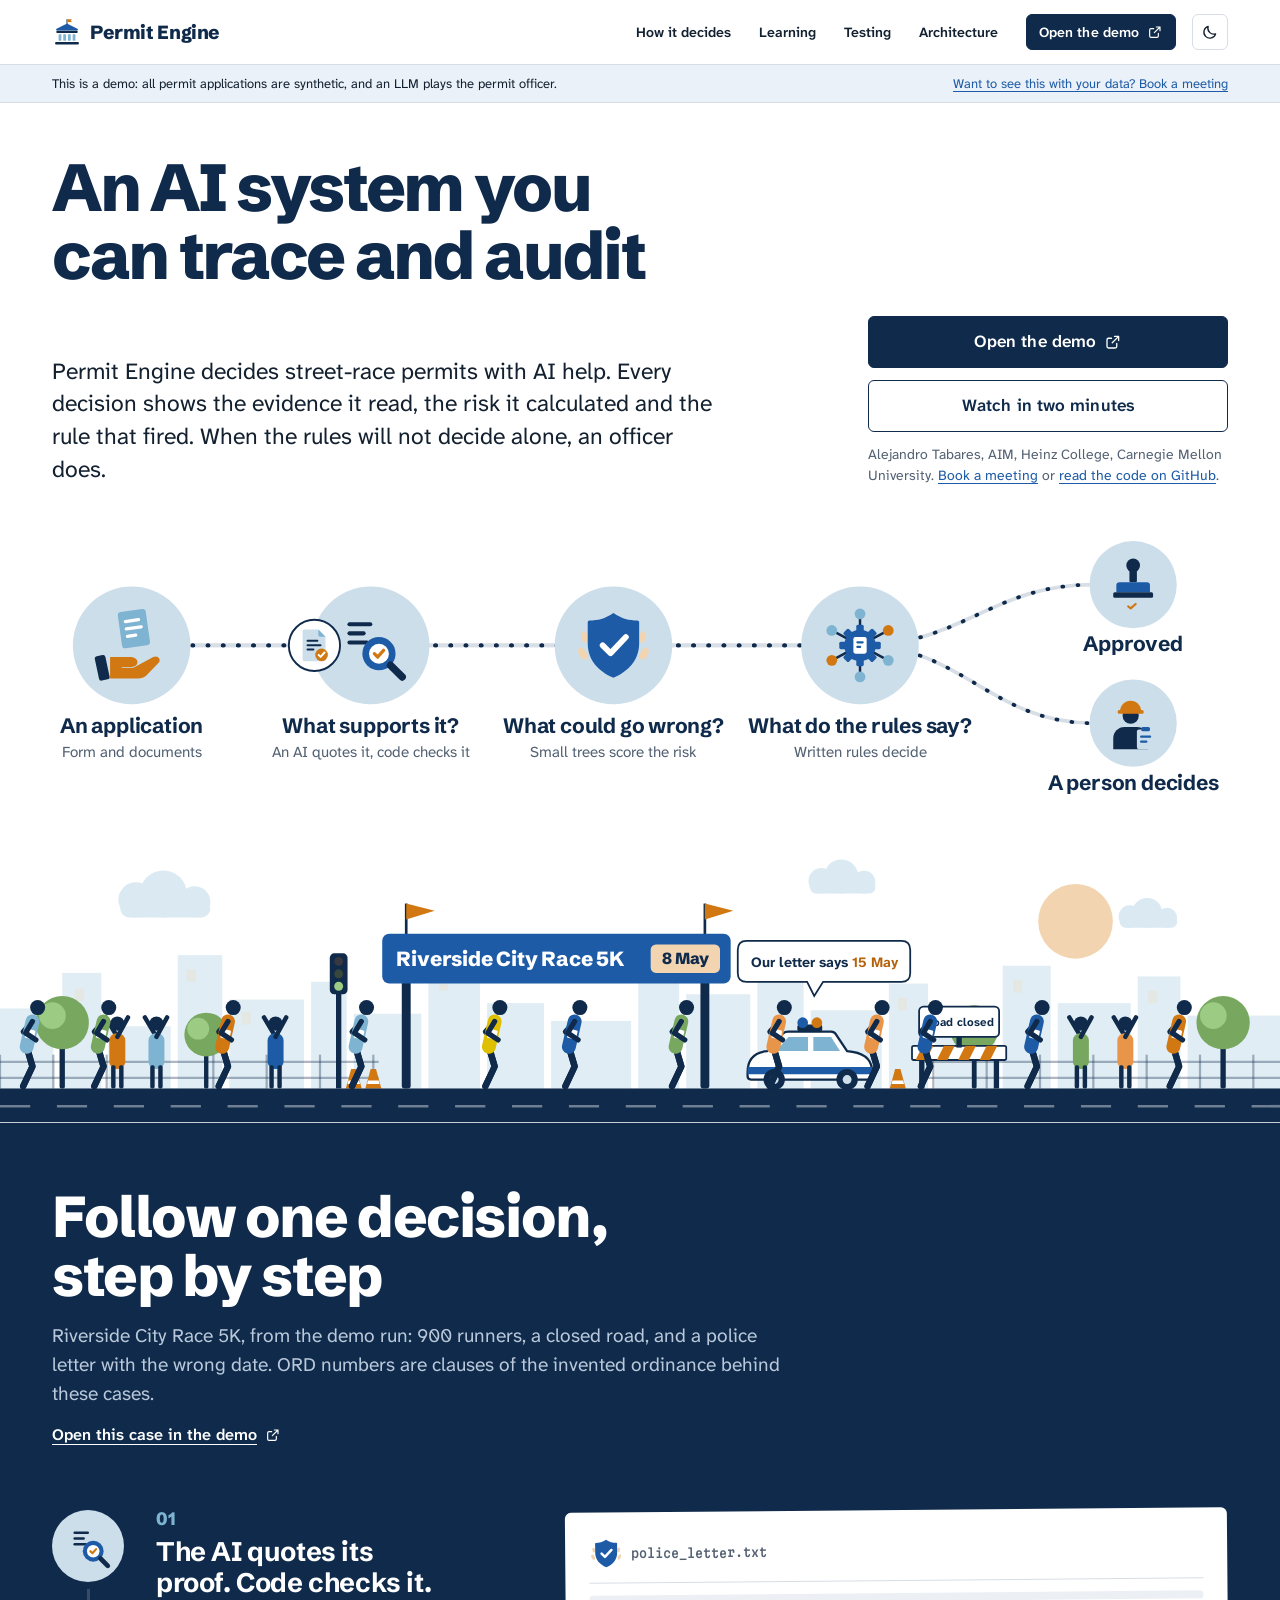
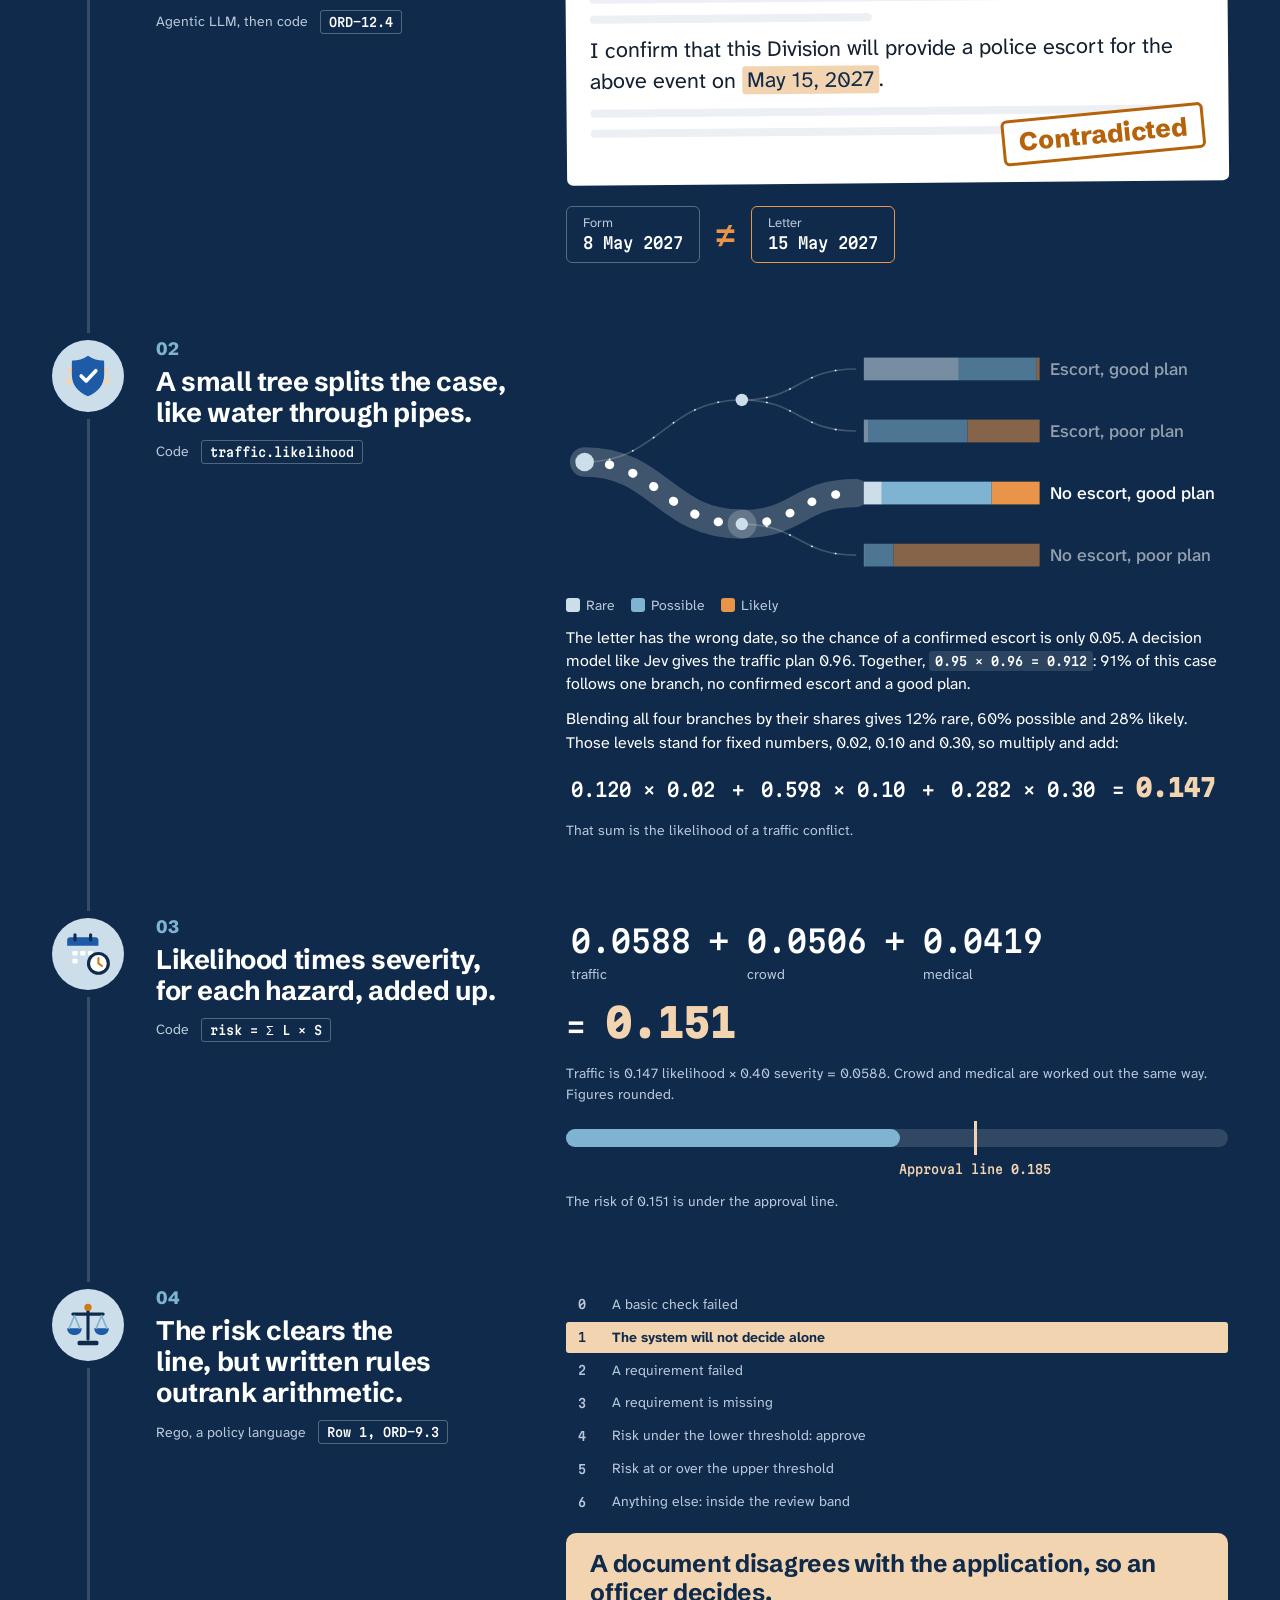
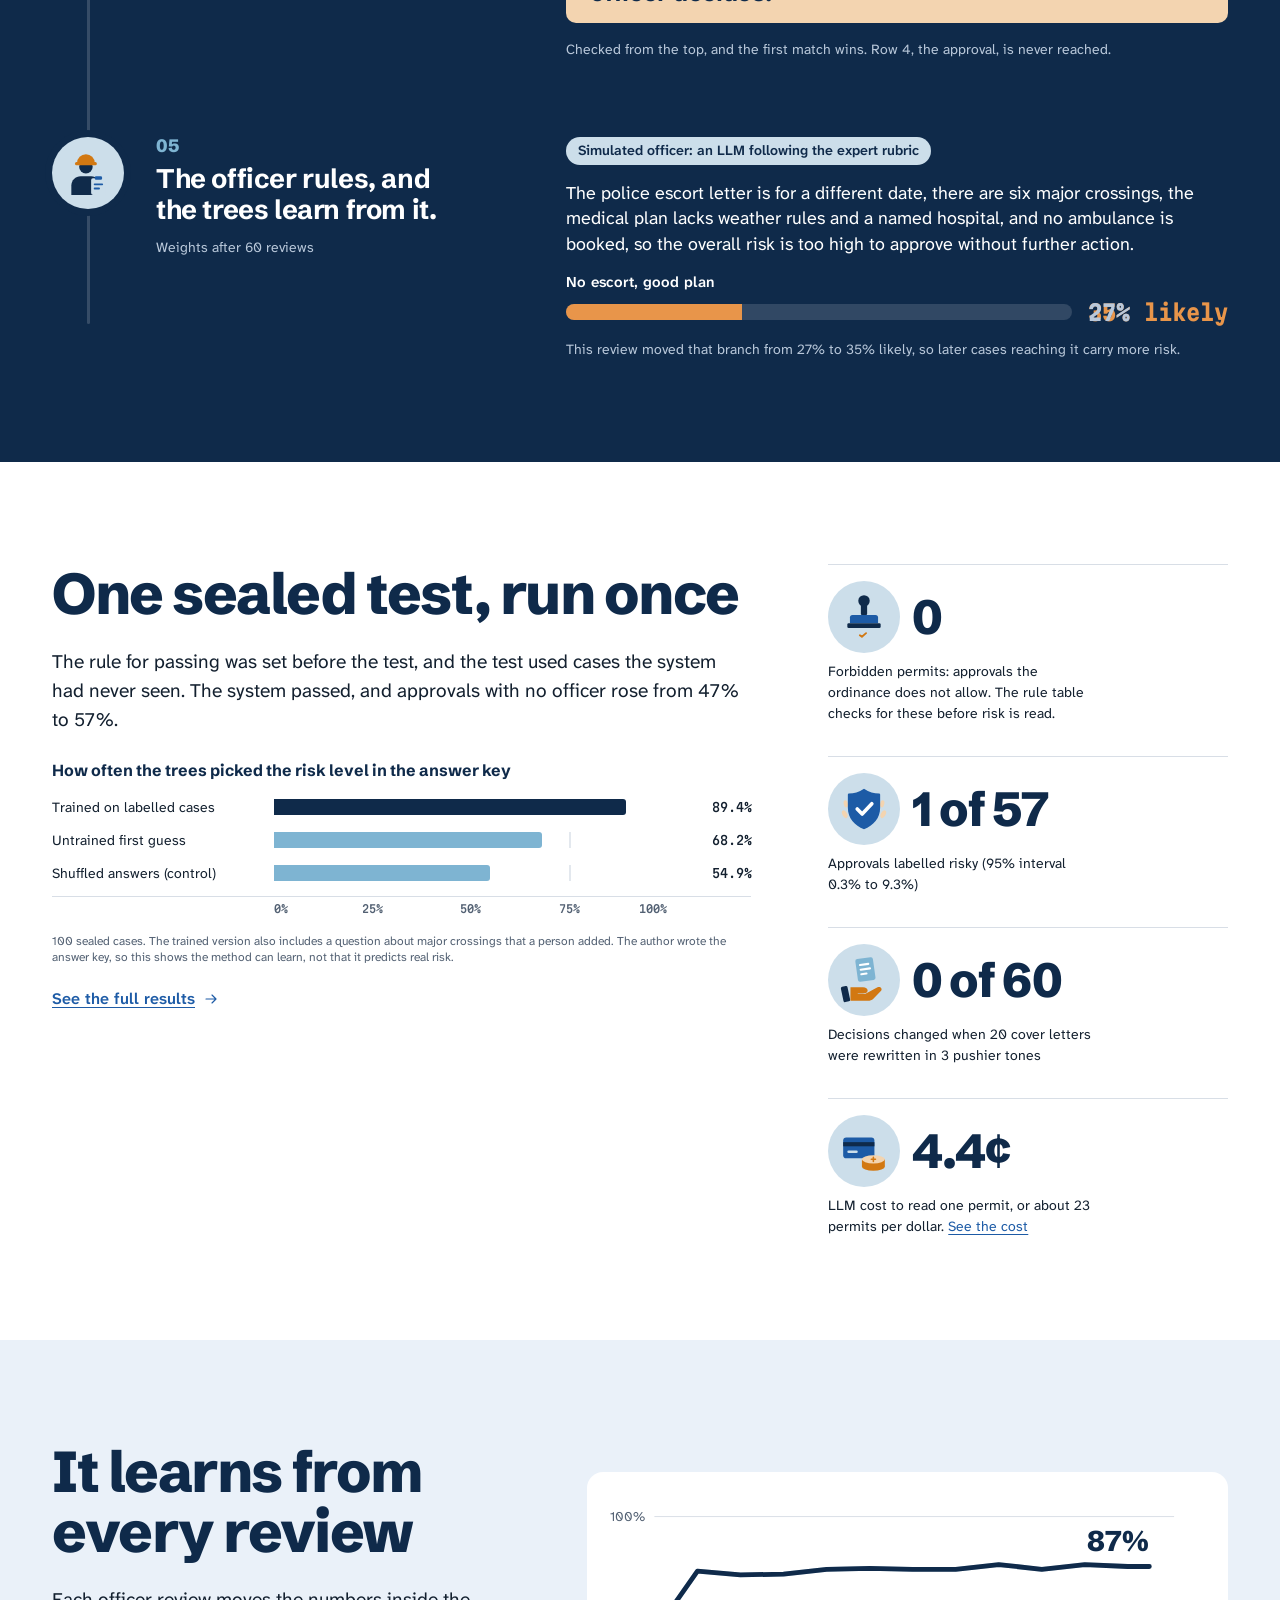
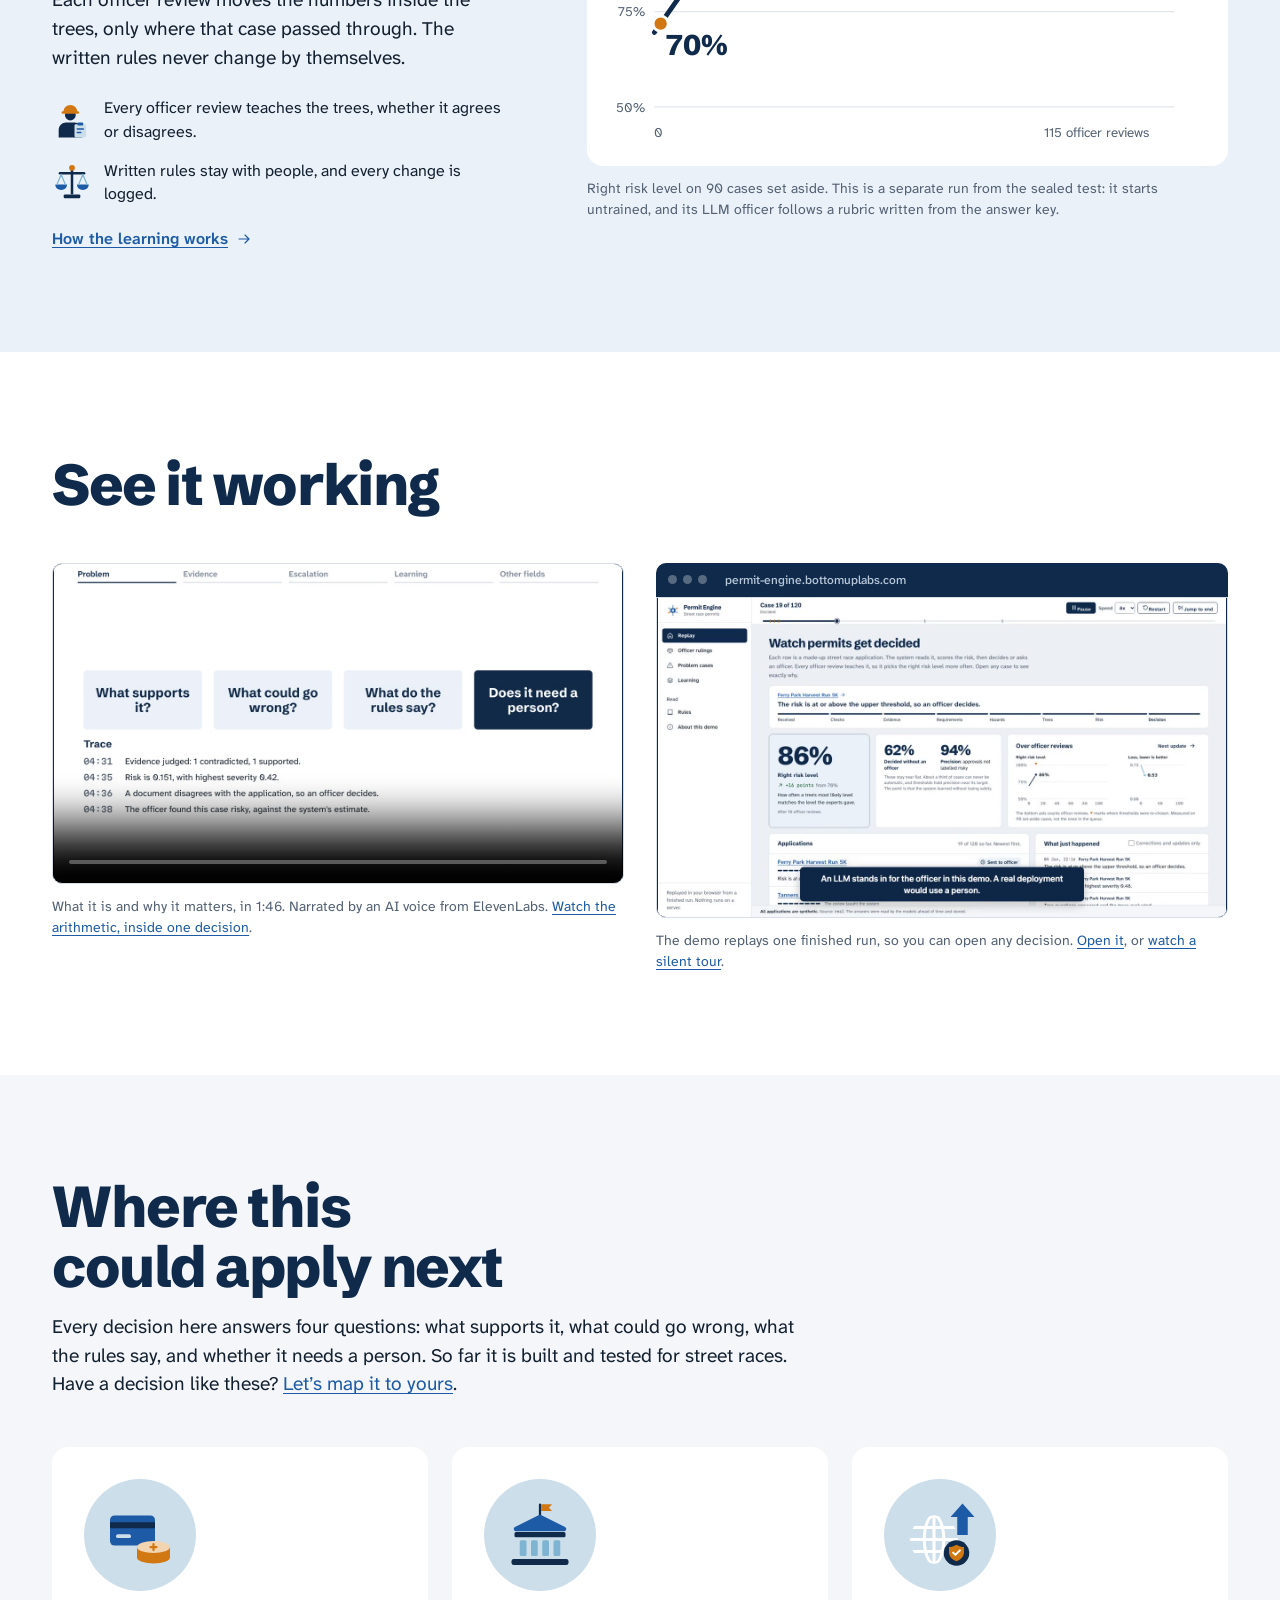
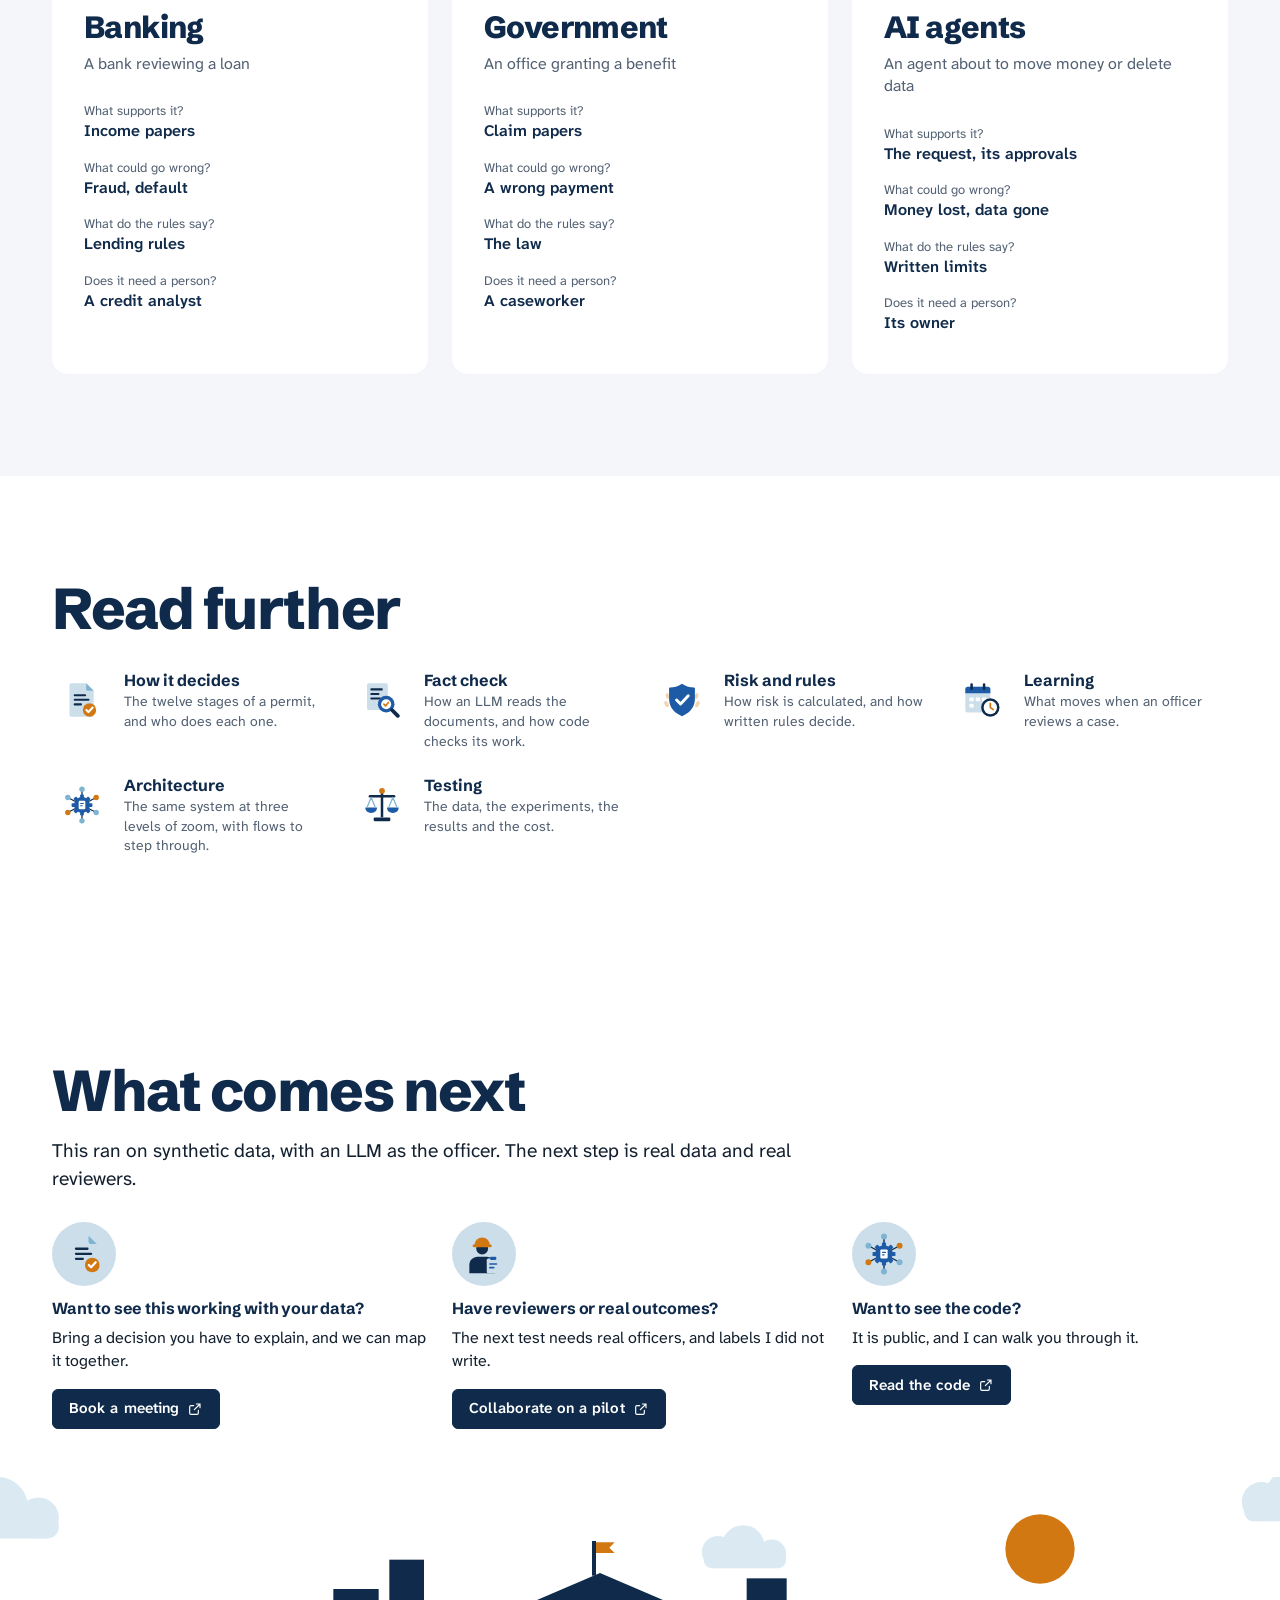
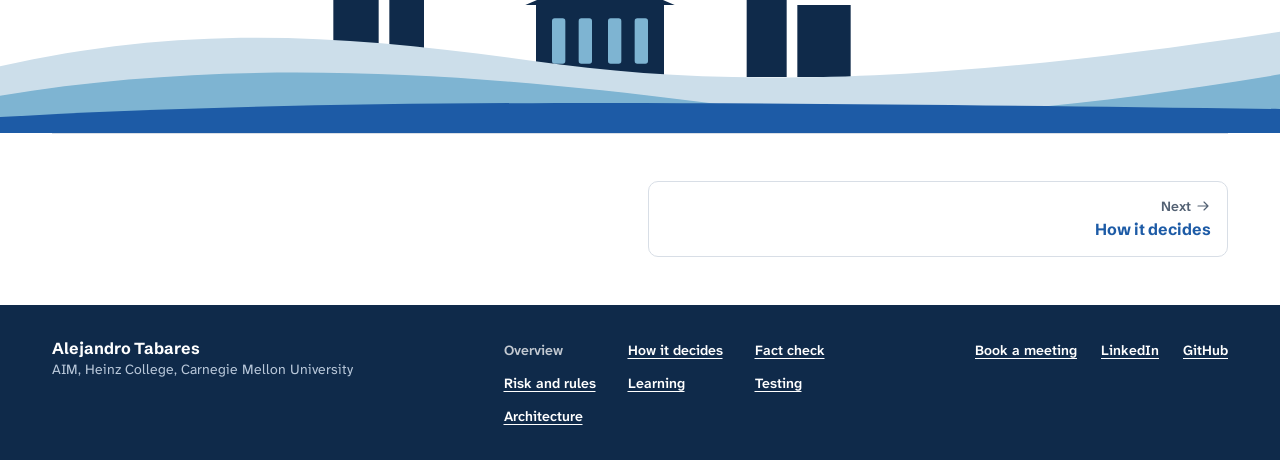
<file: index.html>
<!doctype html>
<html lang="en" data-theme="light"><head><meta charSet="utf-8"/><meta name="viewport" content="width=device-width, initial-scale=1, viewport-fit=cover"/><title>Permit Engine: an AI system you can trace and audit</title><link rel="icon" href="data:image/svg+xml,%3Csvg%20xmlns%3D%22http%3A%2F%2Fwww.w3.org%2F2000%2Fsvg%22%20viewBox%3D%220%200%2032%2032%22%3E%3Crect%20width%3D%2232%22%20height%3D%2232%22%20rx%3D%227%22%20fill%3D%22%230f2a4a%22%2F%3E%3Cpath%20d%3D%22M6%2013%2016%207l10%206v2H6z%22%20fill%3D%22%237eb4d2%22%2F%3E%3Cpath%20d%3D%22M9%2016h3v8H9zM14.500%2016h3v8h-3zM20%2016h3v8h-3z%22%20fill%3D%22%23fff%22%2F%3E%3Crect%20x%3D%226%22%20y%3D%2225%22%20width%3D%2220%22%20height%3D%222%22%20rx%3D%221%22%20fill%3D%22%23e8954a%22%2F%3E%3C%2Fsvg%3E"/><meta name="description" content="An AI system you can trace and audit, for event permits. Every decision shows the evidence it read, the risk it calculated and the rule that fired."/><meta name="author" content="Alejandro Tabares"/><script>(function(){try{var t=localStorage.getItem('pe-theme');if(t)document.documentElement.setAttribute('data-theme',t)}catch(e){}})();</script><link rel="stylesheet" href="./assets/fonts/fonts.css"/><link rel="stylesheet" href="./assets/permit-engine.css"/><link rel="stylesheet" href="./assets/site.css"/></head><body class="pe-app site"><a class="site-skip" href="#main">Skip to content</a><header class="site-hd"><div class="site-wrap site-hd__row"><a class="site-brand" href="./"><svg width="30" height="30" viewBox="0 0 96 96" aria-hidden="true" focusable="false"><rect x="46.5" y="6" width="3" height="18" rx="1.5" fill="#0F2A4A"></rect><path d="M49.5 7H64l-4 4.5 4 4.5H49.5z" fill="#D27812"></path><path d="M48 24 80 40H16z" fill="#1D5BA6" stroke="#1D5BA6" stroke-width="6" stroke-linejoin="round"></path><rect x="14" y="44" width="68" height="7" rx="2" fill="#0F2A4A"></rect><rect x="21" y="55" width="9" height="21" rx="2" fill="#7EB4D2"></rect><rect x="36" y="55" width="9" height="21" rx="2" fill="#7EB4D2"></rect><rect x="51" y="55" width="9" height="21" rx="2" fill="#7EB4D2"></rect><rect x="66" y="55" width="9" height="21" rx="2" fill="#7EB4D2"></rect><rect x="10" y="80" width="76" height="8" rx="3" fill="#0F2A4A"></rect></svg><span>Permit Engine</span></a><nav class="site-nav" aria-label="Site"><ul role="list"><li><a href="./how-it-decides.html">How it decides</a></li><li><a href="./learning.html">Learning</a></li><li><a href="./testing.html">Testing</a></li><li><a href="./architecture.html">Architecture</a></li></ul></nav><a class="pe-button site-btn site-hd__cta" href="https://permit-engine.bottomuplabs.com">Open the demo <svg width="16" height="16" viewBox="0 0 24 24" fill="none" stroke="currentColor" stroke-width="1.75" stroke-linecap="round" stroke-linejoin="round" aria-hidden="true" focusable="false"><path d="M14 4.5h5.5V10M19.5 4.5 11 13M17 14v4a2 2 0 0 1-2 2H6a2 2 0 0 1-2-2V9a2 2 0 0 1 2-2h4"></path></svg></a><button type="button" id="theme-toggle" class="site-theme" aria-pressed="false"><svg width="18" height="18" viewBox="0 0 24 24" fill="none" stroke="currentColor" stroke-width="1.75" stroke-linecap="round" stroke-linejoin="round" aria-hidden="true" focusable="false"><path d="M19.5 14.5A8 8 0 0 1 9.5 4.5a8 8 0 1 0 10 10z"></path></svg><span class="site-theme__label">Dark theme</span></button></div></header><p class="site-banner"><span class="site-wrap site-banner__row"><span>This is a demo: all permit applications are synthetic, and an LLM plays the permit officer.</span><a href="https://calendar.app.google/rUw9AdmyMUywj2jx6">Want to see this with your data? Book a meeting</a></span></p><main id="main" class="site-main"><div class="lp"><section class="lp-hero" aria-labelledby="page-title"><div class="site-wrap"><h1 id="page-title" class="lp-title">An AI system you can trace and audit</h1><div class="lp-hero__row"><div><p class="lp-lead lp-lead--hero">Permit Engine decides street-race permits with AI help. Every decision shows the evidence it read, the risk it calculated and the rule that fired. When the rules will not decide alone, an officer does.</p></div><div class="lp-hero__cta"><a class="pe-button site-btn lp-cta" href="https://permit-engine.bottomuplabs.com">Open the demo <svg width="18" height="18" viewBox="0 0 24 24" fill="none" stroke="currentColor" stroke-width="1.75" stroke-linecap="round" stroke-linejoin="round" aria-hidden="true" focusable="false"><path d="M14 4.5h5.5V10M19.5 4.5 11 13M17 14v4a2 2 0 0 1-2 2H6a2 2 0 0 1-2-2V9a2 2 0 0 1 2-2h4"></path></svg></a><a class="pe-button site-btn site-btn--secondary lp-cta" href="#watch">Watch in two minutes</a><p class="pe-small lp-hero__who">Alejandro Tabares, AIM, Heinz College, Carnegie Mellon University. <a href="https://calendar.app.google/rUw9AdmyMUywj2jx6">Book a meeting</a> or <a href="https://github.com/puedesleerlo/permit-engine-core">read the code on GitHub</a>.</p></div></div><svg class="lp-machine lp-machine--wide" viewBox="0 0 1240 310" role="img" aria-label="An application passes through three questions and written rules. One is approved. The next goes to an officer."><path d="M84 128 L852 128 C 960 128 990 64 1098 64" class="lp-track"></path><path d="M84 128 L852 128 C 960 128 990 210 1098 210" class="lp-track"></path><path d="M84 128 L852 128 C 960 128 990 64 1098 64" class="lp-track lp-track--flow"></path><path d="M84 128 L852 128 C 960 128 990 210 1098 210" class="lp-track lp-track--flow"></path><g><g><circle cx="84" cy="128" r="62" class="lp-ring" opacity="0"><animate attributeName="opacity" dur="16s" repeatCount="indefinite" keyTimes="0;0.006;0.01;0.08;0.506;0.51;0.58;1" values="0;0;0.9;0;0;0.9;0;0"></animate><animate attributeName="r" dur="16s" repeatCount="indefinite" keyTimes="0;0.006;0.01;0.08;0.506;0.51;0.58;1" values="62;62;78;62;62;78;62;62"></animate></circle><circle cx="84" cy="128" r="62" class="lp-disc"></circle><g transform="translate(42 86)"><svg width="84" height="84" viewBox="0 0 96 96" aria-hidden="true" focusable="false"><g transform="rotate(-8 50 30)"><rect x="34" y="6" width="34" height="44" rx="4" fill="#7EB4D2"></rect><rect x="40" y="16" width="20" height="4" rx="2" fill="#FFFFFF"></rect><rect x="40" y="25" width="22" height="4" rx="2" fill="#FFFFFF"></rect><rect x="40" y="34" width="14" height="4" rx="2" fill="#FFFFFF"></rect></g><rect x="6" y="60" width="13" height="30" rx="3" transform="rotate(-12 12.5 75)" fill="#0F2A4A"></rect><path d="M22 62h24c5.5 0 9 2.6 9 6.2S51.5 74 46 74H36v1h14l24-13c5-2.6 10 2.4 6.8 6.6L66 84c-3 2.6-6.4 4-10.4 4H22z" fill="#D27812"></path></svg></g></g><text x="84" y="220" text-anchor="middle" class="lp-machine__t">An application</text><text x="84" y="246" text-anchor="middle" class="lp-machine__w">Form and documents</text></g><g><g><circle cx="336" cy="128" r="62" class="lp-ring" opacity="0"><animate attributeName="opacity" dur="16s" repeatCount="indefinite" keyTimes="0;0.105;0.109;0.179;0.605;0.609;0.679;1" values="0;0;0.9;0;0;0.9;0;0"></animate><animate attributeName="r" dur="16s" repeatCount="indefinite" keyTimes="0;0.105;0.109;0.179;0.605;0.609;0.679;1" values="62;62;78;62;62;78;62;62"></animate></circle><circle cx="336" cy="128" r="62" class="lp-disc"></circle><g transform="translate(294 86)"><svg width="84" height="84" viewBox="0 0 96 96" aria-hidden="true" focusable="false"><rect x="12" y="8" width="50" height="64" rx="4" fill="#CCDEEA"></rect><rect x="20" y="20" width="30" height="5" rx="2.5" fill="#0F2A4A"></rect><rect x="20" y="31" width="22" height="5" rx="2.5" fill="#0F2A4A"></rect><rect x="20" y="42" width="26" height="5" rx="2.5" fill="#0F2A4A"></rect><circle cx="58" cy="58" r="20" fill="#1D5BA6"></circle><circle cx="58" cy="58" r="12" fill="#FFFFFF"></circle><path d="M52.5 58l4 4 7-8" fill="none" stroke="#D27812" stroke-width="4" stroke-linecap="round" stroke-linejoin="round"></path><path d="M72 72l14 14" stroke="#0F2A4A" stroke-width="9" stroke-linecap="round"></path></svg></g></g><text x="336" y="220" text-anchor="middle" class="lp-machine__t">What supports it?</text><text x="336" y="246" text-anchor="middle" class="lp-machine__w">An AI quotes it, code checks it</text></g><g><g><circle cx="592" cy="128" r="62" class="lp-ring" opacity="0"><animate attributeName="opacity" dur="16s" repeatCount="indefinite" keyTimes="0;0.213;0.217;0.287;0.713;0.717;0.787;1" values="0;0;0.9;0;0;0.9;0;0"></animate><animate attributeName="r" dur="16s" repeatCount="indefinite" keyTimes="0;0.213;0.217;0.287;0.713;0.717;0.787;1" values="62;62;78;62;62;78;62;62"></animate></circle><circle cx="592" cy="128" r="62" class="lp-disc"></circle><g transform="translate(550 86)"><svg width="84" height="84" viewBox="0 0 96 96" aria-hidden="true" focusable="false"><ellipse cx="11" cy="58" rx="4.5" ry="8" transform="rotate(-28 11 58)" fill="#F3D4B0"></ellipse><ellipse cx="13" cy="38" rx="4" ry="7" transform="rotate(-12 13 38)" fill="#F3D4B0"></ellipse><ellipse cx="85" cy="58" rx="4.5" ry="8" transform="rotate(28 85 58)" fill="#F3D4B0"></ellipse><ellipse cx="83" cy="38" rx="4" ry="7" transform="rotate(12 83 38)" fill="#F3D4B0"></ellipse><path d="M48 9c10 7 19 9 29 9a2 2 0 0 1 2 2v25c0 21-13 34-31 42C30 79 17 66 17 45V20a2 2 0 0 1 2-2c10 0 19-2 29-9z" fill="#1D5BA6"></path><path d="M35 48l9.5 9.5L63 38" fill="none" stroke="#FFFFFF" stroke-width="7" stroke-linecap="round" stroke-linejoin="round"></path></svg></g></g><text x="592" y="220" text-anchor="middle" class="lp-machine__t">What could go wrong?</text><text x="592" y="246" text-anchor="middle" class="lp-machine__w">Small trees score the risk</text></g><g><g><circle cx="852" cy="128" r="62" class="lp-ring" opacity="0"><animate attributeName="opacity" dur="16s" repeatCount="indefinite" keyTimes="0;0.322;0.326;0.396;0.822;0.826;0.896;1" values="0;0;0.9;0;0;0.9;0;0"></animate><animate attributeName="r" dur="16s" repeatCount="indefinite" keyTimes="0;0.322;0.326;0.396;0.822;0.826;0.896;1" values="62;62;78;62;62;78;62;62"></animate></circle><circle cx="852" cy="128" r="62" class="lp-disc"></circle><g transform="translate(810 86)"><svg width="84" height="84" viewBox="0 0 96 96" aria-hidden="true" focusable="false"><g stroke="#0F2A4A" stroke-width="3" fill="none" stroke-linecap="round"><path d="M48 48V10M48 48l34-18M48 48l34 18M48 48v38M48 48L14 66M48 48L14 30"></path></g><circle cx="48" cy="10" r="6.5" fill="#7EB4D2"></circle><circle cx="82" cy="30" r="6.5" fill="#D27812"></circle><circle cx="82" cy="66" r="6.5" fill="#7EB4D2"></circle><circle cx="48" cy="86" r="6.5" fill="#7EB4D2"></circle><circle cx="14" cy="66" r="6.5" fill="#D27812"></circle><circle cx="14" cy="30" r="6.5" fill="#7EB4D2"></circle><g fill="#1D5BA6"><circle cx="48" cy="48" r="19"></circle><rect x="43.5" y="23" width="9" height="10" rx="2"></rect><rect x="43.5" y="23" width="9" height="10" rx="2" transform="rotate(45 48 48)"></rect><rect x="43.5" y="23" width="9" height="10" rx="2" transform="rotate(90 48 48)"></rect><rect x="43.5" y="23" width="9" height="10" rx="2" transform="rotate(135 48 48)"></rect><rect x="43.5" y="23" width="9" height="10" rx="2" transform="rotate(180 48 48)"></rect><rect x="43.5" y="23" width="9" height="10" rx="2" transform="rotate(225 48 48)"></rect><rect x="43.5" y="23" width="9" height="10" rx="2" transform="rotate(270 48 48)"></rect><rect x="43.5" y="23" width="9" height="10" rx="2" transform="rotate(315 48 48)"></rect></g><rect x="40" y="38" width="16" height="20" rx="2.5" fill="#FFFFFF"></rect><rect x="43.5" y="43" width="9" height="2.6" rx="1.3" fill="#1D5BA6"></rect><rect x="43.5" y="48.5" width="6" height="2.6" rx="1.3" fill="#1D5BA6"></rect></svg></g></g><text x="852" y="220" text-anchor="middle" class="lp-machine__t">What do the rules say?</text><text x="852" y="246" text-anchor="middle" class="lp-machine__w">Written rules decide</text></g><g><circle cx="1140" cy="64" r="46" class="lp-ring" opacity="0"><animate attributeName="opacity" dur="16s" repeatCount="indefinite" keyTimes="0;0.4335;0.4375;0.5075;1" values="0;0;0.9;0;0"></animate><animate attributeName="r" dur="16s" repeatCount="indefinite" keyTimes="0;0.4335;0.4375;0.5075;1" values="46;46;62;46;46"></animate></circle><circle cx="1140" cy="64" r="46" class="lp-disc"></circle><g transform="translate(1108.5 32.5)"><svg width="63" height="63" viewBox="0 0 96 96" aria-hidden="true" focusable="false"><circle cx="48" cy="17" r="11" fill="#0F2A4A"></circle><rect x="42" y="24" width="12" height="20" rx="2" fill="#0F2A4A"></rect><path d="M26 44h44a5 5 0 0 1 5 5v11H21V49a5 5 0 0 1 5-5z" fill="#1D5BA6"></path><rect x="16" y="60" width="64" height="9" rx="2.5" fill="#0F2A4A"></rect><rect x="18" y="78" width="60" height="10" rx="5" fill="#CCDEEA"></rect><path d="M40 83l4 3 8-7" fill="none" stroke="#D27812" stroke-width="3.5" stroke-linecap="round" stroke-linejoin="round"></path></svg></g></g><text x="1140" y="134" text-anchor="middle" class="lp-machine__t">Approved</text><g><circle cx="1140" cy="210" r="46" class="lp-ring" opacity="0"><animate attributeName="opacity" dur="16s" repeatCount="indefinite" keyTimes="0;0.9335;0.9375;0.999;1" values="0;0;0.9;0;0"></animate><animate attributeName="r" dur="16s" repeatCount="indefinite" keyTimes="0;0.9335;0.9375;0.999;1" values="46;46;62;46;46"></animate></circle><circle cx="1140" cy="210" r="46" class="lp-disc"></circle><g transform="translate(1108.5 178.5)"><svg width="63" height="63" viewBox="0 0 96 96" aria-hidden="true" focusable="false"><circle cx="44" cy="36" r="13" fill="#0F2A4A"></circle><path d="M27 29a17 17 0 0 1 34 0z" fill="#D27812"></path><rect x="23" y="27" width="42" height="6" rx="3" fill="#D27812"></rect><path d="M16 90V72c0-10 8-18 18-18h20c10 0 18 8 18 18v18z" fill="#0F2A4A"></path><rect x="54" y="58" width="28" height="32" rx="3.5" fill="#CCDEEA"></rect><rect x="61" y="54" width="14" height="7" rx="2.5" fill="#1D5BA6"></rect><rect x="59" y="68" width="18" height="3.5" rx="1.75" fill="#1D5BA6"></rect><rect x="59" y="76" width="12" height="3.5" rx="1.75" fill="#1D5BA6"></rect></svg></g></g><text x="1140" y="280" text-anchor="middle" class="lp-machine__t">A person decides</text><g class="lp-mover" opacity="0"><animate attributeName="opacity" dur="16s" repeatCount="indefinite" keyTimes="0;0.02;0.4675;0.4875;1" values="0;1;1;0;0"></animate><animateMotion dur="16s" repeatCount="indefinite" path="M84 128 L852 128 C 960 128 990 64 1098 64" keyPoints="0;0;1;1" keyTimes="0;0;0.4375;1" calcMode="linear"></animateMotion><circle r="27" class="lp-mover__ground"></circle><g transform="translate(-20 -20)"><svg width="40" height="40" viewBox="0 0 96 96" aria-hidden="true" focusable="false"><path d="M22 8h36l18 18v58a4 4 0 0 1-4 4H22a4 4 0 0 1-4-4V12a4 4 0 0 1 4-4z" fill="#CCDEEA"></path><path d="M58 8v14a4 4 0 0 0 4 4h14z" fill="#7EB4D2"></path><rect x="28" y="34" width="30" height="5" rx="2.5" fill="#0F2A4A"></rect><rect x="28" y="45" width="38" height="5" rx="2.5" fill="#0F2A4A"></rect><rect x="28" y="56" width="20" height="5" rx="2.5" fill="#0F2A4A"></rect><circle cx="66" cy="72" r="16" fill="#D27812"></circle><path d="M58.5 72l5 5 10-11" fill="none" stroke="#FFFFFF" stroke-width="5" stroke-linecap="round" stroke-linejoin="round"></path></svg></g></g><g class="lp-mover" opacity="0"><animate attributeName="opacity" dur="16s" repeatCount="indefinite" keyTimes="0;0.5;0.52;0.9675;0.9875;1" values="0;0;1;1;0;0"></animate><animateMotion dur="16s" repeatCount="indefinite" path="M84 128 L852 128 C 960 128 990 210 1098 210" keyPoints="0;0;1;1" keyTimes="0;0.5;0.9375;1" calcMode="linear"></animateMotion><circle r="27" class="lp-mover__ground"></circle><g transform="translate(-20 -20)"><svg width="40" height="40" viewBox="0 0 96 96" aria-hidden="true" focusable="false"><path d="M22 8h36l18 18v58a4 4 0 0 1-4 4H22a4 4 0 0 1-4-4V12a4 4 0 0 1 4-4z" fill="#CCDEEA"></path><path d="M58 8v14a4 4 0 0 0 4 4h14z" fill="#7EB4D2"></path><rect x="28" y="34" width="30" height="5" rx="2.5" fill="#0F2A4A"></rect><rect x="28" y="45" width="38" height="5" rx="2.5" fill="#0F2A4A"></rect><rect x="28" y="56" width="20" height="5" rx="2.5" fill="#0F2A4A"></rect><circle cx="66" cy="72" r="16" fill="#D27812"></circle><path d="M58.5 72l5 5 10-11" fill="none" stroke="#FFFFFF" stroke-width="5" stroke-linecap="round" stroke-linejoin="round"></path></svg></g></g><g class="lp-pop" opacity="0"><animate attributeName="opacity" dur="16s" repeatCount="indefinite" keyTimes="0;0.4325;0.4475;0.5375;0.5495;1" values="0;0;1;1;0;0"></animate><text x="1140" y="158" text-anchor="middle">Clean evidence, low risk</text></g><g class="lp-pop" opacity="0"><animate attributeName="opacity" dur="16s" repeatCount="indefinite" keyTimes="0;0.9325;0.9475;0.995;0.999;1" values="0;0;1;1;0;0"></animate><text x="1140" y="304" text-anchor="middle">With the reason attached</text></g></svg><svg class="lp-machine lp-machine--tall" viewBox="0 0 360 830" role="img" aria-label="An application passes through three questions and written rules. One is approved. The next goes to an officer."><path d="M66 62 L66 518 C 66 590 66 620 66 660" class="lp-track"></path><path d="M66 62 L66 518 C 66 600 244 590 244 660" class="lp-track"></path><path d="M66 62 L66 518 C 66 590 66 620 66 660" class="lp-track lp-track--flow"></path><path d="M66 62 L66 518 C 66 600 244 590 244 660" class="lp-track lp-track--flow"></path><g><g><circle cx="66" cy="62" r="50" class="lp-ring" opacity="0"><animate attributeName="opacity" dur="16s" repeatCount="indefinite" keyTimes="0;0.006;0.01;0.08;0.506;0.51;0.58;1" values="0;0;0.9;0;0;0.9;0;0"></animate><animate attributeName="r" dur="16s" repeatCount="indefinite" keyTimes="0;0.006;0.01;0.08;0.506;0.51;0.58;1" values="50;50;66;50;50;66;50;50"></animate></circle><circle cx="66" cy="62" r="50" class="lp-disc"></circle><g transform="translate(32 28)"><svg width="68" height="68" viewBox="0 0 96 96" aria-hidden="true" focusable="false"><g transform="rotate(-8 50 30)"><rect x="34" y="6" width="34" height="44" rx="4" fill="#7EB4D2"></rect><rect x="40" y="16" width="20" height="4" rx="2" fill="#FFFFFF"></rect><rect x="40" y="25" width="22" height="4" rx="2" fill="#FFFFFF"></rect><rect x="40" y="34" width="14" height="4" rx="2" fill="#FFFFFF"></rect></g><rect x="6" y="60" width="13" height="30" rx="3" transform="rotate(-12 12.5 75)" fill="#0F2A4A"></rect><path d="M22 62h24c5.5 0 9 2.6 9 6.2S51.5 74 46 74H36v1h14l24-13c5-2.6 10 2.4 6.8 6.6L66 84c-3 2.6-6.4 4-10.4 4H22z" fill="#D27812"></path></svg></g></g><text x="134" y="58" class="lp-machine__t lp-machine__t--s">An application</text><foreignObject x="134" y="68" width="224" height="60"><p class="lp-machine__fo">Form and documents</p></foreignObject></g><g><g><circle cx="66" cy="214" r="50" class="lp-ring" opacity="0"><animate attributeName="opacity" dur="16s" repeatCount="indefinite" keyTimes="0;0.105;0.109;0.179;0.605;0.609;0.679;1" values="0;0;0.9;0;0;0.9;0;0"></animate><animate attributeName="r" dur="16s" repeatCount="indefinite" keyTimes="0;0.105;0.109;0.179;0.605;0.609;0.679;1" values="50;50;66;50;50;66;50;50"></animate></circle><circle cx="66" cy="214" r="50" class="lp-disc"></circle><g transform="translate(32 180)"><svg width="68" height="68" viewBox="0 0 96 96" aria-hidden="true" focusable="false"><rect x="12" y="8" width="50" height="64" rx="4" fill="#CCDEEA"></rect><rect x="20" y="20" width="30" height="5" rx="2.5" fill="#0F2A4A"></rect><rect x="20" y="31" width="22" height="5" rx="2.5" fill="#0F2A4A"></rect><rect x="20" y="42" width="26" height="5" rx="2.5" fill="#0F2A4A"></rect><circle cx="58" cy="58" r="20" fill="#1D5BA6"></circle><circle cx="58" cy="58" r="12" fill="#FFFFFF"></circle><path d="M52.5 58l4 4 7-8" fill="none" stroke="#D27812" stroke-width="4" stroke-linecap="round" stroke-linejoin="round"></path><path d="M72 72l14 14" stroke="#0F2A4A" stroke-width="9" stroke-linecap="round"></path></svg></g></g><text x="134" y="210" class="lp-machine__t lp-machine__t--s">What supports it?</text><foreignObject x="134" y="220" width="224" height="60"><p class="lp-machine__fo">An AI quotes it, code checks it</p></foreignObject></g><g><g><circle cx="66" cy="366" r="50" class="lp-ring" opacity="0"><animate attributeName="opacity" dur="16s" repeatCount="indefinite" keyTimes="0;0.213;0.217;0.287;0.713;0.717;0.787;1" values="0;0;0.9;0;0;0.9;0;0"></animate><animate attributeName="r" dur="16s" repeatCount="indefinite" keyTimes="0;0.213;0.217;0.287;0.713;0.717;0.787;1" values="50;50;66;50;50;66;50;50"></animate></circle><circle cx="66" cy="366" r="50" class="lp-disc"></circle><g transform="translate(32 332)"><svg width="68" height="68" viewBox="0 0 96 96" aria-hidden="true" focusable="false"><ellipse cx="11" cy="58" rx="4.5" ry="8" transform="rotate(-28 11 58)" fill="#F3D4B0"></ellipse><ellipse cx="13" cy="38" rx="4" ry="7" transform="rotate(-12 13 38)" fill="#F3D4B0"></ellipse><ellipse cx="85" cy="58" rx="4.5" ry="8" transform="rotate(28 85 58)" fill="#F3D4B0"></ellipse><ellipse cx="83" cy="38" rx="4" ry="7" transform="rotate(12 83 38)" fill="#F3D4B0"></ellipse><path d="M48 9c10 7 19 9 29 9a2 2 0 0 1 2 2v25c0 21-13 34-31 42C30 79 17 66 17 45V20a2 2 0 0 1 2-2c10 0 19-2 29-9z" fill="#1D5BA6"></path><path d="M35 48l9.5 9.5L63 38" fill="none" stroke="#FFFFFF" stroke-width="7" stroke-linecap="round" stroke-linejoin="round"></path></svg></g></g><text x="134" y="362" class="lp-machine__t lp-machine__t--s">What could go wrong?</text><foreignObject x="134" y="372" width="224" height="60"><p class="lp-machine__fo">Small trees score the risk</p></foreignObject></g><g><g><circle cx="66" cy="518" r="50" class="lp-ring" opacity="0"><animate attributeName="opacity" dur="16s" repeatCount="indefinite" keyTimes="0;0.322;0.326;0.396;0.822;0.826;0.896;1" values="0;0;0.9;0;0;0.9;0;0"></animate><animate attributeName="r" dur="16s" repeatCount="indefinite" keyTimes="0;0.322;0.326;0.396;0.822;0.826;0.896;1" values="50;50;66;50;50;66;50;50"></animate></circle><circle cx="66" cy="518" r="50" class="lp-disc"></circle><g transform="translate(32 484)"><svg width="68" height="68" viewBox="0 0 96 96" aria-hidden="true" focusable="false"><g stroke="#0F2A4A" stroke-width="3" fill="none" stroke-linecap="round"><path d="M48 48V10M48 48l34-18M48 48l34 18M48 48v38M48 48L14 66M48 48L14 30"></path></g><circle cx="48" cy="10" r="6.5" fill="#7EB4D2"></circle><circle cx="82" cy="30" r="6.5" fill="#D27812"></circle><circle cx="82" cy="66" r="6.5" fill="#7EB4D2"></circle><circle cx="48" cy="86" r="6.5" fill="#7EB4D2"></circle><circle cx="14" cy="66" r="6.5" fill="#D27812"></circle><circle cx="14" cy="30" r="6.5" fill="#7EB4D2"></circle><g fill="#1D5BA6"><circle cx="48" cy="48" r="19"></circle><rect x="43.5" y="23" width="9" height="10" rx="2"></rect><rect x="43.5" y="23" width="9" height="10" rx="2" transform="rotate(45 48 48)"></rect><rect x="43.5" y="23" width="9" height="10" rx="2" transform="rotate(90 48 48)"></rect><rect x="43.5" y="23" width="9" height="10" rx="2" transform="rotate(135 48 48)"></rect><rect x="43.5" y="23" width="9" height="10" rx="2" transform="rotate(180 48 48)"></rect><rect x="43.5" y="23" width="9" height="10" rx="2" transform="rotate(225 48 48)"></rect><rect x="43.5" y="23" width="9" height="10" rx="2" transform="rotate(270 48 48)"></rect><rect x="43.5" y="23" width="9" height="10" rx="2" transform="rotate(315 48 48)"></rect></g><rect x="40" y="38" width="16" height="20" rx="2.5" fill="#FFFFFF"></rect><rect x="43.5" y="43" width="9" height="2.6" rx="1.3" fill="#1D5BA6"></rect><rect x="43.5" y="48.5" width="6" height="2.6" rx="1.3" fill="#1D5BA6"></rect></svg></g></g><text x="134" y="514" class="lp-machine__t lp-machine__t--s">What do the rules say?</text><foreignObject x="134" y="524" width="224" height="60"><p class="lp-machine__fo">Written rules decide</p></foreignObject></g><g><circle cx="66" cy="704" r="46" class="lp-ring" opacity="0"><animate attributeName="opacity" dur="16s" repeatCount="indefinite" keyTimes="0;0.4335;0.4375;0.5075;1" values="0;0;0.9;0;0"></animate><animate attributeName="r" dur="16s" repeatCount="indefinite" keyTimes="0;0.4335;0.4375;0.5075;1" values="46;46;62;46;46"></animate></circle><circle cx="66" cy="704" r="46" class="lp-disc"></circle><g transform="translate(34.5 672.5)"><svg width="63" height="63" viewBox="0 0 96 96" aria-hidden="true" focusable="false"><circle cx="48" cy="17" r="11" fill="#0F2A4A"></circle><rect x="42" y="24" width="12" height="20" rx="2" fill="#0F2A4A"></rect><path d="M26 44h44a5 5 0 0 1 5 5v11H21V49a5 5 0 0 1 5-5z" fill="#1D5BA6"></path><rect x="16" y="60" width="64" height="9" rx="2.5" fill="#0F2A4A"></rect><rect x="18" y="78" width="60" height="10" rx="5" fill="#CCDEEA"></rect><path d="M40 83l4 3 8-7" fill="none" stroke="#D27812" stroke-width="3.5" stroke-linecap="round" stroke-linejoin="round"></path></svg></g></g><text x="66" y="774" text-anchor="middle" class="lp-machine__t lp-machine__t--s">Approved</text><g><circle cx="244" cy="704" r="46" class="lp-ring" opacity="0"><animate attributeName="opacity" dur="16s" repeatCount="indefinite" keyTimes="0;0.9335;0.9375;0.999;1" values="0;0;0.9;0;0"></animate><animate attributeName="r" dur="16s" repeatCount="indefinite" keyTimes="0;0.9335;0.9375;0.999;1" values="46;46;62;46;46"></animate></circle><circle cx="244" cy="704" r="46" class="lp-disc"></circle><g transform="translate(212.5 672.5)"><svg width="63" height="63" viewBox="0 0 96 96" aria-hidden="true" focusable="false"><circle cx="44" cy="36" r="13" fill="#0F2A4A"></circle><path d="M27 29a17 17 0 0 1 34 0z" fill="#D27812"></path><rect x="23" y="27" width="42" height="6" rx="3" fill="#D27812"></rect><path d="M16 90V72c0-10 8-18 18-18h20c10 0 18 8 18 18v18z" fill="#0F2A4A"></path><rect x="54" y="58" width="28" height="32" rx="3.5" fill="#CCDEEA"></rect><rect x="61" y="54" width="14" height="7" rx="2.5" fill="#1D5BA6"></rect><rect x="59" y="68" width="18" height="3.5" rx="1.75" fill="#1D5BA6"></rect><rect x="59" y="76" width="12" height="3.5" rx="1.75" fill="#1D5BA6"></rect></svg></g></g><text x="244" y="774" text-anchor="middle" class="lp-machine__t lp-machine__t--s">A person decides</text><g class="lp-mover" opacity="0"><animate attributeName="opacity" dur="16s" repeatCount="indefinite" keyTimes="0;0.02;0.4675;0.4875;1" values="0;1;1;0;0"></animate><animateMotion dur="16s" repeatCount="indefinite" path="M66 62 L66 518 C 66 590 66 620 66 660" keyPoints="0;0;1;1" keyTimes="0;0;0.4375;1" calcMode="linear"></animateMotion><circle r="27" class="lp-mover__ground"></circle><g transform="translate(-20 -20)"><svg width="40" height="40" viewBox="0 0 96 96" aria-hidden="true" focusable="false"><path d="M22 8h36l18 18v58a4 4 0 0 1-4 4H22a4 4 0 0 1-4-4V12a4 4 0 0 1 4-4z" fill="#CCDEEA"></path><path d="M58 8v14a4 4 0 0 0 4 4h14z" fill="#7EB4D2"></path><rect x="28" y="34" width="30" height="5" rx="2.5" fill="#0F2A4A"></rect><rect x="28" y="45" width="38" height="5" rx="2.5" fill="#0F2A4A"></rect><rect x="28" y="56" width="20" height="5" rx="2.5" fill="#0F2A4A"></rect><circle cx="66" cy="72" r="16" fill="#D27812"></circle><path d="M58.5 72l5 5 10-11" fill="none" stroke="#FFFFFF" stroke-width="5" stroke-linecap="round" stroke-linejoin="round"></path></svg></g></g><g class="lp-mover" opacity="0"><animate attributeName="opacity" dur="16s" repeatCount="indefinite" keyTimes="0;0.5;0.52;0.9675;0.9875;1" values="0;0;1;1;0;0"></animate><animateMotion dur="16s" repeatCount="indefinite" path="M66 62 L66 518 C 66 600 244 590 244 660" keyPoints="0;0;1;1" keyTimes="0;0.5;0.9375;1" calcMode="linear"></animateMotion><circle r="27" class="lp-mover__ground"></circle><g transform="translate(-20 -20)"><svg width="40" height="40" viewBox="0 0 96 96" aria-hidden="true" focusable="false"><path d="M22 8h36l18 18v58a4 4 0 0 1-4 4H22a4 4 0 0 1-4-4V12a4 4 0 0 1 4-4z" fill="#CCDEEA"></path><path d="M58 8v14a4 4 0 0 0 4 4h14z" fill="#7EB4D2"></path><rect x="28" y="34" width="30" height="5" rx="2.5" fill="#0F2A4A"></rect><rect x="28" y="45" width="38" height="5" rx="2.5" fill="#0F2A4A"></rect><rect x="28" y="56" width="20" height="5" rx="2.5" fill="#0F2A4A"></rect><circle cx="66" cy="72" r="16" fill="#D27812"></circle><path d="M58.5 72l5 5 10-11" fill="none" stroke="#FFFFFF" stroke-width="5" stroke-linecap="round" stroke-linejoin="round"></path></svg></g></g></svg></div></section><div class="lp-race"><svg viewBox="0 0 1440 300" preserveAspectRatio="xMidYMax slice" role="img" aria-label="Runners pass under a banner for the Riverside City Race 5K on 8 May 2027. A police car waits by a closed road, with a letter that says 15 May 2027."><circle cx="1210" cy="74" r="42" fill="#f3d4b0"></circle><g class="lp-runner" style="--x:120px;animation-duration:150s;animation-delay:-20s"><g transform="translate(0 30) scale(1.1)" class="lp-cloud"><circle cx="30" cy="18" r="18"></circle><circle cx="58" cy="12" r="24"></circle><circle cx="90" cy="20" r="16"></circle><rect x="14" y="18" width="92" height="18" rx="9"></rect></g></g><g class="lp-runner" style="--x:900px;animation-duration:190s;animation-delay:-110s"><g transform="translate(0 14) scale(0.8)" class="lp-cloud"><circle cx="30" cy="18" r="18"></circle><circle cx="58" cy="12" r="24"></circle><circle cx="90" cy="20" r="16"></circle><rect x="14" y="18" width="92" height="18" rx="9"></rect></g></g><g class="lp-runner" style="--x:1250px;animation-duration:170s;animation-delay:-60s"><g transform="translate(0 56) scale(0.7)" class="lp-cloud"><circle cx="30" cy="18" r="18"></circle><circle cx="58" cy="12" r="24"></circle><circle cx="90" cy="20" r="16"></circle><rect x="14" y="18" width="92" height="18" rx="9"></rect></g></g><g class="lp-far"><rect x="0" y="172" width="60" height="90"></rect><rect x="70" y="132" width="44" height="130"></rect><rect x="122" y="192" width="70" height="70"></rect><rect x="200" y="112" width="50" height="150"></rect><rect x="258" y="162" width="84" height="100"></rect><rect x="350" y="142" width="40" height="120"></rect><rect x="398" y="178" width="76" height="84"></rect><rect x="482" y="122" width="58" height="140"></rect><rect x="548" y="166" width="64" height="96"></rect><rect x="620" y="186" width="90" height="76"></rect><rect x="718" y="134" width="46" height="128"></rect><rect x="772" y="156" width="72" height="106"></rect><rect x="852" y="106" width="52" height="156"></rect><rect x="912" y="174" width="80" height="88"></rect><rect x="1000" y="144" width="44" height="118"></rect><rect x="1052" y="188" width="68" height="74"></rect><rect x="1128" y="124" width="54" height="138"></rect><rect x="1190" y="166" width="82" height="96"></rect><rect x="1280" y="136" width="48" height="126"></rect><rect x="1336" y="180" width="104" height="82"></rect></g><rect x="210" y="128" width="10" height="14" fill="#f3d4b0" class="lp-lit" style="animation-delay:0s"></rect><rect x="272" y="176" width="10" height="14" fill="#f3d4b0" class="lp-lit" style="animation-delay:2.5s"></rect><rect x="494" y="138" width="10" height="14" fill="#f3d4b0" class="lp-lit" style="animation-delay:5s"></rect><rect x="864" y="122" width="10" height="14" fill="#f3d4b0" class="lp-lit" style="animation-delay:1.5s"></rect><rect x="1140" y="140" width="10" height="14" fill="#f3d4b0" class="lp-lit" style="animation-delay:3.5s"></rect><rect x="1292" y="152" width="10" height="14" fill="#f3d4b0" class="lp-lit" style="animation-delay:6s"></rect><rect x="84" y="150" width="10" height="14" fill="#f3d4b0" class="lp-lit" style="animation-delay:4.5s"></rect><rect x="1010" y="160" width="10" height="14" fill="#f3d4b0" class="lp-lit" style="animation-delay:7s"></rect><g transform="translate(70 262) scale(1)"><g class="lp-sway" style="animation-delay:0s"><rect x="-3" y="-52" width="6" height="52" rx="2" class="lp-figure"></rect><circle cx="0" cy="-74" r="30" fill="#78a860"></circle><circle cx="-11" cy="-82" r="15" fill="#9ccb84"></circle></g></g><g transform="translate(232 262) scale(0.82)"><g class="lp-sway" style="animation-delay:-2s"><rect x="-3" y="-52" width="6" height="52" rx="2" class="lp-figure"></rect><circle cx="0" cy="-74" r="30" fill="#78a860"></circle><circle cx="-11" cy="-82" r="15" fill="#9ccb84"></circle></g></g><g transform="translate(1096 262) scale(0.9)"><g class="lp-sway" style="animation-delay:-1s"><rect x="-3" y="-52" width="6" height="52" rx="2" class="lp-figure"></rect><circle cx="0" cy="-74" r="30" fill="#78a860"></circle><circle cx="-11" cy="-82" r="15" fill="#9ccb84"></circle></g></g><g transform="translate(1376 262) scale(1)"><g class="lp-sway" style="animation-delay:-3s"><rect x="-3" y="-52" width="6" height="52" rx="2" class="lp-figure"></rect><circle cx="0" cy="-74" r="30" fill="#78a860"></circle><circle cx="-11" cy="-82" r="15" fill="#9ccb84"></circle></g></g><g class="lp-rail"><path d="M0 232 H426 M0 250 H426 M1040 232 H1440 M1040 250 H1440"></path><path d="M0 224 V262"></path><path d="M60 224 V262"></path><path d="M120 224 V262"></path><path d="M180 224 V262"></path><path d="M240 224 V262"></path><path d="M300 224 V262"></path><path d="M360 224 V262"></path><path d="M420 224 V262"></path><path d="M1050 224 V262"></path><path d="M1110 224 V262"></path><path d="M1170 224 V262"></path><path d="M1230 224 V262"></path><path d="M1290 224 V262"></path><path d="M1350 224 V262"></path><path d="M1410 224 V262"></path></g><g transform="translate(132 262)"><path d="M0 -58 L-13 -80" class="lp-limb lp-limb--fan"></path><rect x="-9" y="-62" width="18" height="40" rx="8" fill="#d27812"></rect><rect x="-7" y="-26" width="5" height="26" rx="2" class="lp-figure"></rect><rect x="2" y="-26" width="5" height="26" rx="2" class="lp-figure"></rect><circle cx="0" cy="-73" r="8" class="lp-figure"></circle><g transform="translate(0 -58)"><g class="lp-wave" style="animation-delay:0s"><path d="M0 0 L12 -22" class="lp-limb lp-limb--fan"></path></g></g></g><g transform="translate(176 262)"><path d="M0 -58 L-13 -80" class="lp-limb lp-limb--fan"></path><rect x="-9" y="-62" width="18" height="40" rx="8" fill="#7eb4d2"></rect><rect x="-7" y="-26" width="5" height="26" rx="2" class="lp-figure"></rect><rect x="2" y="-26" width="5" height="26" rx="2" class="lp-figure"></rect><circle cx="0" cy="-73" r="8" class="lp-figure"></circle><g transform="translate(0 -58)"><g class="lp-wave" style="animation-delay:-0.7s"><path d="M0 0 L12 -22" class="lp-limb lp-limb--fan"></path></g></g></g><g transform="translate(310 262)"><path d="M0 -58 L-13 -80" class="lp-limb lp-limb--fan"></path><rect x="-9" y="-62" width="18" height="40" rx="8" fill="#1d5ba6"></rect><rect x="-7" y="-26" width="5" height="26" rx="2" class="lp-figure"></rect><rect x="2" y="-26" width="5" height="26" rx="2" class="lp-figure"></rect><circle cx="0" cy="-73" r="8" class="lp-figure"></circle><g transform="translate(0 -58)"><g class="lp-wave" style="animation-delay:-1.3s"><path d="M0 0 L12 -22" class="lp-limb lp-limb--fan"></path></g></g></g><g transform="translate(1216 262)"><path d="M0 -58 L-13 -80" class="lp-limb lp-limb--fan"></path><rect x="-9" y="-62" width="18" height="40" rx="8" fill="#78a860"></rect><rect x="-7" y="-26" width="5" height="26" rx="2" class="lp-figure"></rect><rect x="2" y="-26" width="5" height="26" rx="2" class="lp-figure"></rect><circle cx="0" cy="-73" r="8" class="lp-figure"></circle><g transform="translate(0 -58)"><g class="lp-wave" style="animation-delay:-0.4s"><path d="M0 0 L12 -22" class="lp-limb lp-limb--fan"></path></g></g></g><g transform="translate(1266 262)"><path d="M0 -58 L-13 -80" class="lp-limb lp-limb--fan"></path><rect x="-9" y="-62" width="18" height="40" rx="8" fill="#e8954a"></rect><rect x="-7" y="-26" width="5" height="26" rx="2" class="lp-figure"></rect><rect x="2" y="-26" width="5" height="26" rx="2" class="lp-figure"></rect><circle cx="0" cy="-73" r="8" class="lp-figure"></circle><g transform="translate(0 -58)"><g class="lp-wave" style="animation-delay:-1s"><path d="M0 0 L12 -22" class="lp-limb lp-limb--fan"></path></g></g></g><g><rect x="452" y="92" width="10" height="170" rx="3" class="lp-figure"></rect><rect x="788" y="92" width="10" height="170" rx="3" class="lp-figure"></rect><path d="M457 92 V54" class="lp-pole"></path><path d="M793 92 V54" class="lp-pole"></path><path d="M457 54 L489 62 L457 72 Z" fill="#d27812" class="lp-flag"></path><path d="M793 54 L825 62 L793 72 Z" fill="#d27812" class="lp-flag" style="animation-delay:-1.1s"></path><rect x="430" y="88" width="392" height="56" rx="8" fill="#1d5ba6"></rect><text x="446" y="124" class="lp-race__title">Riverside City Race 5K</text><rect x="732" y="100" width="78" height="32" rx="6" fill="#f3d4b0"></rect><text x="771" y="122" text-anchor="middle" class="lp-race__date">8 May</text></g><g transform="translate(835 262)"><g><path d="M6 -18 Q6 -40 28 -42 L46 -62 Q48 -64 52 -64 H100 Q104 -64 106 -60 L118 -42 Q144 -40 146 -22 V-14 Q146 -10 142 -10 H10 Q6 -10 6 -14 Z" fill="#ffffff" stroke="#0f2a4a" stroke-width="2.5"></path><path d="M6 -24 H146 V-16 H6 Z" fill="#1d5ba6"></path><path d="M52 -58 H74 V-42 H38 Z M80 -58 H100 L110 -42 H80 Z" fill="#7eb4d2"></path><circle cx="36" cy="-10" r="12" fill="#0f2a4a"></circle><circle cx="36" cy="-10" r="5" fill="#ccdeea"></circle><circle cx="118" cy="-10" r="12" fill="#0f2a4a"></circle><circle cx="118" cy="-10" r="5" fill="#ccdeea"></circle><rect x="62" y="-72" width="28" height="8" rx="3" fill="#0f2a4a"></rect><circle cx="68" cy="-74" r="6" fill="#1d5ba6" class="lp-siren"></circle><circle cx="84" cy="-74" r="6" fill="#d27812" class="lp-siren" style="animation-delay:-0.8s"></circle></g></g><g class="lp-bubble"><path d="M830 106 Q830 96 840 96 H1014 Q1024 96 1024 106 V132 Q1024 142 1014 142 H926 L916 158 L908 142 H840 Q830 142 830 132 Z" fill="#ffffff" stroke="#0f2a4a" stroke-width="2"></path><text x="927" y="125" text-anchor="middle" class="lp-race__say">Our letter says <tspan fill="#b5620b">15 May</tspan></text></g><g transform="translate(1030 262)"><g><rect x="4" y="-46" width="6" height="46" fill="#0f2a4a"></rect><rect x="88" y="-46" width="6" height="46" fill="#0f2a4a"></rect><rect x="-4" y="-48" width="106" height="16" rx="2" fill="#ffffff" stroke="#0f2a4a" stroke-width="2"></rect><path d="M0 -48 h12 l-8 16 h-12 z" transform="translate(8 0)" fill="#d27812"></path><path d="M24 -48 h12 l-8 16 h-12 z" transform="translate(8 0)" fill="#d27812"></path><path d="M48 -48 h12 l-8 16 h-12 z" transform="translate(8 0)" fill="#d27812"></path><path d="M72 -48 h12 l-8 16 h-12 z" transform="translate(8 0)" fill="#d27812"></path><rect x="4" y="-92" width="90" height="34" rx="5" fill="#ffffff" stroke="#0f2a4a" stroke-width="2"></rect><rect x="46" y="-58" width="6" height="12" fill="#0f2a4a"></rect><text x="49" y="-70" text-anchor="middle" class="lp-race__sign">Road closed</text></g></g><g transform="translate(378 262)"><g><rect x="0" y="-110" width="6" height="110" class="lp-figure"></rect><rect x="-7" y="-152" width="20" height="46" rx="5" fill="#0f2a4a"></rect><circle cx="3" cy="-143" r="5" fill="#d27812" class="lp-lamp lp-lamp--r"></circle><circle cx="3" cy="-129" r="5" fill="#dec000" class="lp-lamp lp-lamp--a"></circle><circle cx="3" cy="-115" r="5" fill="#9ccb84" class="lp-lamp lp-lamp--g"></circle></g></g><g transform="translate(398 262)"><g><path d="M-9 0 L-3 -22 H3 L9 0 Z" fill="#d27812"></path><path d="M-6 -9 H6 L7 -5 H-7 Z" fill="#ffffff"></path></g></g><g transform="translate(420 262)"><g><path d="M-9 0 L-3 -22 H3 L9 0 Z" fill="#d27812"></path><path d="M-6 -9 H6 L7 -5 H-7 Z" fill="#ffffff"></path></g></g><g transform="translate(1010 262)"><g><path d="M-9 0 L-3 -22 H3 L9 0 Z" fill="#d27812"></path><path d="M-6 -9 H6 L7 -5 H-7 Z" fill="#ffffff"></path></g></g><rect x="0" y="262" width="1440" height="38" class="lp-road"></rect><path d="M0 282 H1440" class="lp-road__line"></path><g class="lp-runner" style="--x:250px;animation-duration:30s;animation-delay:-3s"><g transform="translate(0 262) scale(1.3)"><g class="lp-bob" style="animation-duration:0.42s"><g transform="translate(0 -36)"><g transform="translate(5 -22)"><g class="lp-swing" style="animation-duration:0.84s;animation-delay:0s"><path d="M0 0 L-8 9 L-1 17" class="lp-limb"></path></g></g><g class="lp-swing" style="animation-duration:0.84s;animation-delay:-0.42s"><path d="M0 0 L5 17 L-3 34" class="lp-limb lp-limb--leg"></path></g><g class="lp-swing" style="animation-duration:0.84s;animation-delay:0s"><path d="M0 0 L5 17 L-3 34" class="lp-limb lp-limb--leg"></path></g><path d="M0 0 L5 -22" stroke="#d27812" stroke-width="12" stroke-linecap="round" fill="none"></path><rect x="-1" y="-15" width="8" height="8" rx="1" fill="#ffffff" transform="rotate(13 3 -11)"></rect><circle cx="9.5" cy="-34" r="6.5" class="lp-figure"></circle><g transform="translate(5 -22)"><g class="lp-swing" style="animation-duration:0.84s;animation-delay:-0.42s"><path d="M0 0 L-6 10 L3 16" class="lp-limb"></path></g></g></g></g></g></g><g class="lp-runner" style="--x:640px;animation-duration:34s;animation-delay:-9s"><g transform="translate(0 262) scale(1.3)"><g class="lp-bob" style="animation-duration:0.42s"><g transform="translate(0 -36)"><g transform="translate(5 -22)"><g class="lp-swing" style="animation-duration:0.84s;animation-delay:0s"><path d="M0 0 L-8 9 L-1 17" class="lp-limb"></path></g></g><g class="lp-swing" style="animation-duration:0.84s;animation-delay:-0.42s"><path d="M0 0 L5 17 L-3 34" class="lp-limb lp-limb--leg"></path></g><g class="lp-swing" style="animation-duration:0.84s;animation-delay:0s"><path d="M0 0 L5 17 L-3 34" class="lp-limb lp-limb--leg"></path></g><path d="M0 0 L5 -22" stroke="#1d5ba6" stroke-width="12" stroke-linecap="round" fill="none"></path><rect x="-1" y="-15" width="8" height="8" rx="1" fill="#ffffff" transform="rotate(13 3 -11)"></rect><circle cx="9.5" cy="-34" r="6.5" class="lp-figure"></circle><g transform="translate(5 -22)"><g class="lp-swing" style="animation-duration:0.84s;animation-delay:-0.42s"><path d="M0 0 L-6 10 L3 16" class="lp-limb"></path></g></g></g></g></g></g><g class="lp-runner" style="--x:110px;animation-duration:28s;animation-delay:-14s"><g transform="translate(0 262) scale(1.3)"><g class="lp-bob" style="animation-duration:0.42s"><g transform="translate(0 -36)"><g transform="translate(5 -22)"><g class="lp-swing" style="animation-duration:0.84s;animation-delay:0s"><path d="M0 0 L-8 9 L-1 17" class="lp-limb"></path></g></g><g class="lp-swing" style="animation-duration:0.84s;animation-delay:-0.42s"><path d="M0 0 L5 17 L-3 34" class="lp-limb lp-limb--leg"></path></g><g class="lp-swing" style="animation-duration:0.84s;animation-delay:0s"><path d="M0 0 L5 17 L-3 34" class="lp-limb lp-limb--leg"></path></g><path d="M0 0 L5 -22" stroke="#78a860" stroke-width="12" stroke-linecap="round" fill="none"></path><rect x="-1" y="-15" width="8" height="8" rx="1" fill="#ffffff" transform="rotate(13 3 -11)"></rect><circle cx="9.5" cy="-34" r="6.5" class="lp-figure"></circle><g transform="translate(5 -22)"><g class="lp-swing" style="animation-duration:0.84s;animation-delay:-0.42s"><path d="M0 0 L-6 10 L3 16" class="lp-limb"></path></g></g></g></g></g></g><g class="lp-runner" style="--x:980px;animation-duration:36s;animation-delay:-22s"><g transform="translate(0 262) scale(1.3)"><g class="lp-bob" style="animation-duration:0.42s"><g transform="translate(0 -36)"><g transform="translate(5 -22)"><g class="lp-swing" style="animation-duration:0.84s;animation-delay:0s"><path d="M0 0 L-8 9 L-1 17" class="lp-limb"></path></g></g><g class="lp-swing" style="animation-duration:0.84s;animation-delay:-0.42s"><path d="M0 0 L5 17 L-3 34" class="lp-limb lp-limb--leg"></path></g><g class="lp-swing" style="animation-duration:0.84s;animation-delay:0s"><path d="M0 0 L5 17 L-3 34" class="lp-limb lp-limb--leg"></path></g><path d="M0 0 L5 -22" stroke="#e8954a" stroke-width="12" stroke-linecap="round" fill="none"></path><rect x="-1" y="-15" width="8" height="8" rx="1" fill="#ffffff" transform="rotate(13 3 -11)"></rect><circle cx="9.5" cy="-34" r="6.5" class="lp-figure"></circle><g transform="translate(5 -22)"><g class="lp-swing" style="animation-duration:0.84s;animation-delay:-0.42s"><path d="M0 0 L-6 10 L3 16" class="lp-limb"></path></g></g></g></g></g></g><g class="lp-runner" style="--x:400px;animation-duration:31s;animation-delay:-19s"><g transform="translate(0 262) scale(1.3)"><g class="lp-bob" style="animation-duration:0.42s"><g transform="translate(0 -36)"><g transform="translate(5 -22)"><g class="lp-swing" style="animation-duration:0.84s;animation-delay:0s"><path d="M0 0 L-8 9 L-1 17" class="lp-limb"></path></g></g><g class="lp-swing" style="animation-duration:0.84s;animation-delay:-0.42s"><path d="M0 0 L5 17 L-3 34" class="lp-limb lp-limb--leg"></path></g><g class="lp-swing" style="animation-duration:0.84s;animation-delay:0s"><path d="M0 0 L5 17 L-3 34" class="lp-limb lp-limb--leg"></path></g><path d="M0 0 L5 -22" stroke="#7eb4d2" stroke-width="12" stroke-linecap="round" fill="none"></path><rect x="-1" y="-15" width="8" height="8" rx="1" fill="#ffffff" transform="rotate(13 3 -11)"></rect><circle cx="9.5" cy="-34" r="6.5" class="lp-figure"></circle><g transform="translate(5 -22)"><g class="lp-swing" style="animation-duration:0.84s;animation-delay:-0.42s"><path d="M0 0 L-6 10 L3 16" class="lp-limb"></path></g></g></g></g></g></g><g class="lp-runner" style="--x:1160px;animation-duration:29s;animation-delay:-26s"><g transform="translate(0 262) scale(1.3)"><g class="lp-bob" style="animation-duration:0.42s"><g transform="translate(0 -36)"><g transform="translate(5 -22)"><g class="lp-swing" style="animation-duration:0.84s;animation-delay:0s"><path d="M0 0 L-8 9 L-1 17" class="lp-limb"></path></g></g><g class="lp-swing" style="animation-duration:0.84s;animation-delay:-0.42s"><path d="M0 0 L5 17 L-3 34" class="lp-limb lp-limb--leg"></path></g><g class="lp-swing" style="animation-duration:0.84s;animation-delay:0s"><path d="M0 0 L5 17 L-3 34" class="lp-limb lp-limb--leg"></path></g><path d="M0 0 L5 -22" stroke="#1d5ba6" stroke-width="12" stroke-linecap="round" fill="none"></path><rect x="-1" y="-15" width="8" height="8" rx="1" fill="#ffffff" transform="rotate(13 3 -11)"></rect><circle cx="9.5" cy="-34" r="6.5" class="lp-figure"></circle><g transform="translate(5 -22)"><g class="lp-swing" style="animation-duration:0.84s;animation-delay:-0.42s"><path d="M0 0 L-6 10 L3 16" class="lp-limb"></path></g></g></g></g></g></g><g class="lp-runner" style="--x:1320px;animation-duration:37s;animation-delay:-31s"><g transform="translate(0 262) scale(1.3)"><g class="lp-bob" style="animation-duration:0.42s"><g transform="translate(0 -36)"><g transform="translate(5 -22)"><g class="lp-swing" style="animation-duration:0.84s;animation-delay:0s"><path d="M0 0 L-8 9 L-1 17" class="lp-limb"></path></g></g><g class="lp-swing" style="animation-duration:0.84s;animation-delay:-0.42s"><path d="M0 0 L5 17 L-3 34" class="lp-limb lp-limb--leg"></path></g><g class="lp-swing" style="animation-duration:0.84s;animation-delay:0s"><path d="M0 0 L5 17 L-3 34" class="lp-limb lp-limb--leg"></path></g><path d="M0 0 L5 -22" stroke="#d27812" stroke-width="12" stroke-linecap="round" fill="none"></path><rect x="-1" y="-15" width="8" height="8" rx="1" fill="#ffffff" transform="rotate(13 3 -11)"></rect><circle cx="9.5" cy="-34" r="6.5" class="lp-figure"></circle><g transform="translate(5 -22)"><g class="lp-swing" style="animation-duration:0.84s;animation-delay:-0.42s"><path d="M0 0 L-6 10 L3 16" class="lp-limb"></path></g></g></g></g></g></g><g class="lp-runner" style="--x:760px;animation-duration:33s;animation-delay:-6s"><g transform="translate(0 262) scale(1.3)"><g class="lp-bob" style="animation-duration:0.42s"><g transform="translate(0 -36)"><g transform="translate(5 -22)"><g class="lp-swing" style="animation-duration:0.84s;animation-delay:0s"><path d="M0 0 L-8 9 L-1 17" class="lp-limb"></path></g></g><g class="lp-swing" style="animation-duration:0.84s;animation-delay:-0.42s"><path d="M0 0 L5 17 L-3 34" class="lp-limb lp-limb--leg"></path></g><g class="lp-swing" style="animation-duration:0.84s;animation-delay:0s"><path d="M0 0 L5 17 L-3 34" class="lp-limb lp-limb--leg"></path></g><path d="M0 0 L5 -22" stroke="#78a860" stroke-width="12" stroke-linecap="round" fill="none"></path><rect x="-1" y="-15" width="8" height="8" rx="1" fill="#ffffff" transform="rotate(13 3 -11)"></rect><circle cx="9.5" cy="-34" r="6.5" class="lp-figure"></circle><g transform="translate(5 -22)"><g class="lp-swing" style="animation-duration:0.84s;animation-delay:-0.42s"><path d="M0 0 L-6 10 L3 16" class="lp-limb"></path></g></g></g></g></g></g><g class="lp-runner" style="--x:550px;animation-duration:35s;animation-delay:-12s"><g transform="translate(0 262) scale(1.3)"><g class="lp-bob" style="animation-duration:0.42s"><g transform="translate(0 -36)"><g transform="translate(5 -22)"><g class="lp-swing" style="animation-duration:0.84s;animation-delay:0s"><path d="M0 0 L-8 9 L-1 17" class="lp-limb"></path></g></g><g class="lp-swing" style="animation-duration:0.84s;animation-delay:-0.42s"><path d="M0 0 L5 17 L-3 34" class="lp-limb lp-limb--leg"></path></g><g class="lp-swing" style="animation-duration:0.84s;animation-delay:0s"><path d="M0 0 L5 17 L-3 34" class="lp-limb lp-limb--leg"></path></g><path d="M0 0 L5 -22" stroke="#dec000" stroke-width="12" stroke-linecap="round" fill="none"></path><rect x="-1" y="-15" width="8" height="8" rx="1" fill="#ffffff" transform="rotate(13 3 -11)"></rect><circle cx="9.5" cy="-34" r="6.5" class="lp-figure"></circle><g transform="translate(5 -22)"><g class="lp-swing" style="animation-duration:0.84s;animation-delay:-0.42s"><path d="M0 0 L-6 10 L3 16" class="lp-limb"></path></g></g></g></g></g></g><g class="lp-runner" style="--x:870px;animation-duration:32s;animation-delay:-28s"><g transform="translate(0 262) scale(1.3)"><g class="lp-bob" style="animation-duration:0.42s"><g transform="translate(0 -36)"><g transform="translate(5 -22)"><g class="lp-swing" style="animation-duration:0.84s;animation-delay:0s"><path d="M0 0 L-8 9 L-1 17" class="lp-limb"></path></g></g><g class="lp-swing" style="animation-duration:0.84s;animation-delay:-0.42s"><path d="M0 0 L5 17 L-3 34" class="lp-limb lp-limb--leg"></path></g><g class="lp-swing" style="animation-duration:0.84s;animation-delay:0s"><path d="M0 0 L5 17 L-3 34" class="lp-limb lp-limb--leg"></path></g><path d="M0 0 L5 -22" stroke="#e8954a" stroke-width="12" stroke-linecap="round" fill="none"></path><rect x="-1" y="-15" width="8" height="8" rx="1" fill="#ffffff" transform="rotate(13 3 -11)"></rect><circle cx="9.5" cy="-34" r="6.5" class="lp-figure"></circle><g transform="translate(5 -22)"><g class="lp-swing" style="animation-duration:0.84s;animation-delay:-0.42s"><path d="M0 0 L-6 10 L3 16" class="lp-limb"></path></g></g></g></g></g></g><g class="lp-runner" style="--x:30px;animation-duration:38s;animation-delay:-35s"><g transform="translate(0 262) scale(1.3)"><g class="lp-bob" style="animation-duration:0.42s"><g transform="translate(0 -36)"><g transform="translate(5 -22)"><g class="lp-swing" style="animation-duration:0.84s;animation-delay:0s"><path d="M0 0 L-8 9 L-1 17" class="lp-limb"></path></g></g><g class="lp-swing" style="animation-duration:0.84s;animation-delay:-0.42s"><path d="M0 0 L5 17 L-3 34" class="lp-limb lp-limb--leg"></path></g><g class="lp-swing" style="animation-duration:0.84s;animation-delay:0s"><path d="M0 0 L5 17 L-3 34" class="lp-limb lp-limb--leg"></path></g><path d="M0 0 L5 -22" stroke="#7eb4d2" stroke-width="12" stroke-linecap="round" fill="none"></path><rect x="-1" y="-15" width="8" height="8" rx="1" fill="#ffffff" transform="rotate(13 3 -11)"></rect><circle cx="9.5" cy="-34" r="6.5" class="lp-figure"></circle><g transform="translate(5 -22)"><g class="lp-swing" style="animation-duration:0.84s;animation-delay:-0.42s"><path d="M0 0 L-6 10 L3 16" class="lp-limb"></path></g></g></g></g></g></g><g class="lp-runner" style="--x:1040px;animation-duration:30s;animation-delay:-17s"><g transform="translate(0 262) scale(1.3)"><g class="lp-bob" style="animation-duration:0.42s"><g transform="translate(0 -36)"><g transform="translate(5 -22)"><g class="lp-swing" style="animation-duration:0.84s;animation-delay:0s"><path d="M0 0 L-8 9 L-1 17" class="lp-limb"></path></g></g><g class="lp-swing" style="animation-duration:0.84s;animation-delay:-0.42s"><path d="M0 0 L5 17 L-3 34" class="lp-limb lp-limb--leg"></path></g><g class="lp-swing" style="animation-duration:0.84s;animation-delay:0s"><path d="M0 0 L5 17 L-3 34" class="lp-limb lp-limb--leg"></path></g><path d="M0 0 L5 -22" stroke="#1d5ba6" stroke-width="12" stroke-linecap="round" fill="none"></path><rect x="-1" y="-15" width="8" height="8" rx="1" fill="#ffffff" transform="rotate(13 3 -11)"></rect><circle cx="9.5" cy="-34" r="6.5" class="lp-figure"></circle><g transform="translate(5 -22)"><g class="lp-swing" style="animation-duration:0.84s;animation-delay:-0.42s"><path d="M0 0 L-6 10 L3 16" class="lp-limb"></path></g></g></g></g></g></g></svg></div><section class="lp-trace" aria-labelledby="trace-title" data-trace="true"><div class="site-wrap"><div class="lp-trace__top"><h2 id="trace-title" class="lp-h2 lp-h2--inv">Follow one decision, step by step</h2><p class="lp-lead lp-lead--inv">Riverside City Race 5K, from the demo run: 900 runners, a closed road, and a police letter with the wrong date. ORD numbers are clauses of the invented ordinance behind these cases.</p><a class="lp-link--inv" href="https://permit-engine.bottomuplabs.com/#/case/R0229-plain">Open this case in the demo <svg width="16" height="16" viewBox="0 0 24 24" fill="none" stroke="currentColor" stroke-width="1.75" stroke-linecap="round" stroke-linejoin="round" aria-hidden="true" focusable="false"><path d="M14 4.5h5.5V10M19.5 4.5 11 13M17 14v4a2 2 0 0 1-2 2H6a2 2 0 0 1-2-2V9a2 2 0 0 1 2-2h4"></path></svg></a></div><div class="lp-rowswrap"><span class="lp-line" aria-hidden="true"><i data-trace-fill="true"></i><b></b></span><ol class="lp-rows" role="list"><li class="lp-row" data-trace-row="true"><span class="lp-row__disc"><svg width="50" height="50" viewBox="0 0 96 96" aria-hidden="true" focusable="false"><rect x="12" y="8" width="50" height="64" rx="4" fill="#CCDEEA"></rect><rect x="20" y="20" width="30" height="5" rx="2.5" fill="#0F2A4A"></rect><rect x="20" y="31" width="22" height="5" rx="2.5" fill="#0F2A4A"></rect><rect x="20" y="42" width="26" height="5" rx="2.5" fill="#0F2A4A"></rect><circle cx="58" cy="58" r="20" fill="#1D5BA6"></circle><circle cx="58" cy="58" r="12" fill="#FFFFFF"></circle><path d="M52.5 58l4 4 7-8" fill="none" stroke="#D27812" stroke-width="4" stroke-linecap="round" stroke-linejoin="round"></path><path d="M72 72l14 14" stroke="#0F2A4A" stroke-width="9" stroke-linecap="round"></path></svg></span><div class="lp-row__head"><span class="lp-row__n">01</span><h3 class="lp-row__t">The AI quotes its proof. Code checks it.</h3><p class="lp-row__who">Agentic LLM, then code<code>ORD-12.4</code></p></div><div class="lp-row__body"><div class="lp-proof"><figure class="lp-letter"><figcaption class="lp-letter__head"><svg width="34" height="34" viewBox="0 0 96 96" aria-hidden="true" focusable="false"><ellipse cx="11" cy="58" rx="4.5" ry="8" transform="rotate(-28 11 58)" fill="#F3D4B0"></ellipse><ellipse cx="13" cy="38" rx="4" ry="7" transform="rotate(-12 13 38)" fill="#F3D4B0"></ellipse><ellipse cx="85" cy="58" rx="4.5" ry="8" transform="rotate(28 85 58)" fill="#F3D4B0"></ellipse><ellipse cx="83" cy="38" rx="4" ry="7" transform="rotate(12 83 38)" fill="#F3D4B0"></ellipse><path d="M48 9c10 7 19 9 29 9a2 2 0 0 1 2 2v25c0 21-13 34-31 42C30 79 17 66 17 45V20a2 2 0 0 1 2-2c10 0 19-2 29-9z" fill="#1D5BA6"></path><path d="M35 48l9.5 9.5L63 38" fill="none" stroke="#FFFFFF" stroke-width="7" stroke-linecap="round" stroke-linejoin="round"></path></svg><code>police_letter.txt</code></figcaption><span class="lp-letter__line" aria-hidden="true"></span><span class="lp-letter__line lp-letter__line--s" aria-hidden="true"></span><blockquote class="lp-letter__quote">I confirm that this Division will provide a police escort for the above event on <mark>May 15, 2027</mark>.</blockquote><span class="lp-letter__line" aria-hidden="true"></span><span class="lp-letter__line lp-letter__line--m" aria-hidden="true"></span><span class="lp-stamp">Contradicted</span></figure><div class="lp-dates" aria-label="The form says 8 May 2027. The letter says 15 May 2027."><span class="lp-date"><small>Form</small><b>8 May 2027</b></span><span class="lp-neq" aria-hidden="true">≠</span><span class="lp-date lp-date--bad"><small>Letter</small><b>15 May 2027</b></span></div></div></div></li><li class="lp-row" data-trace-row="true"><span class="lp-row__disc"><svg width="50" height="50" viewBox="0 0 96 96" aria-hidden="true" focusable="false"><ellipse cx="11" cy="58" rx="4.5" ry="8" transform="rotate(-28 11 58)" fill="#F3D4B0"></ellipse><ellipse cx="13" cy="38" rx="4" ry="7" transform="rotate(-12 13 38)" fill="#F3D4B0"></ellipse><ellipse cx="85" cy="58" rx="4.5" ry="8" transform="rotate(28 85 58)" fill="#F3D4B0"></ellipse><ellipse cx="83" cy="38" rx="4" ry="7" transform="rotate(12 83 38)" fill="#F3D4B0"></ellipse><path d="M48 9c10 7 19 9 29 9a2 2 0 0 1 2 2v25c0 21-13 34-31 42C30 79 17 66 17 45V20a2 2 0 0 1 2-2c10 0 19-2 29-9z" fill="#1D5BA6"></path><path d="M35 48l9.5 9.5L63 38" fill="none" stroke="#FFFFFF" stroke-width="7" stroke-linecap="round" stroke-linejoin="round"></path></svg></span><div class="lp-row__head"><span class="lp-row__n">02</span><h3 class="lp-row__t">A small tree splits the case, like water through pipes.</h3><p class="lp-row__who">Code<code>traffic.likelihood</code></p></div><div class="lp-row__body"><div class="lp-treewrap"><svg class="lp-tree lp-tree--wide" viewBox="0 0 640 236" role="img" aria-label="The case splits across the tree. 91 percent of it reaches the leaf with no confirmed escort and a good plan."><g><path d="M18 118 C 90 118 96 58 170 58" class="lp-tree__pipe" stroke-width="1.6"></path><path d="M18 118 C 90 118 96 58 170 58" class="lp-tree__flow" stroke-width="1.4" style="animation-duration:3.2s"></path></g><g><path d="M18 118 C 90 118 96 178 170 178" class="lp-tree__pipe" stroke-width="28.5"></path><path d="M18 118 C 90 118 96 178 170 178" class="lp-tree__flow" stroke-width="8.549999999999999" style="animation-duration:1.6s"></path></g><g><path d="M170 58 C 225 58 225 28 280 28" class="lp-tree__pipe" stroke-width="1.6"></path><path d="M170 58 C 225 58 225 28 280 28" class="lp-tree__flow" stroke-width="1.4" style="animation-duration:3.2s"></path></g><g><path d="M170 58 C 225 58 225 88 280 88" class="lp-tree__pipe" stroke-width="1.6"></path><path d="M170 58 C 225 58 225 88 280 88" class="lp-tree__flow" stroke-width="1.4" style="animation-duration:3.2s"></path></g><g><path d="M170 178 C 225 178 225 148 280 148" class="lp-tree__pipe" stroke-width="27.36"></path><path d="M170 178 C 225 178 225 148 280 148" class="lp-tree__flow" stroke-width="8.208" style="animation-duration:1.6s"></path></g><g><path d="M170 178 C 225 178 225 208 280 208" class="lp-tree__pipe" stroke-width="1.6"></path><path d="M170 178 C 225 178 225 208 280 208" class="lp-tree__flow" stroke-width="1.4" style="animation-duration:3.2s"></path></g><circle cx="18" cy="118" r="9" class="lp-tree__node"></circle><circle cx="170" cy="58" r="6" class="lp-tree__node"></circle><circle cx="170" cy="178" r="6" class="lp-tree__node"></circle><g class="lp-tree__leaf"><rect x="288" y="17" width="91.89563181436064" height="22" class="lp-seg lp-seg--0"></rect><rect x="379.8956318143606" y="17" width="74.78169522126295" height="22" class="lp-seg lp-seg--1"></rect><rect x="454.6773270356236" y="17" width="3.322672964376425" height="22" class="lp-seg lp-seg--2"></rect><text x="468" y="34" class="lp-tree__label">Escort, good plan</text></g><g class="lp-tree__leaf"><rect x="288" y="77" width="4.732791726009512" height="22" class="lp-seg lp-seg--0"></rect><rect x="292.7327917260095" y="77" width="95.53043767545525" height="22" class="lp-seg lp-seg--1"></rect><rect x="388.26322940146474" y="77" width="69.73677059853524" height="22" class="lp-seg lp-seg--2"></rect><text x="468" y="94" class="lp-tree__label">Escort, poor plan</text></g><g class="lp-tree__leaf is-main"><rect x="288" y="137" width="17.44961661721114" height="22" class="lp-seg lp-seg--0"></rect><rect x="305.4496166172111" y="137" width="106.12341238980726" height="22" class="lp-seg lp-seg--1"></rect><rect x="411.57302900701836" y="137" width="46.426970992981616" height="22" class="lp-seg lp-seg--2"></rect><text x="468" y="154" class="lp-tree__label">No escort, good plan</text></g><g class="lp-tree__leaf"><rect x="288" y="197" width="1" height="22" class="lp-seg lp-seg--0"></rect><rect x="288.85905468499953" y="197" width="27.662714299872228" height="22" class="lp-seg lp-seg--1"></rect><rect x="316.52176898487176" y="197" width="141.4782310151282" height="22" class="lp-seg lp-seg--2"></rect><text x="468" y="214" class="lp-tree__label">No escort, poor plan</text></g></svg><svg class="lp-tree lp-tree--narrow" viewBox="0 0 462 236" role="img" aria-label="The case splits across the tree. 91 percent of it reaches the leaf with no confirmed escort and a good plan."><g><path d="M18 118 C 90 118 96 58 170 58" class="lp-tree__pipe" stroke-width="1.6"></path><path d="M18 118 C 90 118 96 58 170 58" class="lp-tree__flow" stroke-width="1.4" style="animation-duration:3.2s"></path></g><g><path d="M18 118 C 90 118 96 178 170 178" class="lp-tree__pipe" stroke-width="28.5"></path><path d="M18 118 C 90 118 96 178 170 178" class="lp-tree__flow" stroke-width="8.549999999999999" style="animation-duration:1.6s"></path></g><g><path d="M170 58 C 225 58 225 28 280 28" class="lp-tree__pipe" stroke-width="1.6"></path><path d="M170 58 C 225 58 225 28 280 28" class="lp-tree__flow" stroke-width="1.4" style="animation-duration:3.2s"></path></g><g><path d="M170 58 C 225 58 225 88 280 88" class="lp-tree__pipe" stroke-width="1.6"></path><path d="M170 58 C 225 58 225 88 280 88" class="lp-tree__flow" stroke-width="1.4" style="animation-duration:3.2s"></path></g><g><path d="M170 178 C 225 178 225 148 280 148" class="lp-tree__pipe" stroke-width="27.36"></path><path d="M170 178 C 225 178 225 148 280 148" class="lp-tree__flow" stroke-width="8.208" style="animation-duration:1.6s"></path></g><g><path d="M170 178 C 225 178 225 208 280 208" class="lp-tree__pipe" stroke-width="1.6"></path><path d="M170 178 C 225 178 225 208 280 208" class="lp-tree__flow" stroke-width="1.4" style="animation-duration:3.2s"></path></g><circle cx="18" cy="118" r="9" class="lp-tree__node"></circle><circle cx="170" cy="58" r="6" class="lp-tree__node"></circle><circle cx="170" cy="178" r="6" class="lp-tree__node"></circle><g class="lp-tree__leaf"><rect x="288" y="17" width="91.89563181436064" height="22" class="lp-seg lp-seg--0"></rect><rect x="379.8956318143606" y="17" width="74.78169522126295" height="22" class="lp-seg lp-seg--1"></rect><rect x="454.6773270356236" y="17" width="3.322672964376425" height="22" class="lp-seg lp-seg--2"></rect></g><g class="lp-tree__leaf"><rect x="288" y="77" width="4.732791726009512" height="22" class="lp-seg lp-seg--0"></rect><rect x="292.7327917260095" y="77" width="95.53043767545525" height="22" class="lp-seg lp-seg--1"></rect><rect x="388.26322940146474" y="77" width="69.73677059853524" height="22" class="lp-seg lp-seg--2"></rect></g><g class="lp-tree__leaf is-main"><rect x="288" y="137" width="17.44961661721114" height="22" class="lp-seg lp-seg--0"></rect><rect x="305.4496166172111" y="137" width="106.12341238980726" height="22" class="lp-seg lp-seg--1"></rect><rect x="411.57302900701836" y="137" width="46.426970992981616" height="22" class="lp-seg lp-seg--2"></rect></g><g class="lp-tree__leaf"><rect x="288" y="197" width="1" height="22" class="lp-seg lp-seg--0"></rect><rect x="288.85905468499953" y="197" width="27.662714299872228" height="22" class="lp-seg lp-seg--1"></rect><rect x="316.52176898487176" y="197" width="141.4782310151282" height="22" class="lp-seg lp-seg--2"></rect></g></svg><ul class="lp-legend" role="list" aria-hidden="true"><li><i class="lp-swatch lp-swatch--0"></i>Rare</li><li><i class="lp-swatch lp-swatch--1"></i>Possible</li><li><i class="lp-swatch lp-swatch--2"></i>Likely</li></ul><p class="lp-flow">The letter has the wrong date, so the chance of a confirmed escort is only 0.05. A decision model like Jev gives the traffic plan 0.96. Together, <code>0.95 × 0.96 = 0.912</code>: 91% of this case follows one branch, no confirmed escort and a good plan.</p><p class="lp-flow">Blending all four branches by their shares gives 12% rare, 60% possible and 28% likely. Those levels stand for fixed numbers, 0.02, 0.10 and 0.30, so multiply and add:</p><p class="lp-eq" aria-label="Blended by flow, that is 12% rare, 60% possible and 28% likely, which gives a likelihood of 0.147."><span class="lp-term" style="animation-delay:0s">0.120 × 0.02</span> + <span class="lp-term" style="animation-delay:1.2s">0.598 × 0.10</span> + <span class="lp-term" style="animation-delay:2.4s">0.282 × 0.30</span> <span class="lp-nb">= <b>0.147</b></span></p><p class="lp-note">That sum is the likelihood of a traffic conflict.</p></div></div></li><li class="lp-row" data-trace-row="true"><span class="lp-row__disc"><svg width="50" height="50" viewBox="0 0 96 96" aria-hidden="true" focusable="false"><rect x="8" y="16" width="60" height="62" rx="6" fill="#CCDEEA"></rect><path d="M8 22a6 6 0 0 1 6-6h48a6 6 0 0 1 6 6v10H8z" fill="#1D5BA6"></path><rect x="20" y="8" width="6" height="16" rx="3" fill="#0F2A4A"></rect><rect x="50" y="8" width="6" height="16" rx="3" fill="#0F2A4A"></rect><g fill="#FFFFFF"><rect x="18" y="42" width="10" height="9" rx="2"></rect><rect x="33" y="42" width="10" height="9" rx="2"></rect><rect x="48" y="42" width="10" height="9" rx="2"></rect><rect x="18" y="57" width="10" height="9" rx="2"></rect></g><circle cx="68" cy="66" r="22" fill="#0F2A4A"></circle><circle cx="68" cy="66" r="16" fill="#FFFFFF"></circle><path d="M68 56v10l7 5" fill="none" stroke="#D27812" stroke-width="4" stroke-linecap="round" stroke-linejoin="round"></path></svg></span><div class="lp-row__head"><span class="lp-row__n">03</span><h3 class="lp-row__t">Likelihood times severity, for each hazard, added up.</h3><p class="lp-row__who">Code<code>risk = Σ L × S</code></p></div><div class="lp-row__body"><div class="lp-sum"><div class="lp-sumrow"><span class="lp-sumitem"><span class="lp-sumterm"><span class="lp-term lp-eq--big" style="animation-delay:0s">0.0588</span><small>traffic</small></span></span><span class="lp-sumitem"><span class="lp-plus" aria-hidden="true">+</span><span class="lp-sumterm"><span class="lp-term lp-eq--big" style="animation-delay:1.2s">0.0506</span><small>crowd</small></span></span><span class="lp-sumitem"><span class="lp-plus" aria-hidden="true">+</span><span class="lp-sumterm"><span class="lp-term lp-eq--big" style="animation-delay:2.4s">0.0419</span><small>medical</small></span></span><span class="lp-sumtotal lp-eq--big"><span aria-hidden="true">= </span><b>0.151</b></span></div><p class="lp-note">Traffic is 0.147 likelihood × 0.40 severity = 0.0588. Crowd and medical are worked out the same way. Figures rounded.</p><div class="lp-meter" role="img" aria-label="Risk 0.151 is under the approval line of 0.185."><i class="lp-meter__fill" style="width:50.418856039381055%"></i><i class="lp-meter__line" style="left:61.604546918439%"><span>Approval line 0.185</span></i></div><p class="lp-note">The risk of 0.151 is under the approval line.</p></div></div></li><li class="lp-row" data-trace-row="true"><span class="lp-row__disc"><svg width="50" height="50" viewBox="0 0 96 96" aria-hidden="true" focusable="false"><rect x="45" y="14" width="6" height="64" rx="3" fill="#0F2A4A"></rect><rect x="16" y="24" width="64" height="6" rx="3" fill="#0F2A4A"></rect><circle cx="48" cy="14" r="7" fill="#D27812"></circle><path d="M8 54h28c0 8-6 13-14 13S8 62 8 54z" fill="#1D5BA6"></path><path d="M60 54h28c0 8-6 13-14 13s-14-5-14-13z" fill="#1D5BA6"></path><path d="M22 30 12 54M22 30l10 24M74 30 64 54M74 30l10 24" fill="none" stroke="#7EB4D2" stroke-width="3" stroke-linecap="round"></path><rect x="28" y="78" width="40" height="9" rx="3" fill="#0F2A4A"></rect></svg></span><div class="lp-row__head"><span class="lp-row__n">04</span><h3 class="lp-row__t">The risk clears the line, but written rules outrank arithmetic.</h3><p class="lp-row__who">Rego, a policy language<code>Row 1, ORD-9.3</code></p></div><div class="lp-row__body"><div class="lp-table"><ol class="lp-table__rows" role="list" start="0"><li class="lp-table__row is-passed"><code>0</code><span>A basic check failed</span></li><li class="lp-table__row is-fired"><code>1</code><span>The system will not decide alone</span></li><li class="lp-table__row"><code>2</code><span>A requirement failed</span></li><li class="lp-table__row"><code>3</code><span>A requirement is missing</span></li><li class="lp-table__row"><code>4</code><span>Risk under the lower threshold: approve</span></li><li class="lp-table__row"><code>5</code><span>Risk at or over the upper threshold</span></li><li class="lp-table__row"><code>6</code><span>Anything else: inside the review band</span></li></ol><p class="lp-rule">A document disagrees with the application, so an officer decides.</p><p class="lp-note">Checked from the top, and the first match wins. Row 4, the approval, is never reached.</p></div></div></li><li class="lp-row" data-trace-row="true"><span class="lp-row__disc"><svg width="50" height="50" viewBox="0 0 96 96" aria-hidden="true" focusable="false"><circle cx="44" cy="36" r="13" fill="#0F2A4A"></circle><path d="M27 29a17 17 0 0 1 34 0z" fill="#D27812"></path><rect x="23" y="27" width="42" height="6" rx="3" fill="#D27812"></rect><path d="M16 90V72c0-10 8-18 18-18h20c10 0 18 8 18 18v18z" fill="#0F2A4A"></path><rect x="54" y="58" width="28" height="32" rx="3.5" fill="#CCDEEA"></rect><rect x="61" y="54" width="14" height="7" rx="2.5" fill="#1D5BA6"></rect><rect x="59" y="68" width="18" height="3.5" rx="1.75" fill="#1D5BA6"></rect><rect x="59" y="76" width="12" height="3.5" rx="1.75" fill="#1D5BA6"></rect></svg></span><div class="lp-row__head"><span class="lp-row__n">05</span><h3 class="lp-row__t">The officer rules, and the trees learn from it.</h3><p class="lp-row__who">Weights after 60 reviews</p></div><div class="lp-row__body"><div class="lp-officer"><p class="lp-officer__label">Simulated officer: an LLM following the expert rubric</p><blockquote class="lp-quote">The police escort letter is for a different date, there are six major crossings, the medical plan lacks weather rules and a named hospital, and no ambulance is booked, so the overall risk is too high to approve without further action.</blockquote><div class="lp-leaf" role="img" aria-label="The leaf for no escort and a good plan moves from 27% likely to 35% likely."><span class="lp-leaf__name">No escort, good plan</span><span class="lp-leaf__bar" style="--before:27.309982937048012%;--after:34.72706288454621%"><i></i></span><span class="lp-leaf__vals"><span class="lp-leaf__from">27%</span><span class="lp-leaf__to">35% likely</span></span></div><p class="lp-note">This review moved that branch from 27% to 35% likely, so later cases reaching it carry more risk.</p></div></div></li></ol></div></div></section><section class="lp-section" aria-labelledby="proof-title"><div class="site-wrap lp-proofgrid"><div class="lp-proofgrid__a"><h2 id="proof-title" class="lp-h2">One sealed test, run once</h2><p class="lp-lead">The rule for passing was set before the test, and the test used cases the system had never seen. The system passed, and approvals with no officer rose from 47% to 57%.</p><figure class="pe-bar-chart"><figcaption class="pe-bar-chart__title">How often the trees picked the risk level in the answer key</figcaption><div class="pe-bar-chart__rows" role="list"><div role="listitem" class="pe-bar-chart__row is-default" aria-label="Trained on labelled cases: 89.4%"><span class="pe-bar-chart__label" aria-hidden="true">Trained on labelled cases</span><span class="pe-bar-chart__track" aria-hidden="true"><span class="pe-bar-chart__bar" style="width:89.4%"></span></span><span class="pe-bar-chart__value pe-mono" aria-hidden="true">89.4%</span></div><div role="listitem" class="pe-bar-chart__row is-muted" aria-label="Untrained first guess: 68.2%"><span class="pe-bar-chart__label" aria-hidden="true">Untrained first guess</span><span class="pe-bar-chart__track" aria-hidden="true"><span class="pe-bar-chart__bar" style="width:68.2%"></span></span><span class="pe-bar-chart__value pe-mono" aria-hidden="true">68.2%</span></div><div role="listitem" class="pe-bar-chart__row is-muted" aria-label="Shuffled answers (control): 54.9%"><span class="pe-bar-chart__label" aria-hidden="true">Shuffled answers (control)</span><span class="pe-bar-chart__track" aria-hidden="true"><span class="pe-bar-chart__bar" style="width:54.89999999999999%"></span></span><span class="pe-bar-chart__value pe-mono" aria-hidden="true">54.9%</span></div><div class="pe-bar-chart__axis" aria-hidden="true"><span></span><span class="pe-bar-chart__ticks"><span style="left:0%">0%</span><span style="left:25%">25%</span><span style="left:50%">50%</span><span style="left:75%">75%</span><span style="left:100%">100%</span></span><span></span></div></div><p class="pe-bar-chart__note">100 sealed cases. The trained version also includes a question about major crossings that a person added. The author wrote the answer key, so this shows the method can learn, not that it predicts real risk.</p></figure><a class="lp-more" href="./testing.html#results">See the full results <svg width="16" height="16" viewBox="0 0 24 24" fill="none" stroke="currentColor" stroke-width="1.75" stroke-linecap="round" stroke-linejoin="round" aria-hidden="true" focusable="false"><path d="M4.5 12h15M13.5 6l6 6-6 6"></path></svg></a></div><div class="lp-proofgrid__b"><div class="pe-stat-callout"><div class="pe-stat-callout__fig"><span class="pe-stat-callout__pict"><svg width="40" height="40" viewBox="0 0 96 96" aria-hidden="true" focusable="false"><circle cx="48" cy="17" r="11" fill="#0F2A4A"></circle><rect x="42" y="24" width="12" height="20" rx="2" fill="#0F2A4A"></rect><path d="M26 44h44a5 5 0 0 1 5 5v11H21V49a5 5 0 0 1 5-5z" fill="#1D5BA6"></path><rect x="16" y="60" width="64" height="9" rx="2.5" fill="#0F2A4A"></rect><rect x="18" y="78" width="60" height="10" rx="5" fill="#CCDEEA"></rect><path d="M40 83l4 3 8-7" fill="none" stroke="#D27812" stroke-width="3.5" stroke-linecap="round" stroke-linejoin="round"></path></svg></span><span class="pe-stat">0</span></div><p class="pe-stat-callout__label">Forbidden permits: approvals the ordinance does not allow. The rule table checks for these before risk is read.</p></div><div class="pe-stat-callout"><div class="pe-stat-callout__fig"><span class="pe-stat-callout__pict"><svg width="40" height="40" viewBox="0 0 96 96" aria-hidden="true" focusable="false"><ellipse cx="11" cy="58" rx="4.5" ry="8" transform="rotate(-28 11 58)" fill="#F3D4B0"></ellipse><ellipse cx="13" cy="38" rx="4" ry="7" transform="rotate(-12 13 38)" fill="#F3D4B0"></ellipse><ellipse cx="85" cy="58" rx="4.5" ry="8" transform="rotate(28 85 58)" fill="#F3D4B0"></ellipse><ellipse cx="83" cy="38" rx="4" ry="7" transform="rotate(12 83 38)" fill="#F3D4B0"></ellipse><path d="M48 9c10 7 19 9 29 9a2 2 0 0 1 2 2v25c0 21-13 34-31 42C30 79 17 66 17 45V20a2 2 0 0 1 2-2c10 0 19-2 29-9z" fill="#1D5BA6"></path><path d="M35 48l9.5 9.5L63 38" fill="none" stroke="#FFFFFF" stroke-width="7" stroke-linecap="round" stroke-linejoin="round"></path></svg></span><span class="pe-stat">1 of 57</span></div><p class="pe-stat-callout__label">Approvals labelled risky (95% interval 0.3% to 9.3%)</p></div><div class="pe-stat-callout"><div class="pe-stat-callout__fig"><span class="pe-stat-callout__pict"><svg width="40" height="40" viewBox="0 0 96 96" aria-hidden="true" focusable="false"><g transform="rotate(-8 50 30)"><rect x="34" y="6" width="34" height="44" rx="4" fill="#7EB4D2"></rect><rect x="40" y="16" width="20" height="4" rx="2" fill="#FFFFFF"></rect><rect x="40" y="25" width="22" height="4" rx="2" fill="#FFFFFF"></rect><rect x="40" y="34" width="14" height="4" rx="2" fill="#FFFFFF"></rect></g><rect x="6" y="60" width="13" height="30" rx="3" transform="rotate(-12 12.5 75)" fill="#0F2A4A"></rect><path d="M22 62h24c5.5 0 9 2.6 9 6.2S51.5 74 46 74H36v1h14l24-13c5-2.6 10 2.4 6.8 6.6L66 84c-3 2.6-6.4 4-10.4 4H22z" fill="#D27812"></path></svg></span><span class="pe-stat">0 of 60</span></div><p class="pe-stat-callout__label">Decisions changed when 20 cover letters were rewritten in 3 pushier tones</p></div><div class="pe-stat-callout"><div class="pe-stat-callout__fig"><span class="pe-stat-callout__pict"><svg width="40" height="40" viewBox="0 0 96 96" aria-hidden="true" focusable="false"><rect x="8" y="22" width="60" height="40" rx="6" fill="#1D5BA6"></rect><rect x="8" y="31" width="60" height="8" fill="#0F2A4A"></rect><rect x="16" y="47" width="20" height="5" rx="2.5" fill="#CCDEEA"></rect><ellipse cx="66" cy="78" rx="22" ry="8" fill="#D27812"></ellipse><rect x="44" y="64" width="44" height="14" fill="#D27812"></rect><ellipse cx="66" cy="64" rx="22" ry="8" fill="#F3D4B0"></ellipse><path d="M66 60v8M62 64h8" stroke="#D27812" stroke-width="3" stroke-linecap="round"></path></svg></span><span class="pe-stat">4.4¢</span></div><p class="pe-stat-callout__label">LLM cost to read one permit, or about 23 permits per dollar. <a href="./testing.html#cost">See the cost</a></p></div></div></div></section><section class="lp-section lp-section--tint" aria-labelledby="learns-title"><div class="site-wrap lp-split"><div><h2 id="learns-title" class="lp-h2">It learns from every review</h2><p class="lp-lead">Each officer review moves the numbers inside the trees, only where that case passed through. The written rules never change by themselves.</p><ul class="lp-ticks" role="list"><li><svg width="40" height="40" viewBox="0 0 96 96" aria-hidden="true" focusable="false"><circle cx="44" cy="36" r="13" fill="#0F2A4A"></circle><path d="M27 29a17 17 0 0 1 34 0z" fill="#D27812"></path><rect x="23" y="27" width="42" height="6" rx="3" fill="#D27812"></rect><path d="M16 90V72c0-10 8-18 18-18h20c10 0 18 8 18 18v18z" fill="#0F2A4A"></path><rect x="54" y="58" width="28" height="32" rx="3.5" fill="#CCDEEA"></rect><rect x="61" y="54" width="14" height="7" rx="2.5" fill="#1D5BA6"></rect><rect x="59" y="68" width="18" height="3.5" rx="1.75" fill="#1D5BA6"></rect><rect x="59" y="76" width="12" height="3.5" rx="1.75" fill="#1D5BA6"></rect></svg><span>Every officer review teaches the trees, whether it agrees or disagrees.</span></li><li><svg width="40" height="40" viewBox="0 0 96 96" aria-hidden="true" focusable="false"><rect x="45" y="14" width="6" height="64" rx="3" fill="#0F2A4A"></rect><rect x="16" y="24" width="64" height="6" rx="3" fill="#0F2A4A"></rect><circle cx="48" cy="14" r="7" fill="#D27812"></circle><path d="M8 54h28c0 8-6 13-14 13S8 62 8 54z" fill="#1D5BA6"></path><path d="M60 54h28c0 8-6 13-14 13s-14-5-14-13z" fill="#1D5BA6"></path><path d="M22 30 12 54M22 30l10 24M74 30 64 54M74 30l10 24" fill="none" stroke="#7EB4D2" stroke-width="3" stroke-linecap="round"></path><rect x="28" y="78" width="40" height="9" rx="3" fill="#0F2A4A"></rect></svg><span>Written rules stay with people, and every change is logged.</span></li></ul><a class="lp-more" href="./learning.html">How the learning works <svg width="16" height="16" viewBox="0 0 24 24" fill="none" stroke="currentColor" stroke-width="1.75" stroke-linecap="round" stroke-linejoin="round" aria-hidden="true" focusable="false"><path d="M4.5 12h15M13.5 6l6 6-6 6"></path></svg></a></div><figure class="lp-figure"><svg class="lp-curve" viewBox="0 0 640 276" role="img" aria-label="Over 115 officer reviews, the share of levels the trees got right rose from 70 to 87 percent."><g><line x1="54" x2="600" y1="230" y2="230" class="lp-curve__grid"></line><text x="44" y="235" text-anchor="end" class="lp-curve__axis">50%</text></g><g><line x1="54" x2="600" y1="130" y2="130" class="lp-curve__grid"></line><text x="44" y="135" text-anchor="end" class="lp-curve__axis">75%</text></g><g><line x1="54" x2="600" y1="30" y2="30" class="lp-curve__grid"></line><text x="44" y="35" text-anchor="end" class="lp-curve__axis">100%</text></g><text x="54" y="262" class="lp-curve__axis">0</text><text x="574" y="262" text-anchor="end" class="lp-curve__axis">115 officer reviews</text><path d="M54 151.7822 L99.2174 87.4257 L144.4348 91.3861 L189.6522 90.396 L234.8696 85.4455 L280.087 84.4554 L325.3043 85.4455 L370.5217 85.4455 L415.7391 80.495 L460.9565 85.4455 L506.1739 80.495 L551.3913 82.4752 L574 82.4752" class="lp-curve__ghost"></path><path d="M54 151.7822 L99.2174 87.4257 L144.4348 91.3861 L189.6522 90.396 L234.8696 85.4455 L280.087 84.4554 L325.3043 85.4455 L370.5217 85.4455 L415.7391 80.495 L460.9565 85.4455 L506.1739 80.495 L551.3913 82.4752 L574 82.4752" class="lp-curve__line" pathLength="1"></path><g class="lp-mover"><animateMotion dur="9s" repeatCount="indefinite" path="M54 151.7822 L99.2174 87.4257 L144.4348 91.3861 L189.6522 90.396 L234.8696 85.4455 L280.087 84.4554 L325.3043 85.4455 L370.5217 85.4455 L415.7391 80.495 L460.9565 85.4455 L506.1739 80.495 L551.3913 82.4752 L574 82.4752" keyPoints="0;1;1" keyTimes="0;0.72;1" calcMode="linear"></animateMotion><circle r="8" class="lp-curve__dot"></circle></g><text x="66" y="175.7821782178218" class="lp-curve__val">70%</text><text x="574" y="66.47524752475249" text-anchor="end" class="lp-curve__val">87%</text></svg><figcaption class="pe-small">Right risk level on 90 cases set aside. This is a separate run from the sealed test: it starts untrained, and its LLM officer follows a rubric written from the answer key.</figcaption></figure></div></section><section class="lp-section" id="watch" aria-labelledby="watch-title"><div class="site-wrap"><h2 id="watch-title" class="lp-h2">See it working</h2><div class="lp-watch"><figure class="lp-figure"><video class="lp-video" controls="" preload="metadata" playsinline="" poster="./assets/permit-engine-why-poster.jpg" src="./assets/permit-engine-why.mp4"><track kind="captions" src="./assets/permit-engine-why.vtt" srcLang="en" label="English" default=""/><a href="./assets/permit-engine-why.mp4">Download the video</a></video><figcaption class="pe-small">What it is and why it matters, in 1:46. Narrated by an AI voice from ElevenLabs. <a href="./how-it-decides.html#inside-video">Watch the arithmetic, inside one decision</a>.</figcaption></figure><figure class="lp-figure"><div class="lp-browser" aria-hidden="true"><i></i><i></i><i></i><span>permit-engine.bottomuplabs.com</span></div><video class="lp-video lp-video--framed" autoplay="" muted="" loop="" playsinline="" preload="metadata" poster="./assets/replay-loop-poster.jpg" src="./assets/replay-loop.mp4" aria-label="A silent loop of the replay running."></video><figcaption class="pe-small">The demo replays one finished run, so you can open any decision. <a href="https://permit-engine.bottomuplabs.com">Open it</a>, or <a href="./assets/demo.mp4">watch a silent tour</a>.</figcaption></figure></div></div></section><section class="lp-section lp-section--muted" aria-labelledby="sectors-title"><div class="site-wrap"><div class="lp-head"><h2 id="sectors-title" class="lp-h2">Where this could apply next</h2><p class="lp-lead">Every decision here answers four questions: what supports it, what could go wrong, what the rules say, and whether it needs a person. So far it is built and tested for street races. Have a decision like these? <a href="https://calendar.app.google/rUw9AdmyMUywj2jx6">Let’s map it to yours</a>.</p></div><ul class="lp-sectors" role="list"><li class="lp-sector"><span class="lp-sector__disc"><svg width="72" height="72" viewBox="0 0 96 96" aria-hidden="true" focusable="false"><rect x="8" y="22" width="60" height="40" rx="6" fill="#1D5BA6"></rect><rect x="8" y="31" width="60" height="8" fill="#0F2A4A"></rect><rect x="16" y="47" width="20" height="5" rx="2.5" fill="#CCDEEA"></rect><ellipse cx="66" cy="78" rx="22" ry="8" fill="#D27812"></ellipse><rect x="44" y="64" width="44" height="14" fill="#D27812"></rect><ellipse cx="66" cy="64" rx="22" ry="8" fill="#F3D4B0"></ellipse><path d="M66 60v8M62 64h8" stroke="#D27812" stroke-width="3" stroke-linecap="round"></path></svg></span><h3 class="lp-sector__t">Banking</h3><p class="lp-sector__x">A bank reviewing a loan</p><dl class="lp-sector__list"><div class="lp-sector__row" style="animation-delay:0s"><dt>What supports it?</dt><dd>Income papers</dd></div><div class="lp-sector__row" style="animation-delay:2s"><dt>What could go wrong?</dt><dd>Fraud, default</dd></div><div class="lp-sector__row" style="animation-delay:4s"><dt>What do the rules say?</dt><dd>Lending rules</dd></div><div class="lp-sector__row" style="animation-delay:6s"><dt>Does it need a person?</dt><dd>A credit analyst</dd></div></dl></li><li class="lp-sector"><span class="lp-sector__disc"><svg width="72" height="72" viewBox="0 0 96 96" aria-hidden="true" focusable="false"><rect x="46.5" y="6" width="3" height="18" rx="1.5" fill="#0F2A4A"></rect><path d="M49.5 7H64l-4 4.5 4 4.5H49.5z" fill="#D27812"></path><path d="M48 24 80 40H16z" fill="#1D5BA6" stroke="#1D5BA6" stroke-width="6" stroke-linejoin="round"></path><rect x="14" y="44" width="68" height="7" rx="2" fill="#0F2A4A"></rect><rect x="21" y="55" width="9" height="21" rx="2" fill="#7EB4D2"></rect><rect x="36" y="55" width="9" height="21" rx="2" fill="#7EB4D2"></rect><rect x="51" y="55" width="9" height="21" rx="2" fill="#7EB4D2"></rect><rect x="66" y="55" width="9" height="21" rx="2" fill="#7EB4D2"></rect><rect x="10" y="80" width="76" height="8" rx="3" fill="#0F2A4A"></rect></svg></span><h3 class="lp-sector__t">Government</h3><p class="lp-sector__x">An office granting a benefit</p><dl class="lp-sector__list"><div class="lp-sector__row" style="animation-delay:0.6s"><dt>What supports it?</dt><dd>Claim papers</dd></div><div class="lp-sector__row" style="animation-delay:2.6s"><dt>What could go wrong?</dt><dd>A wrong payment</dd></div><div class="lp-sector__row" style="animation-delay:4.6s"><dt>What do the rules say?</dt><dd>The law</dd></div><div class="lp-sector__row" style="animation-delay:6.6s"><dt>Does it need a person?</dt><dd>A caseworker</dd></div></dl></li><li class="lp-sector"><span class="lp-sector__disc"><svg width="72" height="72" viewBox="0 0 96 96" aria-hidden="true" focusable="false"><defs><clipPath id="R3psi"><circle cx="40" cy="54" r="32"></circle></clipPath></defs><circle cx="40" cy="54" r="32" fill="#CCDEEA"></circle><g clip-path="url(#R3psi)" fill="none" stroke="#FFFFFF" stroke-width="4"><ellipse cx="40" cy="54" rx="13" ry="32"></ellipse><path d="M40 20v68M6 54h68M10 38h60M10 70h60"></path></g><path d="M78 6l16 18h-9v24H71V24h-9z" fill="#1D5BA6"></path><circle cx="70" cy="72" r="17" fill="#0F2A4A"></circle><path d="M70 61c3.5 2.4 7 3 10 3v6.5c0 6-4 10-10 12.5-6-2.5-10-6.5-10-12.5V64c3 0 6.5-.6 10-3z" fill="#D27812"></path><path d="M65.5 71.5l3 3 6-6" fill="none" stroke="#FFFFFF" stroke-width="2.6" stroke-linecap="round" stroke-linejoin="round"></path></svg></span><h3 class="lp-sector__t">AI agents</h3><p class="lp-sector__x">An agent about to move money or delete data</p><dl class="lp-sector__list"><div class="lp-sector__row" style="animation-delay:1.2s"><dt>What supports it?</dt><dd>The request, its approvals</dd></div><div class="lp-sector__row" style="animation-delay:3.2s"><dt>What could go wrong?</dt><dd>Money lost, data gone</dd></div><div class="lp-sector__row" style="animation-delay:5.2s"><dt>What do the rules say?</dt><dd>Written limits</dd></div><div class="lp-sector__row" style="animation-delay:7.2s"><dt>Does it need a person?</dt><dd>Its owner</dd></div></dl></li></ul></div></section><section class="lp-section" aria-labelledby="more-title"><div class="site-wrap"><h2 id="more-title" class="lp-h2">Read further</h2><ul class="lp-pages" role="list"><li><a href="./how-it-decides.html"><span class="lp-pages__disc"><svg width="40" height="40" viewBox="0 0 96 96" aria-hidden="true" focusable="false"><path d="M22 8h36l18 18v58a4 4 0 0 1-4 4H22a4 4 0 0 1-4-4V12a4 4 0 0 1 4-4z" fill="#CCDEEA"></path><path d="M58 8v14a4 4 0 0 0 4 4h14z" fill="#7EB4D2"></path><rect x="28" y="34" width="30" height="5" rx="2.5" fill="#0F2A4A"></rect><rect x="28" y="45" width="38" height="5" rx="2.5" fill="#0F2A4A"></rect><rect x="28" y="56" width="20" height="5" rx="2.5" fill="#0F2A4A"></rect><circle cx="66" cy="72" r="16" fill="#D27812"></circle><path d="M58.5 72l5 5 10-11" fill="none" stroke="#FFFFFF" stroke-width="5" stroke-linecap="round" stroke-linejoin="round"></path></svg></span><span><b>How it decides</b><small>The twelve stages of a permit, and who does each one.</small></span></a></li><li><a href="./fact-check.html"><span class="lp-pages__disc"><svg width="40" height="40" viewBox="0 0 96 96" aria-hidden="true" focusable="false"><rect x="12" y="8" width="50" height="64" rx="4" fill="#CCDEEA"></rect><rect x="20" y="20" width="30" height="5" rx="2.5" fill="#0F2A4A"></rect><rect x="20" y="31" width="22" height="5" rx="2.5" fill="#0F2A4A"></rect><rect x="20" y="42" width="26" height="5" rx="2.5" fill="#0F2A4A"></rect><circle cx="58" cy="58" r="20" fill="#1D5BA6"></circle><circle cx="58" cy="58" r="12" fill="#FFFFFF"></circle><path d="M52.5 58l4 4 7-8" fill="none" stroke="#D27812" stroke-width="4" stroke-linecap="round" stroke-linejoin="round"></path><path d="M72 72l14 14" stroke="#0F2A4A" stroke-width="9" stroke-linecap="round"></path></svg></span><span><b>Fact check</b><small>How an LLM reads the documents, and how code checks its work.</small></span></a></li><li><a href="./risk-and-rules.html"><span class="lp-pages__disc"><svg width="40" height="40" viewBox="0 0 96 96" aria-hidden="true" focusable="false"><ellipse cx="11" cy="58" rx="4.5" ry="8" transform="rotate(-28 11 58)" fill="#F3D4B0"></ellipse><ellipse cx="13" cy="38" rx="4" ry="7" transform="rotate(-12 13 38)" fill="#F3D4B0"></ellipse><ellipse cx="85" cy="58" rx="4.5" ry="8" transform="rotate(28 85 58)" fill="#F3D4B0"></ellipse><ellipse cx="83" cy="38" rx="4" ry="7" transform="rotate(12 83 38)" fill="#F3D4B0"></ellipse><path d="M48 9c10 7 19 9 29 9a2 2 0 0 1 2 2v25c0 21-13 34-31 42C30 79 17 66 17 45V20a2 2 0 0 1 2-2c10 0 19-2 29-9z" fill="#1D5BA6"></path><path d="M35 48l9.5 9.5L63 38" fill="none" stroke="#FFFFFF" stroke-width="7" stroke-linecap="round" stroke-linejoin="round"></path></svg></span><span><b>Risk and rules</b><small>How risk is calculated, and how written rules decide.</small></span></a></li><li><a href="./learning.html"><span class="lp-pages__disc"><svg width="40" height="40" viewBox="0 0 96 96" aria-hidden="true" focusable="false"><rect x="8" y="16" width="60" height="62" rx="6" fill="#CCDEEA"></rect><path d="M8 22a6 6 0 0 1 6-6h48a6 6 0 0 1 6 6v10H8z" fill="#1D5BA6"></path><rect x="20" y="8" width="6" height="16" rx="3" fill="#0F2A4A"></rect><rect x="50" y="8" width="6" height="16" rx="3" fill="#0F2A4A"></rect><g fill="#FFFFFF"><rect x="18" y="42" width="10" height="9" rx="2"></rect><rect x="33" y="42" width="10" height="9" rx="2"></rect><rect x="48" y="42" width="10" height="9" rx="2"></rect><rect x="18" y="57" width="10" height="9" rx="2"></rect></g><circle cx="68" cy="66" r="22" fill="#0F2A4A"></circle><circle cx="68" cy="66" r="16" fill="#FFFFFF"></circle><path d="M68 56v10l7 5" fill="none" stroke="#D27812" stroke-width="4" stroke-linecap="round" stroke-linejoin="round"></path></svg></span><span><b>Learning</b><small>What moves when an officer reviews a case.</small></span></a></li><li><a href="./architecture.html"><span class="lp-pages__disc"><svg width="40" height="40" viewBox="0 0 96 96" aria-hidden="true" focusable="false"><g stroke="#0F2A4A" stroke-width="3" fill="none" stroke-linecap="round"><path d="M48 48V10M48 48l34-18M48 48l34 18M48 48v38M48 48L14 66M48 48L14 30"></path></g><circle cx="48" cy="10" r="6.5" fill="#7EB4D2"></circle><circle cx="82" cy="30" r="6.5" fill="#D27812"></circle><circle cx="82" cy="66" r="6.5" fill="#7EB4D2"></circle><circle cx="48" cy="86" r="6.5" fill="#7EB4D2"></circle><circle cx="14" cy="66" r="6.5" fill="#D27812"></circle><circle cx="14" cy="30" r="6.5" fill="#7EB4D2"></circle><g fill="#1D5BA6"><circle cx="48" cy="48" r="19"></circle><rect x="43.5" y="23" width="9" height="10" rx="2"></rect><rect x="43.5" y="23" width="9" height="10" rx="2" transform="rotate(45 48 48)"></rect><rect x="43.5" y="23" width="9" height="10" rx="2" transform="rotate(90 48 48)"></rect><rect x="43.5" y="23" width="9" height="10" rx="2" transform="rotate(135 48 48)"></rect><rect x="43.5" y="23" width="9" height="10" rx="2" transform="rotate(180 48 48)"></rect><rect x="43.5" y="23" width="9" height="10" rx="2" transform="rotate(225 48 48)"></rect><rect x="43.5" y="23" width="9" height="10" rx="2" transform="rotate(270 48 48)"></rect><rect x="43.5" y="23" width="9" height="10" rx="2" transform="rotate(315 48 48)"></rect></g><rect x="40" y="38" width="16" height="20" rx="2.5" fill="#FFFFFF"></rect><rect x="43.5" y="43" width="9" height="2.6" rx="1.3" fill="#1D5BA6"></rect><rect x="43.5" y="48.5" width="6" height="2.6" rx="1.3" fill="#1D5BA6"></rect></svg></span><span><b>Architecture</b><small>The same system at three levels of zoom, with flows to step through.</small></span></a></li><li><a href="./testing.html"><span class="lp-pages__disc"><svg width="40" height="40" viewBox="0 0 96 96" aria-hidden="true" focusable="false"><rect x="45" y="14" width="6" height="64" rx="3" fill="#0F2A4A"></rect><rect x="16" y="24" width="64" height="6" rx="3" fill="#0F2A4A"></rect><circle cx="48" cy="14" r="7" fill="#D27812"></circle><path d="M8 54h28c0 8-6 13-14 13S8 62 8 54z" fill="#1D5BA6"></path><path d="M60 54h28c0 8-6 13-14 13s-14-5-14-13z" fill="#1D5BA6"></path><path d="M22 30 12 54M22 30l10 24M74 30 64 54M74 30l10 24" fill="none" stroke="#7EB4D2" stroke-width="3" stroke-linecap="round"></path><rect x="28" y="78" width="40" height="9" rx="3" fill="#0F2A4A"></rect></svg></span><span><b>Testing</b><small>The data, the experiments, the results and the cost.</small></span></a></li></ul></div></section><section class="lp-close" aria-labelledby="next-steps"><div class="site-wrap lp-close__in"><div class="ns"><h2 id="next-steps" class="lp-h2">What comes next</h2><p class="lp-lead">This ran on synthetic data, with an LLM as the officer. The next step is real data and real reviewers.</p><ul class="ns-list" role="list"><li><span class="tp-disc"><svg width="44" height="44" viewBox="0 0 96 96" aria-hidden="true" focusable="false"><path d="M22 8h36l18 18v58a4 4 0 0 1-4 4H22a4 4 0 0 1-4-4V12a4 4 0 0 1 4-4z" fill="#CCDEEA"></path><path d="M58 8v14a4 4 0 0 0 4 4h14z" fill="#7EB4D2"></path><rect x="28" y="34" width="30" height="5" rx="2.5" fill="#0F2A4A"></rect><rect x="28" y="45" width="38" height="5" rx="2.5" fill="#0F2A4A"></rect><rect x="28" y="56" width="20" height="5" rx="2.5" fill="#0F2A4A"></rect><circle cx="66" cy="72" r="16" fill="#D27812"></circle><path d="M58.5 72l5 5 10-11" fill="none" stroke="#FFFFFF" stroke-width="5" stroke-linecap="round" stroke-linejoin="round"></path></svg></span><h3 class="tp-h3">Want to see this working with your data?</h3><p>Bring a decision you have to explain, and we can map it together.</p><a class="pe-button site-btn" href="https://calendar.app.google/rUw9AdmyMUywj2jx6">Book a meeting <svg width="16" height="16" viewBox="0 0 24 24" fill="none" stroke="currentColor" stroke-width="1.75" stroke-linecap="round" stroke-linejoin="round" aria-hidden="true" focusable="false"><path d="M14 4.5h5.5V10M19.5 4.5 11 13M17 14v4a2 2 0 0 1-2 2H6a2 2 0 0 1-2-2V9a2 2 0 0 1 2-2h4"></path></svg></a></li><li><span class="tp-disc"><svg width="44" height="44" viewBox="0 0 96 96" aria-hidden="true" focusable="false"><circle cx="44" cy="36" r="13" fill="#0F2A4A"></circle><path d="M27 29a17 17 0 0 1 34 0z" fill="#D27812"></path><rect x="23" y="27" width="42" height="6" rx="3" fill="#D27812"></rect><path d="M16 90V72c0-10 8-18 18-18h20c10 0 18 8 18 18v18z" fill="#0F2A4A"></path><rect x="54" y="58" width="28" height="32" rx="3.5" fill="#CCDEEA"></rect><rect x="61" y="54" width="14" height="7" rx="2.5" fill="#1D5BA6"></rect><rect x="59" y="68" width="18" height="3.5" rx="1.75" fill="#1D5BA6"></rect><rect x="59" y="76" width="12" height="3.5" rx="1.75" fill="#1D5BA6"></rect></svg></span><h3 class="tp-h3">Have reviewers or real outcomes?</h3><p>The next test needs real officers, and labels I did not write.</p><a class="pe-button site-btn" href="https://calendar.app.google/rUw9AdmyMUywj2jx6">Collaborate on a pilot <svg width="16" height="16" viewBox="0 0 24 24" fill="none" stroke="currentColor" stroke-width="1.75" stroke-linecap="round" stroke-linejoin="round" aria-hidden="true" focusable="false"><path d="M14 4.5h5.5V10M19.5 4.5 11 13M17 14v4a2 2 0 0 1-2 2H6a2 2 0 0 1-2-2V9a2 2 0 0 1 2-2h4"></path></svg></a></li><li><span class="tp-disc"><svg width="44" height="44" viewBox="0 0 96 96" aria-hidden="true" focusable="false"><g stroke="#0F2A4A" stroke-width="3" fill="none" stroke-linecap="round"><path d="M48 48V10M48 48l34-18M48 48l34 18M48 48v38M48 48L14 66M48 48L14 30"></path></g><circle cx="48" cy="10" r="6.5" fill="#7EB4D2"></circle><circle cx="82" cy="30" r="6.5" fill="#D27812"></circle><circle cx="82" cy="66" r="6.5" fill="#7EB4D2"></circle><circle cx="48" cy="86" r="6.5" fill="#7EB4D2"></circle><circle cx="14" cy="66" r="6.5" fill="#D27812"></circle><circle cx="14" cy="30" r="6.5" fill="#7EB4D2"></circle><g fill="#1D5BA6"><circle cx="48" cy="48" r="19"></circle><rect x="43.5" y="23" width="9" height="10" rx="2"></rect><rect x="43.5" y="23" width="9" height="10" rx="2" transform="rotate(45 48 48)"></rect><rect x="43.5" y="23" width="9" height="10" rx="2" transform="rotate(90 48 48)"></rect><rect x="43.5" y="23" width="9" height="10" rx="2" transform="rotate(135 48 48)"></rect><rect x="43.5" y="23" width="9" height="10" rx="2" transform="rotate(180 48 48)"></rect><rect x="43.5" y="23" width="9" height="10" rx="2" transform="rotate(225 48 48)"></rect><rect x="43.5" y="23" width="9" height="10" rx="2" transform="rotate(270 48 48)"></rect><rect x="43.5" y="23" width="9" height="10" rx="2" transform="rotate(315 48 48)"></rect></g><rect x="40" y="38" width="16" height="20" rx="2.5" fill="#FFFFFF"></rect><rect x="43.5" y="43" width="9" height="2.6" rx="1.3" fill="#1D5BA6"></rect><rect x="43.5" y="48.5" width="6" height="2.6" rx="1.3" fill="#1D5BA6"></rect></svg></span><h3 class="tp-h3">Want to see the code?</h3><p>It is public, and I can walk you through it.</p><a class="pe-button site-btn" href="https://github.com/puedesleerlo/permit-engine-core">Read the code <svg width="16" height="16" viewBox="0 0 24 24" fill="none" stroke="currentColor" stroke-width="1.75" stroke-linecap="round" stroke-linejoin="round" aria-hidden="true" focusable="false"><path d="M14 4.5h5.5V10M19.5 4.5 11 13M17 14v4a2 2 0 0 1-2 2H6a2 2 0 0 1-2-2V9a2 2 0 0 1 2-2h4"></path></svg></a></li></ul></div></div><div class="lp-horizon" aria-hidden="true"><svg class="lp-horizon__clouds" viewBox="0 0 1440 120" preserveAspectRatio="xMidYMin slice" aria-hidden="true"><g class="lp-runner" style="--x:160px;animation-duration:130s;animation-delay:-30s"><g transform="translate(0 12) scale(1)" class="lp-cloud"><circle cx="30" cy="18" r="18"></circle><circle cx="58" cy="12" r="24"></circle><circle cx="90" cy="20" r="16"></circle><rect x="14" y="18" width="92" height="18" rx="9"></rect></g></g><g class="lp-runner" style="--x:760px;animation-duration:170s;animation-delay:-90s"><g transform="translate(0 46) scale(0.7)" class="lp-cloud"><circle cx="30" cy="18" r="18"></circle><circle cx="58" cy="12" r="24"></circle><circle cx="90" cy="20" r="16"></circle><rect x="14" y="18" width="92" height="18" rx="9"></rect></g></g><g class="lp-runner" style="--x:1180px;animation-duration:150s;animation-delay:-120s"><g transform="translate(0 4) scale(0.85)" class="lp-cloud"><circle cx="30" cy="18" r="18"></circle><circle cx="58" cy="12" r="24"></circle><circle cx="90" cy="20" r="16"></circle><rect x="14" y="18" width="92" height="18" rx="9"></rect></g></g></svg><svg viewBox="0 0 960 200" width="100%" preserveAspectRatio="xMidYMax slice" aria-hidden="true" focusable="false"><circle cx="780" cy="62" r="26" fill="#D27812"></circle><g fill="#0F2A4A"><rect x="250" y="92" width="34" height="66"></rect><rect x="292" y="70" width="26" height="88"></rect><rect x="560" y="84" width="30" height="74"></rect><rect x="598" y="104" width="40" height="54"></rect><path d="M402 104h96v54h-96z"></path><path d="M394 104 450 80l56 24z"></path><rect x="444" y="56" width="3" height="26"></rect><path d="M447 57h14l-4 4 4 4h-14z" fill="#D27812"></path></g><g fill="#7EB4D2"><rect x="414" y="114" width="10" height="34" rx="2"></rect><rect x="434" y="114" width="10" height="34" rx="2"></rect><rect x="456" y="114" width="10" height="34" rx="2"></rect><rect x="476" y="114" width="10" height="34" rx="2"></rect></g><path d="M0 150C140 118 260 126 400 146s300 18 560-22v76H0z" fill="#CCDEEA"></path><path d="M0 172c180-30 360-16 520 4s280 6 440-20v44H0z" fill="#7EB4D2"></path><path d="M0 188c240-14 520-12 960-6v18H0z" fill="#1D5BA6"></path></svg></div></section></div></main><nav class="site-wrap site-pager" aria-label="Previous and next page"><span></span><a class="site-pager__link site-pager__link--next" href="./how-it-decides.html"><span class="site-pager__dir">Next <svg width="16" height="16" viewBox="0 0 24 24" fill="none" stroke="currentColor" stroke-width="1.75" stroke-linecap="round" stroke-linejoin="round" aria-hidden="true" focusable="false"><path d="M4.5 12h15M13.5 6l6 6-6 6"></path></svg></span><span class="site-pager__title">How it decides</span></a></nav><footer class="site-ft"><div class="site-wrap site-ft__row"><div class="site-ft__who"><p class="site-ft__name">Alejandro Tabares</p><p>AIM, Heinz College, Carnegie Mellon University</p></div><ul class="site-ft__map" role="list"><li><a href="./" aria-current="page">Overview</a></li><li><a href="./how-it-decides.html">How it decides</a></li><li><a href="./fact-check.html">Fact check</a></li><li><a href="./risk-and-rules.html">Risk and rules</a></li><li><a href="./learning.html">Learning</a></li><li><a href="./testing.html">Testing</a></li><li><a href="./architecture.html">Architecture</a></li></ul><ul class="site-ft__links" role="list"><li><a href="https://calendar.app.google/rUw9AdmyMUywj2jx6">Book a meeting</a></li><li><a href="https://www.linkedin.com/in/alejandro-tabares/">LinkedIn</a></li><li><a href="https://github.com/puedesleerlo/permit-engine-core">GitHub</a></li></ul></div></footer><script>(function(){var b=document.getElementById('theme-toggle');if(!b)return;function sync(){var d=document.documentElement.getAttribute('data-theme')==='dark';b.setAttribute('aria-pressed',String(d))}sync();b.addEventListener('click',function(){var d=document.documentElement.getAttribute('data-theme')==='dark';var n=d?'light':'dark';document.documentElement.setAttribute('data-theme',n);try{localStorage.setItem('pe-theme',n)}catch(e){}sync()})})();</script><script>(function(){var reduce=matchMedia('(prefers-reduced-motion: reduce)').matches;if(reduce){document.querySelectorAll('video[autoplay]').forEach(function(v){v.removeAttribute('autoplay');v.pause()});return}var f=document.querySelector('[data-trace]');if(f){var fill=f.querySelector('[data-trace-fill]'),list=f.querySelector('.lp-rows'),rows=[].slice.call(f.querySelectorAll('[data-trace-row]'));var on=function(){var b=list.getBoundingClientRect(),m=innerHeight*0.68,p=Math.max(0,Math.min(1,(m-b.top)/b.height));fill.style.transform='scaleY('+p+')';rows.forEach(function(r){r.classList.toggle('is-reached',r.getBoundingClientRect().top<m)})};addEventListener('scroll',on,{passive:true});addEventListener('resize',on);on()}})();</script><script>(function(){if(!('IntersectionObserver' in window))return;var o=new IntersectionObserver(function(es){es.forEach(function(e){var t=e.target,off=!e.isIntersecting;t.classList.toggle('is-off',off);var s=t.tagName.toLowerCase()==='svg'?t:t.querySelector('svg');if(s&&s.pauseAnimations){off?s.pauseAnimations():s.unpauseAnimations()}})},{rootMargin:'120px'});document.querySelectorAll('.lp-race,.lp-machine,.lp-tree,.lp-curve,.lp-horizon,.lp-fig').forEach(function(n){o.observe(n)})})();</script></body></html>
</file>
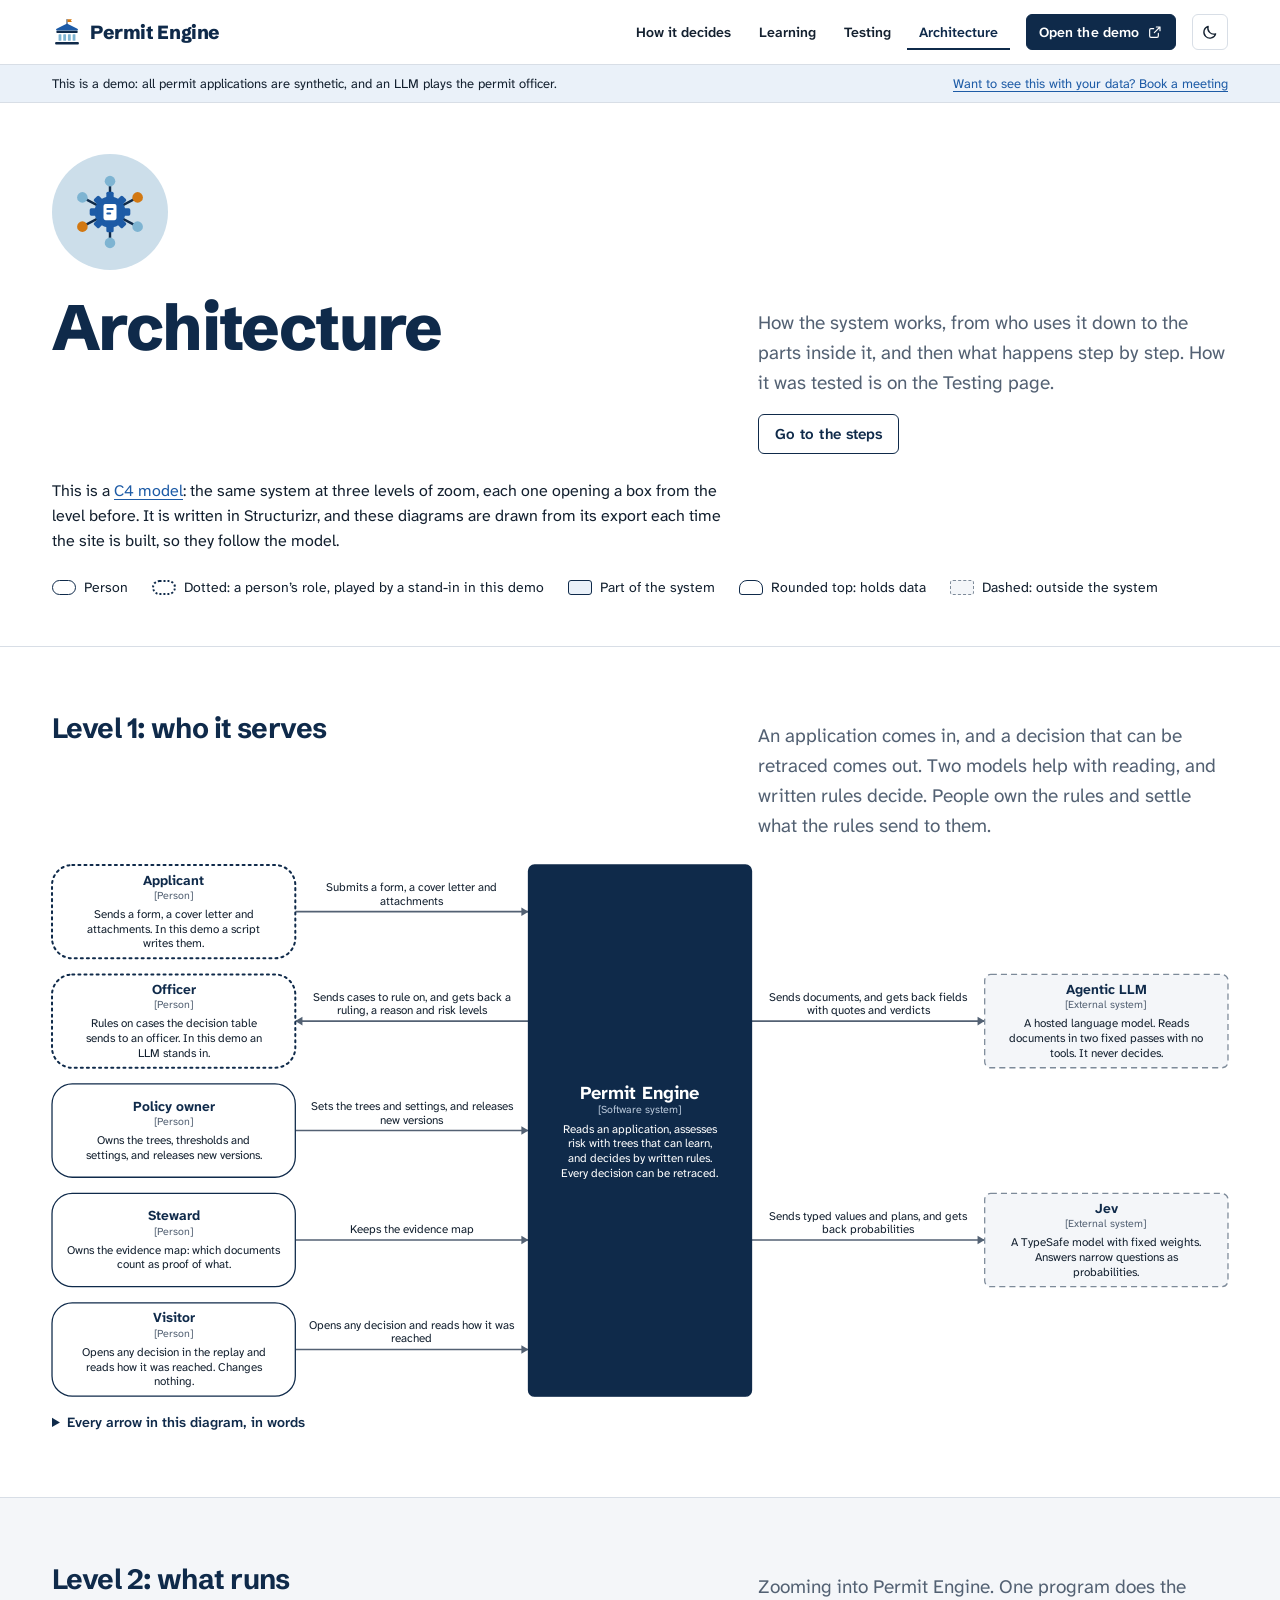
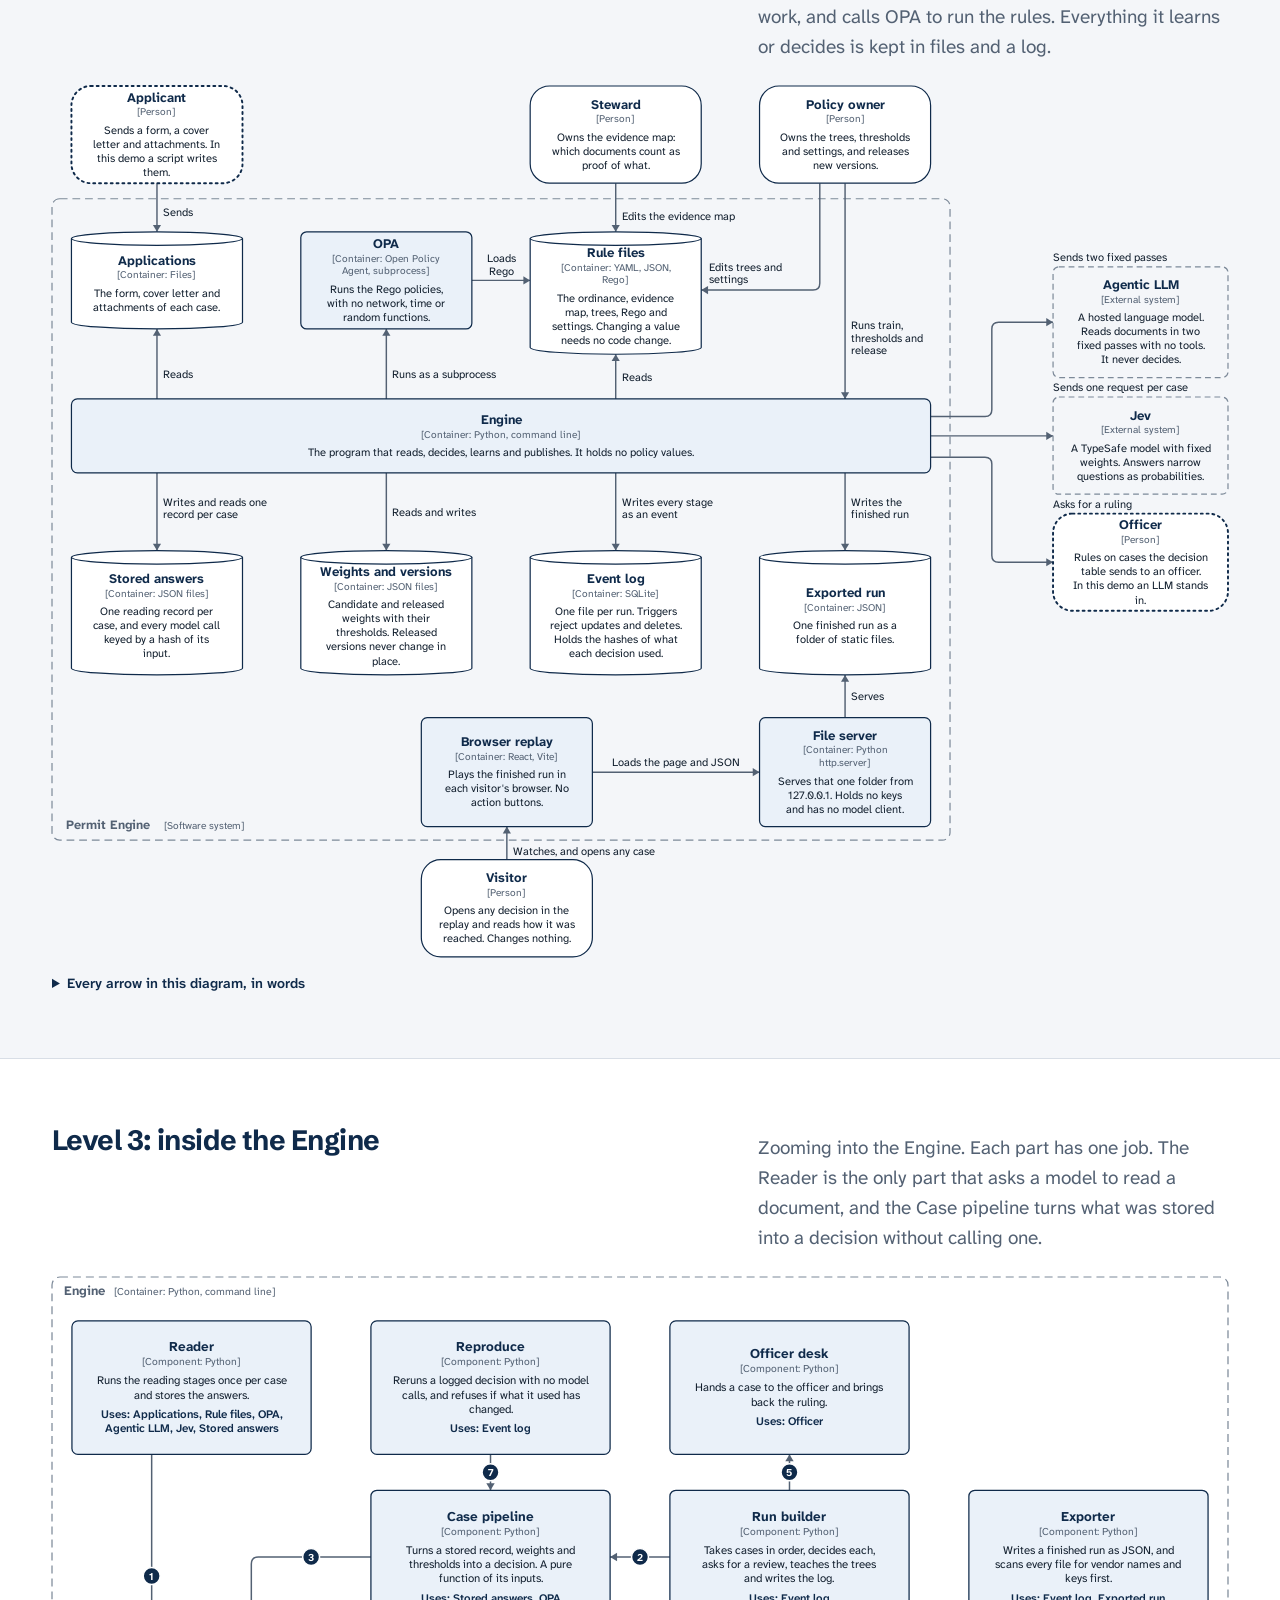
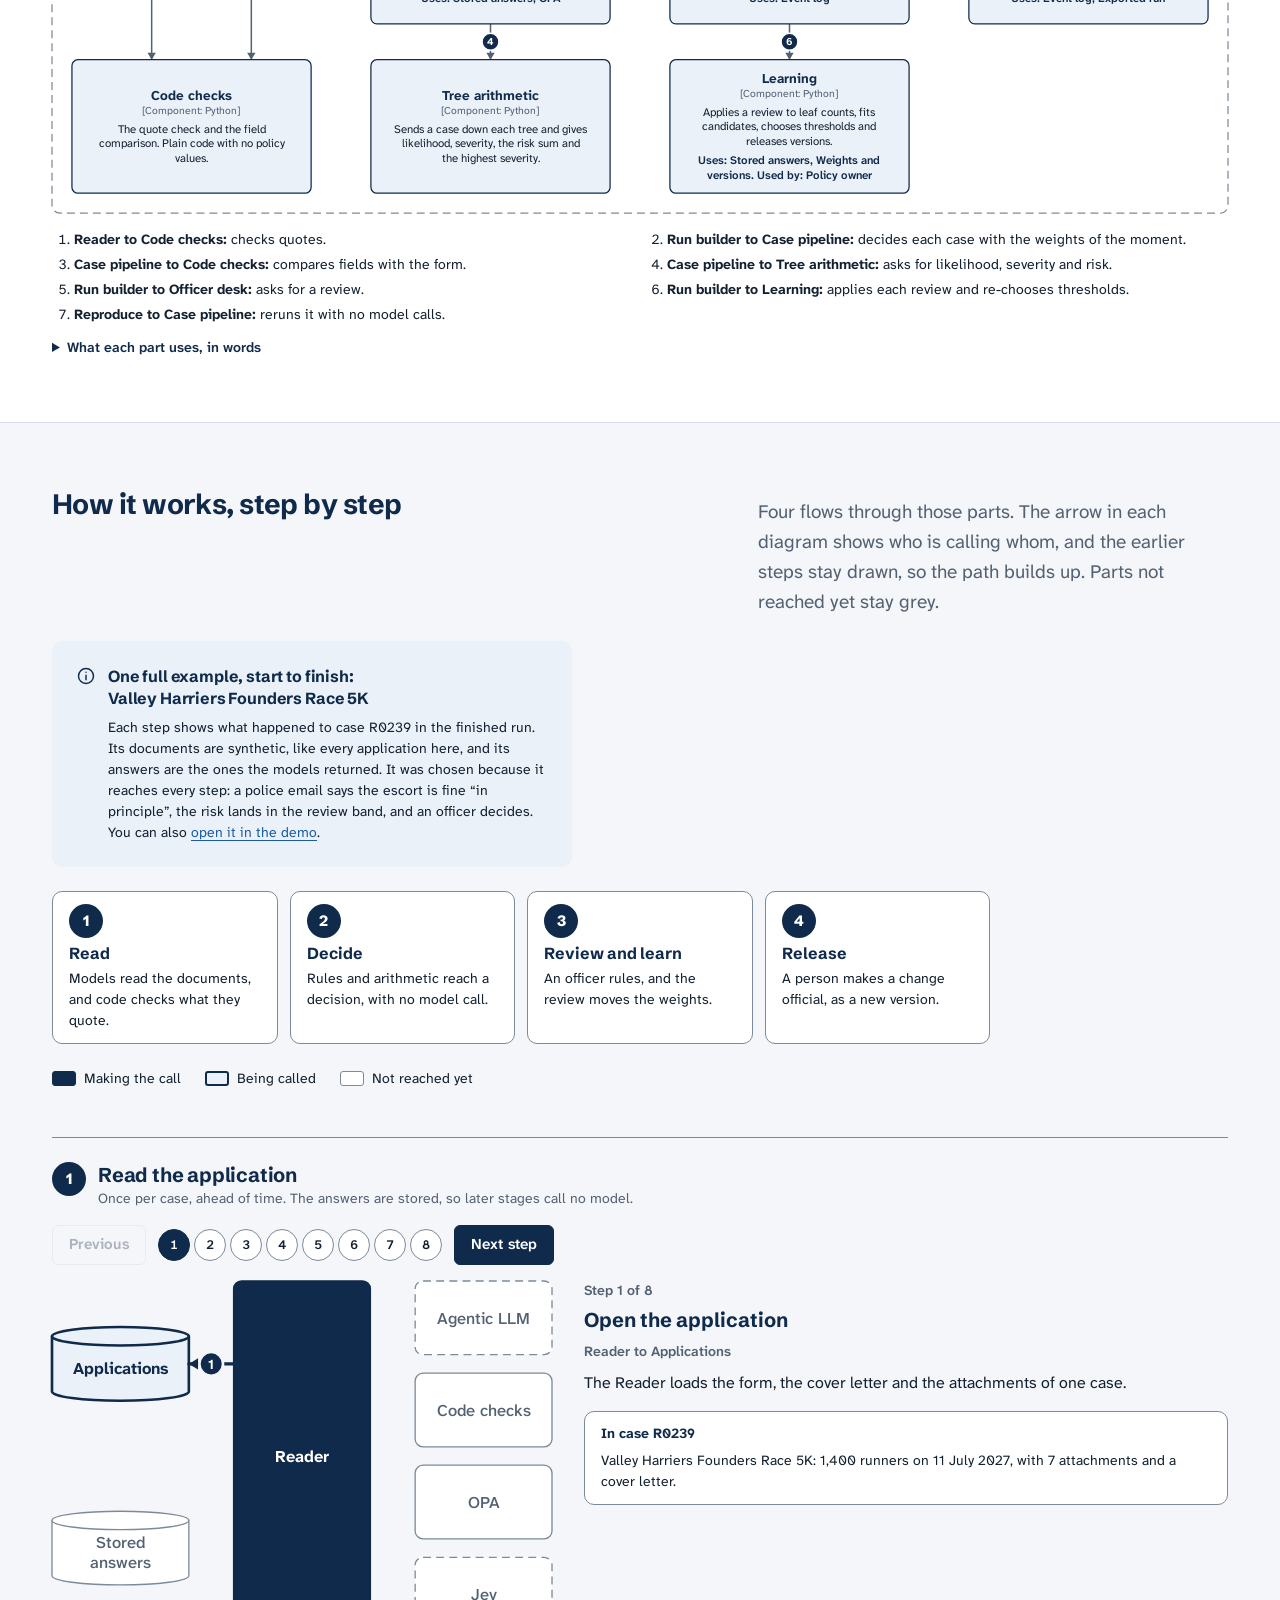
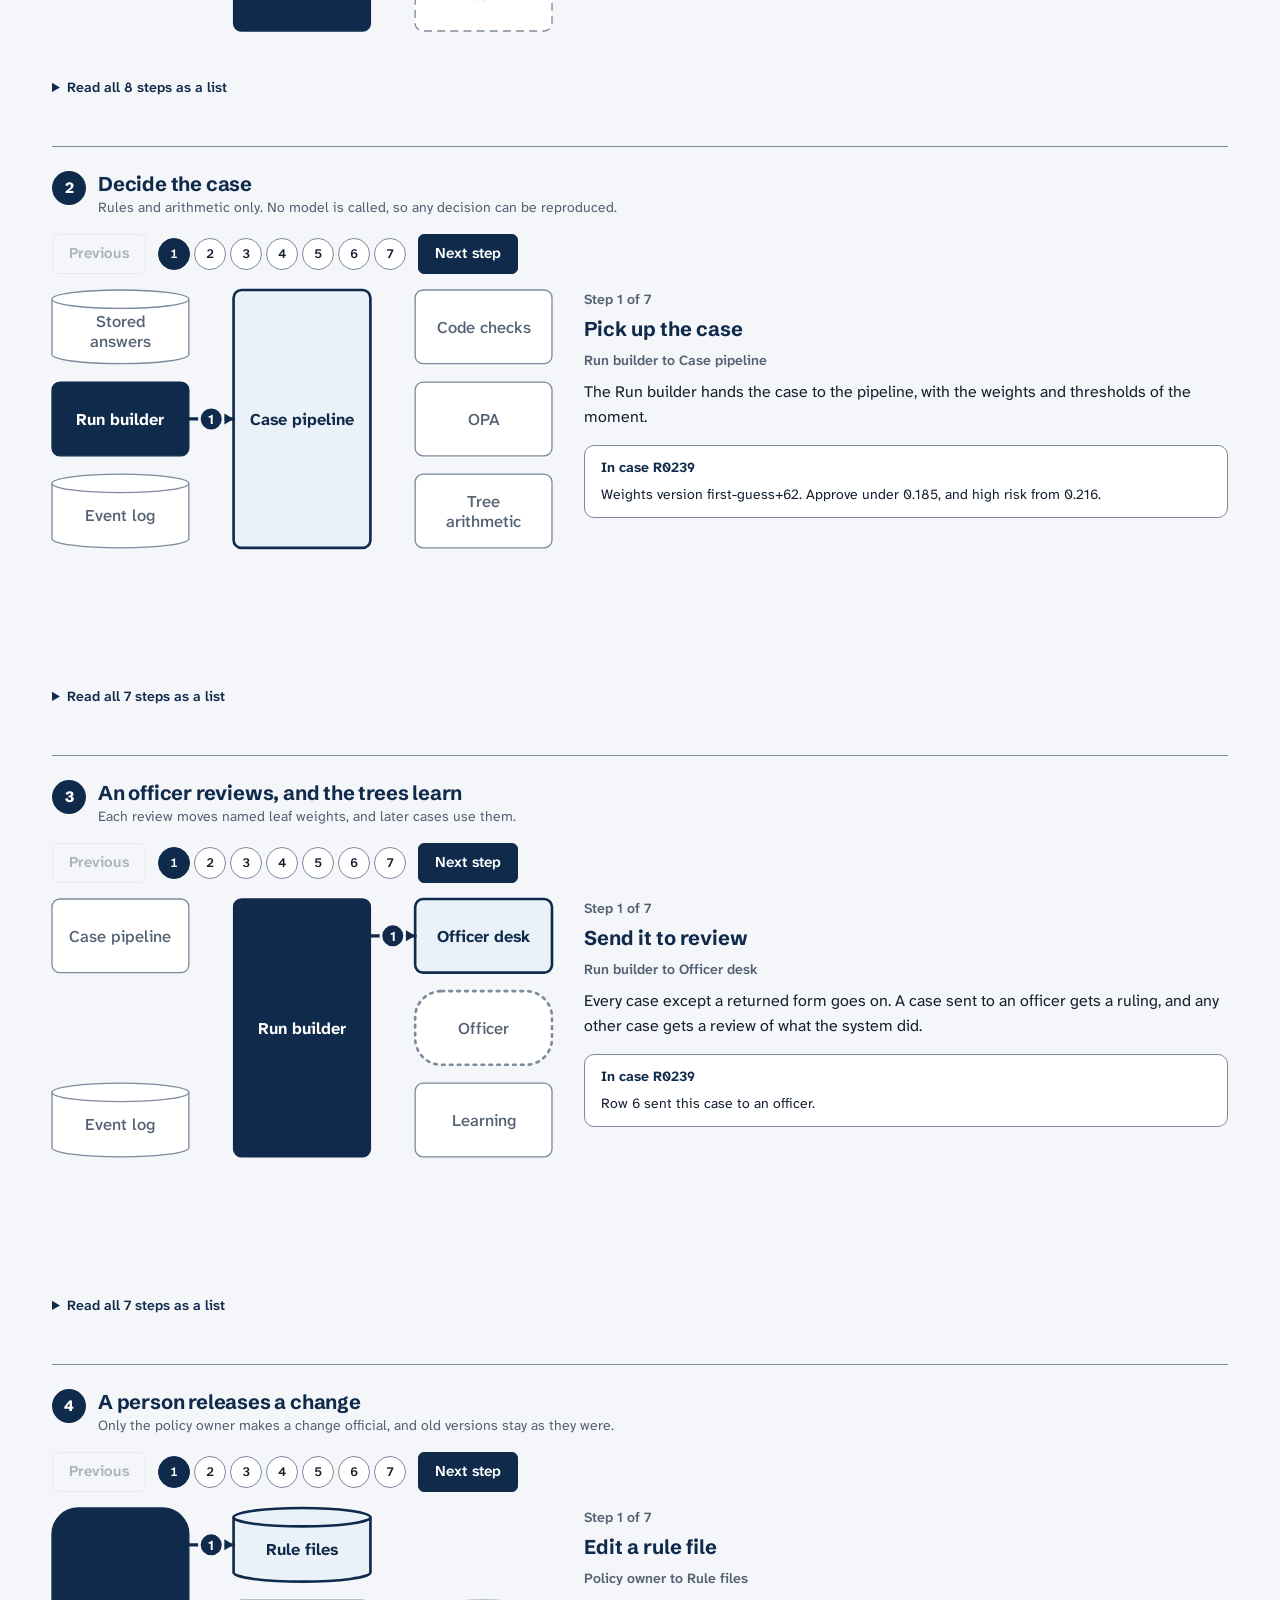
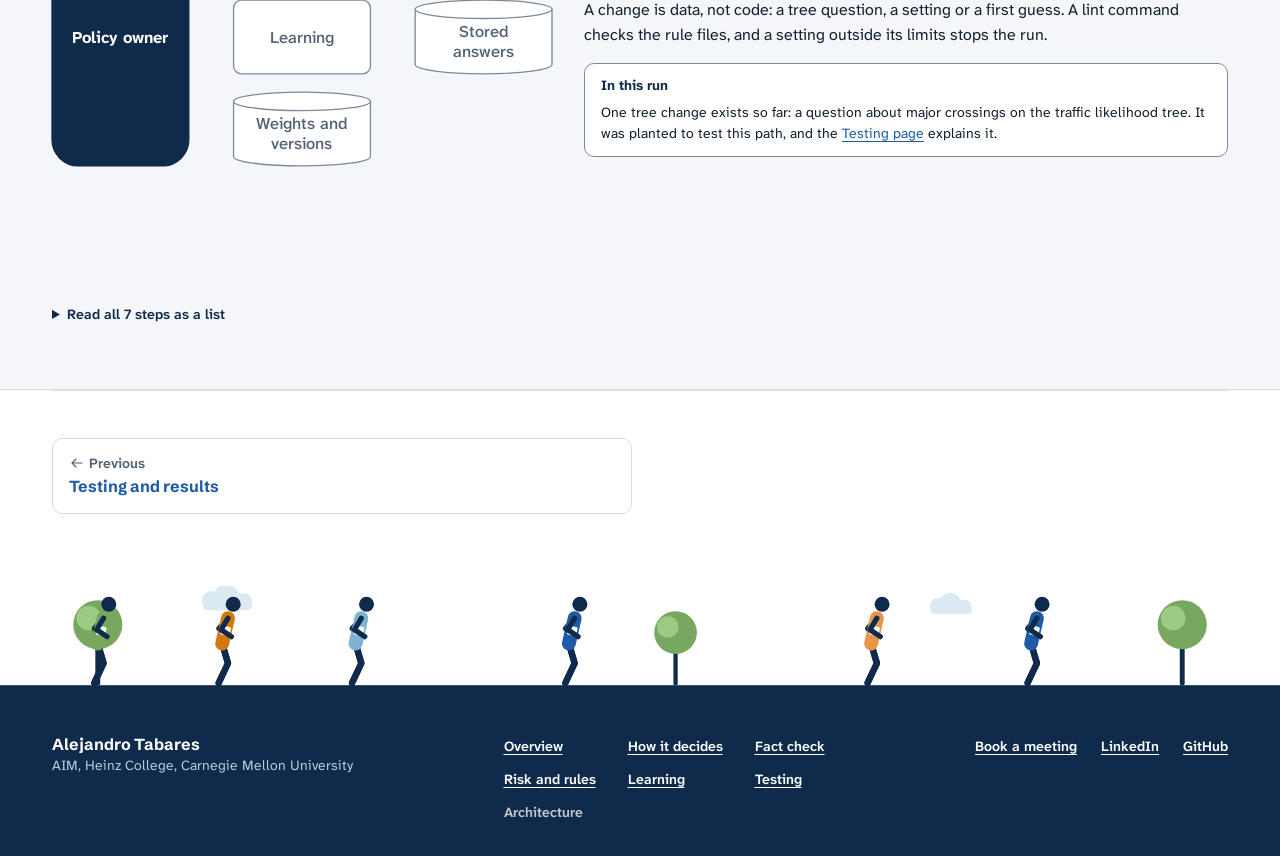
<file: architecture.html>
<!doctype html>
<html lang="en" data-theme="light"><head><meta charSet="utf-8"/><meta name="viewport" content="width=device-width, initial-scale=1, viewport-fit=cover"/><title>Architecture | Permit Engine</title><link rel="icon" href="data:image/svg+xml,%3Csvg%20xmlns%3D%22http%3A%2F%2Fwww.w3.org%2F2000%2Fsvg%22%20viewBox%3D%220%200%2032%2032%22%3E%3Crect%20width%3D%2232%22%20height%3D%2232%22%20rx%3D%227%22%20fill%3D%22%230f2a4a%22%2F%3E%3Cpath%20d%3D%22M6%2013%2016%207l10%206v2H6z%22%20fill%3D%22%237eb4d2%22%2F%3E%3Cpath%20d%3D%22M9%2016h3v8H9zM14.500%2016h3v8h-3zM20%2016h3v8h-3z%22%20fill%3D%22%23fff%22%2F%3E%3Crect%20x%3D%226%22%20y%3D%2225%22%20width%3D%2220%22%20height%3D%222%22%20rx%3D%221%22%20fill%3D%22%23e8954a%22%2F%3E%3C%2Fsvg%3E"/><meta name="description" content="How Permit Engine works, as a C4 model: who uses it, what runs, what is inside the engine, and five flows you can step through with one real case."/><meta name="author" content="Alejandro Tabares"/><script>(function(){try{var t=localStorage.getItem('pe-theme');if(t)document.documentElement.setAttribute('data-theme',t)}catch(e){}})();</script><link rel="stylesheet" href="./assets/fonts/fonts.css"/><link rel="stylesheet" href="./assets/permit-engine.css"/><link rel="stylesheet" href="./assets/site.css"/></head><body class="pe-app site"><a class="site-skip" href="#main">Skip to content</a><header class="site-hd"><div class="site-wrap site-hd__row"><a class="site-brand" href="./"><svg width="30" height="30" viewBox="0 0 96 96" aria-hidden="true" focusable="false"><rect x="46.5" y="6" width="3" height="18" rx="1.5" fill="#0F2A4A"></rect><path d="M49.5 7H64l-4 4.5 4 4.5H49.5z" fill="#D27812"></path><path d="M48 24 80 40H16z" fill="#1D5BA6" stroke="#1D5BA6" stroke-width="6" stroke-linejoin="round"></path><rect x="14" y="44" width="68" height="7" rx="2" fill="#0F2A4A"></rect><rect x="21" y="55" width="9" height="21" rx="2" fill="#7EB4D2"></rect><rect x="36" y="55" width="9" height="21" rx="2" fill="#7EB4D2"></rect><rect x="51" y="55" width="9" height="21" rx="2" fill="#7EB4D2"></rect><rect x="66" y="55" width="9" height="21" rx="2" fill="#7EB4D2"></rect><rect x="10" y="80" width="76" height="8" rx="3" fill="#0F2A4A"></rect></svg><span>Permit Engine</span></a><nav class="site-nav" aria-label="Site"><ul role="list"><li><a href="./how-it-decides.html">How it decides</a></li><li><a href="./learning.html">Learning</a></li><li><a href="./testing.html">Testing</a></li><li><a href="./architecture.html" aria-current="page">Architecture</a></li></ul></nav><a class="pe-button site-btn site-hd__cta" href="https://permit-engine.bottomuplabs.com">Open the demo <svg width="16" height="16" viewBox="0 0 24 24" fill="none" stroke="currentColor" stroke-width="1.75" stroke-linecap="round" stroke-linejoin="round" aria-hidden="true" focusable="false"><path d="M14 4.5h5.5V10M19.5 4.5 11 13M17 14v4a2 2 0 0 1-2 2H6a2 2 0 0 1-2-2V9a2 2 0 0 1 2-2h4"></path></svg></a><button type="button" id="theme-toggle" class="site-theme" aria-pressed="false"><svg width="18" height="18" viewBox="0 0 24 24" fill="none" stroke="currentColor" stroke-width="1.75" stroke-linecap="round" stroke-linejoin="round" aria-hidden="true" focusable="false"><path d="M19.5 14.5A8 8 0 0 1 9.5 4.5a8 8 0 1 0 10 10z"></path></svg><span class="site-theme__label">Dark theme</span></button></div></header><p class="site-banner"><span class="site-wrap site-banner__row"><span>This is a demo: all permit applications are synthetic, and an LLM plays the permit officer.</span><a href="https://calendar.app.google/rUw9AdmyMUywj2jx6">Want to see this with your data? Book a meeting</a></span></p><main id="main" class="site-main"><div class="site-wrap site-art" aria-hidden="true"><span class="site-art__disc"><svg width="78" height="78" viewBox="0 0 96 96" aria-hidden="true" focusable="false"><g stroke="#0F2A4A" stroke-width="3" fill="none" stroke-linecap="round"><path d="M48 48V10M48 48l34-18M48 48l34 18M48 48v38M48 48L14 66M48 48L14 30"></path></g><circle cx="48" cy="10" r="6.5" fill="#7EB4D2"></circle><circle cx="82" cy="30" r="6.5" fill="#D27812"></circle><circle cx="82" cy="66" r="6.5" fill="#7EB4D2"></circle><circle cx="48" cy="86" r="6.5" fill="#7EB4D2"></circle><circle cx="14" cy="66" r="6.5" fill="#D27812"></circle><circle cx="14" cy="30" r="6.5" fill="#7EB4D2"></circle><g fill="#1D5BA6"><circle cx="48" cy="48" r="19"></circle><rect x="43.5" y="23" width="9" height="10" rx="2"></rect><rect x="43.5" y="23" width="9" height="10" rx="2" transform="rotate(45 48 48)"></rect><rect x="43.5" y="23" width="9" height="10" rx="2" transform="rotate(90 48 48)"></rect><rect x="43.5" y="23" width="9" height="10" rx="2" transform="rotate(135 48 48)"></rect><rect x="43.5" y="23" width="9" height="10" rx="2" transform="rotate(180 48 48)"></rect><rect x="43.5" y="23" width="9" height="10" rx="2" transform="rotate(225 48 48)"></rect><rect x="43.5" y="23" width="9" height="10" rx="2" transform="rotate(270 48 48)"></rect><rect x="43.5" y="23" width="9" height="10" rx="2" transform="rotate(315 48 48)"></rect></g><rect x="40" y="38" width="16" height="20" rx="2.5" fill="#FFFFFF"></rect><rect x="43.5" y="43" width="9" height="2.6" rx="1.3" fill="#1D5BA6"></rect><rect x="43.5" y="48.5" width="6" height="2.6" rx="1.3" fill="#1D5BA6"></rect></svg></span></div><section class="site-hero"><div class="site-wrap site-hero__inner"><div class="pe-section-heading pe-section-heading--split pe-section-heading--page"><div class="pe-section-heading__grid"><h1 class="pe-section-heading__title pe-h1">Architecture</h1><div class="pe-section-heading__aside"><p class="pe-section-heading__description">How the system works, from who uses it down to the parts inside it, and then what happens step by step. How it was tested is on the Testing page.</p><div class="pe-section-heading__actions"><a class="pe-button site-btn site-btn--secondary" href="#flows">Go to the steps</a></div></div></div></div><div class="site-prose"><p>This is a <a href="https://c4model.com/">C4 model</a>: the same system at three levels of zoom, each one opening a box from the level before. It is written in Structurizr, and these diagrams are drawn from its export each time the site is built, so they follow the model.</p></div><ul class="site-arch-legend pe-small" role="list"><li><span class="site-arch-legend__box site-arch-legend__box--person"></span> Person</li><li><span class="site-arch-legend__box site-arch-legend__box--stand-in"></span> Dotted: a person’s role, played by a stand-in in this demo</li><li><span class="site-arch-legend__box site-arch-legend__box--part"></span> Part of the system</li><li><span class="site-arch-legend__box site-arch-legend__box--store"></span> Rounded top: holds data</li><li><span class="site-arch-legend__box site-arch-legend__box--external"></span> Dashed: outside the system</li></ul></div></section><section class="site-section" aria-labelledby="level-1"><div class="site-wrap site-stack"><div class="pe-section-heading pe-section-heading--split pe-section-heading--section"><div class="pe-section-heading__grid"><h2 id="level-1" class="pe-section-heading__title pe-h2">Level 1: who it serves</h2><div class="pe-section-heading__aside"><p class="pe-section-heading__description">An application comes in, and a decision that can be retraced comes out. Two models help with reading, and written rules decide. People own the rules and settle what the rules send to them.</p></div></div></div><figure class="site-c4-figure"><div class="site-c4-only-wide"><svg viewBox="0 0 1160 524" class="site-c4" role="img" aria-label="Level 1, system context: Permit Engine, who uses it, and the two models it calls. The same information is listed in words under the diagram."><g class="site-c4__edge"><path d="M240 46 L470 46"></path><polygon points="470,46 463,41.8 463,50.2"></polygon></g><g class="site-c4__edge"><path d="M470 154 L240 154"></path><polygon points="240,154 247,158.2 247,149.8"></polygon></g><g class="site-c4__edge"><path d="M240 262 L470 262"></path><polygon points="470,262 463,257.8 463,266.2"></polygon></g><g class="site-c4__edge"><path d="M240 370 L470 370"></path><polygon points="470,370 463,365.8 463,374.2"></polygon></g><g class="site-c4__edge"><path d="M240 478 L470 478"></path><polygon points="470,478 463,473.8 463,482.2"></polygon></g><g class="site-c4__edge"><path d="M690 154 L920 154"></path><polygon points="920,154 913,149.8 913,158.2"></polygon></g><g class="site-c4__edge"><path d="M690 370 L920 370"></path><polygon points="920,370 913,365.8 913,374.2"></polygon></g><g class="site-c4__box site-c4__box--stand-in"><rect x="0" y="0" width="240" height="92" rx="20"></rect><text x="120" y="19.25" text-anchor="middle" class="site-c4__name">Applicant</text><text x="120" y="33.25" text-anchor="middle" class="site-c4__type">[Person]</text><text x="120" y="52.25" text-anchor="middle" class="site-c4__text">Sends a form, a cover letter and</text><text x="120" y="66.75" text-anchor="middle" class="site-c4__text">attachments. In this demo a script</text><text x="120" y="81.25" text-anchor="middle" class="site-c4__text">writes them.</text></g><g class="site-c4__box site-c4__box--stand-in"><rect x="0" y="108" width="240" height="92" rx="20"></rect><text x="120" y="127.25" text-anchor="middle" class="site-c4__name">Officer</text><text x="120" y="141.25" text-anchor="middle" class="site-c4__type">[Person]</text><text x="120" y="160.25" text-anchor="middle" class="site-c4__text">Rules on cases the decision table</text><text x="120" y="174.75" text-anchor="middle" class="site-c4__text">sends to an officer. In this demo an</text><text x="120" y="189.25" text-anchor="middle" class="site-c4__text">LLM stands in.</text></g><g class="site-c4__box site-c4__box--person"><rect x="0" y="216" width="240" height="92" rx="20"></rect><text x="120" y="242.5" text-anchor="middle" class="site-c4__name">Policy owner</text><text x="120" y="256.5" text-anchor="middle" class="site-c4__type">[Person]</text><text x="120" y="275.5" text-anchor="middle" class="site-c4__text">Owns the trees, thresholds and</text><text x="120" y="290" text-anchor="middle" class="site-c4__text">settings, and releases new versions.</text></g><g class="site-c4__box site-c4__box--person"><rect x="0" y="324" width="240" height="92" rx="20"></rect><text x="120" y="350.5" text-anchor="middle" class="site-c4__name">Steward</text><text x="120" y="364.5" text-anchor="middle" class="site-c4__type">[Person]</text><text x="120" y="383.5" text-anchor="middle" class="site-c4__text">Owns the evidence map: which documents</text><text x="120" y="398" text-anchor="middle" class="site-c4__text">count as proof of what.</text></g><g class="site-c4__box site-c4__box--person"><rect x="0" y="432" width="240" height="92" rx="20"></rect><text x="120" y="451.25" text-anchor="middle" class="site-c4__name">Visitor</text><text x="120" y="465.25" text-anchor="middle" class="site-c4__type">[Person]</text><text x="120" y="484.25" text-anchor="middle" class="site-c4__text">Opens any decision in the replay and</text><text x="120" y="498.75" text-anchor="middle" class="site-c4__text">reads how it was reached. Changes</text><text x="120" y="513.25" text-anchor="middle" class="site-c4__text">nothing.</text></g><g class="site-c4__box site-c4__box--external"><rect x="920" y="108" width="240" height="92" rx="6"></rect><text x="1040" y="127.25" text-anchor="middle" class="site-c4__name">Agentic LLM</text><text x="1040" y="141.25" text-anchor="middle" class="site-c4__type">[External system]</text><text x="1040" y="160.25" text-anchor="middle" class="site-c4__text">A hosted language model. Reads</text><text x="1040" y="174.75" text-anchor="middle" class="site-c4__text">documents in two fixed passes with no</text><text x="1040" y="189.25" text-anchor="middle" class="site-c4__text">tools. It never decides.</text></g><g class="site-c4__box site-c4__box--external"><rect x="920" y="324" width="240" height="92" rx="6"></rect><text x="1040" y="343.25" text-anchor="middle" class="site-c4__name">Jev</text><text x="1040" y="357.25" text-anchor="middle" class="site-c4__type">[External system]</text><text x="1040" y="376.25" text-anchor="middle" class="site-c4__text">A TypeSafe model with fixed weights.</text><text x="1040" y="390.75" text-anchor="middle" class="site-c4__text">Answers narrow questions as</text><text x="1040" y="405.25" text-anchor="middle" class="site-c4__text">probabilities.</text></g><g class="site-c4__box site-c4__box--focus"><rect x="470" y="0" width="220" height="524" rx="6"></rect><text x="580" y="231" text-anchor="middle" class="site-c4__name site-c4__name--lg">Permit Engine</text><text x="580" y="245" text-anchor="middle" class="site-c4__type">[Software system]</text><text x="580" y="264" text-anchor="middle" class="site-c4__text">Reads an application, assesses</text><text x="580" y="278.5" text-anchor="middle" class="site-c4__text">risk with trees that can learn,</text><text x="580" y="293" text-anchor="middle" class="site-c4__text">and decides by written rules.</text><text x="580" y="307.5" text-anchor="middle" class="site-c4__text">Every decision can be retraced.</text></g><text class="site-c4__label" text-anchor="middle"><tspan x="355" y="26">Submits a form, a cover letter and</tspan><tspan x="355" y="39">attachments</tspan></text><text class="site-c4__label" text-anchor="middle"><tspan x="355" y="134">Sends cases to rule on, and gets back a</tspan><tspan x="355" y="147">ruling, a reason and risk levels</tspan></text><text class="site-c4__label" text-anchor="middle"><tspan x="355" y="242">Sets the trees and settings, and releases</tspan><tspan x="355" y="255">new versions</tspan></text><text class="site-c4__label" text-anchor="middle"><tspan x="355" y="363">Keeps the evidence map</tspan></text><text class="site-c4__label" text-anchor="middle"><tspan x="355" y="458">Opens any decision and reads how it was</tspan><tspan x="355" y="471">reached</tspan></text><text class="site-c4__label" text-anchor="middle"><tspan x="805" y="134">Sends documents, and gets back fields</tspan><tspan x="805" y="147">with quotes and verdicts</tspan></text><text class="site-c4__label" text-anchor="middle"><tspan x="805" y="350">Sends typed values and plans, and gets</tspan><tspan x="805" y="363">back probabilities</tspan></text></svg><details class="site-c4-words"><summary>Every arrow in this diagram, in words</summary><ul><li><strong>Applicant to Permit Engine:</strong> submits a form, a cover letter and attachments.</li><li><strong>Permit Engine to Officer:</strong> sends cases to rule on, and gets back a ruling, a reason and risk levels.</li><li><strong>Policy owner to Permit Engine:</strong> sets the trees and settings, and releases new versions.</li><li><strong>Steward to Permit Engine:</strong> keeps the evidence map.</li><li><strong>Visitor to Permit Engine:</strong> opens any decision and reads how it was reached.</li><li><strong>Permit Engine to Agentic LLM:</strong> sends documents, and gets back fields with quotes and verdicts.</li><li><strong>Permit Engine to Jev:</strong> sends typed values and plans, and gets back probabilities.</li></ul></details></div><div class="site-c4-only-narrow"><svg viewBox="0 0 380 424" class="site-c4" role="img" aria-label="Level 1, system context: Permit Engine, who uses it, and the two models it calls. The same information is listed in words under the diagram."><g class="site-c4__edge"><path d="M226 26 L276 26"></path><polygon points="276,26 269,21.8 269,30.2"></polygon></g><g class="site-c4__edge"><path d="M276 88 L226 88"></path><polygon points="226,88 233,92.2 233,83.8"></polygon></g><g class="site-c4__edge"><path d="M226 150 L276 150"></path><polygon points="276,150 269,145.8 269,154.2"></polygon></g><g class="site-c4__edge"><path d="M226 212 L276 212"></path><polygon points="276,212 269,207.8 269,216.2"></polygon></g><g class="site-c4__edge"><path d="M226 274 L276 274"></path><polygon points="276,274 269,269.8 269,278.2"></polygon></g><g class="site-c4__edge"><path d="M276 336 L226 336"></path><polygon points="226,336 233,340.2 233,331.8"></polygon></g><g class="site-c4__edge"><path d="M276 398 L226 398"></path><polygon points="226,398 233,402.2 233,393.8"></polygon></g><g class="site-c4__box site-c4__box--stand-in"><rect x="0" y="0" width="226" height="52" rx="20"></rect><text x="113" y="23.5" text-anchor="middle" class="site-c4__name">Applicant</text><text x="113" y="37.5" text-anchor="middle" class="site-c4__type">[Person]</text></g><g class="site-c4__box site-c4__box--stand-in"><rect x="0" y="62" width="226" height="52" rx="20"></rect><text x="113" y="85.5" text-anchor="middle" class="site-c4__name">Officer</text><text x="113" y="99.5" text-anchor="middle" class="site-c4__type">[Person]</text></g><g class="site-c4__box site-c4__box--person"><rect x="0" y="124" width="226" height="52" rx="20"></rect><text x="113" y="147.5" text-anchor="middle" class="site-c4__name">Policy owner</text><text x="113" y="161.5" text-anchor="middle" class="site-c4__type">[Person]</text></g><g class="site-c4__box site-c4__box--person"><rect x="0" y="186" width="226" height="52" rx="20"></rect><text x="113" y="209.5" text-anchor="middle" class="site-c4__name">Steward</text><text x="113" y="223.5" text-anchor="middle" class="site-c4__type">[Person]</text></g><g class="site-c4__box site-c4__box--person"><rect x="0" y="248" width="226" height="52" rx="20"></rect><text x="113" y="271.5" text-anchor="middle" class="site-c4__name">Visitor</text><text x="113" y="285.5" text-anchor="middle" class="site-c4__type">[Person]</text></g><g class="site-c4__box site-c4__box--external"><rect x="0" y="310" width="226" height="52" rx="6"></rect><text x="113" y="333.5" text-anchor="middle" class="site-c4__name">Agentic LLM</text><text x="113" y="347.5" text-anchor="middle" class="site-c4__type">[External system]</text></g><g class="site-c4__box site-c4__box--external"><rect x="0" y="372" width="226" height="52" rx="6"></rect><text x="113" y="395.5" text-anchor="middle" class="site-c4__name">Jev</text><text x="113" y="409.5" text-anchor="middle" class="site-c4__type">[External system]</text></g><g class="site-c4__box site-c4__box--focus"><rect x="276" y="0" width="104" height="424" rx="6"></rect><text x="328" y="195" text-anchor="middle" class="site-c4__name">Permit</text><text x="328" y="211" text-anchor="middle" class="site-c4__name">Engine</text><text x="328" y="225" text-anchor="middle" class="site-c4__type">[Software</text><text x="328" y="238" text-anchor="middle" class="site-c4__type">system]</text></g><g class="site-c4__badge"><circle cx="251" cy="26" r="8.5"></circle><text x="251" y="29.6" text-anchor="middle">1</text></g><g class="site-c4__badge"><circle cx="251" cy="88" r="8.5"></circle><text x="251" y="91.6" text-anchor="middle">2</text></g><g class="site-c4__badge"><circle cx="251" cy="150" r="8.5"></circle><text x="251" y="153.6" text-anchor="middle">3</text></g><g class="site-c4__badge"><circle cx="251" cy="212" r="8.5"></circle><text x="251" y="215.6" text-anchor="middle">4</text></g><g class="site-c4__badge"><circle cx="251" cy="274" r="8.5"></circle><text x="251" y="277.6" text-anchor="middle">5</text></g><g class="site-c4__badge"><circle cx="251" cy="336" r="8.5"></circle><text x="251" y="339.6" text-anchor="middle">6</text></g><g class="site-c4__badge"><circle cx="251" cy="398" r="8.5"></circle><text x="251" y="401.6" text-anchor="middle">7</text></g></svg><div class="site-c4-key"><ol><li><strong>Applicant to Permit Engine:</strong> submits a form, a cover letter and attachments.</li><li><strong>Permit Engine to Officer:</strong> sends cases to rule on, and gets back a ruling, a reason and risk levels.</li><li><strong>Policy owner to Permit Engine:</strong> sets the trees and settings, and releases new versions.</li><li><strong>Steward to Permit Engine:</strong> keeps the evidence map.</li><li><strong>Visitor to Permit Engine:</strong> opens any decision and reads how it was reached.</li><li><strong>Permit Engine to Agentic LLM:</strong> sends documents, and gets back fields with quotes and verdicts.</li><li><strong>Permit Engine to Jev:</strong> sends typed values and plans, and gets back probabilities.</li></ol></div></div></figure></div></section><section class="site-section site-section--muted" aria-labelledby="level-2"><div class="site-wrap site-stack"><div class="pe-section-heading pe-section-heading--split pe-section-heading--section"><div class="pe-section-heading__grid"><h2 id="level-2" class="pe-section-heading__title pe-h2">Level 2: what runs</h2><div class="pe-section-heading__aside"><p class="pe-section-heading__description">Zooming into Permit Engine. One program does the work, and calls OPA to run the rules. Everything it learns or decides is kept in files and a log.</p></div></div></div><figure class="site-c4-figure"><div class="site-c4-only-wide"><svg viewBox="0 0 1210 896" class="site-c4" role="img" aria-label="Level 2, containers: what runs and what holds data inside Permit Engine. The same information is listed in words under the diagram."><g class="site-c4__boundary"><rect x="0" y="116" width="924" height="660" rx="8"></rect><text x="14" y="764" class="site-c4__boundary-name">Permit Engine</text><text x="114.89999999999999" y="764" class="site-c4__type" text-anchor="start">[Software system]</text></g><g class="site-c4__edge"><path d="M108 100 L108 150"></path><polygon points="108,150 103.8,143 112.2,143"></polygon></g><g class="site-c4__edge"><path d="M580 100 L580 150"></path><polygon points="580,150 575.8,143 584.2,143"></polygon></g><g class="site-c4__edge"><path d="M790 100 L790 203 Q790 210 783 210 L668 210"></path><polygon points="668,210 675,214.2 675,205.8"></polygon></g><g class="site-c4__edge"><path d="M816 100 L816 322"></path><polygon points="816,322 811.8,315 820.2,315"></polygon></g><g class="site-c4__edge"><path d="M108 322 L108 250"></path><polygon points="108,250 112.2,257 103.8,257"></polygon></g><g class="site-c4__edge"><path d="M580 322 L580 276"></path><polygon points="580,276 584.2,283 575.8,283"></polygon></g><g class="site-c4__edge"><path d="M344 322 L344 250"></path><polygon points="344,250 348.2,257 339.8,257"></polygon></g><g class="site-c4__edge"><path d="M432 200 L492 200"></path><polygon points="492,200 485,195.8 485,204.2"></polygon></g><g class="site-c4__edge"><path d="M108 398 L108 478"></path><polygon points="108,478 103.8,471 112.2,471"></polygon></g><g class="site-c4__edge"><path d="M344 398 L344 478"></path><polygon points="344,478 339.8,471 348.2,471"></polygon></g><g class="site-c4__edge"><path d="M580 398 L580 478"></path><polygon points="580,478 575.8,471 584.2,471"></polygon></g><g class="site-c4__edge"><path d="M816 398 L816 478"></path><polygon points="816,478 811.8,471 820.2,471"></polygon></g><g class="site-c4__edge"><path d="M904 340 L960 340 Q967 340 967 333 L967 250 Q967 243 974 243 L1030 243"></path><polygon points="1030,243 1023,238.8 1023,247.2"></polygon></g><g class="site-c4__edge"><path d="M904 360 L1030 360"></path><polygon points="1030,360 1023,355.8 1023,364.2"></polygon></g><g class="site-c4__edge"><path d="M904 382 L960 382 Q967 382 967 389 L967 483 Q967 490 974 490 L1030 490"></path><polygon points="1030,490 1023,485.8 1023,494.2"></polygon></g><g class="site-c4__edge"><path d="M816 650 L816 606"></path><polygon points="816,606 820.2,613 811.8,613"></polygon></g><g class="site-c4__edge"><path d="M556 706 L728 706"></path><polygon points="728,706 721,701.8 721,710.2"></polygon></g><g class="site-c4__edge"><path d="M468 796 L468 762"></path><polygon points="468,762 472.2,769 463.8,769"></polygon></g><g class="site-c4__box site-c4__box--stand-in"><rect x="20" y="0" width="176" height="100" rx="20"></rect><text x="108" y="16" text-anchor="middle" class="site-c4__name">Applicant</text><text x="108" y="30" text-anchor="middle" class="site-c4__type">[Person]</text><text x="108" y="49" text-anchor="middle" class="site-c4__text">Sends a form, a cover</text><text x="108" y="63.5" text-anchor="middle" class="site-c4__text">letter and attachments. In</text><text x="108" y="78" text-anchor="middle" class="site-c4__text">this demo a script writes</text><text x="108" y="92.5" text-anchor="middle" class="site-c4__text">them.</text></g><g class="site-c4__box site-c4__box--stand-in"><rect x="1030" y="440" width="180" height="100" rx="20"></rect><text x="1120" y="456" text-anchor="middle" class="site-c4__name">Officer</text><text x="1120" y="470" text-anchor="middle" class="site-c4__type">[Person]</text><text x="1120" y="489" text-anchor="middle" class="site-c4__text">Rules on cases the decision</text><text x="1120" y="503.5" text-anchor="middle" class="site-c4__text">table sends to an officer.</text><text x="1120" y="518" text-anchor="middle" class="site-c4__text">In this demo an LLM stands</text><text x="1120" y="532.5" text-anchor="middle" class="site-c4__text">in.</text></g><g class="site-c4__box site-c4__box--person"><rect x="728" y="0" width="176" height="100" rx="20"></rect><text x="816" y="23.25" text-anchor="middle" class="site-c4__name">Policy owner</text><text x="816" y="37.25" text-anchor="middle" class="site-c4__type">[Person]</text><text x="816" y="56.25" text-anchor="middle" class="site-c4__text">Owns the trees, thresholds</text><text x="816" y="70.75" text-anchor="middle" class="site-c4__text">and settings, and releases</text><text x="816" y="85.25" text-anchor="middle" class="site-c4__text">new versions.</text></g><g class="site-c4__box site-c4__box--person"><rect x="492" y="0" width="176" height="100" rx="20"></rect><text x="580" y="23.25" text-anchor="middle" class="site-c4__name">Steward</text><text x="580" y="37.25" text-anchor="middle" class="site-c4__type">[Person]</text><text x="580" y="56.25" text-anchor="middle" class="site-c4__text">Owns the evidence map:</text><text x="580" y="70.75" text-anchor="middle" class="site-c4__text">which documents count as</text><text x="580" y="85.25" text-anchor="middle" class="site-c4__text">proof of what.</text></g><g class="site-c4__box site-c4__box--person"><rect x="380" y="796" width="176" height="100" rx="20"></rect><text x="468" y="819.25" text-anchor="middle" class="site-c4__name">Visitor</text><text x="468" y="833.25" text-anchor="middle" class="site-c4__type">[Person]</text><text x="468" y="852.25" text-anchor="middle" class="site-c4__text">Opens any decision in the</text><text x="468" y="866.75" text-anchor="middle" class="site-c4__text">replay and reads how it was</text><text x="468" y="881.25" text-anchor="middle" class="site-c4__text">reached. Changes nothing.</text></g><g class="site-c4__box site-c4__box--external"><rect x="1030" y="186" width="180" height="114" rx="6"></rect><text x="1120" y="209" text-anchor="middle" class="site-c4__name">Agentic LLM</text><text x="1120" y="223" text-anchor="middle" class="site-c4__type">[External system]</text><text x="1120" y="242" text-anchor="middle" class="site-c4__text">A hosted language model.</text><text x="1120" y="256.5" text-anchor="middle" class="site-c4__text">Reads documents in two</text><text x="1120" y="271" text-anchor="middle" class="site-c4__text">fixed passes with no tools.</text><text x="1120" y="285.5" text-anchor="middle" class="site-c4__text">It never decides.</text></g><g class="site-c4__box site-c4__box--external"><rect x="1030" y="320" width="180" height="100" rx="6"></rect><text x="1120" y="343.25" text-anchor="middle" class="site-c4__name">Jev</text><text x="1120" y="357.25" text-anchor="middle" class="site-c4__type">[External system]</text><text x="1120" y="376.25" text-anchor="middle" class="site-c4__text">A TypeSafe model with fixed</text><text x="1120" y="390.75" text-anchor="middle" class="site-c4__text">weights. Answers narrow</text><text x="1120" y="405.25" text-anchor="middle" class="site-c4__text">questions as probabilities.</text></g><g class="site-c4__box site-c4__box--store"><path d="M20 157 a88 7 0 0 1 176 0 v86 a88 7 0 0 1 -176 0 z"></path><path class="site-c4__lid" d="M20 157 a88 7 0 0 0 176 0"></path><text x="108" y="184" text-anchor="middle" class="site-c4__name">Applications</text><text x="108" y="198" text-anchor="middle" class="site-c4__type">[Container: Files]</text><text x="108" y="217" text-anchor="middle" class="site-c4__text">The form, cover letter and</text><text x="108" y="231.5" text-anchor="middle" class="site-c4__text">attachments of each case.</text></g><g class="site-c4__box site-c4__box--store"><path d="M492 157 a88 7 0 0 1 176 0 v112 a88 7 0 0 1 -176 0 z"></path><path class="site-c4__lid" d="M492 157 a88 7 0 0 0 176 0"></path><text x="580" y="176" text-anchor="middle" class="site-c4__name">Rule files</text><text x="580" y="190" text-anchor="middle" class="site-c4__type">[Container: YAML, JSON,</text><text x="580" y="203" text-anchor="middle" class="site-c4__type">Rego]</text><text x="580" y="222" text-anchor="middle" class="site-c4__text">The ordinance, evidence</text><text x="580" y="236.5" text-anchor="middle" class="site-c4__text">map, trees, Rego and</text><text x="580" y="251" text-anchor="middle" class="site-c4__text">settings. Changing a value</text><text x="580" y="265.5" text-anchor="middle" class="site-c4__text">needs no code change.</text></g><g class="site-c4__box site-c4__box--part"><rect x="20" y="322" width="884" height="76" rx="6"></rect><text x="462" y="347.75" text-anchor="middle" class="site-c4__name">Engine</text><text x="462" y="361.75" text-anchor="middle" class="site-c4__type">[Container: Python, command line]</text><text x="462" y="380.75" text-anchor="middle" class="site-c4__text">The program that reads, decides, learns and publishes. It holds no policy values.</text></g><g class="site-c4__box site-c4__box--part"><rect x="256" y="150" width="176" height="100" rx="6"></rect><text x="344" y="166.75" text-anchor="middle" class="site-c4__name">OPA</text><text x="344" y="180.75" text-anchor="middle" class="site-c4__type">[Container: Open Policy</text><text x="344" y="193.75" text-anchor="middle" class="site-c4__type">Agent, subprocess]</text><text x="344" y="212.75" text-anchor="middle" class="site-c4__text">Runs the Rego policies,</text><text x="344" y="227.25" text-anchor="middle" class="site-c4__text">with no network, time or</text><text x="344" y="241.75" text-anchor="middle" class="site-c4__text">random functions.</text></g><g class="site-c4__box site-c4__box--store"><path d="M20 485 a88 7 0 0 1 176 0 v114 a88 7 0 0 1 -176 0 z"></path><path class="site-c4__lid" d="M20 485 a88 7 0 0 0 176 0"></path><text x="108" y="511.5" text-anchor="middle" class="site-c4__name">Stored answers</text><text x="108" y="525.5" text-anchor="middle" class="site-c4__type">[Container: JSON files]</text><text x="108" y="544.5" text-anchor="middle" class="site-c4__text">One reading record per</text><text x="108" y="559" text-anchor="middle" class="site-c4__text">case, and every model call</text><text x="108" y="573.5" text-anchor="middle" class="site-c4__text">keyed by a hash of its</text><text x="108" y="588" text-anchor="middle" class="site-c4__text">input.</text></g><g class="site-c4__box site-c4__box--store"><path d="M256 485 a88 7 0 0 1 176 0 v114 a88 7 0 0 1 -176 0 z"></path><path class="site-c4__lid" d="M256 485 a88 7 0 0 0 176 0"></path><text x="344" y="504.25" text-anchor="middle" class="site-c4__name">Weights and versions</text><text x="344" y="518.25" text-anchor="middle" class="site-c4__type">[Container: JSON files]</text><text x="344" y="537.25" text-anchor="middle" class="site-c4__text">Candidate and released</text><text x="344" y="551.75" text-anchor="middle" class="site-c4__text">weights with their</text><text x="344" y="566.25" text-anchor="middle" class="site-c4__text">thresholds. Released</text><text x="344" y="580.75" text-anchor="middle" class="site-c4__text">versions never change in</text><text x="344" y="595.25" text-anchor="middle" class="site-c4__text">place.</text></g><g class="site-c4__box site-c4__box--store"><path d="M492 485 a88 7 0 0 1 176 0 v114 a88 7 0 0 1 -176 0 z"></path><path class="site-c4__lid" d="M492 485 a88 7 0 0 0 176 0"></path><text x="580" y="511.5" text-anchor="middle" class="site-c4__name">Event log</text><text x="580" y="525.5" text-anchor="middle" class="site-c4__type">[Container: SQLite]</text><text x="580" y="544.5" text-anchor="middle" class="site-c4__text">One file per run. Triggers</text><text x="580" y="559" text-anchor="middle" class="site-c4__text">reject updates and deletes.</text><text x="580" y="573.5" text-anchor="middle" class="site-c4__text">Holds the hashes of what</text><text x="580" y="588" text-anchor="middle" class="site-c4__text">each decision used.</text></g><g class="site-c4__box site-c4__box--store"><path d="M728 485 a88 7 0 0 1 176 0 v114 a88 7 0 0 1 -176 0 z"></path><path class="site-c4__lid" d="M728 485 a88 7 0 0 0 176 0"></path><text x="816" y="526" text-anchor="middle" class="site-c4__name">Exported run</text><text x="816" y="540" text-anchor="middle" class="site-c4__type">[Container: JSON]</text><text x="816" y="559" text-anchor="middle" class="site-c4__text">One finished run as a</text><text x="816" y="573.5" text-anchor="middle" class="site-c4__text">folder of static files.</text></g><g class="site-c4__box site-c4__box--part"><rect x="728" y="650" width="176" height="112" rx="6"></rect><text x="816" y="672.75" text-anchor="middle" class="site-c4__name">File server</text><text x="816" y="686.75" text-anchor="middle" class="site-c4__type">[Container: Python</text><text x="816" y="699.75" text-anchor="middle" class="site-c4__type">http.server]</text><text x="816" y="718.75" text-anchor="middle" class="site-c4__text">Serves that one folder from</text><text x="816" y="733.25" text-anchor="middle" class="site-c4__text">127.0.0.1. Holds no keys</text><text x="816" y="747.75" text-anchor="middle" class="site-c4__text">and has no model client.</text></g><g class="site-c4__box site-c4__box--part"><rect x="380" y="650" width="176" height="112" rx="6"></rect><text x="468" y="679.25" text-anchor="middle" class="site-c4__name">Browser replay</text><text x="468" y="693.25" text-anchor="middle" class="site-c4__type">[Container: React, Vite]</text><text x="468" y="712.25" text-anchor="middle" class="site-c4__text">Plays the finished run in</text><text x="468" y="726.75" text-anchor="middle" class="site-c4__text">each visitor&#x27;s browser. No</text><text x="468" y="741.25" text-anchor="middle" class="site-c4__text">action buttons.</text></g><text class="site-c4__label" text-anchor="start"><tspan x="114" y="134">Sends</tspan></text><text class="site-c4__label" text-anchor="start"><tspan x="586" y="138">Edits the evidence map</tspan></text><text class="site-c4__label" text-anchor="start"><tspan x="676" y="190">Edits trees and</tspan><tspan x="676" y="203">settings</tspan></text><text class="site-c4__label" text-anchor="start"><tspan x="822" y="250">Runs train,</tspan><tspan x="822" y="263">thresholds and</tspan><tspan x="822" y="276">release</tspan></text><text class="site-c4__label" text-anchor="start"><tspan x="114" y="300">Reads</tspan></text><text class="site-c4__label" text-anchor="start"><tspan x="586" y="304">Reads</tspan></text><text class="site-c4__label" text-anchor="start"><tspan x="350" y="300">Runs as a subprocess</tspan></text><text class="site-c4__label" text-anchor="middle"><tspan x="462" y="181">Loads</tspan><tspan x="462" y="194">Rego</tspan></text><text class="site-c4__label" text-anchor="start"><tspan x="114" y="432">Writes and reads one</tspan><tspan x="114" y="445">record per case</tspan></text><text class="site-c4__label" text-anchor="start"><tspan x="350" y="442">Reads and writes</tspan></text><text class="site-c4__label" text-anchor="start"><tspan x="586" y="432">Writes every stage</tspan><tspan x="586" y="445">as an event</tspan></text><text class="site-c4__label" text-anchor="start"><tspan x="822" y="432">Writes the</tspan><tspan x="822" y="445">finished run</tspan></text><text class="site-c4__label" text-anchor="start"><tspan x="1030" y="180">Sends two fixed passes</tspan></text><text class="site-c4__label" text-anchor="start"><tspan x="1030" y="314">Sends one request per case</tspan></text><text class="site-c4__label" text-anchor="start"><tspan x="1030" y="434">Asks for a ruling</tspan></text><text class="site-c4__label" text-anchor="start"><tspan x="822" y="632">Serves</tspan></text><text class="site-c4__label" text-anchor="middle"><tspan x="642" y="700">Loads the page and JSON</tspan></text><text class="site-c4__label" text-anchor="start"><tspan x="474" y="791">Watches, and opens any case</tspan></text></svg><details class="site-c4-words"><summary>Every arrow in this diagram, in words</summary><ul><li><strong>Applicant to Applications:</strong> sends.</li><li><strong>Steward to Rule files:</strong> edits the evidence map.</li><li><strong>Policy owner to Rule files:</strong> edits trees and settings.</li><li><strong>Policy owner to Engine:</strong> runs train, thresholds and release.</li><li><strong>Engine to Applications:</strong> reads.</li><li><strong>Engine to Rule files:</strong> reads.</li><li><strong>Engine to OPA:</strong> runs as a subprocess.</li><li><strong>OPA to Rule files:</strong> loads Rego.</li><li><strong>Engine to Stored answers:</strong> writes and reads one record per case.</li><li><strong>Engine to Weights and versions:</strong> reads and writes.</li><li><strong>Engine to Event log:</strong> writes every stage as an event.</li><li><strong>Engine to Exported run:</strong> writes the finished run.</li><li><strong>Engine to Agentic LLM:</strong> sends two fixed passes.</li><li><strong>Engine to Jev:</strong> sends one request per case.</li><li><strong>Engine to Officer:</strong> asks for a ruling.</li><li><strong>File server to Exported run:</strong> serves.</li><li><strong>Browser replay to File server:</strong> loads the page and JSON.</li><li><strong>Visitor to Browser replay:</strong> watches, and opens any case.</li><li><strong>Policy owner to Weights and versions:</strong> reads the validation result.</li></ul></details></div><div class="site-c4-only-narrow"><svg viewBox="0 0 380 728" class="site-c4" role="img" aria-label="Level 2, containers: what runs and what holds data inside Permit Engine. The same information is listed in words under the diagram."><g class="site-c4__boundary"><rect x="0" y="58" width="380" height="484" rx="8"></rect><text x="206" y="532" class="site-c4__boundary-name">Permit Engine</text><text x="306.9" y="532" class="site-c4__type" text-anchor="start">[System]</text></g><g class="site-c4__edge"><path d="M62 48 L62 84"></path><polygon points="62,84 57.8,77 66.2,77"></polygon></g><g class="site-c4__edge"><path d="M190 48 L190 84"></path><polygon points="190,84 185.8,77 194.2,77"></polygon></g><g class="site-c4__edge"><path d="M290 48 L290 103 Q290 110 283 110 L244 110"></path><polygon points="244,110 251,114.2 251,105.8"></polygon></g><g class="site-c4__edge"><path d="M344 48 L344 152"></path><polygon points="344,152 339.8,145 348.2,145"></polygon></g><g class="site-c4__edge"><path d="M62 152 L62 136"></path><polygon points="62,136 66.2,143 57.8,143"></polygon></g><g class="site-c4__edge"><path d="M190 152 L190 136"></path><polygon points="190,136 194.2,143 185.8,143"></polygon></g><g class="site-c4__edge"><path d="M190 202 L190 243 Q190 250 183 250 L164 250"></path><polygon points="164,250 171,254.2 171,245.8"></polygon></g><g class="site-c4__edge"><path d="M190 202 L190 243 Q190 250 197 250 L216 250"></path><polygon points="216,250 209,245.8 209,254.2"></polygon></g><g class="site-c4__edge"><path d="M190 202 L190 311 Q190 318 183 318 L164 318"></path><polygon points="164,318 171,322.2 171,313.8"></polygon></g><g class="site-c4__edge"><path d="M190 202 L190 311 Q190 318 197 318 L216 318"></path><polygon points="216,318 209,313.8 209,322.2"></polygon></g><g class="site-c4__edge"><path d="M190 202 L190 379 Q190 386 183 386 L164 386"></path><polygon points="164,386 171,390.2 171,381.8"></polygon></g><g class="site-c4__edge"><path d="M190 202 L190 573 Q190 580 197 580 L216 580"></path><polygon points="216,580 209,575.8 209,584.2"></polygon></g><g class="site-c4__edge"><path d="M190 202 L190 633 Q190 640 197 640 L216 640"></path><polygon points="216,640 209,635.8 209,644.2"></polygon></g><g class="site-c4__edge"><path d="M190 202 L190 693 Q190 700 197 700 L216 700"></path><polygon points="216,700 209,695.8 209,704.2"></polygon></g><g class="site-c4__edge"><path d="M86 422 L86 410"></path><polygon points="86,410 90.2,417 81.8,417"></polygon></g><g class="site-c4__edge"><path d="M86 482 L86 470"></path><polygon points="86,470 90.2,477 81.8,477"></polygon></g><g class="site-c4__edge"><path d="M86 556 L86 530"></path><polygon points="86,530 90.2,537 81.8,537"></polygon></g><g class="site-c4__box site-c4__box--stand-in"><rect x="8" y="0" width="108" height="48" rx="20"></rect><text x="62" y="21.5" text-anchor="middle" class="site-c4__name">Applicant</text><text x="62" y="35.5" text-anchor="middle" class="site-c4__type">[Person]</text></g><g class="site-c4__box site-c4__box--stand-in"><rect x="216" y="676" width="156" height="48" rx="20"></rect><text x="294" y="697.5" text-anchor="middle" class="site-c4__name">Officer</text><text x="294" y="711.5" text-anchor="middle" class="site-c4__type">[Person]</text></g><g class="site-c4__box site-c4__box--person"><rect x="264" y="0" width="108" height="48" rx="20"></rect><text x="318" y="21.5" text-anchor="middle" class="site-c4__name">Policy owner</text><text x="318" y="35.5" text-anchor="middle" class="site-c4__type">[Person]</text></g><g class="site-c4__box site-c4__box--person"><rect x="136" y="0" width="108" height="48" rx="20"></rect><text x="190" y="21.5" text-anchor="middle" class="site-c4__name">Steward</text><text x="190" y="35.5" text-anchor="middle" class="site-c4__type">[Person]</text></g><g class="site-c4__box site-c4__box--person"><rect x="8" y="556" width="156" height="48" rx="20"></rect><text x="86" y="577.5" text-anchor="middle" class="site-c4__name">Visitor</text><text x="86" y="591.5" text-anchor="middle" class="site-c4__type">[Person]</text></g><g class="site-c4__box site-c4__box--external"><rect x="216" y="556" width="156" height="48" rx="6"></rect><text x="294" y="577.5" text-anchor="middle" class="site-c4__name">Agentic LLM</text><text x="294" y="591.5" text-anchor="middle" class="site-c4__type">[External system]</text></g><g class="site-c4__box site-c4__box--external"><rect x="216" y="616" width="156" height="48" rx="6"></rect><text x="294" y="637.5" text-anchor="middle" class="site-c4__name">Jev</text><text x="294" y="651.5" text-anchor="middle" class="site-c4__type">[External system]</text></g><g class="site-c4__box site-c4__box--store"><path d="M8 91 a54 7 0 0 1 108 0 v38 a54 7 0 0 1 -108 0 z"></path><path class="site-c4__lid" d="M8 91 a54 7 0 0 0 108 0"></path><text x="62" y="111" text-anchor="middle" class="site-c4__name">Applications</text><text x="62" y="125" text-anchor="middle" class="site-c4__type">[Container]</text></g><g class="site-c4__box site-c4__box--store"><path d="M136 91 a54 7 0 0 1 108 0 v38 a54 7 0 0 1 -108 0 z"></path><path class="site-c4__lid" d="M136 91 a54 7 0 0 0 108 0"></path><text x="190" y="111" text-anchor="middle" class="site-c4__name">Rule files</text><text x="190" y="125" text-anchor="middle" class="site-c4__type">[Container]</text></g><g class="site-c4__box site-c4__box--part"><rect x="8" y="152" width="364" height="50" rx="6"></rect><text x="190" y="174.5" text-anchor="middle" class="site-c4__name">Engine</text><text x="190" y="188.5" text-anchor="middle" class="site-c4__type">[Container]</text></g><g class="site-c4__box site-c4__box--part"><rect x="8" y="226" width="156" height="48" rx="6"></rect><text x="86" y="247.5" text-anchor="middle" class="site-c4__name">OPA</text><text x="86" y="261.5" text-anchor="middle" class="site-c4__type">[Container]</text></g><g class="site-c4__box site-c4__box--store"><path d="M216 233 a78 7 0 0 1 156 0 v34 a78 7 0 0 1 -156 0 z"></path><path class="site-c4__lid" d="M216 233 a78 7 0 0 0 156 0"></path><text x="294" y="251" text-anchor="middle" class="site-c4__name">Stored answers</text><text x="294" y="265" text-anchor="middle" class="site-c4__type">[Container]</text></g><g class="site-c4__box site-c4__box--store"><path d="M8 293 a78 7 0 0 1 156 0 v50 a78 7 0 0 1 -156 0 z"></path><path class="site-c4__lid" d="M8 293 a78 7 0 0 0 156 0"></path><text x="86" y="311" text-anchor="middle" class="site-c4__name">Weights and</text><text x="86" y="327" text-anchor="middle" class="site-c4__name">versions</text><text x="86" y="341" text-anchor="middle" class="site-c4__type">[Container]</text></g><g class="site-c4__box site-c4__box--store"><path d="M216 293 a78 7 0 0 1 156 0 v50 a78 7 0 0 1 -156 0 z"></path><path class="site-c4__lid" d="M216 293 a78 7 0 0 0 156 0"></path><text x="294" y="319" text-anchor="middle" class="site-c4__name">Event log</text><text x="294" y="333" text-anchor="middle" class="site-c4__type">[Container]</text></g><g class="site-c4__box site-c4__box--store"><path d="M8 369 a78 7 0 0 1 156 0 v34 a78 7 0 0 1 -156 0 z"></path><path class="site-c4__lid" d="M8 369 a78 7 0 0 0 156 0"></path><text x="86" y="387" text-anchor="middle" class="site-c4__name">Exported run</text><text x="86" y="401" text-anchor="middle" class="site-c4__type">[Container]</text></g><g class="site-c4__box site-c4__box--part"><rect x="8" y="422" width="156" height="48" rx="6"></rect><text x="86" y="443.5" text-anchor="middle" class="site-c4__name">File server</text><text x="86" y="457.5" text-anchor="middle" class="site-c4__type">[Container]</text></g><g class="site-c4__box site-c4__box--part"><rect x="8" y="482" width="156" height="48" rx="6"></rect><text x="86" y="503.5" text-anchor="middle" class="site-c4__name">Browser replay</text><text x="86" y="517.5" text-anchor="middle" class="site-c4__type">[Container]</text></g><g class="site-c4__badge"><circle cx="62" cy="66" r="8.5"></circle><text x="62" y="69.6" text-anchor="middle">1</text></g><g class="site-c4__badge"><circle cx="190" cy="66" r="8.5"></circle><text x="190" y="69.6" text-anchor="middle">2</text></g><g class="site-c4__badge"><circle cx="267" cy="110" r="8.5"></circle><text x="267" y="113.6" text-anchor="middle">3</text></g><g class="site-c4__badge"><circle cx="344" cy="110" r="8.5"></circle><text x="344" y="113.6" text-anchor="middle">4</text></g><g class="site-c4__badge"><circle cx="62" cy="144" r="8.5"></circle><text x="62" y="147.6" text-anchor="middle">5</text></g><g class="site-c4__badge"><circle cx="190" cy="144" r="8.5"></circle><text x="190" y="147.6" text-anchor="middle">6</text></g><g class="site-c4__badge"><circle cx="177" cy="250" r="8.5"></circle><text x="177" y="253.6" text-anchor="middle">7</text></g><g class="site-c4__badge"><circle cx="203" cy="250" r="8.5"></circle><text x="203" y="253.6" text-anchor="middle">8</text></g><g class="site-c4__badge"><circle cx="177" cy="318" r="8.5"></circle><text x="177" y="321.6" text-anchor="middle">9</text></g><g class="site-c4__badge"><circle cx="203" cy="318" r="8.5"></circle><text x="203" y="321.6" text-anchor="middle">10</text></g><g class="site-c4__badge"><circle cx="177" cy="386" r="8.5"></circle><text x="177" y="389.6" text-anchor="middle">11</text></g><g class="site-c4__badge"><circle cx="203" cy="580" r="8.5"></circle><text x="203" y="583.6" text-anchor="middle">12</text></g><g class="site-c4__badge"><circle cx="203" cy="640" r="8.5"></circle><text x="203" y="643.6" text-anchor="middle">13</text></g><g class="site-c4__badge"><circle cx="203" cy="700" r="8.5"></circle><text x="203" y="703.6" text-anchor="middle">14</text></g><g class="site-c4__badge"><circle cx="86" cy="416" r="8.5"></circle><text x="86" y="419.6" text-anchor="middle">15</text></g><g class="site-c4__badge"><circle cx="86" cy="476" r="8.5"></circle><text x="86" y="479.6" text-anchor="middle">16</text></g><g class="site-c4__badge"><circle cx="86" cy="543" r="8.5"></circle><text x="86" y="546.6" text-anchor="middle">17</text></g></svg><div class="site-c4-key"><ol><li><strong>Applicant to Applications:</strong> sends.</li><li><strong>Steward to Rule files:</strong> edits the evidence map.</li><li><strong>Policy owner to Rule files:</strong> edits trees and settings.</li><li><strong>Policy owner to Engine:</strong> runs train, thresholds and release.</li><li><strong>Engine to Applications:</strong> reads.</li><li><strong>Engine to Rule files:</strong> reads.</li><li><strong>Engine to OPA:</strong> runs as a subprocess.</li><li><strong>Engine to Stored answers:</strong> writes and reads one record per case.</li><li><strong>Engine to Weights and versions:</strong> reads and writes.</li><li><strong>Engine to Event log:</strong> writes every stage as an event.</li><li><strong>Engine to Exported run:</strong> writes the finished run.</li><li><strong>Engine to Agentic LLM:</strong> sends two fixed passes.</li><li><strong>Engine to Jev:</strong> sends one request per case.</li><li><strong>Engine to Officer:</strong> asks for a ruling.</li><li><strong>File server to Exported run:</strong> serves.</li><li><strong>Browser replay to File server:</strong> loads the page and JSON.</li><li><strong>Visitor to Browser replay:</strong> watches, and opens any case.</li></ol><ul><li><strong>OPA to Rule files:</strong> loads Rego.</li><li><strong>Policy owner to Weights and versions:</strong> reads the validation result.</li></ul></div></div></figure></div></section><section class="site-section" aria-labelledby="level-3"><div class="site-wrap site-stack"><div class="pe-section-heading pe-section-heading--split pe-section-heading--section"><div class="pe-section-heading__grid"><h2 id="level-3" class="pe-section-heading__title pe-h2">Level 3: inside the Engine</h2><div class="pe-section-heading__aside"><p class="pe-section-heading__description">Zooming into the Engine. Each part has one job. The Reader is the only part that asks a model to read a document, and the Case pipeline turns what was stored into a decision without calling one.</p></div></div></div><figure class="site-c4-figure"><div class="site-c4-only-wide"><svg viewBox="0 0 1180 538" class="site-c4" role="img" aria-label="Level 3, components: the parts inside the Engine, and what each one uses. The same information is listed in words under the diagram."><g class="site-c4__boundary"><rect x="0" y="0" width="1180" height="538" rx="8"></rect><text x="12" y="18" class="site-c4__boundary-name">Engine</text><text x="61.8" y="18" class="site-c4__type" text-anchor="start">[Container: Python, command line]</text></g><g class="site-c4__edge"><path d="M100 178 L100 384"></path><polygon points="100,384 95.8,377 104.2,377"></polygon></g><g class="site-c4__edge"><path d="M620 281 L560 281"></path><polygon points="560,281 567,285.2 567,276.8"></polygon></g><g class="site-c4__edge"><path d="M320 281 L207 281 Q200 281 200 288 L200 384"></path><polygon points="200,384 195.8,377 204.2,377"></polygon></g><g class="site-c4__edge"><path d="M440 348 L440 384"></path><polygon points="440,384 435.8,377 444.2,377"></polygon></g><g class="site-c4__edge"><path d="M740 214 L740 178"></path><polygon points="740,178 744.2,185 735.8,185"></polygon></g><g class="site-c4__edge"><path d="M740 348 L740 384"></path><polygon points="740,384 735.8,377 744.2,377"></polygon></g><g class="site-c4__edge"><path d="M440 178 L440 214"></path><polygon points="440,214 435.8,207 444.2,207"></polygon></g><g class="site-c4__box site-c4__box--part"><rect x="20" y="44" width="240" height="134" rx="6"></rect><text x="140" y="74.5" text-anchor="middle" class="site-c4__name">Reader</text><text x="140" y="88.5" text-anchor="middle" class="site-c4__type">[Component: Python]</text><text x="140" y="107.5" text-anchor="middle" class="site-c4__text">Runs the reading stages once per case</text><text x="140" y="122" text-anchor="middle" class="site-c4__text">and stores the answers.</text><text x="140" y="141.5" text-anchor="middle" class="site-c4__uses">Uses: Applications, Rule files, OPA,</text><text x="140" y="156" text-anchor="middle" class="site-c4__uses">Agentic LLM, Jev, Stored answers</text></g><g class="site-c4__box site-c4__box--part"><rect x="20" y="384" width="240" height="134" rx="6"></rect><text x="140" y="424.25" text-anchor="middle" class="site-c4__name">Code checks</text><text x="140" y="438.25" text-anchor="middle" class="site-c4__type">[Component: Python]</text><text x="140" y="457.25" text-anchor="middle" class="site-c4__text">The quote check and the field</text><text x="140" y="471.75" text-anchor="middle" class="site-c4__text">comparison. Plain code with no policy</text><text x="140" y="486.25" text-anchor="middle" class="site-c4__text">values.</text></g><g class="site-c4__box site-c4__box--part"><rect x="320" y="214" width="240" height="134" rx="6"></rect><text x="440" y="244.5" text-anchor="middle" class="site-c4__name">Case pipeline</text><text x="440" y="258.5" text-anchor="middle" class="site-c4__type">[Component: Python]</text><text x="440" y="277.5" text-anchor="middle" class="site-c4__text">Turns a stored record, weights and</text><text x="440" y="292" text-anchor="middle" class="site-c4__text">thresholds into a decision. A pure</text><text x="440" y="306.5" text-anchor="middle" class="site-c4__text">function of its inputs.</text><text x="440" y="326" text-anchor="middle" class="site-c4__uses">Uses: Stored answers, OPA</text></g><g class="site-c4__box site-c4__box--part"><rect x="320" y="384" width="240" height="134" rx="6"></rect><text x="440" y="424.25" text-anchor="middle" class="site-c4__name">Tree arithmetic</text><text x="440" y="438.25" text-anchor="middle" class="site-c4__type">[Component: Python]</text><text x="440" y="457.25" text-anchor="middle" class="site-c4__text">Sends a case down each tree and gives</text><text x="440" y="471.75" text-anchor="middle" class="site-c4__text">likelihood, severity, the risk sum and</text><text x="440" y="486.25" text-anchor="middle" class="site-c4__text">the highest severity.</text></g><g class="site-c4__box site-c4__box--part"><rect x="620" y="214" width="240" height="134" rx="6"></rect><text x="740" y="244.5" text-anchor="middle" class="site-c4__name">Run builder</text><text x="740" y="258.5" text-anchor="middle" class="site-c4__type">[Component: Python]</text><text x="740" y="277.5" text-anchor="middle" class="site-c4__text">Takes cases in order, decides each,</text><text x="740" y="292" text-anchor="middle" class="site-c4__text">asks for a review, teaches the trees</text><text x="740" y="306.5" text-anchor="middle" class="site-c4__text">and writes the log.</text><text x="740" y="326" text-anchor="middle" class="site-c4__uses">Uses: Event log</text></g><g class="site-c4__box site-c4__box--part"><rect x="620" y="44" width="240" height="134" rx="6"></rect><text x="740" y="81.75" text-anchor="middle" class="site-c4__name">Officer desk</text><text x="740" y="95.75" text-anchor="middle" class="site-c4__type">[Component: Python]</text><text x="740" y="114.75" text-anchor="middle" class="site-c4__text">Hands a case to the officer and brings</text><text x="740" y="129.25" text-anchor="middle" class="site-c4__text">back the ruling.</text><text x="740" y="148.75" text-anchor="middle" class="site-c4__uses">Uses: Officer</text></g><g class="site-c4__box site-c4__box--part"><rect x="620" y="384" width="240" height="134" rx="6"></rect><text x="740" y="407.25" text-anchor="middle" class="site-c4__name">Learning</text><text x="740" y="421.25" text-anchor="middle" class="site-c4__type">[Component: Python]</text><text x="740" y="440.25" text-anchor="middle" class="site-c4__text">Applies a review to leaf counts, fits</text><text x="740" y="454.75" text-anchor="middle" class="site-c4__text">candidates, chooses thresholds and</text><text x="740" y="469.25" text-anchor="middle" class="site-c4__text">releases versions.</text><text x="740" y="488.75" text-anchor="middle" class="site-c4__uses">Uses: Stored answers, Weights and</text><text x="740" y="503.25" text-anchor="middle" class="site-c4__uses">versions. Used by: Policy owner</text></g><g class="site-c4__box site-c4__box--part"><rect x="920" y="214" width="240" height="134" rx="6"></rect><text x="1040" y="244.5" text-anchor="middle" class="site-c4__name">Exporter</text><text x="1040" y="258.5" text-anchor="middle" class="site-c4__type">[Component: Python]</text><text x="1040" y="277.5" text-anchor="middle" class="site-c4__text">Writes a finished run as JSON, and</text><text x="1040" y="292" text-anchor="middle" class="site-c4__text">scans every file for vendor names and</text><text x="1040" y="306.5" text-anchor="middle" class="site-c4__text">keys first.</text><text x="1040" y="326" text-anchor="middle" class="site-c4__uses">Uses: Event log, Exported run</text></g><g class="site-c4__box site-c4__box--part"><rect x="320" y="44" width="240" height="134" rx="6"></rect><text x="440" y="74.5" text-anchor="middle" class="site-c4__name">Reproduce</text><text x="440" y="88.5" text-anchor="middle" class="site-c4__type">[Component: Python]</text><text x="440" y="107.5" text-anchor="middle" class="site-c4__text">Reruns a logged decision with no model</text><text x="440" y="122" text-anchor="middle" class="site-c4__text">calls, and refuses if what it used has</text><text x="440" y="136.5" text-anchor="middle" class="site-c4__text">changed.</text><text x="440" y="156" text-anchor="middle" class="site-c4__uses">Uses: Event log</text></g><g class="site-c4__badge"><circle cx="100" cy="300" r="8.5"></circle><text x="100" y="303.6" text-anchor="middle">1</text></g><g class="site-c4__badge"><circle cx="590" cy="281" r="8.5"></circle><text x="590" y="284.6" text-anchor="middle">2</text></g><g class="site-c4__badge"><circle cx="260" cy="281" r="8.5"></circle><text x="260" y="284.6" text-anchor="middle">3</text></g><g class="site-c4__badge"><circle cx="440" cy="366" r="8.5"></circle><text x="440" y="369.6" text-anchor="middle">4</text></g><g class="site-c4__badge"><circle cx="740" cy="196" r="8.5"></circle><text x="740" y="199.6" text-anchor="middle">5</text></g><g class="site-c4__badge"><circle cx="740" cy="366" r="8.5"></circle><text x="740" y="369.6" text-anchor="middle">6</text></g><g class="site-c4__badge"><circle cx="440" cy="196" r="8.5"></circle><text x="440" y="199.6" text-anchor="middle">7</text></g></svg><div class="site-c4-key"><ol><li><strong>Reader to Code checks:</strong> checks quotes.</li><li><strong>Run builder to Case pipeline:</strong> decides each case with the weights of the moment.</li><li><strong>Case pipeline to Code checks:</strong> compares fields with the form.</li><li><strong>Case pipeline to Tree arithmetic:</strong> asks for likelihood, severity and risk.</li><li><strong>Run builder to Officer desk:</strong> asks for a review.</li><li><strong>Run builder to Learning:</strong> applies each review and re-chooses thresholds.</li><li><strong>Reproduce to Case pipeline:</strong> reruns it with no model calls.</li></ol><details class="site-c4-words"><summary>What each part uses, in words</summary><ul><li><strong>Reader to Applications:</strong> loads the form, letter and attachments.</li><li><strong>Reader to Rule files:</strong> reads the kinds of proof and the questions.</li><li><strong>Reader to OPA:</strong> asks for basic checks and the hazard screen.</li><li><strong>Reader to Agentic LLM:</strong> sends the two fixed passes.</li><li><strong>Reader to Jev:</strong> sends one request.</li><li><strong>Reader to Stored answers:</strong> writes one reading record.</li><li><strong>Case pipeline to Stored answers:</strong> reads the record.</li><li><strong>Case pipeline to OPA:</strong> asks for statuses, rule answers and the decision.</li><li><strong>Officer desk to Officer:</strong> hands over the case.</li><li><strong>Run builder to Event log:</strong> writes every stage as an event.</li><li><strong>Policy owner to Learning:</strong> runs train, thresholds and release.</li><li><strong>Learning to Stored answers:</strong> reads, with no model calls.</li><li><strong>Learning to Weights and versions:</strong> writes candidates and released versions.</li><li><strong>Exporter to Event log:</strong> reads the finished run.</li><li><strong>Exporter to Exported run:</strong> writes static JSON.</li><li><strong>Reproduce to Event log:</strong> reads a logged decision.</li></ul></details></div></div><div class="site-c4-only-narrow"><svg viewBox="0 0 380 364" class="site-c4" role="img" aria-label="Level 3, components: the parts inside the Engine, and what each one uses. The same information is listed in words under the diagram."><g class="site-c4__boundary"><rect x="0" y="0" width="380" height="364" rx="8"></rect><text x="12" y="18" class="site-c4__boundary-name">Engine</text><text x="61.8" y="18" class="site-c4__type" text-anchor="start">[Container]</text></g><g class="site-c4__edge"><path d="M172 55 L208 55"></path><polygon points="208,55 201,50.8 201,59.2"></polygon></g><g class="site-c4__edge"><path d="M290 166 L290 148"></path><polygon points="290,148 294.2,155 285.8,155"></polygon></g><g class="site-c4__edge"><path d="M290 98 L290 80"></path><polygon points="290,80 294.2,87 285.8,87"></polygon></g><g class="site-c4__edge"><path d="M208 123 L172 123"></path><polygon points="172,123 179,127.2 179,118.8"></polygon></g><g class="site-c4__edge"><path d="M208 204 L197 204 Q190 204 190 211 L190 252 Q190 259 183 259 L172 259"></path><polygon points="172,259 179,263.2 179,254.8"></polygon></g><g class="site-c4__edge"><path d="M290 216 L290 234"></path><polygon points="290,234 285.8,227 294.2,227"></polygon></g><g class="site-c4__edge"><path d="M172 186 L183 186 Q190 186 190 179 L190 143 Q190 136 197 136 L208 136"></path><polygon points="208,136 201,131.8 201,140.2"></polygon></g><g class="site-c4__box site-c4__box--part"><rect x="8" y="30" width="164" height="50" rx="6"></rect><text x="90" y="52.5" text-anchor="middle" class="site-c4__name">Reader</text><text x="90" y="66.5" text-anchor="middle" class="site-c4__type">[Component]</text></g><g class="site-c4__box site-c4__box--part"><rect x="208" y="30" width="164" height="50" rx="6"></rect><text x="290" y="52.5" text-anchor="middle" class="site-c4__name">Code checks</text><text x="290" y="66.5" text-anchor="middle" class="site-c4__type">[Component]</text></g><g class="site-c4__box site-c4__box--part"><rect x="208" y="98" width="164" height="50" rx="6"></rect><text x="290" y="120.5" text-anchor="middle" class="site-c4__name">Case pipeline</text><text x="290" y="134.5" text-anchor="middle" class="site-c4__type">[Component]</text></g><g class="site-c4__box site-c4__box--part"><rect x="8" y="98" width="164" height="50" rx="6"></rect><text x="90" y="120.5" text-anchor="middle" class="site-c4__name">Tree arithmetic</text><text x="90" y="134.5" text-anchor="middle" class="site-c4__type">[Component]</text></g><g class="site-c4__box site-c4__box--part"><rect x="208" y="166" width="164" height="50" rx="6"></rect><text x="290" y="188.5" text-anchor="middle" class="site-c4__name">Run builder</text><text x="290" y="202.5" text-anchor="middle" class="site-c4__type">[Component]</text></g><g class="site-c4__box site-c4__box--part"><rect x="8" y="234" width="164" height="50" rx="6"></rect><text x="90" y="256.5" text-anchor="middle" class="site-c4__name">Officer desk</text><text x="90" y="270.5" text-anchor="middle" class="site-c4__type">[Component]</text></g><g class="site-c4__box site-c4__box--part"><rect x="208" y="234" width="164" height="50" rx="6"></rect><text x="290" y="256.5" text-anchor="middle" class="site-c4__name">Learning</text><text x="290" y="270.5" text-anchor="middle" class="site-c4__type">[Component]</text></g><g class="site-c4__box site-c4__box--part"><rect x="8" y="302" width="164" height="50" rx="6"></rect><text x="90" y="324.5" text-anchor="middle" class="site-c4__name">Exporter</text><text x="90" y="338.5" text-anchor="middle" class="site-c4__type">[Component]</text></g><g class="site-c4__box site-c4__box--part"><rect x="8" y="166" width="164" height="50" rx="6"></rect><text x="90" y="188.5" text-anchor="middle" class="site-c4__name">Reproduce</text><text x="90" y="202.5" text-anchor="middle" class="site-c4__type">[Component]</text></g><g class="site-c4__badge"><circle cx="190" cy="55" r="8.5"></circle><text x="190" y="58.6" text-anchor="middle">1</text></g><g class="site-c4__badge"><circle cx="290" cy="157" r="8.5"></circle><text x="290" y="160.6" text-anchor="middle">2</text></g><g class="site-c4__badge"><circle cx="290" cy="89" r="8.5"></circle><text x="290" y="92.6" text-anchor="middle">3</text></g><g class="site-c4__badge"><circle cx="190" cy="123" r="8.5"></circle><text x="190" y="126.6" text-anchor="middle">4</text></g><g class="site-c4__badge"><circle cx="190" cy="242" r="8.5"></circle><text x="190" y="245.6" text-anchor="middle">5</text></g><g class="site-c4__badge"><circle cx="290" cy="225" r="8.5"></circle><text x="290" y="228.6" text-anchor="middle">6</text></g><g class="site-c4__badge"><circle cx="190" cy="152" r="8.5"></circle><text x="190" y="155.6" text-anchor="middle">7</text></g></svg><div class="site-c4-key"><ol><li><strong>Reader to Code checks:</strong> checks quotes.</li><li><strong>Run builder to Case pipeline:</strong> decides each case with the weights of the moment.</li><li><strong>Case pipeline to Code checks:</strong> compares fields with the form.</li><li><strong>Case pipeline to Tree arithmetic:</strong> asks for likelihood, severity and risk.</li><li><strong>Run builder to Officer desk:</strong> asks for a review.</li><li><strong>Run builder to Learning:</strong> applies each review and re-chooses thresholds.</li><li><strong>Reproduce to Case pipeline:</strong> reruns it with no model calls.</li></ol><details class="site-c4-words"><summary>What each part uses, in words</summary><ul><li><strong>Reader to Applications:</strong> loads the form, letter and attachments.</li><li><strong>Reader to Rule files:</strong> reads the kinds of proof and the questions.</li><li><strong>Reader to OPA:</strong> asks for basic checks and the hazard screen.</li><li><strong>Reader to Agentic LLM:</strong> sends the two fixed passes.</li><li><strong>Reader to Jev:</strong> sends one request.</li><li><strong>Reader to Stored answers:</strong> writes one reading record.</li><li><strong>Case pipeline to Stored answers:</strong> reads the record.</li><li><strong>Case pipeline to OPA:</strong> asks for statuses, rule answers and the decision.</li><li><strong>Officer desk to Officer:</strong> hands over the case.</li><li><strong>Run builder to Event log:</strong> writes every stage as an event.</li><li><strong>Policy owner to Learning:</strong> runs train, thresholds and release.</li><li><strong>Learning to Stored answers:</strong> reads, with no model calls.</li><li><strong>Learning to Weights and versions:</strong> writes candidates and released versions.</li><li><strong>Exporter to Event log:</strong> reads the finished run.</li><li><strong>Exporter to Exported run:</strong> writes static JSON.</li><li><strong>Reproduce to Event log:</strong> reads a logged decision.</li></ul></details></div></div></figure></div></section><section class="site-section site-section--muted" aria-labelledby="flows"><div class="site-wrap site-stack site-stack--lg"><div class="site-stack"><div class="pe-section-heading pe-section-heading--split pe-section-heading--section"><div class="pe-section-heading__grid"><h2 id="flows" class="pe-section-heading__title pe-h2">How it works, step by step</h2><div class="pe-section-heading__aside"><p class="pe-section-heading__description">Four flows through those parts. The arrow in each diagram shows who is calling whom, and the earlier steps stay drawn, so the path builds up. Parts not reached yet stay grey.</p></div></div></div><aside class="pe-note-box has-title" aria-labelledby="pe-note-Rjci"><span class="pe-note-box__icon"><svg width="20" height="20" viewBox="0 0 24 24" fill="none" stroke="currentColor" stroke-width="1.75" stroke-linecap="round" stroke-linejoin="round" aria-hidden="true" focusable="false"><path d="M12 11v5.5M12 7.5v.01M12 21a9 9 0 1 1 0-18 9 9 0 0 1 0 18z"></path></svg></span><div class="pe-note-box__content"><h3 id="pe-note-Rjci" class="pe-note-box__title">One full example, start to finish: Valley Harriers Founders Race 5K</h3><div class="pe-note-box__body"><p>Each step shows what happened to case R0239 in the finished run. Its documents are synthetic, like every application here, and its answers are the ones the models returned. It was chosen because it reaches every step: a police email says the escort is fine “in principle”, the risk lands in the review band, and an officer decides. You can also <a href="https://permit-engine.bottomuplabs.com/#/case/R0239-plain">open it in the demo</a>.</p></div></div></aside><ol class="site-chapters" role="list"><li><a href="#flow-read"><span class="site-chapters__n" aria-hidden="true">1</span><strong>Read</strong><span class="pe-small">Models read the documents, and code checks what they quote.</span></a></li><li><a href="#flow-decide"><span class="site-chapters__n" aria-hidden="true">2</span><strong>Decide</strong><span class="pe-small">Rules and arithmetic reach a decision, with no model call.</span></a></li><li><a href="#flow-review"><span class="site-chapters__n" aria-hidden="true">3</span><strong>Review and learn</strong><span class="pe-small">An officer rules, and the review moves the weights.</span></a></li><li><a href="#flow-release"><span class="site-chapters__n" aria-hidden="true">4</span><strong>Release</strong><span class="pe-small">A person makes a change official, as a new version.</span></a></li></ol><ul class="site-arch-legend pe-small" role="list"><li><span class="site-arch-legend__box site-arch-legend__box--source"></span> Making the call</li><li><span class="site-arch-legend__box site-arch-legend__box--destination"></span> Being called</li><li><span class="site-arch-legend__box site-arch-legend__box--waiting"></span> Not reached yet</li></ul></div><div class="site-steps" id="flow-read" data-stepper="" role="group" aria-labelledby="flow-read-title"><div class="site-steps__head"><span class="site-steps__chapter" aria-hidden="true">1</span><div><h3 id="flow-read-title" class="pe-h3">Read the application</h3><p class="pe-small site-muted">Once per case, ahead of time. The answers are stored, so later stages call no model.</p></div></div><div class="site-steps__controls" data-controls="" hidden=""><button type="button" class="pe-button site-btn site-btn--secondary" data-prev="">Previous</button><span class="site-steps__dots"><button type="button" class="site-steps__dot" data-goto="0" aria-label="Step 1: Open the application">1</button><button type="button" class="site-steps__dot" data-goto="1" aria-label="Step 2: Basic checks">2</button><button type="button" class="site-steps__dot" data-goto="2" aria-label="Step 3: Link and extract">3</button><button type="button" class="site-steps__dot" data-goto="3" aria-label="Step 4: Quote check">4</button><button type="button" class="site-steps__dot" data-goto="4" aria-label="Step 5: Judge">5</button><button type="button" class="site-steps__dot" data-goto="5" aria-label="Step 6: Hazard screen">6</button><button type="button" class="site-steps__dot" data-goto="6" aria-label="Step 7: Tree questions">7</button><button type="button" class="site-steps__dot" data-goto="7" aria-label="Step 8: Store the answers">8</button></span><button type="button" class="pe-button site-btn" data-next="">Next step</button><span class="site-sr-only" data-pos="" aria-live="polite"></span></div><ol class="site-steps__frames" role="list"><li class="site-steps__frame" data-step=""><svg viewBox="0 0 380 266" class="site-c4 site-c4--flow" role="img" aria-label="Read the application, step 1 of 8: Reader to Applications."><g class="site-c4__node site-c4__box--part is-source"><rect x="138" y="0" width="104" height="266" rx="6"></rect><text x="190" y="137.5" text-anchor="middle">Reader</text></g><g class="site-c4__node site-c4__box--store is-destination"><path d="M0 42 a52 7 0 0 1 104 0 v42 a52 7 0 0 1 -104 0 z"></path><path class="site-c4__lid" d="M0 42 a52 7 0 0 0 104 0"></path><text x="52" y="70.5" text-anchor="middle">Applications</text></g><g class="site-c4__node site-c4__box--part is-waiting"><rect x="276" y="140" width="104" height="56" rx="6"></rect><text x="328" y="172.5" text-anchor="middle">OPA</text></g><g class="site-c4__node site-c4__box--external is-waiting"><rect x="276" y="0" width="104" height="56" rx="6"></rect><text x="328" y="32.5" text-anchor="middle">Agentic LLM</text></g><g class="site-c4__node site-c4__box--part is-waiting"><rect x="276" y="70" width="104" height="56" rx="6"></rect><text x="328" y="102.5" text-anchor="middle">Code checks</text></g><g class="site-c4__node site-c4__box--external is-waiting"><rect x="276" y="210" width="104" height="56" rx="6"></rect><text x="328" y="242.5" text-anchor="middle">Jev</text></g><g class="site-c4__node site-c4__box--store is-waiting"><path d="M0 182 a52 7 0 0 1 104 0 v42 a52 7 0 0 1 -104 0 z"></path><path class="site-c4__lid" d="M0 182 a52 7 0 0 0 104 0"></path><text x="52" y="203" text-anchor="middle">Stored</text><text x="52" y="218" text-anchor="middle">answers</text></g><g class="site-c4__active"><path d="M138 63 L104 63"></path><polygon points="104,63 111,67.2 111,58.8"></polygon><circle cx="121" cy="63" r="9"></circle><text x="121" y="66.8" text-anchor="middle">1</text></g></svg><div class="site-steps__text"><p class="site-steps__count">Step 1 of 8</p><h4 class="site-steps__title">Open the application</h4><p class="site-steps__who">Reader to Applications</p><p class="pe-body">The Reader loads the form, the cover letter and the attachments of one case.</p><div class="site-steps__case"><p class="site-steps__case-label">In case R0239</p><div class="pe-small"><p>Valley Harriers Founders Race 5K: 1,400 runners on 11 July 2027, with 7 attachments and a cover letter.</p></div></div></div></li><li class="site-steps__frame" data-step=""><svg viewBox="0 0 380 266" class="site-c4 site-c4--flow" role="img" aria-label="Read the application, step 2 of 8: Reader to OPA."><g class="site-c4__trail"><path d="M138 63 L104 63"></path><polygon points="104,63 111,67.2 111,58.8"></polygon></g><g class="site-c4__node site-c4__box--part is-source"><rect x="138" y="0" width="104" height="266" rx="6"></rect><text x="190" y="137.5" text-anchor="middle">Reader</text></g><g class="site-c4__node site-c4__box--store is-seen"><path d="M0 42 a52 7 0 0 1 104 0 v42 a52 7 0 0 1 -104 0 z"></path><path class="site-c4__lid" d="M0 42 a52 7 0 0 0 104 0"></path><text x="52" y="70.5" text-anchor="middle">Applications</text></g><g class="site-c4__node site-c4__box--part is-destination"><rect x="276" y="140" width="104" height="56" rx="6"></rect><text x="328" y="172.5" text-anchor="middle">OPA</text></g><g class="site-c4__node site-c4__box--external is-waiting"><rect x="276" y="0" width="104" height="56" rx="6"></rect><text x="328" y="32.5" text-anchor="middle">Agentic LLM</text></g><g class="site-c4__node site-c4__box--part is-waiting"><rect x="276" y="70" width="104" height="56" rx="6"></rect><text x="328" y="102.5" text-anchor="middle">Code checks</text></g><g class="site-c4__node site-c4__box--external is-waiting"><rect x="276" y="210" width="104" height="56" rx="6"></rect><text x="328" y="242.5" text-anchor="middle">Jev</text></g><g class="site-c4__node site-c4__box--store is-waiting"><path d="M0 182 a52 7 0 0 1 104 0 v42 a52 7 0 0 1 -104 0 z"></path><path class="site-c4__lid" d="M0 182 a52 7 0 0 0 104 0"></path><text x="52" y="203" text-anchor="middle">Stored</text><text x="52" y="218" text-anchor="middle">answers</text></g><g class="site-c4__active"><path d="M242 168 L276 168"></path><polygon points="276,168 269,163.8 269,172.2"></polygon><circle cx="259" cy="168" r="9"></circle><text x="259" y="171.8" text-anchor="middle">2</text></g></svg><div class="site-steps__text"><p class="site-steps__count">Step 2 of 8</p><h4 class="site-steps__title">Basic checks</h4><p class="site-steps__who">Reader to OPA</p><p class="pe-body">Is the fee paid, is the form complete, is the date allowed? A failure stops the case here, before any model is called.</p><div class="site-steps__case"><p class="site-steps__case-label">In case R0239</p><div class="pe-small"><p>All three pass: fee paid (ORD-3.1), form complete (ORD-3.2), date allowed (ORD-3.3).</p></div></div></div></li><li class="site-steps__frame" data-step=""><svg viewBox="0 0 380 266" class="site-c4 site-c4--flow" role="img" aria-label="Read the application, step 3 of 8: Reader to Agentic LLM."><g class="site-c4__trail"><path d="M138 63 L104 63"></path><polygon points="104,63 111,67.2 111,58.8"></polygon></g><g class="site-c4__trail"><path d="M242 168 L276 168"></path><polygon points="276,168 269,163.8 269,172.2"></polygon></g><g class="site-c4__node site-c4__box--part is-source"><rect x="138" y="0" width="104" height="266" rx="6"></rect><text x="190" y="137.5" text-anchor="middle">Reader</text></g><g class="site-c4__node site-c4__box--store is-seen"><path d="M0 42 a52 7 0 0 1 104 0 v42 a52 7 0 0 1 -104 0 z"></path><path class="site-c4__lid" d="M0 42 a52 7 0 0 0 104 0"></path><text x="52" y="70.5" text-anchor="middle">Applications</text></g><g class="site-c4__node site-c4__box--part is-seen"><rect x="276" y="140" width="104" height="56" rx="6"></rect><text x="328" y="172.5" text-anchor="middle">OPA</text></g><g class="site-c4__node site-c4__box--external is-destination"><rect x="276" y="0" width="104" height="56" rx="6"></rect><text x="328" y="32.5" text-anchor="middle">Agentic LLM</text></g><g class="site-c4__node site-c4__box--part is-waiting"><rect x="276" y="70" width="104" height="56" rx="6"></rect><text x="328" y="102.5" text-anchor="middle">Code checks</text></g><g class="site-c4__node site-c4__box--external is-waiting"><rect x="276" y="210" width="104" height="56" rx="6"></rect><text x="328" y="242.5" text-anchor="middle">Jev</text></g><g class="site-c4__node site-c4__box--store is-waiting"><path d="M0 182 a52 7 0 0 1 104 0 v42 a52 7 0 0 1 -104 0 z"></path><path class="site-c4__lid" d="M0 182 a52 7 0 0 0 104 0"></path><text x="52" y="203" text-anchor="middle">Stored</text><text x="52" y="218" text-anchor="middle">answers</text></g><g class="site-c4__active"><path d="M242 28 L276 28"></path><polygon points="276,28 269,23.8 269,32.2"></polygon><circle cx="259" cy="28" r="9"></circle><text x="259" y="31.8" text-anchor="middle">3</text></g></svg><div class="site-steps__text"><p class="site-steps__count">Step 3 of 8</p><h4 class="site-steps__title">Link and extract</h4><p class="site-steps__who">Reader to Agentic LLM</p><p class="pe-body">In the first pass, for each kind of proof a race can need, the LLM says found or absent, gives fields with quotes, and lists documents that fit no kind. This is the only pass that reads the cover letter.</p><div class="site-steps__case"><p class="site-steps__case-label">In case R0239</p><div class="pe-small"><p>It finds 7 of 8 kinds of proof. The police email is found, with the quote “Got your note about 2027-07-11.” No police letter is in the file. Every document fits a kind.</p></div></div></div></li><li class="site-steps__frame" data-step=""><svg viewBox="0 0 380 266" class="site-c4 site-c4--flow" role="img" aria-label="Read the application, step 4 of 8: Reader to Code checks."><g class="site-c4__trail"><path d="M138 63 L104 63"></path><polygon points="104,63 111,67.2 111,58.8"></polygon></g><g class="site-c4__trail"><path d="M242 168 L276 168"></path><polygon points="276,168 269,163.8 269,172.2"></polygon></g><g class="site-c4__trail"><path d="M242 28 L276 28"></path><polygon points="276,28 269,23.8 269,32.2"></polygon></g><g class="site-c4__node site-c4__box--part is-source"><rect x="138" y="0" width="104" height="266" rx="6"></rect><text x="190" y="137.5" text-anchor="middle">Reader</text></g><g class="site-c4__node site-c4__box--store is-seen"><path d="M0 42 a52 7 0 0 1 104 0 v42 a52 7 0 0 1 -104 0 z"></path><path class="site-c4__lid" d="M0 42 a52 7 0 0 0 104 0"></path><text x="52" y="70.5" text-anchor="middle">Applications</text></g><g class="site-c4__node site-c4__box--part is-seen"><rect x="276" y="140" width="104" height="56" rx="6"></rect><text x="328" y="172.5" text-anchor="middle">OPA</text></g><g class="site-c4__node site-c4__box--external is-seen"><rect x="276" y="0" width="104" height="56" rx="6"></rect><text x="328" y="32.5" text-anchor="middle">Agentic LLM</text></g><g class="site-c4__node site-c4__box--part is-destination"><rect x="276" y="70" width="104" height="56" rx="6"></rect><text x="328" y="102.5" text-anchor="middle">Code checks</text></g><g class="site-c4__node site-c4__box--external is-waiting"><rect x="276" y="210" width="104" height="56" rx="6"></rect><text x="328" y="242.5" text-anchor="middle">Jev</text></g><g class="site-c4__node site-c4__box--store is-waiting"><path d="M0 182 a52 7 0 0 1 104 0 v42 a52 7 0 0 1 -104 0 z"></path><path class="site-c4__lid" d="M0 182 a52 7 0 0 0 104 0"></path><text x="52" y="203" text-anchor="middle">Stored</text><text x="52" y="218" text-anchor="middle">answers</text></g><g class="site-c4__active"><path d="M242 98 L276 98"></path><polygon points="276,98 269,93.8 269,102.2"></polygon><circle cx="259" cy="98" r="9"></circle><text x="259" y="101.8" text-anchor="middle">4</text></g></svg><div class="site-steps__text"><p class="site-steps__count">Step 4 of 8</p><h4 class="site-steps__title">Quote check</h4><p class="site-steps__who">Reader to Code checks</p><p class="pe-body">Each quote must appear in the named attachment and each value inside its quote, or the field counts as absent. The form and the cover letter are never allowed as sources, so a letter cannot become evidence.</p><div class="site-steps__case"><p class="site-steps__case-label">In case R0239</p><div class="pe-small"><p>9 of 9 quoted fields are verified word for word.</p></div></div></div></li><li class="site-steps__frame" data-step=""><svg viewBox="0 0 380 266" class="site-c4 site-c4--flow" role="img" aria-label="Read the application, step 5 of 8: Reader to Agentic LLM."><g class="site-c4__trail"><path d="M138 63 L104 63"></path><polygon points="104,63 111,67.2 111,58.8"></polygon></g><g class="site-c4__trail"><path d="M242 168 L276 168"></path><polygon points="276,168 269,163.8 269,172.2"></polygon></g><g class="site-c4__trail"><path d="M242 98 L276 98"></path><polygon points="276,98 269,93.8 269,102.2"></polygon></g><g class="site-c4__node site-c4__box--part is-source"><rect x="138" y="0" width="104" height="266" rx="6"></rect><text x="190" y="137.5" text-anchor="middle">Reader</text></g><g class="site-c4__node site-c4__box--store is-seen"><path d="M0 42 a52 7 0 0 1 104 0 v42 a52 7 0 0 1 -104 0 z"></path><path class="site-c4__lid" d="M0 42 a52 7 0 0 0 104 0"></path><text x="52" y="70.5" text-anchor="middle">Applications</text></g><g class="site-c4__node site-c4__box--part is-seen"><rect x="276" y="140" width="104" height="56" rx="6"></rect><text x="328" y="172.5" text-anchor="middle">OPA</text></g><g class="site-c4__node site-c4__box--external is-destination"><rect x="276" y="0" width="104" height="56" rx="6"></rect><text x="328" y="32.5" text-anchor="middle">Agentic LLM</text></g><g class="site-c4__node site-c4__box--part is-seen"><rect x="276" y="70" width="104" height="56" rx="6"></rect><text x="328" y="102.5" text-anchor="middle">Code checks</text></g><g class="site-c4__node site-c4__box--external is-waiting"><rect x="276" y="210" width="104" height="56" rx="6"></rect><text x="328" y="242.5" text-anchor="middle">Jev</text></g><g class="site-c4__node site-c4__box--store is-waiting"><path d="M0 182 a52 7 0 0 1 104 0 v42 a52 7 0 0 1 -104 0 z"></path><path class="site-c4__lid" d="M0 182 a52 7 0 0 0 104 0"></path><text x="52" y="203" text-anchor="middle">Stored</text><text x="52" y="218" text-anchor="middle">answers</text></g><g class="site-c4__active"><path d="M242 28 L276 28"></path><polygon points="276,28 269,23.8 269,32.2"></polygon><circle cx="259" cy="28" r="9"></circle><text x="259" y="31.8" text-anchor="middle">5</text></g></svg><div class="site-steps__text"><p class="site-steps__count">Step 5 of 8</p><h4 class="site-steps__title">Judge</h4><p class="site-steps__who">Reader to Agentic LLM</p><p class="pe-body">In the second pass, in a fresh context, the LLM gets the attachments behind verified fields and the case&#x27;s typed values, never the cover letter. It gives one verdict per kind of proof: supported, unsupported or contradicted.</p><div class="site-steps__case"><p class="site-steps__case-label">In case R0239</p><div class="pe-small"><p><strong>Ambulance agreement:</strong> supported.</p><p><strong>Certificate of insurance:</strong> supported.</p><p><strong>Police escort email:</strong> unsupported. “The police email is non-committal: escort is OK in principle but not promised until the roster is out.”</p></div></div></div></li><li class="site-steps__frame" data-step=""><svg viewBox="0 0 380 266" class="site-c4 site-c4--flow" role="img" aria-label="Read the application, step 6 of 8: Reader to OPA."><g class="site-c4__trail"><path d="M138 63 L104 63"></path><polygon points="104,63 111,67.2 111,58.8"></polygon></g><g class="site-c4__trail"><path d="M242 28 L276 28"></path><polygon points="276,28 269,23.8 269,32.2"></polygon></g><g class="site-c4__trail"><path d="M242 98 L276 98"></path><polygon points="276,98 269,93.8 269,102.2"></polygon></g><g class="site-c4__node site-c4__box--part is-source"><rect x="138" y="0" width="104" height="266" rx="6"></rect><text x="190" y="137.5" text-anchor="middle">Reader</text></g><g class="site-c4__node site-c4__box--store is-seen"><path d="M0 42 a52 7 0 0 1 104 0 v42 a52 7 0 0 1 -104 0 z"></path><path class="site-c4__lid" d="M0 42 a52 7 0 0 0 104 0"></path><text x="52" y="70.5" text-anchor="middle">Applications</text></g><g class="site-c4__node site-c4__box--part is-destination"><rect x="276" y="140" width="104" height="56" rx="6"></rect><text x="328" y="172.5" text-anchor="middle">OPA</text></g><g class="site-c4__node site-c4__box--external is-seen"><rect x="276" y="0" width="104" height="56" rx="6"></rect><text x="328" y="32.5" text-anchor="middle">Agentic LLM</text></g><g class="site-c4__node site-c4__box--part is-seen"><rect x="276" y="70" width="104" height="56" rx="6"></rect><text x="328" y="102.5" text-anchor="middle">Code checks</text></g><g class="site-c4__node site-c4__box--external is-waiting"><rect x="276" y="210" width="104" height="56" rx="6"></rect><text x="328" y="242.5" text-anchor="middle">Jev</text></g><g class="site-c4__node site-c4__box--store is-waiting"><path d="M0 182 a52 7 0 0 1 104 0 v42 a52 7 0 0 1 -104 0 z"></path><path class="site-c4__lid" d="M0 182 a52 7 0 0 0 104 0"></path><text x="52" y="203" text-anchor="middle">Stored</text><text x="52" y="218" text-anchor="middle">answers</text></g><g class="site-c4__active"><path d="M242 168 L276 168"></path><polygon points="276,168 269,163.8 269,172.2"></polygon><circle cx="259" cy="168" r="9"></circle><text x="259" y="171.8" text-anchor="middle">6</text></g></svg><div class="site-steps__text"><p class="site-steps__count">Step 6 of 8</p><h4 class="site-steps__title">Hazard screen</h4><p class="site-steps__who">Reader to OPA</p><p class="pe-body">By rules only, traffic applies if a road closes, crowd pressure if the crowd is 300 or more, and medical always.</p><div class="site-steps__case"><p class="site-steps__case-label">In case R0239</p><div class="pe-small"><p><strong>Crowd pressure:</strong> The crowd is 300 or more.</p><p><strong>Medical emergency:</strong> Always, for a race.</p><p><strong>Traffic conflict:</strong> The race closes a road.</p></div></div></div></li><li class="site-steps__frame" data-step=""><svg viewBox="0 0 380 266" class="site-c4 site-c4--flow" role="img" aria-label="Read the application, step 7 of 8: Reader to Jev."><g class="site-c4__trail"><path d="M138 63 L104 63"></path><polygon points="104,63 111,67.2 111,58.8"></polygon></g><g class="site-c4__trail"><path d="M242 168 L276 168"></path><polygon points="276,168 269,163.8 269,172.2"></polygon></g><g class="site-c4__trail"><path d="M242 28 L276 28"></path><polygon points="276,28 269,23.8 269,32.2"></polygon></g><g class="site-c4__trail"><path d="M242 98 L276 98"></path><polygon points="276,98 269,93.8 269,102.2"></polygon></g><g class="site-c4__node site-c4__box--part is-source"><rect x="138" y="0" width="104" height="266" rx="6"></rect><text x="190" y="137.5" text-anchor="middle">Reader</text></g><g class="site-c4__node site-c4__box--store is-seen"><path d="M0 42 a52 7 0 0 1 104 0 v42 a52 7 0 0 1 -104 0 z"></path><path class="site-c4__lid" d="M0 42 a52 7 0 0 0 104 0"></path><text x="52" y="70.5" text-anchor="middle">Applications</text></g><g class="site-c4__node site-c4__box--part is-seen"><rect x="276" y="140" width="104" height="56" rx="6"></rect><text x="328" y="172.5" text-anchor="middle">OPA</text></g><g class="site-c4__node site-c4__box--external is-seen"><rect x="276" y="0" width="104" height="56" rx="6"></rect><text x="328" y="32.5" text-anchor="middle">Agentic LLM</text></g><g class="site-c4__node site-c4__box--part is-seen"><rect x="276" y="70" width="104" height="56" rx="6"></rect><text x="328" y="102.5" text-anchor="middle">Code checks</text></g><g class="site-c4__node site-c4__box--external is-destination"><rect x="276" y="210" width="104" height="56" rx="6"></rect><text x="328" y="242.5" text-anchor="middle">Jev</text></g><g class="site-c4__node site-c4__box--store is-waiting"><path d="M0 182 a52 7 0 0 1 104 0 v42 a52 7 0 0 1 -104 0 z"></path><path class="site-c4__lid" d="M0 182 a52 7 0 0 0 104 0"></path><text x="52" y="203" text-anchor="middle">Stored</text><text x="52" y="218" text-anchor="middle">answers</text></g><g class="site-c4__active"><path d="M242 238 L276 238"></path><polygon points="276,238 269,233.8 269,242.2"></polygon><circle cx="259" cy="238" r="9"></circle><text x="259" y="241.8" text-anchor="middle">7</text></g></svg><div class="site-steps__text"><p class="site-steps__count">Step 7 of 8</p><h4 class="site-steps__title">Tree questions</h4><p class="site-steps__who">Reader to Jev</p><p class="pe-body">One Jev request per case, with typed values, evidence records and whole plan documents. Jev returns a probability for each question on the hazards that apply. It never sees the cover letter.</p><div class="site-steps__case"><p class="site-steps__case-label">In case R0239</p><div class="pe-small"><ul><li>Is the crowd plan adequate? <strong>0.73</strong></li><li>Is the venue too confined for people to spread out? <strong>0.95</strong></li><li>Is the medical plan adequate? <strong>0.99</strong></li><li>Is the traffic plan adequate? <strong>0.09</strong></li></ul></div></div></div></li><li class="site-steps__frame" data-step=""><svg viewBox="0 0 380 266" class="site-c4 site-c4--flow" role="img" aria-label="Read the application, step 8 of 8: Reader to Stored answers."><g class="site-c4__trail"><path d="M138 63 L104 63"></path><polygon points="104,63 111,67.2 111,58.8"></polygon></g><g class="site-c4__trail"><path d="M242 168 L276 168"></path><polygon points="276,168 269,163.8 269,172.2"></polygon></g><g class="site-c4__trail"><path d="M242 28 L276 28"></path><polygon points="276,28 269,23.8 269,32.2"></polygon></g><g class="site-c4__trail"><path d="M242 98 L276 98"></path><polygon points="276,98 269,93.8 269,102.2"></polygon></g><g class="site-c4__trail"><path d="M242 238 L276 238"></path><polygon points="276,238 269,233.8 269,242.2"></polygon></g><g class="site-c4__node site-c4__box--part is-source"><rect x="138" y="0" width="104" height="266" rx="6"></rect><text x="190" y="137.5" text-anchor="middle">Reader</text></g><g class="site-c4__node site-c4__box--store is-seen"><path d="M0 42 a52 7 0 0 1 104 0 v42 a52 7 0 0 1 -104 0 z"></path><path class="site-c4__lid" d="M0 42 a52 7 0 0 0 104 0"></path><text x="52" y="70.5" text-anchor="middle">Applications</text></g><g class="site-c4__node site-c4__box--part is-seen"><rect x="276" y="140" width="104" height="56" rx="6"></rect><text x="328" y="172.5" text-anchor="middle">OPA</text></g><g class="site-c4__node site-c4__box--external is-seen"><rect x="276" y="0" width="104" height="56" rx="6"></rect><text x="328" y="32.5" text-anchor="middle">Agentic LLM</text></g><g class="site-c4__node site-c4__box--part is-seen"><rect x="276" y="70" width="104" height="56" rx="6"></rect><text x="328" y="102.5" text-anchor="middle">Code checks</text></g><g class="site-c4__node site-c4__box--external is-seen"><rect x="276" y="210" width="104" height="56" rx="6"></rect><text x="328" y="242.5" text-anchor="middle">Jev</text></g><g class="site-c4__node site-c4__box--store is-destination"><path d="M0 182 a52 7 0 0 1 104 0 v42 a52 7 0 0 1 -104 0 z"></path><path class="site-c4__lid" d="M0 182 a52 7 0 0 0 104 0"></path><text x="52" y="203" text-anchor="middle">Stored</text><text x="52" y="218" text-anchor="middle">answers</text></g><g class="site-c4__active"><path d="M138 203 L104 203"></path><polygon points="104,203 111,207.2 111,198.8"></polygon><circle cx="121" cy="203" r="9"></circle><text x="121" y="206.8" text-anchor="middle">8</text></g></svg><div class="site-steps__text"><p class="site-steps__count">Step 8 of 8</p><h4 class="site-steps__title">Store the answers</h4><p class="site-steps__who">Reader to Stored answers</p><p class="pe-body">All of this becomes one reading record. From here on, the case needs no model call.</p></div></li></ol><details class="site-steps__all"><summary>Read all 8 steps as a list</summary><ol><li><strong>Open the application.</strong> The Reader loads the form, the cover letter and the attachments of one case.</li><li><strong>Basic checks.</strong> Is the fee paid, is the form complete, is the date allowed? A failure stops the case here, before any model is called.</li><li><strong>Link and extract.</strong> In the first pass, for each kind of proof a race can need, the LLM says found or absent, gives fields with quotes, and lists documents that fit no kind. This is the only pass that reads the cover letter.</li><li><strong>Quote check.</strong> Each quote must appear in the named attachment and each value inside its quote, or the field counts as absent. The form and the cover letter are never allowed as sources, so a letter cannot become evidence.</li><li><strong>Judge.</strong> In the second pass, in a fresh context, the LLM gets the attachments behind verified fields and the case&#x27;s typed values, never the cover letter. It gives one verdict per kind of proof: supported, unsupported or contradicted.</li><li><strong>Hazard screen.</strong> By rules only, traffic applies if a road closes, crowd pressure if the crowd is 300 or more, and medical always.</li><li><strong>Tree questions.</strong> One Jev request per case, with typed values, evidence records and whole plan documents. Jev returns a probability for each question on the hazards that apply. It never sees the cover letter.</li><li><strong>Store the answers.</strong> All of this becomes one reading record. From here on, the case needs no model call.</li></ol></details></div><div class="site-steps" id="flow-decide" data-stepper="" role="group" aria-labelledby="flow-decide-title"><div class="site-steps__head"><span class="site-steps__chapter" aria-hidden="true">2</span><div><h3 id="flow-decide-title" class="pe-h3">Decide the case</h3><p class="pe-small site-muted">Rules and arithmetic only. No model is called, so any decision can be reproduced.</p></div></div><div class="site-steps__controls" data-controls="" hidden=""><button type="button" class="pe-button site-btn site-btn--secondary" data-prev="">Previous</button><span class="site-steps__dots"><button type="button" class="site-steps__dot" data-goto="0" aria-label="Step 1: Pick up the case">1</button><button type="button" class="site-steps__dot" data-goto="1" aria-label="Step 2: Load the reading record">2</button><button type="button" class="site-steps__dot" data-goto="2" aria-label="Step 3: Compare fields with the form">3</button><button type="button" class="site-steps__dot" data-goto="3" aria-label="Step 4: Requirements and rule answers">4</button><button type="button" class="site-steps__dot" data-goto="4" aria-label="Step 5: Work out the risk">5</button><button type="button" class="site-steps__dot" data-goto="5" aria-label="Step 6: Apply the decision table">6</button><button type="button" class="site-steps__dot" data-goto="6" aria-label="Step 7: Log the decision">7</button></span><button type="button" class="pe-button site-btn" data-next="">Next step</button><span class="site-sr-only" data-pos="" aria-live="polite"></span></div><ol class="site-steps__frames" role="list"><li class="site-steps__frame" data-step=""><svg viewBox="0 0 380 196" class="site-c4 site-c4--flow" role="img" aria-label="Decide the case, step 1 of 7: Run builder to Case pipeline."><g class="site-c4__node site-c4__box--part is-source"><rect x="0" y="70" width="104" height="56" rx="6"></rect><text x="52" y="102.5" text-anchor="middle">Run builder</text></g><g class="site-c4__node site-c4__box--part is-destination"><rect x="138" y="0" width="104" height="196" rx="6"></rect><text x="190" y="102.5" text-anchor="middle">Case pipeline</text></g><g class="site-c4__node site-c4__box--store is-waiting"><path d="M0 7 a52 7 0 0 1 104 0 v42 a52 7 0 0 1 -104 0 z"></path><path class="site-c4__lid" d="M0 7 a52 7 0 0 0 104 0"></path><text x="52" y="28" text-anchor="middle">Stored</text><text x="52" y="43" text-anchor="middle">answers</text></g><g class="site-c4__node site-c4__box--part is-waiting"><rect x="276" y="0" width="104" height="56" rx="6"></rect><text x="328" y="32.5" text-anchor="middle">Code checks</text></g><g class="site-c4__node site-c4__box--part is-waiting"><rect x="276" y="70" width="104" height="56" rx="6"></rect><text x="328" y="102.5" text-anchor="middle">OPA</text></g><g class="site-c4__node site-c4__box--part is-waiting"><rect x="276" y="140" width="104" height="56" rx="6"></rect><text x="328" y="165" text-anchor="middle">Tree</text><text x="328" y="180" text-anchor="middle">arithmetic</text></g><g class="site-c4__node site-c4__box--store is-waiting"><path d="M0 147 a52 7 0 0 1 104 0 v42 a52 7 0 0 1 -104 0 z"></path><path class="site-c4__lid" d="M0 147 a52 7 0 0 0 104 0"></path><text x="52" y="175.5" text-anchor="middle">Event log</text></g><g class="site-c4__active"><path d="M104 98 L138 98"></path><polygon points="138,98 131,93.8 131,102.2"></polygon><circle cx="121" cy="98" r="9"></circle><text x="121" y="101.8" text-anchor="middle">1</text></g></svg><div class="site-steps__text"><p class="site-steps__count">Step 1 of 7</p><h4 class="site-steps__title">Pick up the case</h4><p class="site-steps__who">Run builder to Case pipeline</p><p class="pe-body">The Run builder hands the case to the pipeline, with the weights and thresholds of the moment.</p><div class="site-steps__case"><p class="site-steps__case-label">In case R0239</p><div class="pe-small"><p>Weights version first-guess+62. Approve under 0.185, and high risk from 0.216.</p></div></div></div></li><li class="site-steps__frame" data-step=""><svg viewBox="0 0 380 196" class="site-c4 site-c4--flow" role="img" aria-label="Decide the case, step 2 of 7: Case pipeline to Stored answers."><g class="site-c4__trail"><path d="M104 98 L138 98"></path><polygon points="138,98 131,93.8 131,102.2"></polygon></g><g class="site-c4__node site-c4__box--part is-seen"><rect x="0" y="70" width="104" height="56" rx="6"></rect><text x="52" y="102.5" text-anchor="middle">Run builder</text></g><g class="site-c4__node site-c4__box--part is-source"><rect x="138" y="0" width="104" height="196" rx="6"></rect><text x="190" y="102.5" text-anchor="middle">Case pipeline</text></g><g class="site-c4__node site-c4__box--store is-destination"><path d="M0 7 a52 7 0 0 1 104 0 v42 a52 7 0 0 1 -104 0 z"></path><path class="site-c4__lid" d="M0 7 a52 7 0 0 0 104 0"></path><text x="52" y="28" text-anchor="middle">Stored</text><text x="52" y="43" text-anchor="middle">answers</text></g><g class="site-c4__node site-c4__box--part is-waiting"><rect x="276" y="0" width="104" height="56" rx="6"></rect><text x="328" y="32.5" text-anchor="middle">Code checks</text></g><g class="site-c4__node site-c4__box--part is-waiting"><rect x="276" y="70" width="104" height="56" rx="6"></rect><text x="328" y="102.5" text-anchor="middle">OPA</text></g><g class="site-c4__node site-c4__box--part is-waiting"><rect x="276" y="140" width="104" height="56" rx="6"></rect><text x="328" y="165" text-anchor="middle">Tree</text><text x="328" y="180" text-anchor="middle">arithmetic</text></g><g class="site-c4__node site-c4__box--store is-waiting"><path d="M0 147 a52 7 0 0 1 104 0 v42 a52 7 0 0 1 -104 0 z"></path><path class="site-c4__lid" d="M0 147 a52 7 0 0 0 104 0"></path><text x="52" y="175.5" text-anchor="middle">Event log</text></g><g class="site-c4__active"><path d="M138 28 L104 28"></path><polygon points="104,28 111,32.2 111,23.8"></polygon><circle cx="121" cy="28" r="9"></circle><text x="121" y="31.8" text-anchor="middle">2</text></g></svg><div class="site-steps__text"><p class="site-steps__count">Step 2 of 7</p><h4 class="site-steps__title">Load the reading record</h4><p class="site-steps__who">Case pipeline to Stored answers</p><p class="pe-body">The pipeline starts from the stored answers, not from a new model call.</p></div></li><li class="site-steps__frame" data-step=""><svg viewBox="0 0 380 196" class="site-c4 site-c4--flow" role="img" aria-label="Decide the case, step 3 of 7: Case pipeline to Code checks."><g class="site-c4__trail"><path d="M104 98 L138 98"></path><polygon points="138,98 131,93.8 131,102.2"></polygon></g><g class="site-c4__trail"><path d="M138 28 L104 28"></path><polygon points="104,28 111,32.2 111,23.8"></polygon></g><g class="site-c4__node site-c4__box--part is-seen"><rect x="0" y="70" width="104" height="56" rx="6"></rect><text x="52" y="102.5" text-anchor="middle">Run builder</text></g><g class="site-c4__node site-c4__box--part is-source"><rect x="138" y="0" width="104" height="196" rx="6"></rect><text x="190" y="102.5" text-anchor="middle">Case pipeline</text></g><g class="site-c4__node site-c4__box--store is-seen"><path d="M0 7 a52 7 0 0 1 104 0 v42 a52 7 0 0 1 -104 0 z"></path><path class="site-c4__lid" d="M0 7 a52 7 0 0 0 104 0"></path><text x="52" y="28" text-anchor="middle">Stored</text><text x="52" y="43" text-anchor="middle">answers</text></g><g class="site-c4__node site-c4__box--part is-destination"><rect x="276" y="0" width="104" height="56" rx="6"></rect><text x="328" y="32.5" text-anchor="middle">Code checks</text></g><g class="site-c4__node site-c4__box--part is-waiting"><rect x="276" y="70" width="104" height="56" rx="6"></rect><text x="328" y="102.5" text-anchor="middle">OPA</text></g><g class="site-c4__node site-c4__box--part is-waiting"><rect x="276" y="140" width="104" height="56" rx="6"></rect><text x="328" y="165" text-anchor="middle">Tree</text><text x="328" y="180" text-anchor="middle">arithmetic</text></g><g class="site-c4__node site-c4__box--store is-waiting"><path d="M0 147 a52 7 0 0 1 104 0 v42 a52 7 0 0 1 -104 0 z"></path><path class="site-c4__lid" d="M0 147 a52 7 0 0 0 104 0"></path><text x="52" y="175.5" text-anchor="middle">Event log</text></g><g class="site-c4__active"><path d="M242 28 L276 28"></path><polygon points="276,28 269,23.8 269,32.2"></polygon><circle cx="259" cy="28" r="9"></circle><text x="259" y="31.8" text-anchor="middle">3</text></g></svg><div class="site-steps__text"><p class="site-steps__count">Step 3 of 7</p><h4 class="site-steps__title">Compare fields with the form</h4><p class="site-steps__who">Case pipeline to Code checks</p><p class="pe-body">Code compares each extracted field with the form. A mismatch, such as a letter naming another date, makes the record contradicted whatever the LLM said.</p><div class="site-steps__case"><p class="site-steps__case-label">In case R0239</p><div class="pe-small"><p>6 of 6 fields compared match the form, so nothing here is contradicted.</p></div></div></div></li><li class="site-steps__frame" data-step=""><svg viewBox="0 0 380 196" class="site-c4 site-c4--flow" role="img" aria-label="Decide the case, step 4 of 7: Case pipeline to OPA."><g class="site-c4__trail"><path d="M104 98 L138 98"></path><polygon points="138,98 131,93.8 131,102.2"></polygon></g><g class="site-c4__trail"><path d="M138 28 L104 28"></path><polygon points="104,28 111,32.2 111,23.8"></polygon></g><g class="site-c4__trail"><path d="M242 28 L276 28"></path><polygon points="276,28 269,23.8 269,32.2"></polygon></g><g class="site-c4__node site-c4__box--part is-seen"><rect x="0" y="70" width="104" height="56" rx="6"></rect><text x="52" y="102.5" text-anchor="middle">Run builder</text></g><g class="site-c4__node site-c4__box--part is-source"><rect x="138" y="0" width="104" height="196" rx="6"></rect><text x="190" y="102.5" text-anchor="middle">Case pipeline</text></g><g class="site-c4__node site-c4__box--store is-seen"><path d="M0 7 a52 7 0 0 1 104 0 v42 a52 7 0 0 1 -104 0 z"></path><path class="site-c4__lid" d="M0 7 a52 7 0 0 0 104 0"></path><text x="52" y="28" text-anchor="middle">Stored</text><text x="52" y="43" text-anchor="middle">answers</text></g><g class="site-c4__node site-c4__box--part is-seen"><rect x="276" y="0" width="104" height="56" rx="6"></rect><text x="328" y="32.5" text-anchor="middle">Code checks</text></g><g class="site-c4__node site-c4__box--part is-destination"><rect x="276" y="70" width="104" height="56" rx="6"></rect><text x="328" y="102.5" text-anchor="middle">OPA</text></g><g class="site-c4__node site-c4__box--part is-waiting"><rect x="276" y="140" width="104" height="56" rx="6"></rect><text x="328" y="165" text-anchor="middle">Tree</text><text x="328" y="180" text-anchor="middle">arithmetic</text></g><g class="site-c4__node site-c4__box--store is-waiting"><path d="M0 147 a52 7 0 0 1 104 0 v42 a52 7 0 0 1 -104 0 z"></path><path class="site-c4__lid" d="M0 147 a52 7 0 0 0 104 0"></path><text x="52" y="175.5" text-anchor="middle">Event log</text></g><g class="site-c4__active"><path d="M242 98 L276 98"></path><polygon points="276,98 269,93.8 269,102.2"></polygon><circle cx="259" cy="98" r="9"></circle><text x="259" y="101.8" text-anchor="middle">4</text></g></svg><div class="site-steps__text"><p class="site-steps__count">Step 4 of 7</p><h4 class="site-steps__title">Requirements and rule answers</h4><p class="site-steps__who">Case pipeline to OPA</p><p class="pe-body">Rego gives each requirement a status (met, failed, missing or unclear), and answers every question the form can settle.</p><div class="site-steps__case"><p class="site-steps__case-label">In case R0239</p><div class="pe-small"><p>Event insurance: met (ORD-7.1).</p><ul><li>Is the crowd over 800? <strong>Yes</strong></li><li>Is the race on a hot date? <strong>Yes</strong></li><li>Is the hospital more than 10 km away? <strong>Yes</strong></li><li>Does the route use an arterial road? <strong>No</strong></li></ul></div></div></div></li><li class="site-steps__frame" data-step=""><svg viewBox="0 0 380 196" class="site-c4 site-c4--flow" role="img" aria-label="Decide the case, step 5 of 7: Case pipeline to Tree arithmetic."><g class="site-c4__trail"><path d="M104 98 L138 98"></path><polygon points="138,98 131,93.8 131,102.2"></polygon></g><g class="site-c4__trail"><path d="M138 28 L104 28"></path><polygon points="104,28 111,32.2 111,23.8"></polygon></g><g class="site-c4__trail"><path d="M242 28 L276 28"></path><polygon points="276,28 269,23.8 269,32.2"></polygon></g><g class="site-c4__trail"><path d="M242 98 L276 98"></path><polygon points="276,98 269,93.8 269,102.2"></polygon></g><g class="site-c4__node site-c4__box--part is-seen"><rect x="0" y="70" width="104" height="56" rx="6"></rect><text x="52" y="102.5" text-anchor="middle">Run builder</text></g><g class="site-c4__node site-c4__box--part is-source"><rect x="138" y="0" width="104" height="196" rx="6"></rect><text x="190" y="102.5" text-anchor="middle">Case pipeline</text></g><g class="site-c4__node site-c4__box--store is-seen"><path d="M0 7 a52 7 0 0 1 104 0 v42 a52 7 0 0 1 -104 0 z"></path><path class="site-c4__lid" d="M0 7 a52 7 0 0 0 104 0"></path><text x="52" y="28" text-anchor="middle">Stored</text><text x="52" y="43" text-anchor="middle">answers</text></g><g class="site-c4__node site-c4__box--part is-seen"><rect x="276" y="0" width="104" height="56" rx="6"></rect><text x="328" y="32.5" text-anchor="middle">Code checks</text></g><g class="site-c4__node site-c4__box--part is-seen"><rect x="276" y="70" width="104" height="56" rx="6"></rect><text x="328" y="102.5" text-anchor="middle">OPA</text></g><g class="site-c4__node site-c4__box--part is-destination"><rect x="276" y="140" width="104" height="56" rx="6"></rect><text x="328" y="165" text-anchor="middle">Tree</text><text x="328" y="180" text-anchor="middle">arithmetic</text></g><g class="site-c4__node site-c4__box--store is-waiting"><path d="M0 147 a52 7 0 0 1 104 0 v42 a52 7 0 0 1 -104 0 z"></path><path class="site-c4__lid" d="M0 147 a52 7 0 0 0 104 0"></path><text x="52" y="175.5" text-anchor="middle">Event log</text></g><g class="site-c4__active"><path d="M242 168 L276 168"></path><polygon points="276,168 269,163.8 269,172.2"></polygon><circle cx="259" cy="168" r="9"></circle><text x="259" y="171.8" text-anchor="middle">5</text></g></svg><div class="site-steps__text"><p class="site-steps__count">Step 5 of 7</p><h4 class="site-steps__title">Work out the risk</h4><p class="site-steps__who">Case pipeline to Tree arithmetic</p><p class="pe-body">Answers send the case down up to six trees. Each hazard&#x27;s likelihood times its severity, summed over the hazards that apply, gives the risk.</p><div class="site-steps__case"><p class="site-steps__case-label">In case R0239</p><div class="pe-small"><ul><li>Crowd pressure: 0.154 × 0.431 = <strong>0.066</strong></li><li>Medical emergency: 0.108 × 0.406 = <strong>0.044</strong></li><li>Traffic conflict: 0.248 × 0.400 = <strong>0.099</strong></li></ul><p>The risk is <strong>0.210</strong>.</p></div></div></div></li><li class="site-steps__frame" data-step=""><svg viewBox="0 0 380 196" class="site-c4 site-c4--flow" role="img" aria-label="Decide the case, step 6 of 7: Case pipeline to OPA."><g class="site-c4__trail"><path d="M104 98 L138 98"></path><polygon points="138,98 131,93.8 131,102.2"></polygon></g><g class="site-c4__trail"><path d="M138 28 L104 28"></path><polygon points="104,28 111,32.2 111,23.8"></polygon></g><g class="site-c4__trail"><path d="M242 28 L276 28"></path><polygon points="276,28 269,23.8 269,32.2"></polygon></g><g class="site-c4__trail"><path d="M242 168 L276 168"></path><polygon points="276,168 269,163.8 269,172.2"></polygon></g><g class="site-c4__node site-c4__box--part is-seen"><rect x="0" y="70" width="104" height="56" rx="6"></rect><text x="52" y="102.5" text-anchor="middle">Run builder</text></g><g class="site-c4__node site-c4__box--part is-source"><rect x="138" y="0" width="104" height="196" rx="6"></rect><text x="190" y="102.5" text-anchor="middle">Case pipeline</text></g><g class="site-c4__node site-c4__box--store is-seen"><path d="M0 7 a52 7 0 0 1 104 0 v42 a52 7 0 0 1 -104 0 z"></path><path class="site-c4__lid" d="M0 7 a52 7 0 0 0 104 0"></path><text x="52" y="28" text-anchor="middle">Stored</text><text x="52" y="43" text-anchor="middle">answers</text></g><g class="site-c4__node site-c4__box--part is-seen"><rect x="276" y="0" width="104" height="56" rx="6"></rect><text x="328" y="32.5" text-anchor="middle">Code checks</text></g><g class="site-c4__node site-c4__box--part is-destination"><rect x="276" y="70" width="104" height="56" rx="6"></rect><text x="328" y="102.5" text-anchor="middle">OPA</text></g><g class="site-c4__node site-c4__box--part is-seen"><rect x="276" y="140" width="104" height="56" rx="6"></rect><text x="328" y="165" text-anchor="middle">Tree</text><text x="328" y="180" text-anchor="middle">arithmetic</text></g><g class="site-c4__node site-c4__box--store is-waiting"><path d="M0 147 a52 7 0 0 1 104 0 v42 a52 7 0 0 1 -104 0 z"></path><path class="site-c4__lid" d="M0 147 a52 7 0 0 0 104 0"></path><text x="52" y="175.5" text-anchor="middle">Event log</text></g><g class="site-c4__active"><path d="M242 98 L276 98"></path><polygon points="276,98 269,93.8 269,102.2"></polygon><circle cx="259" cy="98" r="9"></circle><text x="259" y="101.8" text-anchor="middle">6</text></g></svg><div class="site-steps__text"><p class="site-steps__count">Step 6 of 7</p><h4 class="site-steps__title">Apply the decision table</h4><p class="site-steps__who">Case pipeline to OPA</p><p class="pe-body">Rego reads the table from the top, and the first match wins: returned, proposed denial, officer or approved, with the row, the reason and the clause.</p><div class="site-steps__case"><p class="site-steps__case-label">In case R0239</p><div class="pe-small"><p><strong>Row 6:</strong> The risk is inside the review band, so an officer decides. Reason code review_band, clause ORD-20.2.</p></div></div></div></li><li class="site-steps__frame" data-step=""><svg viewBox="0 0 380 196" class="site-c4 site-c4--flow" role="img" aria-label="Decide the case, step 7 of 7: Run builder to Event log."><g class="site-c4__trail"><path d="M104 98 L138 98"></path><polygon points="138,98 131,93.8 131,102.2"></polygon></g><g class="site-c4__trail"><path d="M138 28 L104 28"></path><polygon points="104,28 111,32.2 111,23.8"></polygon></g><g class="site-c4__trail"><path d="M242 28 L276 28"></path><polygon points="276,28 269,23.8 269,32.2"></polygon></g><g class="site-c4__trail"><path d="M242 98 L276 98"></path><polygon points="276,98 269,93.8 269,102.2"></polygon></g><g class="site-c4__trail"><path d="M242 168 L276 168"></path><polygon points="276,168 269,163.8 269,172.2"></polygon></g><g class="site-c4__node site-c4__box--part is-source"><rect x="0" y="70" width="104" height="56" rx="6"></rect><text x="52" y="102.5" text-anchor="middle">Run builder</text></g><g class="site-c4__node site-c4__box--part is-seen"><rect x="138" y="0" width="104" height="196" rx="6"></rect><text x="190" y="102.5" text-anchor="middle">Case pipeline</text></g><g class="site-c4__node site-c4__box--store is-seen"><path d="M0 7 a52 7 0 0 1 104 0 v42 a52 7 0 0 1 -104 0 z"></path><path class="site-c4__lid" d="M0 7 a52 7 0 0 0 104 0"></path><text x="52" y="28" text-anchor="middle">Stored</text><text x="52" y="43" text-anchor="middle">answers</text></g><g class="site-c4__node site-c4__box--part is-seen"><rect x="276" y="0" width="104" height="56" rx="6"></rect><text x="328" y="32.5" text-anchor="middle">Code checks</text></g><g class="site-c4__node site-c4__box--part is-seen"><rect x="276" y="70" width="104" height="56" rx="6"></rect><text x="328" y="102.5" text-anchor="middle">OPA</text></g><g class="site-c4__node site-c4__box--part is-seen"><rect x="276" y="140" width="104" height="56" rx="6"></rect><text x="328" y="165" text-anchor="middle">Tree</text><text x="328" y="180" text-anchor="middle">arithmetic</text></g><g class="site-c4__node site-c4__box--store is-destination"><path d="M0 147 a52 7 0 0 1 104 0 v42 a52 7 0 0 1 -104 0 z"></path><path class="site-c4__lid" d="M0 147 a52 7 0 0 0 104 0"></path><text x="52" y="175.5" text-anchor="middle">Event log</text></g><g class="site-c4__active"><path d="M52 126 L52 140"></path><polygon points="52,140 47.8,133 56.2,133"></polygon><circle cx="52" cy="133" r="9"></circle><text x="52" y="136.8" text-anchor="middle">7</text></g></svg><div class="site-steps__text"><p class="site-steps__count">Step 7 of 7</p><h4 class="site-steps__title">Log the decision</h4><p class="site-steps__who">Run builder to Event log</p><p class="pe-body">Every stage is written as an event, with the hashes of everything the decision used. If the write fails, the decision does not take effect.</p><div class="site-steps__case"><p class="site-steps__case-label">In case R0239</p><div class="pe-small"><p>Events 742 to 752 in the log, under rules hash d3139ed35675.</p></div></div></div></li></ol><details class="site-steps__all"><summary>Read all 7 steps as a list</summary><ol><li><strong>Pick up the case.</strong> The Run builder hands the case to the pipeline, with the weights and thresholds of the moment.</li><li><strong>Load the reading record.</strong> The pipeline starts from the stored answers, not from a new model call.</li><li><strong>Compare fields with the form.</strong> Code compares each extracted field with the form. A mismatch, such as a letter naming another date, makes the record contradicted whatever the LLM said.</li><li><strong>Requirements and rule answers.</strong> Rego gives each requirement a status (met, failed, missing or unclear), and answers every question the form can settle.</li><li><strong>Work out the risk.</strong> Answers send the case down up to six trees. Each hazard&#x27;s likelihood times its severity, summed over the hazards that apply, gives the risk.</li><li><strong>Apply the decision table.</strong> Rego reads the table from the top, and the first match wins: returned, proposed denial, officer or approved, with the row, the reason and the clause.</li><li><strong>Log the decision.</strong> Every stage is written as an event, with the hashes of everything the decision used. If the write fails, the decision does not take effect.</li></ol></details></div><div class="site-steps" id="flow-review" data-stepper="" role="group" aria-labelledby="flow-review-title"><div class="site-steps__head"><span class="site-steps__chapter" aria-hidden="true">3</span><div><h3 id="flow-review-title" class="pe-h3">An officer reviews, and the trees learn</h3><p class="pe-small site-muted">Each review moves named leaf weights, and later cases use them.</p></div></div><div class="site-steps__controls" data-controls="" hidden=""><button type="button" class="pe-button site-btn site-btn--secondary" data-prev="">Previous</button><span class="site-steps__dots"><button type="button" class="site-steps__dot" data-goto="0" aria-label="Step 1: Send it to review">1</button><button type="button" class="site-steps__dot" data-goto="1" aria-label="Step 2: The officer rules">2</button><button type="button" class="site-steps__dot" data-goto="2" aria-label="Step 3: Log the ruling">3</button><button type="button" class="site-steps__dot" data-goto="3" aria-label="Step 4: Teach the trees">4</button><button type="button" class="site-steps__dot" data-goto="4" aria-label="Step 5: Log the new weights">5</button><button type="button" class="site-steps__dot" data-goto="5" aria-label="Step 6: Re-choose the thresholds">6</button><button type="button" class="site-steps__dot" data-goto="6" aria-label="Step 7: Decide the next case">7</button></span><button type="button" class="pe-button site-btn" data-next="">Next step</button><span class="site-sr-only" data-pos="" aria-live="polite"></span></div><ol class="site-steps__frames" role="list"><li class="site-steps__frame" data-step=""><svg viewBox="0 0 380 196" class="site-c4 site-c4--flow" role="img" aria-label="An officer reviews, and the trees learn, step 1 of 7: Run builder to Officer desk."><g class="site-c4__node site-c4__box--part is-source"><rect x="138" y="0" width="104" height="196" rx="6"></rect><text x="190" y="102.5" text-anchor="middle">Run builder</text></g><g class="site-c4__node site-c4__box--part is-destination"><rect x="276" y="0" width="104" height="56" rx="6"></rect><text x="328" y="32.5" text-anchor="middle">Officer desk</text></g><g class="site-c4__node site-c4__box--stand-in is-waiting"><rect x="276" y="70" width="104" height="56" rx="20"></rect><text x="328" y="102.5" text-anchor="middle">Officer</text></g><g class="site-c4__node site-c4__box--store is-waiting"><path d="M0 147 a52 7 0 0 1 104 0 v42 a52 7 0 0 1 -104 0 z"></path><path class="site-c4__lid" d="M0 147 a52 7 0 0 0 104 0"></path><text x="52" y="175.5" text-anchor="middle">Event log</text></g><g class="site-c4__node site-c4__box--part is-waiting"><rect x="276" y="140" width="104" height="56" rx="6"></rect><text x="328" y="172.5" text-anchor="middle">Learning</text></g><g class="site-c4__node site-c4__box--part is-waiting"><rect x="0" y="0" width="104" height="56" rx="6"></rect><text x="52" y="32.5" text-anchor="middle">Case pipeline</text></g><g class="site-c4__active"><path d="M242 28 L276 28"></path><polygon points="276,28 269,23.8 269,32.2"></polygon><circle cx="259" cy="28" r="9"></circle><text x="259" y="31.8" text-anchor="middle">1</text></g></svg><div class="site-steps__text"><p class="site-steps__count">Step 1 of 7</p><h4 class="site-steps__title">Send it to review</h4><p class="site-steps__who">Run builder to Officer desk</p><p class="pe-body">Every case except a returned form goes on. A case sent to an officer gets a ruling, and any other case gets a review of what the system did.</p><div class="site-steps__case"><p class="site-steps__case-label">In case R0239</p><div class="pe-small"><p>Row 6 sent this case to an officer.</p></div></div></div></li><li class="site-steps__frame" data-step=""><svg viewBox="0 0 380 196" class="site-c4 site-c4--flow" role="img" aria-label="An officer reviews, and the trees learn, step 2 of 7: Officer desk to Officer."><g class="site-c4__trail"><path d="M242 28 L276 28"></path><polygon points="276,28 269,23.8 269,32.2"></polygon></g><g class="site-c4__node site-c4__box--part is-seen"><rect x="138" y="0" width="104" height="196" rx="6"></rect><text x="190" y="102.5" text-anchor="middle">Run builder</text></g><g class="site-c4__node site-c4__box--part is-source"><rect x="276" y="0" width="104" height="56" rx="6"></rect><text x="328" y="32.5" text-anchor="middle">Officer desk</text></g><g class="site-c4__node site-c4__box--stand-in is-destination"><rect x="276" y="70" width="104" height="56" rx="20"></rect><text x="328" y="102.5" text-anchor="middle">Officer</text></g><g class="site-c4__node site-c4__box--store is-waiting"><path d="M0 147 a52 7 0 0 1 104 0 v42 a52 7 0 0 1 -104 0 z"></path><path class="site-c4__lid" d="M0 147 a52 7 0 0 0 104 0"></path><text x="52" y="175.5" text-anchor="middle">Event log</text></g><g class="site-c4__node site-c4__box--part is-waiting"><rect x="276" y="140" width="104" height="56" rx="6"></rect><text x="328" y="172.5" text-anchor="middle">Learning</text></g><g class="site-c4__node site-c4__box--part is-waiting"><rect x="0" y="0" width="104" height="56" rx="6"></rect><text x="52" y="32.5" text-anchor="middle">Case pipeline</text></g><g class="site-c4__active"><path d="M328 56 L328 70"></path><polygon points="328,70 323.8,63 332.2,63"></polygon><circle cx="328" cy="63" r="9"></circle><text x="328" y="66.8" text-anchor="middle">2</text></g></svg><div class="site-steps__text"><p class="site-steps__count">Step 2 of 7</p><h4 class="site-steps__title">The officer rules</h4><p class="site-steps__who">Officer desk to Officer</p><p class="pe-body">The officer sees the documents, the decision, the risk and the trees to give a level for. They return a ruling, risky or not, a one-line reason and a level per tree. A real deployment would use a person. In this demo an LLM stands in, always labelled as simulated.</p><div class="site-steps__case"><p class="site-steps__case-label">In case R0239</p><div class="pe-small"><p><strong>Ruling: deny.</strong> Risky: yes.</p><p>“The risk is too high to approve as filed: a police escort is not confirmed, the traffic plan lacks signed diversions and a clear emergency route, and a large July race on narrow streets is 18 km from the hospital.”</p><p class="site-muted">crowd likelihood: possible, crowd severity: serious, medical likelihood: possible, medical severity: serious, traffic likelihood: likely, traffic severity: serious.</p></div></div></div></li><li class="site-steps__frame" data-step=""><svg viewBox="0 0 380 196" class="site-c4 site-c4--flow" role="img" aria-label="An officer reviews, and the trees learn, step 3 of 7: Run builder to Event log."><g class="site-c4__trail"><path d="M242 28 L276 28"></path><polygon points="276,28 269,23.8 269,32.2"></polygon></g><g class="site-c4__trail"><path d="M328 56 L328 70"></path><polygon points="328,70 323.8,63 332.2,63"></polygon></g><g class="site-c4__node site-c4__box--part is-source"><rect x="138" y="0" width="104" height="196" rx="6"></rect><text x="190" y="102.5" text-anchor="middle">Run builder</text></g><g class="site-c4__node site-c4__box--part is-seen"><rect x="276" y="0" width="104" height="56" rx="6"></rect><text x="328" y="32.5" text-anchor="middle">Officer desk</text></g><g class="site-c4__node site-c4__box--stand-in is-seen"><rect x="276" y="70" width="104" height="56" rx="20"></rect><text x="328" y="102.5" text-anchor="middle">Officer</text></g><g class="site-c4__node site-c4__box--store is-destination"><path d="M0 147 a52 7 0 0 1 104 0 v42 a52 7 0 0 1 -104 0 z"></path><path class="site-c4__lid" d="M0 147 a52 7 0 0 0 104 0"></path><text x="52" y="175.5" text-anchor="middle">Event log</text></g><g class="site-c4__node site-c4__box--part is-waiting"><rect x="276" y="140" width="104" height="56" rx="6"></rect><text x="328" y="172.5" text-anchor="middle">Learning</text></g><g class="site-c4__node site-c4__box--part is-waiting"><rect x="0" y="0" width="104" height="56" rx="6"></rect><text x="52" y="32.5" text-anchor="middle">Case pipeline</text></g><g class="site-c4__active"><path d="M138 168 L104 168"></path><polygon points="104,168 111,172.2 111,163.8"></polygon><circle cx="121" cy="168" r="9"></circle><text x="121" y="171.8" text-anchor="middle">3</text></g></svg><div class="site-steps__text"><p class="site-steps__count">Step 3 of 7</p><h4 class="site-steps__title">Log the ruling</h4><p class="site-steps__who">Run builder to Event log</p><p class="pe-body">The ruling is logged with who made it. A permit is only issued with a logged decision or ruling as its parent.</p><div class="site-steps__case"><p class="site-steps__case-label">In case R0239</p><div class="pe-small"><p>Labelled “Simulated officer: an LLM following the expert rubric”. The ruling is to deny, so no permit is issued.</p></div></div></div></li><li class="site-steps__frame" data-step=""><svg viewBox="0 0 380 196" class="site-c4 site-c4--flow" role="img" aria-label="An officer reviews, and the trees learn, step 4 of 7: Run builder to Learning."><g class="site-c4__trail"><path d="M242 28 L276 28"></path><polygon points="276,28 269,23.8 269,32.2"></polygon></g><g class="site-c4__trail"><path d="M328 56 L328 70"></path><polygon points="328,70 323.8,63 332.2,63"></polygon></g><g class="site-c4__trail"><path d="M138 168 L104 168"></path><polygon points="104,168 111,172.2 111,163.8"></polygon></g><g class="site-c4__node site-c4__box--part is-source"><rect x="138" y="0" width="104" height="196" rx="6"></rect><text x="190" y="102.5" text-anchor="middle">Run builder</text></g><g class="site-c4__node site-c4__box--part is-seen"><rect x="276" y="0" width="104" height="56" rx="6"></rect><text x="328" y="32.5" text-anchor="middle">Officer desk</text></g><g class="site-c4__node site-c4__box--stand-in is-seen"><rect x="276" y="70" width="104" height="56" rx="20"></rect><text x="328" y="102.5" text-anchor="middle">Officer</text></g><g class="site-c4__node site-c4__box--store is-seen"><path d="M0 147 a52 7 0 0 1 104 0 v42 a52 7 0 0 1 -104 0 z"></path><path class="site-c4__lid" d="M0 147 a52 7 0 0 0 104 0"></path><text x="52" y="175.5" text-anchor="middle">Event log</text></g><g class="site-c4__node site-c4__box--part is-destination"><rect x="276" y="140" width="104" height="56" rx="6"></rect><text x="328" y="172.5" text-anchor="middle">Learning</text></g><g class="site-c4__node site-c4__box--part is-waiting"><rect x="0" y="0" width="104" height="56" rx="6"></rect><text x="52" y="32.5" text-anchor="middle">Case pipeline</text></g><g class="site-c4__active"><path d="M242 168 L276 168"></path><polygon points="276,168 269,163.8 269,172.2"></polygon><circle cx="259" cy="168" r="9"></circle><text x="259" y="171.8" text-anchor="middle">4</text></g></svg><div class="site-steps__text"><p class="site-steps__count">Step 4 of 7</p><h4 class="site-steps__title">Teach the trees</h4><p class="site-steps__who">Run builder to Learning</p><p class="pe-body">Every review teaches, not only disagreements. A Bayesian network works back from the outcome and the named levels, and adds shares to the counts on the leaves this case reached, after discounting their old counts.</p><div class="site-steps__case"><p class="site-steps__case-label">In case R0239</p><div class="pe-small"><p>The largest move this review made, on crowd likelihood, where crowd over 800 is yes and crowd plan adequate is yes: possible goes from 92% to 93%, on 7.8 then 8.4 cases.</p></div></div></div></li><li class="site-steps__frame" data-step=""><svg viewBox="0 0 380 196" class="site-c4 site-c4--flow" role="img" aria-label="An officer reviews, and the trees learn, step 5 of 7: Run builder to Event log."><g class="site-c4__trail"><path d="M242 28 L276 28"></path><polygon points="276,28 269,23.8 269,32.2"></polygon></g><g class="site-c4__trail"><path d="M328 56 L328 70"></path><polygon points="328,70 323.8,63 332.2,63"></polygon></g><g class="site-c4__trail"><path d="M242 168 L276 168"></path><polygon points="276,168 269,163.8 269,172.2"></polygon></g><g class="site-c4__node site-c4__box--part is-source"><rect x="138" y="0" width="104" height="196" rx="6"></rect><text x="190" y="102.5" text-anchor="middle">Run builder</text></g><g class="site-c4__node site-c4__box--part is-seen"><rect x="276" y="0" width="104" height="56" rx="6"></rect><text x="328" y="32.5" text-anchor="middle">Officer desk</text></g><g class="site-c4__node site-c4__box--stand-in is-seen"><rect x="276" y="70" width="104" height="56" rx="20"></rect><text x="328" y="102.5" text-anchor="middle">Officer</text></g><g class="site-c4__node site-c4__box--store is-destination"><path d="M0 147 a52 7 0 0 1 104 0 v42 a52 7 0 0 1 -104 0 z"></path><path class="site-c4__lid" d="M0 147 a52 7 0 0 0 104 0"></path><text x="52" y="175.5" text-anchor="middle">Event log</text></g><g class="site-c4__node site-c4__box--part is-seen"><rect x="276" y="140" width="104" height="56" rx="6"></rect><text x="328" y="172.5" text-anchor="middle">Learning</text></g><g class="site-c4__node site-c4__box--part is-waiting"><rect x="0" y="0" width="104" height="56" rx="6"></rect><text x="52" y="32.5" text-anchor="middle">Case pipeline</text></g><g class="site-c4__active"><path d="M138 168 L104 168"></path><polygon points="104,168 111,172.2 111,163.8"></polygon><circle cx="121" cy="168" r="9"></circle><text x="121" y="171.8" text-anchor="middle">5</text></g></svg><div class="site-steps__text"><p class="site-steps__count">Step 5 of 7</p><h4 class="site-steps__title">Log the new weights</h4><p class="site-steps__who">Run builder to Event log</p><p class="pe-body">The new weights version is logged. If the review disagreed with the system&#x27;s estimate, it is also logged as a correction, with old and new values.</p><div class="site-steps__case"><p class="site-steps__case-label">In case R0239</p><div class="pe-small"><p>The officer&#x27;s review moved leaf counts on 6 trees. Weights are now first-guess+63. The review agreed with the estimate, so no correction is logged.</p></div></div></div></li><li class="site-steps__frame" data-step=""><svg viewBox="0 0 380 196" class="site-c4 site-c4--flow" role="img" aria-label="An officer reviews, and the trees learn, step 6 of 7: Run builder to Learning."><g class="site-c4__trail"><path d="M242 28 L276 28"></path><polygon points="276,28 269,23.8 269,32.2"></polygon></g><g class="site-c4__trail"><path d="M328 56 L328 70"></path><polygon points="328,70 323.8,63 332.2,63"></polygon></g><g class="site-c4__trail"><path d="M138 168 L104 168"></path><polygon points="104,168 111,172.2 111,163.8"></polygon></g><g class="site-c4__node site-c4__box--part is-source"><rect x="138" y="0" width="104" height="196" rx="6"></rect><text x="190" y="102.5" text-anchor="middle">Run builder</text></g><g class="site-c4__node site-c4__box--part is-seen"><rect x="276" y="0" width="104" height="56" rx="6"></rect><text x="328" y="32.5" text-anchor="middle">Officer desk</text></g><g class="site-c4__node site-c4__box--stand-in is-seen"><rect x="276" y="70" width="104" height="56" rx="20"></rect><text x="328" y="102.5" text-anchor="middle">Officer</text></g><g class="site-c4__node site-c4__box--store is-seen"><path d="M0 147 a52 7 0 0 1 104 0 v42 a52 7 0 0 1 -104 0 z"></path><path class="site-c4__lid" d="M0 147 a52 7 0 0 0 104 0"></path><text x="52" y="175.5" text-anchor="middle">Event log</text></g><g class="site-c4__node site-c4__box--part is-destination"><rect x="276" y="140" width="104" height="56" rx="6"></rect><text x="328" y="172.5" text-anchor="middle">Learning</text></g><g class="site-c4__node site-c4__box--part is-waiting"><rect x="0" y="0" width="104" height="56" rx="6"></rect><text x="52" y="32.5" text-anchor="middle">Case pipeline</text></g><g class="site-c4__active"><path d="M242 168 L276 168"></path><polygon points="276,168 269,163.8 269,172.2"></polygon><circle cx="259" cy="168" r="9"></circle><text x="259" y="171.8" text-anchor="middle">6</text></g></svg><div class="site-steps__text"><p class="site-steps__count">Step 6 of 7</p><h4 class="site-steps__title">Re-choose the thresholds</h4><p class="site-steps__who">Run builder to Learning</p><p class="pe-body">At a set interval of reviews, the two thresholds are chosen again, because thresholds fitted to one set of weights do not fit the next.</p><div class="site-steps__case"><p class="site-steps__case-label">In case R0239</p><div class="pe-small"><p>In this run, every 10 reviews.</p></div></div></div></li><li class="site-steps__frame" data-step=""><svg viewBox="0 0 380 196" class="site-c4 site-c4--flow" role="img" aria-label="An officer reviews, and the trees learn, step 7 of 7: Run builder to Case pipeline."><g class="site-c4__trail"><path d="M242 28 L276 28"></path><polygon points="276,28 269,23.8 269,32.2"></polygon></g><g class="site-c4__trail"><path d="M328 56 L328 70"></path><polygon points="328,70 323.8,63 332.2,63"></polygon></g><g class="site-c4__trail"><path d="M138 168 L104 168"></path><polygon points="104,168 111,172.2 111,163.8"></polygon></g><g class="site-c4__trail"><path d="M242 168 L276 168"></path><polygon points="276,168 269,163.8 269,172.2"></polygon></g><g class="site-c4__node site-c4__box--part is-source"><rect x="138" y="0" width="104" height="196" rx="6"></rect><text x="190" y="102.5" text-anchor="middle">Run builder</text></g><g class="site-c4__node site-c4__box--part is-seen"><rect x="276" y="0" width="104" height="56" rx="6"></rect><text x="328" y="32.5" text-anchor="middle">Officer desk</text></g><g class="site-c4__node site-c4__box--stand-in is-seen"><rect x="276" y="70" width="104" height="56" rx="20"></rect><text x="328" y="102.5" text-anchor="middle">Officer</text></g><g class="site-c4__node site-c4__box--store is-seen"><path d="M0 147 a52 7 0 0 1 104 0 v42 a52 7 0 0 1 -104 0 z"></path><path class="site-c4__lid" d="M0 147 a52 7 0 0 0 104 0"></path><text x="52" y="175.5" text-anchor="middle">Event log</text></g><g class="site-c4__node site-c4__box--part is-seen"><rect x="276" y="140" width="104" height="56" rx="6"></rect><text x="328" y="172.5" text-anchor="middle">Learning</text></g><g class="site-c4__node site-c4__box--part is-destination"><rect x="0" y="0" width="104" height="56" rx="6"></rect><text x="52" y="32.5" text-anchor="middle">Case pipeline</text></g><g class="site-c4__active"><path d="M138 28 L104 28"></path><polygon points="104,28 111,32.2 111,23.8"></polygon><circle cx="121" cy="28" r="9"></circle><text x="121" y="31.8" text-anchor="middle">7</text></g></svg><div class="site-steps__text"><p class="site-steps__count">Step 7 of 7</p><h4 class="site-steps__title">Decide the next case</h4><p class="site-steps__who">Run builder to Case pipeline</p><p class="pe-body">Later cases use the new weights and thresholds, and each records the version it used.</p><div class="site-steps__case"><p class="site-steps__case-label">In case R0239</p><div class="pe-small"><p>The next case in the run records weights first-guess+63.</p></div></div></div></li></ol><details class="site-steps__all"><summary>Read all 7 steps as a list</summary><ol><li><strong>Send it to review.</strong> Every case except a returned form goes on. A case sent to an officer gets a ruling, and any other case gets a review of what the system did.</li><li><strong>The officer rules.</strong> The officer sees the documents, the decision, the risk and the trees to give a level for. They return a ruling, risky or not, a one-line reason and a level per tree. A real deployment would use a person. In this demo an LLM stands in, always labelled as simulated.</li><li><strong>Log the ruling.</strong> The ruling is logged with who made it. A permit is only issued with a logged decision or ruling as its parent.</li><li><strong>Teach the trees.</strong> Every review teaches, not only disagreements. A Bayesian network works back from the outcome and the named levels, and adds shares to the counts on the leaves this case reached, after discounting their old counts.</li><li><strong>Log the new weights.</strong> The new weights version is logged. If the review disagreed with the system&#x27;s estimate, it is also logged as a correction, with old and new values.</li><li><strong>Re-choose the thresholds.</strong> At a set interval of reviews, the two thresholds are chosen again, because thresholds fitted to one set of weights do not fit the next.</li><li><strong>Decide the next case.</strong> Later cases use the new weights and thresholds, and each records the version it used.</li></ol></details></div><div class="site-steps" id="flow-release" data-stepper="" role="group" aria-labelledby="flow-release-title"><div class="site-steps__head"><span class="site-steps__chapter" aria-hidden="true">4</span><div><h3 id="flow-release-title" class="pe-h3">A person releases a change</h3><p class="pe-small site-muted">Only the policy owner makes a change official, and old versions stay as they were.</p></div></div><div class="site-steps__controls" data-controls="" hidden=""><button type="button" class="pe-button site-btn site-btn--secondary" data-prev="">Previous</button><span class="site-steps__dots"><button type="button" class="site-steps__dot" data-goto="0" aria-label="Step 1: Edit a rule file">1</button><button type="button" class="site-steps__dot" data-goto="1" aria-label="Step 2: Fit a candidate">2</button><button type="button" class="site-steps__dot" data-goto="2" aria-label="Step 3: Read the stored answers">3</button><button type="button" class="site-steps__dot" data-goto="3" aria-label="Step 4: Write the candidate">4</button><button type="button" class="site-steps__dot" data-goto="4" aria-label="Step 5: Read the result">5</button><button type="button" class="site-steps__dot" data-goto="5" aria-label="Step 6: Release">6</button><button type="button" class="site-steps__dot" data-goto="6" aria-label="Step 7: Keep every version">7</button></span><button type="button" class="pe-button site-btn" data-next="">Next step</button><span class="site-sr-only" data-pos="" aria-live="polite"></span></div><ol class="site-steps__frames" role="list"><li class="site-steps__frame" data-step=""><svg viewBox="0 0 380 196" class="site-c4 site-c4--flow" role="img" aria-label="A person releases a change, step 1 of 7: Policy owner to Rule files."><g class="site-c4__node site-c4__box--person is-source"><rect x="0" y="0" width="104" height="196" rx="20"></rect><text x="52" y="102.5" text-anchor="middle">Policy owner</text></g><g class="site-c4__node site-c4__box--store is-destination"><path d="M138 7 a52 7 0 0 1 104 0 v42 a52 7 0 0 1 -104 0 z"></path><path class="site-c4__lid" d="M138 7 a52 7 0 0 0 104 0"></path><text x="190" y="35.5" text-anchor="middle">Rule files</text></g><g class="site-c4__node site-c4__box--part is-waiting"><rect x="138" y="70" width="104" height="56" rx="6"></rect><text x="190" y="102.5" text-anchor="middle">Learning</text></g><g class="site-c4__node site-c4__box--store is-waiting"><path d="M276 77 a52 7 0 0 1 104 0 v42 a52 7 0 0 1 -104 0 z"></path><path class="site-c4__lid" d="M276 77 a52 7 0 0 0 104 0"></path><text x="328" y="98" text-anchor="middle">Stored</text><text x="328" y="113" text-anchor="middle">answers</text></g><g class="site-c4__node site-c4__box--store is-waiting"><path d="M138 147 a52 7 0 0 1 104 0 v42 a52 7 0 0 1 -104 0 z"></path><path class="site-c4__lid" d="M138 147 a52 7 0 0 0 104 0"></path><text x="190" y="168" text-anchor="middle">Weights and</text><text x="190" y="183" text-anchor="middle">versions</text></g><g class="site-c4__active"><path d="M104 28 L138 28"></path><polygon points="138,28 131,23.8 131,32.2"></polygon><circle cx="121" cy="28" r="9"></circle><text x="121" y="31.8" text-anchor="middle">1</text></g></svg><div class="site-steps__text"><p class="site-steps__count">Step 1 of 7</p><h4 class="site-steps__title">Edit a rule file</h4><p class="site-steps__who">Policy owner to Rule files</p><p class="pe-body">A change is data, not code: a tree question, a setting or a first guess. A lint command checks the rule files, and a setting outside its limits stops the run.</p><div class="site-steps__case"><p class="site-steps__case-label">In this run</p><div class="pe-small"><p>One tree change exists so far: a question about major crossings on the traffic likelihood tree. It was planted to test this path, and the <a href="./testing.html#experiments">Testing page</a> explains it.</p></div></div></div></li><li class="site-steps__frame" data-step=""><svg viewBox="0 0 380 196" class="site-c4 site-c4--flow" role="img" aria-label="A person releases a change, step 2 of 7: Policy owner to Learning."><g class="site-c4__trail"><path d="M104 28 L138 28"></path><polygon points="138,28 131,23.8 131,32.2"></polygon></g><g class="site-c4__node site-c4__box--person is-source"><rect x="0" y="0" width="104" height="196" rx="20"></rect><text x="52" y="102.5" text-anchor="middle">Policy owner</text></g><g class="site-c4__node site-c4__box--store is-seen"><path d="M138 7 a52 7 0 0 1 104 0 v42 a52 7 0 0 1 -104 0 z"></path><path class="site-c4__lid" d="M138 7 a52 7 0 0 0 104 0"></path><text x="190" y="35.5" text-anchor="middle">Rule files</text></g><g class="site-c4__node site-c4__box--part is-destination"><rect x="138" y="70" width="104" height="56" rx="6"></rect><text x="190" y="102.5" text-anchor="middle">Learning</text></g><g class="site-c4__node site-c4__box--store is-waiting"><path d="M276 77 a52 7 0 0 1 104 0 v42 a52 7 0 0 1 -104 0 z"></path><path class="site-c4__lid" d="M276 77 a52 7 0 0 0 104 0"></path><text x="328" y="98" text-anchor="middle">Stored</text><text x="328" y="113" text-anchor="middle">answers</text></g><g class="site-c4__node site-c4__box--store is-waiting"><path d="M138 147 a52 7 0 0 1 104 0 v42 a52 7 0 0 1 -104 0 z"></path><path class="site-c4__lid" d="M138 147 a52 7 0 0 0 104 0"></path><text x="190" y="168" text-anchor="middle">Weights and</text><text x="190" y="183" text-anchor="middle">versions</text></g><g class="site-c4__active"><path d="M104 98 L138 98"></path><polygon points="138,98 131,93.8 131,102.2"></polygon><circle cx="121" cy="98" r="9"></circle><text x="121" y="101.8" text-anchor="middle">2</text></g></svg><div class="site-steps__text"><p class="site-steps__count">Step 2 of 7</p><h4 class="site-steps__title">Fit a candidate</h4><p class="site-steps__who">Policy owner to Learning</p><p class="pe-body">The policy owner runs train and thresholds. Models are not called again.</p></div></li><li class="site-steps__frame" data-step=""><svg viewBox="0 0 380 196" class="site-c4 site-c4--flow" role="img" aria-label="A person releases a change, step 3 of 7: Learning to Stored answers."><g class="site-c4__trail"><path d="M104 28 L138 28"></path><polygon points="138,28 131,23.8 131,32.2"></polygon></g><g class="site-c4__trail"><path d="M104 98 L138 98"></path><polygon points="138,98 131,93.8 131,102.2"></polygon></g><g class="site-c4__node site-c4__box--person is-seen"><rect x="0" y="0" width="104" height="196" rx="20"></rect><text x="52" y="102.5" text-anchor="middle">Policy owner</text></g><g class="site-c4__node site-c4__box--store is-seen"><path d="M138 7 a52 7 0 0 1 104 0 v42 a52 7 0 0 1 -104 0 z"></path><path class="site-c4__lid" d="M138 7 a52 7 0 0 0 104 0"></path><text x="190" y="35.5" text-anchor="middle">Rule files</text></g><g class="site-c4__node site-c4__box--part is-source"><rect x="138" y="70" width="104" height="56" rx="6"></rect><text x="190" y="102.5" text-anchor="middle">Learning</text></g><g class="site-c4__node site-c4__box--store is-destination"><path d="M276 77 a52 7 0 0 1 104 0 v42 a52 7 0 0 1 -104 0 z"></path><path class="site-c4__lid" d="M276 77 a52 7 0 0 0 104 0"></path><text x="328" y="98" text-anchor="middle">Stored</text><text x="328" y="113" text-anchor="middle">answers</text></g><g class="site-c4__node site-c4__box--store is-waiting"><path d="M138 147 a52 7 0 0 1 104 0 v42 a52 7 0 0 1 -104 0 z"></path><path class="site-c4__lid" d="M138 147 a52 7 0 0 0 104 0"></path><text x="190" y="168" text-anchor="middle">Weights and</text><text x="190" y="183" text-anchor="middle">versions</text></g><g class="site-c4__active"><path d="M242 98 L276 98"></path><polygon points="276,98 269,93.8 269,102.2"></polygon><circle cx="259" cy="98" r="9"></circle><text x="259" y="101.8" text-anchor="middle">3</text></g></svg><div class="site-steps__text"><p class="site-steps__count">Step 3 of 7</p><h4 class="site-steps__title">Read the stored answers</h4><p class="site-steps__who">Learning to Stored answers</p><p class="pe-body">Fitting reads the answers already stored for each case, so it makes no model call.</p></div></li><li class="site-steps__frame" data-step=""><svg viewBox="0 0 380 196" class="site-c4 site-c4--flow" role="img" aria-label="A person releases a change, step 4 of 7: Learning to Weights and versions."><g class="site-c4__trail"><path d="M104 28 L138 28"></path><polygon points="138,28 131,23.8 131,32.2"></polygon></g><g class="site-c4__trail"><path d="M104 98 L138 98"></path><polygon points="138,98 131,93.8 131,102.2"></polygon></g><g class="site-c4__trail"><path d="M242 98 L276 98"></path><polygon points="276,98 269,93.8 269,102.2"></polygon></g><g class="site-c4__node site-c4__box--person is-seen"><rect x="0" y="0" width="104" height="196" rx="20"></rect><text x="52" y="102.5" text-anchor="middle">Policy owner</text></g><g class="site-c4__node site-c4__box--store is-seen"><path d="M138 7 a52 7 0 0 1 104 0 v42 a52 7 0 0 1 -104 0 z"></path><path class="site-c4__lid" d="M138 7 a52 7 0 0 0 104 0"></path><text x="190" y="35.5" text-anchor="middle">Rule files</text></g><g class="site-c4__node site-c4__box--part is-source"><rect x="138" y="70" width="104" height="56" rx="6"></rect><text x="190" y="102.5" text-anchor="middle">Learning</text></g><g class="site-c4__node site-c4__box--store is-seen"><path d="M276 77 a52 7 0 0 1 104 0 v42 a52 7 0 0 1 -104 0 z"></path><path class="site-c4__lid" d="M276 77 a52 7 0 0 0 104 0"></path><text x="328" y="98" text-anchor="middle">Stored</text><text x="328" y="113" text-anchor="middle">answers</text></g><g class="site-c4__node site-c4__box--store is-destination"><path d="M138 147 a52 7 0 0 1 104 0 v42 a52 7 0 0 1 -104 0 z"></path><path class="site-c4__lid" d="M138 147 a52 7 0 0 0 104 0"></path><text x="190" y="168" text-anchor="middle">Weights and</text><text x="190" y="183" text-anchor="middle">versions</text></g><g class="site-c4__active"><path d="M190 126 L190 140"></path><polygon points="190,140 185.8,133 194.2,133"></polygon><circle cx="190" cy="133" r="9"></circle><text x="190" y="136.8" text-anchor="middle">4</text></g></svg><div class="site-steps__text"><p class="site-steps__count">Step 4 of 7</p><h4 class="site-steps__title">Write the candidate</h4><p class="site-steps__who">Learning to Weights and versions</p><p class="pe-body">Candidate weights and thresholds are written beside the released ones. Nothing uses them yet.</p></div></li><li class="site-steps__frame" data-step=""><svg viewBox="0 0 380 196" class="site-c4 site-c4--flow" role="img" aria-label="A person releases a change, step 5 of 7: Policy owner to Weights and versions."><g class="site-c4__trail"><path d="M104 28 L138 28"></path><polygon points="138,28 131,23.8 131,32.2"></polygon></g><g class="site-c4__trail"><path d="M104 98 L138 98"></path><polygon points="138,98 131,93.8 131,102.2"></polygon></g><g class="site-c4__trail"><path d="M242 98 L276 98"></path><polygon points="276,98 269,93.8 269,102.2"></polygon></g><g class="site-c4__trail"><path d="M190 126 L190 140"></path><polygon points="190,140 185.8,133 194.2,133"></polygon></g><g class="site-c4__node site-c4__box--person is-source"><rect x="0" y="0" width="104" height="196" rx="20"></rect><text x="52" y="102.5" text-anchor="middle">Policy owner</text></g><g class="site-c4__node site-c4__box--store is-seen"><path d="M138 7 a52 7 0 0 1 104 0 v42 a52 7 0 0 1 -104 0 z"></path><path class="site-c4__lid" d="M138 7 a52 7 0 0 0 104 0"></path><text x="190" y="35.5" text-anchor="middle">Rule files</text></g><g class="site-c4__node site-c4__box--part is-seen"><rect x="138" y="70" width="104" height="56" rx="6"></rect><text x="190" y="102.5" text-anchor="middle">Learning</text></g><g class="site-c4__node site-c4__box--store is-seen"><path d="M276 77 a52 7 0 0 1 104 0 v42 a52 7 0 0 1 -104 0 z"></path><path class="site-c4__lid" d="M276 77 a52 7 0 0 0 104 0"></path><text x="328" y="98" text-anchor="middle">Stored</text><text x="328" y="113" text-anchor="middle">answers</text></g><g class="site-c4__node site-c4__box--store is-destination"><path d="M138 147 a52 7 0 0 1 104 0 v42 a52 7 0 0 1 -104 0 z"></path><path class="site-c4__lid" d="M138 147 a52 7 0 0 0 104 0"></path><text x="190" y="168" text-anchor="middle">Weights and</text><text x="190" y="183" text-anchor="middle">versions</text></g><g class="site-c4__active"><path d="M104 168 L138 168"></path><polygon points="138,168 131,163.8 131,172.2"></polygon><circle cx="121" cy="168" r="9"></circle><text x="121" y="171.8" text-anchor="middle">5</text></g></svg><div class="site-steps__text"><p class="site-steps__count">Step 5 of 7</p><h4 class="site-steps__title">Read the result</h4><p class="site-steps__who">Policy owner to Weights and versions</p><p class="pe-body">The policy owner reads the candidate&#x27;s validation result, and either releases it or leaves it.</p><div class="site-steps__case"><p class="site-steps__case-label">In this run</p><div class="pe-small"><p>Traffic likelihood loss on validation: 0.808 without the question, 0.479 with it.</p></div></div></div></li><li class="site-steps__frame" data-step=""><svg viewBox="0 0 380 196" class="site-c4 site-c4--flow" role="img" aria-label="A person releases a change, step 6 of 7: Policy owner to Learning."><g class="site-c4__trail"><path d="M104 28 L138 28"></path><polygon points="138,28 131,23.8 131,32.2"></polygon></g><g class="site-c4__trail"><path d="M242 98 L276 98"></path><polygon points="276,98 269,93.8 269,102.2"></polygon></g><g class="site-c4__trail"><path d="M190 126 L190 140"></path><polygon points="190,140 185.8,133 194.2,133"></polygon></g><g class="site-c4__trail"><path d="M104 168 L138 168"></path><polygon points="138,168 131,163.8 131,172.2"></polygon></g><g class="site-c4__node site-c4__box--person is-source"><rect x="0" y="0" width="104" height="196" rx="20"></rect><text x="52" y="102.5" text-anchor="middle">Policy owner</text></g><g class="site-c4__node site-c4__box--store is-seen"><path d="M138 7 a52 7 0 0 1 104 0 v42 a52 7 0 0 1 -104 0 z"></path><path class="site-c4__lid" d="M138 7 a52 7 0 0 0 104 0"></path><text x="190" y="35.5" text-anchor="middle">Rule files</text></g><g class="site-c4__node site-c4__box--part is-destination"><rect x="138" y="70" width="104" height="56" rx="6"></rect><text x="190" y="102.5" text-anchor="middle">Learning</text></g><g class="site-c4__node site-c4__box--store is-seen"><path d="M276 77 a52 7 0 0 1 104 0 v42 a52 7 0 0 1 -104 0 z"></path><path class="site-c4__lid" d="M276 77 a52 7 0 0 0 104 0"></path><text x="328" y="98" text-anchor="middle">Stored</text><text x="328" y="113" text-anchor="middle">answers</text></g><g class="site-c4__node site-c4__box--store is-seen"><path d="M138 147 a52 7 0 0 1 104 0 v42 a52 7 0 0 1 -104 0 z"></path><path class="site-c4__lid" d="M138 147 a52 7 0 0 0 104 0"></path><text x="190" y="168" text-anchor="middle">Weights and</text><text x="190" y="183" text-anchor="middle">versions</text></g><g class="site-c4__active"><path d="M104 98 L138 98"></path><polygon points="138,98 131,93.8 131,102.2"></polygon><circle cx="121" cy="98" r="9"></circle><text x="121" y="101.8" text-anchor="middle">6</text></g></svg><div class="site-steps__text"><p class="site-steps__count">Step 6 of 7</p><h4 class="site-steps__title">Release</h4><p class="site-steps__who">Policy owner to Learning</p><p class="pe-body">The policy owner runs release under a new version name.</p></div></li><li class="site-steps__frame" data-step=""><svg viewBox="0 0 380 196" class="site-c4 site-c4--flow" role="img" aria-label="A person releases a change, step 7 of 7: Learning to Weights and versions."><g class="site-c4__trail"><path d="M104 28 L138 28"></path><polygon points="138,28 131,23.8 131,32.2"></polygon></g><g class="site-c4__trail"><path d="M104 98 L138 98"></path><polygon points="138,98 131,93.8 131,102.2"></polygon></g><g class="site-c4__trail"><path d="M242 98 L276 98"></path><polygon points="276,98 269,93.8 269,102.2"></polygon></g><g class="site-c4__trail"><path d="M104 168 L138 168"></path><polygon points="138,168 131,163.8 131,172.2"></polygon></g><g class="site-c4__node site-c4__box--person is-seen"><rect x="0" y="0" width="104" height="196" rx="20"></rect><text x="52" y="102.5" text-anchor="middle">Policy owner</text></g><g class="site-c4__node site-c4__box--store is-seen"><path d="M138 7 a52 7 0 0 1 104 0 v42 a52 7 0 0 1 -104 0 z"></path><path class="site-c4__lid" d="M138 7 a52 7 0 0 0 104 0"></path><text x="190" y="35.5" text-anchor="middle">Rule files</text></g><g class="site-c4__node site-c4__box--part is-source"><rect x="138" y="70" width="104" height="56" rx="6"></rect><text x="190" y="102.5" text-anchor="middle">Learning</text></g><g class="site-c4__node site-c4__box--store is-seen"><path d="M276 77 a52 7 0 0 1 104 0 v42 a52 7 0 0 1 -104 0 z"></path><path class="site-c4__lid" d="M276 77 a52 7 0 0 0 104 0"></path><text x="328" y="98" text-anchor="middle">Stored</text><text x="328" y="113" text-anchor="middle">answers</text></g><g class="site-c4__node site-c4__box--store is-destination"><path d="M138 147 a52 7 0 0 1 104 0 v42 a52 7 0 0 1 -104 0 z"></path><path class="site-c4__lid" d="M138 147 a52 7 0 0 0 104 0"></path><text x="190" y="168" text-anchor="middle">Weights and</text><text x="190" y="183" text-anchor="middle">versions</text></g><g class="site-c4__active"><path d="M190 126 L190 140"></path><polygon points="190,140 185.8,133 194.2,133"></polygon><circle cx="190" cy="133" r="9"></circle><text x="190" y="136.8" text-anchor="middle">7</text></g></svg><div class="site-steps__text"><p class="site-steps__count">Step 7 of 7</p><h4 class="site-steps__title">Keep every version</h4><p class="site-steps__who">Learning to Weights and versions</p><p class="pe-body">Release copies the candidate to the new version, with the role and the hashes it was fitted on. Released versions never change in place, and it refuses to overwrite one.</p><div class="site-steps__case"><p class="site-steps__case-label">In this run</p><div class="pe-small"><p>Version v1, from the crossings candidate, released under the policy owner role and fitted on 180 cases.</p></div></div></div></li></ol><details class="site-steps__all"><summary>Read all 7 steps as a list</summary><ol><li><strong>Edit a rule file.</strong> A change is data, not code: a tree question, a setting or a first guess. A lint command checks the rule files, and a setting outside its limits stops the run.</li><li><strong>Fit a candidate.</strong> The policy owner runs train and thresholds. Models are not called again.</li><li><strong>Read the stored answers.</strong> Fitting reads the answers already stored for each case, so it makes no model call.</li><li><strong>Write the candidate.</strong> Candidate weights and thresholds are written beside the released ones. Nothing uses them yet.</li><li><strong>Read the result.</strong> The policy owner reads the candidate&#x27;s validation result, and either releases it or leaves it.</li><li><strong>Release.</strong> The policy owner runs release under a new version name.</li><li><strong>Keep every version.</strong> Release copies the candidate to the new version, with the role and the hashes it was fitted on. Released versions never change in place, and it refuses to overwrite one.</li></ol></details></div></div></section></main><nav class="site-wrap site-pager" aria-label="Previous and next page"><a class="site-pager__link" href="./testing.html"><span class="site-pager__dir"><svg width="16" height="16" viewBox="0 0 24 24" fill="none" stroke="currentColor" stroke-width="1.75" stroke-linecap="round" stroke-linejoin="round" aria-hidden="true" focusable="false"><path d="M19.5 12h-15M10.5 6l-6 6 6 6"></path></svg> Previous</span><span class="site-pager__title">Testing and results</span></a><span></span></nav><div class="lp-race lp-strip" aria-hidden="true"><svg viewBox="0 150 1440 130" preserveAspectRatio="xMidYMax slice"><g class="lp-runner" style="--x:220px;animation-duration:170s;animation-delay:-40s"><g transform="translate(0 156) scale(0.6)" class="lp-cloud"><circle cx="30" cy="18" r="18"></circle><circle cx="58" cy="12" r="24"></circle><circle cx="90" cy="20" r="16"></circle><rect x="14" y="18" width="92" height="18" rx="9"></rect></g></g><g class="lp-runner" style="--x:1040px;animation-duration:200s;animation-delay:-130s"><g transform="translate(0 164) scale(0.5)" class="lp-cloud"><circle cx="30" cy="18" r="18"></circle><circle cx="58" cy="12" r="24"></circle><circle cx="90" cy="20" r="16"></circle><rect x="14" y="18" width="92" height="18" rx="9"></rect></g></g><g transform="translate(110 262) scale(0.92)"><g class="lp-sway" style="animation-delay:-1s"><rect x="-3" y="-52" width="6" height="52" rx="2" class="lp-figure"></rect><circle cx="0" cy="-74" r="30" fill="#78a860"></circle><circle cx="-11" cy="-82" r="15" fill="#9ccb84"></circle></g></g><g transform="translate(760 262) scale(0.8)"><g class="lp-sway" style="animation-delay:-3s"><rect x="-3" y="-52" width="6" height="52" rx="2" class="lp-figure"></rect><circle cx="0" cy="-74" r="30" fill="#78a860"></circle><circle cx="-11" cy="-82" r="15" fill="#9ccb84"></circle></g></g><g transform="translate(1330 262) scale(0.92)"><g class="lp-sway" style="animation-delay:-2s"><rect x="-3" y="-52" width="6" height="52" rx="2" class="lp-figure"></rect><circle cx="0" cy="-74" r="30" fill="#78a860"></circle><circle cx="-11" cy="-82" r="15" fill="#9ccb84"></circle></g></g><rect x="0" y="262" width="1440" height="18" class="lp-road"></rect><g class="lp-runner" style="--x:250px;animation-duration:30s;animation-delay:-3s"><g transform="translate(0 262) scale(1.3)"><g class="lp-bob" style="animation-duration:0.42s"><g transform="translate(0 -36)"><g transform="translate(5 -22)"><g class="lp-swing" style="animation-duration:0.84s;animation-delay:0s"><path d="M0 0 L-8 9 L-1 17" class="lp-limb"></path></g></g><g class="lp-swing" style="animation-duration:0.84s;animation-delay:-0.42s"><path d="M0 0 L5 17 L-3 34" class="lp-limb lp-limb--leg"></path></g><g class="lp-swing" style="animation-duration:0.84s;animation-delay:0s"><path d="M0 0 L5 17 L-3 34" class="lp-limb lp-limb--leg"></path></g><path d="M0 0 L5 -22" stroke="#d27812" stroke-width="12" stroke-linecap="round" fill="none"></path><rect x="-1" y="-15" width="8" height="8" rx="1" fill="#ffffff" transform="rotate(13 3 -11)"></rect><circle cx="9.5" cy="-34" r="6.5" class="lp-figure"></circle><g transform="translate(5 -22)"><g class="lp-swing" style="animation-duration:0.84s;animation-delay:-0.42s"><path d="M0 0 L-6 10 L3 16" class="lp-limb"></path></g></g></g></g></g></g><g class="lp-runner" style="--x:640px;animation-duration:34s;animation-delay:-9s"><g transform="translate(0 262) scale(1.3)"><g class="lp-bob" style="animation-duration:0.42s"><g transform="translate(0 -36)"><g transform="translate(5 -22)"><g class="lp-swing" style="animation-duration:0.84s;animation-delay:0s"><path d="M0 0 L-8 9 L-1 17" class="lp-limb"></path></g></g><g class="lp-swing" style="animation-duration:0.84s;animation-delay:-0.42s"><path d="M0 0 L5 17 L-3 34" class="lp-limb lp-limb--leg"></path></g><g class="lp-swing" style="animation-duration:0.84s;animation-delay:0s"><path d="M0 0 L5 17 L-3 34" class="lp-limb lp-limb--leg"></path></g><path d="M0 0 L5 -22" stroke="#1d5ba6" stroke-width="12" stroke-linecap="round" fill="none"></path><rect x="-1" y="-15" width="8" height="8" rx="1" fill="#ffffff" transform="rotate(13 3 -11)"></rect><circle cx="9.5" cy="-34" r="6.5" class="lp-figure"></circle><g transform="translate(5 -22)"><g class="lp-swing" style="animation-duration:0.84s;animation-delay:-0.42s"><path d="M0 0 L-6 10 L3 16" class="lp-limb"></path></g></g></g></g></g></g><g class="lp-runner" style="--x:110px;animation-duration:28s;animation-delay:-14s"><g transform="translate(0 262) scale(1.3)"><g class="lp-bob" style="animation-duration:0.42s"><g transform="translate(0 -36)"><g transform="translate(5 -22)"><g class="lp-swing" style="animation-duration:0.84s;animation-delay:0s"><path d="M0 0 L-8 9 L-1 17" class="lp-limb"></path></g></g><g class="lp-swing" style="animation-duration:0.84s;animation-delay:-0.42s"><path d="M0 0 L5 17 L-3 34" class="lp-limb lp-limb--leg"></path></g><g class="lp-swing" style="animation-duration:0.84s;animation-delay:0s"><path d="M0 0 L5 17 L-3 34" class="lp-limb lp-limb--leg"></path></g><path d="M0 0 L5 -22" stroke="#78a860" stroke-width="12" stroke-linecap="round" fill="none"></path><rect x="-1" y="-15" width="8" height="8" rx="1" fill="#ffffff" transform="rotate(13 3 -11)"></rect><circle cx="9.5" cy="-34" r="6.5" class="lp-figure"></circle><g transform="translate(5 -22)"><g class="lp-swing" style="animation-duration:0.84s;animation-delay:-0.42s"><path d="M0 0 L-6 10 L3 16" class="lp-limb"></path></g></g></g></g></g></g><g class="lp-runner" style="--x:980px;animation-duration:36s;animation-delay:-22s"><g transform="translate(0 262) scale(1.3)"><g class="lp-bob" style="animation-duration:0.42s"><g transform="translate(0 -36)"><g transform="translate(5 -22)"><g class="lp-swing" style="animation-duration:0.84s;animation-delay:0s"><path d="M0 0 L-8 9 L-1 17" class="lp-limb"></path></g></g><g class="lp-swing" style="animation-duration:0.84s;animation-delay:-0.42s"><path d="M0 0 L5 17 L-3 34" class="lp-limb lp-limb--leg"></path></g><g class="lp-swing" style="animation-duration:0.84s;animation-delay:0s"><path d="M0 0 L5 17 L-3 34" class="lp-limb lp-limb--leg"></path></g><path d="M0 0 L5 -22" stroke="#e8954a" stroke-width="12" stroke-linecap="round" fill="none"></path><rect x="-1" y="-15" width="8" height="8" rx="1" fill="#ffffff" transform="rotate(13 3 -11)"></rect><circle cx="9.5" cy="-34" r="6.5" class="lp-figure"></circle><g transform="translate(5 -22)"><g class="lp-swing" style="animation-duration:0.84s;animation-delay:-0.42s"><path d="M0 0 L-6 10 L3 16" class="lp-limb"></path></g></g></g></g></g></g><g class="lp-runner" style="--x:400px;animation-duration:31s;animation-delay:-19s"><g transform="translate(0 262) scale(1.3)"><g class="lp-bob" style="animation-duration:0.42s"><g transform="translate(0 -36)"><g transform="translate(5 -22)"><g class="lp-swing" style="animation-duration:0.84s;animation-delay:0s"><path d="M0 0 L-8 9 L-1 17" class="lp-limb"></path></g></g><g class="lp-swing" style="animation-duration:0.84s;animation-delay:-0.42s"><path d="M0 0 L5 17 L-3 34" class="lp-limb lp-limb--leg"></path></g><g class="lp-swing" style="animation-duration:0.84s;animation-delay:0s"><path d="M0 0 L5 17 L-3 34" class="lp-limb lp-limb--leg"></path></g><path d="M0 0 L5 -22" stroke="#7eb4d2" stroke-width="12" stroke-linecap="round" fill="none"></path><rect x="-1" y="-15" width="8" height="8" rx="1" fill="#ffffff" transform="rotate(13 3 -11)"></rect><circle cx="9.5" cy="-34" r="6.5" class="lp-figure"></circle><g transform="translate(5 -22)"><g class="lp-swing" style="animation-duration:0.84s;animation-delay:-0.42s"><path d="M0 0 L-6 10 L3 16" class="lp-limb"></path></g></g></g></g></g></g><g class="lp-runner" style="--x:1160px;animation-duration:29s;animation-delay:-26s"><g transform="translate(0 262) scale(1.3)"><g class="lp-bob" style="animation-duration:0.42s"><g transform="translate(0 -36)"><g transform="translate(5 -22)"><g class="lp-swing" style="animation-duration:0.84s;animation-delay:0s"><path d="M0 0 L-8 9 L-1 17" class="lp-limb"></path></g></g><g class="lp-swing" style="animation-duration:0.84s;animation-delay:-0.42s"><path d="M0 0 L5 17 L-3 34" class="lp-limb lp-limb--leg"></path></g><g class="lp-swing" style="animation-duration:0.84s;animation-delay:0s"><path d="M0 0 L5 17 L-3 34" class="lp-limb lp-limb--leg"></path></g><path d="M0 0 L5 -22" stroke="#1d5ba6" stroke-width="12" stroke-linecap="round" fill="none"></path><rect x="-1" y="-15" width="8" height="8" rx="1" fill="#ffffff" transform="rotate(13 3 -11)"></rect><circle cx="9.5" cy="-34" r="6.5" class="lp-figure"></circle><g transform="translate(5 -22)"><g class="lp-swing" style="animation-duration:0.84s;animation-delay:-0.42s"><path d="M0 0 L-6 10 L3 16" class="lp-limb"></path></g></g></g></g></g></g></svg></div><footer class="site-ft"><div class="site-wrap site-ft__row"><div class="site-ft__who"><p class="site-ft__name">Alejandro Tabares</p><p>AIM, Heinz College, Carnegie Mellon University</p></div><ul class="site-ft__map" role="list"><li><a href="./">Overview</a></li><li><a href="./how-it-decides.html">How it decides</a></li><li><a href="./fact-check.html">Fact check</a></li><li><a href="./risk-and-rules.html">Risk and rules</a></li><li><a href="./learning.html">Learning</a></li><li><a href="./testing.html">Testing</a></li><li><a href="./architecture.html" aria-current="page">Architecture</a></li></ul><ul class="site-ft__links" role="list"><li><a href="https://calendar.app.google/rUw9AdmyMUywj2jx6">Book a meeting</a></li><li><a href="https://www.linkedin.com/in/alejandro-tabares/">LinkedIn</a></li><li><a href="https://github.com/puedesleerlo/permit-engine-core">GitHub</a></li></ul></div></footer><script>(function(){var b=document.getElementById('theme-toggle');if(!b)return;function sync(){var d=document.documentElement.getAttribute('data-theme')==='dark';b.setAttribute('aria-pressed',String(d))}sync();b.addEventListener('click',function(){var d=document.documentElement.getAttribute('data-theme')==='dark';var n=d?'light':'dark';document.documentElement.setAttribute('data-theme',n);try{localStorage.setItem('pe-theme',n)}catch(e){}sync()})})();</script><script>(function(){document.querySelectorAll('[data-stepper]').forEach(function(root){var frames=Array.prototype.slice.call(root.querySelectorAll('[data-step]')),controls=root.querySelector('[data-controls]'),prev=root.querySelector('[data-prev]'),next=root.querySelector('[data-next]'),pos=root.querySelector('[data-pos]'),dots=Array.prototype.slice.call(root.querySelectorAll('[data-goto]')),i=0;if(!frames.length||!controls)return;function show(n,quiet){i=Math.max(0,Math.min(frames.length-1,n));frames.forEach(function(f,k){f.hidden=k!==i});dots.forEach(function(d,k){if(k===i)d.setAttribute('aria-current','step');else d.removeAttribute('aria-current');d.classList.toggle('is-done',k<i)});prev.disabled=i===0;next.disabled=i===frames.length-1;if(!quiet&&pos&&dots[i])pos.textContent=dots[i].getAttribute('aria-label')+', of '+frames.length}controls.hidden=false;root.classList.add('is-stepping');prev.addEventListener('click',function(){show(i-1);if(prev.disabled)next.focus()});next.addEventListener('click',function(){show(i+1);if(next.disabled)prev.focus()});dots.forEach(function(d,k){d.addEventListener('click',function(){show(k)})});controls.addEventListener('keydown',function(e){if(e.key==='ArrowLeft'){e.preventDefault();show(i-1)}else if(e.key==='ArrowRight'){e.preventDefault();show(i+1)}});show(0,true)})})();</script><script>(function(){if(!('IntersectionObserver' in window))return;var o=new IntersectionObserver(function(es){es.forEach(function(e){var t=e.target,off=!e.isIntersecting;t.classList.toggle('is-off',off);var s=t.tagName.toLowerCase()==='svg'?t:t.querySelector('svg');if(s&&s.pauseAnimations){off?s.pauseAnimations():s.unpauseAnimations()}})},{rootMargin:'120px'});document.querySelectorAll('.lp-race,.lp-machine,.lp-tree,.lp-curve,.lp-horizon,.lp-fig').forEach(function(n){o.observe(n)})})();</script></body></html>
</file>
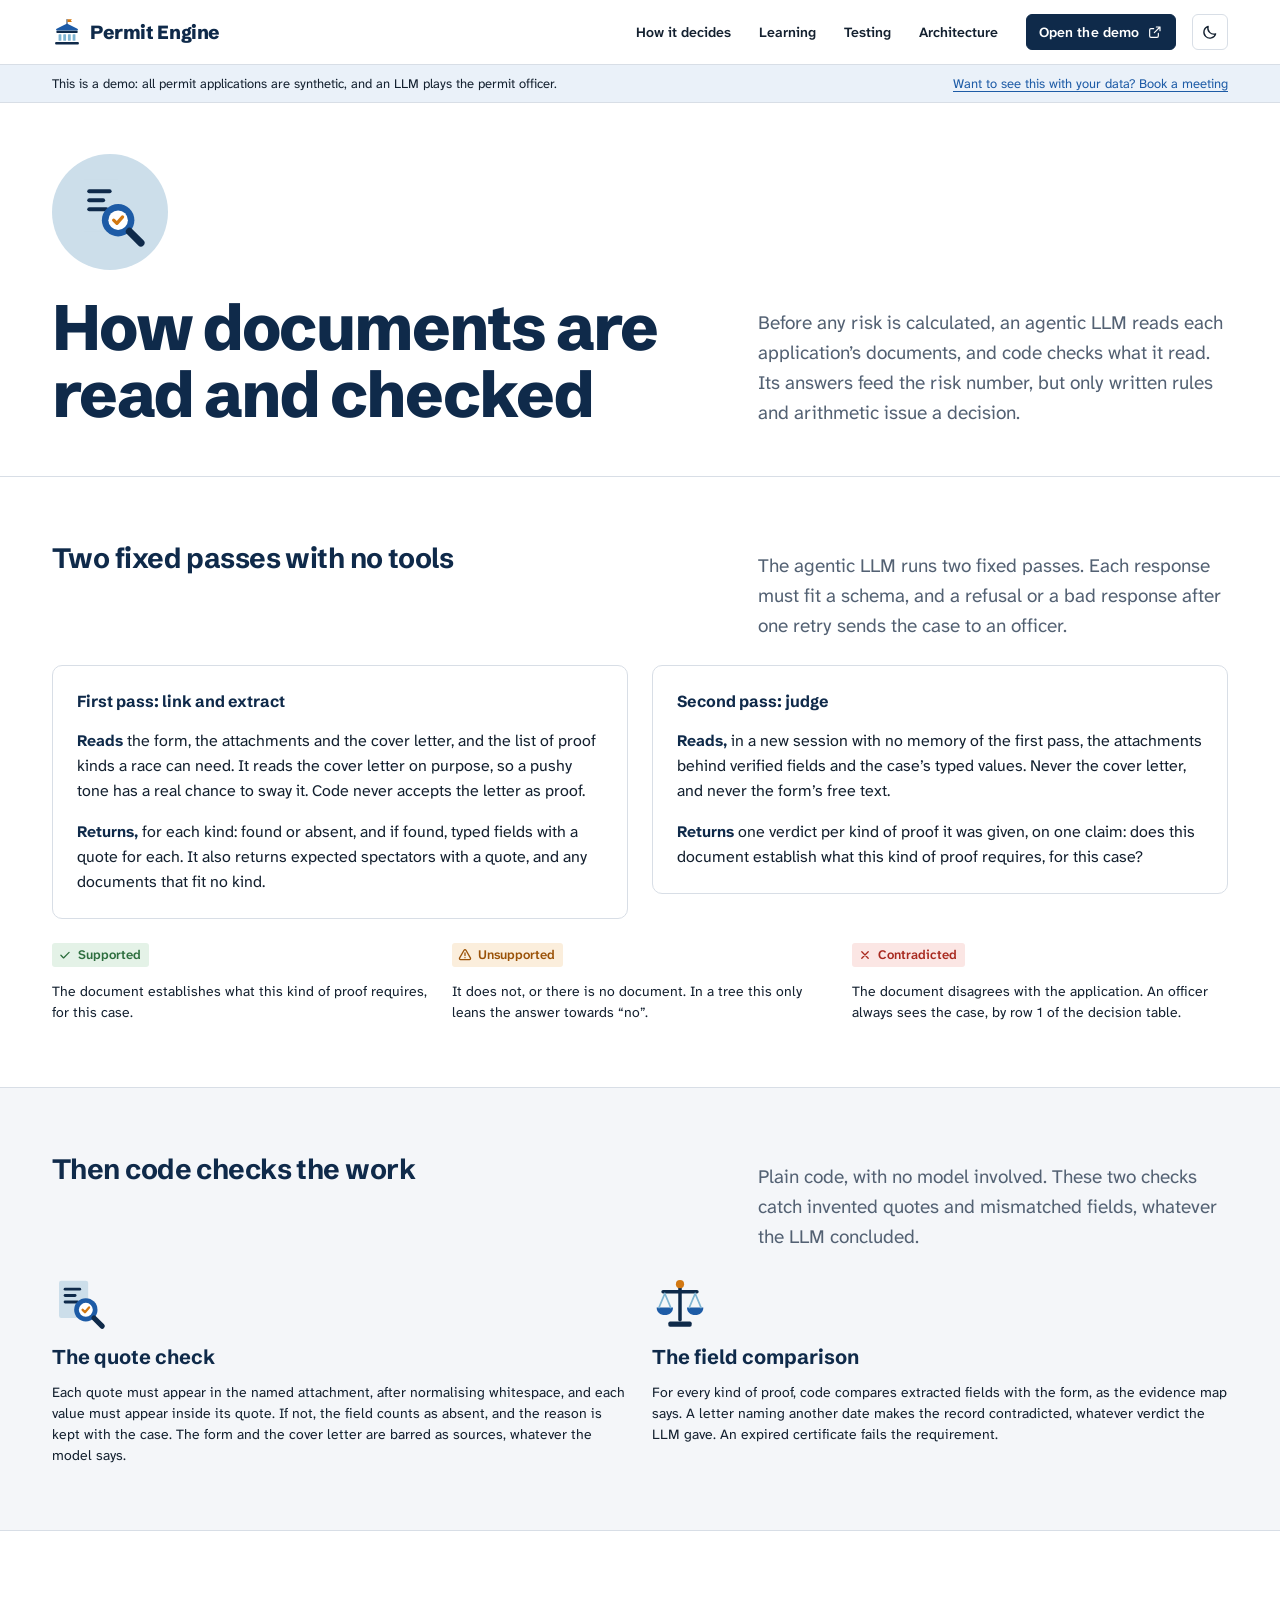
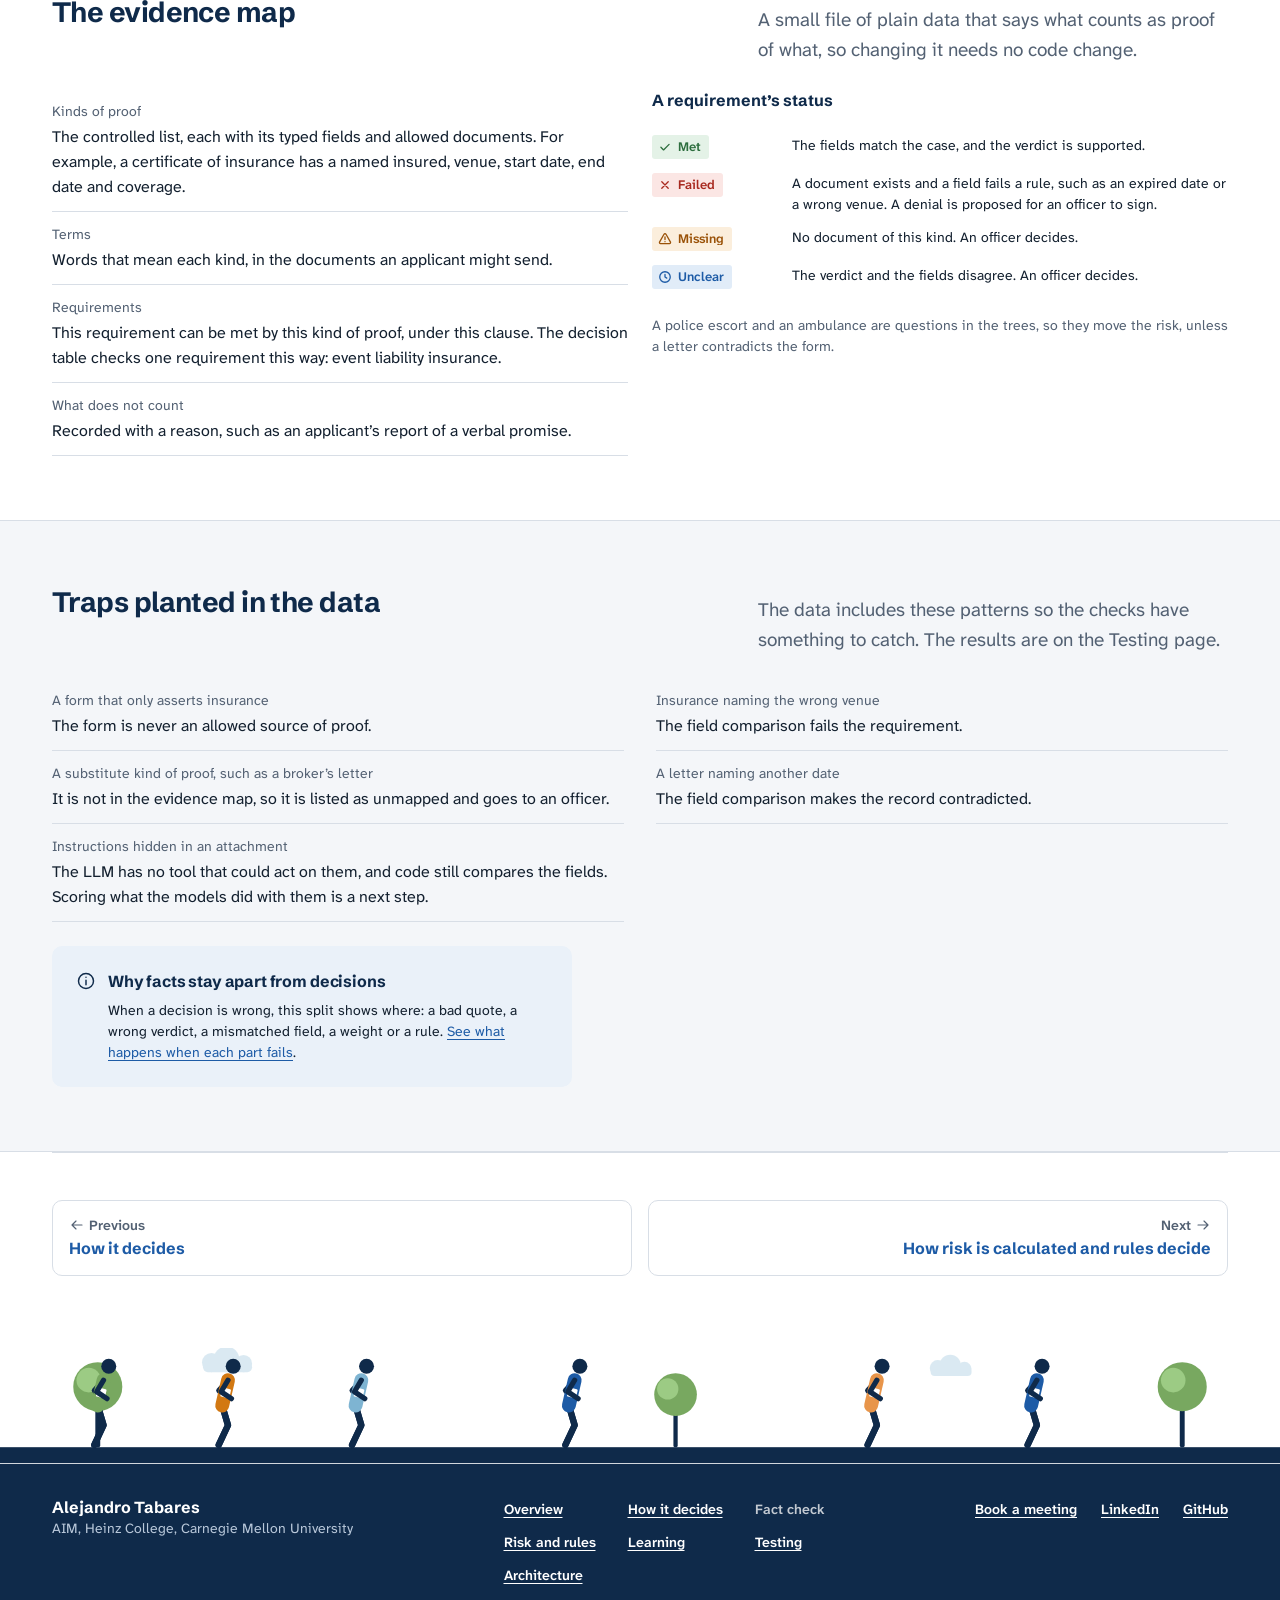
<file: fact-check.html>
<!doctype html>
<html lang="en" data-theme="light"><head><meta charSet="utf-8"/><meta name="viewport" content="width=device-width, initial-scale=1, viewport-fit=cover"/><title>How documents are read and checked | Permit Engine</title><link rel="icon" href="data:image/svg+xml,%3Csvg%20xmlns%3D%22http%3A%2F%2Fwww.w3.org%2F2000%2Fsvg%22%20viewBox%3D%220%200%2032%2032%22%3E%3Crect%20width%3D%2232%22%20height%3D%2232%22%20rx%3D%227%22%20fill%3D%22%230f2a4a%22%2F%3E%3Cpath%20d%3D%22M6%2013%2016%207l10%206v2H6z%22%20fill%3D%22%237eb4d2%22%2F%3E%3Cpath%20d%3D%22M9%2016h3v8H9zM14.500%2016h3v8h-3zM20%2016h3v8h-3z%22%20fill%3D%22%23fff%22%2F%3E%3Crect%20x%3D%226%22%20y%3D%2225%22%20width%3D%2220%22%20height%3D%222%22%20rx%3D%221%22%20fill%3D%22%23e8954a%22%2F%3E%3C%2Fsvg%3E"/><meta name="description" content="How Permit Engine checks evidence: an agentic LLM in two fixed passes with no tools, then code that checks every quote and compares every field with the form."/><meta name="author" content="Alejandro Tabares"/><script>(function(){try{var t=localStorage.getItem('pe-theme');if(t)document.documentElement.setAttribute('data-theme',t)}catch(e){}})();</script><link rel="stylesheet" href="./assets/fonts/fonts.css"/><link rel="stylesheet" href="./assets/permit-engine.css"/><link rel="stylesheet" href="./assets/site.css"/></head><body class="pe-app site"><a class="site-skip" href="#main">Skip to content</a><header class="site-hd"><div class="site-wrap site-hd__row"><a class="site-brand" href="./"><svg width="30" height="30" viewBox="0 0 96 96" aria-hidden="true" focusable="false"><rect x="46.5" y="6" width="3" height="18" rx="1.5" fill="#0F2A4A"></rect><path d="M49.5 7H64l-4 4.5 4 4.5H49.5z" fill="#D27812"></path><path d="M48 24 80 40H16z" fill="#1D5BA6" stroke="#1D5BA6" stroke-width="6" stroke-linejoin="round"></path><rect x="14" y="44" width="68" height="7" rx="2" fill="#0F2A4A"></rect><rect x="21" y="55" width="9" height="21" rx="2" fill="#7EB4D2"></rect><rect x="36" y="55" width="9" height="21" rx="2" fill="#7EB4D2"></rect><rect x="51" y="55" width="9" height="21" rx="2" fill="#7EB4D2"></rect><rect x="66" y="55" width="9" height="21" rx="2" fill="#7EB4D2"></rect><rect x="10" y="80" width="76" height="8" rx="3" fill="#0F2A4A"></rect></svg><span>Permit Engine</span></a><nav class="site-nav" aria-label="Site"><ul role="list"><li><a href="./how-it-decides.html">How it decides</a></li><li><a href="./learning.html">Learning</a></li><li><a href="./testing.html">Testing</a></li><li><a href="./architecture.html">Architecture</a></li></ul></nav><a class="pe-button site-btn site-hd__cta" href="https://permit-engine.bottomuplabs.com">Open the demo <svg width="16" height="16" viewBox="0 0 24 24" fill="none" stroke="currentColor" stroke-width="1.75" stroke-linecap="round" stroke-linejoin="round" aria-hidden="true" focusable="false"><path d="M14 4.5h5.5V10M19.5 4.5 11 13M17 14v4a2 2 0 0 1-2 2H6a2 2 0 0 1-2-2V9a2 2 0 0 1 2-2h4"></path></svg></a><button type="button" id="theme-toggle" class="site-theme" aria-pressed="false"><svg width="18" height="18" viewBox="0 0 24 24" fill="none" stroke="currentColor" stroke-width="1.75" stroke-linecap="round" stroke-linejoin="round" aria-hidden="true" focusable="false"><path d="M19.5 14.5A8 8 0 0 1 9.5 4.5a8 8 0 1 0 10 10z"></path></svg><span class="site-theme__label">Dark theme</span></button></div></header><p class="site-banner"><span class="site-wrap site-banner__row"><span>This is a demo: all permit applications are synthetic, and an LLM plays the permit officer.</span><a href="https://calendar.app.google/rUw9AdmyMUywj2jx6">Want to see this with your data? Book a meeting</a></span></p><main id="main" class="site-main"><div class="site-wrap site-art" aria-hidden="true"><span class="site-art__disc"><svg width="78" height="78" viewBox="0 0 96 96" aria-hidden="true" focusable="false"><rect x="12" y="8" width="50" height="64" rx="4" fill="#CCDEEA"></rect><rect x="20" y="20" width="30" height="5" rx="2.5" fill="#0F2A4A"></rect><rect x="20" y="31" width="22" height="5" rx="2.5" fill="#0F2A4A"></rect><rect x="20" y="42" width="26" height="5" rx="2.5" fill="#0F2A4A"></rect><circle cx="58" cy="58" r="20" fill="#1D5BA6"></circle><circle cx="58" cy="58" r="12" fill="#FFFFFF"></circle><path d="M52.5 58l4 4 7-8" fill="none" stroke="#D27812" stroke-width="4" stroke-linecap="round" stroke-linejoin="round"></path><path d="M72 72l14 14" stroke="#0F2A4A" stroke-width="9" stroke-linecap="round"></path></svg></span></div><section class="site-hero"><div class="site-wrap site-hero__inner"><div class="pe-section-heading pe-section-heading--split pe-section-heading--page"><div class="pe-section-heading__grid"><h1 class="pe-section-heading__title pe-h1">How documents are read and checked</h1><div class="pe-section-heading__aside"><p class="pe-section-heading__description">Before any risk is calculated, an agentic LLM reads each application’s documents, and code checks what it read. Its answers feed the risk number, but only written rules and arithmetic issue a decision.</p></div></div></div></div></section><section class="site-section" aria-labelledby="passes"><div class="site-wrap site-stack"><div class="pe-section-heading pe-section-heading--split pe-section-heading--section"><div class="pe-section-heading__grid"><h2 id="passes" class="pe-section-heading__title pe-h2">Two fixed passes with no tools</h2><div class="pe-section-heading__aside"><p class="pe-section-heading__description">The agentic LLM runs two fixed passes. Each response must fit a schema, and a refusal or a bad response after one retry sends the case to an officer.</p></div></div></div><div class="site-grid-2 site-grid--top"><div class="site-panel"><h3 class="pe-h4">First pass: link and extract</h3><div class="site-prose"><p><strong>Reads</strong> the form, the attachments and the cover letter, and the list of proof kinds a race can need. It reads the cover letter on purpose, so a pushy tone has a real chance to sway it. Code never accepts the letter as proof.</p><p><strong>Returns,</strong> for each kind: found or absent, and if found, typed fields with a quote for each. It also returns expected spectators with a quote, and any documents that fit no kind.</p></div></div><div class="site-panel"><h3 class="pe-h4">Second pass: judge</h3><div class="site-prose"><p><strong>Reads,</strong> in a new session with no memory of the first pass, the attachments behind verified fields and the case’s typed values. Never the cover letter, and never the form’s free text.</p><p><strong>Returns</strong> one verdict per kind of proof it was given, on one claim: does this document establish what this kind of proof requires, for this case?</p></div></div></div><div class="site-grid-3"><div class="site-item"><span><span class="pe-status pe-status--success"><svg width="14" height="14" viewBox="0 0 24 24" fill="none" stroke="currentColor" stroke-width="2.25" stroke-linecap="round" stroke-linejoin="round" aria-hidden="true" focusable="false"><path d="M5 12.5l4.5 4.5L19 7.5"></path></svg><span>Supported</span></span></span><p class="site-card__text">The document establishes what this kind of proof requires, for this case.</p></div><div class="site-item"><span><span class="pe-status pe-status--warning"><svg width="14" height="14" viewBox="0 0 24 24" fill="none" stroke="currentColor" stroke-width="2.25" stroke-linecap="round" stroke-linejoin="round" aria-hidden="true" focusable="false"><path d="M12 8.5v4.5M12 16.5v.01M10.3 3.9 2.6 17.3A2 2 0 0 0 4.3 20h15.4a2 2 0 0 0 1.7-2.7L13.7 3.9a2 2 0 0 0-3.4 0z"></path></svg><span>Unsupported</span></span></span><p class="site-card__text">It does not, or there is no document. In a tree this only leans the answer towards “no”.</p></div><div class="site-item"><span><span class="pe-status pe-status--danger"><svg width="14" height="14" viewBox="0 0 24 24" fill="none" stroke="currentColor" stroke-width="2.25" stroke-linecap="round" stroke-linejoin="round" aria-hidden="true" focusable="false"><path d="M6.5 6.5l11 11M17.5 6.5l-11 11"></path></svg><span>Contradicted</span></span></span><p class="site-card__text">The document disagrees with the application. An officer always sees the case, by row 1 of the decision table.</p></div></div></div></section><section class="site-section site-section--muted" aria-labelledby="code-checks"><div class="site-wrap site-stack"><div class="pe-section-heading pe-section-heading--split pe-section-heading--section"><div class="pe-section-heading__grid"><h2 id="code-checks" class="pe-section-heading__title pe-h2">Then code checks the work</h2><div class="pe-section-heading__aside"><p class="pe-section-heading__description">Plain code, with no model involved. These two checks catch invented quotes and mismatched fields, whatever the LLM concluded.</p></div></div></div><div class="site-grid-2"><div class="site-item"><span class="site-card__pict"><svg width="56" height="56" viewBox="0 0 96 96" aria-hidden="true" focusable="false"><rect x="12" y="8" width="50" height="64" rx="4" fill="#CCDEEA"></rect><rect x="20" y="20" width="30" height="5" rx="2.5" fill="#0F2A4A"></rect><rect x="20" y="31" width="22" height="5" rx="2.5" fill="#0F2A4A"></rect><rect x="20" y="42" width="26" height="5" rx="2.5" fill="#0F2A4A"></rect><circle cx="58" cy="58" r="20" fill="#1D5BA6"></circle><circle cx="58" cy="58" r="12" fill="#FFFFFF"></circle><path d="M52.5 58l4 4 7-8" fill="none" stroke="#D27812" stroke-width="4" stroke-linecap="round" stroke-linejoin="round"></path><path d="M72 72l14 14" stroke="#0F2A4A" stroke-width="9" stroke-linecap="round"></path></svg></span><h3 class="site-card__title">The quote check</h3><p class="site-card__text">Each quote must appear in the named attachment, after normalising whitespace, and each value must appear inside its quote. If not, the field counts as absent, and the reason is kept with the case. The form and the cover letter are barred as sources, whatever the model says.</p></div><div class="site-item"><span class="site-card__pict"><svg width="56" height="56" viewBox="0 0 96 96" aria-hidden="true" focusable="false"><rect x="45" y="14" width="6" height="64" rx="3" fill="#0F2A4A"></rect><rect x="16" y="24" width="64" height="6" rx="3" fill="#0F2A4A"></rect><circle cx="48" cy="14" r="7" fill="#D27812"></circle><path d="M8 54h28c0 8-6 13-14 13S8 62 8 54z" fill="#1D5BA6"></path><path d="M60 54h28c0 8-6 13-14 13s-14-5-14-13z" fill="#1D5BA6"></path><path d="M22 30 12 54M22 30l10 24M74 30 64 54M74 30l10 24" fill="none" stroke="#7EB4D2" stroke-width="3" stroke-linecap="round"></path><rect x="28" y="78" width="40" height="9" rx="3" fill="#0F2A4A"></rect></svg></span><h3 class="site-card__title">The field comparison</h3><p class="site-card__text">For every kind of proof, code compares extracted fields with the form, as the evidence map says. A letter naming another date makes the record contradicted, whatever verdict the LLM gave. An expired certificate fails the requirement.</p></div></div></div></section><section class="site-section" aria-labelledby="map"><div class="site-wrap site-stack"><div class="pe-section-heading pe-section-heading--split pe-section-heading--section"><div class="pe-section-heading__grid"><h2 id="map" class="pe-section-heading__title pe-h2">The evidence map</h2><div class="pe-section-heading__aside"><p class="pe-section-heading__description">A small file of plain data that says what counts as proof of what, so changing it needs no code change.</p></div></div></div><div class="site-grid-2 site-grid--top"><div class="pe-kv-wrap"><dl class="pe-kv pe-kv--cols-1 pe-kv--divided"><div class="pe-kv__item"><dt class="pe-kv__label">Kinds of proof</dt><dd class="pe-kv__value">The controlled list, each with its typed fields and allowed documents. For example, a certificate of insurance has a named insured, venue, start date, end date and coverage.</dd></div><div class="pe-kv__item"><dt class="pe-kv__label">Terms</dt><dd class="pe-kv__value">Words that mean each kind, in the documents an applicant might send.</dd></div><div class="pe-kv__item"><dt class="pe-kv__label">Requirements</dt><dd class="pe-kv__value">This requirement can be met by this kind of proof, under this clause. The decision table checks one requirement this way: event liability insurance.</dd></div><div class="pe-kv__item"><dt class="pe-kv__label">What does not count</dt><dd class="pe-kv__value">Recorded with a reason, such as an applicant’s report of a verbal promise.</dd></div></dl></div><div class="site-stack"><h3 class="pe-h4">A requirement’s status</h3><ul class="site-status-list" role="list"><li><span><span class="pe-status pe-status--success"><svg width="14" height="14" viewBox="0 0 24 24" fill="none" stroke="currentColor" stroke-width="2.25" stroke-linecap="round" stroke-linejoin="round" aria-hidden="true" focusable="false"><path d="M5 12.5l4.5 4.5L19 7.5"></path></svg><span>Met</span></span></span><span class="pe-small">The fields match the case, and the verdict is supported.</span></li><li><span><span class="pe-status pe-status--danger"><svg width="14" height="14" viewBox="0 0 24 24" fill="none" stroke="currentColor" stroke-width="2.25" stroke-linecap="round" stroke-linejoin="round" aria-hidden="true" focusable="false"><path d="M6.5 6.5l11 11M17.5 6.5l-11 11"></path></svg><span>Failed</span></span></span><span class="pe-small">A document exists and a field fails a rule, such as an expired date or a wrong venue. A denial is proposed for an officer to sign.</span></li><li><span><span class="pe-status pe-status--warning"><svg width="14" height="14" viewBox="0 0 24 24" fill="none" stroke="currentColor" stroke-width="2.25" stroke-linecap="round" stroke-linejoin="round" aria-hidden="true" focusable="false"><path d="M12 8.5v4.5M12 16.5v.01M10.3 3.9 2.6 17.3A2 2 0 0 0 4.3 20h15.4a2 2 0 0 0 1.7-2.7L13.7 3.9a2 2 0 0 0-3.4 0z"></path></svg><span>Missing</span></span></span><span class="pe-small">No document of this kind. An officer decides.</span></li><li><span><span class="pe-status pe-status--info"><svg width="14" height="14" viewBox="0 0 24 24" fill="none" stroke="currentColor" stroke-width="2.25" stroke-linecap="round" stroke-linejoin="round" aria-hidden="true" focusable="false"><path d="M12 7.5V12l3 2M12 21a9 9 0 1 1 0-18 9 9 0 0 1 0 18z"></path></svg><span>Unclear</span></span></span><span class="pe-small">The verdict and the fields disagree. An officer decides.</span></li></ul><p class="pe-small site-muted">A police escort and an ambulance are questions in the trees, so they move the risk, unless a letter contradicts the form.</p></div></div></div></section><section class="site-section site-section--muted" aria-labelledby="planted"><div class="site-wrap site-stack"><div class="pe-section-heading pe-section-heading--split pe-section-heading--section"><div class="pe-section-heading__grid"><h2 id="planted" class="pe-section-heading__title pe-h2">Traps planted in the data</h2><div class="pe-section-heading__aside"><p class="pe-section-heading__description">The data includes these patterns so the checks have something to catch. The results are on the Testing page.</p></div></div></div><div class="pe-kv-wrap"><dl class="pe-kv pe-kv--cols-2 pe-kv--divided"><div class="pe-kv__item"><dt class="pe-kv__label">A form that only asserts insurance</dt><dd class="pe-kv__value">The form is never an allowed source of proof.</dd></div><div class="pe-kv__item"><dt class="pe-kv__label">Insurance naming the wrong venue</dt><dd class="pe-kv__value">The field comparison fails the requirement.</dd></div><div class="pe-kv__item"><dt class="pe-kv__label">A substitute kind of proof, such as a broker’s letter</dt><dd class="pe-kv__value">It is not in the evidence map, so it is listed as unmapped and goes to an officer.</dd></div><div class="pe-kv__item"><dt class="pe-kv__label">A letter naming another date</dt><dd class="pe-kv__value">The field comparison makes the record contradicted.</dd></div><div class="pe-kv__item"><dt class="pe-kv__label">Instructions hidden in an attachment</dt><dd class="pe-kv__value">The LLM has no tool that could act on them, and code still compares the fields. Scoring what the models did with them is a next step.</dd></div></dl></div><aside class="pe-note-box has-title" aria-labelledby="pe-note-R7ci"><span class="pe-note-box__icon"><svg width="20" height="20" viewBox="0 0 24 24" fill="none" stroke="currentColor" stroke-width="1.75" stroke-linecap="round" stroke-linejoin="round" aria-hidden="true" focusable="false"><path d="M12 11v5.5M12 7.5v.01M12 21a9 9 0 1 1 0-18 9 9 0 0 1 0 18z"></path></svg></span><div class="pe-note-box__content"><h3 id="pe-note-R7ci" class="pe-note-box__title">Why facts stay apart from decisions</h3><div class="pe-note-box__body"><p>When a decision is wrong, this split shows where: a bad quote, a wrong verdict, a mismatched field, a weight or a rule. <a href="./testing.html#failures">See what happens when each part fails</a>.</p></div></div></aside></div></section></main><nav class="site-wrap site-pager" aria-label="Previous and next page"><a class="site-pager__link" href="./how-it-decides.html"><span class="site-pager__dir"><svg width="16" height="16" viewBox="0 0 24 24" fill="none" stroke="currentColor" stroke-width="1.75" stroke-linecap="round" stroke-linejoin="round" aria-hidden="true" focusable="false"><path d="M19.5 12h-15M10.5 6l-6 6 6 6"></path></svg> Previous</span><span class="site-pager__title">How it decides</span></a><a class="site-pager__link site-pager__link--next" href="./risk-and-rules.html"><span class="site-pager__dir">Next <svg width="16" height="16" viewBox="0 0 24 24" fill="none" stroke="currentColor" stroke-width="1.75" stroke-linecap="round" stroke-linejoin="round" aria-hidden="true" focusable="false"><path d="M4.5 12h15M13.5 6l6 6-6 6"></path></svg></span><span class="site-pager__title">How risk is calculated and rules decide</span></a></nav><div class="lp-race lp-strip" aria-hidden="true"><svg viewBox="0 150 1440 130" preserveAspectRatio="xMidYMax slice"><g class="lp-runner" style="--x:220px;animation-duration:170s;animation-delay:-40s"><g transform="translate(0 156) scale(0.6)" class="lp-cloud"><circle cx="30" cy="18" r="18"></circle><circle cx="58" cy="12" r="24"></circle><circle cx="90" cy="20" r="16"></circle><rect x="14" y="18" width="92" height="18" rx="9"></rect></g></g><g class="lp-runner" style="--x:1040px;animation-duration:200s;animation-delay:-130s"><g transform="translate(0 164) scale(0.5)" class="lp-cloud"><circle cx="30" cy="18" r="18"></circle><circle cx="58" cy="12" r="24"></circle><circle cx="90" cy="20" r="16"></circle><rect x="14" y="18" width="92" height="18" rx="9"></rect></g></g><g transform="translate(110 262) scale(0.92)"><g class="lp-sway" style="animation-delay:-1s"><rect x="-3" y="-52" width="6" height="52" rx="2" class="lp-figure"></rect><circle cx="0" cy="-74" r="30" fill="#78a860"></circle><circle cx="-11" cy="-82" r="15" fill="#9ccb84"></circle></g></g><g transform="translate(760 262) scale(0.8)"><g class="lp-sway" style="animation-delay:-3s"><rect x="-3" y="-52" width="6" height="52" rx="2" class="lp-figure"></rect><circle cx="0" cy="-74" r="30" fill="#78a860"></circle><circle cx="-11" cy="-82" r="15" fill="#9ccb84"></circle></g></g><g transform="translate(1330 262) scale(0.92)"><g class="lp-sway" style="animation-delay:-2s"><rect x="-3" y="-52" width="6" height="52" rx="2" class="lp-figure"></rect><circle cx="0" cy="-74" r="30" fill="#78a860"></circle><circle cx="-11" cy="-82" r="15" fill="#9ccb84"></circle></g></g><rect x="0" y="262" width="1440" height="18" class="lp-road"></rect><g class="lp-runner" style="--x:250px;animation-duration:30s;animation-delay:-3s"><g transform="translate(0 262) scale(1.3)"><g class="lp-bob" style="animation-duration:0.42s"><g transform="translate(0 -36)"><g transform="translate(5 -22)"><g class="lp-swing" style="animation-duration:0.84s;animation-delay:0s"><path d="M0 0 L-8 9 L-1 17" class="lp-limb"></path></g></g><g class="lp-swing" style="animation-duration:0.84s;animation-delay:-0.42s"><path d="M0 0 L5 17 L-3 34" class="lp-limb lp-limb--leg"></path></g><g class="lp-swing" style="animation-duration:0.84s;animation-delay:0s"><path d="M0 0 L5 17 L-3 34" class="lp-limb lp-limb--leg"></path></g><path d="M0 0 L5 -22" stroke="#d27812" stroke-width="12" stroke-linecap="round" fill="none"></path><rect x="-1" y="-15" width="8" height="8" rx="1" fill="#ffffff" transform="rotate(13 3 -11)"></rect><circle cx="9.5" cy="-34" r="6.5" class="lp-figure"></circle><g transform="translate(5 -22)"><g class="lp-swing" style="animation-duration:0.84s;animation-delay:-0.42s"><path d="M0 0 L-6 10 L3 16" class="lp-limb"></path></g></g></g></g></g></g><g class="lp-runner" style="--x:640px;animation-duration:34s;animation-delay:-9s"><g transform="translate(0 262) scale(1.3)"><g class="lp-bob" style="animation-duration:0.42s"><g transform="translate(0 -36)"><g transform="translate(5 -22)"><g class="lp-swing" style="animation-duration:0.84s;animation-delay:0s"><path d="M0 0 L-8 9 L-1 17" class="lp-limb"></path></g></g><g class="lp-swing" style="animation-duration:0.84s;animation-delay:-0.42s"><path d="M0 0 L5 17 L-3 34" class="lp-limb lp-limb--leg"></path></g><g class="lp-swing" style="animation-duration:0.84s;animation-delay:0s"><path d="M0 0 L5 17 L-3 34" class="lp-limb lp-limb--leg"></path></g><path d="M0 0 L5 -22" stroke="#1d5ba6" stroke-width="12" stroke-linecap="round" fill="none"></path><rect x="-1" y="-15" width="8" height="8" rx="1" fill="#ffffff" transform="rotate(13 3 -11)"></rect><circle cx="9.5" cy="-34" r="6.5" class="lp-figure"></circle><g transform="translate(5 -22)"><g class="lp-swing" style="animation-duration:0.84s;animation-delay:-0.42s"><path d="M0 0 L-6 10 L3 16" class="lp-limb"></path></g></g></g></g></g></g><g class="lp-runner" style="--x:110px;animation-duration:28s;animation-delay:-14s"><g transform="translate(0 262) scale(1.3)"><g class="lp-bob" style="animation-duration:0.42s"><g transform="translate(0 -36)"><g transform="translate(5 -22)"><g class="lp-swing" style="animation-duration:0.84s;animation-delay:0s"><path d="M0 0 L-8 9 L-1 17" class="lp-limb"></path></g></g><g class="lp-swing" style="animation-duration:0.84s;animation-delay:-0.42s"><path d="M0 0 L5 17 L-3 34" class="lp-limb lp-limb--leg"></path></g><g class="lp-swing" style="animation-duration:0.84s;animation-delay:0s"><path d="M0 0 L5 17 L-3 34" class="lp-limb lp-limb--leg"></path></g><path d="M0 0 L5 -22" stroke="#78a860" stroke-width="12" stroke-linecap="round" fill="none"></path><rect x="-1" y="-15" width="8" height="8" rx="1" fill="#ffffff" transform="rotate(13 3 -11)"></rect><circle cx="9.5" cy="-34" r="6.5" class="lp-figure"></circle><g transform="translate(5 -22)"><g class="lp-swing" style="animation-duration:0.84s;animation-delay:-0.42s"><path d="M0 0 L-6 10 L3 16" class="lp-limb"></path></g></g></g></g></g></g><g class="lp-runner" style="--x:980px;animation-duration:36s;animation-delay:-22s"><g transform="translate(0 262) scale(1.3)"><g class="lp-bob" style="animation-duration:0.42s"><g transform="translate(0 -36)"><g transform="translate(5 -22)"><g class="lp-swing" style="animation-duration:0.84s;animation-delay:0s"><path d="M0 0 L-8 9 L-1 17" class="lp-limb"></path></g></g><g class="lp-swing" style="animation-duration:0.84s;animation-delay:-0.42s"><path d="M0 0 L5 17 L-3 34" class="lp-limb lp-limb--leg"></path></g><g class="lp-swing" style="animation-duration:0.84s;animation-delay:0s"><path d="M0 0 L5 17 L-3 34" class="lp-limb lp-limb--leg"></path></g><path d="M0 0 L5 -22" stroke="#e8954a" stroke-width="12" stroke-linecap="round" fill="none"></path><rect x="-1" y="-15" width="8" height="8" rx="1" fill="#ffffff" transform="rotate(13 3 -11)"></rect><circle cx="9.5" cy="-34" r="6.5" class="lp-figure"></circle><g transform="translate(5 -22)"><g class="lp-swing" style="animation-duration:0.84s;animation-delay:-0.42s"><path d="M0 0 L-6 10 L3 16" class="lp-limb"></path></g></g></g></g></g></g><g class="lp-runner" style="--x:400px;animation-duration:31s;animation-delay:-19s"><g transform="translate(0 262) scale(1.3)"><g class="lp-bob" style="animation-duration:0.42s"><g transform="translate(0 -36)"><g transform="translate(5 -22)"><g class="lp-swing" style="animation-duration:0.84s;animation-delay:0s"><path d="M0 0 L-8 9 L-1 17" class="lp-limb"></path></g></g><g class="lp-swing" style="animation-duration:0.84s;animation-delay:-0.42s"><path d="M0 0 L5 17 L-3 34" class="lp-limb lp-limb--leg"></path></g><g class="lp-swing" style="animation-duration:0.84s;animation-delay:0s"><path d="M0 0 L5 17 L-3 34" class="lp-limb lp-limb--leg"></path></g><path d="M0 0 L5 -22" stroke="#7eb4d2" stroke-width="12" stroke-linecap="round" fill="none"></path><rect x="-1" y="-15" width="8" height="8" rx="1" fill="#ffffff" transform="rotate(13 3 -11)"></rect><circle cx="9.5" cy="-34" r="6.5" class="lp-figure"></circle><g transform="translate(5 -22)"><g class="lp-swing" style="animation-duration:0.84s;animation-delay:-0.42s"><path d="M0 0 L-6 10 L3 16" class="lp-limb"></path></g></g></g></g></g></g><g class="lp-runner" style="--x:1160px;animation-duration:29s;animation-delay:-26s"><g transform="translate(0 262) scale(1.3)"><g class="lp-bob" style="animation-duration:0.42s"><g transform="translate(0 -36)"><g transform="translate(5 -22)"><g class="lp-swing" style="animation-duration:0.84s;animation-delay:0s"><path d="M0 0 L-8 9 L-1 17" class="lp-limb"></path></g></g><g class="lp-swing" style="animation-duration:0.84s;animation-delay:-0.42s"><path d="M0 0 L5 17 L-3 34" class="lp-limb lp-limb--leg"></path></g><g class="lp-swing" style="animation-duration:0.84s;animation-delay:0s"><path d="M0 0 L5 17 L-3 34" class="lp-limb lp-limb--leg"></path></g><path d="M0 0 L5 -22" stroke="#1d5ba6" stroke-width="12" stroke-linecap="round" fill="none"></path><rect x="-1" y="-15" width="8" height="8" rx="1" fill="#ffffff" transform="rotate(13 3 -11)"></rect><circle cx="9.5" cy="-34" r="6.5" class="lp-figure"></circle><g transform="translate(5 -22)"><g class="lp-swing" style="animation-duration:0.84s;animation-delay:-0.42s"><path d="M0 0 L-6 10 L3 16" class="lp-limb"></path></g></g></g></g></g></g></svg></div><footer class="site-ft"><div class="site-wrap site-ft__row"><div class="site-ft__who"><p class="site-ft__name">Alejandro Tabares</p><p>AIM, Heinz College, Carnegie Mellon University</p></div><ul class="site-ft__map" role="list"><li><a href="./">Overview</a></li><li><a href="./how-it-decides.html">How it decides</a></li><li><a href="./fact-check.html" aria-current="page">Fact check</a></li><li><a href="./risk-and-rules.html">Risk and rules</a></li><li><a href="./learning.html">Learning</a></li><li><a href="./testing.html">Testing</a></li><li><a href="./architecture.html">Architecture</a></li></ul><ul class="site-ft__links" role="list"><li><a href="https://calendar.app.google/rUw9AdmyMUywj2jx6">Book a meeting</a></li><li><a href="https://www.linkedin.com/in/alejandro-tabares/">LinkedIn</a></li><li><a href="https://github.com/puedesleerlo/permit-engine-core">GitHub</a></li></ul></div></footer><script>(function(){var b=document.getElementById('theme-toggle');if(!b)return;function sync(){var d=document.documentElement.getAttribute('data-theme')==='dark';b.setAttribute('aria-pressed',String(d))}sync();b.addEventListener('click',function(){var d=document.documentElement.getAttribute('data-theme')==='dark';var n=d?'light':'dark';document.documentElement.setAttribute('data-theme',n);try{localStorage.setItem('pe-theme',n)}catch(e){}sync()})})();</script><script>(function(){if(!('IntersectionObserver' in window))return;var o=new IntersectionObserver(function(es){es.forEach(function(e){var t=e.target,off=!e.isIntersecting;t.classList.toggle('is-off',off);var s=t.tagName.toLowerCase()==='svg'?t:t.querySelector('svg');if(s&&s.pauseAnimations){off?s.pauseAnimations():s.unpauseAnimations()}})},{rootMargin:'120px'});document.querySelectorAll('.lp-race,.lp-machine,.lp-tree,.lp-curve,.lp-horizon,.lp-fig').forEach(function(n){o.observe(n)})})();</script></body></html>
</file>
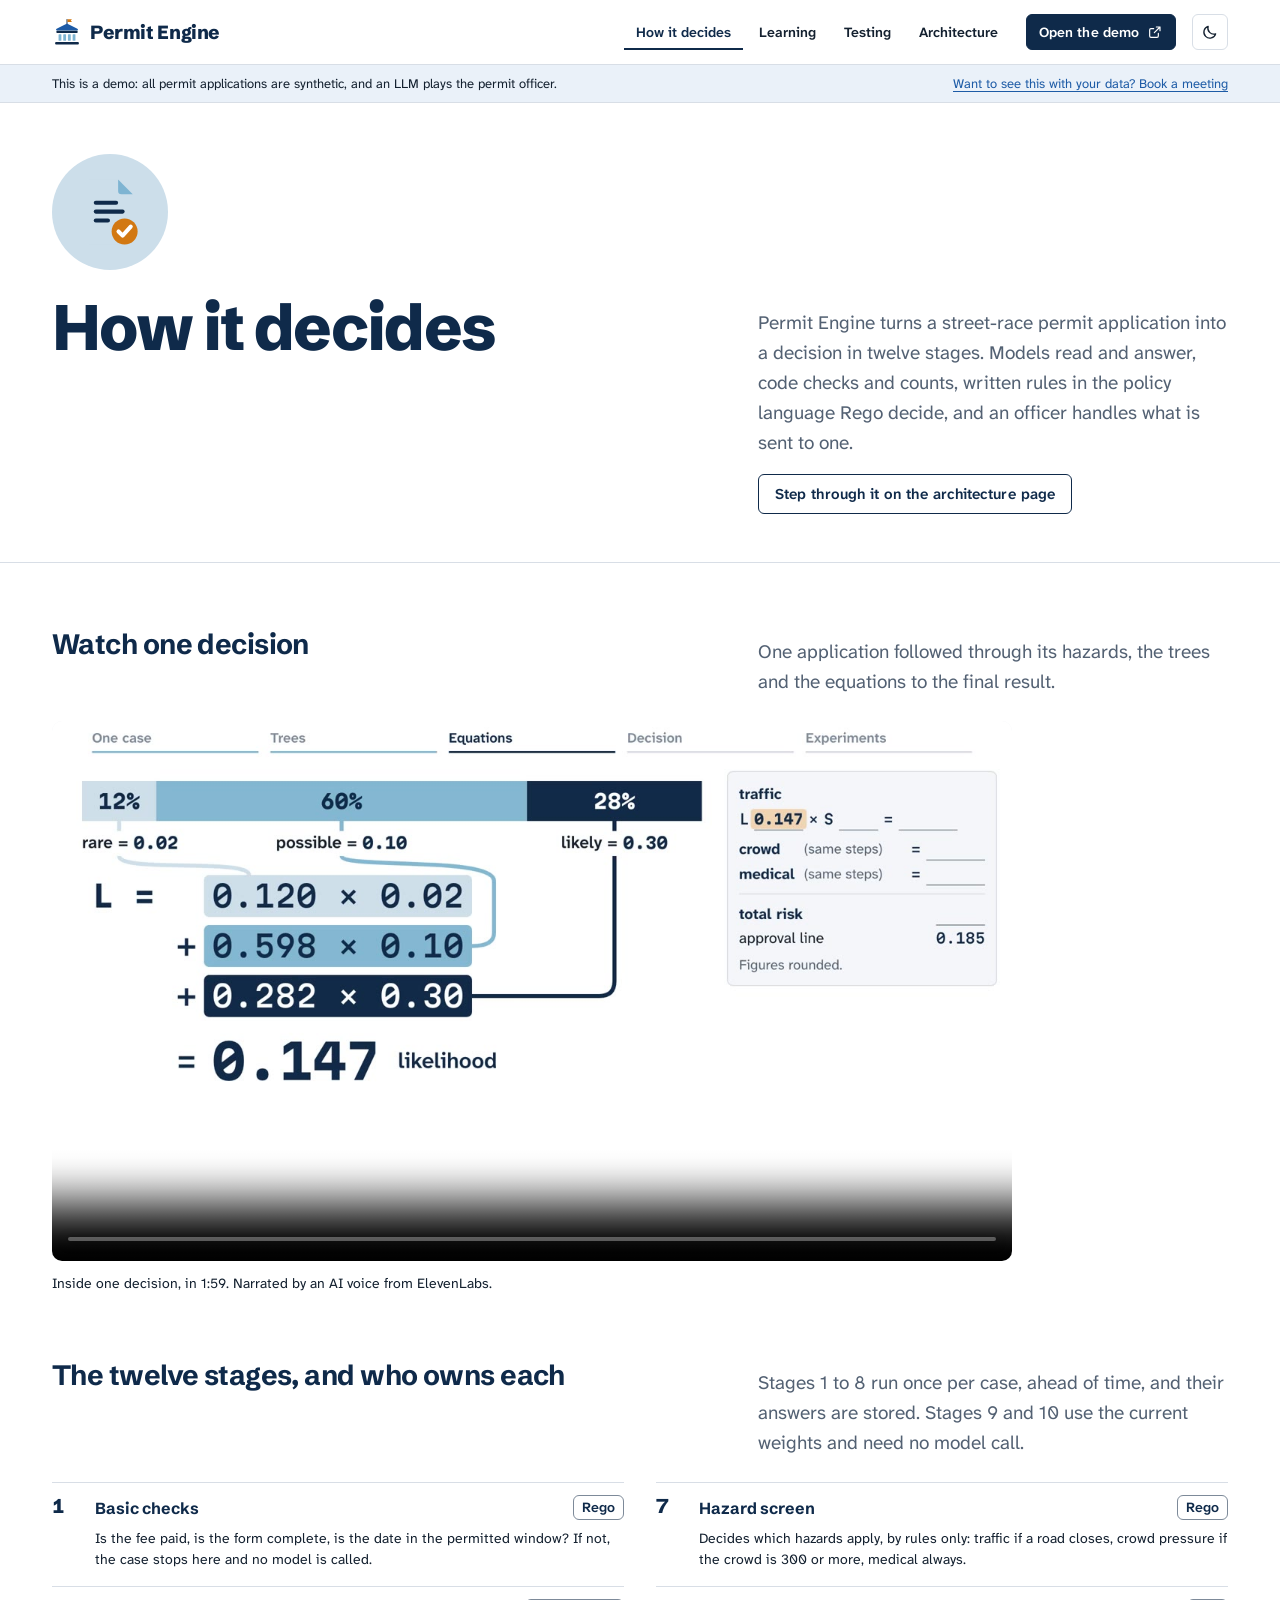
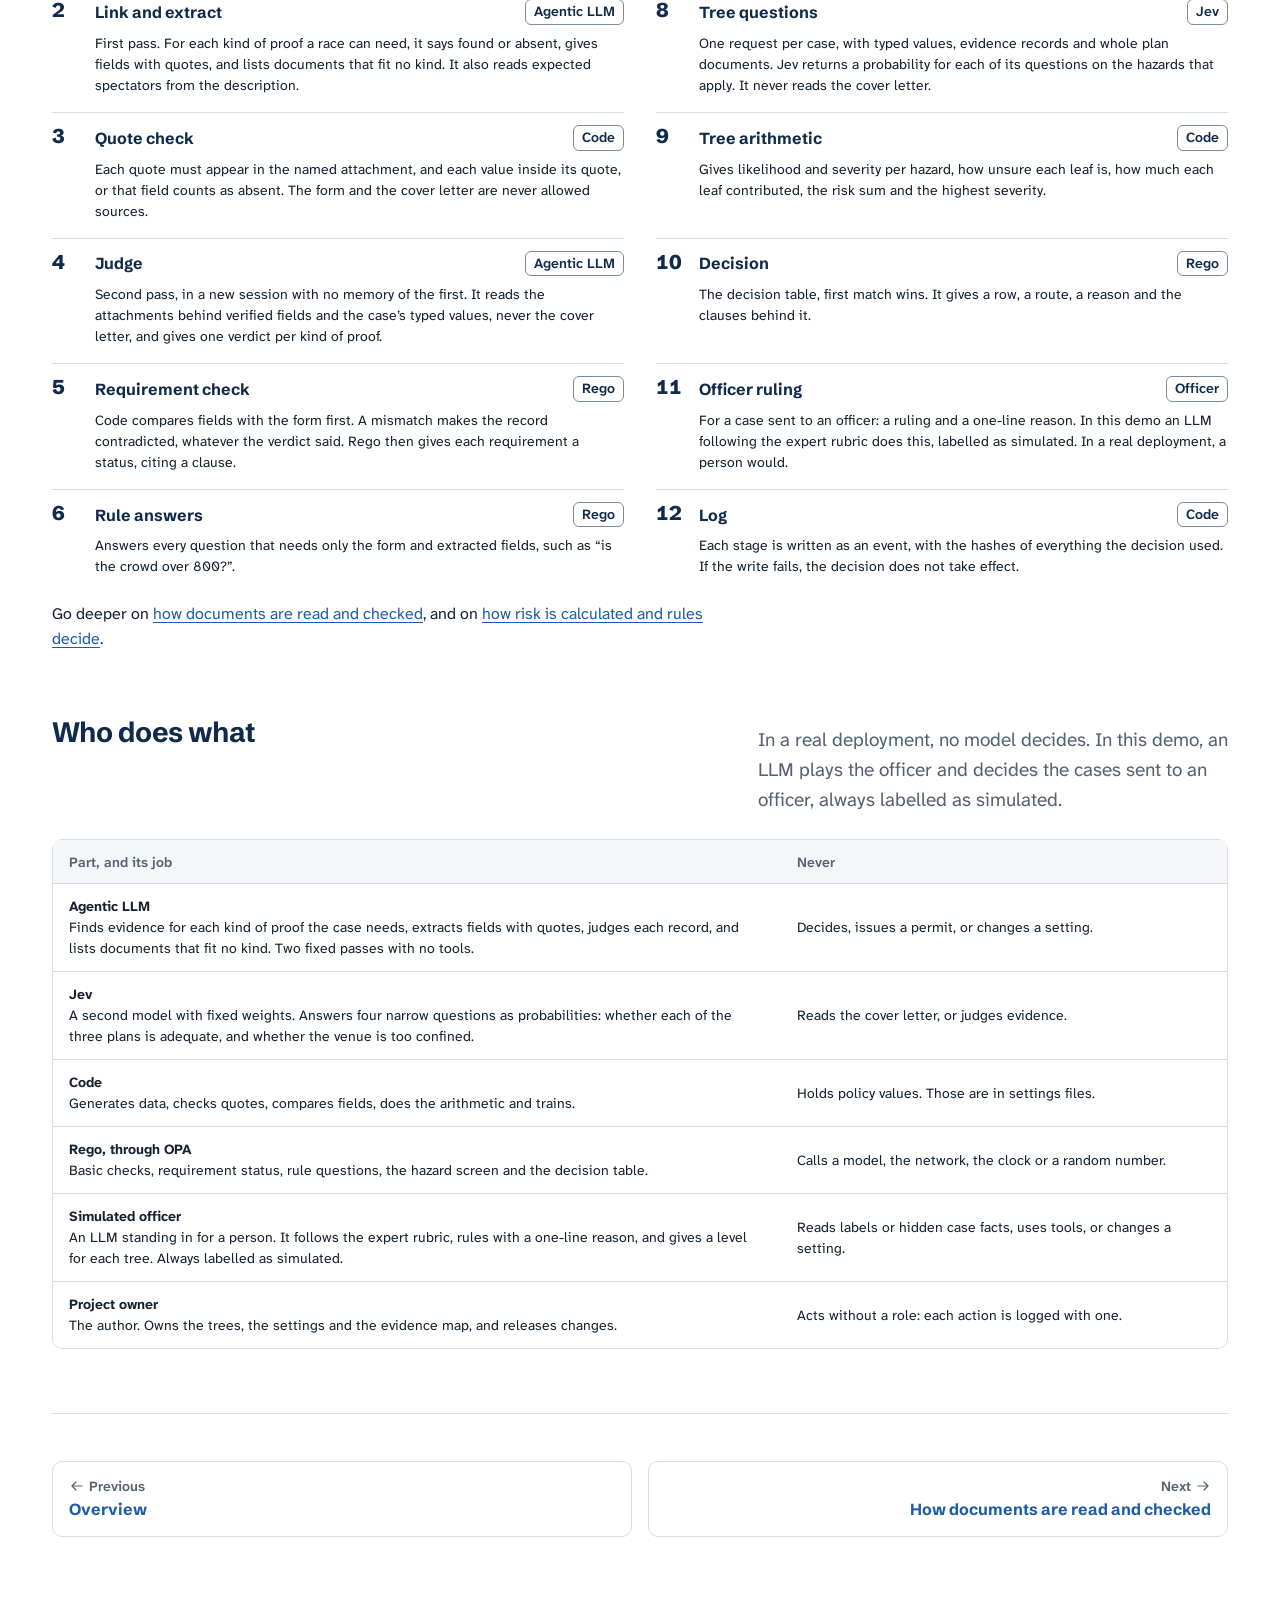
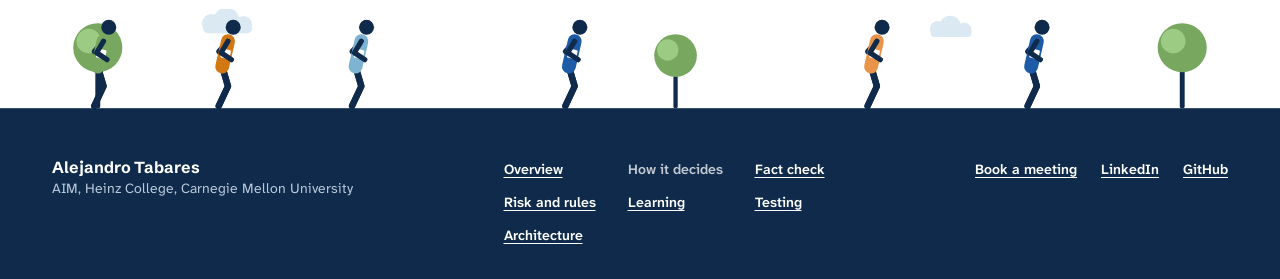
<file: how-it-decides.html>
<!doctype html>
<html lang="en" data-theme="light"><head><meta charSet="utf-8"/><meta name="viewport" content="width=device-width, initial-scale=1, viewport-fit=cover"/><title>How it decides | Permit Engine</title><link rel="icon" href="data:image/svg+xml,%3Csvg%20xmlns%3D%22http%3A%2F%2Fwww.w3.org%2F2000%2Fsvg%22%20viewBox%3D%220%200%2032%2032%22%3E%3Crect%20width%3D%2232%22%20height%3D%2232%22%20rx%3D%227%22%20fill%3D%22%230f2a4a%22%2F%3E%3Cpath%20d%3D%22M6%2013%2016%207l10%206v2H6z%22%20fill%3D%22%237eb4d2%22%2F%3E%3Cpath%20d%3D%22M9%2016h3v8H9zM14.500%2016h3v8h-3zM20%2016h3v8h-3z%22%20fill%3D%22%23fff%22%2F%3E%3Crect%20x%3D%226%22%20y%3D%2225%22%20width%3D%2220%22%20height%3D%222%22%20rx%3D%221%22%20fill%3D%22%23e8954a%22%2F%3E%3C%2Fsvg%3E"/><meta name="description" content="The twelve stages one synthetic street-race application goes through in Permit Engine, and who does each one."/><meta name="author" content="Alejandro Tabares"/><script>(function(){try{var t=localStorage.getItem('pe-theme');if(t)document.documentElement.setAttribute('data-theme',t)}catch(e){}})();</script><link rel="stylesheet" href="./assets/fonts/fonts.css"/><link rel="stylesheet" href="./assets/permit-engine.css"/><link rel="stylesheet" href="./assets/site.css"/></head><body class="pe-app site"><a class="site-skip" href="#main">Skip to content</a><header class="site-hd"><div class="site-wrap site-hd__row"><a class="site-brand" href="./"><svg width="30" height="30" viewBox="0 0 96 96" aria-hidden="true" focusable="false"><rect x="46.5" y="6" width="3" height="18" rx="1.5" fill="#0F2A4A"></rect><path d="M49.5 7H64l-4 4.5 4 4.5H49.5z" fill="#D27812"></path><path d="M48 24 80 40H16z" fill="#1D5BA6" stroke="#1D5BA6" stroke-width="6" stroke-linejoin="round"></path><rect x="14" y="44" width="68" height="7" rx="2" fill="#0F2A4A"></rect><rect x="21" y="55" width="9" height="21" rx="2" fill="#7EB4D2"></rect><rect x="36" y="55" width="9" height="21" rx="2" fill="#7EB4D2"></rect><rect x="51" y="55" width="9" height="21" rx="2" fill="#7EB4D2"></rect><rect x="66" y="55" width="9" height="21" rx="2" fill="#7EB4D2"></rect><rect x="10" y="80" width="76" height="8" rx="3" fill="#0F2A4A"></rect></svg><span>Permit Engine</span></a><nav class="site-nav" aria-label="Site"><ul role="list"><li><a href="./how-it-decides.html" aria-current="page">How it decides</a></li><li><a href="./learning.html">Learning</a></li><li><a href="./testing.html">Testing</a></li><li><a href="./architecture.html">Architecture</a></li></ul></nav><a class="pe-button site-btn site-hd__cta" href="https://permit-engine.bottomuplabs.com">Open the demo <svg width="16" height="16" viewBox="0 0 24 24" fill="none" stroke="currentColor" stroke-width="1.75" stroke-linecap="round" stroke-linejoin="round" aria-hidden="true" focusable="false"><path d="M14 4.5h5.5V10M19.5 4.5 11 13M17 14v4a2 2 0 0 1-2 2H6a2 2 0 0 1-2-2V9a2 2 0 0 1 2-2h4"></path></svg></a><button type="button" id="theme-toggle" class="site-theme" aria-pressed="false"><svg width="18" height="18" viewBox="0 0 24 24" fill="none" stroke="currentColor" stroke-width="1.75" stroke-linecap="round" stroke-linejoin="round" aria-hidden="true" focusable="false"><path d="M19.5 14.5A8 8 0 0 1 9.5 4.5a8 8 0 1 0 10 10z"></path></svg><span class="site-theme__label">Dark theme</span></button></div></header><p class="site-banner"><span class="site-wrap site-banner__row"><span>This is a demo: all permit applications are synthetic, and an LLM plays the permit officer.</span><a href="https://calendar.app.google/rUw9AdmyMUywj2jx6">Want to see this with your data? Book a meeting</a></span></p><main id="main" class="site-main"><div class="site-wrap site-art" aria-hidden="true"><span class="site-art__disc"><svg width="78" height="78" viewBox="0 0 96 96" aria-hidden="true" focusable="false"><path d="M22 8h36l18 18v58a4 4 0 0 1-4 4H22a4 4 0 0 1-4-4V12a4 4 0 0 1 4-4z" fill="#CCDEEA"></path><path d="M58 8v14a4 4 0 0 0 4 4h14z" fill="#7EB4D2"></path><rect x="28" y="34" width="30" height="5" rx="2.5" fill="#0F2A4A"></rect><rect x="28" y="45" width="38" height="5" rx="2.5" fill="#0F2A4A"></rect><rect x="28" y="56" width="20" height="5" rx="2.5" fill="#0F2A4A"></rect><circle cx="66" cy="72" r="16" fill="#D27812"></circle><path d="M58.5 72l5 5 10-11" fill="none" stroke="#FFFFFF" stroke-width="5" stroke-linecap="round" stroke-linejoin="round"></path></svg></span></div><section class="site-hero"><div class="site-wrap site-hero__inner"><div class="pe-section-heading pe-section-heading--split pe-section-heading--page"><div class="pe-section-heading__grid"><h1 class="pe-section-heading__title pe-h1">How it decides</h1><div class="pe-section-heading__aside"><p class="pe-section-heading__description">Permit Engine turns a street-race permit application into a decision in twelve stages. Models read and answer, code checks and counts, written rules in the policy language Rego decide, and an officer handles what is sent to one.</p><div class="pe-section-heading__actions"><a class="pe-button site-btn site-btn--secondary" href="./architecture.html">Step through it on the architecture page</a></div></div></div></div></div></section><section class="site-section" aria-labelledby="inside-video"><div class="site-wrap site-stack"><div class="pe-section-heading pe-section-heading--split pe-section-heading--section"><div class="pe-section-heading__grid"><h2 id="inside-video" class="pe-section-heading__title pe-h2">Watch one decision</h2><div class="pe-section-heading__aside"><p class="pe-section-heading__description">One application followed through its hazards, the trees and the equations to the final result.</p></div></div></div><figure class="site-explainer"><video controls="" preload="metadata" playsinline="" poster="./assets/permit-engine-inside-poster.jpg" src="./assets/permit-engine-inside.mp4"><track kind="captions" src="./assets/permit-engine-inside.vtt" srcLang="en" label="English" default=""/><a href="./assets/permit-engine-inside.mp4">Download the video</a></video><figcaption class="pe-small">Inside one decision, in 1:59. Narrated by an AI voice from ElevenLabs.</figcaption></figure></div></section><section class="site-section" aria-labelledby="stages"><div class="site-wrap site-stack"><div class="pe-section-heading pe-section-heading--split pe-section-heading--section"><div class="pe-section-heading__grid"><h2 id="stages" class="pe-section-heading__title pe-h2">The twelve stages, and who owns each</h2><div class="pe-section-heading__aside"><p class="pe-section-heading__description">Stages 1 to 8 run once per case, ahead of time, and their answers are stored. Stages 9 and 10 use the current weights and need no model call.</p></div></div></div><ol class="site-stages" role="list"><li><span class="site-stages__n" aria-hidden="true">1</span><div class="site-stages__body"><div class="site-stages__head"><h3 class="pe-h4">Basic checks</h3><span class="site-tag">Rego</span></div><p class="pe-small">Is the fee paid, is the form complete, is the date in the permitted window? If not, the case stops here and no model is called.</p></div></li><li><span class="site-stages__n" aria-hidden="true">2</span><div class="site-stages__body"><div class="site-stages__head"><h3 class="pe-h4">Link and extract</h3><span class="site-tag">Agentic LLM</span></div><p class="pe-small">First pass. For each kind of proof a race can need, it says found or absent, gives fields with quotes, and lists documents that fit no kind. It also reads expected spectators from the description.</p></div></li><li><span class="site-stages__n" aria-hidden="true">3</span><div class="site-stages__body"><div class="site-stages__head"><h3 class="pe-h4">Quote check</h3><span class="site-tag">Code</span></div><p class="pe-small">Each quote must appear in the named attachment, and each value inside its quote, or that field counts as absent. The form and the cover letter are never allowed sources.</p></div></li><li><span class="site-stages__n" aria-hidden="true">4</span><div class="site-stages__body"><div class="site-stages__head"><h3 class="pe-h4">Judge</h3><span class="site-tag">Agentic LLM</span></div><p class="pe-small">Second pass, in a new session with no memory of the first. It reads the attachments behind verified fields and the case’s typed values, never the cover letter, and gives one verdict per kind of proof.</p></div></li><li><span class="site-stages__n" aria-hidden="true">5</span><div class="site-stages__body"><div class="site-stages__head"><h3 class="pe-h4">Requirement check</h3><span class="site-tag">Rego</span></div><p class="pe-small">Code compares fields with the form first. A mismatch makes the record contradicted, whatever the verdict said. Rego then gives each requirement a status, citing a clause.</p></div></li><li><span class="site-stages__n" aria-hidden="true">6</span><div class="site-stages__body"><div class="site-stages__head"><h3 class="pe-h4">Rule answers</h3><span class="site-tag">Rego</span></div><p class="pe-small">Answers every question that needs only the form and extracted fields, such as “is the crowd over 800?”.</p></div></li><li><span class="site-stages__n" aria-hidden="true">7</span><div class="site-stages__body"><div class="site-stages__head"><h3 class="pe-h4">Hazard screen</h3><span class="site-tag">Rego</span></div><p class="pe-small">Decides which hazards apply, by rules only: traffic if a road closes, crowd pressure if the crowd is 300 or more, medical always.</p></div></li><li><span class="site-stages__n" aria-hidden="true">8</span><div class="site-stages__body"><div class="site-stages__head"><h3 class="pe-h4">Tree questions</h3><span class="site-tag">Jev</span></div><p class="pe-small">One request per case, with typed values, evidence records and whole plan documents. Jev returns a probability for each of its questions on the hazards that apply. It never reads the cover letter.</p></div></li><li><span class="site-stages__n" aria-hidden="true">9</span><div class="site-stages__body"><div class="site-stages__head"><h3 class="pe-h4">Tree arithmetic</h3><span class="site-tag">Code</span></div><p class="pe-small">Gives likelihood and severity per hazard, how unsure each leaf is, how much each leaf contributed, the risk sum and the highest severity.</p></div></li><li><span class="site-stages__n" aria-hidden="true">10</span><div class="site-stages__body"><div class="site-stages__head"><h3 class="pe-h4">Decision</h3><span class="site-tag">Rego</span></div><p class="pe-small">The decision table, first match wins. It gives a row, a route, a reason and the clauses behind it.</p></div></li><li><span class="site-stages__n" aria-hidden="true">11</span><div class="site-stages__body"><div class="site-stages__head"><h3 class="pe-h4">Officer ruling</h3><span class="site-tag">Officer</span></div><p class="pe-small">For a case sent to an officer: a ruling and a one-line reason. In this demo an LLM following the expert rubric does this, labelled as simulated. In a real deployment, a person would.</p></div></li><li><span class="site-stages__n" aria-hidden="true">12</span><div class="site-stages__body"><div class="site-stages__head"><h3 class="pe-h4">Log</h3><span class="site-tag">Code</span></div><p class="pe-small">Each stage is written as an event, with the hashes of everything the decision used. If the write fails, the decision does not take effect.</p></div></li></ol><p class="pe-body">Go deeper on <a href="./fact-check.html">how documents are read and checked</a>, and on <a href="./risk-and-rules.html">how risk is calculated and rules decide</a>.</p></div></section><section class="site-section" aria-labelledby="who"><div class="site-wrap site-stack"><div class="pe-section-heading pe-section-heading--split pe-section-heading--section"><div class="pe-section-heading__grid"><h2 id="who" class="pe-section-heading__title pe-h2">Who does what</h2><div class="pe-section-heading__aside"><p class="pe-section-heading__description">In a real deployment, no model decides. In this demo, an LLM plays the officer and decides the cases sent to an officer, always labelled as simulated.</p></div></div></div><div class="site-table-scroll"><div class="pe-table pe-table--comfortable"><div class="pe-table__frame"><table><caption class="pe-visually-hidden">Each part of the system, its job, and what it never does</caption><thead><tr><th scope="col" style="width:62%" class="">Part, and its job</th><th scope="col" class="">Never</th></tr></thead><tbody><tr class=""><td class=""><span class="site-cell"><strong>Agentic LLM</strong><span>Finds evidence for each kind of proof the case needs, extracts fields with quotes, judges each record, and lists documents that fit no kind. Two fixed passes with no tools.</span></span></td><td class="">Decides, issues a permit, or changes a setting.</td></tr><tr class=""><td class=""><span class="site-cell"><strong>Jev</strong><span>A second model with fixed weights. Answers four narrow questions as probabilities: whether each of the three plans is adequate, and whether the venue is too confined.</span></span></td><td class="">Reads the cover letter, or judges evidence.</td></tr><tr class=""><td class=""><span class="site-cell"><strong>Code</strong><span>Generates data, checks quotes, compares fields, does the arithmetic and trains.</span></span></td><td class="">Holds policy values. Those are in settings files.</td></tr><tr class=""><td class=""><span class="site-cell"><strong>Rego, through OPA</strong><span>Basic checks, requirement status, rule questions, the hazard screen and the decision table.</span></span></td><td class="">Calls a model, the network, the clock or a random number.</td></tr><tr class=""><td class=""><span class="site-cell"><strong>Simulated officer</strong><span>An LLM standing in for a person. It follows the expert rubric, rules with a one-line reason, and gives a level for each tree. Always labelled as simulated.</span></span></td><td class="">Reads labels or hidden case facts, uses tools, or changes a setting.</td></tr><tr class=""><td class=""><span class="site-cell"><strong>Project owner</strong><span>The author. Owns the trees, the settings and the evidence map, and releases changes.</span></span></td><td class="">Acts without a role: each action is logged with one.</td></tr></tbody></table></div></div></div></div></section></main><nav class="site-wrap site-pager" aria-label="Previous and next page"><a class="site-pager__link" href="./"><span class="site-pager__dir"><svg width="16" height="16" viewBox="0 0 24 24" fill="none" stroke="currentColor" stroke-width="1.75" stroke-linecap="round" stroke-linejoin="round" aria-hidden="true" focusable="false"><path d="M19.5 12h-15M10.5 6l-6 6 6 6"></path></svg> Previous</span><span class="site-pager__title">Overview</span></a><a class="site-pager__link site-pager__link--next" href="./fact-check.html"><span class="site-pager__dir">Next <svg width="16" height="16" viewBox="0 0 24 24" fill="none" stroke="currentColor" stroke-width="1.75" stroke-linecap="round" stroke-linejoin="round" aria-hidden="true" focusable="false"><path d="M4.5 12h15M13.5 6l6 6-6 6"></path></svg></span><span class="site-pager__title">How documents are read and checked</span></a></nav><div class="lp-race lp-strip" aria-hidden="true"><svg viewBox="0 150 1440 130" preserveAspectRatio="xMidYMax slice"><g class="lp-runner" style="--x:220px;animation-duration:170s;animation-delay:-40s"><g transform="translate(0 156) scale(0.6)" class="lp-cloud"><circle cx="30" cy="18" r="18"></circle><circle cx="58" cy="12" r="24"></circle><circle cx="90" cy="20" r="16"></circle><rect x="14" y="18" width="92" height="18" rx="9"></rect></g></g><g class="lp-runner" style="--x:1040px;animation-duration:200s;animation-delay:-130s"><g transform="translate(0 164) scale(0.5)" class="lp-cloud"><circle cx="30" cy="18" r="18"></circle><circle cx="58" cy="12" r="24"></circle><circle cx="90" cy="20" r="16"></circle><rect x="14" y="18" width="92" height="18" rx="9"></rect></g></g><g transform="translate(110 262) scale(0.92)"><g class="lp-sway" style="animation-delay:-1s"><rect x="-3" y="-52" width="6" height="52" rx="2" class="lp-figure"></rect><circle cx="0" cy="-74" r="30" fill="#78a860"></circle><circle cx="-11" cy="-82" r="15" fill="#9ccb84"></circle></g></g><g transform="translate(760 262) scale(0.8)"><g class="lp-sway" style="animation-delay:-3s"><rect x="-3" y="-52" width="6" height="52" rx="2" class="lp-figure"></rect><circle cx="0" cy="-74" r="30" fill="#78a860"></circle><circle cx="-11" cy="-82" r="15" fill="#9ccb84"></circle></g></g><g transform="translate(1330 262) scale(0.92)"><g class="lp-sway" style="animation-delay:-2s"><rect x="-3" y="-52" width="6" height="52" rx="2" class="lp-figure"></rect><circle cx="0" cy="-74" r="30" fill="#78a860"></circle><circle cx="-11" cy="-82" r="15" fill="#9ccb84"></circle></g></g><rect x="0" y="262" width="1440" height="18" class="lp-road"></rect><g class="lp-runner" style="--x:250px;animation-duration:30s;animation-delay:-3s"><g transform="translate(0 262) scale(1.3)"><g class="lp-bob" style="animation-duration:0.42s"><g transform="translate(0 -36)"><g transform="translate(5 -22)"><g class="lp-swing" style="animation-duration:0.84s;animation-delay:0s"><path d="M0 0 L-8 9 L-1 17" class="lp-limb"></path></g></g><g class="lp-swing" style="animation-duration:0.84s;animation-delay:-0.42s"><path d="M0 0 L5 17 L-3 34" class="lp-limb lp-limb--leg"></path></g><g class="lp-swing" style="animation-duration:0.84s;animation-delay:0s"><path d="M0 0 L5 17 L-3 34" class="lp-limb lp-limb--leg"></path></g><path d="M0 0 L5 -22" stroke="#d27812" stroke-width="12" stroke-linecap="round" fill="none"></path><rect x="-1" y="-15" width="8" height="8" rx="1" fill="#ffffff" transform="rotate(13 3 -11)"></rect><circle cx="9.5" cy="-34" r="6.5" class="lp-figure"></circle><g transform="translate(5 -22)"><g class="lp-swing" style="animation-duration:0.84s;animation-delay:-0.42s"><path d="M0 0 L-6 10 L3 16" class="lp-limb"></path></g></g></g></g></g></g><g class="lp-runner" style="--x:640px;animation-duration:34s;animation-delay:-9s"><g transform="translate(0 262) scale(1.3)"><g class="lp-bob" style="animation-duration:0.42s"><g transform="translate(0 -36)"><g transform="translate(5 -22)"><g class="lp-swing" style="animation-duration:0.84s;animation-delay:0s"><path d="M0 0 L-8 9 L-1 17" class="lp-limb"></path></g></g><g class="lp-swing" style="animation-duration:0.84s;animation-delay:-0.42s"><path d="M0 0 L5 17 L-3 34" class="lp-limb lp-limb--leg"></path></g><g class="lp-swing" style="animation-duration:0.84s;animation-delay:0s"><path d="M0 0 L5 17 L-3 34" class="lp-limb lp-limb--leg"></path></g><path d="M0 0 L5 -22" stroke="#1d5ba6" stroke-width="12" stroke-linecap="round" fill="none"></path><rect x="-1" y="-15" width="8" height="8" rx="1" fill="#ffffff" transform="rotate(13 3 -11)"></rect><circle cx="9.5" cy="-34" r="6.5" class="lp-figure"></circle><g transform="translate(5 -22)"><g class="lp-swing" style="animation-duration:0.84s;animation-delay:-0.42s"><path d="M0 0 L-6 10 L3 16" class="lp-limb"></path></g></g></g></g></g></g><g class="lp-runner" style="--x:110px;animation-duration:28s;animation-delay:-14s"><g transform="translate(0 262) scale(1.3)"><g class="lp-bob" style="animation-duration:0.42s"><g transform="translate(0 -36)"><g transform="translate(5 -22)"><g class="lp-swing" style="animation-duration:0.84s;animation-delay:0s"><path d="M0 0 L-8 9 L-1 17" class="lp-limb"></path></g></g><g class="lp-swing" style="animation-duration:0.84s;animation-delay:-0.42s"><path d="M0 0 L5 17 L-3 34" class="lp-limb lp-limb--leg"></path></g><g class="lp-swing" style="animation-duration:0.84s;animation-delay:0s"><path d="M0 0 L5 17 L-3 34" class="lp-limb lp-limb--leg"></path></g><path d="M0 0 L5 -22" stroke="#78a860" stroke-width="12" stroke-linecap="round" fill="none"></path><rect x="-1" y="-15" width="8" height="8" rx="1" fill="#ffffff" transform="rotate(13 3 -11)"></rect><circle cx="9.5" cy="-34" r="6.5" class="lp-figure"></circle><g transform="translate(5 -22)"><g class="lp-swing" style="animation-duration:0.84s;animation-delay:-0.42s"><path d="M0 0 L-6 10 L3 16" class="lp-limb"></path></g></g></g></g></g></g><g class="lp-runner" style="--x:980px;animation-duration:36s;animation-delay:-22s"><g transform="translate(0 262) scale(1.3)"><g class="lp-bob" style="animation-duration:0.42s"><g transform="translate(0 -36)"><g transform="translate(5 -22)"><g class="lp-swing" style="animation-duration:0.84s;animation-delay:0s"><path d="M0 0 L-8 9 L-1 17" class="lp-limb"></path></g></g><g class="lp-swing" style="animation-duration:0.84s;animation-delay:-0.42s"><path d="M0 0 L5 17 L-3 34" class="lp-limb lp-limb--leg"></path></g><g class="lp-swing" style="animation-duration:0.84s;animation-delay:0s"><path d="M0 0 L5 17 L-3 34" class="lp-limb lp-limb--leg"></path></g><path d="M0 0 L5 -22" stroke="#e8954a" stroke-width="12" stroke-linecap="round" fill="none"></path><rect x="-1" y="-15" width="8" height="8" rx="1" fill="#ffffff" transform="rotate(13 3 -11)"></rect><circle cx="9.5" cy="-34" r="6.5" class="lp-figure"></circle><g transform="translate(5 -22)"><g class="lp-swing" style="animation-duration:0.84s;animation-delay:-0.42s"><path d="M0 0 L-6 10 L3 16" class="lp-limb"></path></g></g></g></g></g></g><g class="lp-runner" style="--x:400px;animation-duration:31s;animation-delay:-19s"><g transform="translate(0 262) scale(1.3)"><g class="lp-bob" style="animation-duration:0.42s"><g transform="translate(0 -36)"><g transform="translate(5 -22)"><g class="lp-swing" style="animation-duration:0.84s;animation-delay:0s"><path d="M0 0 L-8 9 L-1 17" class="lp-limb"></path></g></g><g class="lp-swing" style="animation-duration:0.84s;animation-delay:-0.42s"><path d="M0 0 L5 17 L-3 34" class="lp-limb lp-limb--leg"></path></g><g class="lp-swing" style="animation-duration:0.84s;animation-delay:0s"><path d="M0 0 L5 17 L-3 34" class="lp-limb lp-limb--leg"></path></g><path d="M0 0 L5 -22" stroke="#7eb4d2" stroke-width="12" stroke-linecap="round" fill="none"></path><rect x="-1" y="-15" width="8" height="8" rx="1" fill="#ffffff" transform="rotate(13 3 -11)"></rect><circle cx="9.5" cy="-34" r="6.5" class="lp-figure"></circle><g transform="translate(5 -22)"><g class="lp-swing" style="animation-duration:0.84s;animation-delay:-0.42s"><path d="M0 0 L-6 10 L3 16" class="lp-limb"></path></g></g></g></g></g></g><g class="lp-runner" style="--x:1160px;animation-duration:29s;animation-delay:-26s"><g transform="translate(0 262) scale(1.3)"><g class="lp-bob" style="animation-duration:0.42s"><g transform="translate(0 -36)"><g transform="translate(5 -22)"><g class="lp-swing" style="animation-duration:0.84s;animation-delay:0s"><path d="M0 0 L-8 9 L-1 17" class="lp-limb"></path></g></g><g class="lp-swing" style="animation-duration:0.84s;animation-delay:-0.42s"><path d="M0 0 L5 17 L-3 34" class="lp-limb lp-limb--leg"></path></g><g class="lp-swing" style="animation-duration:0.84s;animation-delay:0s"><path d="M0 0 L5 17 L-3 34" class="lp-limb lp-limb--leg"></path></g><path d="M0 0 L5 -22" stroke="#1d5ba6" stroke-width="12" stroke-linecap="round" fill="none"></path><rect x="-1" y="-15" width="8" height="8" rx="1" fill="#ffffff" transform="rotate(13 3 -11)"></rect><circle cx="9.5" cy="-34" r="6.5" class="lp-figure"></circle><g transform="translate(5 -22)"><g class="lp-swing" style="animation-duration:0.84s;animation-delay:-0.42s"><path d="M0 0 L-6 10 L3 16" class="lp-limb"></path></g></g></g></g></g></g></svg></div><footer class="site-ft"><div class="site-wrap site-ft__row"><div class="site-ft__who"><p class="site-ft__name">Alejandro Tabares</p><p>AIM, Heinz College, Carnegie Mellon University</p></div><ul class="site-ft__map" role="list"><li><a href="./">Overview</a></li><li><a href="./how-it-decides.html" aria-current="page">How it decides</a></li><li><a href="./fact-check.html">Fact check</a></li><li><a href="./risk-and-rules.html">Risk and rules</a></li><li><a href="./learning.html">Learning</a></li><li><a href="./testing.html">Testing</a></li><li><a href="./architecture.html">Architecture</a></li></ul><ul class="site-ft__links" role="list"><li><a href="https://calendar.app.google/rUw9AdmyMUywj2jx6">Book a meeting</a></li><li><a href="https://www.linkedin.com/in/alejandro-tabares/">LinkedIn</a></li><li><a href="https://github.com/puedesleerlo/permit-engine-core">GitHub</a></li></ul></div></footer><script>(function(){var b=document.getElementById('theme-toggle');if(!b)return;function sync(){var d=document.documentElement.getAttribute('data-theme')==='dark';b.setAttribute('aria-pressed',String(d))}sync();b.addEventListener('click',function(){var d=document.documentElement.getAttribute('data-theme')==='dark';var n=d?'light':'dark';document.documentElement.setAttribute('data-theme',n);try{localStorage.setItem('pe-theme',n)}catch(e){}sync()})})();</script><script>(function(){if(!('IntersectionObserver' in window))return;var o=new IntersectionObserver(function(es){es.forEach(function(e){var t=e.target,off=!e.isIntersecting;t.classList.toggle('is-off',off);var s=t.tagName.toLowerCase()==='svg'?t:t.querySelector('svg');if(s&&s.pauseAnimations){off?s.pauseAnimations():s.unpauseAnimations()}})},{rootMargin:'120px'});document.querySelectorAll('.lp-race,.lp-machine,.lp-tree,.lp-curve,.lp-horizon,.lp-fig').forEach(function(n){o.observe(n)})})();</script></body></html>
</file>
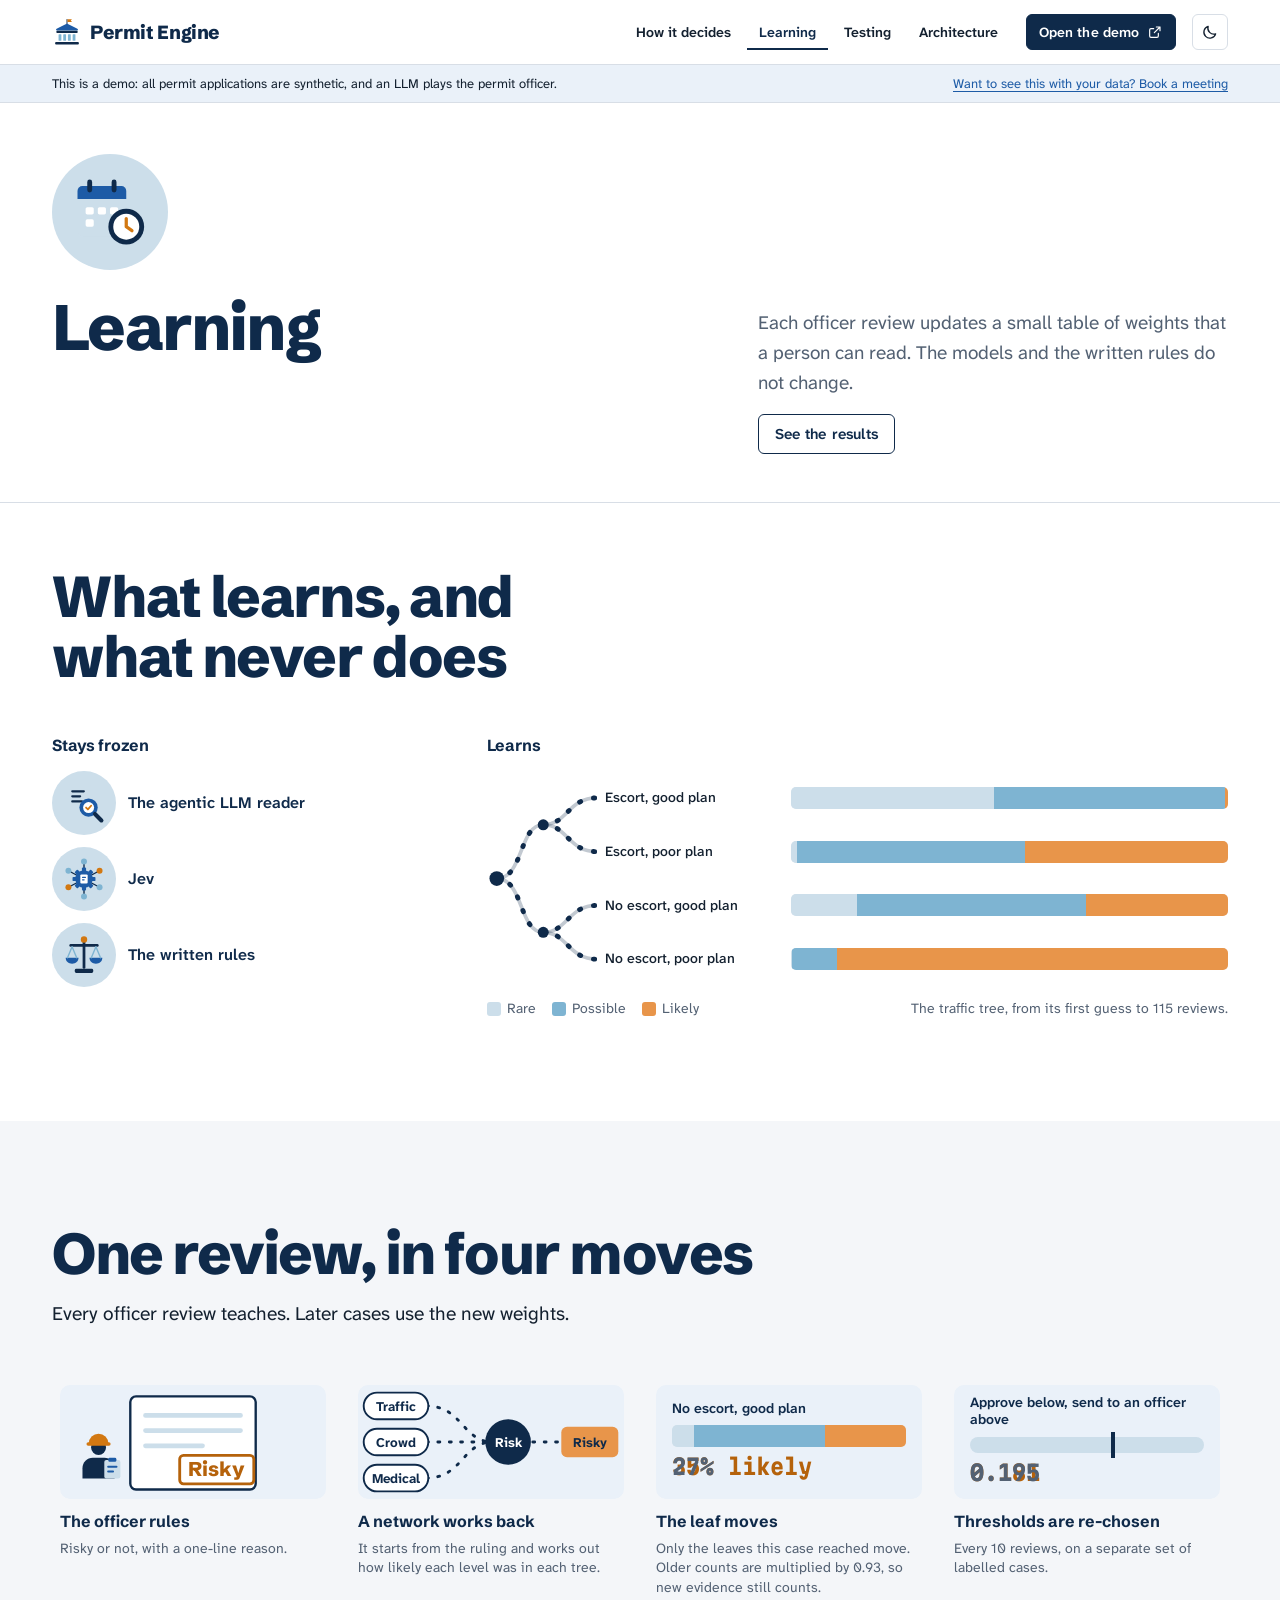
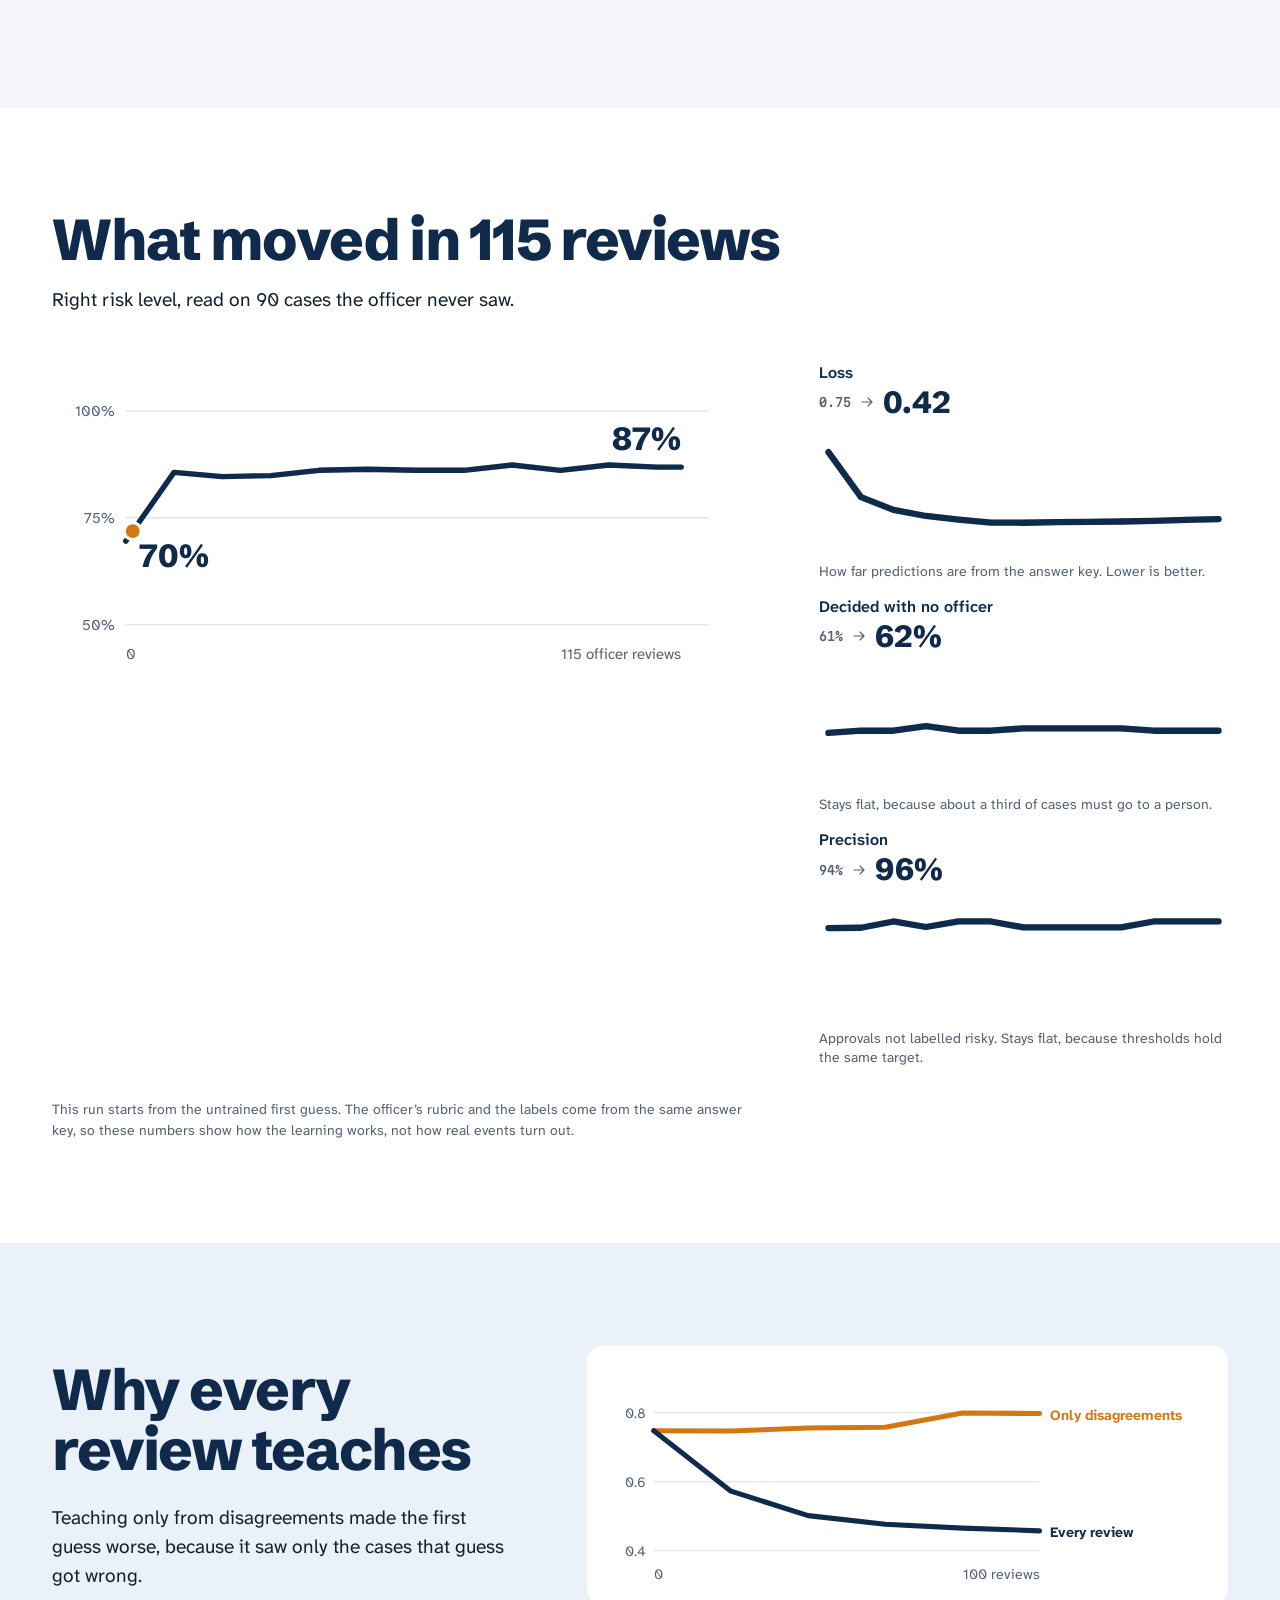
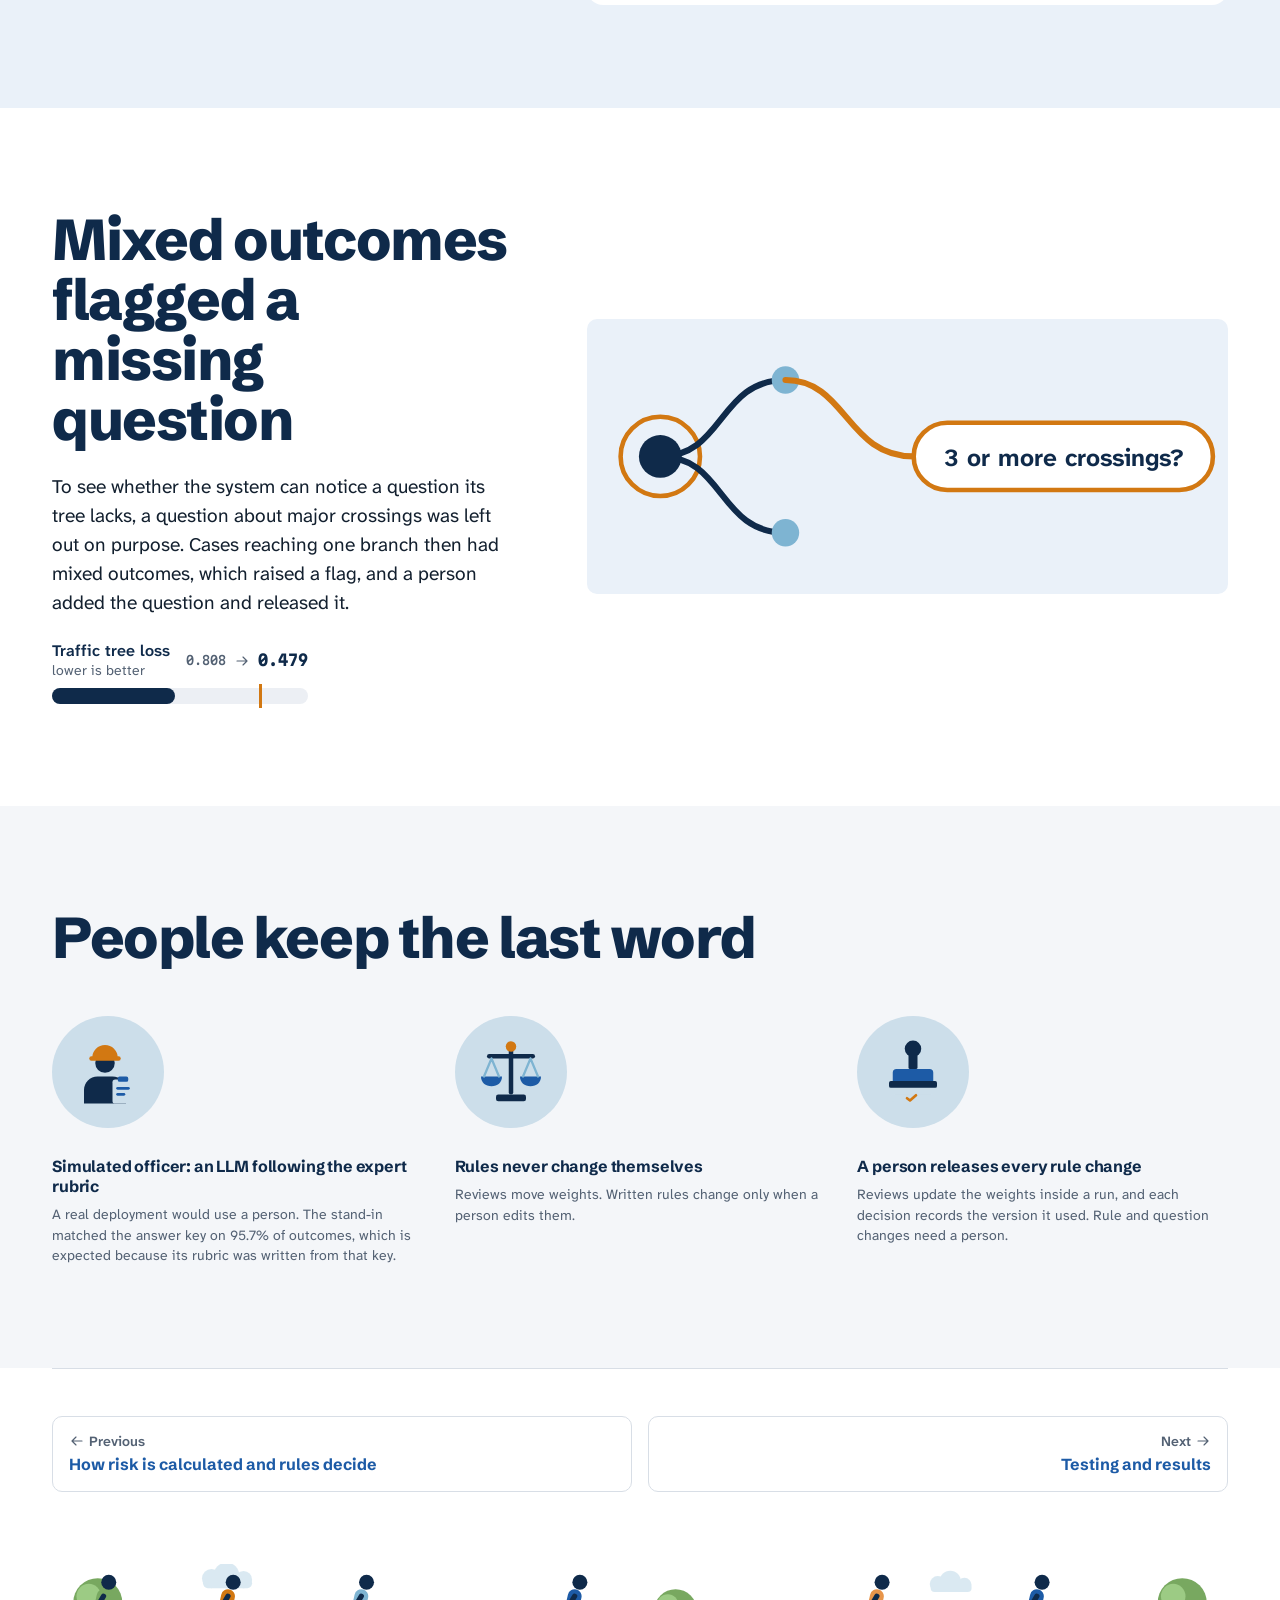
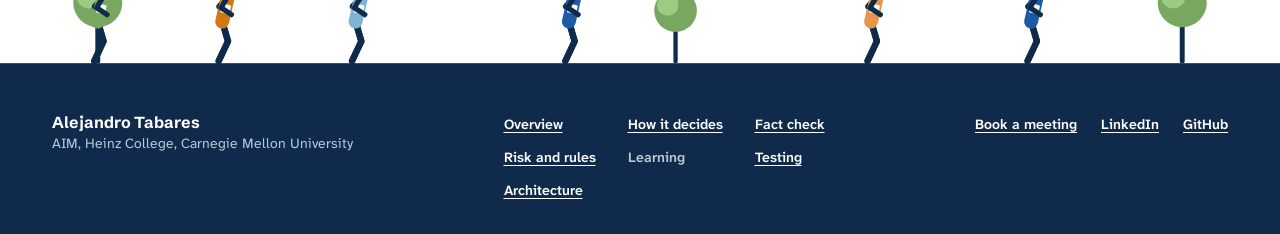
<file: learning.html>
<!doctype html>
<html lang="en" data-theme="light"><head><meta charSet="utf-8"/><meta name="viewport" content="width=device-width, initial-scale=1, viewport-fit=cover"/><title>Learning | Permit Engine</title><link rel="icon" href="data:image/svg+xml,%3Csvg%20xmlns%3D%22http%3A%2F%2Fwww.w3.org%2F2000%2Fsvg%22%20viewBox%3D%220%200%2032%2032%22%3E%3Crect%20width%3D%2232%22%20height%3D%2232%22%20rx%3D%227%22%20fill%3D%22%230f2a4a%22%2F%3E%3Cpath%20d%3D%22M6%2013%2016%207l10%206v2H6z%22%20fill%3D%22%237eb4d2%22%2F%3E%3Cpath%20d%3D%22M9%2016h3v8H9zM14.500%2016h3v8h-3zM20%2016h3v8h-3z%22%20fill%3D%22%23fff%22%2F%3E%3Crect%20x%3D%226%22%20y%3D%2225%22%20width%3D%2220%22%20height%3D%222%22%20rx%3D%221%22%20fill%3D%22%23e8954a%22%2F%3E%3C%2Fsvg%3E"/><meta name="description" content="The reading models stay frozen. A small table of weights learns from every officer review, and a person releases any change."/><meta name="author" content="Alejandro Tabares"/><script>(function(){try{var t=localStorage.getItem('pe-theme');if(t)document.documentElement.setAttribute('data-theme',t)}catch(e){}})();</script><link rel="stylesheet" href="./assets/fonts/fonts.css"/><link rel="stylesheet" href="./assets/permit-engine.css"/><link rel="stylesheet" href="./assets/site.css"/></head><body class="pe-app site"><a class="site-skip" href="#main">Skip to content</a><header class="site-hd"><div class="site-wrap site-hd__row"><a class="site-brand" href="./"><svg width="30" height="30" viewBox="0 0 96 96" aria-hidden="true" focusable="false"><rect x="46.5" y="6" width="3" height="18" rx="1.5" fill="#0F2A4A"></rect><path d="M49.5 7H64l-4 4.5 4 4.5H49.5z" fill="#D27812"></path><path d="M48 24 80 40H16z" fill="#1D5BA6" stroke="#1D5BA6" stroke-width="6" stroke-linejoin="round"></path><rect x="14" y="44" width="68" height="7" rx="2" fill="#0F2A4A"></rect><rect x="21" y="55" width="9" height="21" rx="2" fill="#7EB4D2"></rect><rect x="36" y="55" width="9" height="21" rx="2" fill="#7EB4D2"></rect><rect x="51" y="55" width="9" height="21" rx="2" fill="#7EB4D2"></rect><rect x="66" y="55" width="9" height="21" rx="2" fill="#7EB4D2"></rect><rect x="10" y="80" width="76" height="8" rx="3" fill="#0F2A4A"></rect></svg><span>Permit Engine</span></a><nav class="site-nav" aria-label="Site"><ul role="list"><li><a href="./how-it-decides.html">How it decides</a></li><li><a href="./learning.html" aria-current="page">Learning</a></li><li><a href="./testing.html">Testing</a></li><li><a href="./architecture.html">Architecture</a></li></ul></nav><a class="pe-button site-btn site-hd__cta" href="https://permit-engine.bottomuplabs.com">Open the demo <svg width="16" height="16" viewBox="0 0 24 24" fill="none" stroke="currentColor" stroke-width="1.75" stroke-linecap="round" stroke-linejoin="round" aria-hidden="true" focusable="false"><path d="M14 4.5h5.5V10M19.5 4.5 11 13M17 14v4a2 2 0 0 1-2 2H6a2 2 0 0 1-2-2V9a2 2 0 0 1 2-2h4"></path></svg></a><button type="button" id="theme-toggle" class="site-theme" aria-pressed="false"><svg width="18" height="18" viewBox="0 0 24 24" fill="none" stroke="currentColor" stroke-width="1.75" stroke-linecap="round" stroke-linejoin="round" aria-hidden="true" focusable="false"><path d="M19.5 14.5A8 8 0 0 1 9.5 4.5a8 8 0 1 0 10 10z"></path></svg><span class="site-theme__label">Dark theme</span></button></div></header><p class="site-banner"><span class="site-wrap site-banner__row"><span>This is a demo: all permit applications are synthetic, and an LLM plays the permit officer.</span><a href="https://calendar.app.google/rUw9AdmyMUywj2jx6">Want to see this with your data? Book a meeting</a></span></p><main id="main" class="site-main"><div class="site-wrap site-art" aria-hidden="true"><span class="site-art__disc"><svg width="78" height="78" viewBox="0 0 96 96" aria-hidden="true" focusable="false"><rect x="8" y="16" width="60" height="62" rx="6" fill="#CCDEEA"></rect><path d="M8 22a6 6 0 0 1 6-6h48a6 6 0 0 1 6 6v10H8z" fill="#1D5BA6"></path><rect x="20" y="8" width="6" height="16" rx="3" fill="#0F2A4A"></rect><rect x="50" y="8" width="6" height="16" rx="3" fill="#0F2A4A"></rect><g fill="#FFFFFF"><rect x="18" y="42" width="10" height="9" rx="2"></rect><rect x="33" y="42" width="10" height="9" rx="2"></rect><rect x="48" y="42" width="10" height="9" rx="2"></rect><rect x="18" y="57" width="10" height="9" rx="2"></rect></g><circle cx="68" cy="66" r="22" fill="#0F2A4A"></circle><circle cx="68" cy="66" r="16" fill="#FFFFFF"></circle><path d="M68 56v10l7 5" fill="none" stroke="#D27812" stroke-width="4" stroke-linecap="round" stroke-linejoin="round"></path></svg></span></div><div class="lp"><section class="site-hero"><div class="site-wrap site-hero__inner"><div class="pe-section-heading pe-section-heading--split pe-section-heading--page"><div class="pe-section-heading__grid"><h1 class="pe-section-heading__title pe-h1">Learning</h1><div class="pe-section-heading__aside"><p class="pe-section-heading__description">Each officer review updates a small table of weights that a person can read. The models and the written rules do not change.</p><div class="pe-section-heading__actions"><a class="pe-button site-btn site-btn--secondary" href="./testing.html#results">See the results</a></div></div></div></div></div></section><section class="lp-section tp-first" aria-labelledby="what"><div class="site-wrap"><div class="lp-head"><h2 id="what" class="lp-h2">What learns, and what never does</h2></div><div class="ll-learns"><div class="ll-frozen"><h3 class="tp-h3">Stays frozen</h3><ul role="list"><li><span class="tp-disc"><svg width="44" height="44" viewBox="0 0 96 96" aria-hidden="true" focusable="false"><rect x="12" y="8" width="50" height="64" rx="4" fill="#CCDEEA"></rect><rect x="20" y="20" width="30" height="5" rx="2.5" fill="#0F2A4A"></rect><rect x="20" y="31" width="22" height="5" rx="2.5" fill="#0F2A4A"></rect><rect x="20" y="42" width="26" height="5" rx="2.5" fill="#0F2A4A"></rect><circle cx="58" cy="58" r="20" fill="#1D5BA6"></circle><circle cx="58" cy="58" r="12" fill="#FFFFFF"></circle><path d="M52.5 58l4 4 7-8" fill="none" stroke="#D27812" stroke-width="4" stroke-linecap="round" stroke-linejoin="round"></path><path d="M72 72l14 14" stroke="#0F2A4A" stroke-width="9" stroke-linecap="round"></path></svg></span>The agentic LLM reader</li><li><span class="tp-disc"><svg width="44" height="44" viewBox="0 0 96 96" aria-hidden="true" focusable="false"><g stroke="#0F2A4A" stroke-width="3" fill="none" stroke-linecap="round"><path d="M48 48V10M48 48l34-18M48 48l34 18M48 48v38M48 48L14 66M48 48L14 30"></path></g><circle cx="48" cy="10" r="6.5" fill="#7EB4D2"></circle><circle cx="82" cy="30" r="6.5" fill="#D27812"></circle><circle cx="82" cy="66" r="6.5" fill="#7EB4D2"></circle><circle cx="48" cy="86" r="6.5" fill="#7EB4D2"></circle><circle cx="14" cy="66" r="6.5" fill="#D27812"></circle><circle cx="14" cy="30" r="6.5" fill="#7EB4D2"></circle><g fill="#1D5BA6"><circle cx="48" cy="48" r="19"></circle><rect x="43.5" y="23" width="9" height="10" rx="2"></rect><rect x="43.5" y="23" width="9" height="10" rx="2" transform="rotate(45 48 48)"></rect><rect x="43.5" y="23" width="9" height="10" rx="2" transform="rotate(90 48 48)"></rect><rect x="43.5" y="23" width="9" height="10" rx="2" transform="rotate(135 48 48)"></rect><rect x="43.5" y="23" width="9" height="10" rx="2" transform="rotate(180 48 48)"></rect><rect x="43.5" y="23" width="9" height="10" rx="2" transform="rotate(225 48 48)"></rect><rect x="43.5" y="23" width="9" height="10" rx="2" transform="rotate(270 48 48)"></rect><rect x="43.5" y="23" width="9" height="10" rx="2" transform="rotate(315 48 48)"></rect></g><rect x="40" y="38" width="16" height="20" rx="2.5" fill="#FFFFFF"></rect><rect x="43.5" y="43" width="9" height="2.6" rx="1.3" fill="#1D5BA6"></rect><rect x="43.5" y="48.5" width="6" height="2.6" rx="1.3" fill="#1D5BA6"></rect></svg></span>Jev</li><li><span class="tp-disc"><svg width="44" height="44" viewBox="0 0 96 96" aria-hidden="true" focusable="false"><rect x="45" y="14" width="6" height="64" rx="3" fill="#0F2A4A"></rect><rect x="16" y="24" width="64" height="6" rx="3" fill="#0F2A4A"></rect><circle cx="48" cy="14" r="7" fill="#D27812"></circle><path d="M8 54h28c0 8-6 13-14 13S8 62 8 54z" fill="#1D5BA6"></path><path d="M60 54h28c0 8-6 13-14 13s-14-5-14-13z" fill="#1D5BA6"></path><path d="M22 30 12 54M22 30l10 24M74 30 64 54M74 30l10 24" fill="none" stroke="#7EB4D2" stroke-width="3" stroke-linecap="round"></path><rect x="28" y="78" width="40" height="9" rx="3" fill="#0F2A4A"></rect></svg></span>The written rules</li></ul></div><div class="ll-moving"><h3 class="tp-h3">Learns</h3><figure class="ll-tree"><div class="ll-tree__body"><svg class="lp-fig" viewBox="0 0 90 176" aria-hidden="true"><g><path d="M8 88 C 30 88 26 44 46 44" class="ll-pipe"></path><path d="M8 88 C 30 88 26 44 46 44" class="ll-pipe ll-pipe--flow"></path></g><g><path d="M8 88 C 30 88 26 132 46 132" class="ll-pipe"></path><path d="M8 88 C 30 88 26 132 46 132" class="ll-pipe ll-pipe--flow"></path></g><g><path d="M46 44 C 66 44 66 22 90 22" class="ll-pipe"></path><path d="M46 44 C 66 44 66 22 90 22" class="ll-pipe ll-pipe--flow"></path></g><g><path d="M46 44 C 66 44 66 66 90 66" class="ll-pipe"></path><path d="M46 44 C 66 44 66 66 90 66" class="ll-pipe ll-pipe--flow"></path></g><g><path d="M46 132 C 66 132 66 110 90 110" class="ll-pipe"></path><path d="M46 132 C 66 132 66 110 90 110" class="ll-pipe ll-pipe--flow"></path></g><g><path d="M46 132 C 66 132 66 154 90 154" class="ll-pipe"></path><path d="M46 132 C 66 132 66 154 90 154" class="ll-pipe ll-pipe--flow"></path></g><circle cx="8" cy="88" r="6" class="ll-node"></circle><circle cx="46" cy="44" r="4.500" class="ll-node"></circle><circle cx="46" cy="132" r="4.500" class="ll-node"></circle></svg><ul class="ll-leaves" role="list"><li aria-label="Escort, good plan: 5% likely at first, 1% after the reviews."><span class="ll-leaves__name">Escort, good plan</span><span class="ll-mix" aria-hidden="true"><i class="ll-seg ll-seg--0" style="--before:65%;--after:46.45980565611621%"></i><i class="ll-seg ll-seg--1" style="--before:30%;--after:52.79334785602655%"></i><i class="ll-seg ll-seg--2" style="--before:5%;--after:0.7468464878572442%"></i></span></li><li aria-label="Escort, poor plan: 25% likely at first, 46% after the reviews."><span class="ll-leaves__name">Escort, poor plan</span><span class="ll-mix" aria-hidden="true"><i class="ll-seg ll-seg--0" style="--before:20%;--after:1.1947996115894366%"></i><i class="ll-seg ll-seg--1" style="--before:55.00000000000001%;--after:52.37665285959528%"></i><i class="ll-seg ll-seg--2" style="--before:25%;--after:46.42854752881529%"></i></span></li><li aria-label="No escort, good plan: 12% likely at first, 33% after the reviews."><span class="ll-leaves__name">No escort, good plan</span><span class="ll-mix" aria-hidden="true"><i class="ll-seg ll-seg--0" style="--before:40%;--after:14.978745603074525%"></i><i class="ll-seg ll-seg--1" style="--before:48%;--after:52.482256783860535%"></i><i class="ll-seg ll-seg--2" style="--before:12%;--after:32.538997613064936%"></i></span></li><li aria-label="No escort, poor plan: 60% likely at first, 90% after the reviews."><span class="ll-leaves__name">No escort, poor plan</span><span class="ll-mix" aria-hidden="true"><i class="ll-seg ll-seg--0" style="--before:5%;--after:0.2705800374657713%"></i><i class="ll-seg ll-seg--1" style="--before:35%;--after:10.104461303910739%"></i><i class="ll-seg ll-seg--2" style="--before:60%;--after:89.62495865862348%"></i></span></li></ul></div><figcaption><ul class="ll-legend" role="list" aria-hidden="true"><li><i class="ll-seg--0"></i>Rare</li><li><i class="ll-seg--1"></i>Possible</li><li><i class="ll-seg--2"></i>Likely</li></ul><span class="pe-small">The traffic tree, from its first guess to 115 reviews.</span></figcaption></figure></div></div></div></section><section class="lp-section lp-section--muted" aria-labelledby="review"><div class="site-wrap"><div class="lp-head"><h2 id="review" class="lp-h2">One review, in four moves</h2><p class="lp-lead">Every officer review teaches. Later cases use the new weights.</p></div><ol class="ll-moves" role="list"><li class="ll-move" style="animation-delay:0s"><div class="tp-scene"><svg class="lp-fig" viewBox="0 0 280 120" aria-hidden="true"><rect x="74" y="12" width="132" height="98" rx="6" fill="#ffffff" stroke="#0f2a4a" stroke-width="2.5"></rect><path d="M90 32h100M90 48h100M90 64h60" stroke="#ccdeea" stroke-width="5" stroke-linecap="round"></path><g class="ll-stamp"><rect x="126" y="74" width="78" height="30" rx="4" fill="#ffffff" stroke="#b5620b" stroke-width="3"></rect><text x="165" y="96" text-anchor="middle" class="ll-stamp__t">Risky</text></g><g transform="translate(14 44)"><svg width="58" height="58" viewBox="0 0 96 96" aria-hidden="true" focusable="false"><circle cx="44" cy="36" r="13" fill="#0F2A4A"></circle><path d="M27 29a17 17 0 0 1 34 0z" fill="#D27812"></path><rect x="23" y="27" width="42" height="6" rx="3" fill="#D27812"></rect><path d="M16 90V72c0-10 8-18 18-18h20c10 0 18 8 18 18v18z" fill="#0F2A4A"></path><rect x="54" y="58" width="28" height="32" rx="3.5" fill="#CCDEEA"></rect><rect x="61" y="54" width="14" height="7" rx="2.5" fill="#1D5BA6"></rect><rect x="59" y="68" width="18" height="3.5" rx="1.75" fill="#1D5BA6"></rect><rect x="59" y="76" width="12" height="3.5" rx="1.75" fill="#1D5BA6"></rect></svg></g></svg></div><h3 class="ll-move__t">The officer rules</h3><p class="ll-move__x">Risky or not, with a one-line reason.</p></li><li class="ll-move" style="animation-delay:4s"><div class="tp-scene"><svg class="lp-fig" viewBox="0 0 280 120" aria-hidden="true"><path d="M72 22 C 110 22 110 60 142 60" class="ll-back"></path><path d="M72 60 C 110 60 110 60 142 60" class="ll-back"></path><path d="M72 98 C 110 98 110 60 142 60" class="ll-back"></path><path d="M172 60 H214" class="ll-back"></path><g><rect x="6" y="8" width="68" height="28" rx="14" fill="#ffffff" stroke="#0f2a4a" stroke-width="2"></rect><text x="40" y="27" text-anchor="middle" class="ll-node__t">Traffic</text></g><g><rect x="6" y="46" width="68" height="28" rx="14" fill="#ffffff" stroke="#0f2a4a" stroke-width="2"></rect><text x="40" y="65" text-anchor="middle" class="ll-node__t">Crowd</text></g><g><rect x="6" y="84" width="68" height="28" rx="14" fill="#ffffff" stroke="#0f2a4a" stroke-width="2"></rect><text x="40" y="103" text-anchor="middle" class="ll-node__t">Medical</text></g><circle cx="158" cy="60" r="24" fill="#0f2a4a"></circle><text x="158" y="65" text-anchor="middle" class="ll-node__t ll-node__t--inv">Risk</text><rect x="214" y="44" width="60" height="32" rx="6" fill="#e8954a"></rect><text x="244" y="65" text-anchor="middle" class="ll-node__t">Risky</text></svg></div><h3 class="ll-move__t">A network works back</h3><p class="ll-move__x">It starts from the ruling and works out how likely each level was in each tree.</p></li><li class="ll-move" style="animation-delay:8s"><div class="tp-scene tp-scene--html"><span class="ll-leafname">No escort, good plan</span><span class="ll-mix" aria-hidden="true"><i class="ll-seg ll-seg--0" style="--before:10.264480363065378%;--after:9.217122355067552%"></i><i class="ll-seg ll-seg--1" style="--before:62.42553669988662%;--after:56.05581476038625%"></i><i class="ll-seg ll-seg--2" style="--before:27.309982937048012%;--after:34.72706288454621%"></i></span><span class="ll-swap" aria-label="27% likely becomes 35% likely."><span class="ll-swap__from">27%</span><span class="ll-swap__to">35% likely</span></span></div><h3 class="ll-move__t">The leaf moves</h3><p class="ll-move__x">Only the leaves this case reached move. Older counts are multiplied by 0.93, so new evidence still counts.</p></li><li class="ll-move" style="animation-delay:12s"><div class="tp-scene tp-scene--html"><span class="ll-leafname">Approve below, send to an officer above</span><span class="ll-meter" aria-hidden="true" style="--from:64.86960833333335%;--to:60.28691425250764%"><i></i></span><span class="ll-swap" aria-label="The lower threshold moves from 0.195 to 0.181."><span class="ll-swap__from">0.195</span><span class="ll-swap__to">0.181</span></span></div><h3 class="ll-move__t">Thresholds are re-chosen</h3><p class="ll-move__x">Every 10 reviews, on a separate set of labelled cases.</p></li></ol></div></section><section class="lp-section" aria-labelledby="moved"><div class="site-wrap"><div class="lp-head"><h2 id="moved" class="lp-h2">What moved in 115 reviews</h2><p class="lp-lead">Right risk level, read on 90 cases the officer never saw.</p></div><div class="ll-movedgrid"><figure class="lp-figure ll-card"><svg class="lp-curve" viewBox="0 0 640 276" role="img" aria-label="Over 115 officer reviews, the share of levels the trees got right rose from 70 to 87 percent."><g><line x1="54" x2="600" y1="230" y2="230" class="lp-curve__grid"></line><text x="44" y="235" text-anchor="end" class="lp-curve__axis">50%</text></g><g><line x1="54" x2="600" y1="130" y2="130" class="lp-curve__grid"></line><text x="44" y="135" text-anchor="end" class="lp-curve__axis">75%</text></g><g><line x1="54" x2="600" y1="30" y2="30" class="lp-curve__grid"></line><text x="44" y="35" text-anchor="end" class="lp-curve__axis">100%</text></g><text x="54" y="262" class="lp-curve__axis">0</text><text x="574" y="262" text-anchor="end" class="lp-curve__axis">115 officer reviews</text><path d="M54 151.7822 L99.2174 87.4257 L144.4348 91.3861 L189.6522 90.396 L234.8696 85.4455 L280.087 84.4554 L325.3043 85.4455 L370.5217 85.4455 L415.7391 80.495 L460.9565 85.4455 L506.1739 80.495 L551.3913 82.4752 L574 82.4752" class="lp-curve__ghost"></path><path d="M54 151.7822 L99.2174 87.4257 L144.4348 91.3861 L189.6522 90.396 L234.8696 85.4455 L280.087 84.4554 L325.3043 85.4455 L370.5217 85.4455 L415.7391 80.495 L460.9565 85.4455 L506.1739 80.495 L551.3913 82.4752 L574 82.4752" class="lp-curve__line" pathLength="1"></path><g class="lp-mover"><animateMotion dur="9s" repeatCount="indefinite" path="M54 151.7822 L99.2174 87.4257 L144.4348 91.3861 L189.6522 90.396 L234.8696 85.4455 L280.087 84.4554 L325.3043 85.4455 L370.5217 85.4455 L415.7391 80.495 L460.9565 85.4455 L506.1739 80.495 L551.3913 82.4752 L574 82.4752" keyPoints="0;1;1" keyTimes="0;0.72;1" calcMode="linear"></animateMotion><circle r="8" class="lp-curve__dot"></circle></g><text x="66" y="175.7821782178218" class="lp-curve__val">70%</text><text x="574" y="66.47524752475249" text-anchor="end" class="lp-curve__val">87%</text></svg></figure><ul class="tp-sparks tp-sparks--three" role="list"><li class="tp-spark"><h4 class="tp-spark__t">Loss</h4><p class="tp-spark__n"><span>0.75</span><svg width="16" height="16" viewBox="0 0 24 24" fill="none" stroke="currentColor" stroke-width="1.75" stroke-linecap="round" stroke-linejoin="round" aria-hidden="true" focusable="false"><path d="M4.5 12h15M13.5 6l6 6-6 6"></path></svg><strong>0.42</strong></p><svg class="lp-fig" viewBox="0 0 260 84" aria-hidden="true"><path d="M6.0 16.6 L26.7 45.2 L47.3 53.3 L68.0 57.2 L88.7 59.5 L109.3 61.4 L130.0 61.5 L150.7 61.1 L171.3 61.0 L192.0 60.7 L212.7 60.3 L233.3 59.7 L254.0 59.2" class="tp-spark__ghost"></path><path d="M6.0 16.6 L26.7 45.2 L47.3 53.3 L68.0 57.2 L88.7 59.5 L109.3 61.4 L130.0 61.5 L150.7 61.1 L171.3 61.0 L192.0 60.7 L212.7 60.3 L233.3 59.7 L254.0 59.2" class="tp-spark__line" pathLength="1"></path></svg><p class="tp-spark__x">How far predictions are from the answer key. Lower is better.</p></li><li class="tp-spark"><h4 class="tp-spark__t">Decided with no officer</h4><p class="tp-spark__n"><span>61%</span><svg width="16" height="16" viewBox="0 0 24 24" fill="none" stroke="currentColor" stroke-width="1.75" stroke-linecap="round" stroke-linejoin="round" aria-hidden="true" focusable="false"><path d="M4.5 12h15M13.5 6l6 6-6 6"></path></svg><strong>62%</strong></p><svg class="lp-fig" viewBox="0 0 260 84" aria-hidden="true"><path d="M6.0 47.0 L26.7 45.6 L47.3 45.6 L68.0 42.7 L88.7 45.6 L109.3 45.6 L130.0 44.1 L150.7 44.1 L171.3 44.1 L192.0 44.1 L212.7 45.6 L233.3 45.6 L254.0 45.6" class="tp-spark__ghost"></path><path d="M6.0 47.0 L26.7 45.6 L47.3 45.6 L68.0 42.7 L88.7 45.6 L109.3 45.6 L130.0 44.1 L150.7 44.1 L171.3 44.1 L192.0 44.1 L212.7 45.6 L233.3 45.6 L254.0 45.6" class="tp-spark__line" pathLength="1"></path></svg><p class="tp-spark__x">Stays flat, because about a third of cases must go to a person.</p></li><li class="tp-spark"><h4 class="tp-spark__t">Precision</h4><p class="tp-spark__n"><span>94%</span><svg width="16" height="16" viewBox="0 0 24 24" fill="none" stroke="currentColor" stroke-width="1.75" stroke-linecap="round" stroke-linejoin="round" aria-hidden="true" focusable="false"><path d="M4.5 12h15M13.5 6l6 6-6 6"></path></svg><strong>96%</strong></p><svg class="lp-fig" viewBox="0 0 260 84" aria-hidden="true"><path d="M6.0 22.3 L26.7 22.1 L47.3 18.1 L68.0 21.6 L88.7 18.1 L109.3 18.1 L130.0 21.9 L150.7 21.9 L171.3 21.9 L192.0 21.9 L212.7 18.1 L233.3 18.1 L254.0 18.1" class="tp-spark__ghost"></path><path d="M6.0 22.3 L26.7 22.1 L47.3 18.1 L68.0 21.6 L88.7 18.1 L109.3 18.1 L130.0 21.9 L150.7 21.9 L171.3 21.9 L192.0 21.9 L212.7 18.1 L233.3 18.1 L254.0 18.1" class="tp-spark__line" pathLength="1"></path></svg><p class="tp-spark__x">Approvals not labelled risky. Stays flat, because thresholds hold the same target.</p></li></ul></div><p class="tp-limits">This run starts from the untrained first guess. The officer’s rubric and the labels come from the same answer key, so these numbers show how the learning works, not how real events turn out.</p></div></section><section class="lp-section lp-section--tint" aria-labelledby="teach"><div class="site-wrap lp-split"><div><h2 id="teach" class="lp-h2">Why every review teaches</h2><p class="lp-lead">Teaching only from disagreements made the first guess worse, because it saw only the cases that guess got wrong.</p></div><figure class="lp-figure ll-card"><svg class="ll-teach lp-fig" viewBox="0 0 600 224" role="img" aria-label="Loss after 100 reviews: 0.458 when every review teaches, 0.798 when only disagreements teach."><g><line x1="50" x2="430" y1="186" y2="186" class="lp-curve__grid"></line><text x="42" y="191" text-anchor="end" class="lp-curve__axis">0.4</text></g><g><line x1="50" x2="430" y1="118.00000000000001" y2="118.00000000000001" class="lp-curve__grid"></line><text x="42" y="123.00000000000001" text-anchor="end" class="lp-curve__axis">0.6</text></g><g><line x1="50" x2="430" y1="50" y2="50" class="lp-curve__grid"></line><text x="42" y="55" text-anchor="end" class="lp-curve__axis">0.8</text></g><text x="50" y="214" class="lp-curve__axis">0</text><text x="430" y="214" text-anchor="end" class="lp-curve__axis">100 reviews</text><path d="M50.0 67.7 L126.0 68.0 L202.0 65.0 L278.0 64.3 L354.0 50.3 L430.0 50.7" class="ll-teach__line ll-teach__line--amber" pathLength="1"></path><path d="M50.0 67.7 L126.0 127.2 L202.0 151.3 L278.0 159.8 L354.0 163.6 L430.0 166.3" class="ll-teach__line" pathLength="1"></path><text x="440" y="56.68000000000001" class="ll-teach__t ll-teach__t--amber">Only disagreements</text><text x="440" y="172.28" class="ll-teach__t">Every review</text></svg></figure></div></section><section class="lp-section" aria-labelledby="gap"><div class="site-wrap lp-split"><div><h2 id="gap" class="lp-h2">Mixed outcomes flagged a missing question</h2><p class="lp-lead">To see whether the system can notice a question its tree lacks, a question about major crossings was left out on purpose. Cases reaching one branch then had mixed outcomes, which raised a flag, and a person added the question and released it.</p><ul class="tp-moves" role="list"><li class="tp-move"><h4 class="tp-move__t">Traffic tree loss<small>lower is better</small></h4><span class="tp-move__track" aria-hidden="true" style="--before:80.77881738452521%;--after:47.89865462786626%"><i></i><b></b></span><p class="tp-move__nums"><span>0.808</span><svg width="16" height="16" viewBox="0 0 24 24" fill="none" stroke="currentColor" stroke-width="1.75" stroke-linecap="round" stroke-linejoin="round" aria-hidden="true" focusable="false"><path d="M4.5 12h15M13.5 6l6 6-6 6"></path></svg><strong>0.479</strong></p></li></ul></div><div class="tp-scene ll-gap"><svg class="lp-fig" viewBox="0 0 420 180" aria-hidden="true"><circle cx="48" cy="90" r="26" fill="none" stroke="#d27812" stroke-width="3" class="tp-ping"></circle><path d="M48 90 C 90 90 86 40 130 40 M48 90 C 90 90 86 140 130 140" fill="none" stroke="#0f2a4a" stroke-width="4" stroke-linecap="round"></path><circle cx="48" cy="90" r="14" fill="#0f2a4a"></circle><circle cx="130" cy="40" r="9" fill="#7eb4d2"></circle><circle cx="130" cy="140" r="9" fill="#7eb4d2"></circle><path d="M130 40 C 170 40 170 90 214 90" class="ll-grow" pathLength="1"></path><g class="ll-newq"><rect x="214" y="68" width="196" height="44" rx="22" fill="#ffffff" stroke="#d27812" stroke-width="3"></rect><text x="312" y="96" text-anchor="middle" class="ll-node__t ll-node__t--big">3 or more crossings?</text></g></svg></div></div></section><section class="lp-section lp-section--muted" aria-labelledby="people"><div class="site-wrap"><div class="lp-head"><h2 id="people" class="lp-h2">People keep the last word</h2></div><ul class="ll-people" role="list"><li><span class="lp-sector__disc"><svg width="72" height="72" viewBox="0 0 96 96" aria-hidden="true" focusable="false"><circle cx="44" cy="36" r="13" fill="#0F2A4A"></circle><path d="M27 29a17 17 0 0 1 34 0z" fill="#D27812"></path><rect x="23" y="27" width="42" height="6" rx="3" fill="#D27812"></rect><path d="M16 90V72c0-10 8-18 18-18h20c10 0 18 8 18 18v18z" fill="#0F2A4A"></path><rect x="54" y="58" width="28" height="32" rx="3.5" fill="#CCDEEA"></rect><rect x="61" y="54" width="14" height="7" rx="2.5" fill="#1D5BA6"></rect><rect x="59" y="68" width="18" height="3.5" rx="1.75" fill="#1D5BA6"></rect><rect x="59" y="76" width="12" height="3.5" rx="1.75" fill="#1D5BA6"></rect></svg></span><h3 class="tp-h3">Simulated officer: an LLM following the expert rubric</h3><p>A real deployment would use a person. The stand-in matched the answer key on 95.7% of outcomes, which is expected because its rubric was written from that key.</p></li><li><span class="lp-sector__disc"><svg width="72" height="72" viewBox="0 0 96 96" aria-hidden="true" focusable="false"><rect x="45" y="14" width="6" height="64" rx="3" fill="#0F2A4A"></rect><rect x="16" y="24" width="64" height="6" rx="3" fill="#0F2A4A"></rect><circle cx="48" cy="14" r="7" fill="#D27812"></circle><path d="M8 54h28c0 8-6 13-14 13S8 62 8 54z" fill="#1D5BA6"></path><path d="M60 54h28c0 8-6 13-14 13s-14-5-14-13z" fill="#1D5BA6"></path><path d="M22 30 12 54M22 30l10 24M74 30 64 54M74 30l10 24" fill="none" stroke="#7EB4D2" stroke-width="3" stroke-linecap="round"></path><rect x="28" y="78" width="40" height="9" rx="3" fill="#0F2A4A"></rect></svg></span><h3 class="tp-h3">Rules never change themselves</h3><p>Reviews move weights. Written rules change only when a person edits them.</p></li><li><span class="lp-sector__disc"><svg width="72" height="72" viewBox="0 0 96 96" aria-hidden="true" focusable="false"><circle cx="48" cy="17" r="11" fill="#0F2A4A"></circle><rect x="42" y="24" width="12" height="20" rx="2" fill="#0F2A4A"></rect><path d="M26 44h44a5 5 0 0 1 5 5v11H21V49a5 5 0 0 1 5-5z" fill="#1D5BA6"></path><rect x="16" y="60" width="64" height="9" rx="2.5" fill="#0F2A4A"></rect><rect x="18" y="78" width="60" height="10" rx="5" fill="#CCDEEA"></rect><path d="M40 83l4 3 8-7" fill="none" stroke="#D27812" stroke-width="3.5" stroke-linecap="round" stroke-linejoin="round"></path></svg></span><h3 class="tp-h3">A person releases every rule change</h3><p>Reviews update the weights inside a run, and each decision records the version it used. Rule and question changes need a person.</p></li></ul></div></section></div></main><nav class="site-wrap site-pager" aria-label="Previous and next page"><a class="site-pager__link" href="./risk-and-rules.html"><span class="site-pager__dir"><svg width="16" height="16" viewBox="0 0 24 24" fill="none" stroke="currentColor" stroke-width="1.75" stroke-linecap="round" stroke-linejoin="round" aria-hidden="true" focusable="false"><path d="M19.5 12h-15M10.5 6l-6 6 6 6"></path></svg> Previous</span><span class="site-pager__title">How risk is calculated and rules decide</span></a><a class="site-pager__link site-pager__link--next" href="./testing.html"><span class="site-pager__dir">Next <svg width="16" height="16" viewBox="0 0 24 24" fill="none" stroke="currentColor" stroke-width="1.75" stroke-linecap="round" stroke-linejoin="round" aria-hidden="true" focusable="false"><path d="M4.5 12h15M13.5 6l6 6-6 6"></path></svg></span><span class="site-pager__title">Testing and results</span></a></nav><div class="lp-race lp-strip" aria-hidden="true"><svg viewBox="0 150 1440 130" preserveAspectRatio="xMidYMax slice"><g class="lp-runner" style="--x:220px;animation-duration:170s;animation-delay:-40s"><g transform="translate(0 156) scale(0.6)" class="lp-cloud"><circle cx="30" cy="18" r="18"></circle><circle cx="58" cy="12" r="24"></circle><circle cx="90" cy="20" r="16"></circle><rect x="14" y="18" width="92" height="18" rx="9"></rect></g></g><g class="lp-runner" style="--x:1040px;animation-duration:200s;animation-delay:-130s"><g transform="translate(0 164) scale(0.5)" class="lp-cloud"><circle cx="30" cy="18" r="18"></circle><circle cx="58" cy="12" r="24"></circle><circle cx="90" cy="20" r="16"></circle><rect x="14" y="18" width="92" height="18" rx="9"></rect></g></g><g transform="translate(110 262) scale(0.92)"><g class="lp-sway" style="animation-delay:-1s"><rect x="-3" y="-52" width="6" height="52" rx="2" class="lp-figure"></rect><circle cx="0" cy="-74" r="30" fill="#78a860"></circle><circle cx="-11" cy="-82" r="15" fill="#9ccb84"></circle></g></g><g transform="translate(760 262) scale(0.8)"><g class="lp-sway" style="animation-delay:-3s"><rect x="-3" y="-52" width="6" height="52" rx="2" class="lp-figure"></rect><circle cx="0" cy="-74" r="30" fill="#78a860"></circle><circle cx="-11" cy="-82" r="15" fill="#9ccb84"></circle></g></g><g transform="translate(1330 262) scale(0.92)"><g class="lp-sway" style="animation-delay:-2s"><rect x="-3" y="-52" width="6" height="52" rx="2" class="lp-figure"></rect><circle cx="0" cy="-74" r="30" fill="#78a860"></circle><circle cx="-11" cy="-82" r="15" fill="#9ccb84"></circle></g></g><rect x="0" y="262" width="1440" height="18" class="lp-road"></rect><g class="lp-runner" style="--x:250px;animation-duration:30s;animation-delay:-3s"><g transform="translate(0 262) scale(1.3)"><g class="lp-bob" style="animation-duration:0.42s"><g transform="translate(0 -36)"><g transform="translate(5 -22)"><g class="lp-swing" style="animation-duration:0.84s;animation-delay:0s"><path d="M0 0 L-8 9 L-1 17" class="lp-limb"></path></g></g><g class="lp-swing" style="animation-duration:0.84s;animation-delay:-0.42s"><path d="M0 0 L5 17 L-3 34" class="lp-limb lp-limb--leg"></path></g><g class="lp-swing" style="animation-duration:0.84s;animation-delay:0s"><path d="M0 0 L5 17 L-3 34" class="lp-limb lp-limb--leg"></path></g><path d="M0 0 L5 -22" stroke="#d27812" stroke-width="12" stroke-linecap="round" fill="none"></path><rect x="-1" y="-15" width="8" height="8" rx="1" fill="#ffffff" transform="rotate(13 3 -11)"></rect><circle cx="9.5" cy="-34" r="6.5" class="lp-figure"></circle><g transform="translate(5 -22)"><g class="lp-swing" style="animation-duration:0.84s;animation-delay:-0.42s"><path d="M0 0 L-6 10 L3 16" class="lp-limb"></path></g></g></g></g></g></g><g class="lp-runner" style="--x:640px;animation-duration:34s;animation-delay:-9s"><g transform="translate(0 262) scale(1.3)"><g class="lp-bob" style="animation-duration:0.42s"><g transform="translate(0 -36)"><g transform="translate(5 -22)"><g class="lp-swing" style="animation-duration:0.84s;animation-delay:0s"><path d="M0 0 L-8 9 L-1 17" class="lp-limb"></path></g></g><g class="lp-swing" style="animation-duration:0.84s;animation-delay:-0.42s"><path d="M0 0 L5 17 L-3 34" class="lp-limb lp-limb--leg"></path></g><g class="lp-swing" style="animation-duration:0.84s;animation-delay:0s"><path d="M0 0 L5 17 L-3 34" class="lp-limb lp-limb--leg"></path></g><path d="M0 0 L5 -22" stroke="#1d5ba6" stroke-width="12" stroke-linecap="round" fill="none"></path><rect x="-1" y="-15" width="8" height="8" rx="1" fill="#ffffff" transform="rotate(13 3 -11)"></rect><circle cx="9.5" cy="-34" r="6.5" class="lp-figure"></circle><g transform="translate(5 -22)"><g class="lp-swing" style="animation-duration:0.84s;animation-delay:-0.42s"><path d="M0 0 L-6 10 L3 16" class="lp-limb"></path></g></g></g></g></g></g><g class="lp-runner" style="--x:110px;animation-duration:28s;animation-delay:-14s"><g transform="translate(0 262) scale(1.3)"><g class="lp-bob" style="animation-duration:0.42s"><g transform="translate(0 -36)"><g transform="translate(5 -22)"><g class="lp-swing" style="animation-duration:0.84s;animation-delay:0s"><path d="M0 0 L-8 9 L-1 17" class="lp-limb"></path></g></g><g class="lp-swing" style="animation-duration:0.84s;animation-delay:-0.42s"><path d="M0 0 L5 17 L-3 34" class="lp-limb lp-limb--leg"></path></g><g class="lp-swing" style="animation-duration:0.84s;animation-delay:0s"><path d="M0 0 L5 17 L-3 34" class="lp-limb lp-limb--leg"></path></g><path d="M0 0 L5 -22" stroke="#78a860" stroke-width="12" stroke-linecap="round" fill="none"></path><rect x="-1" y="-15" width="8" height="8" rx="1" fill="#ffffff" transform="rotate(13 3 -11)"></rect><circle cx="9.5" cy="-34" r="6.5" class="lp-figure"></circle><g transform="translate(5 -22)"><g class="lp-swing" style="animation-duration:0.84s;animation-delay:-0.42s"><path d="M0 0 L-6 10 L3 16" class="lp-limb"></path></g></g></g></g></g></g><g class="lp-runner" style="--x:980px;animation-duration:36s;animation-delay:-22s"><g transform="translate(0 262) scale(1.3)"><g class="lp-bob" style="animation-duration:0.42s"><g transform="translate(0 -36)"><g transform="translate(5 -22)"><g class="lp-swing" style="animation-duration:0.84s;animation-delay:0s"><path d="M0 0 L-8 9 L-1 17" class="lp-limb"></path></g></g><g class="lp-swing" style="animation-duration:0.84s;animation-delay:-0.42s"><path d="M0 0 L5 17 L-3 34" class="lp-limb lp-limb--leg"></path></g><g class="lp-swing" style="animation-duration:0.84s;animation-delay:0s"><path d="M0 0 L5 17 L-3 34" class="lp-limb lp-limb--leg"></path></g><path d="M0 0 L5 -22" stroke="#e8954a" stroke-width="12" stroke-linecap="round" fill="none"></path><rect x="-1" y="-15" width="8" height="8" rx="1" fill="#ffffff" transform="rotate(13 3 -11)"></rect><circle cx="9.5" cy="-34" r="6.5" class="lp-figure"></circle><g transform="translate(5 -22)"><g class="lp-swing" style="animation-duration:0.84s;animation-delay:-0.42s"><path d="M0 0 L-6 10 L3 16" class="lp-limb"></path></g></g></g></g></g></g><g class="lp-runner" style="--x:400px;animation-duration:31s;animation-delay:-19s"><g transform="translate(0 262) scale(1.3)"><g class="lp-bob" style="animation-duration:0.42s"><g transform="translate(0 -36)"><g transform="translate(5 -22)"><g class="lp-swing" style="animation-duration:0.84s;animation-delay:0s"><path d="M0 0 L-8 9 L-1 17" class="lp-limb"></path></g></g><g class="lp-swing" style="animation-duration:0.84s;animation-delay:-0.42s"><path d="M0 0 L5 17 L-3 34" class="lp-limb lp-limb--leg"></path></g><g class="lp-swing" style="animation-duration:0.84s;animation-delay:0s"><path d="M0 0 L5 17 L-3 34" class="lp-limb lp-limb--leg"></path></g><path d="M0 0 L5 -22" stroke="#7eb4d2" stroke-width="12" stroke-linecap="round" fill="none"></path><rect x="-1" y="-15" width="8" height="8" rx="1" fill="#ffffff" transform="rotate(13 3 -11)"></rect><circle cx="9.5" cy="-34" r="6.5" class="lp-figure"></circle><g transform="translate(5 -22)"><g class="lp-swing" style="animation-duration:0.84s;animation-delay:-0.42s"><path d="M0 0 L-6 10 L3 16" class="lp-limb"></path></g></g></g></g></g></g><g class="lp-runner" style="--x:1160px;animation-duration:29s;animation-delay:-26s"><g transform="translate(0 262) scale(1.3)"><g class="lp-bob" style="animation-duration:0.42s"><g transform="translate(0 -36)"><g transform="translate(5 -22)"><g class="lp-swing" style="animation-duration:0.84s;animation-delay:0s"><path d="M0 0 L-8 9 L-1 17" class="lp-limb"></path></g></g><g class="lp-swing" style="animation-duration:0.84s;animation-delay:-0.42s"><path d="M0 0 L5 17 L-3 34" class="lp-limb lp-limb--leg"></path></g><g class="lp-swing" style="animation-duration:0.84s;animation-delay:0s"><path d="M0 0 L5 17 L-3 34" class="lp-limb lp-limb--leg"></path></g><path d="M0 0 L5 -22" stroke="#1d5ba6" stroke-width="12" stroke-linecap="round" fill="none"></path><rect x="-1" y="-15" width="8" height="8" rx="1" fill="#ffffff" transform="rotate(13 3 -11)"></rect><circle cx="9.5" cy="-34" r="6.5" class="lp-figure"></circle><g transform="translate(5 -22)"><g class="lp-swing" style="animation-duration:0.84s;animation-delay:-0.42s"><path d="M0 0 L-6 10 L3 16" class="lp-limb"></path></g></g></g></g></g></g></svg></div><footer class="site-ft"><div class="site-wrap site-ft__row"><div class="site-ft__who"><p class="site-ft__name">Alejandro Tabares</p><p>AIM, Heinz College, Carnegie Mellon University</p></div><ul class="site-ft__map" role="list"><li><a href="./">Overview</a></li><li><a href="./how-it-decides.html">How it decides</a></li><li><a href="./fact-check.html">Fact check</a></li><li><a href="./risk-and-rules.html">Risk and rules</a></li><li><a href="./learning.html" aria-current="page">Learning</a></li><li><a href="./testing.html">Testing</a></li><li><a href="./architecture.html">Architecture</a></li></ul><ul class="site-ft__links" role="list"><li><a href="https://calendar.app.google/rUw9AdmyMUywj2jx6">Book a meeting</a></li><li><a href="https://www.linkedin.com/in/alejandro-tabares/">LinkedIn</a></li><li><a href="https://github.com/puedesleerlo/permit-engine-core">GitHub</a></li></ul></div></footer><script>(function(){var b=document.getElementById('theme-toggle');if(!b)return;function sync(){var d=document.documentElement.getAttribute('data-theme')==='dark';b.setAttribute('aria-pressed',String(d))}sync();b.addEventListener('click',function(){var d=document.documentElement.getAttribute('data-theme')==='dark';var n=d?'light':'dark';document.documentElement.setAttribute('data-theme',n);try{localStorage.setItem('pe-theme',n)}catch(e){}sync()})})();</script><script>(function(){if(!('IntersectionObserver' in window))return;var o=new IntersectionObserver(function(es){es.forEach(function(e){var t=e.target,off=!e.isIntersecting;t.classList.toggle('is-off',off);var s=t.tagName.toLowerCase()==='svg'?t:t.querySelector('svg');if(s&&s.pauseAnimations){off?s.pauseAnimations():s.unpauseAnimations()}})},{rootMargin:'120px'});document.querySelectorAll('.lp-race,.lp-machine,.lp-tree,.lp-curve,.lp-horizon,.lp-fig').forEach(function(n){o.observe(n)})})();</script></body></html>
</file>
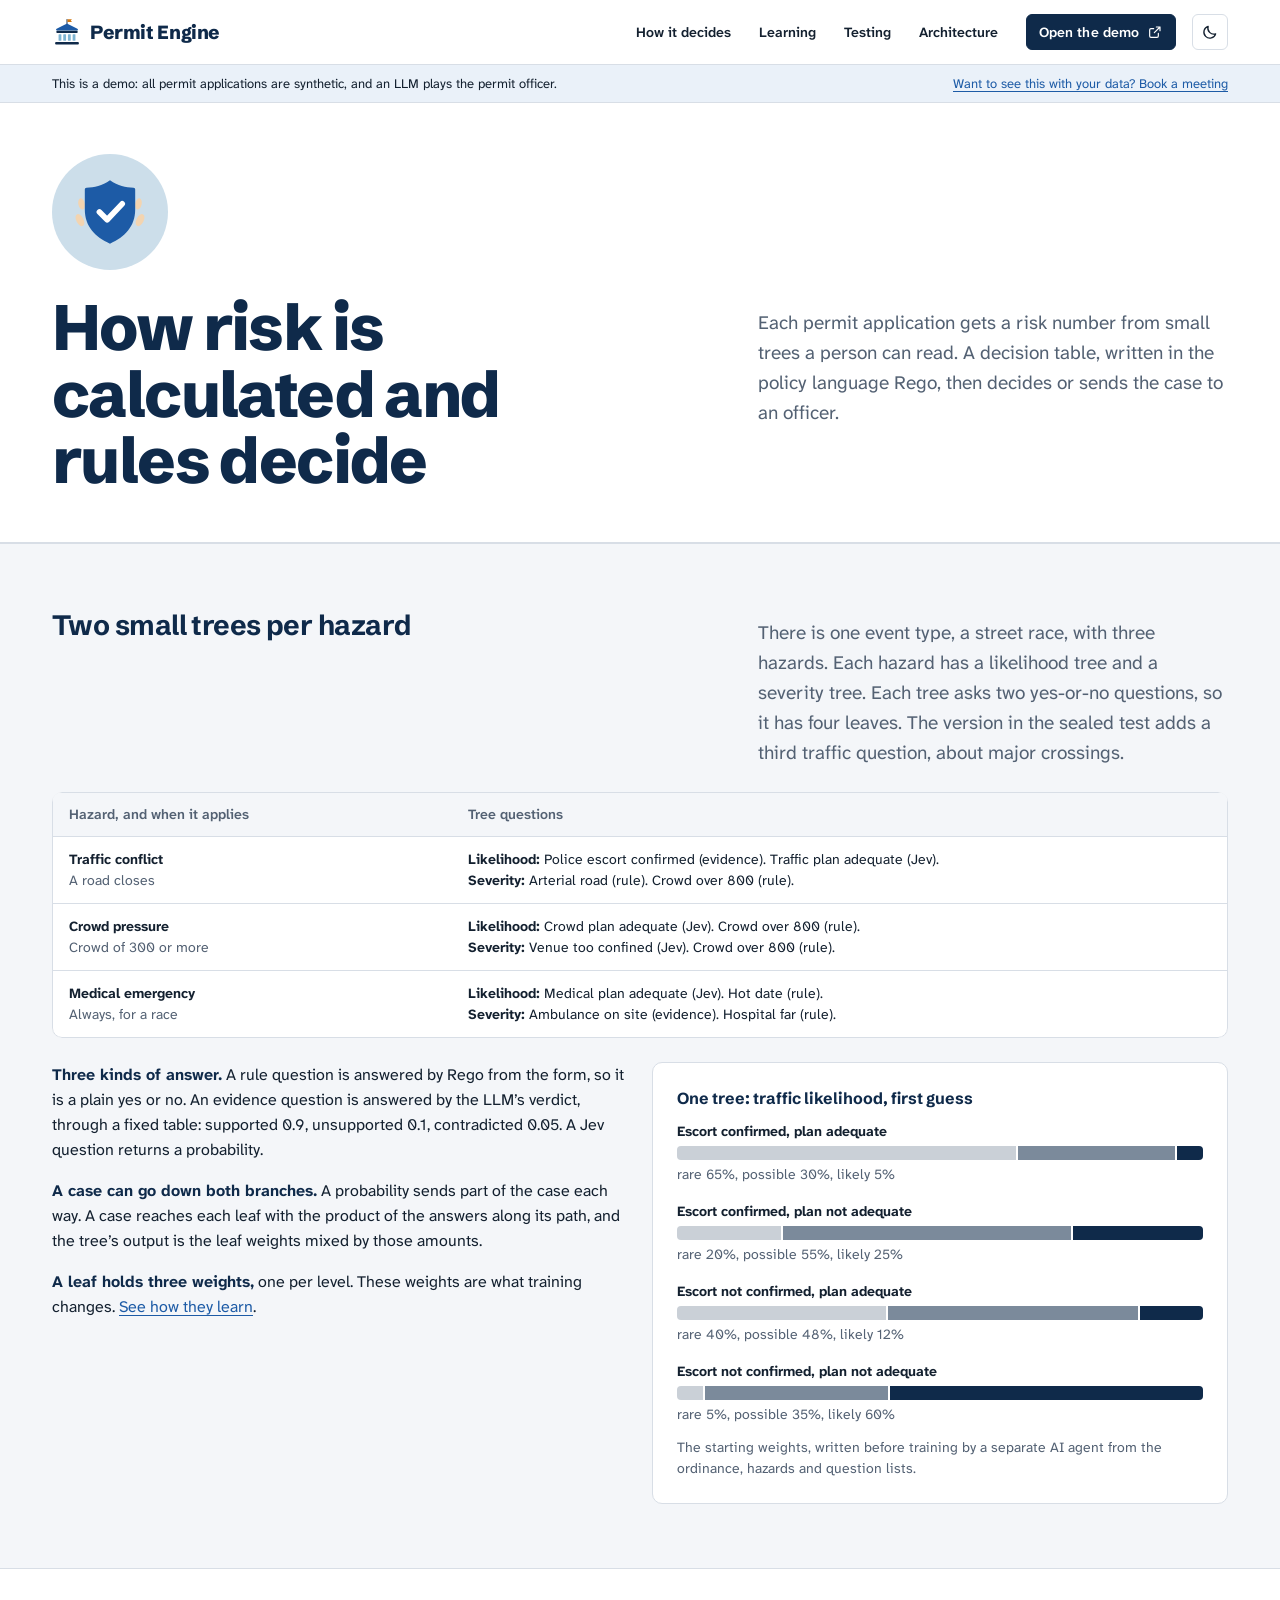
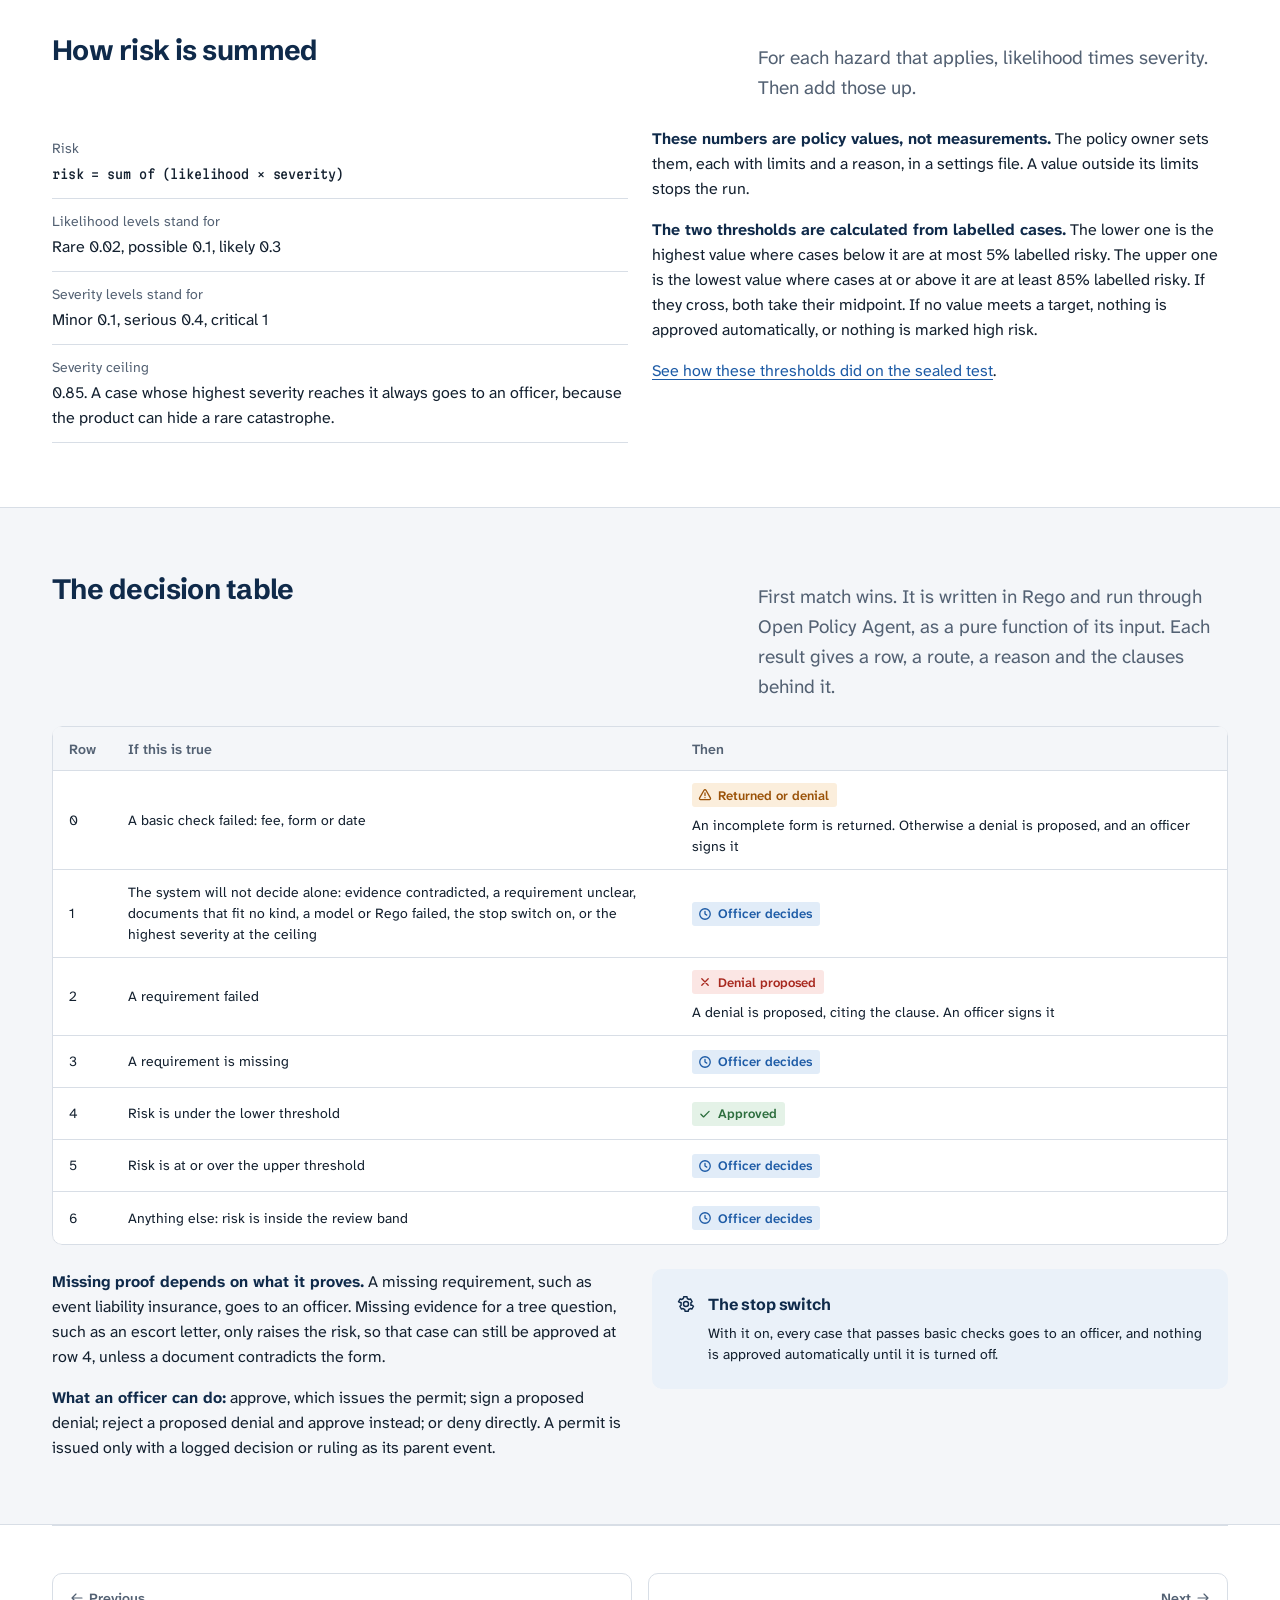
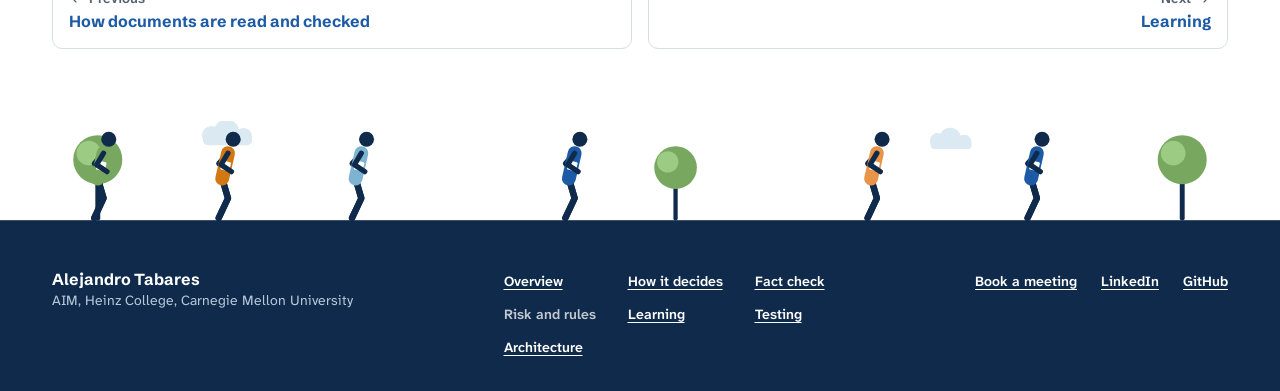
<file: risk-and-rules.html>
<!doctype html>
<html lang="en" data-theme="light"><head><meta charSet="utf-8"/><meta name="viewport" content="width=device-width, initial-scale=1, viewport-fit=cover"/><title>How risk is calculated and rules decide | Permit Engine</title><link rel="icon" href="data:image/svg+xml,%3Csvg%20xmlns%3D%22http%3A%2F%2Fwww.w3.org%2F2000%2Fsvg%22%20viewBox%3D%220%200%2032%2032%22%3E%3Crect%20width%3D%2232%22%20height%3D%2232%22%20rx%3D%227%22%20fill%3D%22%230f2a4a%22%2F%3E%3Cpath%20d%3D%22M6%2013%2016%207l10%206v2H6z%22%20fill%3D%22%237eb4d2%22%2F%3E%3Cpath%20d%3D%22M9%2016h3v8H9zM14.500%2016h3v8h-3zM20%2016h3v8h-3z%22%20fill%3D%22%23fff%22%2F%3E%3Crect%20x%3D%226%22%20y%3D%2225%22%20width%3D%2220%22%20height%3D%222%22%20rx%3D%221%22%20fill%3D%22%23e8954a%22%2F%3E%3C%2Fsvg%3E"/><meta name="description" content="How Permit Engine assesses risk with two small trees per hazard, sums it, and lets a decision table written in Rego decide."/><meta name="author" content="Alejandro Tabares"/><script>(function(){try{var t=localStorage.getItem('pe-theme');if(t)document.documentElement.setAttribute('data-theme',t)}catch(e){}})();</script><link rel="stylesheet" href="./assets/fonts/fonts.css"/><link rel="stylesheet" href="./assets/permit-engine.css"/><link rel="stylesheet" href="./assets/site.css"/></head><body class="pe-app site"><a class="site-skip" href="#main">Skip to content</a><header class="site-hd"><div class="site-wrap site-hd__row"><a class="site-brand" href="./"><svg width="30" height="30" viewBox="0 0 96 96" aria-hidden="true" focusable="false"><rect x="46.5" y="6" width="3" height="18" rx="1.5" fill="#0F2A4A"></rect><path d="M49.5 7H64l-4 4.5 4 4.5H49.5z" fill="#D27812"></path><path d="M48 24 80 40H16z" fill="#1D5BA6" stroke="#1D5BA6" stroke-width="6" stroke-linejoin="round"></path><rect x="14" y="44" width="68" height="7" rx="2" fill="#0F2A4A"></rect><rect x="21" y="55" width="9" height="21" rx="2" fill="#7EB4D2"></rect><rect x="36" y="55" width="9" height="21" rx="2" fill="#7EB4D2"></rect><rect x="51" y="55" width="9" height="21" rx="2" fill="#7EB4D2"></rect><rect x="66" y="55" width="9" height="21" rx="2" fill="#7EB4D2"></rect><rect x="10" y="80" width="76" height="8" rx="3" fill="#0F2A4A"></rect></svg><span>Permit Engine</span></a><nav class="site-nav" aria-label="Site"><ul role="list"><li><a href="./how-it-decides.html">How it decides</a></li><li><a href="./learning.html">Learning</a></li><li><a href="./testing.html">Testing</a></li><li><a href="./architecture.html">Architecture</a></li></ul></nav><a class="pe-button site-btn site-hd__cta" href="https://permit-engine.bottomuplabs.com">Open the demo <svg width="16" height="16" viewBox="0 0 24 24" fill="none" stroke="currentColor" stroke-width="1.75" stroke-linecap="round" stroke-linejoin="round" aria-hidden="true" focusable="false"><path d="M14 4.5h5.5V10M19.5 4.5 11 13M17 14v4a2 2 0 0 1-2 2H6a2 2 0 0 1-2-2V9a2 2 0 0 1 2-2h4"></path></svg></a><button type="button" id="theme-toggle" class="site-theme" aria-pressed="false"><svg width="18" height="18" viewBox="0 0 24 24" fill="none" stroke="currentColor" stroke-width="1.75" stroke-linecap="round" stroke-linejoin="round" aria-hidden="true" focusable="false"><path d="M19.5 14.5A8 8 0 0 1 9.5 4.5a8 8 0 1 0 10 10z"></path></svg><span class="site-theme__label">Dark theme</span></button></div></header><p class="site-banner"><span class="site-wrap site-banner__row"><span>This is a demo: all permit applications are synthetic, and an LLM plays the permit officer.</span><a href="https://calendar.app.google/rUw9AdmyMUywj2jx6">Want to see this with your data? Book a meeting</a></span></p><main id="main" class="site-main"><div class="site-wrap site-art" aria-hidden="true"><span class="site-art__disc"><svg width="78" height="78" viewBox="0 0 96 96" aria-hidden="true" focusable="false"><ellipse cx="11" cy="58" rx="4.5" ry="8" transform="rotate(-28 11 58)" fill="#F3D4B0"></ellipse><ellipse cx="13" cy="38" rx="4" ry="7" transform="rotate(-12 13 38)" fill="#F3D4B0"></ellipse><ellipse cx="85" cy="58" rx="4.5" ry="8" transform="rotate(28 85 58)" fill="#F3D4B0"></ellipse><ellipse cx="83" cy="38" rx="4" ry="7" transform="rotate(12 83 38)" fill="#F3D4B0"></ellipse><path d="M48 9c10 7 19 9 29 9a2 2 0 0 1 2 2v25c0 21-13 34-31 42C30 79 17 66 17 45V20a2 2 0 0 1 2-2c10 0 19-2 29-9z" fill="#1D5BA6"></path><path d="M35 48l9.5 9.5L63 38" fill="none" stroke="#FFFFFF" stroke-width="7" stroke-linecap="round" stroke-linejoin="round"></path></svg></span></div><section class="site-hero"><div class="site-wrap site-hero__inner"><div class="pe-section-heading pe-section-heading--split pe-section-heading--page"><div class="pe-section-heading__grid"><h1 class="pe-section-heading__title pe-h1">How risk is calculated and rules decide</h1><div class="pe-section-heading__aside"><p class="pe-section-heading__description">Each permit application gets a risk number from small trees a person can read. A decision table, written in the policy language Rego, then decides or sends the case to an officer.</p></div></div></div></div></section><section class="site-section site-section--muted" aria-labelledby="trees"><div class="site-wrap site-stack"><div class="pe-section-heading pe-section-heading--split pe-section-heading--section"><div class="pe-section-heading__grid"><h2 id="trees" class="pe-section-heading__title pe-h2">Two small trees per hazard</h2><div class="pe-section-heading__aside"><p class="pe-section-heading__description">There is one event type, a street race, with three hazards. Each hazard has a likelihood tree and a severity tree. Each tree asks two yes-or-no questions, so it has four leaves. The version in the sealed test adds a third traffic question, about major crossings.</p></div></div></div><div class="site-table-scroll"><div class="pe-table pe-table--comfortable"><div class="pe-table__frame"><table><caption class="pe-visually-hidden">The three hazards and the questions in their trees</caption><thead><tr><th scope="col" style="width:34%" class="">Hazard, and when it applies</th><th scope="col" class="">Tree questions</th></tr></thead><tbody><tr class=""><td class=""><span class="site-cell"><strong>Traffic conflict</strong><span class="site-muted">A road closes</span></span></td><td class=""><span class="site-cell"><span><strong>Likelihood:</strong> Police escort confirmed (evidence). Traffic plan adequate (Jev).</span><span><strong>Severity:</strong> Arterial road (rule). Crowd over 800 (rule).</span></span></td></tr><tr class=""><td class=""><span class="site-cell"><strong>Crowd pressure</strong><span class="site-muted">Crowd of 300 or more</span></span></td><td class=""><span class="site-cell"><span><strong>Likelihood:</strong> Crowd plan adequate (Jev). Crowd over 800 (rule).</span><span><strong>Severity:</strong> Venue too confined (Jev). Crowd over 800 (rule).</span></span></td></tr><tr class=""><td class=""><span class="site-cell"><strong>Medical emergency</strong><span class="site-muted">Always, for a race</span></span></td><td class=""><span class="site-cell"><span><strong>Likelihood:</strong> Medical plan adequate (Jev). Hot date (rule).</span><span><strong>Severity:</strong> Ambulance on site (evidence). Hospital far (rule).</span></span></td></tr></tbody></table></div></div></div><div class="site-grid-2 site-grid--top"><div class="site-prose"><p><strong>Three kinds of answer.</strong> A rule question is answered by Rego from the form, so it is a plain yes or no. An evidence question is answered by the LLM’s verdict, through a fixed table: supported 0.9, unsupported 0.1, contradicted 0.05. A Jev question returns a probability.</p><p><strong>A case can go down both branches.</strong> A probability sends part of the case each way. A case reaches each leaf with the product of the answers along its path, and the tree’s output is the leaf weights mixed by those amounts.</p><p><strong>A leaf holds three weights,</strong> one per level. These weights are what training changes. <a href="./learning.html">See how they learn</a>.</p></div><figure class="site-figure site-panel"><h3 class="pe-h4">One tree: traffic likelihood, first guess</h3><ul class="site-leaves" role="list"><li><span class="pe-small"><strong>Escort confirmed, plan adequate</strong></span><span class="site-leaves__bar" aria-hidden="true"><span class="site-leaves__seg site-leaves__seg--0" style="flex-grow:65"></span><span class="site-leaves__seg site-leaves__seg--1" style="flex-grow:30"></span><span class="site-leaves__seg site-leaves__seg--2" style="flex-grow:5"></span></span><span class="pe-small site-muted">rare 65%, possible 30%, likely 5%</span></li><li><span class="pe-small"><strong>Escort confirmed, plan not adequate</strong></span><span class="site-leaves__bar" aria-hidden="true"><span class="site-leaves__seg site-leaves__seg--0" style="flex-grow:20"></span><span class="site-leaves__seg site-leaves__seg--1" style="flex-grow:55.00000000000001"></span><span class="site-leaves__seg site-leaves__seg--2" style="flex-grow:25"></span></span><span class="pe-small site-muted">rare 20%, possible 55%, likely 25%</span></li><li><span class="pe-small"><strong>Escort not confirmed, plan adequate</strong></span><span class="site-leaves__bar" aria-hidden="true"><span class="site-leaves__seg site-leaves__seg--0" style="flex-grow:40"></span><span class="site-leaves__seg site-leaves__seg--1" style="flex-grow:48"></span><span class="site-leaves__seg site-leaves__seg--2" style="flex-grow:12"></span></span><span class="pe-small site-muted">rare 40%, possible 48%, likely 12%</span></li><li><span class="pe-small"><strong>Escort not confirmed, plan not adequate</strong></span><span class="site-leaves__bar" aria-hidden="true"><span class="site-leaves__seg site-leaves__seg--0" style="flex-grow:5"></span><span class="site-leaves__seg site-leaves__seg--1" style="flex-grow:35"></span><span class="site-leaves__seg site-leaves__seg--2" style="flex-grow:60"></span></span><span class="pe-small site-muted">rare 5%, possible 35%, likely 60%</span></li></ul><figcaption>The starting weights, written before training by a separate AI agent from the ordinance, hazards and question lists.</figcaption></figure></div></div></section><section class="site-section" aria-labelledby="formula"><div class="site-wrap site-stack"><div class="pe-section-heading pe-section-heading--split pe-section-heading--section"><div class="pe-section-heading__grid"><h2 id="formula" class="pe-section-heading__title pe-h2">How risk is summed</h2><div class="pe-section-heading__aside"><p class="pe-section-heading__description">For each hazard that applies, likelihood times severity. Then add those up.</p></div></div></div><div class="site-grid-2 site-grid--top"><div class="pe-kv-wrap"><dl class="pe-kv pe-kv--cols-1 pe-kv--divided"><div class="pe-kv__item"><dt class="pe-kv__label">Risk</dt><dd class="pe-kv__value"><span class="pe-mono">risk = sum of (likelihood × severity)</span></dd></div><div class="pe-kv__item"><dt class="pe-kv__label">Likelihood levels stand for</dt><dd class="pe-kv__value">Rare 0.02, possible 0.1, likely 0.3</dd></div><div class="pe-kv__item"><dt class="pe-kv__label">Severity levels stand for</dt><dd class="pe-kv__value">Minor 0.1, serious 0.4, critical 1</dd></div><div class="pe-kv__item"><dt class="pe-kv__label">Severity ceiling</dt><dd class="pe-kv__value">0.85. A case whose highest severity reaches it always goes to an officer, because the product can hide a rare catastrophe.</dd></div></dl></div><div class="site-prose"><p><strong>These numbers are policy values, not measurements.</strong> The policy owner sets them, each with limits and a reason, in a settings file. A value outside its limits stops the run.</p><p><strong>The two thresholds are calculated from labelled cases.</strong> The lower one is the highest value where cases below it are at most 5% labelled risky. The upper one is the lowest value where cases at or above it are at least 85% labelled risky. If they cross, both take their midpoint. If no value meets a target, nothing is approved automatically, or nothing is marked high risk.</p><p><a href="./testing.html#results">See how these thresholds did on the sealed test</a>.</p></div></div></div></section><section class="site-section site-section--muted" aria-labelledby="decision"><div class="site-wrap site-stack"><div class="pe-section-heading pe-section-heading--split pe-section-heading--section"><div class="pe-section-heading__grid"><h2 id="decision" class="pe-section-heading__title pe-h2">The decision table</h2><div class="pe-section-heading__aside"><p class="pe-section-heading__description">First match wins. It is written in Rego and run through Open Policy Agent, as a pure function of its input. Each result gives a row, a route, a reason and the clauses behind it.</p></div></div></div><div class="site-table-scroll"><div class="pe-table pe-table--comfortable"><div class="pe-table__frame"><table><caption class="pe-visually-hidden">The decision table, checked from top to bottom</caption><thead><tr><th scope="col" style="width:3.5em" class="">Row</th><th scope="col" style="width:48%" class="">If this is true</th><th scope="col" class="">Then</th></tr></thead><tbody><tr class=""><td class="">0</td><td class="">A basic check failed: fee, form or date</td><td class=""><span class="site-badge-line"><span class="pe-status pe-status--warning"><svg width="14" height="14" viewBox="0 0 24 24" fill="none" stroke="currentColor" stroke-width="2.25" stroke-linecap="round" stroke-linejoin="round" aria-hidden="true" focusable="false"><path d="M12 8.5v4.5M12 16.5v.01M10.3 3.9 2.6 17.3A2 2 0 0 0 4.3 20h15.4a2 2 0 0 0 1.7-2.7L13.7 3.9a2 2 0 0 0-3.4 0z"></path></svg><span>Returned or denial</span></span><span class="pe-small">An incomplete form is returned. Otherwise a denial is proposed, and an officer signs it</span></span></td></tr><tr class=""><td class="">1</td><td class="">The system will not decide alone: evidence contradicted, a requirement unclear, documents that fit no kind, a model or Rego failed, the stop switch on, or the highest severity at the ceiling</td><td class=""><span class="site-badge-line"><span class="pe-status pe-status--info"><svg width="14" height="14" viewBox="0 0 24 24" fill="none" stroke="currentColor" stroke-width="2.25" stroke-linecap="round" stroke-linejoin="round" aria-hidden="true" focusable="false"><path d="M12 7.5V12l3 2M12 21a9 9 0 1 1 0-18 9 9 0 0 1 0 18z"></path></svg><span>Officer decides</span></span></span></td></tr><tr class=""><td class="">2</td><td class="">A requirement failed</td><td class=""><span class="site-badge-line"><span class="pe-status pe-status--danger"><svg width="14" height="14" viewBox="0 0 24 24" fill="none" stroke="currentColor" stroke-width="2.25" stroke-linecap="round" stroke-linejoin="round" aria-hidden="true" focusable="false"><path d="M6.5 6.5l11 11M17.5 6.5l-11 11"></path></svg><span>Denial proposed</span></span><span class="pe-small">A denial is proposed, citing the clause. An officer signs it</span></span></td></tr><tr class=""><td class="">3</td><td class="">A requirement is missing</td><td class=""><span class="site-badge-line"><span class="pe-status pe-status--info"><svg width="14" height="14" viewBox="0 0 24 24" fill="none" stroke="currentColor" stroke-width="2.25" stroke-linecap="round" stroke-linejoin="round" aria-hidden="true" focusable="false"><path d="M12 7.5V12l3 2M12 21a9 9 0 1 1 0-18 9 9 0 0 1 0 18z"></path></svg><span>Officer decides</span></span></span></td></tr><tr class=""><td class="">4</td><td class="">Risk is under the lower threshold</td><td class=""><span class="site-badge-line"><span class="pe-status pe-status--success"><svg width="14" height="14" viewBox="0 0 24 24" fill="none" stroke="currentColor" stroke-width="2.25" stroke-linecap="round" stroke-linejoin="round" aria-hidden="true" focusable="false"><path d="M5 12.5l4.5 4.5L19 7.5"></path></svg><span>Approved</span></span></span></td></tr><tr class=""><td class="">5</td><td class="">Risk is at or over the upper threshold</td><td class=""><span class="site-badge-line"><span class="pe-status pe-status--info"><svg width="14" height="14" viewBox="0 0 24 24" fill="none" stroke="currentColor" stroke-width="2.25" stroke-linecap="round" stroke-linejoin="round" aria-hidden="true" focusable="false"><path d="M12 7.5V12l3 2M12 21a9 9 0 1 1 0-18 9 9 0 0 1 0 18z"></path></svg><span>Officer decides</span></span></span></td></tr><tr class=""><td class="">6</td><td class="">Anything else: risk is inside the review band</td><td class=""><span class="site-badge-line"><span class="pe-status pe-status--info"><svg width="14" height="14" viewBox="0 0 24 24" fill="none" stroke="currentColor" stroke-width="2.25" stroke-linecap="round" stroke-linejoin="round" aria-hidden="true" focusable="false"><path d="M12 7.5V12l3 2M12 21a9 9 0 1 1 0-18 9 9 0 0 1 0 18z"></path></svg><span>Officer decides</span></span></span></td></tr></tbody></table></div></div></div><div class="site-grid-2 site-grid--top"><div class="site-prose"><p><strong>Missing proof depends on what it proves.</strong> A missing requirement, such as event liability insurance, goes to an officer. Missing evidence for a tree question, such as an escort letter, only raises the risk, so that case can still be approved at row 4, unless a document contradicts the form.</p><p><strong>What an officer can do:</strong> approve, which issues the permit; sign a proposed denial; reject a proposed denial and approve instead; or deny directly. A permit is issued only with a logged decision or ruling as its parent event.</p></div><aside class="pe-note-box has-title" aria-labelledby="pe-note-Rn4i"><span class="pe-note-box__icon"><svg width="20" height="20" viewBox="0 0 24 24" fill="none" stroke="currentColor" stroke-width="1.75" stroke-linecap="round" stroke-linejoin="round" aria-hidden="true" focusable="false"><path d="M12 15a3 3 0 1 0 0-6 3 3 0 0 0 0 6zM19.4 13.5l1.6 1.2-2 3.4-1.9-.7a7.6 7.6 0 0 1-2 1.2l-.3 2h-4l-.3-2a7.6 7.6 0 0 1-2-1.2l-1.9.7-2-3.4 1.6-1.2a7.7 7.7 0 0 1 0-3L3 9.3l2-3.4 1.9.7a7.6 7.6 0 0 1 2-1.2l.3-2h4l.3 2a7.6 7.6 0 0 1 2 1.2l1.9-.7 2 3.4-1.6 1.2a7.7 7.7 0 0 1 0 3z"></path></svg></span><div class="pe-note-box__content"><h3 id="pe-note-Rn4i" class="pe-note-box__title">The stop switch</h3><div class="pe-note-box__body"><p>With it on, every case that passes basic checks goes to an officer, and nothing is approved automatically until it is turned off.</p></div></div></aside></div></div></section></main><nav class="site-wrap site-pager" aria-label="Previous and next page"><a class="site-pager__link" href="./fact-check.html"><span class="site-pager__dir"><svg width="16" height="16" viewBox="0 0 24 24" fill="none" stroke="currentColor" stroke-width="1.75" stroke-linecap="round" stroke-linejoin="round" aria-hidden="true" focusable="false"><path d="M19.5 12h-15M10.5 6l-6 6 6 6"></path></svg> Previous</span><span class="site-pager__title">How documents are read and checked</span></a><a class="site-pager__link site-pager__link--next" href="./learning.html"><span class="site-pager__dir">Next <svg width="16" height="16" viewBox="0 0 24 24" fill="none" stroke="currentColor" stroke-width="1.75" stroke-linecap="round" stroke-linejoin="round" aria-hidden="true" focusable="false"><path d="M4.5 12h15M13.5 6l6 6-6 6"></path></svg></span><span class="site-pager__title">Learning</span></a></nav><div class="lp-race lp-strip" aria-hidden="true"><svg viewBox="0 150 1440 130" preserveAspectRatio="xMidYMax slice"><g class="lp-runner" style="--x:220px;animation-duration:170s;animation-delay:-40s"><g transform="translate(0 156) scale(0.6)" class="lp-cloud"><circle cx="30" cy="18" r="18"></circle><circle cx="58" cy="12" r="24"></circle><circle cx="90" cy="20" r="16"></circle><rect x="14" y="18" width="92" height="18" rx="9"></rect></g></g><g class="lp-runner" style="--x:1040px;animation-duration:200s;animation-delay:-130s"><g transform="translate(0 164) scale(0.5)" class="lp-cloud"><circle cx="30" cy="18" r="18"></circle><circle cx="58" cy="12" r="24"></circle><circle cx="90" cy="20" r="16"></circle><rect x="14" y="18" width="92" height="18" rx="9"></rect></g></g><g transform="translate(110 262) scale(0.92)"><g class="lp-sway" style="animation-delay:-1s"><rect x="-3" y="-52" width="6" height="52" rx="2" class="lp-figure"></rect><circle cx="0" cy="-74" r="30" fill="#78a860"></circle><circle cx="-11" cy="-82" r="15" fill="#9ccb84"></circle></g></g><g transform="translate(760 262) scale(0.8)"><g class="lp-sway" style="animation-delay:-3s"><rect x="-3" y="-52" width="6" height="52" rx="2" class="lp-figure"></rect><circle cx="0" cy="-74" r="30" fill="#78a860"></circle><circle cx="-11" cy="-82" r="15" fill="#9ccb84"></circle></g></g><g transform="translate(1330 262) scale(0.92)"><g class="lp-sway" style="animation-delay:-2s"><rect x="-3" y="-52" width="6" height="52" rx="2" class="lp-figure"></rect><circle cx="0" cy="-74" r="30" fill="#78a860"></circle><circle cx="-11" cy="-82" r="15" fill="#9ccb84"></circle></g></g><rect x="0" y="262" width="1440" height="18" class="lp-road"></rect><g class="lp-runner" style="--x:250px;animation-duration:30s;animation-delay:-3s"><g transform="translate(0 262) scale(1.3)"><g class="lp-bob" style="animation-duration:0.42s"><g transform="translate(0 -36)"><g transform="translate(5 -22)"><g class="lp-swing" style="animation-duration:0.84s;animation-delay:0s"><path d="M0 0 L-8 9 L-1 17" class="lp-limb"></path></g></g><g class="lp-swing" style="animation-duration:0.84s;animation-delay:-0.42s"><path d="M0 0 L5 17 L-3 34" class="lp-limb lp-limb--leg"></path></g><g class="lp-swing" style="animation-duration:0.84s;animation-delay:0s"><path d="M0 0 L5 17 L-3 34" class="lp-limb lp-limb--leg"></path></g><path d="M0 0 L5 -22" stroke="#d27812" stroke-width="12" stroke-linecap="round" fill="none"></path><rect x="-1" y="-15" width="8" height="8" rx="1" fill="#ffffff" transform="rotate(13 3 -11)"></rect><circle cx="9.5" cy="-34" r="6.5" class="lp-figure"></circle><g transform="translate(5 -22)"><g class="lp-swing" style="animation-duration:0.84s;animation-delay:-0.42s"><path d="M0 0 L-6 10 L3 16" class="lp-limb"></path></g></g></g></g></g></g><g class="lp-runner" style="--x:640px;animation-duration:34s;animation-delay:-9s"><g transform="translate(0 262) scale(1.3)"><g class="lp-bob" style="animation-duration:0.42s"><g transform="translate(0 -36)"><g transform="translate(5 -22)"><g class="lp-swing" style="animation-duration:0.84s;animation-delay:0s"><path d="M0 0 L-8 9 L-1 17" class="lp-limb"></path></g></g><g class="lp-swing" style="animation-duration:0.84s;animation-delay:-0.42s"><path d="M0 0 L5 17 L-3 34" class="lp-limb lp-limb--leg"></path></g><g class="lp-swing" style="animation-duration:0.84s;animation-delay:0s"><path d="M0 0 L5 17 L-3 34" class="lp-limb lp-limb--leg"></path></g><path d="M0 0 L5 -22" stroke="#1d5ba6" stroke-width="12" stroke-linecap="round" fill="none"></path><rect x="-1" y="-15" width="8" height="8" rx="1" fill="#ffffff" transform="rotate(13 3 -11)"></rect><circle cx="9.5" cy="-34" r="6.5" class="lp-figure"></circle><g transform="translate(5 -22)"><g class="lp-swing" style="animation-duration:0.84s;animation-delay:-0.42s"><path d="M0 0 L-6 10 L3 16" class="lp-limb"></path></g></g></g></g></g></g><g class="lp-runner" style="--x:110px;animation-duration:28s;animation-delay:-14s"><g transform="translate(0 262) scale(1.3)"><g class="lp-bob" style="animation-duration:0.42s"><g transform="translate(0 -36)"><g transform="translate(5 -22)"><g class="lp-swing" style="animation-duration:0.84s;animation-delay:0s"><path d="M0 0 L-8 9 L-1 17" class="lp-limb"></path></g></g><g class="lp-swing" style="animation-duration:0.84s;animation-delay:-0.42s"><path d="M0 0 L5 17 L-3 34" class="lp-limb lp-limb--leg"></path></g><g class="lp-swing" style="animation-duration:0.84s;animation-delay:0s"><path d="M0 0 L5 17 L-3 34" class="lp-limb lp-limb--leg"></path></g><path d="M0 0 L5 -22" stroke="#78a860" stroke-width="12" stroke-linecap="round" fill="none"></path><rect x="-1" y="-15" width="8" height="8" rx="1" fill="#ffffff" transform="rotate(13 3 -11)"></rect><circle cx="9.5" cy="-34" r="6.5" class="lp-figure"></circle><g transform="translate(5 -22)"><g class="lp-swing" style="animation-duration:0.84s;animation-delay:-0.42s"><path d="M0 0 L-6 10 L3 16" class="lp-limb"></path></g></g></g></g></g></g><g class="lp-runner" style="--x:980px;animation-duration:36s;animation-delay:-22s"><g transform="translate(0 262) scale(1.3)"><g class="lp-bob" style="animation-duration:0.42s"><g transform="translate(0 -36)"><g transform="translate(5 -22)"><g class="lp-swing" style="animation-duration:0.84s;animation-delay:0s"><path d="M0 0 L-8 9 L-1 17" class="lp-limb"></path></g></g><g class="lp-swing" style="animation-duration:0.84s;animation-delay:-0.42s"><path d="M0 0 L5 17 L-3 34" class="lp-limb lp-limb--leg"></path></g><g class="lp-swing" style="animation-duration:0.84s;animation-delay:0s"><path d="M0 0 L5 17 L-3 34" class="lp-limb lp-limb--leg"></path></g><path d="M0 0 L5 -22" stroke="#e8954a" stroke-width="12" stroke-linecap="round" fill="none"></path><rect x="-1" y="-15" width="8" height="8" rx="1" fill="#ffffff" transform="rotate(13 3 -11)"></rect><circle cx="9.5" cy="-34" r="6.5" class="lp-figure"></circle><g transform="translate(5 -22)"><g class="lp-swing" style="animation-duration:0.84s;animation-delay:-0.42s"><path d="M0 0 L-6 10 L3 16" class="lp-limb"></path></g></g></g></g></g></g><g class="lp-runner" style="--x:400px;animation-duration:31s;animation-delay:-19s"><g transform="translate(0 262) scale(1.3)"><g class="lp-bob" style="animation-duration:0.42s"><g transform="translate(0 -36)"><g transform="translate(5 -22)"><g class="lp-swing" style="animation-duration:0.84s;animation-delay:0s"><path d="M0 0 L-8 9 L-1 17" class="lp-limb"></path></g></g><g class="lp-swing" style="animation-duration:0.84s;animation-delay:-0.42s"><path d="M0 0 L5 17 L-3 34" class="lp-limb lp-limb--leg"></path></g><g class="lp-swing" style="animation-duration:0.84s;animation-delay:0s"><path d="M0 0 L5 17 L-3 34" class="lp-limb lp-limb--leg"></path></g><path d="M0 0 L5 -22" stroke="#7eb4d2" stroke-width="12" stroke-linecap="round" fill="none"></path><rect x="-1" y="-15" width="8" height="8" rx="1" fill="#ffffff" transform="rotate(13 3 -11)"></rect><circle cx="9.5" cy="-34" r="6.5" class="lp-figure"></circle><g transform="translate(5 -22)"><g class="lp-swing" style="animation-duration:0.84s;animation-delay:-0.42s"><path d="M0 0 L-6 10 L3 16" class="lp-limb"></path></g></g></g></g></g></g><g class="lp-runner" style="--x:1160px;animation-duration:29s;animation-delay:-26s"><g transform="translate(0 262) scale(1.3)"><g class="lp-bob" style="animation-duration:0.42s"><g transform="translate(0 -36)"><g transform="translate(5 -22)"><g class="lp-swing" style="animation-duration:0.84s;animation-delay:0s"><path d="M0 0 L-8 9 L-1 17" class="lp-limb"></path></g></g><g class="lp-swing" style="animation-duration:0.84s;animation-delay:-0.42s"><path d="M0 0 L5 17 L-3 34" class="lp-limb lp-limb--leg"></path></g><g class="lp-swing" style="animation-duration:0.84s;animation-delay:0s"><path d="M0 0 L5 17 L-3 34" class="lp-limb lp-limb--leg"></path></g><path d="M0 0 L5 -22" stroke="#1d5ba6" stroke-width="12" stroke-linecap="round" fill="none"></path><rect x="-1" y="-15" width="8" height="8" rx="1" fill="#ffffff" transform="rotate(13 3 -11)"></rect><circle cx="9.5" cy="-34" r="6.5" class="lp-figure"></circle><g transform="translate(5 -22)"><g class="lp-swing" style="animation-duration:0.84s;animation-delay:-0.42s"><path d="M0 0 L-6 10 L3 16" class="lp-limb"></path></g></g></g></g></g></g></svg></div><footer class="site-ft"><div class="site-wrap site-ft__row"><div class="site-ft__who"><p class="site-ft__name">Alejandro Tabares</p><p>AIM, Heinz College, Carnegie Mellon University</p></div><ul class="site-ft__map" role="list"><li><a href="./">Overview</a></li><li><a href="./how-it-decides.html">How it decides</a></li><li><a href="./fact-check.html">Fact check</a></li><li><a href="./risk-and-rules.html" aria-current="page">Risk and rules</a></li><li><a href="./learning.html">Learning</a></li><li><a href="./testing.html">Testing</a></li><li><a href="./architecture.html">Architecture</a></li></ul><ul class="site-ft__links" role="list"><li><a href="https://calendar.app.google/rUw9AdmyMUywj2jx6">Book a meeting</a></li><li><a href="https://www.linkedin.com/in/alejandro-tabares/">LinkedIn</a></li><li><a href="https://github.com/puedesleerlo/permit-engine-core">GitHub</a></li></ul></div></footer><script>(function(){var b=document.getElementById('theme-toggle');if(!b)return;function sync(){var d=document.documentElement.getAttribute('data-theme')==='dark';b.setAttribute('aria-pressed',String(d))}sync();b.addEventListener('click',function(){var d=document.documentElement.getAttribute('data-theme')==='dark';var n=d?'light':'dark';document.documentElement.setAttribute('data-theme',n);try{localStorage.setItem('pe-theme',n)}catch(e){}sync()})})();</script><script>(function(){if(!('IntersectionObserver' in window))return;var o=new IntersectionObserver(function(es){es.forEach(function(e){var t=e.target,off=!e.isIntersecting;t.classList.toggle('is-off',off);var s=t.tagName.toLowerCase()==='svg'?t:t.querySelector('svg');if(s&&s.pauseAnimations){off?s.pauseAnimations():s.unpauseAnimations()}})},{rootMargin:'120px'});document.querySelectorAll('.lp-race,.lp-machine,.lp-tree,.lp-curve,.lp-horizon,.lp-fig').forEach(function(n){o.observe(n)})})();</script></body></html>
</file>
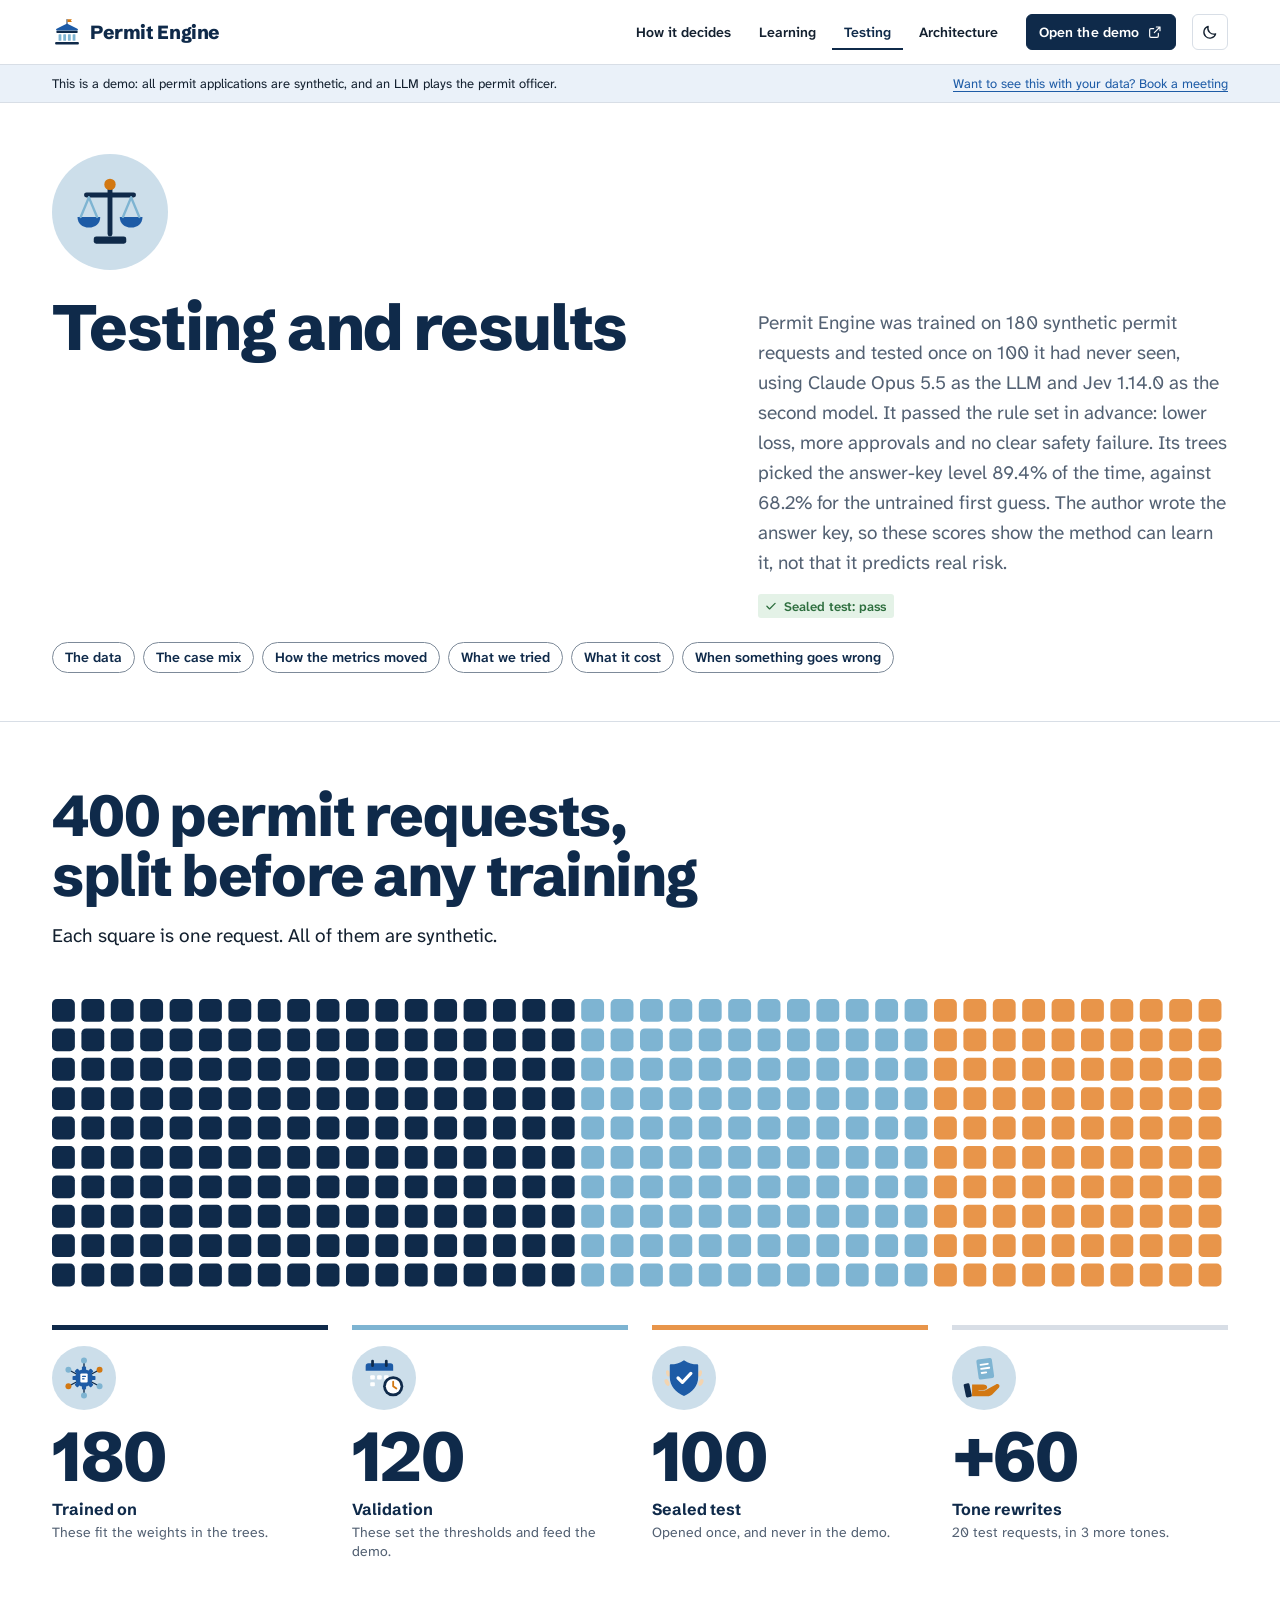
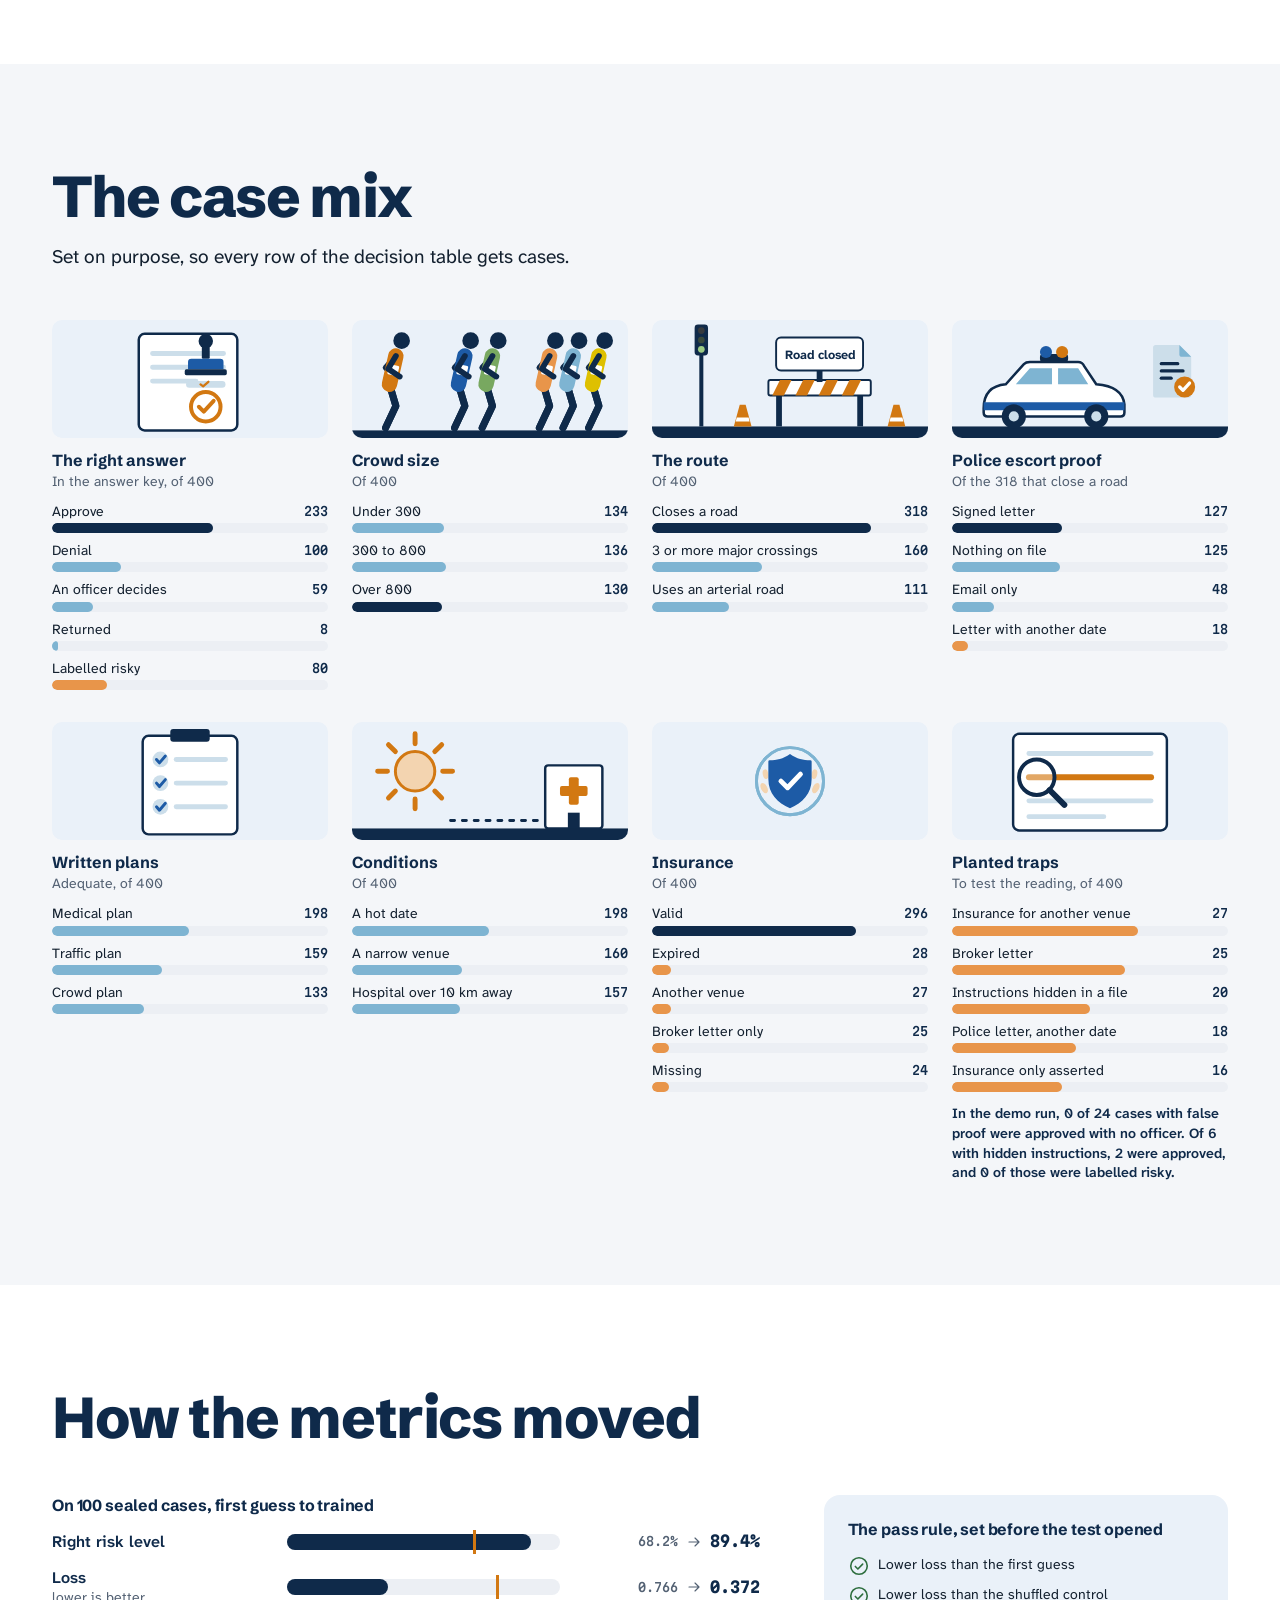
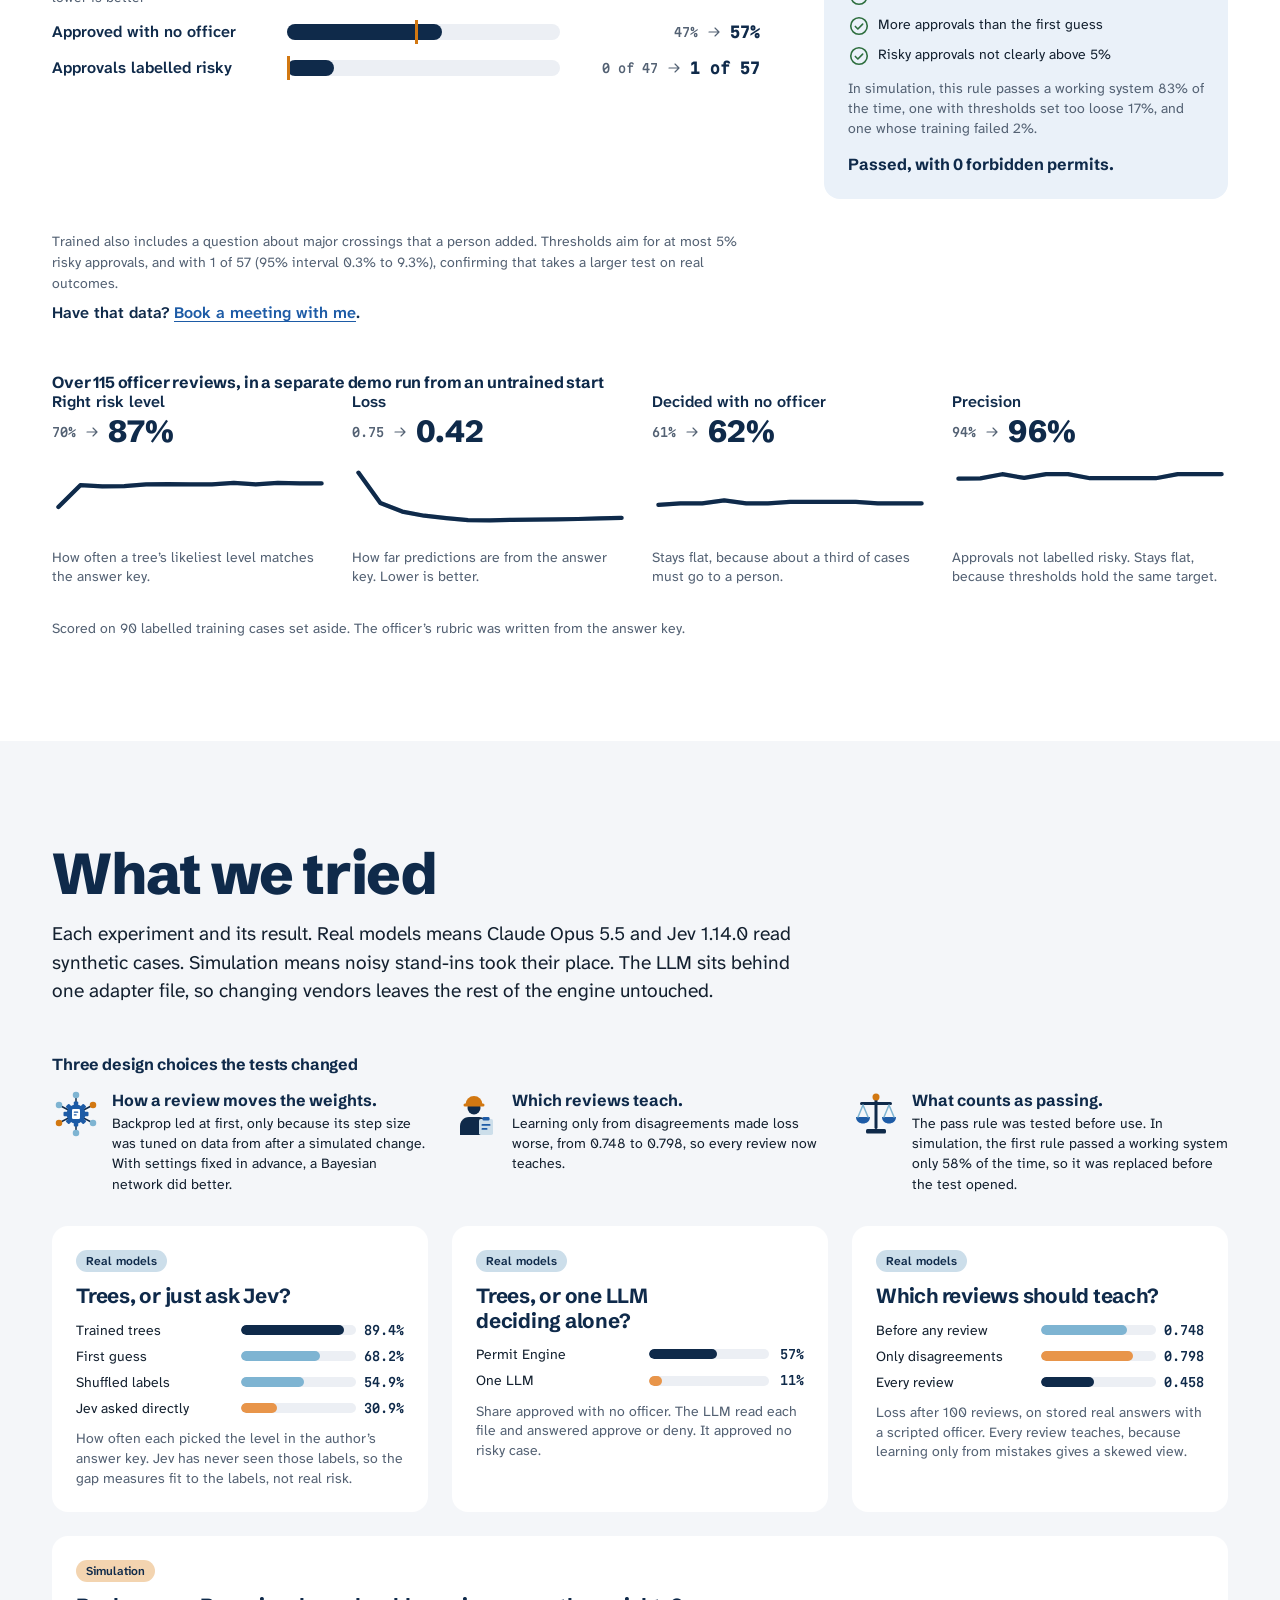
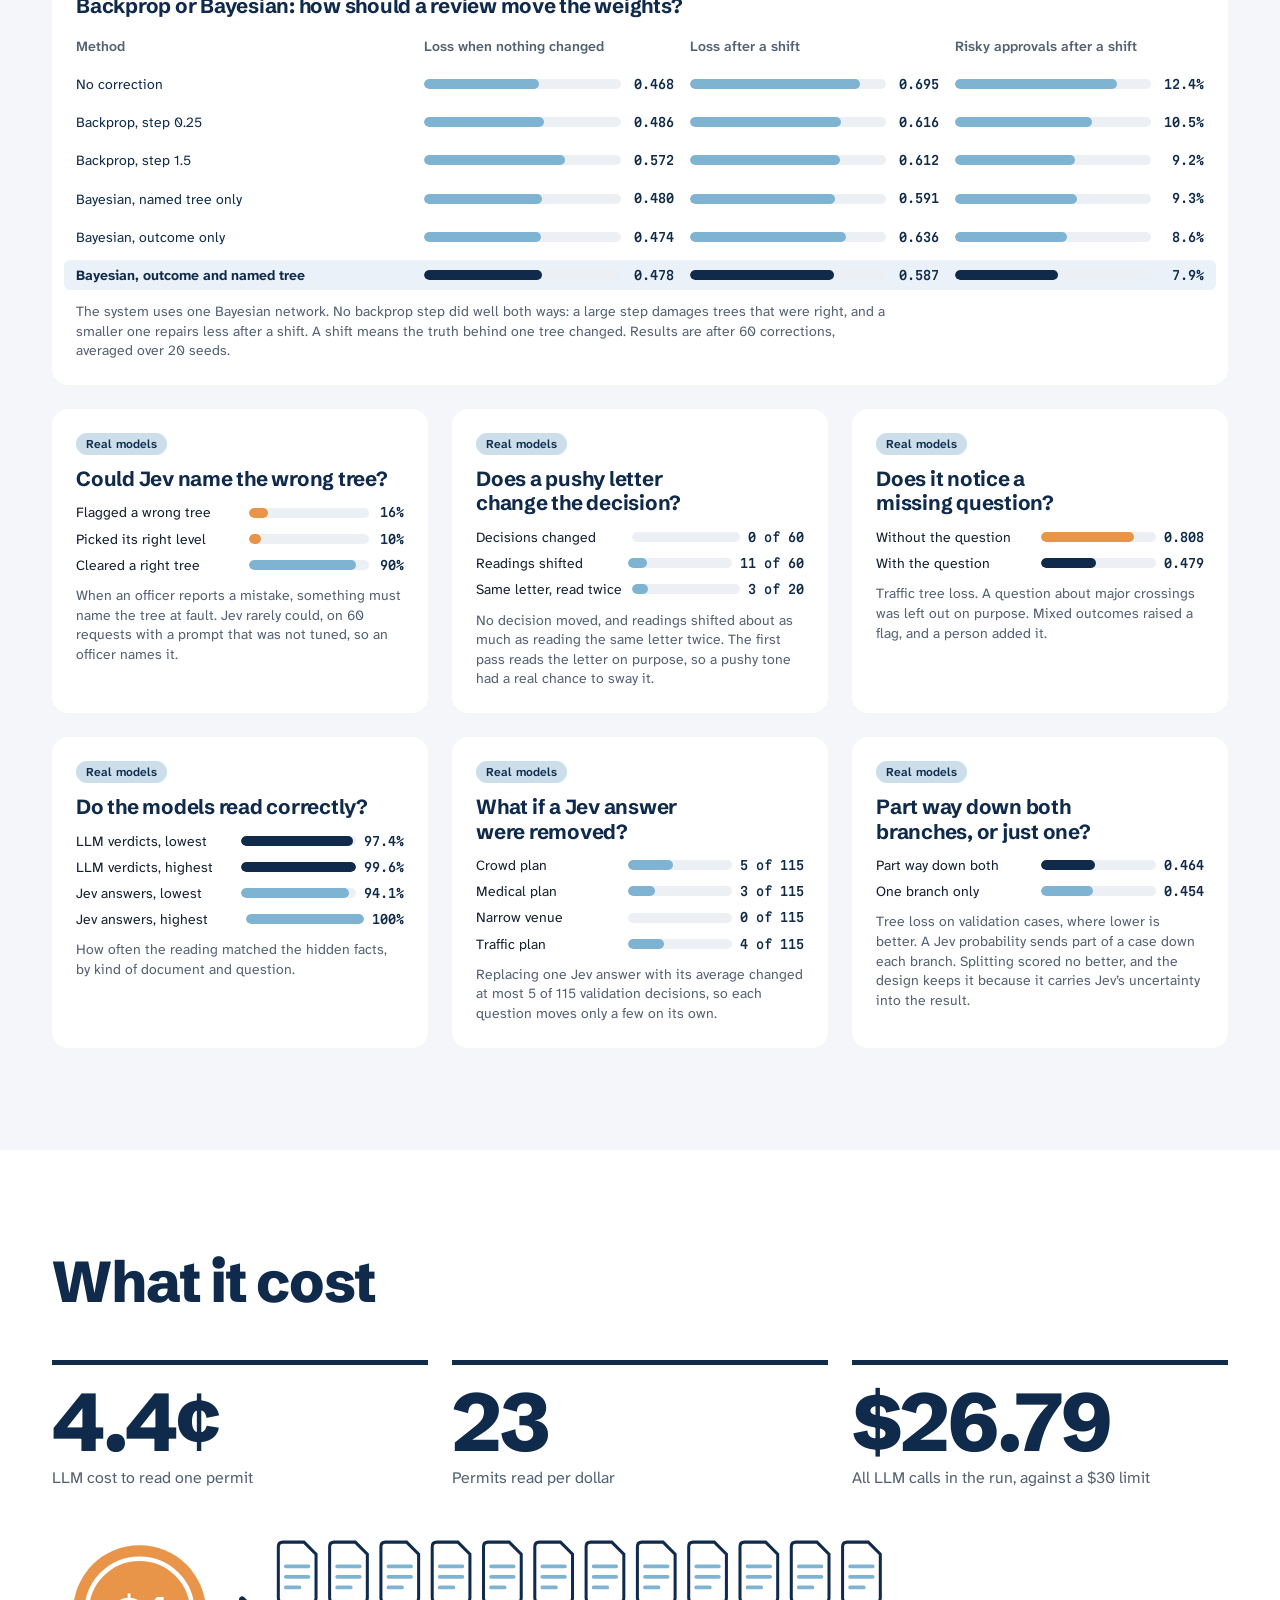
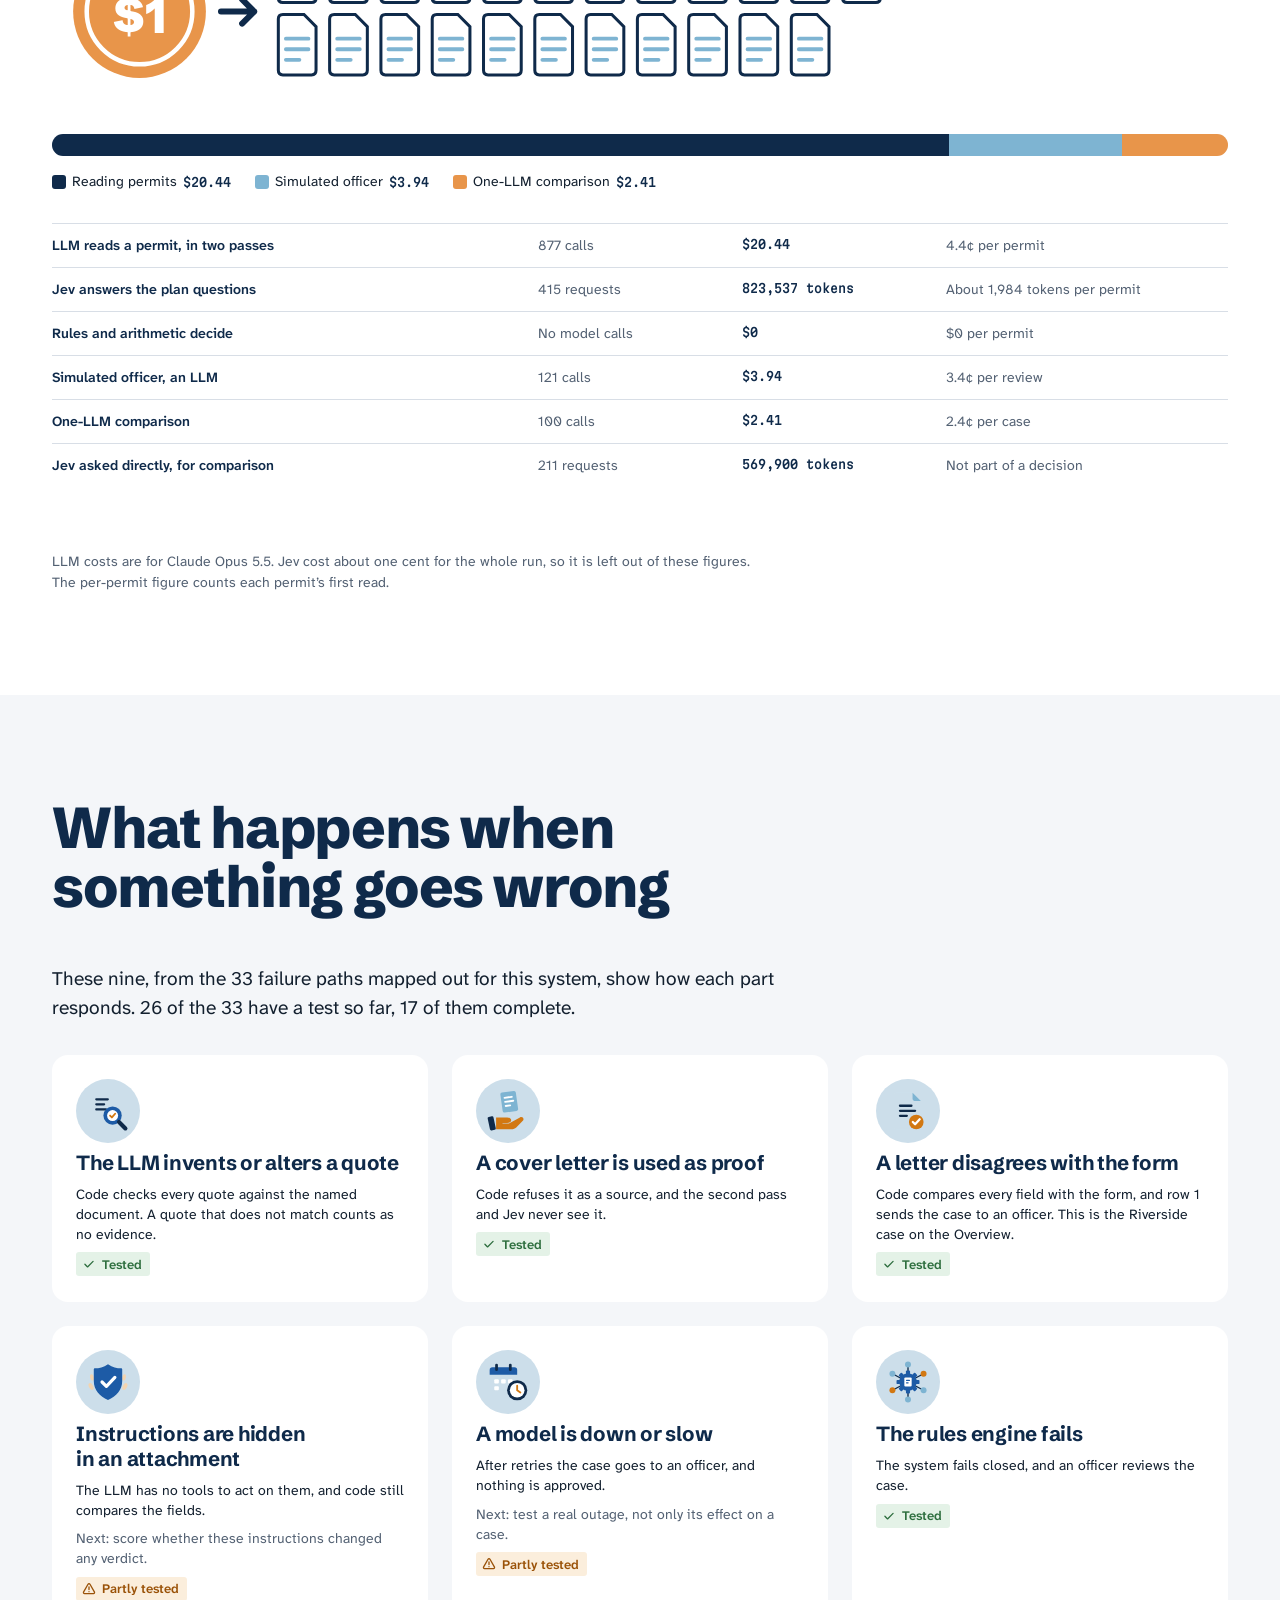
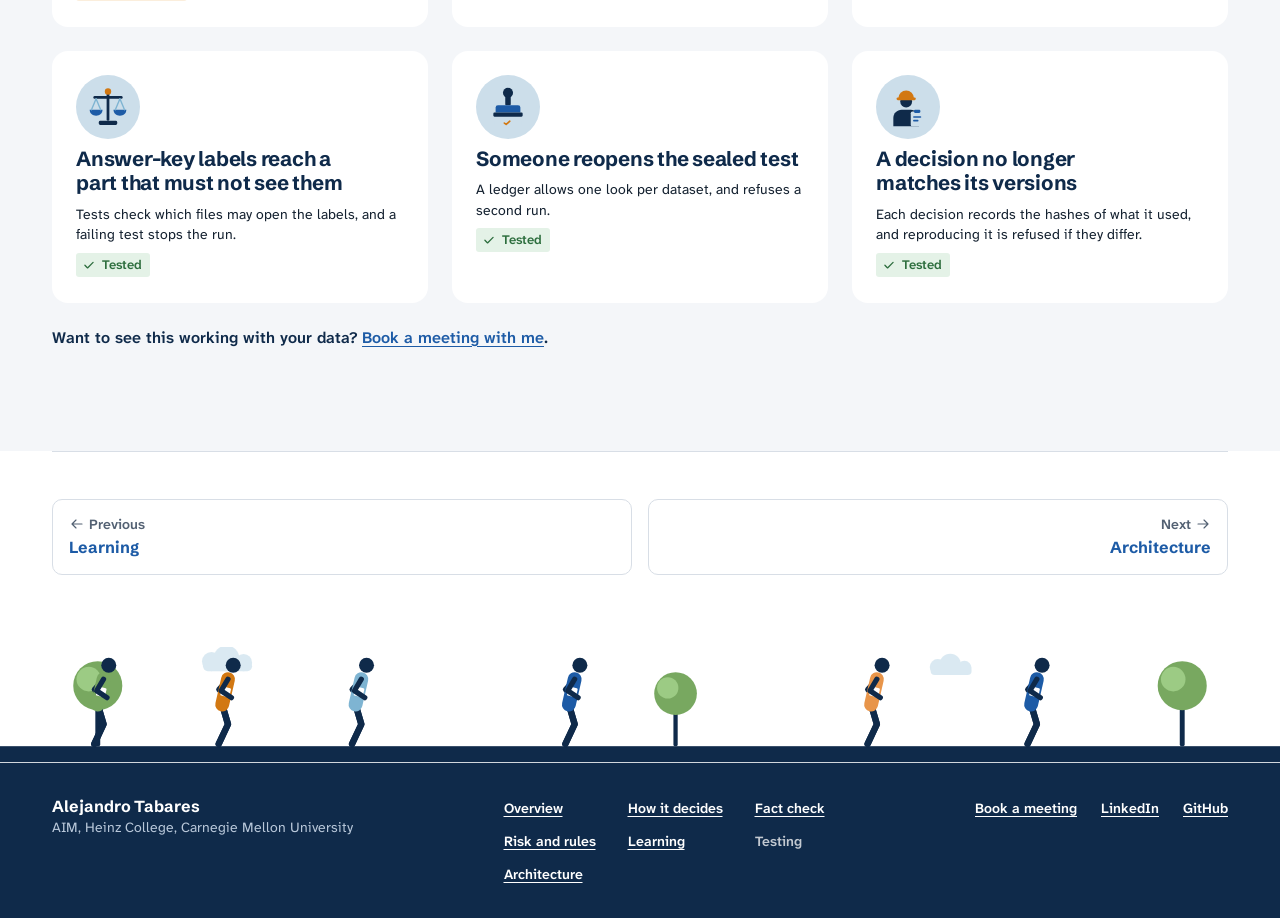
<file: testing.html>
<!doctype html>
<html lang="en" data-theme="light"><head><meta charSet="utf-8"/><meta name="viewport" content="width=device-width, initial-scale=1, viewport-fit=cover"/><title>Testing and results | Permit Engine</title><link rel="icon" href="data:image/svg+xml,%3Csvg%20xmlns%3D%22http%3A%2F%2Fwww.w3.org%2F2000%2Fsvg%22%20viewBox%3D%220%200%2032%2032%22%3E%3Crect%20width%3D%2232%22%20height%3D%2232%22%20rx%3D%227%22%20fill%3D%22%230f2a4a%22%2F%3E%3Cpath%20d%3D%22M6%2013%2016%207l10%206v2H6z%22%20fill%3D%22%237eb4d2%22%2F%3E%3Cpath%20d%3D%22M9%2016h3v8H9zM14.500%2016h3v8h-3zM20%2016h3v8h-3z%22%20fill%3D%22%23fff%22%2F%3E%3Crect%20x%3D%226%22%20y%3D%2225%22%20width%3D%2220%22%20height%3D%222%22%20rx%3D%221%22%20fill%3D%22%23e8954a%22%2F%3E%3C%2Fsvg%3E"/><meta name="description" content="How many permits were trained on, validated and tested, the case mix, how the metrics moved, what was tried, and what the system cost per permit."/><meta name="author" content="Alejandro Tabares"/><script>(function(){try{var t=localStorage.getItem('pe-theme');if(t)document.documentElement.setAttribute('data-theme',t)}catch(e){}})();</script><link rel="stylesheet" href="./assets/fonts/fonts.css"/><link rel="stylesheet" href="./assets/permit-engine.css"/><link rel="stylesheet" href="./assets/site.css"/></head><body class="pe-app site"><a class="site-skip" href="#main">Skip to content</a><header class="site-hd"><div class="site-wrap site-hd__row"><a class="site-brand" href="./"><svg width="30" height="30" viewBox="0 0 96 96" aria-hidden="true" focusable="false"><rect x="46.5" y="6" width="3" height="18" rx="1.5" fill="#0F2A4A"></rect><path d="M49.5 7H64l-4 4.5 4 4.5H49.5z" fill="#D27812"></path><path d="M48 24 80 40H16z" fill="#1D5BA6" stroke="#1D5BA6" stroke-width="6" stroke-linejoin="round"></path><rect x="14" y="44" width="68" height="7" rx="2" fill="#0F2A4A"></rect><rect x="21" y="55" width="9" height="21" rx="2" fill="#7EB4D2"></rect><rect x="36" y="55" width="9" height="21" rx="2" fill="#7EB4D2"></rect><rect x="51" y="55" width="9" height="21" rx="2" fill="#7EB4D2"></rect><rect x="66" y="55" width="9" height="21" rx="2" fill="#7EB4D2"></rect><rect x="10" y="80" width="76" height="8" rx="3" fill="#0F2A4A"></rect></svg><span>Permit Engine</span></a><nav class="site-nav" aria-label="Site"><ul role="list"><li><a href="./how-it-decides.html">How it decides</a></li><li><a href="./learning.html">Learning</a></li><li><a href="./testing.html" aria-current="page">Testing</a></li><li><a href="./architecture.html">Architecture</a></li></ul></nav><a class="pe-button site-btn site-hd__cta" href="https://permit-engine.bottomuplabs.com">Open the demo <svg width="16" height="16" viewBox="0 0 24 24" fill="none" stroke="currentColor" stroke-width="1.75" stroke-linecap="round" stroke-linejoin="round" aria-hidden="true" focusable="false"><path d="M14 4.5h5.5V10M19.5 4.5 11 13M17 14v4a2 2 0 0 1-2 2H6a2 2 0 0 1-2-2V9a2 2 0 0 1 2-2h4"></path></svg></a><button type="button" id="theme-toggle" class="site-theme" aria-pressed="false"><svg width="18" height="18" viewBox="0 0 24 24" fill="none" stroke="currentColor" stroke-width="1.75" stroke-linecap="round" stroke-linejoin="round" aria-hidden="true" focusable="false"><path d="M19.5 14.5A8 8 0 0 1 9.5 4.5a8 8 0 1 0 10 10z"></path></svg><span class="site-theme__label">Dark theme</span></button></div></header><p class="site-banner"><span class="site-wrap site-banner__row"><span>This is a demo: all permit applications are synthetic, and an LLM plays the permit officer.</span><a href="https://calendar.app.google/rUw9AdmyMUywj2jx6">Want to see this with your data? Book a meeting</a></span></p><main id="main" class="site-main"><div class="site-wrap site-art" aria-hidden="true"><span class="site-art__disc"><svg width="78" height="78" viewBox="0 0 96 96" aria-hidden="true" focusable="false"><rect x="45" y="14" width="6" height="64" rx="3" fill="#0F2A4A"></rect><rect x="16" y="24" width="64" height="6" rx="3" fill="#0F2A4A"></rect><circle cx="48" cy="14" r="7" fill="#D27812"></circle><path d="M8 54h28c0 8-6 13-14 13S8 62 8 54z" fill="#1D5BA6"></path><path d="M60 54h28c0 8-6 13-14 13s-14-5-14-13z" fill="#1D5BA6"></path><path d="M22 30 12 54M22 30l10 24M74 30 64 54M74 30l10 24" fill="none" stroke="#7EB4D2" stroke-width="3" stroke-linecap="round"></path><rect x="28" y="78" width="40" height="9" rx="3" fill="#0F2A4A"></rect></svg></span></div><div class="lp"><section class="site-hero"><div class="site-wrap site-hero__inner"><div class="pe-section-heading pe-section-heading--split pe-section-heading--page"><div class="pe-section-heading__grid"><h1 class="pe-section-heading__title pe-h1">Testing and results</h1><div class="pe-section-heading__aside"><p class="pe-section-heading__description">Permit Engine was trained on 180 synthetic permit requests and tested once on 100 it had never seen, using Claude Opus 5.5 as the LLM and Jev 1.14.0 as the second model. It passed the rule set in advance: lower loss, more approvals and no clear safety failure. Its trees picked the answer-key level 89.4% of the time, against 68.2% for the untrained first guess. The author wrote the answer key, so these scores show the method can learn it, not that it predicts real risk.</p><div class="pe-section-heading__meta"><span class="site-badge-line"><span class="pe-status pe-status--success"><svg width="14" height="14" viewBox="0 0 24 24" fill="none" stroke="currentColor" stroke-width="2.25" stroke-linecap="round" stroke-linejoin="round" aria-hidden="true" focusable="false"><path d="M5 12.5l4.5 4.5L19 7.5"></path></svg><span>Sealed test: pass</span></span></span></div></div></div></div><nav aria-label="On this page"><ul class="site-toc" role="list"><li><a href="#data">The data</a></li><li><a href="#mix">The case mix</a></li><li><a href="#results">How the metrics moved</a></li><li><a href="#experiments">What we tried</a></li><li><a href="#cost">What it cost</a></li><li><a href="#failures">When something goes wrong</a></li></ul></nav></div></section><section class="lp-section tp-first" aria-labelledby="data"><div class="site-wrap"><div class="lp-head"><h2 id="data" class="lp-h2">400 permit requests, split before any training</h2><p class="lp-lead">Each square is one request. All of them are synthetic.</p></div><div class="tp-split"><svg class="tp-waffle lp-fig" viewBox="0 0 720 180" role="img" aria-label="400 squares, one per request: 180 trained on, 120 validation, 100 sealed test."><g class="tp-wcol" style="animation-delay:0s"><rect x="0" y="0" width="14" height="14" rx="3" class="tp-sq tp-sq--navy"></rect><rect x="0" y="18" width="14" height="14" rx="3" class="tp-sq tp-sq--navy"></rect><rect x="0" y="36" width="14" height="14" rx="3" class="tp-sq tp-sq--navy"></rect><rect x="0" y="54" width="14" height="14" rx="3" class="tp-sq tp-sq--navy"></rect><rect x="0" y="72" width="14" height="14" rx="3" class="tp-sq tp-sq--navy"></rect><rect x="0" y="90" width="14" height="14" rx="3" class="tp-sq tp-sq--navy"></rect><rect x="0" y="108" width="14" height="14" rx="3" class="tp-sq tp-sq--navy"></rect><rect x="0" y="126" width="14" height="14" rx="3" class="tp-sq tp-sq--navy"></rect><rect x="0" y="144" width="14" height="14" rx="3" class="tp-sq tp-sq--navy"></rect><rect x="0" y="162" width="14" height="14" rx="3" class="tp-sq tp-sq--navy"></rect></g><g class="tp-wcol" style="animation-delay:0.12s"><rect x="18" y="0" width="14" height="14" rx="3" class="tp-sq tp-sq--navy"></rect><rect x="18" y="18" width="14" height="14" rx="3" class="tp-sq tp-sq--navy"></rect><rect x="18" y="36" width="14" height="14" rx="3" class="tp-sq tp-sq--navy"></rect><rect x="18" y="54" width="14" height="14" rx="3" class="tp-sq tp-sq--navy"></rect><rect x="18" y="72" width="14" height="14" rx="3" class="tp-sq tp-sq--navy"></rect><rect x="18" y="90" width="14" height="14" rx="3" class="tp-sq tp-sq--navy"></rect><rect x="18" y="108" width="14" height="14" rx="3" class="tp-sq tp-sq--navy"></rect><rect x="18" y="126" width="14" height="14" rx="3" class="tp-sq tp-sq--navy"></rect><rect x="18" y="144" width="14" height="14" rx="3" class="tp-sq tp-sq--navy"></rect><rect x="18" y="162" width="14" height="14" rx="3" class="tp-sq tp-sq--navy"></rect></g><g class="tp-wcol" style="animation-delay:0.24s"><rect x="36" y="0" width="14" height="14" rx="3" class="tp-sq tp-sq--navy"></rect><rect x="36" y="18" width="14" height="14" rx="3" class="tp-sq tp-sq--navy"></rect><rect x="36" y="36" width="14" height="14" rx="3" class="tp-sq tp-sq--navy"></rect><rect x="36" y="54" width="14" height="14" rx="3" class="tp-sq tp-sq--navy"></rect><rect x="36" y="72" width="14" height="14" rx="3" class="tp-sq tp-sq--navy"></rect><rect x="36" y="90" width="14" height="14" rx="3" class="tp-sq tp-sq--navy"></rect><rect x="36" y="108" width="14" height="14" rx="3" class="tp-sq tp-sq--navy"></rect><rect x="36" y="126" width="14" height="14" rx="3" class="tp-sq tp-sq--navy"></rect><rect x="36" y="144" width="14" height="14" rx="3" class="tp-sq tp-sq--navy"></rect><rect x="36" y="162" width="14" height="14" rx="3" class="tp-sq tp-sq--navy"></rect></g><g class="tp-wcol" style="animation-delay:0.36s"><rect x="54" y="0" width="14" height="14" rx="3" class="tp-sq tp-sq--navy"></rect><rect x="54" y="18" width="14" height="14" rx="3" class="tp-sq tp-sq--navy"></rect><rect x="54" y="36" width="14" height="14" rx="3" class="tp-sq tp-sq--navy"></rect><rect x="54" y="54" width="14" height="14" rx="3" class="tp-sq tp-sq--navy"></rect><rect x="54" y="72" width="14" height="14" rx="3" class="tp-sq tp-sq--navy"></rect><rect x="54" y="90" width="14" height="14" rx="3" class="tp-sq tp-sq--navy"></rect><rect x="54" y="108" width="14" height="14" rx="3" class="tp-sq tp-sq--navy"></rect><rect x="54" y="126" width="14" height="14" rx="3" class="tp-sq tp-sq--navy"></rect><rect x="54" y="144" width="14" height="14" rx="3" class="tp-sq tp-sq--navy"></rect><rect x="54" y="162" width="14" height="14" rx="3" class="tp-sq tp-sq--navy"></rect></g><g class="tp-wcol" style="animation-delay:0.48s"><rect x="72" y="0" width="14" height="14" rx="3" class="tp-sq tp-sq--navy"></rect><rect x="72" y="18" width="14" height="14" rx="3" class="tp-sq tp-sq--navy"></rect><rect x="72" y="36" width="14" height="14" rx="3" class="tp-sq tp-sq--navy"></rect><rect x="72" y="54" width="14" height="14" rx="3" class="tp-sq tp-sq--navy"></rect><rect x="72" y="72" width="14" height="14" rx="3" class="tp-sq tp-sq--navy"></rect><rect x="72" y="90" width="14" height="14" rx="3" class="tp-sq tp-sq--navy"></rect><rect x="72" y="108" width="14" height="14" rx="3" class="tp-sq tp-sq--navy"></rect><rect x="72" y="126" width="14" height="14" rx="3" class="tp-sq tp-sq--navy"></rect><rect x="72" y="144" width="14" height="14" rx="3" class="tp-sq tp-sq--navy"></rect><rect x="72" y="162" width="14" height="14" rx="3" class="tp-sq tp-sq--navy"></rect></g><g class="tp-wcol" style="animation-delay:0.6s"><rect x="90" y="0" width="14" height="14" rx="3" class="tp-sq tp-sq--navy"></rect><rect x="90" y="18" width="14" height="14" rx="3" class="tp-sq tp-sq--navy"></rect><rect x="90" y="36" width="14" height="14" rx="3" class="tp-sq tp-sq--navy"></rect><rect x="90" y="54" width="14" height="14" rx="3" class="tp-sq tp-sq--navy"></rect><rect x="90" y="72" width="14" height="14" rx="3" class="tp-sq tp-sq--navy"></rect><rect x="90" y="90" width="14" height="14" rx="3" class="tp-sq tp-sq--navy"></rect><rect x="90" y="108" width="14" height="14" rx="3" class="tp-sq tp-sq--navy"></rect><rect x="90" y="126" width="14" height="14" rx="3" class="tp-sq tp-sq--navy"></rect><rect x="90" y="144" width="14" height="14" rx="3" class="tp-sq tp-sq--navy"></rect><rect x="90" y="162" width="14" height="14" rx="3" class="tp-sq tp-sq--navy"></rect></g><g class="tp-wcol" style="animation-delay:0.72s"><rect x="108" y="0" width="14" height="14" rx="3" class="tp-sq tp-sq--navy"></rect><rect x="108" y="18" width="14" height="14" rx="3" class="tp-sq tp-sq--navy"></rect><rect x="108" y="36" width="14" height="14" rx="3" class="tp-sq tp-sq--navy"></rect><rect x="108" y="54" width="14" height="14" rx="3" class="tp-sq tp-sq--navy"></rect><rect x="108" y="72" width="14" height="14" rx="3" class="tp-sq tp-sq--navy"></rect><rect x="108" y="90" width="14" height="14" rx="3" class="tp-sq tp-sq--navy"></rect><rect x="108" y="108" width="14" height="14" rx="3" class="tp-sq tp-sq--navy"></rect><rect x="108" y="126" width="14" height="14" rx="3" class="tp-sq tp-sq--navy"></rect><rect x="108" y="144" width="14" height="14" rx="3" class="tp-sq tp-sq--navy"></rect><rect x="108" y="162" width="14" height="14" rx="3" class="tp-sq tp-sq--navy"></rect></g><g class="tp-wcol" style="animation-delay:0.84s"><rect x="126" y="0" width="14" height="14" rx="3" class="tp-sq tp-sq--navy"></rect><rect x="126" y="18" width="14" height="14" rx="3" class="tp-sq tp-sq--navy"></rect><rect x="126" y="36" width="14" height="14" rx="3" class="tp-sq tp-sq--navy"></rect><rect x="126" y="54" width="14" height="14" rx="3" class="tp-sq tp-sq--navy"></rect><rect x="126" y="72" width="14" height="14" rx="3" class="tp-sq tp-sq--navy"></rect><rect x="126" y="90" width="14" height="14" rx="3" class="tp-sq tp-sq--navy"></rect><rect x="126" y="108" width="14" height="14" rx="3" class="tp-sq tp-sq--navy"></rect><rect x="126" y="126" width="14" height="14" rx="3" class="tp-sq tp-sq--navy"></rect><rect x="126" y="144" width="14" height="14" rx="3" class="tp-sq tp-sq--navy"></rect><rect x="126" y="162" width="14" height="14" rx="3" class="tp-sq tp-sq--navy"></rect></g><g class="tp-wcol" style="animation-delay:0.96s"><rect x="144" y="0" width="14" height="14" rx="3" class="tp-sq tp-sq--navy"></rect><rect x="144" y="18" width="14" height="14" rx="3" class="tp-sq tp-sq--navy"></rect><rect x="144" y="36" width="14" height="14" rx="3" class="tp-sq tp-sq--navy"></rect><rect x="144" y="54" width="14" height="14" rx="3" class="tp-sq tp-sq--navy"></rect><rect x="144" y="72" width="14" height="14" rx="3" class="tp-sq tp-sq--navy"></rect><rect x="144" y="90" width="14" height="14" rx="3" class="tp-sq tp-sq--navy"></rect><rect x="144" y="108" width="14" height="14" rx="3" class="tp-sq tp-sq--navy"></rect><rect x="144" y="126" width="14" height="14" rx="3" class="tp-sq tp-sq--navy"></rect><rect x="144" y="144" width="14" height="14" rx="3" class="tp-sq tp-sq--navy"></rect><rect x="144" y="162" width="14" height="14" rx="3" class="tp-sq tp-sq--navy"></rect></g><g class="tp-wcol" style="animation-delay:1.08s"><rect x="162" y="0" width="14" height="14" rx="3" class="tp-sq tp-sq--navy"></rect><rect x="162" y="18" width="14" height="14" rx="3" class="tp-sq tp-sq--navy"></rect><rect x="162" y="36" width="14" height="14" rx="3" class="tp-sq tp-sq--navy"></rect><rect x="162" y="54" width="14" height="14" rx="3" class="tp-sq tp-sq--navy"></rect><rect x="162" y="72" width="14" height="14" rx="3" class="tp-sq tp-sq--navy"></rect><rect x="162" y="90" width="14" height="14" rx="3" class="tp-sq tp-sq--navy"></rect><rect x="162" y="108" width="14" height="14" rx="3" class="tp-sq tp-sq--navy"></rect><rect x="162" y="126" width="14" height="14" rx="3" class="tp-sq tp-sq--navy"></rect><rect x="162" y="144" width="14" height="14" rx="3" class="tp-sq tp-sq--navy"></rect><rect x="162" y="162" width="14" height="14" rx="3" class="tp-sq tp-sq--navy"></rect></g><g class="tp-wcol" style="animation-delay:1.2s"><rect x="180" y="0" width="14" height="14" rx="3" class="tp-sq tp-sq--navy"></rect><rect x="180" y="18" width="14" height="14" rx="3" class="tp-sq tp-sq--navy"></rect><rect x="180" y="36" width="14" height="14" rx="3" class="tp-sq tp-sq--navy"></rect><rect x="180" y="54" width="14" height="14" rx="3" class="tp-sq tp-sq--navy"></rect><rect x="180" y="72" width="14" height="14" rx="3" class="tp-sq tp-sq--navy"></rect><rect x="180" y="90" width="14" height="14" rx="3" class="tp-sq tp-sq--navy"></rect><rect x="180" y="108" width="14" height="14" rx="3" class="tp-sq tp-sq--navy"></rect><rect x="180" y="126" width="14" height="14" rx="3" class="tp-sq tp-sq--navy"></rect><rect x="180" y="144" width="14" height="14" rx="3" class="tp-sq tp-sq--navy"></rect><rect x="180" y="162" width="14" height="14" rx="3" class="tp-sq tp-sq--navy"></rect></g><g class="tp-wcol" style="animation-delay:1.3199999999999998s"><rect x="198" y="0" width="14" height="14" rx="3" class="tp-sq tp-sq--navy"></rect><rect x="198" y="18" width="14" height="14" rx="3" class="tp-sq tp-sq--navy"></rect><rect x="198" y="36" width="14" height="14" rx="3" class="tp-sq tp-sq--navy"></rect><rect x="198" y="54" width="14" height="14" rx="3" class="tp-sq tp-sq--navy"></rect><rect x="198" y="72" width="14" height="14" rx="3" class="tp-sq tp-sq--navy"></rect><rect x="198" y="90" width="14" height="14" rx="3" class="tp-sq tp-sq--navy"></rect><rect x="198" y="108" width="14" height="14" rx="3" class="tp-sq tp-sq--navy"></rect><rect x="198" y="126" width="14" height="14" rx="3" class="tp-sq tp-sq--navy"></rect><rect x="198" y="144" width="14" height="14" rx="3" class="tp-sq tp-sq--navy"></rect><rect x="198" y="162" width="14" height="14" rx="3" class="tp-sq tp-sq--navy"></rect></g><g class="tp-wcol" style="animation-delay:1.44s"><rect x="216" y="0" width="14" height="14" rx="3" class="tp-sq tp-sq--navy"></rect><rect x="216" y="18" width="14" height="14" rx="3" class="tp-sq tp-sq--navy"></rect><rect x="216" y="36" width="14" height="14" rx="3" class="tp-sq tp-sq--navy"></rect><rect x="216" y="54" width="14" height="14" rx="3" class="tp-sq tp-sq--navy"></rect><rect x="216" y="72" width="14" height="14" rx="3" class="tp-sq tp-sq--navy"></rect><rect x="216" y="90" width="14" height="14" rx="3" class="tp-sq tp-sq--navy"></rect><rect x="216" y="108" width="14" height="14" rx="3" class="tp-sq tp-sq--navy"></rect><rect x="216" y="126" width="14" height="14" rx="3" class="tp-sq tp-sq--navy"></rect><rect x="216" y="144" width="14" height="14" rx="3" class="tp-sq tp-sq--navy"></rect><rect x="216" y="162" width="14" height="14" rx="3" class="tp-sq tp-sq--navy"></rect></g><g class="tp-wcol" style="animation-delay:1.56s"><rect x="234" y="0" width="14" height="14" rx="3" class="tp-sq tp-sq--navy"></rect><rect x="234" y="18" width="14" height="14" rx="3" class="tp-sq tp-sq--navy"></rect><rect x="234" y="36" width="14" height="14" rx="3" class="tp-sq tp-sq--navy"></rect><rect x="234" y="54" width="14" height="14" rx="3" class="tp-sq tp-sq--navy"></rect><rect x="234" y="72" width="14" height="14" rx="3" class="tp-sq tp-sq--navy"></rect><rect x="234" y="90" width="14" height="14" rx="3" class="tp-sq tp-sq--navy"></rect><rect x="234" y="108" width="14" height="14" rx="3" class="tp-sq tp-sq--navy"></rect><rect x="234" y="126" width="14" height="14" rx="3" class="tp-sq tp-sq--navy"></rect><rect x="234" y="144" width="14" height="14" rx="3" class="tp-sq tp-sq--navy"></rect><rect x="234" y="162" width="14" height="14" rx="3" class="tp-sq tp-sq--navy"></rect></g><g class="tp-wcol" style="animation-delay:1.68s"><rect x="252" y="0" width="14" height="14" rx="3" class="tp-sq tp-sq--navy"></rect><rect x="252" y="18" width="14" height="14" rx="3" class="tp-sq tp-sq--navy"></rect><rect x="252" y="36" width="14" height="14" rx="3" class="tp-sq tp-sq--navy"></rect><rect x="252" y="54" width="14" height="14" rx="3" class="tp-sq tp-sq--navy"></rect><rect x="252" y="72" width="14" height="14" rx="3" class="tp-sq tp-sq--navy"></rect><rect x="252" y="90" width="14" height="14" rx="3" class="tp-sq tp-sq--navy"></rect><rect x="252" y="108" width="14" height="14" rx="3" class="tp-sq tp-sq--navy"></rect><rect x="252" y="126" width="14" height="14" rx="3" class="tp-sq tp-sq--navy"></rect><rect x="252" y="144" width="14" height="14" rx="3" class="tp-sq tp-sq--navy"></rect><rect x="252" y="162" width="14" height="14" rx="3" class="tp-sq tp-sq--navy"></rect></g><g class="tp-wcol" style="animation-delay:1.7999999999999998s"><rect x="270" y="0" width="14" height="14" rx="3" class="tp-sq tp-sq--navy"></rect><rect x="270" y="18" width="14" height="14" rx="3" class="tp-sq tp-sq--navy"></rect><rect x="270" y="36" width="14" height="14" rx="3" class="tp-sq tp-sq--navy"></rect><rect x="270" y="54" width="14" height="14" rx="3" class="tp-sq tp-sq--navy"></rect><rect x="270" y="72" width="14" height="14" rx="3" class="tp-sq tp-sq--navy"></rect><rect x="270" y="90" width="14" height="14" rx="3" class="tp-sq tp-sq--navy"></rect><rect x="270" y="108" width="14" height="14" rx="3" class="tp-sq tp-sq--navy"></rect><rect x="270" y="126" width="14" height="14" rx="3" class="tp-sq tp-sq--navy"></rect><rect x="270" y="144" width="14" height="14" rx="3" class="tp-sq tp-sq--navy"></rect><rect x="270" y="162" width="14" height="14" rx="3" class="tp-sq tp-sq--navy"></rect></g><g class="tp-wcol" style="animation-delay:1.92s"><rect x="288" y="0" width="14" height="14" rx="3" class="tp-sq tp-sq--navy"></rect><rect x="288" y="18" width="14" height="14" rx="3" class="tp-sq tp-sq--navy"></rect><rect x="288" y="36" width="14" height="14" rx="3" class="tp-sq tp-sq--navy"></rect><rect x="288" y="54" width="14" height="14" rx="3" class="tp-sq tp-sq--navy"></rect><rect x="288" y="72" width="14" height="14" rx="3" class="tp-sq tp-sq--navy"></rect><rect x="288" y="90" width="14" height="14" rx="3" class="tp-sq tp-sq--navy"></rect><rect x="288" y="108" width="14" height="14" rx="3" class="tp-sq tp-sq--navy"></rect><rect x="288" y="126" width="14" height="14" rx="3" class="tp-sq tp-sq--navy"></rect><rect x="288" y="144" width="14" height="14" rx="3" class="tp-sq tp-sq--navy"></rect><rect x="288" y="162" width="14" height="14" rx="3" class="tp-sq tp-sq--navy"></rect></g><g class="tp-wcol" style="animation-delay:2.04s"><rect x="306" y="0" width="14" height="14" rx="3" class="tp-sq tp-sq--navy"></rect><rect x="306" y="18" width="14" height="14" rx="3" class="tp-sq tp-sq--navy"></rect><rect x="306" y="36" width="14" height="14" rx="3" class="tp-sq tp-sq--navy"></rect><rect x="306" y="54" width="14" height="14" rx="3" class="tp-sq tp-sq--navy"></rect><rect x="306" y="72" width="14" height="14" rx="3" class="tp-sq tp-sq--navy"></rect><rect x="306" y="90" width="14" height="14" rx="3" class="tp-sq tp-sq--navy"></rect><rect x="306" y="108" width="14" height="14" rx="3" class="tp-sq tp-sq--navy"></rect><rect x="306" y="126" width="14" height="14" rx="3" class="tp-sq tp-sq--navy"></rect><rect x="306" y="144" width="14" height="14" rx="3" class="tp-sq tp-sq--navy"></rect><rect x="306" y="162" width="14" height="14" rx="3" class="tp-sq tp-sq--navy"></rect></g><g class="tp-wcol" style="animation-delay:2.16s"><rect x="324" y="0" width="14" height="14" rx="3" class="tp-sq tp-sq--sky"></rect><rect x="324" y="18" width="14" height="14" rx="3" class="tp-sq tp-sq--sky"></rect><rect x="324" y="36" width="14" height="14" rx="3" class="tp-sq tp-sq--sky"></rect><rect x="324" y="54" width="14" height="14" rx="3" class="tp-sq tp-sq--sky"></rect><rect x="324" y="72" width="14" height="14" rx="3" class="tp-sq tp-sq--sky"></rect><rect x="324" y="90" width="14" height="14" rx="3" class="tp-sq tp-sq--sky"></rect><rect x="324" y="108" width="14" height="14" rx="3" class="tp-sq tp-sq--sky"></rect><rect x="324" y="126" width="14" height="14" rx="3" class="tp-sq tp-sq--sky"></rect><rect x="324" y="144" width="14" height="14" rx="3" class="tp-sq tp-sq--sky"></rect><rect x="324" y="162" width="14" height="14" rx="3" class="tp-sq tp-sq--sky"></rect></g><g class="tp-wcol" style="animation-delay:2.28s"><rect x="342" y="0" width="14" height="14" rx="3" class="tp-sq tp-sq--sky"></rect><rect x="342" y="18" width="14" height="14" rx="3" class="tp-sq tp-sq--sky"></rect><rect x="342" y="36" width="14" height="14" rx="3" class="tp-sq tp-sq--sky"></rect><rect x="342" y="54" width="14" height="14" rx="3" class="tp-sq tp-sq--sky"></rect><rect x="342" y="72" width="14" height="14" rx="3" class="tp-sq tp-sq--sky"></rect><rect x="342" y="90" width="14" height="14" rx="3" class="tp-sq tp-sq--sky"></rect><rect x="342" y="108" width="14" height="14" rx="3" class="tp-sq tp-sq--sky"></rect><rect x="342" y="126" width="14" height="14" rx="3" class="tp-sq tp-sq--sky"></rect><rect x="342" y="144" width="14" height="14" rx="3" class="tp-sq tp-sq--sky"></rect><rect x="342" y="162" width="14" height="14" rx="3" class="tp-sq tp-sq--sky"></rect></g><g class="tp-wcol" style="animation-delay:2.4s"><rect x="360" y="0" width="14" height="14" rx="3" class="tp-sq tp-sq--sky"></rect><rect x="360" y="18" width="14" height="14" rx="3" class="tp-sq tp-sq--sky"></rect><rect x="360" y="36" width="14" height="14" rx="3" class="tp-sq tp-sq--sky"></rect><rect x="360" y="54" width="14" height="14" rx="3" class="tp-sq tp-sq--sky"></rect><rect x="360" y="72" width="14" height="14" rx="3" class="tp-sq tp-sq--sky"></rect><rect x="360" y="90" width="14" height="14" rx="3" class="tp-sq tp-sq--sky"></rect><rect x="360" y="108" width="14" height="14" rx="3" class="tp-sq tp-sq--sky"></rect><rect x="360" y="126" width="14" height="14" rx="3" class="tp-sq tp-sq--sky"></rect><rect x="360" y="144" width="14" height="14" rx="3" class="tp-sq tp-sq--sky"></rect><rect x="360" y="162" width="14" height="14" rx="3" class="tp-sq tp-sq--sky"></rect></g><g class="tp-wcol" style="animation-delay:2.52s"><rect x="378" y="0" width="14" height="14" rx="3" class="tp-sq tp-sq--sky"></rect><rect x="378" y="18" width="14" height="14" rx="3" class="tp-sq tp-sq--sky"></rect><rect x="378" y="36" width="14" height="14" rx="3" class="tp-sq tp-sq--sky"></rect><rect x="378" y="54" width="14" height="14" rx="3" class="tp-sq tp-sq--sky"></rect><rect x="378" y="72" width="14" height="14" rx="3" class="tp-sq tp-sq--sky"></rect><rect x="378" y="90" width="14" height="14" rx="3" class="tp-sq tp-sq--sky"></rect><rect x="378" y="108" width="14" height="14" rx="3" class="tp-sq tp-sq--sky"></rect><rect x="378" y="126" width="14" height="14" rx="3" class="tp-sq tp-sq--sky"></rect><rect x="378" y="144" width="14" height="14" rx="3" class="tp-sq tp-sq--sky"></rect><rect x="378" y="162" width="14" height="14" rx="3" class="tp-sq tp-sq--sky"></rect></g><g class="tp-wcol" style="animation-delay:2.6399999999999997s"><rect x="396" y="0" width="14" height="14" rx="3" class="tp-sq tp-sq--sky"></rect><rect x="396" y="18" width="14" height="14" rx="3" class="tp-sq tp-sq--sky"></rect><rect x="396" y="36" width="14" height="14" rx="3" class="tp-sq tp-sq--sky"></rect><rect x="396" y="54" width="14" height="14" rx="3" class="tp-sq tp-sq--sky"></rect><rect x="396" y="72" width="14" height="14" rx="3" class="tp-sq tp-sq--sky"></rect><rect x="396" y="90" width="14" height="14" rx="3" class="tp-sq tp-sq--sky"></rect><rect x="396" y="108" width="14" height="14" rx="3" class="tp-sq tp-sq--sky"></rect><rect x="396" y="126" width="14" height="14" rx="3" class="tp-sq tp-sq--sky"></rect><rect x="396" y="144" width="14" height="14" rx="3" class="tp-sq tp-sq--sky"></rect><rect x="396" y="162" width="14" height="14" rx="3" class="tp-sq tp-sq--sky"></rect></g><g class="tp-wcol" style="animation-delay:2.76s"><rect x="414" y="0" width="14" height="14" rx="3" class="tp-sq tp-sq--sky"></rect><rect x="414" y="18" width="14" height="14" rx="3" class="tp-sq tp-sq--sky"></rect><rect x="414" y="36" width="14" height="14" rx="3" class="tp-sq tp-sq--sky"></rect><rect x="414" y="54" width="14" height="14" rx="3" class="tp-sq tp-sq--sky"></rect><rect x="414" y="72" width="14" height="14" rx="3" class="tp-sq tp-sq--sky"></rect><rect x="414" y="90" width="14" height="14" rx="3" class="tp-sq tp-sq--sky"></rect><rect x="414" y="108" width="14" height="14" rx="3" class="tp-sq tp-sq--sky"></rect><rect x="414" y="126" width="14" height="14" rx="3" class="tp-sq tp-sq--sky"></rect><rect x="414" y="144" width="14" height="14" rx="3" class="tp-sq tp-sq--sky"></rect><rect x="414" y="162" width="14" height="14" rx="3" class="tp-sq tp-sq--sky"></rect></g><g class="tp-wcol" style="animation-delay:2.88s"><rect x="432" y="0" width="14" height="14" rx="3" class="tp-sq tp-sq--sky"></rect><rect x="432" y="18" width="14" height="14" rx="3" class="tp-sq tp-sq--sky"></rect><rect x="432" y="36" width="14" height="14" rx="3" class="tp-sq tp-sq--sky"></rect><rect x="432" y="54" width="14" height="14" rx="3" class="tp-sq tp-sq--sky"></rect><rect x="432" y="72" width="14" height="14" rx="3" class="tp-sq tp-sq--sky"></rect><rect x="432" y="90" width="14" height="14" rx="3" class="tp-sq tp-sq--sky"></rect><rect x="432" y="108" width="14" height="14" rx="3" class="tp-sq tp-sq--sky"></rect><rect x="432" y="126" width="14" height="14" rx="3" class="tp-sq tp-sq--sky"></rect><rect x="432" y="144" width="14" height="14" rx="3" class="tp-sq tp-sq--sky"></rect><rect x="432" y="162" width="14" height="14" rx="3" class="tp-sq tp-sq--sky"></rect></g><g class="tp-wcol" style="animation-delay:3s"><rect x="450" y="0" width="14" height="14" rx="3" class="tp-sq tp-sq--sky"></rect><rect x="450" y="18" width="14" height="14" rx="3" class="tp-sq tp-sq--sky"></rect><rect x="450" y="36" width="14" height="14" rx="3" class="tp-sq tp-sq--sky"></rect><rect x="450" y="54" width="14" height="14" rx="3" class="tp-sq tp-sq--sky"></rect><rect x="450" y="72" width="14" height="14" rx="3" class="tp-sq tp-sq--sky"></rect><rect x="450" y="90" width="14" height="14" rx="3" class="tp-sq tp-sq--sky"></rect><rect x="450" y="108" width="14" height="14" rx="3" class="tp-sq tp-sq--sky"></rect><rect x="450" y="126" width="14" height="14" rx="3" class="tp-sq tp-sq--sky"></rect><rect x="450" y="144" width="14" height="14" rx="3" class="tp-sq tp-sq--sky"></rect><rect x="450" y="162" width="14" height="14" rx="3" class="tp-sq tp-sq--sky"></rect></g><g class="tp-wcol" style="animation-delay:3.12s"><rect x="468" y="0" width="14" height="14" rx="3" class="tp-sq tp-sq--sky"></rect><rect x="468" y="18" width="14" height="14" rx="3" class="tp-sq tp-sq--sky"></rect><rect x="468" y="36" width="14" height="14" rx="3" class="tp-sq tp-sq--sky"></rect><rect x="468" y="54" width="14" height="14" rx="3" class="tp-sq tp-sq--sky"></rect><rect x="468" y="72" width="14" height="14" rx="3" class="tp-sq tp-sq--sky"></rect><rect x="468" y="90" width="14" height="14" rx="3" class="tp-sq tp-sq--sky"></rect><rect x="468" y="108" width="14" height="14" rx="3" class="tp-sq tp-sq--sky"></rect><rect x="468" y="126" width="14" height="14" rx="3" class="tp-sq tp-sq--sky"></rect><rect x="468" y="144" width="14" height="14" rx="3" class="tp-sq tp-sq--sky"></rect><rect x="468" y="162" width="14" height="14" rx="3" class="tp-sq tp-sq--sky"></rect></g><g class="tp-wcol" style="animation-delay:3.2399999999999998s"><rect x="486" y="0" width="14" height="14" rx="3" class="tp-sq tp-sq--sky"></rect><rect x="486" y="18" width="14" height="14" rx="3" class="tp-sq tp-sq--sky"></rect><rect x="486" y="36" width="14" height="14" rx="3" class="tp-sq tp-sq--sky"></rect><rect x="486" y="54" width="14" height="14" rx="3" class="tp-sq tp-sq--sky"></rect><rect x="486" y="72" width="14" height="14" rx="3" class="tp-sq tp-sq--sky"></rect><rect x="486" y="90" width="14" height="14" rx="3" class="tp-sq tp-sq--sky"></rect><rect x="486" y="108" width="14" height="14" rx="3" class="tp-sq tp-sq--sky"></rect><rect x="486" y="126" width="14" height="14" rx="3" class="tp-sq tp-sq--sky"></rect><rect x="486" y="144" width="14" height="14" rx="3" class="tp-sq tp-sq--sky"></rect><rect x="486" y="162" width="14" height="14" rx="3" class="tp-sq tp-sq--sky"></rect></g><g class="tp-wcol" style="animation-delay:3.36s"><rect x="504" y="0" width="14" height="14" rx="3" class="tp-sq tp-sq--sky"></rect><rect x="504" y="18" width="14" height="14" rx="3" class="tp-sq tp-sq--sky"></rect><rect x="504" y="36" width="14" height="14" rx="3" class="tp-sq tp-sq--sky"></rect><rect x="504" y="54" width="14" height="14" rx="3" class="tp-sq tp-sq--sky"></rect><rect x="504" y="72" width="14" height="14" rx="3" class="tp-sq tp-sq--sky"></rect><rect x="504" y="90" width="14" height="14" rx="3" class="tp-sq tp-sq--sky"></rect><rect x="504" y="108" width="14" height="14" rx="3" class="tp-sq tp-sq--sky"></rect><rect x="504" y="126" width="14" height="14" rx="3" class="tp-sq tp-sq--sky"></rect><rect x="504" y="144" width="14" height="14" rx="3" class="tp-sq tp-sq--sky"></rect><rect x="504" y="162" width="14" height="14" rx="3" class="tp-sq tp-sq--sky"></rect></g><g class="tp-wcol" style="animation-delay:3.48s"><rect x="522" y="0" width="14" height="14" rx="3" class="tp-sq tp-sq--sky"></rect><rect x="522" y="18" width="14" height="14" rx="3" class="tp-sq tp-sq--sky"></rect><rect x="522" y="36" width="14" height="14" rx="3" class="tp-sq tp-sq--sky"></rect><rect x="522" y="54" width="14" height="14" rx="3" class="tp-sq tp-sq--sky"></rect><rect x="522" y="72" width="14" height="14" rx="3" class="tp-sq tp-sq--sky"></rect><rect x="522" y="90" width="14" height="14" rx="3" class="tp-sq tp-sq--sky"></rect><rect x="522" y="108" width="14" height="14" rx="3" class="tp-sq tp-sq--sky"></rect><rect x="522" y="126" width="14" height="14" rx="3" class="tp-sq tp-sq--sky"></rect><rect x="522" y="144" width="14" height="14" rx="3" class="tp-sq tp-sq--sky"></rect><rect x="522" y="162" width="14" height="14" rx="3" class="tp-sq tp-sq--sky"></rect></g><g class="tp-wcol" style="animation-delay:3.5999999999999996s"><rect x="540" y="0" width="14" height="14" rx="3" class="tp-sq tp-sq--amber"></rect><rect x="540" y="18" width="14" height="14" rx="3" class="tp-sq tp-sq--amber"></rect><rect x="540" y="36" width="14" height="14" rx="3" class="tp-sq tp-sq--amber"></rect><rect x="540" y="54" width="14" height="14" rx="3" class="tp-sq tp-sq--amber"></rect><rect x="540" y="72" width="14" height="14" rx="3" class="tp-sq tp-sq--amber"></rect><rect x="540" y="90" width="14" height="14" rx="3" class="tp-sq tp-sq--amber"></rect><rect x="540" y="108" width="14" height="14" rx="3" class="tp-sq tp-sq--amber"></rect><rect x="540" y="126" width="14" height="14" rx="3" class="tp-sq tp-sq--amber"></rect><rect x="540" y="144" width="14" height="14" rx="3" class="tp-sq tp-sq--amber"></rect><rect x="540" y="162" width="14" height="14" rx="3" class="tp-sq tp-sq--amber"></rect></g><g class="tp-wcol" style="animation-delay:3.7199999999999998s"><rect x="558" y="0" width="14" height="14" rx="3" class="tp-sq tp-sq--amber"></rect><rect x="558" y="18" width="14" height="14" rx="3" class="tp-sq tp-sq--amber"></rect><rect x="558" y="36" width="14" height="14" rx="3" class="tp-sq tp-sq--amber"></rect><rect x="558" y="54" width="14" height="14" rx="3" class="tp-sq tp-sq--amber"></rect><rect x="558" y="72" width="14" height="14" rx="3" class="tp-sq tp-sq--amber"></rect><rect x="558" y="90" width="14" height="14" rx="3" class="tp-sq tp-sq--amber"></rect><rect x="558" y="108" width="14" height="14" rx="3" class="tp-sq tp-sq--amber"></rect><rect x="558" y="126" width="14" height="14" rx="3" class="tp-sq tp-sq--amber"></rect><rect x="558" y="144" width="14" height="14" rx="3" class="tp-sq tp-sq--amber"></rect><rect x="558" y="162" width="14" height="14" rx="3" class="tp-sq tp-sq--amber"></rect></g><g class="tp-wcol" style="animation-delay:3.84s"><rect x="576" y="0" width="14" height="14" rx="3" class="tp-sq tp-sq--amber"></rect><rect x="576" y="18" width="14" height="14" rx="3" class="tp-sq tp-sq--amber"></rect><rect x="576" y="36" width="14" height="14" rx="3" class="tp-sq tp-sq--amber"></rect><rect x="576" y="54" width="14" height="14" rx="3" class="tp-sq tp-sq--amber"></rect><rect x="576" y="72" width="14" height="14" rx="3" class="tp-sq tp-sq--amber"></rect><rect x="576" y="90" width="14" height="14" rx="3" class="tp-sq tp-sq--amber"></rect><rect x="576" y="108" width="14" height="14" rx="3" class="tp-sq tp-sq--amber"></rect><rect x="576" y="126" width="14" height="14" rx="3" class="tp-sq tp-sq--amber"></rect><rect x="576" y="144" width="14" height="14" rx="3" class="tp-sq tp-sq--amber"></rect><rect x="576" y="162" width="14" height="14" rx="3" class="tp-sq tp-sq--amber"></rect></g><g class="tp-wcol" style="animation-delay:3.96s"><rect x="594" y="0" width="14" height="14" rx="3" class="tp-sq tp-sq--amber"></rect><rect x="594" y="18" width="14" height="14" rx="3" class="tp-sq tp-sq--amber"></rect><rect x="594" y="36" width="14" height="14" rx="3" class="tp-sq tp-sq--amber"></rect><rect x="594" y="54" width="14" height="14" rx="3" class="tp-sq tp-sq--amber"></rect><rect x="594" y="72" width="14" height="14" rx="3" class="tp-sq tp-sq--amber"></rect><rect x="594" y="90" width="14" height="14" rx="3" class="tp-sq tp-sq--amber"></rect><rect x="594" y="108" width="14" height="14" rx="3" class="tp-sq tp-sq--amber"></rect><rect x="594" y="126" width="14" height="14" rx="3" class="tp-sq tp-sq--amber"></rect><rect x="594" y="144" width="14" height="14" rx="3" class="tp-sq tp-sq--amber"></rect><rect x="594" y="162" width="14" height="14" rx="3" class="tp-sq tp-sq--amber"></rect></g><g class="tp-wcol" style="animation-delay:4.08s"><rect x="612" y="0" width="14" height="14" rx="3" class="tp-sq tp-sq--amber"></rect><rect x="612" y="18" width="14" height="14" rx="3" class="tp-sq tp-sq--amber"></rect><rect x="612" y="36" width="14" height="14" rx="3" class="tp-sq tp-sq--amber"></rect><rect x="612" y="54" width="14" height="14" rx="3" class="tp-sq tp-sq--amber"></rect><rect x="612" y="72" width="14" height="14" rx="3" class="tp-sq tp-sq--amber"></rect><rect x="612" y="90" width="14" height="14" rx="3" class="tp-sq tp-sq--amber"></rect><rect x="612" y="108" width="14" height="14" rx="3" class="tp-sq tp-sq--amber"></rect><rect x="612" y="126" width="14" height="14" rx="3" class="tp-sq tp-sq--amber"></rect><rect x="612" y="144" width="14" height="14" rx="3" class="tp-sq tp-sq--amber"></rect><rect x="612" y="162" width="14" height="14" rx="3" class="tp-sq tp-sq--amber"></rect></g><g class="tp-wcol" style="animation-delay:4.2s"><rect x="630" y="0" width="14" height="14" rx="3" class="tp-sq tp-sq--amber"></rect><rect x="630" y="18" width="14" height="14" rx="3" class="tp-sq tp-sq--amber"></rect><rect x="630" y="36" width="14" height="14" rx="3" class="tp-sq tp-sq--amber"></rect><rect x="630" y="54" width="14" height="14" rx="3" class="tp-sq tp-sq--amber"></rect><rect x="630" y="72" width="14" height="14" rx="3" class="tp-sq tp-sq--amber"></rect><rect x="630" y="90" width="14" height="14" rx="3" class="tp-sq tp-sq--amber"></rect><rect x="630" y="108" width="14" height="14" rx="3" class="tp-sq tp-sq--amber"></rect><rect x="630" y="126" width="14" height="14" rx="3" class="tp-sq tp-sq--amber"></rect><rect x="630" y="144" width="14" height="14" rx="3" class="tp-sq tp-sq--amber"></rect><rect x="630" y="162" width="14" height="14" rx="3" class="tp-sq tp-sq--amber"></rect></g><g class="tp-wcol" style="animation-delay:4.32s"><rect x="648" y="0" width="14" height="14" rx="3" class="tp-sq tp-sq--amber"></rect><rect x="648" y="18" width="14" height="14" rx="3" class="tp-sq tp-sq--amber"></rect><rect x="648" y="36" width="14" height="14" rx="3" class="tp-sq tp-sq--amber"></rect><rect x="648" y="54" width="14" height="14" rx="3" class="tp-sq tp-sq--amber"></rect><rect x="648" y="72" width="14" height="14" rx="3" class="tp-sq tp-sq--amber"></rect><rect x="648" y="90" width="14" height="14" rx="3" class="tp-sq tp-sq--amber"></rect><rect x="648" y="108" width="14" height="14" rx="3" class="tp-sq tp-sq--amber"></rect><rect x="648" y="126" width="14" height="14" rx="3" class="tp-sq tp-sq--amber"></rect><rect x="648" y="144" width="14" height="14" rx="3" class="tp-sq tp-sq--amber"></rect><rect x="648" y="162" width="14" height="14" rx="3" class="tp-sq tp-sq--amber"></rect></g><g class="tp-wcol" style="animation-delay:4.4399999999999995s"><rect x="666" y="0" width="14" height="14" rx="3" class="tp-sq tp-sq--amber"></rect><rect x="666" y="18" width="14" height="14" rx="3" class="tp-sq tp-sq--amber"></rect><rect x="666" y="36" width="14" height="14" rx="3" class="tp-sq tp-sq--amber"></rect><rect x="666" y="54" width="14" height="14" rx="3" class="tp-sq tp-sq--amber"></rect><rect x="666" y="72" width="14" height="14" rx="3" class="tp-sq tp-sq--amber"></rect><rect x="666" y="90" width="14" height="14" rx="3" class="tp-sq tp-sq--amber"></rect><rect x="666" y="108" width="14" height="14" rx="3" class="tp-sq tp-sq--amber"></rect><rect x="666" y="126" width="14" height="14" rx="3" class="tp-sq tp-sq--amber"></rect><rect x="666" y="144" width="14" height="14" rx="3" class="tp-sq tp-sq--amber"></rect><rect x="666" y="162" width="14" height="14" rx="3" class="tp-sq tp-sq--amber"></rect></g><g class="tp-wcol" style="animation-delay:4.56s"><rect x="684" y="0" width="14" height="14" rx="3" class="tp-sq tp-sq--amber"></rect><rect x="684" y="18" width="14" height="14" rx="3" class="tp-sq tp-sq--amber"></rect><rect x="684" y="36" width="14" height="14" rx="3" class="tp-sq tp-sq--amber"></rect><rect x="684" y="54" width="14" height="14" rx="3" class="tp-sq tp-sq--amber"></rect><rect x="684" y="72" width="14" height="14" rx="3" class="tp-sq tp-sq--amber"></rect><rect x="684" y="90" width="14" height="14" rx="3" class="tp-sq tp-sq--amber"></rect><rect x="684" y="108" width="14" height="14" rx="3" class="tp-sq tp-sq--amber"></rect><rect x="684" y="126" width="14" height="14" rx="3" class="tp-sq tp-sq--amber"></rect><rect x="684" y="144" width="14" height="14" rx="3" class="tp-sq tp-sq--amber"></rect><rect x="684" y="162" width="14" height="14" rx="3" class="tp-sq tp-sq--amber"></rect></g><g class="tp-wcol" style="animation-delay:4.68s"><rect x="702" y="0" width="14" height="14" rx="3" class="tp-sq tp-sq--amber"></rect><rect x="702" y="18" width="14" height="14" rx="3" class="tp-sq tp-sq--amber"></rect><rect x="702" y="36" width="14" height="14" rx="3" class="tp-sq tp-sq--amber"></rect><rect x="702" y="54" width="14" height="14" rx="3" class="tp-sq tp-sq--amber"></rect><rect x="702" y="72" width="14" height="14" rx="3" class="tp-sq tp-sq--amber"></rect><rect x="702" y="90" width="14" height="14" rx="3" class="tp-sq tp-sq--amber"></rect><rect x="702" y="108" width="14" height="14" rx="3" class="tp-sq tp-sq--amber"></rect><rect x="702" y="126" width="14" height="14" rx="3" class="tp-sq tp-sq--amber"></rect><rect x="702" y="144" width="14" height="14" rx="3" class="tp-sq tp-sq--amber"></rect><rect x="702" y="162" width="14" height="14" rx="3" class="tp-sq tp-sq--amber"></rect></g></svg><ul class="tp-tiles" role="list"><li class="tp-tile tp-tile--navy"><span class="tp-disc"><svg width="44" height="44" viewBox="0 0 96 96" aria-hidden="true" focusable="false"><g stroke="#0F2A4A" stroke-width="3" fill="none" stroke-linecap="round"><path d="M48 48V10M48 48l34-18M48 48l34 18M48 48v38M48 48L14 66M48 48L14 30"></path></g><circle cx="48" cy="10" r="6.5" fill="#7EB4D2"></circle><circle cx="82" cy="30" r="6.5" fill="#D27812"></circle><circle cx="82" cy="66" r="6.5" fill="#7EB4D2"></circle><circle cx="48" cy="86" r="6.5" fill="#7EB4D2"></circle><circle cx="14" cy="66" r="6.5" fill="#D27812"></circle><circle cx="14" cy="30" r="6.5" fill="#7EB4D2"></circle><g fill="#1D5BA6"><circle cx="48" cy="48" r="19"></circle><rect x="43.5" y="23" width="9" height="10" rx="2"></rect><rect x="43.5" y="23" width="9" height="10" rx="2" transform="rotate(45 48 48)"></rect><rect x="43.5" y="23" width="9" height="10" rx="2" transform="rotate(90 48 48)"></rect><rect x="43.5" y="23" width="9" height="10" rx="2" transform="rotate(135 48 48)"></rect><rect x="43.5" y="23" width="9" height="10" rx="2" transform="rotate(180 48 48)"></rect><rect x="43.5" y="23" width="9" height="10" rx="2" transform="rotate(225 48 48)"></rect><rect x="43.5" y="23" width="9" height="10" rx="2" transform="rotate(270 48 48)"></rect><rect x="43.5" y="23" width="9" height="10" rx="2" transform="rotate(315 48 48)"></rect></g><rect x="40" y="38" width="16" height="20" rx="2.5" fill="#FFFFFF"></rect><rect x="43.5" y="43" width="9" height="2.6" rx="1.3" fill="#1D5BA6"></rect><rect x="43.5" y="48.5" width="6" height="2.6" rx="1.3" fill="#1D5BA6"></rect></svg></span><b class="tp-tile__n">180</b><h3 class="tp-tile__t">Trained on</h3><p class="tp-tile__x">These fit the weights in the trees.</p></li><li class="tp-tile tp-tile--sky"><span class="tp-disc"><svg width="44" height="44" viewBox="0 0 96 96" aria-hidden="true" focusable="false"><rect x="8" y="16" width="60" height="62" rx="6" fill="#CCDEEA"></rect><path d="M8 22a6 6 0 0 1 6-6h48a6 6 0 0 1 6 6v10H8z" fill="#1D5BA6"></path><rect x="20" y="8" width="6" height="16" rx="3" fill="#0F2A4A"></rect><rect x="50" y="8" width="6" height="16" rx="3" fill="#0F2A4A"></rect><g fill="#FFFFFF"><rect x="18" y="42" width="10" height="9" rx="2"></rect><rect x="33" y="42" width="10" height="9" rx="2"></rect><rect x="48" y="42" width="10" height="9" rx="2"></rect><rect x="18" y="57" width="10" height="9" rx="2"></rect></g><circle cx="68" cy="66" r="22" fill="#0F2A4A"></circle><circle cx="68" cy="66" r="16" fill="#FFFFFF"></circle><path d="M68 56v10l7 5" fill="none" stroke="#D27812" stroke-width="4" stroke-linecap="round" stroke-linejoin="round"></path></svg></span><b class="tp-tile__n">120</b><h3 class="tp-tile__t">Validation</h3><p class="tp-tile__x">These set the thresholds and feed the demo.</p></li><li class="tp-tile tp-tile--amber"><span class="tp-disc"><svg width="44" height="44" viewBox="0 0 96 96" aria-hidden="true" focusable="false"><ellipse cx="11" cy="58" rx="4.5" ry="8" transform="rotate(-28 11 58)" fill="#F3D4B0"></ellipse><ellipse cx="13" cy="38" rx="4" ry="7" transform="rotate(-12 13 38)" fill="#F3D4B0"></ellipse><ellipse cx="85" cy="58" rx="4.5" ry="8" transform="rotate(28 85 58)" fill="#F3D4B0"></ellipse><ellipse cx="83" cy="38" rx="4" ry="7" transform="rotate(12 83 38)" fill="#F3D4B0"></ellipse><path d="M48 9c10 7 19 9 29 9a2 2 0 0 1 2 2v25c0 21-13 34-31 42C30 79 17 66 17 45V20a2 2 0 0 1 2-2c10 0 19-2 29-9z" fill="#1D5BA6"></path><path d="M35 48l9.5 9.5L63 38" fill="none" stroke="#FFFFFF" stroke-width="7" stroke-linecap="round" stroke-linejoin="round"></path></svg></span><b class="tp-tile__n">100</b><h3 class="tp-tile__t">Sealed test</h3><p class="tp-tile__x">Opened once, and never in the demo.</p></li><li class="tp-tile tp-tile--plain"><span class="tp-disc"><svg width="44" height="44" viewBox="0 0 96 96" aria-hidden="true" focusable="false"><g transform="rotate(-8 50 30)"><rect x="34" y="6" width="34" height="44" rx="4" fill="#7EB4D2"></rect><rect x="40" y="16" width="20" height="4" rx="2" fill="#FFFFFF"></rect><rect x="40" y="25" width="22" height="4" rx="2" fill="#FFFFFF"></rect><rect x="40" y="34" width="14" height="4" rx="2" fill="#FFFFFF"></rect></g><rect x="6" y="60" width="13" height="30" rx="3" transform="rotate(-12 12.5 75)" fill="#0F2A4A"></rect><path d="M22 62h24c5.5 0 9 2.6 9 6.2S51.5 74 46 74H36v1h14l24-13c5-2.6 10 2.4 6.8 6.6L66 84c-3 2.6-6.4 4-10.4 4H22z" fill="#D27812"></path></svg></span><b class="tp-tile__n">+60</b><h3 class="tp-tile__t">Tone rewrites</h3><p class="tp-tile__x">20 test requests, in 3 more tones.</p></li></ul></div></div></section><section class="lp-section lp-section--muted" aria-labelledby="mix"><div class="site-wrap"><div class="lp-head"><h2 id="mix" class="lp-h2">The case mix</h2><p class="lp-lead">Set on purpose, so every row of the decision table gets cases.</p></div><ul class="tp-mix" role="list"><li class="tp-mixtile"><div class="tp-scene"><svg class="lp-fig" viewBox="0 0 280 120" aria-hidden="true"><g transform="translate(88 14)"><rect width="100" height="98" rx="6" fill="#ffffff" stroke="#0f2a4a" stroke-width="2.5"></rect><path d="M14 20h72M14 34h72M14 48h44" stroke="#ccdeea" stroke-width="5" stroke-linecap="round"></path><g class="tp-ink"><circle cx="68" cy="74" r="15" fill="none" stroke="#d27812" stroke-width="4"></circle><path d="M61 74l5 5 10-11" fill="none" stroke="#d27812" stroke-width="4" stroke-linecap="round" stroke-linejoin="round"></path></g></g><g transform="translate(124 10)"><g class="tp-thump"><svg width="64" height="64" viewBox="0 0 96 96" aria-hidden="true" focusable="false"><circle cx="48" cy="17" r="11" fill="#0F2A4A"></circle><rect x="42" y="24" width="12" height="20" rx="2" fill="#0F2A4A"></rect><path d="M26 44h44a5 5 0 0 1 5 5v11H21V49a5 5 0 0 1 5-5z" fill="#1D5BA6"></path><rect x="16" y="60" width="64" height="9" rx="2.5" fill="#0F2A4A"></rect><rect x="18" y="78" width="60" height="10" rx="5" fill="#CCDEEA"></rect><path d="M40 83l4 3 8-7" fill="none" stroke="#D27812" stroke-width="3.5" stroke-linecap="round" stroke-linejoin="round"></path></svg></g></g></svg></div><h3 class="tp-mixtile__t">The right answer</h3><p class="tp-mixtile__s">In the answer key, of 400</p><ul class="tp-bars" role="list"><li class="tp-bar"><span class="tp-bar__label">Approve</span><span class="tp-bar__track" aria-hidden="true"><i class="tp-fill tp-fill--navy" style="width:58.25%;animation-delay:0s"></i></span><b class="tp-bar__n">233</b></li><li class="tp-bar"><span class="tp-bar__label">Denial</span><span class="tp-bar__track" aria-hidden="true"><i class="tp-fill tp-fill--sky" style="width:25%;animation-delay:0.25s"></i></span><b class="tp-bar__n">100</b></li><li class="tp-bar"><span class="tp-bar__label">An officer decides</span><span class="tp-bar__track" aria-hidden="true"><i class="tp-fill tp-fill--sky" style="width:14.75%;animation-delay:0.5s"></i></span><b class="tp-bar__n">59</b></li><li class="tp-bar"><span class="tp-bar__label">Returned</span><span class="tp-bar__track" aria-hidden="true"><i class="tp-fill tp-fill--sky" style="width:2%;animation-delay:0.75s"></i></span><b class="tp-bar__n">8</b></li><li class="tp-bar"><span class="tp-bar__label">Labelled risky</span><span class="tp-bar__track" aria-hidden="true"><i class="tp-fill tp-fill--amber" style="width:20%;animation-delay:1s"></i></span><b class="tp-bar__n">80</b></li></ul></li><li class="tp-mixtile"><div class="tp-scene"><svg class="lp-fig" viewBox="0 150 280 120" aria-hidden="true"><rect x="0" y="262" width="280" height="14" fill="#0f2a4a"></rect><g transform="translate(38 0)"><g transform="translate(0 262) scale(1.3)"><g class="lp-bob" style="animation-duration:0.42s"><g transform="translate(0 -36)"><g transform="translate(5 -22)"><g class="lp-swing" style="animation-duration:0.84s;animation-delay:0s"><path d="M0 0 L-8 9 L-1 17" class="lp-limb"></path></g></g><g class="lp-swing" style="animation-duration:0.84s;animation-delay:-0.42s"><path d="M0 0 L5 17 L-3 34" class="lp-limb lp-limb--leg"></path></g><g class="lp-swing" style="animation-duration:0.84s;animation-delay:0s"><path d="M0 0 L5 17 L-3 34" class="lp-limb lp-limb--leg"></path></g><path d="M0 0 L5 -22" stroke="#d27812" stroke-width="12" stroke-linecap="round" fill="none"></path><rect x="-1" y="-15" width="8" height="8" rx="1" fill="#ffffff" transform="rotate(13 3 -11)"></rect><circle cx="9.5" cy="-34" r="6.5" class="lp-figure"></circle><g transform="translate(5 -22)"><g class="lp-swing" style="animation-duration:0.84s;animation-delay:-0.42s"><path d="M0 0 L-6 10 L3 16" class="lp-limb"></path></g></g></g></g></g></g><g transform="translate(108 0)"><g transform="translate(0 262) scale(1.3)"><g class="lp-bob" style="animation-duration:0.4s"><g transform="translate(0 -36)"><g transform="translate(5 -22)"><g class="lp-swing" style="animation-duration:0.8s;animation-delay:0s"><path d="M0 0 L-8 9 L-1 17" class="lp-limb"></path></g></g><g class="lp-swing" style="animation-duration:0.8s;animation-delay:-0.4s"><path d="M0 0 L5 17 L-3 34" class="lp-limb lp-limb--leg"></path></g><g class="lp-swing" style="animation-duration:0.8s;animation-delay:0s"><path d="M0 0 L5 17 L-3 34" class="lp-limb lp-limb--leg"></path></g><path d="M0 0 L5 -22" stroke="#1d5ba6" stroke-width="12" stroke-linecap="round" fill="none"></path><rect x="-1" y="-15" width="8" height="8" rx="1" fill="#ffffff" transform="rotate(13 3 -11)"></rect><circle cx="9.5" cy="-34" r="6.5" class="lp-figure"></circle><g transform="translate(5 -22)"><g class="lp-swing" style="animation-duration:0.8s;animation-delay:-0.4s"><path d="M0 0 L-6 10 L3 16" class="lp-limb"></path></g></g></g></g></g></g><g transform="translate(136 0)"><g transform="translate(0 262) scale(1.3)"><g class="lp-bob" style="animation-duration:0.44s"><g transform="translate(0 -36)"><g transform="translate(5 -22)"><g class="lp-swing" style="animation-duration:0.88s;animation-delay:0s"><path d="M0 0 L-8 9 L-1 17" class="lp-limb"></path></g></g><g class="lp-swing" style="animation-duration:0.88s;animation-delay:-0.44s"><path d="M0 0 L5 17 L-3 34" class="lp-limb lp-limb--leg"></path></g><g class="lp-swing" style="animation-duration:0.88s;animation-delay:0s"><path d="M0 0 L5 17 L-3 34" class="lp-limb lp-limb--leg"></path></g><path d="M0 0 L5 -22" stroke="#78a860" stroke-width="12" stroke-linecap="round" fill="none"></path><rect x="-1" y="-15" width="8" height="8" rx="1" fill="#ffffff" transform="rotate(13 3 -11)"></rect><circle cx="9.5" cy="-34" r="6.5" class="lp-figure"></circle><g transform="translate(5 -22)"><g class="lp-swing" style="animation-duration:0.88s;animation-delay:-0.44s"><path d="M0 0 L-6 10 L3 16" class="lp-limb"></path></g></g></g></g></g></g><g transform="translate(194 0)"><g transform="translate(0 262) scale(1.3)"><g class="lp-bob" style="animation-duration:0.43s"><g transform="translate(0 -36)"><g transform="translate(5 -22)"><g class="lp-swing" style="animation-duration:0.86s;animation-delay:0s"><path d="M0 0 L-8 9 L-1 17" class="lp-limb"></path></g></g><g class="lp-swing" style="animation-duration:0.86s;animation-delay:-0.43s"><path d="M0 0 L5 17 L-3 34" class="lp-limb lp-limb--leg"></path></g><g class="lp-swing" style="animation-duration:0.86s;animation-delay:0s"><path d="M0 0 L5 17 L-3 34" class="lp-limb lp-limb--leg"></path></g><path d="M0 0 L5 -22" stroke="#e8954a" stroke-width="12" stroke-linecap="round" fill="none"></path><rect x="-1" y="-15" width="8" height="8" rx="1" fill="#ffffff" transform="rotate(13 3 -11)"></rect><circle cx="9.5" cy="-34" r="6.5" class="lp-figure"></circle><g transform="translate(5 -22)"><g class="lp-swing" style="animation-duration:0.86s;animation-delay:-0.43s"><path d="M0 0 L-6 10 L3 16" class="lp-limb"></path></g></g></g></g></g></g><g transform="translate(218 0)"><g transform="translate(0 262) scale(1.3)"><g class="lp-bob" style="animation-duration:0.39s"><g transform="translate(0 -36)"><g transform="translate(5 -22)"><g class="lp-swing" style="animation-duration:0.78s;animation-delay:0s"><path d="M0 0 L-8 9 L-1 17" class="lp-limb"></path></g></g><g class="lp-swing" style="animation-duration:0.78s;animation-delay:-0.39s"><path d="M0 0 L5 17 L-3 34" class="lp-limb lp-limb--leg"></path></g><g class="lp-swing" style="animation-duration:0.78s;animation-delay:0s"><path d="M0 0 L5 17 L-3 34" class="lp-limb lp-limb--leg"></path></g><path d="M0 0 L5 -22" stroke="#7eb4d2" stroke-width="12" stroke-linecap="round" fill="none"></path><rect x="-1" y="-15" width="8" height="8" rx="1" fill="#ffffff" transform="rotate(13 3 -11)"></rect><circle cx="9.5" cy="-34" r="6.5" class="lp-figure"></circle><g transform="translate(5 -22)"><g class="lp-swing" style="animation-duration:0.78s;animation-delay:-0.39s"><path d="M0 0 L-6 10 L3 16" class="lp-limb"></path></g></g></g></g></g></g><g transform="translate(244 0)"><g transform="translate(0 262) scale(1.3)"><g class="lp-bob" style="animation-duration:0.45s"><g transform="translate(0 -36)"><g transform="translate(5 -22)"><g class="lp-swing" style="animation-duration:0.9s;animation-delay:0s"><path d="M0 0 L-8 9 L-1 17" class="lp-limb"></path></g></g><g class="lp-swing" style="animation-duration:0.9s;animation-delay:-0.45s"><path d="M0 0 L5 17 L-3 34" class="lp-limb lp-limb--leg"></path></g><g class="lp-swing" style="animation-duration:0.9s;animation-delay:0s"><path d="M0 0 L5 17 L-3 34" class="lp-limb lp-limb--leg"></path></g><path d="M0 0 L5 -22" stroke="#dec000" stroke-width="12" stroke-linecap="round" fill="none"></path><rect x="-1" y="-15" width="8" height="8" rx="1" fill="#ffffff" transform="rotate(13 3 -11)"></rect><circle cx="9.5" cy="-34" r="6.5" class="lp-figure"></circle><g transform="translate(5 -22)"><g class="lp-swing" style="animation-duration:0.9s;animation-delay:-0.45s"><path d="M0 0 L-6 10 L3 16" class="lp-limb"></path></g></g></g></g></g></g></svg></div><h3 class="tp-mixtile__t">Crowd size</h3><p class="tp-mixtile__s">Of 400</p><ul class="tp-bars" role="list"><li class="tp-bar"><span class="tp-bar__label">Under 300</span><span class="tp-bar__track" aria-hidden="true"><i class="tp-fill tp-fill--sky" style="width:33.5%;animation-delay:0s"></i></span><b class="tp-bar__n">134</b></li><li class="tp-bar"><span class="tp-bar__label">300 to 800</span><span class="tp-bar__track" aria-hidden="true"><i class="tp-fill tp-fill--sky" style="width:34%;animation-delay:0.25s"></i></span><b class="tp-bar__n">136</b></li><li class="tp-bar"><span class="tp-bar__label">Over 800</span><span class="tp-bar__track" aria-hidden="true"><i class="tp-fill tp-fill--navy" style="width:32.5%;animation-delay:0.5s"></i></span><b class="tp-bar__n">130</b></li></ul></li><li class="tp-mixtile"><div class="tp-scene"><svg class="lp-fig" viewBox="0 0 280 120" aria-hidden="true"><rect x="0" y="108" width="280" height="12" fill="#0f2a4a"></rect><g transform="translate(48 108) scale(0.68)"><g><rect x="0" y="-110" width="6" height="110" class="lp-figure"></rect><rect x="-7" y="-152" width="20" height="46" rx="5" fill="#0f2a4a"></rect><circle cx="3" cy="-143" r="5" fill="#d27812" class="lp-lamp lp-lamp--r"></circle><circle cx="3" cy="-129" r="5" fill="#dec000" class="lp-lamp lp-lamp--a"></circle><circle cx="3" cy="-115" r="5" fill="#9ccb84" class="lp-lamp lp-lamp--g"></circle></g></g><g transform="translate(92 108)"><g><path d="M-9 0 L-3 -22 H3 L9 0 Z" fill="#d27812"></path><path d="M-6 -9 H6 L7 -5 H-7 Z" fill="#ffffff"></path></g></g><g transform="translate(122 108) scale(0.98)"><g><rect x="4" y="-46" width="6" height="46" fill="#0f2a4a"></rect><rect x="88" y="-46" width="6" height="46" fill="#0f2a4a"></rect><rect x="-4" y="-48" width="106" height="16" rx="2" fill="#ffffff" stroke="#0f2a4a" stroke-width="2"></rect><path d="M0 -48 h12 l-8 16 h-12 z" transform="translate(8 0)" fill="#d27812"></path><path d="M24 -48 h12 l-8 16 h-12 z" transform="translate(8 0)" fill="#d27812"></path><path d="M48 -48 h12 l-8 16 h-12 z" transform="translate(8 0)" fill="#d27812"></path><path d="M72 -48 h12 l-8 16 h-12 z" transform="translate(8 0)" fill="#d27812"></path><rect x="4" y="-92" width="90" height="34" rx="5" fill="#ffffff" stroke="#0f2a4a" stroke-width="2"></rect><rect x="46" y="-58" width="6" height="12" fill="#0f2a4a"></rect><text x="49" y="-70" text-anchor="middle" class="lp-race__sign">Road closed</text></g></g><g transform="translate(248 108)"><g><path d="M-9 0 L-3 -22 H3 L9 0 Z" fill="#d27812"></path><path d="M-6 -9 H6 L7 -5 H-7 Z" fill="#ffffff"></path></g></g></svg></div><h3 class="tp-mixtile__t">The route</h3><p class="tp-mixtile__s">Of 400</p><ul class="tp-bars" role="list"><li class="tp-bar"><span class="tp-bar__label">Closes a road</span><span class="tp-bar__track" aria-hidden="true"><i class="tp-fill tp-fill--navy" style="width:79.5%;animation-delay:0s"></i></span><b class="tp-bar__n">318</b></li><li class="tp-bar"><span class="tp-bar__label">3 or more major crossings</span><span class="tp-bar__track" aria-hidden="true"><i class="tp-fill tp-fill--sky" style="width:40%;animation-delay:0.25s"></i></span><b class="tp-bar__n">160</b></li><li class="tp-bar"><span class="tp-bar__label">Uses an arterial road</span><span class="tp-bar__track" aria-hidden="true"><i class="tp-fill tp-fill--sky" style="width:27.750000000000004%;animation-delay:0.5s"></i></span><b class="tp-bar__n">111</b></li></ul></li><li class="tp-mixtile"><div class="tp-scene"><svg class="lp-fig" viewBox="0 0 280 120" aria-hidden="true"><rect x="0" y="108" width="280" height="12" fill="#0f2a4a"></rect><g transform="translate(26 108) scale(1.02)"><g><path d="M6 -18 Q6 -40 28 -42 L46 -62 Q48 -64 52 -64 H100 Q104 -64 106 -60 L118 -42 Q144 -40 146 -22 V-14 Q146 -10 142 -10 H10 Q6 -10 6 -14 Z" fill="#ffffff" stroke="#0f2a4a" stroke-width="2.5"></path><path d="M6 -24 H146 V-16 H6 Z" fill="#1d5ba6"></path><path d="M52 -58 H74 V-42 H38 Z M80 -58 H100 L110 -42 H80 Z" fill="#7eb4d2"></path><circle cx="36" cy="-10" r="12" fill="#0f2a4a"></circle><circle cx="36" cy="-10" r="5" fill="#ccdeea"></circle><circle cx="118" cy="-10" r="12" fill="#0f2a4a"></circle><circle cx="118" cy="-10" r="5" fill="#ccdeea"></circle><rect x="62" y="-72" width="28" height="8" rx="3" fill="#0f2a4a"></rect><circle cx="68" cy="-74" r="6" fill="#1d5ba6" class="lp-siren"></circle><circle cx="84" cy="-74" r="6" fill="#d27812" class="lp-siren" style="animation-delay:-0.8s"></circle></g></g><g transform="translate(192 20)"><g class="tp-float"><svg width="64" height="64" viewBox="0 0 96 96" aria-hidden="true" focusable="false"><path d="M22 8h36l18 18v58a4 4 0 0 1-4 4H22a4 4 0 0 1-4-4V12a4 4 0 0 1 4-4z" fill="#CCDEEA"></path><path d="M58 8v14a4 4 0 0 0 4 4h14z" fill="#7EB4D2"></path><rect x="28" y="34" width="30" height="5" rx="2.5" fill="#0F2A4A"></rect><rect x="28" y="45" width="38" height="5" rx="2.5" fill="#0F2A4A"></rect><rect x="28" y="56" width="20" height="5" rx="2.5" fill="#0F2A4A"></rect><circle cx="66" cy="72" r="16" fill="#D27812"></circle><path d="M58.5 72l5 5 10-11" fill="none" stroke="#FFFFFF" stroke-width="5" stroke-linecap="round" stroke-linejoin="round"></path></svg></g></g></svg></div><h3 class="tp-mixtile__t">Police escort proof</h3><p class="tp-mixtile__s">Of the 318 that close a road</p><ul class="tp-bars" role="list"><li class="tp-bar"><span class="tp-bar__label">Signed letter</span><span class="tp-bar__track" aria-hidden="true"><i class="tp-fill tp-fill--navy" style="width:39.937106918238996%;animation-delay:0s"></i></span><b class="tp-bar__n">127</b></li><li class="tp-bar"><span class="tp-bar__label">Nothing on file</span><span class="tp-bar__track" aria-hidden="true"><i class="tp-fill tp-fill--sky" style="width:39.308176100628934%;animation-delay:0.25s"></i></span><b class="tp-bar__n">125</b></li><li class="tp-bar"><span class="tp-bar__label">Email only</span><span class="tp-bar__track" aria-hidden="true"><i class="tp-fill tp-fill--sky" style="width:15.09433962264151%;animation-delay:0.5s"></i></span><b class="tp-bar__n">48</b></li><li class="tp-bar"><span class="tp-bar__label">Letter with another date</span><span class="tp-bar__track" aria-hidden="true"><i class="tp-fill tp-fill--amber" style="width:5.660377358490567%;animation-delay:0.75s"></i></span><b class="tp-bar__n">18</b></li></ul></li><li class="tp-mixtile"><div class="tp-scene"><svg class="lp-fig" viewBox="0 0 280 120" aria-hidden="true"><rect x="92" y="14" width="96" height="100" rx="6" fill="#ffffff" stroke="#0f2a4a" stroke-width="2.5"></rect><rect x="120" y="7" width="40" height="13" rx="3" fill="#0f2a4a"></rect><g><circle cx="110" cy="38" r="8" fill="#ccdeea"></circle><path class="tp-tick" style="animation-delay:0s" d="M106 38l3 3.5 6-7" fill="none" stroke="#1d5ba6" stroke-width="3" stroke-linecap="round" stroke-linejoin="round"></path><path d="M126 38h50" stroke="#ccdeea" stroke-width="5" stroke-linecap="round"></path></g><g><circle cx="110" cy="62" r="8" fill="#ccdeea"></circle><path class="tp-tick" style="animation-delay:0.9s" d="M106 62l3 3.5 6-7" fill="none" stroke="#1d5ba6" stroke-width="3" stroke-linecap="round" stroke-linejoin="round"></path><path d="M126 62h50" stroke="#ccdeea" stroke-width="5" stroke-linecap="round"></path></g><g><circle cx="110" cy="86" r="8" fill="#ccdeea"></circle><path class="tp-tick" style="animation-delay:1.8s" d="M106 86l3 3.5 6-7" fill="none" stroke="#1d5ba6" stroke-width="3" stroke-linecap="round" stroke-linejoin="round"></path><path d="M126 86h50" stroke="#ccdeea" stroke-width="5" stroke-linecap="round"></path></g></svg></div><h3 class="tp-mixtile__t">Written plans</h3><p class="tp-mixtile__s">Adequate, of 400</p><ul class="tp-bars" role="list"><li class="tp-bar"><span class="tp-bar__label">Medical plan</span><span class="tp-bar__track" aria-hidden="true"><i class="tp-fill tp-fill--sky" style="width:49.5%;animation-delay:0s"></i></span><b class="tp-bar__n">198</b></li><li class="tp-bar"><span class="tp-bar__label">Traffic plan</span><span class="tp-bar__track" aria-hidden="true"><i class="tp-fill tp-fill--sky" style="width:39.75%;animation-delay:0.25s"></i></span><b class="tp-bar__n">159</b></li><li class="tp-bar"><span class="tp-bar__label">Crowd plan</span><span class="tp-bar__track" aria-hidden="true"><i class="tp-fill tp-fill--sky" style="width:33.25%;animation-delay:0.5s"></i></span><b class="tp-bar__n">133</b></li></ul></li><li class="tp-mixtile"><div class="tp-scene"><svg class="lp-fig" viewBox="0 0 280 120" aria-hidden="true"><rect x="0" y="108" width="280" height="12" fill="#0f2a4a"></rect><g transform="translate(64 50)"><g class="tp-spin"><path d="M0 -38v10M0 28v10M-38 0h10M28 0h10M-27 -27l7 7M20 20l7 7M27 -27l-7 7M-20 20l-7 7" stroke="#d27812" stroke-width="5" stroke-linecap="round"></path></g><circle r="20" fill="#f3d4b0" stroke="#d27812" stroke-width="3"></circle></g><path d="M100 100H190" stroke="#0f2a4a" stroke-width="3" stroke-dasharray="4 8" stroke-linecap="round" class="tp-road"></path><g transform="translate(196 44)"><rect width="58" height="64" rx="3" fill="#ffffff" stroke="#0f2a4a" stroke-width="2.5"></rect><g class="tp-pulse"><rect x="24" y="12" width="10" height="28" rx="2" fill="#d27812"></rect><rect x="15" y="21" width="28" height="10" rx="2" fill="#d27812"></rect></g><rect x="23" y="48" width="12" height="16" fill="#0f2a4a"></rect></g></svg></div><h3 class="tp-mixtile__t">Conditions</h3><p class="tp-mixtile__s">Of 400</p><ul class="tp-bars" role="list"><li class="tp-bar"><span class="tp-bar__label">A hot date</span><span class="tp-bar__track" aria-hidden="true"><i class="tp-fill tp-fill--sky" style="width:49.5%;animation-delay:0s"></i></span><b class="tp-bar__n">198</b></li><li class="tp-bar"><span class="tp-bar__label">A narrow venue</span><span class="tp-bar__track" aria-hidden="true"><i class="tp-fill tp-fill--sky" style="width:40%;animation-delay:0.25s"></i></span><b class="tp-bar__n">160</b></li><li class="tp-bar"><span class="tp-bar__label">Hospital over 10 km away</span><span class="tp-bar__track" aria-hidden="true"><i class="tp-fill tp-fill--sky" style="width:39.25%;animation-delay:0.5s"></i></span><b class="tp-bar__n">157</b></li></ul></li><li class="tp-mixtile"><div class="tp-scene"><svg class="lp-fig" viewBox="0 0 280 120" aria-hidden="true"><circle cx="140" cy="60" r="34" fill="none" stroke="#7eb4d2" stroke-width="3" class="tp-ping"></circle><circle cx="140" cy="60" r="34" fill="none" stroke="#7eb4d2" stroke-width="3" class="tp-ping" style="animation-delay:-1.6s"></circle><g transform="translate(106 26)"><svg width="68" height="68" viewBox="0 0 96 96" aria-hidden="true" focusable="false"><ellipse cx="11" cy="58" rx="4.5" ry="8" transform="rotate(-28 11 58)" fill="#F3D4B0"></ellipse><ellipse cx="13" cy="38" rx="4" ry="7" transform="rotate(-12 13 38)" fill="#F3D4B0"></ellipse><ellipse cx="85" cy="58" rx="4.5" ry="8" transform="rotate(28 85 58)" fill="#F3D4B0"></ellipse><ellipse cx="83" cy="38" rx="4" ry="7" transform="rotate(12 83 38)" fill="#F3D4B0"></ellipse><path d="M48 9c10 7 19 9 29 9a2 2 0 0 1 2 2v25c0 21-13 34-31 42C30 79 17 66 17 45V20a2 2 0 0 1 2-2c10 0 19-2 29-9z" fill="#1D5BA6"></path><path d="M35 48l9.5 9.5L63 38" fill="none" stroke="#FFFFFF" stroke-width="7" stroke-linecap="round" stroke-linejoin="round"></path></svg></g></svg></div><h3 class="tp-mixtile__t">Insurance</h3><p class="tp-mixtile__s">Of 400</p><ul class="tp-bars" role="list"><li class="tp-bar"><span class="tp-bar__label">Valid</span><span class="tp-bar__track" aria-hidden="true"><i class="tp-fill tp-fill--navy" style="width:74%;animation-delay:0s"></i></span><b class="tp-bar__n">296</b></li><li class="tp-bar"><span class="tp-bar__label">Expired</span><span class="tp-bar__track" aria-hidden="true"><i class="tp-fill tp-fill--amber" style="width:7.000000000000001%;animation-delay:0.25s"></i></span><b class="tp-bar__n">28</b></li><li class="tp-bar"><span class="tp-bar__label">Another venue</span><span class="tp-bar__track" aria-hidden="true"><i class="tp-fill tp-fill--amber" style="width:6.75%;animation-delay:0.5s"></i></span><b class="tp-bar__n">27</b></li><li class="tp-bar"><span class="tp-bar__label">Broker letter only</span><span class="tp-bar__track" aria-hidden="true"><i class="tp-fill tp-fill--amber" style="width:6.25%;animation-delay:0.75s"></i></span><b class="tp-bar__n">25</b></li><li class="tp-bar"><span class="tp-bar__label">Missing</span><span class="tp-bar__track" aria-hidden="true"><i class="tp-fill tp-fill--amber" style="width:6%;animation-delay:1s"></i></span><b class="tp-bar__n">24</b></li></ul></li><li class="tp-mixtile"><div class="tp-scene"><svg class="lp-fig" viewBox="0 0 280 120" aria-hidden="true"><rect x="62" y="12" width="156" height="98" rx="6" fill="#ffffff" stroke="#0f2a4a" stroke-width="2.5"></rect><path d="M78 32h124M78 80h124M78 96h76" stroke="#ccdeea" stroke-width="5" stroke-linecap="round"></path><path d="M78 56h124" stroke="#d27812" stroke-width="6" stroke-linecap="round" class="tp-reveal"></path><g class="tp-sweep"><circle cx="86" cy="56" r="18" fill="rgba(255,255,255,0.35)" stroke="#0f2a4a" stroke-width="4"></circle><path d="M99 69l15 15" stroke="#0f2a4a" stroke-width="6" stroke-linecap="round"></path></g></svg></div><h3 class="tp-mixtile__t">Planted traps</h3><p class="tp-mixtile__s">To test the reading, of 400</p><ul class="tp-bars" role="list"><li class="tp-bar"><span class="tp-bar__label">Insurance for another venue</span><span class="tp-bar__track" aria-hidden="true"><i class="tp-fill tp-fill--amber" style="width:67.5%;animation-delay:0s"></i></span><b class="tp-bar__n">27</b></li><li class="tp-bar"><span class="tp-bar__label">Broker letter</span><span class="tp-bar__track" aria-hidden="true"><i class="tp-fill tp-fill--amber" style="width:62.5%;animation-delay:0.25s"></i></span><b class="tp-bar__n">25</b></li><li class="tp-bar"><span class="tp-bar__label">Instructions hidden in a file</span><span class="tp-bar__track" aria-hidden="true"><i class="tp-fill tp-fill--amber" style="width:50%;animation-delay:0.5s"></i></span><b class="tp-bar__n">20</b></li><li class="tp-bar"><span class="tp-bar__label">Police letter, another date</span><span class="tp-bar__track" aria-hidden="true"><i class="tp-fill tp-fill--amber" style="width:45%;animation-delay:0.75s"></i></span><b class="tp-bar__n">18</b></li><li class="tp-bar"><span class="tp-bar__label">Insurance only asserted</span><span class="tp-bar__track" aria-hidden="true"><i class="tp-fill tp-fill--amber" style="width:40%;animation-delay:1s"></i></span><b class="tp-bar__n">16</b></li></ul><p class="tp-mixtile__n">In the demo run, 0 of 24 cases with false proof were approved with no officer. Of 6 with hidden instructions, 2 were approved, and 0 of those were labelled risky.</p></li></ul></div></section><section class="lp-section" aria-labelledby="results"><div class="site-wrap"><div class="lp-head"><h2 id="results" class="lp-h2">How the metrics moved</h2></div><div class="tp-moved"><div class="tp-moved__top"><div><h3 class="tp-h3">On 100 sealed cases, first guess to trained</h3><ul class="tp-moves" role="list"><li class="tp-move"><h4 class="tp-move__t">Right risk level</h4><span class="tp-move__track" aria-hidden="true" style="--before:68.22033898305084%;--after:89.40677966101694%"><i></i><b></b></span><p class="tp-move__nums"><span>68.2%</span><svg width="16" height="16" viewBox="0 0 24 24" fill="none" stroke="currentColor" stroke-width="1.75" stroke-linecap="round" stroke-linejoin="round" aria-hidden="true" focusable="false"><path d="M4.5 12h15M13.5 6l6 6-6 6"></path></svg><strong>89.4%</strong></p></li><li class="tp-move"><h4 class="tp-move__t">Loss<small>lower is better</small></h4><span class="tp-move__track" aria-hidden="true" style="--before:76.57926044792265%;--after:37.22711031169702%"><i></i><b></b></span><p class="tp-move__nums"><span>0.766</span><svg width="16" height="16" viewBox="0 0 24 24" fill="none" stroke="currentColor" stroke-width="1.75" stroke-linecap="round" stroke-linejoin="round" aria-hidden="true" focusable="false"><path d="M4.5 12h15M13.5 6l6 6-6 6"></path></svg><strong>0.372</strong></p></li><li class="tp-move"><h4 class="tp-move__t">Approved with no officer</h4><span class="tp-move__track" aria-hidden="true" style="--before:47%;--after:56.99999999999999%"><i></i><b></b></span><p class="tp-move__nums"><span>47%</span><svg width="16" height="16" viewBox="0 0 24 24" fill="none" stroke="currentColor" stroke-width="1.75" stroke-linecap="round" stroke-linejoin="round" aria-hidden="true" focusable="false"><path d="M4.5 12h15M13.5 6l6 6-6 6"></path></svg><strong>57%</strong></p></li><li class="tp-move"><h4 class="tp-move__t">Approvals labelled risky</h4><span class="tp-move__track" aria-hidden="true" style="--before:0%;--after:17.543859649122805%"><i></i><b></b></span><p class="tp-move__nums"><span>0 of 47</span><svg width="16" height="16" viewBox="0 0 24 24" fill="none" stroke="currentColor" stroke-width="1.75" stroke-linecap="round" stroke-linejoin="round" aria-hidden="true" focusable="false"><path d="M4.5 12h15M13.5 6l6 6-6 6"></path></svg><strong>1 of 57</strong></p></li></ul></div><aside class="tp-rule" aria-label="The pass rule"><h3 class="tp-h3">The pass rule, set before the test opened</h3><ul role="list"><li style="animation-delay:0s"><svg width="22" height="22" viewBox="0 0 24 24" fill="none" stroke="currentColor" stroke-width="1.75" stroke-linecap="round" stroke-linejoin="round" aria-hidden="true" focusable="false"><path d="M8 12.5l2.8 2.8L16 10M12 21a9 9 0 1 1 0-18 9 9 0 0 1 0 18z"></path></svg>Lower loss than the first guess</li><li style="animation-delay:0.9s"><svg width="22" height="22" viewBox="0 0 24 24" fill="none" stroke="currentColor" stroke-width="1.75" stroke-linecap="round" stroke-linejoin="round" aria-hidden="true" focusable="false"><path d="M8 12.5l2.8 2.8L16 10M12 21a9 9 0 1 1 0-18 9 9 0 0 1 0 18z"></path></svg>Lower loss than the shuffled control</li><li style="animation-delay:1.8s"><svg width="22" height="22" viewBox="0 0 24 24" fill="none" stroke="currentColor" stroke-width="1.75" stroke-linecap="round" stroke-linejoin="round" aria-hidden="true" focusable="false"><path d="M8 12.5l2.8 2.8L16 10M12 21a9 9 0 1 1 0-18 9 9 0 0 1 0 18z"></path></svg>More approvals than the first guess</li><li style="animation-delay:2.7s"><svg width="22" height="22" viewBox="0 0 24 24" fill="none" stroke="currentColor" stroke-width="1.75" stroke-linecap="round" stroke-linejoin="round" aria-hidden="true" focusable="false"><path d="M8 12.5l2.8 2.8L16 10M12 21a9 9 0 1 1 0-18 9 9 0 0 1 0 18z"></path></svg>Risky approvals not clearly above 5%</li></ul><p class="tp-rule__x">In simulation, this rule passes a working system 83% of the time, one with thresholds set too loose 17%, and one whose training failed 2%.</p><p class="tp-rule__v">Passed, with 0 forbidden permits.</p></aside></div><div class="tp-limitsrow"><p class="tp-limits">Trained also includes a question about major crossings that a person added. Thresholds aim for at most 5% risky approvals, and with 1 of 57 (95% interval 0.3% to 9.3%), confirming that takes a larger test on real outcomes.</p><p class="ns-line">Have that data? <a href="https://calendar.app.google/rUw9AdmyMUywj2jx6">Book a meeting with me</a>.</p></div><div><h3 class="tp-h3">Over 115 officer reviews, in a separate demo run from an untrained start</h3><ul class="tp-sparks" role="list"><li class="tp-spark"><h4 class="tp-spark__t">Right risk level</h4><p class="tp-spark__n"><span>70%</span><svg width="16" height="16" viewBox="0 0 24 24" fill="none" stroke="currentColor" stroke-width="1.75" stroke-linecap="round" stroke-linejoin="round" aria-hidden="true" focusable="false"><path d="M4.5 12h15M13.5 6l6 6-6 6"></path></svg><strong>87%</strong></p><svg class="lp-fig" viewBox="0 0 260 84" aria-hidden="true"><path d="M6.0 49.0 L26.7 28.4 L47.3 29.6 L68.0 29.3 L88.7 27.7 L109.3 27.4 L130.0 27.7 L150.7 27.7 L171.3 26.2 L192.0 27.7 L212.7 26.2 L233.3 26.8 L254.0 26.8" class="tp-spark__ghost"></path><path d="M6.0 49.0 L26.7 28.4 L47.3 29.6 L68.0 29.3 L88.7 27.7 L109.3 27.4 L130.0 27.7 L150.7 27.7 L171.3 26.2 L192.0 27.7 L212.7 26.2 L233.3 26.8 L254.0 26.8" class="tp-spark__line" pathLength="1"></path></svg><p class="tp-spark__x">How often a tree’s likeliest level matches the answer key.</p></li><li class="tp-spark"><h4 class="tp-spark__t">Loss</h4><p class="tp-spark__n"><span>0.75</span><svg width="16" height="16" viewBox="0 0 24 24" fill="none" stroke="currentColor" stroke-width="1.75" stroke-linecap="round" stroke-linejoin="round" aria-hidden="true" focusable="false"><path d="M4.5 12h15M13.5 6l6 6-6 6"></path></svg><strong>0.42</strong></p><svg class="lp-fig" viewBox="0 0 260 84" aria-hidden="true"><path d="M6.0 16.6 L26.7 45.2 L47.3 53.3 L68.0 57.2 L88.7 59.5 L109.3 61.4 L130.0 61.5 L150.7 61.1 L171.3 61.0 L192.0 60.7 L212.7 60.3 L233.3 59.7 L254.0 59.2" class="tp-spark__ghost"></path><path d="M6.0 16.6 L26.7 45.2 L47.3 53.3 L68.0 57.2 L88.7 59.5 L109.3 61.4 L130.0 61.5 L150.7 61.1 L171.3 61.0 L192.0 60.7 L212.7 60.3 L233.3 59.7 L254.0 59.2" class="tp-spark__line" pathLength="1"></path></svg><p class="tp-spark__x">How far predictions are from the answer key. Lower is better.</p></li><li class="tp-spark"><h4 class="tp-spark__t">Decided with no officer</h4><p class="tp-spark__n"><span>61%</span><svg width="16" height="16" viewBox="0 0 24 24" fill="none" stroke="currentColor" stroke-width="1.75" stroke-linecap="round" stroke-linejoin="round" aria-hidden="true" focusable="false"><path d="M4.5 12h15M13.5 6l6 6-6 6"></path></svg><strong>62%</strong></p><svg class="lp-fig" viewBox="0 0 260 84" aria-hidden="true"><path d="M6.0 47.0 L26.7 45.6 L47.3 45.6 L68.0 42.7 L88.7 45.6 L109.3 45.6 L130.0 44.1 L150.7 44.1 L171.3 44.1 L192.0 44.1 L212.7 45.6 L233.3 45.6 L254.0 45.6" class="tp-spark__ghost"></path><path d="M6.0 47.0 L26.7 45.6 L47.3 45.6 L68.0 42.7 L88.7 45.6 L109.3 45.6 L130.0 44.1 L150.7 44.1 L171.3 44.1 L192.0 44.1 L212.7 45.6 L233.3 45.6 L254.0 45.6" class="tp-spark__line" pathLength="1"></path></svg><p class="tp-spark__x">Stays flat, because about a third of cases must go to a person.</p></li><li class="tp-spark"><h4 class="tp-spark__t">Precision</h4><p class="tp-spark__n"><span>94%</span><svg width="16" height="16" viewBox="0 0 24 24" fill="none" stroke="currentColor" stroke-width="1.75" stroke-linecap="round" stroke-linejoin="round" aria-hidden="true" focusable="false"><path d="M4.5 12h15M13.5 6l6 6-6 6"></path></svg><strong>96%</strong></p><svg class="lp-fig" viewBox="0 0 260 84" aria-hidden="true"><path d="M6.0 22.3 L26.7 22.1 L47.3 18.1 L68.0 21.6 L88.7 18.1 L109.3 18.1 L130.0 21.9 L150.7 21.9 L171.3 21.9 L192.0 21.9 L212.7 18.1 L233.3 18.1 L254.0 18.1" class="tp-spark__ghost"></path><path d="M6.0 22.3 L26.7 22.1 L47.3 18.1 L68.0 21.6 L88.7 18.1 L109.3 18.1 L130.0 21.9 L150.7 21.9 L171.3 21.9 L192.0 21.9 L212.7 18.1 L233.3 18.1 L254.0 18.1" class="tp-spark__line" pathLength="1"></path></svg><p class="tp-spark__x">Approvals not labelled risky. Stays flat, because thresholds hold the same target.</p></li></ul><p class="tp-limits">Scored on 90 labelled training cases set aside. The officer’s rubric was written from the answer key.</p></div></div></div></section><section class="lp-section lp-section--muted" aria-labelledby="experiments"><div class="site-wrap"><div class="lp-head"><h2 id="experiments" class="lp-h2">What we tried</h2><p class="lp-lead">Each experiment and its result. Real models means Claude Opus 5.5 and Jev 1.14.0 read synthetic cases. Simulation means noisy stand-ins took their place. The LLM sits behind one adapter file, so changing vendors leaves the rest of the engine untouched.</p></div><div class="tp-lessons"><h3 class="tp-h3">Three design choices the tests changed</h3><ul role="list"><li><svg width="48" height="48" viewBox="0 0 96 96" aria-hidden="true" focusable="false"><g stroke="#0F2A4A" stroke-width="3" fill="none" stroke-linecap="round"><path d="M48 48V10M48 48l34-18M48 48l34 18M48 48v38M48 48L14 66M48 48L14 30"></path></g><circle cx="48" cy="10" r="6.5" fill="#7EB4D2"></circle><circle cx="82" cy="30" r="6.5" fill="#D27812"></circle><circle cx="82" cy="66" r="6.5" fill="#7EB4D2"></circle><circle cx="48" cy="86" r="6.5" fill="#7EB4D2"></circle><circle cx="14" cy="66" r="6.5" fill="#D27812"></circle><circle cx="14" cy="30" r="6.5" fill="#7EB4D2"></circle><g fill="#1D5BA6"><circle cx="48" cy="48" r="19"></circle><rect x="43.5" y="23" width="9" height="10" rx="2"></rect><rect x="43.5" y="23" width="9" height="10" rx="2" transform="rotate(45 48 48)"></rect><rect x="43.5" y="23" width="9" height="10" rx="2" transform="rotate(90 48 48)"></rect><rect x="43.5" y="23" width="9" height="10" rx="2" transform="rotate(135 48 48)"></rect><rect x="43.5" y="23" width="9" height="10" rx="2" transform="rotate(180 48 48)"></rect><rect x="43.5" y="23" width="9" height="10" rx="2" transform="rotate(225 48 48)"></rect><rect x="43.5" y="23" width="9" height="10" rx="2" transform="rotate(270 48 48)"></rect><rect x="43.5" y="23" width="9" height="10" rx="2" transform="rotate(315 48 48)"></rect></g><rect x="40" y="38" width="16" height="20" rx="2.5" fill="#FFFFFF"></rect><rect x="43.5" y="43" width="9" height="2.6" rx="1.3" fill="#1D5BA6"></rect><rect x="43.5" y="48.5" width="6" height="2.6" rx="1.3" fill="#1D5BA6"></rect></svg><span><b>How a review moves the weights.</b> Backprop led at first, only because its step size was tuned on data from after a simulated change. With settings fixed in advance, a Bayesian network did better.</span></li><li><svg width="48" height="48" viewBox="0 0 96 96" aria-hidden="true" focusable="false"><circle cx="44" cy="36" r="13" fill="#0F2A4A"></circle><path d="M27 29a17 17 0 0 1 34 0z" fill="#D27812"></path><rect x="23" y="27" width="42" height="6" rx="3" fill="#D27812"></rect><path d="M16 90V72c0-10 8-18 18-18h20c10 0 18 8 18 18v18z" fill="#0F2A4A"></path><rect x="54" y="58" width="28" height="32" rx="3.5" fill="#CCDEEA"></rect><rect x="61" y="54" width="14" height="7" rx="2.5" fill="#1D5BA6"></rect><rect x="59" y="68" width="18" height="3.5" rx="1.75" fill="#1D5BA6"></rect><rect x="59" y="76" width="12" height="3.5" rx="1.75" fill="#1D5BA6"></rect></svg><span><b>Which reviews teach.</b> Learning only from disagreements made loss worse, from 0.748 to 0.798, so every review now teaches.</span></li><li><svg width="48" height="48" viewBox="0 0 96 96" aria-hidden="true" focusable="false"><rect x="45" y="14" width="6" height="64" rx="3" fill="#0F2A4A"></rect><rect x="16" y="24" width="64" height="6" rx="3" fill="#0F2A4A"></rect><circle cx="48" cy="14" r="7" fill="#D27812"></circle><path d="M8 54h28c0 8-6 13-14 13S8 62 8 54z" fill="#1D5BA6"></path><path d="M60 54h28c0 8-6 13-14 13s-14-5-14-13z" fill="#1D5BA6"></path><path d="M22 30 12 54M22 30l10 24M74 30 64 54M74 30l10 24" fill="none" stroke="#7EB4D2" stroke-width="3" stroke-linecap="round"></path><rect x="28" y="78" width="40" height="9" rx="3" fill="#0F2A4A"></rect></svg><span><b>What counts as passing.</b> The pass rule was tested before use. In simulation, the first rule passed a working system only 58% of the time, so it was replaced before the test opened.</span></li></ul></div><ul class="tp-tries" role="list"><li class="tp-try"><span class="tp-kind tp-kind--real">Real models</span><h3 class="tp-try__t">Trees, or just ask Jev?</h3><ul class="tp-bars" role="list"><li class="tp-bar"><span class="tp-bar__label">Trained trees</span><span class="tp-bar__track" aria-hidden="true"><i class="tp-fill tp-fill--navy" style="width:89.40677966101694%;animation-delay:0s"></i></span><b class="tp-bar__n">89.4%</b></li><li class="tp-bar"><span class="tp-bar__label">First guess</span><span class="tp-bar__track" aria-hidden="true"><i class="tp-fill tp-fill--sky" style="width:68.22033898305084%;animation-delay:0.25s"></i></span><b class="tp-bar__n">68.2%</b></li><li class="tp-bar"><span class="tp-bar__label">Shuffled labels</span><span class="tp-bar__track" aria-hidden="true"><i class="tp-fill tp-fill--sky" style="width:54.8728813559322%;animation-delay:0.5s"></i></span><b class="tp-bar__n">54.9%</b></li><li class="tp-bar"><span class="tp-bar__label">Jev asked directly</span><span class="tp-bar__track" aria-hidden="true"><i class="tp-fill tp-fill--amber" style="width:30.93220338983051%;animation-delay:0.75s"></i></span><b class="tp-bar__n">30.9%</b></li></ul><p class="tp-try__so">How often each picked the level in the author’s answer key. Jev has never seen those labels, so the gap measures fit to the labels, not real risk.</p></li><li class="tp-try"><span class="tp-kind tp-kind--real">Real models</span><h3 class="tp-try__t">Trees, or one LLM deciding alone?</h3><ul class="tp-bars" role="list"><li class="tp-bar"><span class="tp-bar__label">Permit Engine</span><span class="tp-bar__track" aria-hidden="true"><i class="tp-fill tp-fill--navy" style="width:56.99999999999999%;animation-delay:0s"></i></span><b class="tp-bar__n">57%</b></li><li class="tp-bar"><span class="tp-bar__label">One LLM</span><span class="tp-bar__track" aria-hidden="true"><i class="tp-fill tp-fill--amber" style="width:11%;animation-delay:0.25s"></i></span><b class="tp-bar__n">11%</b></li></ul><p class="tp-try__so">Share approved with no officer. The LLM read each file and answered approve or deny. It approved no risky case.</p></li><li class="tp-try"><span class="tp-kind tp-kind--real">Real models</span><h3 class="tp-try__t">Which reviews should teach?</h3><ul class="tp-bars" role="list"><li class="tp-bar"><span class="tp-bar__label">Before any review</span><span class="tp-bar__track" aria-hidden="true"><i class="tp-fill tp-fill--sky" style="width:74.8%;animation-delay:0s"></i></span><b class="tp-bar__n">0.748</b></li><li class="tp-bar"><span class="tp-bar__label">Only disagreements</span><span class="tp-bar__track" aria-hidden="true"><i class="tp-fill tp-fill--amber" style="width:79.80000000000001%;animation-delay:0.25s"></i></span><b class="tp-bar__n">0.798</b></li><li class="tp-bar"><span class="tp-bar__label">Every review</span><span class="tp-bar__track" aria-hidden="true"><i class="tp-fill tp-fill--navy" style="width:45.800000000000004%;animation-delay:0.5s"></i></span><b class="tp-bar__n">0.458</b></li></ul><p class="tp-try__so">Loss after 100 reviews, on stored real answers with a scripted officer. Every review teaches, because learning only from mistakes gives a skewed view.</p></li><li class="tp-try tp-try--wide"><span class="tp-kind tp-kind--sim">Simulation</span><h3 class="tp-try__t">Backprop or Bayesian: how should a review move the weights?</h3><div class="tp-methods" role="table" aria-label="Correction methods after 60 corrections. Lower is better."><div class="tp-methods__row tp-methods__head" role="row"><span role="columnheader">Method</span><span role="columnheader">Loss when nothing changed</span><span role="columnheader">Loss after a shift</span><span role="columnheader">Risky approvals after a shift</span></div><div class="tp-methods__row" role="row"><span class="tp-methods__name" role="cell">No correction</span><span class="tp-cell" data-head="Loss when nothing changed"><span class="tp-bar__track" aria-hidden="true"><i class="tp-fill tp-fill--sky" style="width:58.5%"></i></span><b>0.468</b></span><span class="tp-cell" data-head="Loss after a shift"><span class="tp-bar__track" aria-hidden="true"><i class="tp-fill tp-fill--sky" style="width:86.87499999999999%"></i></span><b>0.695</b></span><span class="tp-cell" data-head="Risky approvals after a shift"><span class="tp-bar__track" aria-hidden="true"><i class="tp-fill tp-fill--sky" style="width:82.66666666666667%"></i></span><b>12.4%</b></span></div><div class="tp-methods__row" role="row"><span class="tp-methods__name" role="cell">Backprop, step 0.25</span><span class="tp-cell" data-head="Loss when nothing changed"><span class="tp-bar__track" aria-hidden="true"><i class="tp-fill tp-fill--sky" style="width:60.74999999999999%"></i></span><b>0.486</b></span><span class="tp-cell" data-head="Loss after a shift"><span class="tp-bar__track" aria-hidden="true"><i class="tp-fill tp-fill--sky" style="width:76.99999999999999%"></i></span><b>0.616</b></span><span class="tp-cell" data-head="Risky approvals after a shift"><span class="tp-bar__track" aria-hidden="true"><i class="tp-fill tp-fill--sky" style="width:70%"></i></span><b>10.5%</b></span></div><div class="tp-methods__row" role="row"><span class="tp-methods__name" role="cell">Backprop, step 1.5</span><span class="tp-cell" data-head="Loss when nothing changed"><span class="tp-bar__track" aria-hidden="true"><i class="tp-fill tp-fill--sky" style="width:71.49999999999999%"></i></span><b>0.572</b></span><span class="tp-cell" data-head="Loss after a shift"><span class="tp-bar__track" aria-hidden="true"><i class="tp-fill tp-fill--sky" style="width:76.49999999999999%"></i></span><b>0.612</b></span><span class="tp-cell" data-head="Risky approvals after a shift"><span class="tp-bar__track" aria-hidden="true"><i class="tp-fill tp-fill--sky" style="width:61.33333333333334%"></i></span><b>9.2%</b></span></div><div class="tp-methods__row" role="row"><span class="tp-methods__name" role="cell">Bayesian, named tree only</span><span class="tp-cell" data-head="Loss when nothing changed"><span class="tp-bar__track" aria-hidden="true"><i class="tp-fill tp-fill--sky" style="width:60%"></i></span><b>0.480</b></span><span class="tp-cell" data-head="Loss after a shift"><span class="tp-bar__track" aria-hidden="true"><i class="tp-fill tp-fill--sky" style="width:73.87499999999999%"></i></span><b>0.591</b></span><span class="tp-cell" data-head="Risky approvals after a shift"><span class="tp-bar__track" aria-hidden="true"><i class="tp-fill tp-fill--sky" style="width:62%"></i></span><b>9.3%</b></span></div><div class="tp-methods__row" role="row"><span class="tp-methods__name" role="cell">Bayesian, outcome only</span><span class="tp-cell" data-head="Loss when nothing changed"><span class="tp-bar__track" aria-hidden="true"><i class="tp-fill tp-fill--sky" style="width:59.24999999999999%"></i></span><b>0.474</b></span><span class="tp-cell" data-head="Loss after a shift"><span class="tp-bar__track" aria-hidden="true"><i class="tp-fill tp-fill--sky" style="width:79.5%"></i></span><b>0.636</b></span><span class="tp-cell" data-head="Risky approvals after a shift"><span class="tp-bar__track" aria-hidden="true"><i class="tp-fill tp-fill--sky" style="width:57.333333333333336%"></i></span><b>8.6%</b></span></div><div class="tp-methods__row is-chosen" role="row"><span class="tp-methods__name" role="cell">Bayesian, outcome and named tree</span><span class="tp-cell" data-head="Loss when nothing changed"><span class="tp-bar__track" aria-hidden="true"><i class="tp-fill tp-fill--navy" style="width:59.74999999999999%"></i></span><b>0.478</b></span><span class="tp-cell" data-head="Loss after a shift"><span class="tp-bar__track" aria-hidden="true"><i class="tp-fill tp-fill--navy" style="width:73.37499999999999%"></i></span><b>0.587</b></span><span class="tp-cell" data-head="Risky approvals after a shift"><span class="tp-bar__track" aria-hidden="true"><i class="tp-fill tp-fill--navy" style="width:52.66666666666667%"></i></span><b>7.9%</b></span></div></div><p class="tp-try__so">The system uses one Bayesian network. No backprop step did well both ways: a large step damages trees that were right, and a smaller one repairs less after a shift. A shift means the truth behind one tree changed. Results are after 60 corrections, averaged over 20 seeds.</p></li><li class="tp-try"><span class="tp-kind tp-kind--real">Real models</span><h3 class="tp-try__t">Could Jev name the wrong tree?</h3><ul class="tp-bars" role="list"><li class="tp-bar"><span class="tp-bar__label">Flagged a wrong tree</span><span class="tp-bar__track" aria-hidden="true"><i class="tp-fill tp-fill--amber" style="width:16.400000000000002%;animation-delay:0s"></i></span><b class="tp-bar__n">16%</b></li><li class="tp-bar"><span class="tp-bar__label">Picked its right level</span><span class="tp-bar__track" aria-hidden="true"><i class="tp-fill tp-fill--amber" style="width:10.4%;animation-delay:0.25s"></i></span><b class="tp-bar__n">10%</b></li><li class="tp-bar"><span class="tp-bar__label">Cleared a right tree</span><span class="tp-bar__track" aria-hidden="true"><i class="tp-fill tp-fill--sky" style="width:89.5%;animation-delay:0.5s"></i></span><b class="tp-bar__n">90%</b></li></ul><p class="tp-try__so">When an officer reports a mistake, something must name the tree at fault. Jev rarely could, on 60 requests with a prompt that was not tuned, so an officer names it.</p></li><li class="tp-try"><span class="tp-kind tp-kind--real">Real models</span><h3 class="tp-try__t">Does a pushy letter change the decision?</h3><ul class="tp-bars" role="list"><li class="tp-bar"><span class="tp-bar__label">Decisions changed</span><span class="tp-bar__track" aria-hidden="true"><i class="tp-fill tp-fill--navy" style="width:0%;animation-delay:0s"></i></span><b class="tp-bar__n">0 of 60</b></li><li class="tp-bar"><span class="tp-bar__label">Readings shifted</span><span class="tp-bar__track" aria-hidden="true"><i class="tp-fill tp-fill--sky" style="width:18.333333333333332%;animation-delay:0.25s"></i></span><b class="tp-bar__n">11 of 60</b></li><li class="tp-bar"><span class="tp-bar__label">Same letter, read twice</span><span class="tp-bar__track" aria-hidden="true"><i class="tp-fill tp-fill--sky" style="width:15%;animation-delay:0.5s"></i></span><b class="tp-bar__n">3 of 20</b></li></ul><p class="tp-try__so">No decision moved, and readings shifted about as much as reading the same letter twice. The first pass reads the letter on purpose, so a pushy tone had a real chance to sway it.</p></li><li class="tp-try"><span class="tp-kind tp-kind--real">Real models</span><h3 class="tp-try__t">Does it notice a missing question?</h3><ul class="tp-bars" role="list"><li class="tp-bar"><span class="tp-bar__label">Without the question</span><span class="tp-bar__track" aria-hidden="true"><i class="tp-fill tp-fill--amber" style="width:80.77881738452521%;animation-delay:0s"></i></span><b class="tp-bar__n">0.808</b></li><li class="tp-bar"><span class="tp-bar__label">With the question</span><span class="tp-bar__track" aria-hidden="true"><i class="tp-fill tp-fill--navy" style="width:47.89865462786626%;animation-delay:0.25s"></i></span><b class="tp-bar__n">0.479</b></li></ul><p class="tp-try__so">Traffic tree loss. A question about major crossings was left out on purpose. Mixed outcomes raised a flag, and a person added it.</p></li><li class="tp-try"><span class="tp-kind tp-kind--real">Real models</span><h3 class="tp-try__t">Do the models read correctly?</h3><ul class="tp-bars" role="list"><li class="tp-bar"><span class="tp-bar__label">LLM verdicts, lowest</span><span class="tp-bar__track" aria-hidden="true"><i class="tp-fill tp-fill--navy" style="width:97.4%;animation-delay:0s"></i></span><b class="tp-bar__n">97.4%</b></li><li class="tp-bar"><span class="tp-bar__label">LLM verdicts, highest</span><span class="tp-bar__track" aria-hidden="true"><i class="tp-fill tp-fill--navy" style="width:99.6%;animation-delay:0.25s"></i></span><b class="tp-bar__n">99.6%</b></li><li class="tp-bar"><span class="tp-bar__label">Jev answers, lowest</span><span class="tp-bar__track" aria-hidden="true"><i class="tp-fill tp-fill--sky" style="width:94.1%;animation-delay:0.5s"></i></span><b class="tp-bar__n">94.1%</b></li><li class="tp-bar"><span class="tp-bar__label">Jev answers, highest</span><span class="tp-bar__track" aria-hidden="true"><i class="tp-fill tp-fill--sky" style="width:100%;animation-delay:0.75s"></i></span><b class="tp-bar__n">100%</b></li></ul><p class="tp-try__so">How often the reading matched the hidden facts, by kind of document and question.</p></li><li class="tp-try"><span class="tp-kind tp-kind--real">Real models</span><h3 class="tp-try__t">What if a Jev answer were removed?</h3><ul class="tp-bars" role="list"><li class="tp-bar"><span class="tp-bar__label">Crowd plan</span><span class="tp-bar__track" aria-hidden="true"><i class="tp-fill tp-fill--sky" style="width:43.47826086956522%;animation-delay:0s"></i></span><b class="tp-bar__n">5 of 115</b></li><li class="tp-bar"><span class="tp-bar__label">Medical plan</span><span class="tp-bar__track" aria-hidden="true"><i class="tp-fill tp-fill--sky" style="width:26.08695652173913%;animation-delay:0.25s"></i></span><b class="tp-bar__n">3 of 115</b></li><li class="tp-bar"><span class="tp-bar__label">Narrow venue</span><span class="tp-bar__track" aria-hidden="true"><i class="tp-fill tp-fill--sky" style="width:0%;animation-delay:0.5s"></i></span><b class="tp-bar__n">0 of 115</b></li><li class="tp-bar"><span class="tp-bar__label">Traffic plan</span><span class="tp-bar__track" aria-hidden="true"><i class="tp-fill tp-fill--sky" style="width:34.78260869565217%;animation-delay:0.75s"></i></span><b class="tp-bar__n">4 of 115</b></li></ul><p class="tp-try__so">Replacing one Jev answer with its average changed at most 5 of 115 validation decisions, so each question moves only a few on its own.</p></li><li class="tp-try"><span class="tp-kind tp-kind--real">Real models</span><h3 class="tp-try__t">Part way down both branches, or just one?</h3><ul class="tp-bars" role="list"><li class="tp-bar"><span class="tp-bar__label">Part way down both</span><span class="tp-bar__track" aria-hidden="true"><i class="tp-fill tp-fill--navy" style="width:46.41713661603303%;animation-delay:0s"></i></span><b class="tp-bar__n">0.464</b></li><li class="tp-bar"><span class="tp-bar__label">One branch only</span><span class="tp-bar__track" aria-hidden="true"><i class="tp-fill tp-fill--sky" style="width:45.40234797788415%;animation-delay:0.25s"></i></span><b class="tp-bar__n">0.454</b></li></ul><p class="tp-try__so">Tree loss on validation cases, where lower is better. A Jev probability sends part of a case down each branch. Splitting scored no better, and the design keeps it because it carries Jev’s uncertainty into the result.</p></li></ul></div></section><section class="lp-section" aria-labelledby="cost"><div class="site-wrap"><div class="lp-head"><h2 id="cost" class="lp-h2">What it cost</h2></div><div class="tp-cost"><div class="tp-cost__top"><div class="tp-cost__big"><b>4.4¢</b><p>LLM cost to read one permit</p></div><div class="tp-cost__big"><b>23</b><p>Permits read per dollar</p></div><div class="tp-cost__big"><b>$26.79</b><p>All LLM calls in the run, against a $30 limit</p></div></div><svg class="tp-dollar lp-fig" viewBox="0 0 570 120" role="img" aria-label="One dollar of LLM reading covers about 23 permits."><g transform="translate(58 60)" class="tp-coin"><circle r="44" fill="#e8954a"></circle><circle r="35" fill="none" stroke="#ffffff" stroke-width="3"></circle><text text-anchor="middle" y="14" class="tp-dollar__t">$1</text></g><path d="M112 60h22m-8 -8l8 8-8 8" fill="none" class="tp-dollar__arrow" stroke-width="4" stroke-linecap="round" stroke-linejoin="round"></path><g class="tp-doc" style="animation-delay:0s" transform="translate(150 14)"><path d="M0 3Q0 0 3 0H17L25 8V37Q25 40 22 40H3Q0 40 0 37Z" fill="#ffffff" stroke="#0f2a4a" stroke-width="2"></path><path d="M5 16H20M5 23H20M5 30H14" stroke="#7eb4d2" stroke-width="2.5" stroke-linecap="round"></path></g><g class="tp-doc" style="animation-delay:0.16s" transform="translate(184 14)"><path d="M0 3Q0 0 3 0H17L25 8V37Q25 40 22 40H3Q0 40 0 37Z" fill="#ffffff" stroke="#0f2a4a" stroke-width="2"></path><path d="M5 16H20M5 23H20M5 30H14" stroke="#7eb4d2" stroke-width="2.5" stroke-linecap="round"></path></g><g class="tp-doc" style="animation-delay:0.32s" transform="translate(218 14)"><path d="M0 3Q0 0 3 0H17L25 8V37Q25 40 22 40H3Q0 40 0 37Z" fill="#ffffff" stroke="#0f2a4a" stroke-width="2"></path><path d="M5 16H20M5 23H20M5 30H14" stroke="#7eb4d2" stroke-width="2.5" stroke-linecap="round"></path></g><g class="tp-doc" style="animation-delay:0.48s" transform="translate(252 14)"><path d="M0 3Q0 0 3 0H17L25 8V37Q25 40 22 40H3Q0 40 0 37Z" fill="#ffffff" stroke="#0f2a4a" stroke-width="2"></path><path d="M5 16H20M5 23H20M5 30H14" stroke="#7eb4d2" stroke-width="2.5" stroke-linecap="round"></path></g><g class="tp-doc" style="animation-delay:0.64s" transform="translate(286 14)"><path d="M0 3Q0 0 3 0H17L25 8V37Q25 40 22 40H3Q0 40 0 37Z" fill="#ffffff" stroke="#0f2a4a" stroke-width="2"></path><path d="M5 16H20M5 23H20M5 30H14" stroke="#7eb4d2" stroke-width="2.5" stroke-linecap="round"></path></g><g class="tp-doc" style="animation-delay:0.8s" transform="translate(320 14)"><path d="M0 3Q0 0 3 0H17L25 8V37Q25 40 22 40H3Q0 40 0 37Z" fill="#ffffff" stroke="#0f2a4a" stroke-width="2"></path><path d="M5 16H20M5 23H20M5 30H14" stroke="#7eb4d2" stroke-width="2.5" stroke-linecap="round"></path></g><g class="tp-doc" style="animation-delay:0.96s" transform="translate(354 14)"><path d="M0 3Q0 0 3 0H17L25 8V37Q25 40 22 40H3Q0 40 0 37Z" fill="#ffffff" stroke="#0f2a4a" stroke-width="2"></path><path d="M5 16H20M5 23H20M5 30H14" stroke="#7eb4d2" stroke-width="2.5" stroke-linecap="round"></path></g><g class="tp-doc" style="animation-delay:1.12s" transform="translate(388 14)"><path d="M0 3Q0 0 3 0H17L25 8V37Q25 40 22 40H3Q0 40 0 37Z" fill="#ffffff" stroke="#0f2a4a" stroke-width="2"></path><path d="M5 16H20M5 23H20M5 30H14" stroke="#7eb4d2" stroke-width="2.5" stroke-linecap="round"></path></g><g class="tp-doc" style="animation-delay:1.28s" transform="translate(422 14)"><path d="M0 3Q0 0 3 0H17L25 8V37Q25 40 22 40H3Q0 40 0 37Z" fill="#ffffff" stroke="#0f2a4a" stroke-width="2"></path><path d="M5 16H20M5 23H20M5 30H14" stroke="#7eb4d2" stroke-width="2.5" stroke-linecap="round"></path></g><g class="tp-doc" style="animation-delay:1.44s" transform="translate(456 14)"><path d="M0 3Q0 0 3 0H17L25 8V37Q25 40 22 40H3Q0 40 0 37Z" fill="#ffffff" stroke="#0f2a4a" stroke-width="2"></path><path d="M5 16H20M5 23H20M5 30H14" stroke="#7eb4d2" stroke-width="2.5" stroke-linecap="round"></path></g><g class="tp-doc" style="animation-delay:1.6s" transform="translate(490 14)"><path d="M0 3Q0 0 3 0H17L25 8V37Q25 40 22 40H3Q0 40 0 37Z" fill="#ffffff" stroke="#0f2a4a" stroke-width="2"></path><path d="M5 16H20M5 23H20M5 30H14" stroke="#7eb4d2" stroke-width="2.5" stroke-linecap="round"></path></g><g class="tp-doc" style="animation-delay:1.76s" transform="translate(524 14)"><path d="M0 3Q0 0 3 0H17L25 8V37Q25 40 22 40H3Q0 40 0 37Z" fill="#ffffff" stroke="#0f2a4a" stroke-width="2"></path><path d="M5 16H20M5 23H20M5 30H14" stroke="#7eb4d2" stroke-width="2.5" stroke-linecap="round"></path></g><g class="tp-doc" style="animation-delay:1.92s" transform="translate(150 62)"><path d="M0 3Q0 0 3 0H17L25 8V37Q25 40 22 40H3Q0 40 0 37Z" fill="#ffffff" stroke="#0f2a4a" stroke-width="2"></path><path d="M5 16H20M5 23H20M5 30H14" stroke="#7eb4d2" stroke-width="2.5" stroke-linecap="round"></path></g><g class="tp-doc" style="animation-delay:2.08s" transform="translate(184 62)"><path d="M0 3Q0 0 3 0H17L25 8V37Q25 40 22 40H3Q0 40 0 37Z" fill="#ffffff" stroke="#0f2a4a" stroke-width="2"></path><path d="M5 16H20M5 23H20M5 30H14" stroke="#7eb4d2" stroke-width="2.5" stroke-linecap="round"></path></g><g class="tp-doc" style="animation-delay:2.24s" transform="translate(218 62)"><path d="M0 3Q0 0 3 0H17L25 8V37Q25 40 22 40H3Q0 40 0 37Z" fill="#ffffff" stroke="#0f2a4a" stroke-width="2"></path><path d="M5 16H20M5 23H20M5 30H14" stroke="#7eb4d2" stroke-width="2.5" stroke-linecap="round"></path></g><g class="tp-doc" style="animation-delay:2.4s" transform="translate(252 62)"><path d="M0 3Q0 0 3 0H17L25 8V37Q25 40 22 40H3Q0 40 0 37Z" fill="#ffffff" stroke="#0f2a4a" stroke-width="2"></path><path d="M5 16H20M5 23H20M5 30H14" stroke="#7eb4d2" stroke-width="2.5" stroke-linecap="round"></path></g><g class="tp-doc" style="animation-delay:2.56s" transform="translate(286 62)"><path d="M0 3Q0 0 3 0H17L25 8V37Q25 40 22 40H3Q0 40 0 37Z" fill="#ffffff" stroke="#0f2a4a" stroke-width="2"></path><path d="M5 16H20M5 23H20M5 30H14" stroke="#7eb4d2" stroke-width="2.5" stroke-linecap="round"></path></g><g class="tp-doc" style="animation-delay:2.72s" transform="translate(320 62)"><path d="M0 3Q0 0 3 0H17L25 8V37Q25 40 22 40H3Q0 40 0 37Z" fill="#ffffff" stroke="#0f2a4a" stroke-width="2"></path><path d="M5 16H20M5 23H20M5 30H14" stroke="#7eb4d2" stroke-width="2.5" stroke-linecap="round"></path></g><g class="tp-doc" style="animation-delay:2.88s" transform="translate(354 62)"><path d="M0 3Q0 0 3 0H17L25 8V37Q25 40 22 40H3Q0 40 0 37Z" fill="#ffffff" stroke="#0f2a4a" stroke-width="2"></path><path d="M5 16H20M5 23H20M5 30H14" stroke="#7eb4d2" stroke-width="2.5" stroke-linecap="round"></path></g><g class="tp-doc" style="animation-delay:3.04s" transform="translate(388 62)"><path d="M0 3Q0 0 3 0H17L25 8V37Q25 40 22 40H3Q0 40 0 37Z" fill="#ffffff" stroke="#0f2a4a" stroke-width="2"></path><path d="M5 16H20M5 23H20M5 30H14" stroke="#7eb4d2" stroke-width="2.5" stroke-linecap="round"></path></g><g class="tp-doc" style="animation-delay:3.2s" transform="translate(422 62)"><path d="M0 3Q0 0 3 0H17L25 8V37Q25 40 22 40H3Q0 40 0 37Z" fill="#ffffff" stroke="#0f2a4a" stroke-width="2"></path><path d="M5 16H20M5 23H20M5 30H14" stroke="#7eb4d2" stroke-width="2.5" stroke-linecap="round"></path></g><g class="tp-doc" style="animation-delay:3.36s" transform="translate(456 62)"><path d="M0 3Q0 0 3 0H17L25 8V37Q25 40 22 40H3Q0 40 0 37Z" fill="#ffffff" stroke="#0f2a4a" stroke-width="2"></path><path d="M5 16H20M5 23H20M5 30H14" stroke="#7eb4d2" stroke-width="2.5" stroke-linecap="round"></path></g><g class="tp-doc" style="animation-delay:3.52s" transform="translate(490 62)"><path d="M0 3Q0 0 3 0H17L25 8V37Q25 40 22 40H3Q0 40 0 37Z" fill="#ffffff" stroke="#0f2a4a" stroke-width="2"></path><path d="M5 16H20M5 23H20M5 30H14" stroke="#7eb4d2" stroke-width="2.5" stroke-linecap="round"></path></g></svg><div class="tp-stack" role="img" aria-label="Reading permits $20.44, Simulated officer $3.94, One-LLM comparison $2.41"><span class="tp-stack__in"><i class="tp-fill--navy" style="width:76.3010625389788%"></i><i class="tp-fill--sky" style="width:14.71652128866207%"></i><i class="tp-fill--amber" style="width:8.982416172359056%"></i></span></div><ul class="tp-stack__key" role="list" aria-hidden="true"><li><i class="tp-fill--navy"></i>Reading permits <b>$20.44</b></li><li><i class="tp-fill--sky"></i>Simulated officer <b>$3.94</b></li><li><i class="tp-fill--amber"></i>One-LLM comparison <b>$2.41</b></li></ul><div class="tp-costlist" role="table" aria-label="What each part of the run used"><div class="tp-costlist__row" role="row"><span role="cell" class="tp-costlist__what">LLM reads a permit, in two passes</span><span role="cell">877 calls</span><span role="cell" class="tp-costlist__cost">$20.44</span><span role="cell">4.4¢ per permit</span></div><div class="tp-costlist__row" role="row"><span role="cell" class="tp-costlist__what">Jev answers the plan questions</span><span role="cell">415 requests</span><span role="cell" class="tp-costlist__cost">823,537 tokens</span><span role="cell">About 1,984 tokens per permit</span></div><div class="tp-costlist__row" role="row"><span role="cell" class="tp-costlist__what">Rules and arithmetic decide</span><span role="cell">No model calls</span><span role="cell" class="tp-costlist__cost">$0</span><span role="cell">$0 per permit</span></div><div class="tp-costlist__row" role="row"><span role="cell" class="tp-costlist__what">Simulated officer, an LLM</span><span role="cell">121 calls</span><span role="cell" class="tp-costlist__cost">$3.94</span><span role="cell">3.4¢ per review</span></div><div class="tp-costlist__row" role="row"><span role="cell" class="tp-costlist__what">One-LLM comparison</span><span role="cell">100 calls</span><span role="cell" class="tp-costlist__cost">$2.41</span><span role="cell">2.4¢ per case</span></div><div class="tp-costlist__row" role="row"><span role="cell" class="tp-costlist__what">Jev asked directly, for comparison</span><span role="cell">211 requests</span><span role="cell" class="tp-costlist__cost">569,900 tokens</span><span role="cell">Not part of a decision</span></div></div><p class="tp-limits">LLM costs are for Claude Opus 5.5. Jev cost about one cent for the whole run, so it is left out of these figures. The per-permit figure counts each permit’s first read.</p></div></div></section><section class="lp-section lp-section--muted" aria-labelledby="failures"><div class="site-wrap"><div class="lp-head"><h2 id="failures" class="lp-h2">What happens when something goes wrong</h2></div><p class="lp-lead">These nine, from the 33 failure paths mapped out for this system, show how each part responds. 26 of the 33 have a test so far, 17 of them complete.</p><ul class="tp-fails" role="list"><li><span class="tp-disc"><svg width="44" height="44" viewBox="0 0 96 96" aria-hidden="true" focusable="false"><rect x="12" y="8" width="50" height="64" rx="4" fill="#CCDEEA"></rect><rect x="20" y="20" width="30" height="5" rx="2.5" fill="#0F2A4A"></rect><rect x="20" y="31" width="22" height="5" rx="2.5" fill="#0F2A4A"></rect><rect x="20" y="42" width="26" height="5" rx="2.5" fill="#0F2A4A"></rect><circle cx="58" cy="58" r="20" fill="#1D5BA6"></circle><circle cx="58" cy="58" r="12" fill="#FFFFFF"></circle><path d="M52.5 58l4 4 7-8" fill="none" stroke="#D27812" stroke-width="4" stroke-linecap="round" stroke-linejoin="round"></path><path d="M72 72l14 14" stroke="#0F2A4A" stroke-width="9" stroke-linecap="round"></path></svg></span><h3 class="tp-try__t">The LLM invents or alters a quote</h3><p>Code checks every quote against the named document. A quote that does not match counts as no evidence.</p><span><span class="pe-status pe-status--success"><svg width="14" height="14" viewBox="0 0 24 24" fill="none" stroke="currentColor" stroke-width="2.25" stroke-linecap="round" stroke-linejoin="round" aria-hidden="true" focusable="false"><path d="M5 12.5l4.5 4.5L19 7.5"></path></svg><span>Tested</span></span></span></li><li><span class="tp-disc"><svg width="44" height="44" viewBox="0 0 96 96" aria-hidden="true" focusable="false"><g transform="rotate(-8 50 30)"><rect x="34" y="6" width="34" height="44" rx="4" fill="#7EB4D2"></rect><rect x="40" y="16" width="20" height="4" rx="2" fill="#FFFFFF"></rect><rect x="40" y="25" width="22" height="4" rx="2" fill="#FFFFFF"></rect><rect x="40" y="34" width="14" height="4" rx="2" fill="#FFFFFF"></rect></g><rect x="6" y="60" width="13" height="30" rx="3" transform="rotate(-12 12.5 75)" fill="#0F2A4A"></rect><path d="M22 62h24c5.5 0 9 2.6 9 6.2S51.5 74 46 74H36v1h14l24-13c5-2.6 10 2.4 6.8 6.6L66 84c-3 2.6-6.4 4-10.4 4H22z" fill="#D27812"></path></svg></span><h3 class="tp-try__t">A cover letter is used as proof</h3><p>Code refuses it as a source, and the second pass and Jev never see it.</p><span><span class="pe-status pe-status--success"><svg width="14" height="14" viewBox="0 0 24 24" fill="none" stroke="currentColor" stroke-width="2.25" stroke-linecap="round" stroke-linejoin="round" aria-hidden="true" focusable="false"><path d="M5 12.5l4.5 4.5L19 7.5"></path></svg><span>Tested</span></span></span></li><li><span class="tp-disc"><svg width="44" height="44" viewBox="0 0 96 96" aria-hidden="true" focusable="false"><path d="M22 8h36l18 18v58a4 4 0 0 1-4 4H22a4 4 0 0 1-4-4V12a4 4 0 0 1 4-4z" fill="#CCDEEA"></path><path d="M58 8v14a4 4 0 0 0 4 4h14z" fill="#7EB4D2"></path><rect x="28" y="34" width="30" height="5" rx="2.5" fill="#0F2A4A"></rect><rect x="28" y="45" width="38" height="5" rx="2.5" fill="#0F2A4A"></rect><rect x="28" y="56" width="20" height="5" rx="2.5" fill="#0F2A4A"></rect><circle cx="66" cy="72" r="16" fill="#D27812"></circle><path d="M58.5 72l5 5 10-11" fill="none" stroke="#FFFFFF" stroke-width="5" stroke-linecap="round" stroke-linejoin="round"></path></svg></span><h3 class="tp-try__t">A letter disagrees with the form</h3><p>Code compares every field with the form, and row 1 sends the case to an officer. This is the Riverside case on the Overview.</p><span><span class="pe-status pe-status--success"><svg width="14" height="14" viewBox="0 0 24 24" fill="none" stroke="currentColor" stroke-width="2.25" stroke-linecap="round" stroke-linejoin="round" aria-hidden="true" focusable="false"><path d="M5 12.5l4.5 4.5L19 7.5"></path></svg><span>Tested</span></span></span></li><li><span class="tp-disc"><svg width="44" height="44" viewBox="0 0 96 96" aria-hidden="true" focusable="false"><ellipse cx="11" cy="58" rx="4.5" ry="8" transform="rotate(-28 11 58)" fill="#F3D4B0"></ellipse><ellipse cx="13" cy="38" rx="4" ry="7" transform="rotate(-12 13 38)" fill="#F3D4B0"></ellipse><ellipse cx="85" cy="58" rx="4.5" ry="8" transform="rotate(28 85 58)" fill="#F3D4B0"></ellipse><ellipse cx="83" cy="38" rx="4" ry="7" transform="rotate(12 83 38)" fill="#F3D4B0"></ellipse><path d="M48 9c10 7 19 9 29 9a2 2 0 0 1 2 2v25c0 21-13 34-31 42C30 79 17 66 17 45V20a2 2 0 0 1 2-2c10 0 19-2 29-9z" fill="#1D5BA6"></path><path d="M35 48l9.5 9.5L63 38" fill="none" stroke="#FFFFFF" stroke-width="7" stroke-linecap="round" stroke-linejoin="round"></path></svg></span><h3 class="tp-try__t">Instructions are hidden in an attachment</h3><p>The LLM has no tools to act on them, and code still compares the fields.</p><p class="tp-fails__next">Next: score whether these instructions changed any verdict.</p><span><span class="pe-status pe-status--warning"><svg width="14" height="14" viewBox="0 0 24 24" fill="none" stroke="currentColor" stroke-width="2.25" stroke-linecap="round" stroke-linejoin="round" aria-hidden="true" focusable="false"><path d="M12 8.5v4.5M12 16.5v.01M10.3 3.9 2.6 17.3A2 2 0 0 0 4.3 20h15.4a2 2 0 0 0 1.7-2.7L13.7 3.9a2 2 0 0 0-3.4 0z"></path></svg><span>Partly tested</span></span></span></li><li><span class="tp-disc"><svg width="44" height="44" viewBox="0 0 96 96" aria-hidden="true" focusable="false"><rect x="8" y="16" width="60" height="62" rx="6" fill="#CCDEEA"></rect><path d="M8 22a6 6 0 0 1 6-6h48a6 6 0 0 1 6 6v10H8z" fill="#1D5BA6"></path><rect x="20" y="8" width="6" height="16" rx="3" fill="#0F2A4A"></rect><rect x="50" y="8" width="6" height="16" rx="3" fill="#0F2A4A"></rect><g fill="#FFFFFF"><rect x="18" y="42" width="10" height="9" rx="2"></rect><rect x="33" y="42" width="10" height="9" rx="2"></rect><rect x="48" y="42" width="10" height="9" rx="2"></rect><rect x="18" y="57" width="10" height="9" rx="2"></rect></g><circle cx="68" cy="66" r="22" fill="#0F2A4A"></circle><circle cx="68" cy="66" r="16" fill="#FFFFFF"></circle><path d="M68 56v10l7 5" fill="none" stroke="#D27812" stroke-width="4" stroke-linecap="round" stroke-linejoin="round"></path></svg></span><h3 class="tp-try__t">A model is down or slow</h3><p>After retries the case goes to an officer, and nothing is approved.</p><p class="tp-fails__next">Next: test a real outage, not only its effect on a case.</p><span><span class="pe-status pe-status--warning"><svg width="14" height="14" viewBox="0 0 24 24" fill="none" stroke="currentColor" stroke-width="2.25" stroke-linecap="round" stroke-linejoin="round" aria-hidden="true" focusable="false"><path d="M12 8.5v4.5M12 16.5v.01M10.3 3.9 2.6 17.3A2 2 0 0 0 4.3 20h15.4a2 2 0 0 0 1.7-2.7L13.7 3.9a2 2 0 0 0-3.4 0z"></path></svg><span>Partly tested</span></span></span></li><li><span class="tp-disc"><svg width="44" height="44" viewBox="0 0 96 96" aria-hidden="true" focusable="false"><g stroke="#0F2A4A" stroke-width="3" fill="none" stroke-linecap="round"><path d="M48 48V10M48 48l34-18M48 48l34 18M48 48v38M48 48L14 66M48 48L14 30"></path></g><circle cx="48" cy="10" r="6.5" fill="#7EB4D2"></circle><circle cx="82" cy="30" r="6.5" fill="#D27812"></circle><circle cx="82" cy="66" r="6.5" fill="#7EB4D2"></circle><circle cx="48" cy="86" r="6.5" fill="#7EB4D2"></circle><circle cx="14" cy="66" r="6.5" fill="#D27812"></circle><circle cx="14" cy="30" r="6.5" fill="#7EB4D2"></circle><g fill="#1D5BA6"><circle cx="48" cy="48" r="19"></circle><rect x="43.5" y="23" width="9" height="10" rx="2"></rect><rect x="43.5" y="23" width="9" height="10" rx="2" transform="rotate(45 48 48)"></rect><rect x="43.5" y="23" width="9" height="10" rx="2" transform="rotate(90 48 48)"></rect><rect x="43.5" y="23" width="9" height="10" rx="2" transform="rotate(135 48 48)"></rect><rect x="43.5" y="23" width="9" height="10" rx="2" transform="rotate(180 48 48)"></rect><rect x="43.5" y="23" width="9" height="10" rx="2" transform="rotate(225 48 48)"></rect><rect x="43.5" y="23" width="9" height="10" rx="2" transform="rotate(270 48 48)"></rect><rect x="43.5" y="23" width="9" height="10" rx="2" transform="rotate(315 48 48)"></rect></g><rect x="40" y="38" width="16" height="20" rx="2.5" fill="#FFFFFF"></rect><rect x="43.5" y="43" width="9" height="2.6" rx="1.3" fill="#1D5BA6"></rect><rect x="43.5" y="48.5" width="6" height="2.6" rx="1.3" fill="#1D5BA6"></rect></svg></span><h3 class="tp-try__t">The rules engine fails</h3><p>The system fails closed, and an officer reviews the case.</p><span><span class="pe-status pe-status--success"><svg width="14" height="14" viewBox="0 0 24 24" fill="none" stroke="currentColor" stroke-width="2.25" stroke-linecap="round" stroke-linejoin="round" aria-hidden="true" focusable="false"><path d="M5 12.5l4.5 4.5L19 7.5"></path></svg><span>Tested</span></span></span></li><li><span class="tp-disc"><svg width="44" height="44" viewBox="0 0 96 96" aria-hidden="true" focusable="false"><rect x="45" y="14" width="6" height="64" rx="3" fill="#0F2A4A"></rect><rect x="16" y="24" width="64" height="6" rx="3" fill="#0F2A4A"></rect><circle cx="48" cy="14" r="7" fill="#D27812"></circle><path d="M8 54h28c0 8-6 13-14 13S8 62 8 54z" fill="#1D5BA6"></path><path d="M60 54h28c0 8-6 13-14 13s-14-5-14-13z" fill="#1D5BA6"></path><path d="M22 30 12 54M22 30l10 24M74 30 64 54M74 30l10 24" fill="none" stroke="#7EB4D2" stroke-width="3" stroke-linecap="round"></path><rect x="28" y="78" width="40" height="9" rx="3" fill="#0F2A4A"></rect></svg></span><h3 class="tp-try__t">Answer-key labels reach a part that must not see them</h3><p>Tests check which files may open the labels, and a failing test stops the run.</p><span><span class="pe-status pe-status--success"><svg width="14" height="14" viewBox="0 0 24 24" fill="none" stroke="currentColor" stroke-width="2.25" stroke-linecap="round" stroke-linejoin="round" aria-hidden="true" focusable="false"><path d="M5 12.5l4.5 4.5L19 7.5"></path></svg><span>Tested</span></span></span></li><li><span class="tp-disc"><svg width="44" height="44" viewBox="0 0 96 96" aria-hidden="true" focusable="false"><circle cx="48" cy="17" r="11" fill="#0F2A4A"></circle><rect x="42" y="24" width="12" height="20" rx="2" fill="#0F2A4A"></rect><path d="M26 44h44a5 5 0 0 1 5 5v11H21V49a5 5 0 0 1 5-5z" fill="#1D5BA6"></path><rect x="16" y="60" width="64" height="9" rx="2.5" fill="#0F2A4A"></rect><rect x="18" y="78" width="60" height="10" rx="5" fill="#CCDEEA"></rect><path d="M40 83l4 3 8-7" fill="none" stroke="#D27812" stroke-width="3.5" stroke-linecap="round" stroke-linejoin="round"></path></svg></span><h3 class="tp-try__t">Someone reopens the sealed test</h3><p>A ledger allows one look per dataset, and refuses a second run.</p><span><span class="pe-status pe-status--success"><svg width="14" height="14" viewBox="0 0 24 24" fill="none" stroke="currentColor" stroke-width="2.25" stroke-linecap="round" stroke-linejoin="round" aria-hidden="true" focusable="false"><path d="M5 12.5l4.5 4.5L19 7.5"></path></svg><span>Tested</span></span></span></li><li><span class="tp-disc"><svg width="44" height="44" viewBox="0 0 96 96" aria-hidden="true" focusable="false"><circle cx="44" cy="36" r="13" fill="#0F2A4A"></circle><path d="M27 29a17 17 0 0 1 34 0z" fill="#D27812"></path><rect x="23" y="27" width="42" height="6" rx="3" fill="#D27812"></rect><path d="M16 90V72c0-10 8-18 18-18h20c10 0 18 8 18 18v18z" fill="#0F2A4A"></path><rect x="54" y="58" width="28" height="32" rx="3.5" fill="#CCDEEA"></rect><rect x="61" y="54" width="14" height="7" rx="2.5" fill="#1D5BA6"></rect><rect x="59" y="68" width="18" height="3.5" rx="1.75" fill="#1D5BA6"></rect><rect x="59" y="76" width="12" height="3.5" rx="1.75" fill="#1D5BA6"></rect></svg></span><h3 class="tp-try__t">A decision no longer matches its versions</h3><p>Each decision records the hashes of what it used, and reproducing it is refused if they differ.</p><span><span class="pe-status pe-status--success"><svg width="14" height="14" viewBox="0 0 24 24" fill="none" stroke="currentColor" stroke-width="2.25" stroke-linecap="round" stroke-linejoin="round" aria-hidden="true" focusable="false"><path d="M5 12.5l4.5 4.5L19 7.5"></path></svg><span>Tested</span></span></span></li></ul><p class="ns-line">Want to see this working with your data? <a href="https://calendar.app.google/rUw9AdmyMUywj2jx6">Book a meeting with me</a>.</p></div></section></div></main><nav class="site-wrap site-pager" aria-label="Previous and next page"><a class="site-pager__link" href="./learning.html"><span class="site-pager__dir"><svg width="16" height="16" viewBox="0 0 24 24" fill="none" stroke="currentColor" stroke-width="1.75" stroke-linecap="round" stroke-linejoin="round" aria-hidden="true" focusable="false"><path d="M19.5 12h-15M10.5 6l-6 6 6 6"></path></svg> Previous</span><span class="site-pager__title">Learning</span></a><a class="site-pager__link site-pager__link--next" href="./architecture.html"><span class="site-pager__dir">Next <svg width="16" height="16" viewBox="0 0 24 24" fill="none" stroke="currentColor" stroke-width="1.75" stroke-linecap="round" stroke-linejoin="round" aria-hidden="true" focusable="false"><path d="M4.5 12h15M13.5 6l6 6-6 6"></path></svg></span><span class="site-pager__title">Architecture</span></a></nav><div class="lp-race lp-strip" aria-hidden="true"><svg viewBox="0 150 1440 130" preserveAspectRatio="xMidYMax slice"><g class="lp-runner" style="--x:220px;animation-duration:170s;animation-delay:-40s"><g transform="translate(0 156) scale(0.6)" class="lp-cloud"><circle cx="30" cy="18" r="18"></circle><circle cx="58" cy="12" r="24"></circle><circle cx="90" cy="20" r="16"></circle><rect x="14" y="18" width="92" height="18" rx="9"></rect></g></g><g class="lp-runner" style="--x:1040px;animation-duration:200s;animation-delay:-130s"><g transform="translate(0 164) scale(0.5)" class="lp-cloud"><circle cx="30" cy="18" r="18"></circle><circle cx="58" cy="12" r="24"></circle><circle cx="90" cy="20" r="16"></circle><rect x="14" y="18" width="92" height="18" rx="9"></rect></g></g><g transform="translate(110 262) scale(0.92)"><g class="lp-sway" style="animation-delay:-1s"><rect x="-3" y="-52" width="6" height="52" rx="2" class="lp-figure"></rect><circle cx="0" cy="-74" r="30" fill="#78a860"></circle><circle cx="-11" cy="-82" r="15" fill="#9ccb84"></circle></g></g><g transform="translate(760 262) scale(0.8)"><g class="lp-sway" style="animation-delay:-3s"><rect x="-3" y="-52" width="6" height="52" rx="2" class="lp-figure"></rect><circle cx="0" cy="-74" r="30" fill="#78a860"></circle><circle cx="-11" cy="-82" r="15" fill="#9ccb84"></circle></g></g><g transform="translate(1330 262) scale(0.92)"><g class="lp-sway" style="animation-delay:-2s"><rect x="-3" y="-52" width="6" height="52" rx="2" class="lp-figure"></rect><circle cx="0" cy="-74" r="30" fill="#78a860"></circle><circle cx="-11" cy="-82" r="15" fill="#9ccb84"></circle></g></g><rect x="0" y="262" width="1440" height="18" class="lp-road"></rect><g class="lp-runner" style="--x:250px;animation-duration:30s;animation-delay:-3s"><g transform="translate(0 262) scale(1.3)"><g class="lp-bob" style="animation-duration:0.42s"><g transform="translate(0 -36)"><g transform="translate(5 -22)"><g class="lp-swing" style="animation-duration:0.84s;animation-delay:0s"><path d="M0 0 L-8 9 L-1 17" class="lp-limb"></path></g></g><g class="lp-swing" style="animation-duration:0.84s;animation-delay:-0.42s"><path d="M0 0 L5 17 L-3 34" class="lp-limb lp-limb--leg"></path></g><g class="lp-swing" style="animation-duration:0.84s;animation-delay:0s"><path d="M0 0 L5 17 L-3 34" class="lp-limb lp-limb--leg"></path></g><path d="M0 0 L5 -22" stroke="#d27812" stroke-width="12" stroke-linecap="round" fill="none"></path><rect x="-1" y="-15" width="8" height="8" rx="1" fill="#ffffff" transform="rotate(13 3 -11)"></rect><circle cx="9.5" cy="-34" r="6.5" class="lp-figure"></circle><g transform="translate(5 -22)"><g class="lp-swing" style="animation-duration:0.84s;animation-delay:-0.42s"><path d="M0 0 L-6 10 L3 16" class="lp-limb"></path></g></g></g></g></g></g><g class="lp-runner" style="--x:640px;animation-duration:34s;animation-delay:-9s"><g transform="translate(0 262) scale(1.3)"><g class="lp-bob" style="animation-duration:0.42s"><g transform="translate(0 -36)"><g transform="translate(5 -22)"><g class="lp-swing" style="animation-duration:0.84s;animation-delay:0s"><path d="M0 0 L-8 9 L-1 17" class="lp-limb"></path></g></g><g class="lp-swing" style="animation-duration:0.84s;animation-delay:-0.42s"><path d="M0 0 L5 17 L-3 34" class="lp-limb lp-limb--leg"></path></g><g class="lp-swing" style="animation-duration:0.84s;animation-delay:0s"><path d="M0 0 L5 17 L-3 34" class="lp-limb lp-limb--leg"></path></g><path d="M0 0 L5 -22" stroke="#1d5ba6" stroke-width="12" stroke-linecap="round" fill="none"></path><rect x="-1" y="-15" width="8" height="8" rx="1" fill="#ffffff" transform="rotate(13 3 -11)"></rect><circle cx="9.5" cy="-34" r="6.5" class="lp-figure"></circle><g transform="translate(5 -22)"><g class="lp-swing" style="animation-duration:0.84s;animation-delay:-0.42s"><path d="M0 0 L-6 10 L3 16" class="lp-limb"></path></g></g></g></g></g></g><g class="lp-runner" style="--x:110px;animation-duration:28s;animation-delay:-14s"><g transform="translate(0 262) scale(1.3)"><g class="lp-bob" style="animation-duration:0.42s"><g transform="translate(0 -36)"><g transform="translate(5 -22)"><g class="lp-swing" style="animation-duration:0.84s;animation-delay:0s"><path d="M0 0 L-8 9 L-1 17" class="lp-limb"></path></g></g><g class="lp-swing" style="animation-duration:0.84s;animation-delay:-0.42s"><path d="M0 0 L5 17 L-3 34" class="lp-limb lp-limb--leg"></path></g><g class="lp-swing" style="animation-duration:0.84s;animation-delay:0s"><path d="M0 0 L5 17 L-3 34" class="lp-limb lp-limb--leg"></path></g><path d="M0 0 L5 -22" stroke="#78a860" stroke-width="12" stroke-linecap="round" fill="none"></path><rect x="-1" y="-15" width="8" height="8" rx="1" fill="#ffffff" transform="rotate(13 3 -11)"></rect><circle cx="9.5" cy="-34" r="6.5" class="lp-figure"></circle><g transform="translate(5 -22)"><g class="lp-swing" style="animation-duration:0.84s;animation-delay:-0.42s"><path d="M0 0 L-6 10 L3 16" class="lp-limb"></path></g></g></g></g></g></g><g class="lp-runner" style="--x:980px;animation-duration:36s;animation-delay:-22s"><g transform="translate(0 262) scale(1.3)"><g class="lp-bob" style="animation-duration:0.42s"><g transform="translate(0 -36)"><g transform="translate(5 -22)"><g class="lp-swing" style="animation-duration:0.84s;animation-delay:0s"><path d="M0 0 L-8 9 L-1 17" class="lp-limb"></path></g></g><g class="lp-swing" style="animation-duration:0.84s;animation-delay:-0.42s"><path d="M0 0 L5 17 L-3 34" class="lp-limb lp-limb--leg"></path></g><g class="lp-swing" style="animation-duration:0.84s;animation-delay:0s"><path d="M0 0 L5 17 L-3 34" class="lp-limb lp-limb--leg"></path></g><path d="M0 0 L5 -22" stroke="#e8954a" stroke-width="12" stroke-linecap="round" fill="none"></path><rect x="-1" y="-15" width="8" height="8" rx="1" fill="#ffffff" transform="rotate(13 3 -11)"></rect><circle cx="9.5" cy="-34" r="6.5" class="lp-figure"></circle><g transform="translate(5 -22)"><g class="lp-swing" style="animation-duration:0.84s;animation-delay:-0.42s"><path d="M0 0 L-6 10 L3 16" class="lp-limb"></path></g></g></g></g></g></g><g class="lp-runner" style="--x:400px;animation-duration:31s;animation-delay:-19s"><g transform="translate(0 262) scale(1.3)"><g class="lp-bob" style="animation-duration:0.42s"><g transform="translate(0 -36)"><g transform="translate(5 -22)"><g class="lp-swing" style="animation-duration:0.84s;animation-delay:0s"><path d="M0 0 L-8 9 L-1 17" class="lp-limb"></path></g></g><g class="lp-swing" style="animation-duration:0.84s;animation-delay:-0.42s"><path d="M0 0 L5 17 L-3 34" class="lp-limb lp-limb--leg"></path></g><g class="lp-swing" style="animation-duration:0.84s;animation-delay:0s"><path d="M0 0 L5 17 L-3 34" class="lp-limb lp-limb--leg"></path></g><path d="M0 0 L5 -22" stroke="#7eb4d2" stroke-width="12" stroke-linecap="round" fill="none"></path><rect x="-1" y="-15" width="8" height="8" rx="1" fill="#ffffff" transform="rotate(13 3 -11)"></rect><circle cx="9.5" cy="-34" r="6.5" class="lp-figure"></circle><g transform="translate(5 -22)"><g class="lp-swing" style="animation-duration:0.84s;animation-delay:-0.42s"><path d="M0 0 L-6 10 L3 16" class="lp-limb"></path></g></g></g></g></g></g><g class="lp-runner" style="--x:1160px;animation-duration:29s;animation-delay:-26s"><g transform="translate(0 262) scale(1.3)"><g class="lp-bob" style="animation-duration:0.42s"><g transform="translate(0 -36)"><g transform="translate(5 -22)"><g class="lp-swing" style="animation-duration:0.84s;animation-delay:0s"><path d="M0 0 L-8 9 L-1 17" class="lp-limb"></path></g></g><g class="lp-swing" style="animation-duration:0.84s;animation-delay:-0.42s"><path d="M0 0 L5 17 L-3 34" class="lp-limb lp-limb--leg"></path></g><g class="lp-swing" style="animation-duration:0.84s;animation-delay:0s"><path d="M0 0 L5 17 L-3 34" class="lp-limb lp-limb--leg"></path></g><path d="M0 0 L5 -22" stroke="#1d5ba6" stroke-width="12" stroke-linecap="round" fill="none"></path><rect x="-1" y="-15" width="8" height="8" rx="1" fill="#ffffff" transform="rotate(13 3 -11)"></rect><circle cx="9.5" cy="-34" r="6.5" class="lp-figure"></circle><g transform="translate(5 -22)"><g class="lp-swing" style="animation-duration:0.84s;animation-delay:-0.42s"><path d="M0 0 L-6 10 L3 16" class="lp-limb"></path></g></g></g></g></g></g></svg></div><footer class="site-ft"><div class="site-wrap site-ft__row"><div class="site-ft__who"><p class="site-ft__name">Alejandro Tabares</p><p>AIM, Heinz College, Carnegie Mellon University</p></div><ul class="site-ft__map" role="list"><li><a href="./">Overview</a></li><li><a href="./how-it-decides.html">How it decides</a></li><li><a href="./fact-check.html">Fact check</a></li><li><a href="./risk-and-rules.html">Risk and rules</a></li><li><a href="./learning.html">Learning</a></li><li><a href="./testing.html" aria-current="page">Testing</a></li><li><a href="./architecture.html">Architecture</a></li></ul><ul class="site-ft__links" role="list"><li><a href="https://calendar.app.google/rUw9AdmyMUywj2jx6">Book a meeting</a></li><li><a href="https://www.linkedin.com/in/alejandro-tabares/">LinkedIn</a></li><li><a href="https://github.com/puedesleerlo/permit-engine-core">GitHub</a></li></ul></div></footer><script>(function(){var b=document.getElementById('theme-toggle');if(!b)return;function sync(){var d=document.documentElement.getAttribute('data-theme')==='dark';b.setAttribute('aria-pressed',String(d))}sync();b.addEventListener('click',function(){var d=document.documentElement.getAttribute('data-theme')==='dark';var n=d?'light':'dark';document.documentElement.setAttribute('data-theme',n);try{localStorage.setItem('pe-theme',n)}catch(e){}sync()})})();</script><script>(function(){if(!('IntersectionObserver' in window))return;var o=new IntersectionObserver(function(es){es.forEach(function(e){var t=e.target,off=!e.isIntersecting;t.classList.toggle('is-off',off);var s=t.tagName.toLowerCase()==='svg'?t:t.querySelector('svg');if(s&&s.pauseAnimations){off?s.pauseAnimations():s.unpauseAnimations()}})},{rootMargin:'120px'});document.querySelectorAll('.lp-race,.lp-machine,.lp-tree,.lp-curve,.lp-horizon,.lp-fig').forEach(function(n){o.observe(n)})})();</script></body></html>
</file>
<file: assets/fonts/fonts.css>
/* Permit Engine — self-hosted font faces (SIL OFL 1.1, licences in this folder). */

@font-face {
  font-family: 'Schibsted Grotesk';
  font-style: normal;
  font-display: swap;
  font-weight: 400 900;
  src: url('./schibsted-grotesk-latin-ext-wght-normal.woff2') format('woff2-variations');
  unicode-range: U+0100-02BA,U+02BD-02C5,U+02C7-02CC,U+02CE-02D7,U+02DD-02FF,U+0304,U+0308,U+0329,U+1D00-1DBF,U+1E00-1E9F,U+1EF2-1EFF,U+2020,U+20A0-20AB,U+20AD-20C0,U+2113,U+2C60-2C7F,U+A720-A7FF;
}

@font-face {
  font-family: 'Schibsted Grotesk';
  font-style: normal;
  font-display: swap;
  font-weight: 400 900;
  src: url('./schibsted-grotesk-latin-wght-normal.woff2') format('woff2-variations');
  unicode-range: U+0000-00FF,U+0131,U+0152-0153,U+02BB-02BC,U+02C6,U+02DA,U+02DC,U+0304,U+0308,U+0329,U+2000-206F,U+20AC,U+2122,U+2191,U+2193,U+2212,U+2215,U+FEFF,U+FFFD;
}

@font-face {
  font-family: 'Atkinson Hyperlegible Next';
  font-style: normal;
  font-display: swap;
  font-weight: 200 800;
  src: url('./atkinson-hyperlegible-next-latin-ext-wght-normal.woff2') format('woff2-variations');
  unicode-range: U+0100-02BA,U+02BD-02C5,U+02C7-02CC,U+02CE-02D7,U+02DD-02FF,U+0304,U+0308,U+0329,U+1D00-1DBF,U+1E00-1E9F,U+1EF2-1EFF,U+2020,U+20A0-20AB,U+20AD-20C0,U+2113,U+2C60-2C7F,U+A720-A7FF;
}

@font-face {
  font-family: 'Atkinson Hyperlegible Next';
  font-style: normal;
  font-display: swap;
  font-weight: 200 800;
  src: url('./atkinson-hyperlegible-next-latin-wght-normal.woff2') format('woff2-variations');
  unicode-range: U+0000-00FF,U+0131,U+0152-0153,U+02BB-02BC,U+02C6,U+02DA,U+02DC,U+0304,U+0308,U+0329,U+2000-206F,U+20AC,U+2122,U+2191,U+2193,U+2212,U+2215,U+FEFF,U+FFFD;
}

@font-face {
  font-family: 'Atkinson Hyperlegible Next';
  font-style: italic;
  font-display: swap;
  font-weight: 200 800;
  src: url('./atkinson-hyperlegible-next-latin-ext-wght-italic.woff2') format('woff2-variations');
  unicode-range: U+0100-02BA,U+02BD-02C5,U+02C7-02CC,U+02CE-02D7,U+02DD-02FF,U+0304,U+0308,U+0329,U+1D00-1DBF,U+1E00-1E9F,U+1EF2-1EFF,U+2020,U+20A0-20AB,U+20AD-20C0,U+2113,U+2C60-2C7F,U+A720-A7FF;
}

@font-face {
  font-family: 'Atkinson Hyperlegible Next';
  font-style: italic;
  font-display: swap;
  font-weight: 200 800;
  src: url('./atkinson-hyperlegible-next-latin-wght-italic.woff2') format('woff2-variations');
  unicode-range: U+0000-00FF,U+0131,U+0152-0153,U+02BB-02BC,U+02C6,U+02DA,U+02DC,U+0304,U+0308,U+0329,U+2000-206F,U+20AC,U+2122,U+2191,U+2193,U+2212,U+2215,U+FEFF,U+FFFD;
}

@font-face {
  font-family: 'Martian Mono';
  font-style: normal;
  font-display: swap;
  font-weight: 100 800;
  font-stretch: 75% 112.5%;
  src: url('./martian-mono-latin-ext-standard-normal.woff2') format('woff2-variations');
  unicode-range: U+0100-02BA,U+02BD-02C5,U+02C7-02CC,U+02CE-02D7,U+02DD-02FF,U+0304,U+0308,U+0329,U+1D00-1DBF,U+1E00-1E9F,U+1EF2-1EFF,U+2020,U+20A0-20AB,U+20AD-20C0,U+2113,U+2C60-2C7F,U+A720-A7FF;
}

@font-face {
  font-family: 'Martian Mono';
  font-style: normal;
  font-display: swap;
  font-weight: 100 800;
  font-stretch: 75% 112.5%;
  src: url('./martian-mono-latin-standard-normal.woff2') format('woff2-variations');
  unicode-range: U+0000-00FF,U+0131,U+0152-0153,U+02BB-02BC,U+02C6,U+02DA,U+02DC,U+0304,U+0308,U+0329,U+2000-206F,U+20AC,U+2122,U+2191,U+2193,U+2212,U+2215,U+FEFF,U+FFFD;
}
</file>
<file: assets/permit-engine.css>
:root,[data-theme=light]{color-scheme:light;--pe-surface: #ffffff;--pe-surface-muted: #f4f6f9;--pe-surface-sunken: #eceff4;--pe-surface-tint: #eaf1f9;--pe-surface-inverse: #0f2a4a;--pe-heading: #0f2a4a;--pe-ink: #13202f;--pe-ink-muted: #536173;--pe-ink-inverse: #ffffff;--pe-ink-inverse-muted: #b9c8da;--pe-hairline: #d8dee6;--pe-border-strong: #7d8a99;--pe-primary: #1d5ba6;--pe-primary-hover: #174b8a;--pe-primary-soft: #e1ecf8;--pe-on-primary: #ffffff;--pe-focus: #1d5ba6;--pe-success: #2d6e3e;--pe-success-soft: #e4f2e7;--pe-warning: #9a5208;--pe-warning-soft: #fbeedc;--pe-danger: #a8291f;--pe-danger-soft: #fbe6e4;--pe-info: var(--pe-primary);--pe-info-soft: var(--pe-primary-soft);--pe-navy: #0f2a4a;--pe-blue: #1d5ba6;--pe-sky: #7eb4d2;--pe-sky-pale: #ccdeea;--pe-amber: #d27812;--pe-amber-light: #e8954a;--pe-sand: #f3d4b0;--pe-leaf: #78a860;--pe-leaf-light: #9ccb84;--pe-gold: #dec000;--pe-pict-ground: #ffffff00;--pe-chart-1: #1d5ba6;--pe-chart-2: #7eb4d2;--pe-chart-alert: #d27812;--pe-chart-grid: #e3e8ee;--pe-shadow-1: 0 1px 2px rgba(15, 42, 74, .08);--pe-shadow-2: 0 8px 24px rgba(15, 42, 74, .12);--pe-shadow-3: 0 24px 64px rgba(15, 42, 74, .24);--pe-scrim: rgba(11, 23, 38, .48)}[data-theme=dark]{color-scheme:dark;--pe-surface: #0b1726;--pe-surface-muted: #101f33;--pe-surface-sunken: #08111d;--pe-surface-tint: #15283f;--pe-surface-inverse: #16365c;--pe-heading: #eaf1f9;--pe-ink: #e6edf5;--pe-ink-muted: #a2b0c1;--pe-ink-inverse: #ffffff;--pe-ink-inverse-muted: #c3d1e2;--pe-hairline: #233750;--pe-border-strong: #6b7f96;--pe-primary: #79aeea;--pe-primary-hover: #9cc4f0;--pe-primary-soft: #1a3557;--pe-on-primary: #0b1726;--pe-focus: #9cc4f0;--pe-success: #8ccb98;--pe-success-soft: #15301e;--pe-warning: #f0a85a;--pe-warning-soft: #33230f;--pe-danger: #f2938a;--pe-danger-soft: #3a1714;--pe-pict-ground: #ccdeea;--pe-chart-1: #79aeea;--pe-chart-2: #4d7da6;--pe-chart-grid: #1d3048;--pe-shadow-1: 0 1px 2px rgba(0, 0, 0, .5);--pe-shadow-2: 0 8px 24px rgba(0, 0, 0, .55);--pe-shadow-3: 0 24px 64px rgba(0, 0, 0, .6);--pe-scrim: rgba(0, 0, 0, .6)}:root{--pe-font-display: "Schibsted Grotesk", "Helvetica Neue", Arial, sans-serif;--pe-font-text: "Atkinson Hyperlegible Next", "Segoe UI", system-ui, sans-serif;--pe-font-mono: "Martian Mono", ui-monospace, Menlo, monospace;--pe-text-display-size: 60px;--pe-text-display-line: 60px;--pe-text-h1-size: 40px;--pe-text-h1-line: 44px;--pe-text-h2-size: 28px;--pe-text-h2-line: 34px;--pe-text-h3-size: 20px;--pe-text-h3-line: 26px;--pe-text-h4-size: 16px;--pe-text-h4-line: 22px;--pe-text-stat-size: 48px;--pe-text-stat-line: 48px;--pe-text-lead-size: 19px;--pe-text-lead-line: 30px;--pe-text-body-size: 16px;--pe-text-body-line: 25px;--pe-text-small-size: 14px;--pe-text-small-line: 21px;--pe-text-label-size: 14px;--pe-text-label-line: 18px;--pe-text-caption-size: 12px;--pe-text-caption-line: 16px;--pe-text-mono-size: 12.5px;--pe-text-mono-line: 18px;--pe-space-1: 4px;--pe-space-2: 8px;--pe-space-3: 12px;--pe-space-4: 16px;--pe-space-5: 24px;--pe-space-6: 32px;--pe-space-7: 48px;--pe-space-8: 64px;--pe-space-9: 96px;--pe-radius-xs: 3px;--pe-radius-sm: 6px;--pe-radius-md: 10px;--pe-radius-lg: 16px;--pe-radius-full: 999px;--pe-border-hairline: 1px;--pe-border-control: 1.5px;--pe-border-accent: 4px;--pe-control-sm: 32px;--pe-control-md: 40px;--pe-control-lg: 48px;--pe-measure: 68ch;--pe-sidebar-width: 264px;--pe-topbar-height: 60px;--pe-content-max: 1240px;--pe-duration-fast: .12s;--pe-duration-base: .18s;--pe-ease: cubic-bezier(.2, 0, 0, 1);--pe-z-sticky: 10;--pe-z-popover: 40;--pe-z-dialog: 50;--pe-z-toast: 60}@media (prefers-reduced-motion: reduce){:root{--pe-duration-fast: 0ms;--pe-duration-base: 0ms}}.pe-app{background:var(--pe-surface);color:var(--pe-ink);font-family:var(--pe-font-text);font-size:var(--pe-text-body-size);line-height:var(--pe-text-body-line);-webkit-font-smoothing:antialiased;text-rendering:optimizeLegibility}.pe-app *,.pe-app *:before,.pe-app *:after{box-sizing:border-box}.pe-app :where(h1,h2,h3,h4,h5,p,figure,blockquote,dl,dd,ol,ul){margin:0}.pe-app :where(ol,ul)[role=list],.pe-app :where(ol,ul).pe-list-reset{list-style:none;padding:0}.pe-app :where(a){color:var(--pe-primary);text-underline-offset:3px;text-decoration-thickness:1px}.pe-app :where(a:hover){color:var(--pe-primary-hover);text-decoration-thickness:2px}.pe-app :where(button,input,select,textarea){font:inherit;color:inherit}.pe-app :where(:focus-visible){outline:2px solid var(--pe-focus);outline-offset:2px}.pe-app ::selection{background:var(--pe-primary-soft);color:var(--pe-ink)}.pe-display{font:800 var(--pe-text-display-size)/var(--pe-text-display-line) var(--pe-font-display);letter-spacing:-.03em;color:var(--pe-heading);text-wrap:balance}.pe-h1{font:750 var(--pe-text-h1-size)/var(--pe-text-h1-line) var(--pe-font-display);letter-spacing:-.025em;color:var(--pe-heading);text-wrap:balance}.pe-h2{font:700 var(--pe-text-h2-size)/var(--pe-text-h2-line) var(--pe-font-display);letter-spacing:-.02em;color:var(--pe-heading);text-wrap:balance}.pe-h3{font:700 var(--pe-text-h3-size)/var(--pe-text-h3-line) var(--pe-font-display);letter-spacing:-.01em;color:var(--pe-heading)}.pe-h4{font:700 var(--pe-text-h4-size)/var(--pe-text-h4-line) var(--pe-font-display);color:var(--pe-heading)}.pe-stat{font:800 var(--pe-text-stat-size)/var(--pe-text-stat-line) var(--pe-font-display);letter-spacing:-.03em;color:var(--pe-primary);font-variant-numeric:proportional-nums lining-nums}.pe-lead{font:400 var(--pe-text-lead-size)/var(--pe-text-lead-line) var(--pe-font-text);color:var(--pe-ink);max-width:var(--pe-measure)}.pe-body{font:400 var(--pe-text-body-size)/var(--pe-text-body-line) var(--pe-font-text);max-width:var(--pe-measure)}.pe-small{font:400 var(--pe-text-small-size)/var(--pe-text-small-line) var(--pe-font-text)}.pe-label{font:600 var(--pe-text-label-size)/var(--pe-text-label-line) var(--pe-font-text)}.pe-caption{font:400 var(--pe-text-caption-size)/var(--pe-text-caption-line) var(--pe-font-text);color:var(--pe-ink-muted)}.pe-mono{font-family:var(--pe-font-mono);font-size:var(--pe-text-mono-size);line-height:var(--pe-text-mono-line);font-weight:450;font-stretch:87.5%;font-variant-numeric:tabular-nums;letter-spacing:-.01em}.pe-muted{color:var(--pe-ink-muted)}.pe-tabular{font-variant-numeric:tabular-nums}.pe-visually-hidden{position:absolute!important;width:1px;height:1px;padding:0;margin:-1px;overflow:hidden;clip:rect(0 0 0 0);white-space:nowrap;border:0}.pe-alert{display:grid;grid-template-columns:20px minmax(0,1fr) auto;gap:var(--pe-space-3);align-items:start;padding:var(--pe-space-4) var(--pe-space-4) var(--pe-space-4) var(--pe-space-4);border-radius:var(--pe-radius-md);color:var(--pe-ink)}.pe-alert--info{background:var(--pe-info-soft)}.pe-alert--success{background:var(--pe-success-soft)}.pe-alert--warning{background:var(--pe-warning-soft)}.pe-alert--danger{background:var(--pe-danger-soft)}.pe-alert__icon{margin-top:2px}.pe-alert--info .pe-alert__icon{color:var(--pe-info)}.pe-alert--success .pe-alert__icon{color:var(--pe-success)}.pe-alert--warning .pe-alert__icon{color:var(--pe-warning)}.pe-alert--danger .pe-alert__icon{color:var(--pe-danger)}.pe-alert__body{display:grid;gap:var(--pe-space-1);min-width:0}.pe-alert__title{margin:0;font:700 var(--pe-text-h4-size)/var(--pe-text-h4-line) var(--pe-font-display);color:var(--pe-heading)}.pe-alert__text{font:400 var(--pe-text-small-size)/var(--pe-text-small-line) var(--pe-font-text);max-width:var(--pe-measure)}.pe-alert__text p{margin:0}.pe-alert__action{margin-top:var(--pe-space-2);display:flex;flex-wrap:wrap;gap:var(--pe-space-2)}.pe-alert__dismiss{display:grid;place-items:center;width:28px;height:28px;margin:-4px -4px 0 0;border:0;border-radius:var(--pe-radius-xs);background:transparent;color:var(--pe-ink-muted);cursor:pointer}.pe-alert__dismiss:hover{background:var(--pe-surface);color:var(--pe-ink)}.pe-alert__dismiss:focus-visible{outline:2px solid var(--pe-focus);outline-offset:1px}.pe-app-shell{display:grid;grid-template-columns:var(--pe-sidebar-width) minmax(0,1fr);min-height:100vh;min-height:100dvh;background:var(--pe-surface-sunken)}.pe-app-shell__skip{position:absolute;left:var(--pe-space-4);top:-100px;z-index:var(--pe-z-toast);padding:var(--pe-space-2) var(--pe-space-4);border-radius:var(--pe-radius-sm);background:var(--pe-primary);color:var(--pe-on-primary);font:600 var(--pe-text-label-size)/1.4 var(--pe-font-text);text-decoration:none}.pe-app-shell__skip:focus{top:var(--pe-space-2);outline:2px solid var(--pe-focus);outline-offset:2px}.pe-app-shell__sidebar{position:sticky;top:0;height:100vh;height:100dvh;overflow-y:auto;overscroll-behavior:contain;background:var(--pe-surface);border-right:var(--pe-border-hairline) solid var(--pe-hairline)}.pe-app-shell__sidebar:focus{outline:none}.pe-app-shell__column{display:flex;flex-direction:column;min-width:0}.pe-app-shell__topbar{position:sticky;top:0;z-index:var(--pe-z-sticky)}.pe-app-shell__main{width:100%;max-width:calc(var(--pe-content-max) + 2 * var(--pe-space-7));margin:0 auto;padding:var(--pe-space-6) var(--pe-space-7) var(--pe-space-8);min-width:0}.pe-app-shell__main--full{max-width:none}.pe-app-shell__main:focus{outline:none}.pe-app-shell__scrim{display:none}@media (max-width: 959px){.pe-app-shell{grid-template-columns:minmax(0,1fr)}.pe-app-shell__sidebar{position:fixed;inset:0 auto 0 0;z-index:var(--pe-z-dialog);width:min(var(--pe-sidebar-width),86vw);transform:translate(-100%);visibility:hidden;box-shadow:var(--pe-shadow-3);transition:transform var(--pe-duration-base) var(--pe-ease),visibility 0s linear var(--pe-duration-base);padding-top:env(safe-area-inset-top,0px)}.pe-app-shell--nav-open .pe-app-shell__sidebar{transform:none;visibility:visible;transition:transform var(--pe-duration-base) var(--pe-ease)}.pe-app-shell__scrim{display:block;position:fixed;top:0;right:0;bottom:0;left:0;z-index:calc(var(--pe-z-dialog) - 1);background:var(--pe-scrim)}.pe-app-shell__main{padding:var(--pe-space-5) max(var(--pe-space-4),env(safe-area-inset-right,0px)) var(--pe-space-7) max(var(--pe-space-4),env(safe-area-inset-left,0px))}}.pe-button{display:inline-flex;align-items:center;justify-content:center;gap:var(--pe-space-2);height:var(--pe-control-md);padding:0 var(--pe-space-4);border:var(--pe-border-control) solid transparent;border-radius:var(--pe-radius-sm);font:600 15px/1 var(--pe-font-text);letter-spacing:.005em;white-space:nowrap;cursor:pointer;text-decoration:none;transition:background-color var(--pe-duration-fast) var(--pe-ease),border-color var(--pe-duration-fast) var(--pe-ease),color var(--pe-duration-fast) var(--pe-ease)}.pe-button:focus-visible{outline:2px solid var(--pe-focus);outline-offset:2px}.pe-button--sm{height:var(--pe-control-sm);padding:0 var(--pe-space-3);font-size:14px}.pe-button--lg{height:var(--pe-control-lg);padding:0 var(--pe-space-5);font-size:16px}.pe-button--block{display:flex;width:100%}.pe-button--primary{background:var(--pe-primary);color:var(--pe-on-primary)}.pe-button--primary:hover:not(:disabled){background:var(--pe-primary-hover)}.pe-button--secondary{background:var(--pe-surface);color:var(--pe-primary);border-color:var(--pe-primary)}.pe-button--secondary:hover:not(:disabled){background:var(--pe-primary-soft)}.pe-button--quiet{background:transparent;color:var(--pe-primary)}.pe-button--quiet:hover:not(:disabled){background:var(--pe-primary-soft)}.pe-button--danger{background:var(--pe-surface);color:var(--pe-danger);border-color:var(--pe-danger)}.pe-button--danger:hover:not(:disabled){background:var(--pe-danger-soft)}.pe-button:disabled{cursor:not-allowed;background:var(--pe-surface-muted);color:var(--pe-ink-muted);border-color:var(--pe-hairline)}.pe-button--quiet:disabled{background:transparent;border-color:transparent}.pe-button__spinner{width:16px;height:16px;border-radius:var(--pe-radius-full);border:2px solid currentColor;border-right-color:transparent;animation:pe-spin .8s linear infinite}@keyframes pe-spin{to{transform:rotate(360deg)}}@media (prefers-reduced-motion: reduce){.pe-button__spinner{animation-duration:2.4s}}.pe-wizard{--pe-wizard-pad: var(--pe-space-6);container-type:inline-size;min-width:0}.pe-wizard__layout{display:grid;grid-template-columns:280px minmax(0,1fr);gap:var(--pe-space-7);align-items:start}.pe-wizard__nav{position:sticky;top:var(--pe-space-5);display:grid;gap:var(--pe-space-3);min-width:0}.pe-wizard__intro{display:grid;gap:var(--pe-space-1);padding-bottom:var(--pe-space-3);border-bottom:var(--pe-border-hairline) solid var(--pe-hairline)}.pe-wizard__app{margin:0;font:700 var(--pe-text-h4-size)/var(--pe-text-h4-line) var(--pe-font-display);color:var(--pe-heading)}.pe-wizard__ref{margin:0;font-family:var(--pe-font-mono);font-size:var(--pe-text-caption-size);line-height:var(--pe-text-caption-line);font-stretch:87.5%;color:var(--pe-ink-muted)}.pe-wizard__progress{display:none}.pe-wizard__steps{list-style:none;margin:0;padding:0;display:grid}.pe-wizard__step{position:relative}.pe-wizard__step:not(:last-child):after{content:"";position:absolute;left:15px;top:40px;bottom:-4px;width:2px;background:var(--pe-hairline)}.pe-wizard__step--done:not(:last-child):after{background:var(--pe-primary)}.pe-wizard__step-button{display:grid;grid-template-columns:32px minmax(0,1fr);gap:var(--pe-space-3);align-items:start;width:100%;padding:var(--pe-space-2) var(--pe-space-2) var(--pe-space-4) 0;border:0;background:none;text-align:left;border-radius:var(--pe-radius-sm)}button.pe-wizard__step-button{cursor:pointer}button.pe-wizard__step-button:hover .pe-wizard__step-label{color:var(--pe-primary);text-decoration:underline;text-underline-offset:3px}button.pe-wizard__step-button:focus-visible{outline:2px solid var(--pe-focus);outline-offset:2px}.pe-wizard__marker{display:grid;place-items:center;width:32px;height:32px;border-radius:var(--pe-radius-full);border:var(--pe-border-control) solid var(--pe-border-strong);background:var(--pe-surface);color:var(--pe-ink-muted);font-family:var(--pe-font-mono);font-size:12px;font-weight:500;font-stretch:87.5%;font-variant-numeric:tabular-nums}.pe-wizard__step--done .pe-wizard__marker{background:var(--pe-primary);border-color:var(--pe-primary);color:var(--pe-on-primary)}.pe-wizard__step--current .pe-wizard__marker{border-color:var(--pe-primary);border-width:2px;color:var(--pe-primary);background:var(--pe-primary-soft)}.pe-wizard__step--invalid .pe-wizard__marker{border-color:var(--pe-danger);background:var(--pe-danger-soft);color:var(--pe-danger)}.pe-wizard__step-text{display:grid;gap:2px;padding-top:5px;min-width:0}.pe-wizard__step-label{font:600 var(--pe-text-label-size)/var(--pe-text-label-line) var(--pe-font-text);color:var(--pe-ink)}.pe-wizard__step--upcoming .pe-wizard__step-label{color:var(--pe-ink-muted);font-weight:400}.pe-wizard__step--current .pe-wizard__step-label{font-family:var(--pe-font-display);font-weight:700;color:var(--pe-heading)}.pe-wizard__step--invalid .pe-wizard__step-label{color:var(--pe-danger)}.pe-wizard__step-desc{font:400 var(--pe-text-caption-size)/var(--pe-text-caption-line) var(--pe-font-text);color:var(--pe-ink-muted)}.pe-wizard__main{display:grid;gap:var(--pe-space-6);min-width:0;padding:var(--pe-wizard-pad) var(--pe-wizard-pad) 0;background:var(--pe-surface);border:var(--pe-border-hairline) solid var(--pe-hairline);border-radius:var(--pe-radius-md)}.pe-wizard__head{display:grid;gap:var(--pe-space-2)}.pe-wizard__title{margin:0;max-width:28ch;font:700 var(--pe-text-h2-size)/var(--pe-text-h2-line) var(--pe-font-display);letter-spacing:-.02em;color:var(--pe-heading);text-wrap:balance}.pe-wizard__title:focus{outline:none}.pe-wizard__title:focus-visible{outline:2px solid var(--pe-focus);outline-offset:4px}.pe-wizard__description{margin:0;max-width:60ch;font:400 var(--pe-text-lead-size)/var(--pe-text-lead-line) var(--pe-font-text);color:var(--pe-ink-muted)}.pe-wizard__content{display:grid;gap:var(--pe-space-6);min-width:0}.pe-wizard__footer{position:sticky;bottom:0;z-index:var(--pe-z-sticky);display:flex;justify-content:space-between;align-items:center;gap:var(--pe-space-3);flex-wrap:wrap;margin:var(--pe-space-2) calc(-1 * var(--pe-wizard-pad)) 0;padding:var(--pe-space-4) var(--pe-wizard-pad);border-top:var(--pe-border-hairline) solid var(--pe-hairline);border-radius:0 0 var(--pe-radius-md) var(--pe-radius-md);background:var(--pe-surface)}.pe-wizard__footer-left,.pe-wizard__footer-right{display:flex;align-items:center;gap:var(--pe-space-3);flex-wrap:wrap}.pe-wizard__footer-right{margin-left:auto}.pe-wizard__save-status{font:400 var(--pe-text-small-size)/var(--pe-text-small-line) var(--pe-font-text);color:var(--pe-ink-muted)}@container (max-width: 820px){.pe-wizard{--pe-wizard-pad: var(--pe-space-5)}.pe-wizard__layout{grid-template-columns:minmax(0,1fr);gap:var(--pe-space-4)}.pe-wizard__nav{position:static;gap:var(--pe-space-2)}.pe-wizard__intro{position:absolute;width:1px;height:1px;padding:0;margin:-1px;overflow:hidden;clip:rect(0 0 0 0);white-space:nowrap;border:0}.pe-wizard__progress{order:1;display:block;height:4px;border-radius:var(--pe-radius-full);background:var(--pe-primary-soft);overflow:hidden}.pe-wizard__progress span{display:block;height:100%;background:var(--pe-primary)}.pe-wizard__steps{display:flex;gap:var(--pe-space-2);overflow-x:auto;padding-bottom:var(--pe-space-1);scrollbar-width:thin}.pe-wizard__step:after{display:none}.pe-wizard__step-button{grid-template-columns:24px auto;gap:var(--pe-space-2);padding:var(--pe-space-1) var(--pe-space-2) var(--pe-space-1) 0;white-space:nowrap}.pe-wizard__marker{width:24px;height:24px;font-size:11px}.pe-wizard__step-text{padding-top:3px}.pe-wizard__step-desc,.pe-wizard__step--upcoming .pe-wizard__step-label{display:none}.pe-wizard__description{font-size:var(--pe-text-body-size);line-height:var(--pe-text-body-line)}.pe-wizard__footer{padding-block:var(--pe-space-3)}}@container (max-width: 480px){.pe-wizard{--pe-wizard-pad: var(--pe-space-4)}.pe-wizard__footer-right{width:100%}.pe-wizard__footer-right .pe-button{flex:1 1 auto}.pe-wizard__save-status{width:100%}}.pe-audit{list-style:none;margin:0;padding:0;display:grid;gap:var(--pe-space-5)}.pe-audit__day{display:grid;gap:var(--pe-space-3)}.pe-audit__date{margin:0;padding-bottom:var(--pe-space-2);border-bottom:var(--pe-border-hairline) solid var(--pe-hairline);font:600 var(--pe-text-small-size)/var(--pe-text-label-line) var(--pe-font-text);color:var(--pe-ink-muted)}.pe-audit__events{list-style:none;margin:0;padding:0;display:grid}.pe-audit__event{position:relative;display:grid;grid-template-columns:28px minmax(0,1fr);gap:var(--pe-space-3);padding-bottom:var(--pe-space-4)}.pe-audit__event:before{content:"";position:absolute;left:13px;top:30px;bottom:2px;width:2px;border-radius:1px;background:var(--pe-hairline)}.pe-audit__event:last-child{padding-bottom:0}.pe-audit__event:last-child:before{display:none}.pe-audit__marker{width:28px;height:28px;display:grid;place-items:center;border-radius:var(--pe-radius-full);background:var(--pe-primary-soft);color:var(--pe-primary)}.pe-audit__event.is-warning .pe-audit__marker{background:var(--pe-warning-soft);color:var(--pe-warning)}.pe-audit__event.is-success .pe-audit__marker{background:var(--pe-success-soft);color:var(--pe-success)}.pe-audit__event.is-neutral .pe-audit__marker{background:var(--pe-surface-muted);color:var(--pe-ink-muted);box-shadow:inset 0 0 0 1px var(--pe-hairline)}.pe-audit__event.is-strong .pe-audit__marker{background:var(--pe-primary);color:var(--pe-on-primary)}.pe-audit__body{display:grid;gap:var(--pe-space-2);padding-top:3px;min-width:0}.pe-audit__line{margin:0;display:flex;gap:var(--pe-space-3);align-items:baseline;font:400 var(--pe-text-small-size)/var(--pe-text-small-line) var(--pe-font-text);color:var(--pe-ink)}.pe-audit__line strong{font-weight:700}.pe-audit__time{flex:none;color:var(--pe-ink-muted)}.pe-audit__role{color:var(--pe-ink-muted)}.pe-audit__note{margin:0;padding:var(--pe-space-2) var(--pe-space-3);border-radius:var(--pe-radius-sm);background:var(--pe-surface-muted);font:italic 400 var(--pe-text-small-size)/var(--pe-text-small-line) var(--pe-font-text);color:var(--pe-ink)}.pe-audit__doc{justify-self:start;display:inline-flex;align-items:center;gap:var(--pe-space-2);max-width:100%;padding:6px var(--pe-space-3);border:var(--pe-border-hairline) solid var(--pe-hairline);border-radius:var(--pe-radius-sm);font:600 var(--pe-text-small-size)/1.2 var(--pe-font-text);text-decoration:none;color:var(--pe-primary)}.pe-audit__doc:hover{background:var(--pe-primary-soft)}.pe-audit__doc:focus-visible{outline:2px solid var(--pe-focus);outline-offset:2px}.pe-audit__doc span:first-of-type{overflow:hidden;text-overflow:ellipsis;white-space:nowrap}.pe-avatar{display:inline-grid;place-items:center;flex:none;overflow:hidden;border-radius:var(--pe-radius-full);background:var(--pe-primary-soft);color:var(--pe-primary);font-family:var(--pe-font-display);font-weight:700;letter-spacing:.02em;box-shadow:inset 0 0 0 1px var(--pe-hairline);-webkit-user-select:none;user-select:none}.pe-avatar img{width:100%;height:100%;object-fit:cover;display:block}.pe-avatar--sm{width:24px;height:24px;font-size:10px}.pe-avatar--md{width:32px;height:32px;font-size:12px}.pe-avatar--lg{width:44px;height:44px;font-size:15px}.pe-bar-chart{margin:0;display:grid;gap:var(--pe-space-4);min-width:0}.pe-bar-chart__title{font:700 var(--pe-text-h4-size)/var(--pe-text-h4-line) var(--pe-font-display);color:var(--pe-heading)}.pe-bar-chart__rows{display:grid;gap:var(--pe-space-3)}.pe-bar-chart__row,.pe-bar-chart__axis{display:grid;grid-template-columns:minmax(88px,30%) minmax(0,1fr) 72px;gap:var(--pe-space-3);align-items:center}.pe-bar-chart__label{font:400 var(--pe-text-small-size)/var(--pe-text-small-line) var(--pe-font-text);color:var(--pe-ink);overflow:hidden;text-overflow:ellipsis;white-space:nowrap}.pe-bar-chart__track{position:relative;height:16px;background-image:repeating-linear-gradient(to right,var(--pe-chart-grid) 0 1px,transparent 1px 25%);background-size:calc(100% + 1px) 100%}.pe-bar-chart__bar{display:block;height:100%;min-width:2px;border-radius:0 3px 3px 0;background:var(--pe-chart-1)}.pe-bar-chart__row.is-muted .pe-bar-chart__bar{background:var(--pe-chart-2)}.pe-bar-chart__row.is-alert .pe-bar-chart__bar{background:var(--pe-chart-alert)}.pe-bar-chart__value{text-align:right;color:var(--pe-ink)}.pe-bar-chart__row.is-alert .pe-bar-chart__value{color:var(--pe-warning);font-weight:600}.pe-bar-chart__axis{padding-top:var(--pe-space-1);border-top:var(--pe-border-hairline) solid var(--pe-hairline)}.pe-bar-chart__ticks{position:relative;height:16px}.pe-bar-chart__ticks span{position:absolute;top:0;transform:translate(-50%);font:500 11px/16px var(--pe-font-mono);font-stretch:87.5%;color:var(--pe-ink-muted);white-space:nowrap}.pe-bar-chart__ticks span:first-child{transform:none}.pe-bar-chart__ticks span:last-child{transform:translate(-100%)}.pe-bar-chart__note{margin:0;font:400 var(--pe-text-caption-size)/var(--pe-text-caption-line) var(--pe-font-text);color:var(--pe-ink-muted)}.pe-breadcrumbs ol{display:flex;flex-wrap:wrap;align-items:center;gap:var(--pe-space-1);margin:0;padding:0;list-style:none;font:400 var(--pe-text-small-size)/20px var(--pe-font-text)}.pe-breadcrumbs li{display:inline-flex;align-items:center;gap:var(--pe-space-1);min-width:0}.pe-breadcrumbs a,.pe-breadcrumbs button{color:var(--pe-ink-muted);text-decoration:none;background:none;border:0;padding:2px;font:inherit;cursor:pointer;border-radius:var(--pe-radius-xs);max-width:28ch;overflow:hidden;text-overflow:ellipsis;white-space:nowrap}.pe-breadcrumbs a:hover,.pe-breadcrumbs button:hover{color:var(--pe-primary);text-decoration:underline;text-underline-offset:3px}.pe-breadcrumbs a:focus-visible,.pe-breadcrumbs button:focus-visible{outline:2px solid var(--pe-focus);outline-offset:2px}.pe-breadcrumbs__current{color:var(--pe-ink);font-weight:600;overflow:hidden;text-overflow:ellipsis;white-space:nowrap;max-width:40ch}.pe-breadcrumbs__sep{color:var(--pe-border-strong);flex:none}.pe-field{display:grid;gap:var(--pe-space-2);min-width:0;align-content:start}.pe-field__label{display:flex;align-items:baseline;gap:var(--pe-space-2);flex-wrap:wrap;font:600 var(--pe-text-label-size)/var(--pe-text-label-line) var(--pe-font-text);color:var(--pe-ink);padding:0}.pe-field__required{font:400 var(--pe-text-caption-size)/var(--pe-text-caption-line) var(--pe-font-text);color:var(--pe-ink-muted)}.pe-field__hint{margin:0;font:400 var(--pe-text-small-size)/var(--pe-text-small-line) var(--pe-font-text);color:var(--pe-ink-muted);max-width:var(--pe-measure)}.pe-field__error{margin:0;display:flex;gap:6px;align-items:flex-start;font:600 var(--pe-text-small-size)/var(--pe-text-small-line) var(--pe-font-text);color:var(--pe-danger)}.pe-field__error svg{flex:none;margin-top:2px}.pe-control{width:100%;min-width:0;height:var(--pe-control-md);padding:0 var(--pe-space-3);border:var(--pe-border-control) solid var(--pe-border-strong);border-radius:var(--pe-radius-sm);background:var(--pe-surface);color:var(--pe-ink);font:400 var(--pe-text-body-size)/var(--pe-text-body-line) var(--pe-font-text);transition:border-color var(--pe-duration-fast) var(--pe-ease),box-shadow var(--pe-duration-fast) var(--pe-ease)}.pe-control::placeholder{color:var(--pe-ink-muted);opacity:1}.pe-control:hover:not(:disabled):not([readonly]){border-color:var(--pe-primary)}.pe-control:focus-visible{outline:2px solid var(--pe-focus);outline-offset:2px;border-color:var(--pe-primary)}.pe-control:disabled{background:var(--pe-surface-muted);border-color:var(--pe-hairline);color:var(--pe-ink-muted);cursor:not-allowed}.pe-control[readonly]{background:var(--pe-surface-muted)}.pe-control[aria-invalid=true]{border-color:var(--pe-danger);background:var(--pe-danger-soft)}.pe-control--mono{font-family:var(--pe-font-mono);font-size:14px;font-stretch:87.5%;letter-spacing:-.01em;font-variant-numeric:tabular-nums}.pe-checkbox{display:inline-flex;align-items:flex-start;gap:var(--pe-space-3);cursor:pointer;min-width:0}.pe-checkbox--disabled{cursor:not-allowed}.pe-checkbox__box{position:relative;flex:none;width:20px;height:20px;margin-top:2px}.pe-checkbox__input{position:absolute;top:0;right:0;bottom:0;left:0;margin:0;opacity:0;cursor:inherit}.pe-checkbox__mark{position:absolute;top:0;right:0;bottom:0;left:0;display:grid;place-items:center;border:var(--pe-border-control) solid var(--pe-border-strong);border-radius:var(--pe-radius-xs);background:var(--pe-surface);color:var(--pe-on-primary);transition:background-color var(--pe-duration-fast) var(--pe-ease),border-color var(--pe-duration-fast) var(--pe-ease)}.pe-checkbox__mark svg{position:absolute;opacity:0}.pe-checkbox:hover .pe-checkbox__input:not(:disabled)+.pe-checkbox__mark{border-color:var(--pe-primary)}.pe-checkbox__input:checked+.pe-checkbox__mark,.pe-checkbox__input:indeterminate+.pe-checkbox__mark{background:var(--pe-primary);border-color:var(--pe-primary)}.pe-checkbox__input:checked:not(:indeterminate)+.pe-checkbox__mark .pe-checkbox__check{opacity:1}.pe-checkbox__input:indeterminate+.pe-checkbox__mark .pe-checkbox__dash{opacity:1}.pe-checkbox__input:focus-visible+.pe-checkbox__mark{outline:2px solid var(--pe-focus);outline-offset:2px}.pe-checkbox__input[aria-invalid=true]+.pe-checkbox__mark{border-color:var(--pe-danger);background:var(--pe-danger-soft)}.pe-checkbox__input:disabled+.pe-checkbox__mark{background:var(--pe-surface-muted);border-color:var(--pe-hairline)}.pe-checkbox__input:disabled:checked+.pe-checkbox__mark{background:var(--pe-hairline);color:var(--pe-ink-muted)}.pe-checkbox__text{display:grid;gap:2px;min-width:0}.pe-checkbox__label{font:400 var(--pe-text-body-size)/var(--pe-text-body-line) var(--pe-font-text);color:var(--pe-ink)}.pe-checkbox--disabled .pe-checkbox__label{color:var(--pe-ink-muted)}.pe-checkbox__description{font:400 var(--pe-text-small-size)/var(--pe-text-small-line) var(--pe-font-text);color:var(--pe-ink-muted)}.pe-checkbox-group{border:0;margin:0;padding:0;min-width:0;display:grid;gap:var(--pe-space-2)}.pe-checkbox-group>legend{margin-bottom:var(--pe-space-1)}.pe-checkbox-group__items{display:grid;gap:var(--pe-space-3);margin-top:var(--pe-space-2)}.pe-checkbox-group--invalid .pe-checkbox-group__items{padding-left:var(--pe-space-3);box-shadow:inset 2px 0 0 var(--pe-danger)}.pe-table{display:grid;gap:var(--pe-space-3);min-width:0}.pe-table__frame{overflow:auto;border:var(--pe-border-hairline) solid var(--pe-hairline);border-radius:var(--pe-radius-md);background:var(--pe-surface)}.pe-table__frame.is-scrollable{background:linear-gradient(to right,var(--pe-surface) 40%,transparent) left center / 32px 100% no-repeat local,linear-gradient(to left,var(--pe-surface) 40%,transparent) right center / 32px 100% no-repeat local,linear-gradient(to right,color-mix(in srgb,var(--pe-ink) 14%,transparent),transparent) left center / 14px 100% no-repeat scroll,linear-gradient(to left,color-mix(in srgb,var(--pe-ink) 14%,transparent),transparent) right center / 14px 100% no-repeat scroll,var(--pe-surface)}.pe-table__frame.is-scrollable:focus-visible{outline:2px solid var(--pe-focus);outline-offset:2px}.pe-table table{width:100%;border-collapse:separate;border-spacing:0;font:400 var(--pe-text-small-size)/var(--pe-text-small-line) var(--pe-font-text);color:var(--pe-ink)}.pe-table th{text-align:left;white-space:nowrap;vertical-align:middle;font:600 var(--pe-text-small-size)/var(--pe-text-label-line) var(--pe-font-text);color:var(--pe-ink-muted);background:var(--pe-surface-muted);padding:0 var(--pe-space-4);height:44px;border-bottom:var(--pe-border-hairline) solid var(--pe-hairline)}.pe-table--sticky th{position:sticky;top:0;z-index:1}.pe-table td{padding:0 var(--pe-space-4);height:52px;border-bottom:var(--pe-border-hairline) solid var(--pe-hairline);vertical-align:middle}.pe-table--compact td{height:40px}.pe-table--compact th{height:36px}.pe-table tbody tr:last-child td{border-bottom:0}.pe-table .is-right{text-align:right;font-variant-numeric:tabular-nums}.pe-table .is-center{text-align:center}.pe-table td.pe-mono{color:var(--pe-ink);white-space:nowrap}.pe-table tbody tr{transition:background-color var(--pe-duration-fast) var(--pe-ease)}.pe-table tbody tr.is-interactive{cursor:pointer}.pe-table tbody tr.is-interactive:hover,.pe-table tbody tr.is-selected{background:var(--pe-primary-soft)}.pe-table tbody tr:focus-visible{outline:2px solid var(--pe-focus);outline-offset:-2px}.pe-table__empty td{height:120px;text-align:center;color:var(--pe-ink-muted)}.pe-table__sort{display:inline-flex;align-items:center;gap:6px;padding:4px 6px;margin:0 -6px;border:0;border-radius:var(--pe-radius-xs);background:none;cursor:pointer;font:inherit;color:inherit}.pe-table th.is-right .pe-table__sort{flex-direction:row-reverse}.pe-table__sort:hover,.pe-table__sort.is-active{color:var(--pe-primary)}.pe-table__sort:focus-visible{outline:2px solid var(--pe-focus);outline-offset:1px}.pe-table__select{width:48px;padding-right:0!important}.pe-table__check{position:relative;display:inline-grid;place-items:center;width:18px;height:18px;vertical-align:middle}.pe-table__check input{-webkit-appearance:none;-moz-appearance:none;appearance:none;margin:0;width:18px;height:18px;cursor:pointer;border:var(--pe-border-control) solid var(--pe-border-strong);border-radius:var(--pe-radius-xs);background:var(--pe-surface)}.pe-table__check input:checked,.pe-table__check input:indeterminate{background:var(--pe-primary);border-color:var(--pe-primary)}.pe-table__check input:focus-visible{outline:2px solid var(--pe-focus);outline-offset:2px}.pe-table__check svg{position:absolute;color:var(--pe-on-primary);pointer-events:none;display:none}.pe-table__check input:checked~.pe-table__tick{display:block}.pe-table__check input:indeterminate~.pe-table__dash{display:block}.pe-table__check input:indeterminate~.pe-table__tick{display:none}.pe-datepicker__wrap{position:relative;min-width:0;max-width:260px}.pe-datepicker__group{display:flex;align-items:stretch;min-width:0;border:var(--pe-border-control) solid var(--pe-border-strong);border-radius:var(--pe-radius-sm);background:var(--pe-surface);transition:border-color var(--pe-duration-fast) var(--pe-ease)}.pe-datepicker__group:hover{border-color:var(--pe-primary)}.pe-datepicker__group:focus-within{border-color:var(--pe-primary)}.pe-datepicker__group--invalid{border-color:var(--pe-danger);background:var(--pe-danger-soft)}.pe-datepicker__group--disabled{background:var(--pe-surface-muted);border-color:var(--pe-hairline)}.pe-datepicker__group .pe-datepicker__input{border:0;background:transparent;flex:1 1 auto;height:calc(var(--pe-control-md) - 2 * var(--pe-border-control));border-radius:var(--pe-radius-sm) 0 0 var(--pe-radius-sm)}.pe-datepicker__group .pe-datepicker__input:focus-visible{outline:2px solid var(--pe-focus);outline-offset:1px}.pe-datepicker__group .pe-datepicker__input[aria-invalid=true]{background:transparent}.pe-datepicker__toggle{flex:none;display:grid;place-items:center;width:40px;padding:0;border:0;border-left:var(--pe-border-hairline) solid var(--pe-hairline);border-radius:0 var(--pe-radius-sm) var(--pe-radius-sm) 0;background:var(--pe-surface-muted);color:var(--pe-primary);cursor:pointer}.pe-datepicker__toggle:hover:not(:disabled){background:var(--pe-primary-soft)}.pe-datepicker__toggle:focus-visible{outline:2px solid var(--pe-focus);outline-offset:1px}.pe-datepicker__toggle:disabled{color:var(--pe-ink-muted);cursor:not-allowed}.pe-datepicker__popover{position:absolute;z-index:var(--pe-z-popover);top:calc(100% + var(--pe-space-2));left:0;width:304px;padding:var(--pe-space-4);border:var(--pe-border-hairline) solid var(--pe-hairline);border-radius:var(--pe-radius-md);background:var(--pe-surface);box-shadow:var(--pe-shadow-2)}.pe-datepicker__head{display:flex;align-items:center;justify-content:space-between;gap:var(--pe-space-2);margin-bottom:var(--pe-space-3)}.pe-datepicker__title{margin:0;font:700 var(--pe-text-h4-size)/var(--pe-text-h4-line) var(--pe-font-display);color:var(--pe-heading)}.pe-datepicker__year{font-weight:500;color:var(--pe-ink-muted)}.pe-datepicker__nav{display:grid;place-items:center;width:32px;height:32px;padding:0;border:0;border-radius:var(--pe-radius-sm);background:transparent;color:var(--pe-primary);cursor:pointer}.pe-datepicker__nav:hover{background:var(--pe-primary-soft)}.pe-datepicker__nav:focus-visible{outline:2px solid var(--pe-focus);outline-offset:2px}.pe-datepicker__grid{width:100%;border-collapse:collapse;table-layout:fixed}.pe-datepicker__grid th{padding:0 0 var(--pe-space-2);text-align:center;font:700 var(--pe-text-caption-size)/var(--pe-text-caption-line) var(--pe-font-display);letter-spacing:.06em;text-transform:uppercase;color:var(--pe-ink-muted)}.pe-datepicker__grid td{padding:1px;text-align:center}.pe-datepicker__day{width:36px;height:36px;padding:0;border:0;border-radius:var(--pe-radius-sm);background:transparent;color:var(--pe-ink);cursor:pointer;font-family:var(--pe-font-mono);font-size:13px;font-stretch:87.5%;font-variant-numeric:tabular-nums}.pe-datepicker__day:hover:not(.pe-datepicker__day--disabled){background:var(--pe-primary-soft);color:var(--pe-primary)}.pe-datepicker__day:focus-visible{outline:2px solid var(--pe-focus);outline-offset:1px}.pe-datepicker__day--outside{color:var(--pe-ink-muted)}.pe-datepicker__day--today{box-shadow:inset 0 0 0 1.5px var(--pe-primary);font-weight:600}.pe-datepicker__day--selected,.pe-datepicker__day--selected:hover:not(.pe-datepicker__day--disabled){background:var(--pe-primary);color:var(--pe-on-primary);font-weight:600}.pe-datepicker__day--disabled{color:var(--pe-ink-muted);cursor:not-allowed;text-decoration:line-through;text-decoration-thickness:1px;opacity:.6}.pe-datepicker__foot{display:flex;align-items:center;justify-content:space-between;gap:var(--pe-space-3);margin-top:var(--pe-space-3);padding-top:var(--pe-space-3);border-top:var(--pe-border-hairline) solid var(--pe-hairline)}.pe-datepicker__link{padding:4px 6px;border:0;border-radius:var(--pe-radius-xs);background:transparent;color:var(--pe-primary);font:600 var(--pe-text-small-size)/1 var(--pe-font-text);cursor:pointer}.pe-datepicker__link:hover:not(:disabled){background:var(--pe-primary-soft)}.pe-datepicker__link:focus-visible{outline:2px solid var(--pe-focus);outline-offset:2px}.pe-datepicker__link:disabled{color:var(--pe-ink-muted);cursor:not-allowed}.pe-datepicker__note{font:400 var(--pe-text-caption-size)/var(--pe-text-caption-line) var(--pe-font-text);color:var(--pe-ink-muted)}@media (max-width: 400px){.pe-datepicker__popover{width:calc(100vw - 32px)}.pe-datepicker__day{width:100%}}.pe-decision{display:grid;gap:var(--pe-space-5);padding:var(--pe-space-6);background:var(--pe-surface);border:var(--pe-border-hairline) solid var(--pe-hairline);border-radius:var(--pe-radius-lg);container-type:inline-size;min-width:0}.pe-decision__head{display:flex;flex-wrap:wrap;justify-content:space-between;align-items:baseline;gap:var(--pe-space-1) var(--pe-space-4);padding-bottom:var(--pe-space-3);border-bottom:var(--pe-border-hairline) solid var(--pe-hairline)}.pe-decision__title{margin:0;font:700 var(--pe-text-h3-size)/var(--pe-text-h3-line) var(--pe-font-display);letter-spacing:-.01em;color:var(--pe-heading)}.pe-decision__id{color:var(--pe-ink-muted)}.pe-decision__choices{margin:0;padding:0;border:0;display:grid;grid-template-columns:repeat(3,minmax(0,1fr));gap:var(--pe-space-3)}.pe-decision__choice{position:relative;display:grid;align-content:start;gap:var(--pe-space-2);padding:var(--pe-space-4);border:var(--pe-border-control) solid var(--pe-hairline);border-radius:var(--pe-radius-md);background:var(--pe-surface);cursor:pointer;transition:border-color var(--pe-duration-fast) var(--pe-ease),background-color var(--pe-duration-fast) var(--pe-ease)}.pe-decision__choice:hover{border-color:var(--pe-border-strong)}.pe-decision__choice input{position:absolute;opacity:0;top:0;right:0;bottom:0;left:0;margin:0;cursor:pointer}.pe-decision__choice:has(input:focus-visible){outline:2px solid var(--pe-focus);outline-offset:2px}.pe-decision__choice svg{color:var(--pe-ink-muted)}.pe-decision__choice-title{font:700 var(--pe-text-h4-size)/var(--pe-text-h4-line) var(--pe-font-display);color:var(--pe-heading)}.pe-decision__choice-text{font:400 var(--pe-text-small-size)/var(--pe-text-small-line) var(--pe-font-text);color:var(--pe-ink-muted)}.pe-decision__choice.is-checked{border-color:var(--pe-primary);background:var(--pe-primary-soft)}.pe-decision__choice.is-checked svg{color:var(--pe-primary)}.pe-decision__choice.is-approve.is-checked{border-color:var(--pe-success);background:var(--pe-success-soft)}.pe-decision__choice.is-approve.is-checked svg{color:var(--pe-success)}.pe-decision__choice.is-reject.is-checked{border-color:var(--pe-danger);background:var(--pe-danger-soft)}.pe-decision__choice.is-reject.is-checked svg{color:var(--pe-danger)}.pe-decision__outcome{display:flex;flex-wrap:wrap;justify-content:space-between;align-items:center;gap:var(--pe-space-4) var(--pe-space-5)}.pe-decision__result{margin:0;display:inline-flex;align-items:center;gap:var(--pe-space-3);font:700 var(--pe-text-h3-size)/var(--pe-text-h3-line) var(--pe-font-display);letter-spacing:-.01em;color:var(--pe-heading)}.pe-decision__result svg{flex:none;color:var(--pe-primary)}.pe-decision__result.is-approve svg{color:var(--pe-success)}.pe-decision__result.is-reject svg{color:var(--pe-danger)}.pe-decision__block{display:grid;gap:var(--pe-space-2)}.pe-decision__label{margin:0;font:600 var(--pe-text-small-size)/var(--pe-text-label-line) var(--pe-font-text);color:var(--pe-ink-muted)}.pe-decision__conditions{margin:0;padding-left:1.4em;display:grid;gap:var(--pe-space-2);font:400 var(--pe-text-small-size)/var(--pe-text-small-line) var(--pe-font-text);color:var(--pe-ink)}.pe-decision__conditions li::marker{font:600 12px var(--pe-font-mono);color:var(--pe-primary)}.pe-decision__basis{list-style:none;margin:0;padding:0;display:grid;grid-template-columns:fit-content(45%) minmax(0,1fr);column-gap:var(--pe-space-4);row-gap:var(--pe-space-2)}.pe-decision__basis li{grid-column:1 / -1;display:grid;grid-template-columns:subgrid;align-items:baseline;font:400 var(--pe-text-small-size)/var(--pe-text-small-line) var(--pe-font-text)}.pe-decision__basis .pe-mono{color:var(--pe-heading);font-weight:600}.pe-decision__foot{display:flex;justify-content:space-between;align-items:flex-end;gap:var(--pe-space-5);flex-wrap:wrap;padding-top:var(--pe-space-5);border-top:var(--pe-border-hairline) solid var(--pe-hairline)}.pe-decision__signer{display:grid;gap:2px;min-width:240px}.pe-decision__sigline{display:block;height:40px;border-bottom:1.5px solid var(--pe-ink);color:var(--pe-primary);margin-bottom:var(--pe-space-2)}.pe-decision__sigline svg{width:120px;height:36px}.pe-decision__name{font:700 var(--pe-text-body-size)/var(--pe-text-body-line) var(--pe-font-display);color:var(--pe-heading)}.pe-decision__role{font:400 var(--pe-text-small-size)/var(--pe-text-small-line) var(--pe-font-text);color:var(--pe-ink-muted)}.pe-decision__date{color:var(--pe-ink-muted)}.pe-decision__stamp{display:inline-flex;align-items:center;gap:var(--pe-space-3);padding:var(--pe-space-2) var(--pe-space-4) var(--pe-space-2) var(--pe-space-2);border:2px solid var(--pe-success);border-radius:var(--pe-radius-sm);color:var(--pe-success);transform:rotate(-2deg);background:var(--pe-surface)}.pe-decision__stamp svg{background:var(--pe-pict-ground);border-radius:var(--pe-radius-sm)}.pe-decision__stamp>span{display:grid;gap:1px}.pe-decision__stamp strong{font:800 15px/1 var(--pe-font-display);letter-spacing:.12em;text-transform:uppercase}.pe-decision__stamp .pe-mono{font-size:11.5px;line-height:15px}@container (max-width: 640px){.pe-decision__choices{grid-template-columns:minmax(0,1fr)}.pe-decision__basis{grid-template-columns:minmax(0,1fr);row-gap:var(--pe-space-3)}}.pe-dialog__scrim{position:fixed;top:0;right:0;bottom:0;left:0;z-index:var(--pe-z-dialog);display:grid;place-items:center;padding:var(--pe-space-4);background:var(--pe-scrim);animation:pe-dialog-fade var(--pe-duration-base) var(--pe-ease)}.pe-dialog{display:flex;flex-direction:column;width:100%;max-height:calc(100dvh - 2 * var(--pe-space-4));background:var(--pe-surface);color:var(--pe-ink);border-radius:var(--pe-radius-lg);box-shadow:var(--pe-shadow-3);font-family:var(--pe-font-text);animation:pe-dialog-rise var(--pe-duration-base) var(--pe-ease)}.pe-dialog:focus{outline:none}.pe-dialog--sm{max-width:420px}.pe-dialog--md{max-width:560px}.pe-dialog--lg{max-width:760px}@keyframes pe-dialog-fade{0%{opacity:0}}@keyframes pe-dialog-rise{0%{opacity:0;transform:translateY(8px) scale(.99)}}.pe-dialog__header{display:flex;align-items:flex-start;gap:var(--pe-space-4);padding:var(--pe-space-5) var(--pe-space-5) var(--pe-space-3)}.pe-dialog__glyph{flex:none;display:grid;place-items:center;width:40px;height:40px;border-radius:var(--pe-radius-full);background:var(--pe-danger-soft);color:var(--pe-danger)}.pe-dialog__heading{display:grid;gap:var(--pe-space-2);flex:1;min-width:0;padding-top:2px}.pe-dialog__title{margin:0;font:700 var(--pe-text-h3-size)/var(--pe-text-h3-line) var(--pe-font-display);letter-spacing:-.01em;color:var(--pe-heading);text-wrap:balance}.pe-dialog__desc{margin:0;font:400 var(--pe-text-small-size)/var(--pe-text-small-line) var(--pe-font-text);color:var(--pe-ink-muted)}.pe-dialog__close{flex:none;display:grid;place-items:center;width:32px;height:32px;margin:-4px -8px 0 0;border:0;border-radius:var(--pe-radius-sm);background:transparent;color:var(--pe-ink-muted);cursor:pointer}.pe-dialog__close:hover{background:var(--pe-surface-muted);color:var(--pe-ink)}.pe-dialog__close:focus-visible{outline:2px solid var(--pe-focus);outline-offset:2px}.pe-dialog__body{padding:var(--pe-space-2) var(--pe-space-5) var(--pe-space-5);overflow-y:auto;font:400 var(--pe-text-body-size)/var(--pe-text-body-line) var(--pe-font-text)}.pe-dialog--danger .pe-dialog__body{padding-left:calc(var(--pe-space-5) + 40px + var(--pe-space-4))}.pe-dialog__footer{display:flex;flex-wrap:wrap;justify-content:flex-end;gap:var(--pe-space-3);padding:var(--pe-space-4) var(--pe-space-5);border-top:var(--pe-border-hairline) solid var(--pe-hairline);background:var(--pe-surface-muted);border-radius:0 0 var(--pe-radius-lg) var(--pe-radius-lg)}@media (max-width: 560px){.pe-dialog__scrim{place-items:end stretch;padding:0}.pe-dialog{max-width:none;border-radius:var(--pe-radius-lg) var(--pe-radius-lg) 0 0;max-height:92dvh}.pe-dialog__footer{border-radius:0;padding-bottom:calc(var(--pe-space-4) + env(safe-area-inset-bottom,0px))}.pe-dialog__footer>*{flex:1 1 auto}.pe-dialog--danger .pe-dialog__body{padding-left:var(--pe-space-5)}}.pe-checklist{display:grid;gap:var(--pe-space-4);min-width:0}.pe-checklist__header{display:grid;gap:var(--pe-space-3)}.pe-checklist__row{display:flex;flex-wrap:wrap;align-items:baseline;justify-content:space-between;gap:var(--pe-space-1) var(--pe-space-4)}.pe-checklist__title{margin:0;font:700 var(--pe-text-h3-size)/var(--pe-text-h3-line) var(--pe-font-display);letter-spacing:-.01em;color:var(--pe-heading)}.pe-checklist__summary{margin:0;font:400 var(--pe-text-small-size)/var(--pe-text-small-line) var(--pe-font-text);color:var(--pe-ink-muted)}.pe-checklist__count{font:700 var(--pe-text-body-size)/1 var(--pe-font-display);color:var(--pe-ink);font-variant-numeric:tabular-nums}.pe-checklist__flag{color:var(--pe-danger);font-weight:600}.pe-checklist__bar{display:flex;gap:2px;height:6px;border-radius:var(--pe-radius-full);overflow:hidden;background:var(--pe-surface-muted)}.pe-checklist__seg{flex-basis:0;min-width:6px}.pe-checklist__seg--accepted{background:var(--pe-success)}.pe-checklist__seg--in-review,.pe-checklist__seg--uploaded{background:var(--pe-primary)}.pe-checklist__seg--uploaded{opacity:.5}.pe-checklist__seg--rejected{background:var(--pe-danger)}.pe-checklist__seg--missing{background:var(--pe-hairline)}.pe-checklist__list{list-style:none;margin:0;padding:0;border-top:var(--pe-border-hairline) solid var(--pe-hairline)}.pe-checklist__item{display:grid;grid-template-columns:28px minmax(0,1fr) auto;gap:var(--pe-space-3) var(--pe-space-4);align-items:start;padding:var(--pe-space-4) 0;border-bottom:var(--pe-border-hairline) solid var(--pe-hairline)}.pe-checklist__marker{display:grid;place-items:center;width:28px;height:28px;border-radius:var(--pe-radius-full);border:var(--pe-border-control) solid var(--pe-border-strong);color:var(--pe-ink-muted);background:var(--pe-surface)}.pe-checklist__marker--accepted{background:var(--pe-success);border-color:var(--pe-success);color:var(--pe-surface)}.pe-checklist__marker--in-review,.pe-checklist__marker--uploaded{background:var(--pe-primary-soft);border-color:var(--pe-primary);color:var(--pe-primary)}.pe-checklist__marker--rejected{background:var(--pe-danger-soft);border-color:var(--pe-danger);color:var(--pe-danger)}.pe-checklist__marker--missing{border-style:dashed}.pe-checklist__body{display:grid;gap:var(--pe-space-1);min-width:0;padding-top:3px}.pe-checklist__name{display:flex;flex-wrap:wrap;gap:var(--pe-space-2);align-items:baseline;font:600 var(--pe-text-body-size)/var(--pe-text-body-line) var(--pe-font-text);color:var(--pe-ink)}.pe-checklist__optional{font:400 var(--pe-text-caption-size)/var(--pe-text-caption-line) var(--pe-font-text);color:var(--pe-ink-muted)}.pe-checklist__desc{margin:0;font:400 var(--pe-text-small-size)/var(--pe-text-small-line) var(--pe-font-text);color:var(--pe-ink-muted);max-width:var(--pe-measure)}.pe-checklist__rule{margin:0;font-family:var(--pe-font-mono);font-size:var(--pe-text-caption-size);line-height:var(--pe-text-caption-line);font-weight:450;font-stretch:87.5%;color:var(--pe-primary);overflow-wrap:anywhere}.pe-checklist__file{margin:0;display:flex;align-items:center;gap:6px;min-width:0;color:var(--pe-ink-muted)}.pe-checklist__file span{overflow:hidden;text-overflow:ellipsis;white-space:nowrap;font-family:var(--pe-font-mono);font-size:var(--pe-text-mono-size);font-stretch:87.5%;color:var(--pe-ink)}.pe-checklist__file svg{flex:none}.pe-checklist__reason{margin:var(--pe-space-1) 0 0;display:flex;gap:var(--pe-space-2);align-items:flex-start;padding:var(--pe-space-2) var(--pe-space-3);border-radius:var(--pe-radius-sm);background:var(--pe-danger-soft);font:400 var(--pe-text-small-size)/var(--pe-text-small-line) var(--pe-font-text);color:var(--pe-ink)}.pe-checklist__reason svg{flex:none;margin-top:2px;color:var(--pe-danger)}.pe-checklist__side{display:flex;flex-direction:column;align-items:flex-end;gap:var(--pe-space-2);padding-top:6px}.pe-checklist__status{font:600 var(--pe-text-small-size)/var(--pe-text-label-line) var(--pe-font-text);color:var(--pe-ink-muted);white-space:nowrap}.pe-checklist__status--accepted{color:var(--pe-success)}.pe-checklist__status--in-review,.pe-checklist__status--uploaded{color:var(--pe-primary)}.pe-checklist__status--rejected{color:var(--pe-danger)}@container (max-width: 520px){.pe-checklist__item{grid-template-columns:28px minmax(0,1fr)}.pe-checklist__side{grid-column:2;flex-direction:row;align-items:center;justify-content:space-between;padding-top:0}}.pe-checklist{container-type:inline-size}.pe-empty-state{display:flex;flex-direction:column;align-items:center;text-align:center;gap:var(--pe-space-3);margin:0 auto}.pe-empty-state--page{max-width:46ch;padding:var(--pe-space-8) var(--pe-space-4)}.pe-empty-state--panel{max-width:40ch;padding:var(--pe-space-6) var(--pe-space-4)}.pe-empty-state__art{display:grid;place-items:center;margin-bottom:var(--pe-space-2);padding:var(--pe-space-3);border-radius:var(--pe-radius-full);background:var(--pe-pict-ground)}.pe-empty-state__title{margin:0;font-family:var(--pe-font-display);font-weight:700;color:var(--pe-heading);text-wrap:balance}.pe-empty-state--page .pe-empty-state__title{font-size:var(--pe-text-h2-size);line-height:var(--pe-text-h2-line);letter-spacing:-.02em}.pe-empty-state--panel .pe-empty-state__title{font-size:var(--pe-text-h3-size);line-height:var(--pe-text-h3-line);letter-spacing:-.01em}.pe-empty-state__text{font:400 var(--pe-text-body-size)/var(--pe-text-body-line) var(--pe-font-text);color:var(--pe-ink-muted);text-wrap:pretty}.pe-empty-state--panel .pe-empty-state__text{font-size:var(--pe-text-small-size);line-height:var(--pe-text-small-line)}.pe-empty-state__text p{margin:0}.pe-empty-state__actions{display:flex;flex-wrap:wrap;justify-content:center;gap:var(--pe-space-3);margin-top:var(--pe-space-3)}.pe-fees{display:grid;gap:var(--pe-space-4);padding:var(--pe-space-5);background:var(--pe-surface);border:var(--pe-border-hairline) solid var(--pe-hairline);border-radius:var(--pe-radius-md);min-width:0}.pe-fees__head{display:flex;justify-content:space-between;align-items:center;gap:var(--pe-space-2) var(--pe-space-4);flex-wrap:wrap;padding-bottom:var(--pe-space-3);border-bottom:var(--pe-border-hairline) solid var(--pe-hairline)}.pe-fees__head+.pe-fees__list{margin-top:calc(-1 * var(--pe-space-4))}.pe-fees__title{margin:0;font:700 var(--pe-text-h3-size)/var(--pe-text-h3-line) var(--pe-font-display);letter-spacing:-.01em;color:var(--pe-heading)}.pe-fees__status{display:inline-flex;align-items:center;gap:6px;height:24px;padding:0 var(--pe-space-2) 0 6px;border-radius:var(--pe-radius-xs);font:600 var(--pe-text-small-size)/var(--pe-text-label-line) var(--pe-font-text);white-space:nowrap}.pe-fees__status.is-pending{background:var(--pe-primary-soft);color:var(--pe-primary)}.pe-fees__status.is-paid{background:var(--pe-success-soft);color:var(--pe-success)}.pe-fees__status.is-overdue{background:var(--pe-danger-soft);color:var(--pe-danger)}.pe-fees__status.is-waived{background:var(--pe-surface-muted);color:var(--pe-ink-muted);box-shadow:inset 0 0 0 1px var(--pe-hairline)}.pe-fees__list{list-style:none;margin:0;padding:0;display:grid}.pe-fees__row{display:flex;justify-content:space-between;align-items:baseline;gap:var(--pe-space-4);padding:var(--pe-space-3) 0;border-bottom:var(--pe-border-hairline) solid var(--pe-hairline)}.pe-fees__concept{display:grid;gap:2px;min-width:0;font:400 var(--pe-text-small-size)/var(--pe-text-small-line) var(--pe-font-text);color:var(--pe-ink)}.pe-fees__basis{color:var(--pe-ink-muted);font-size:11.5px;line-height:16px}.pe-fees__amount{flex:none;text-align:right;color:var(--pe-ink);font-size:13px}.pe-fees__row.is-discount .pe-fees__amount{color:var(--pe-success)}.pe-fees__row.is-subtotal .pe-fees__concept{font-weight:600}.pe-fees__total{display:flex;justify-content:space-between;align-items:baseline;gap:var(--pe-space-4)}.pe-fees__total span{font:600 var(--pe-text-small-size)/var(--pe-text-label-line) var(--pe-font-text);color:var(--pe-ink-muted)}.pe-fees__total strong{font:800 32px/1.1 var(--pe-font-display);letter-spacing:-.03em;color:var(--pe-heading);font-variant-numeric:tabular-nums}.pe-fees__foot{display:flex;justify-content:space-between;align-items:center;gap:var(--pe-space-4);flex-wrap:wrap;padding-top:var(--pe-space-4);border-top:var(--pe-border-hairline) solid var(--pe-hairline)}.pe-fees__foot dl{margin:0;display:flex;gap:var(--pe-space-5);flex-wrap:wrap}.pe-fees__foot dt{font:400 var(--pe-text-caption-size)/var(--pe-text-caption-line) var(--pe-font-text);color:var(--pe-ink-muted)}.pe-fees__foot dd{margin:0;font:600 var(--pe-text-small-size)/var(--pe-text-small-line) var(--pe-font-text);color:var(--pe-ink)}.pe-upload{display:grid;gap:var(--pe-space-2);min-width:0}.pe-upload__zone{display:grid;justify-items:center;gap:var(--pe-space-2);margin-top:var(--pe-space-1);padding:var(--pe-space-6) var(--pe-space-5);text-align:center;border:var(--pe-border-control) dashed var(--pe-border-strong);border-radius:var(--pe-radius-md);background:var(--pe-surface-muted);transition:border-color var(--pe-duration-fast) var(--pe-ease),background-color var(--pe-duration-fast) var(--pe-ease)}.pe-upload__zone:hover{border-color:var(--pe-primary)}.pe-upload__zone--active{border-color:var(--pe-primary);border-style:solid;background:var(--pe-surface-tint)}.pe-upload--invalid .pe-upload__zone{border-color:var(--pe-danger);background:var(--pe-danger-soft)}.pe-upload--disabled .pe-upload__zone{opacity:.6}.pe-upload__icon{color:var(--pe-primary)}.pe-upload__prompt{margin:0;font:400 var(--pe-text-body-size)/var(--pe-text-body-line) var(--pe-font-text);color:var(--pe-ink)}.pe-upload__strong{font-weight:600}.pe-upload__browse{padding:0;border:0;background:none;cursor:pointer;font:600 var(--pe-text-body-size)/var(--pe-text-body-line) var(--pe-font-text);color:var(--pe-primary);text-decoration:underline;text-underline-offset:3px;text-decoration-thickness:1px}.pe-upload__browse:hover:not(:disabled){color:var(--pe-primary-hover);text-decoration-thickness:2px}.pe-upload__browse:focus-visible{outline:2px solid var(--pe-focus);outline-offset:2px;border-radius:var(--pe-radius-xs)}.pe-upload__limits{margin:0;font-family:var(--pe-font-mono);font-size:var(--pe-text-caption-size);line-height:var(--pe-text-caption-line);font-stretch:87.5%;color:var(--pe-ink-muted)}.pe-upload__list{list-style:none;margin:var(--pe-space-2) 0 0;padding:0;display:grid;gap:var(--pe-space-2)}.pe-upload__file{display:grid;grid-template-columns:auto minmax(0,1fr) auto;gap:var(--pe-space-3);align-items:start;padding:var(--pe-space-3) var(--pe-space-3) var(--pe-space-3) var(--pe-space-4);border:var(--pe-border-hairline) solid var(--pe-hairline);border-radius:var(--pe-radius-md);background:var(--pe-surface)}.pe-upload__file-icon{margin-top:1px;color:var(--pe-ink-muted)}.pe-upload__file--complete .pe-upload__file-icon{color:var(--pe-success)}.pe-upload__file--error{border-color:var(--pe-danger);background:var(--pe-danger-soft)}.pe-upload__file--error .pe-upload__file-icon{color:var(--pe-danger)}.pe-upload__file-body{display:grid;gap:6px;min-width:0}.pe-upload__file-row{display:flex;justify-content:space-between;align-items:baseline;gap:var(--pe-space-3);min-width:0}.pe-upload__name{overflow:hidden;text-overflow:ellipsis;white-space:nowrap;min-width:0;font-family:var(--pe-font-mono);font-size:var(--pe-text-mono-size);line-height:var(--pe-text-mono-line);font-weight:500;font-stretch:87.5%;color:var(--pe-ink)}.pe-upload__size{flex:none;font-family:var(--pe-font-mono);font-size:var(--pe-text-caption-size);font-stretch:87.5%;color:var(--pe-ink-muted);font-variant-numeric:tabular-nums}.pe-upload__progress{height:4px;border-radius:var(--pe-radius-full);background:var(--pe-primary-soft);overflow:hidden}.pe-upload__progress>span{display:block;height:100%;background:var(--pe-primary);border-radius:inherit;transition:width var(--pe-duration-base) var(--pe-ease)}.pe-upload__status{font:400 var(--pe-text-small-size)/var(--pe-text-small-line) var(--pe-font-text);color:var(--pe-ink-muted)}.pe-upload__file--complete .pe-upload__status{color:var(--pe-success)}.pe-upload__file--error .pe-upload__status{color:var(--pe-danger);font-weight:600}.pe-upload__remove{display:grid;place-items:center;width:32px;height:32px;padding:0;border:0;border-radius:var(--pe-radius-sm);background:transparent;color:var(--pe-ink-muted);cursor:pointer}.pe-upload__remove:hover:not(:disabled){background:var(--pe-danger-soft);color:var(--pe-danger)}.pe-upload__remove:focus-visible{outline:2px solid var(--pe-focus);outline-offset:2px}.pe-search-field{display:grid;gap:var(--pe-space-2);min-width:0}.pe-search-field__label{font:600 var(--pe-text-label-size)/var(--pe-text-label-line) var(--pe-font-text);color:var(--pe-ink)}.pe-search-field__control{position:relative;display:flex;align-items:center}.pe-search-field__icon{position:absolute;left:12px;color:var(--pe-ink-muted);pointer-events:none}.pe-search-field__input{width:100%;height:var(--pe-control-md);padding:0 40px;border:var(--pe-border-control) solid var(--pe-border-strong);border-radius:var(--pe-radius-sm);background:var(--pe-surface);color:var(--pe-ink);font:400 15px/24px var(--pe-font-text);-webkit-appearance:none;-moz-appearance:none;appearance:none;transition:border-color var(--pe-duration-fast) var(--pe-ease)}.pe-search-field__input::-webkit-search-cancel-button,.pe-search-field__input::-webkit-search-decoration{-webkit-appearance:none;-moz-appearance:none;appearance:none}.pe-search-field__input::placeholder{color:var(--pe-ink-muted)}.pe-search-field__input:hover{border-color:var(--pe-primary)}.pe-search-field__input:focus-visible{outline:2px solid var(--pe-focus);outline-offset:2px;border-color:var(--pe-primary)}.pe-search-field--lg .pe-search-field__input{height:var(--pe-control-lg);padding-left:44px;font-size:16px}.pe-search-field--lg .pe-search-field__icon{left:14px}.pe-search-field__clear{position:absolute;right:6px;display:grid;place-items:center;width:28px;height:28px;border:0;border-radius:var(--pe-radius-xs);background:transparent;color:var(--pe-ink-muted);cursor:pointer}.pe-search-field__clear:hover{background:var(--pe-surface-muted);color:var(--pe-ink)}.pe-search-field__clear:focus-visible{outline:2px solid var(--pe-focus);outline-offset:1px}.pe-search-field__kbd{position:absolute;right:10px;min-width:22px;height:22px;display:grid;place-items:center;padding:0 6px;border:1px solid var(--pe-hairline);border-radius:var(--pe-radius-xs);background:var(--pe-surface-muted);color:var(--pe-ink-muted);font:450 11px/1 var(--pe-font-mono);font-stretch:87.5%;pointer-events:none}.pe-filter-bar{display:grid;gap:var(--pe-space-3)}.pe-filter-bar__row{display:flex;flex-wrap:wrap;align-items:flex-end;gap:var(--pe-space-3)}.pe-filter-bar__search{flex:1 1 280px;max-width:440px}.pe-filter-bar__controls{display:flex;flex-wrap:wrap;align-items:flex-end;gap:var(--pe-space-2)}.pe-filter-bar__count{margin:0 0 10px auto;font:400 var(--pe-text-small-size)/var(--pe-text-small-line) var(--pe-font-text);color:var(--pe-ink-muted);white-space:nowrap}.pe-filter-bar__num{font-family:var(--pe-font-mono);font-size:var(--pe-text-mono-size);font-stretch:87.5%;font-weight:500;color:var(--pe-ink);font-variant-numeric:tabular-nums}.pe-filter-bar__chips{display:flex;flex-wrap:wrap;align-items:center;gap:var(--pe-space-2)}.pe-filter-bar__chips-label{margin-right:var(--pe-space-1);font:600 var(--pe-text-small-size)/var(--pe-text-label-line) var(--pe-font-text);color:var(--pe-ink-muted)}.pe-filter-bar__chip-list{display:flex;flex-wrap:wrap;gap:var(--pe-space-2);margin:0;padding:0;list-style:none}.pe-filter-chip{display:inline-flex;align-items:center;gap:2px;height:28px;padding:0 3px 0 10px;border-radius:var(--pe-radius-xs);background:var(--pe-primary-soft);color:var(--pe-primary);font:600 13px/1 var(--pe-font-text)}.pe-filter-chip__remove{display:grid;place-items:center;width:22px;height:22px;border:0;border-radius:var(--pe-radius-xs);background:transparent;color:inherit;cursor:pointer}.pe-filter-chip__remove:hover{background:var(--pe-surface)}.pe-filter-chip__remove:focus-visible{outline:2px solid var(--pe-focus);outline-offset:1px}@media (max-width: 640px){.pe-filter-bar__count{margin-left:0;width:100%}.pe-filter-bar__search{max-width:none}}.pe-form-section{border:0;margin:0;padding:0;min-width:0;min-inline-size:0;container:pe-form-section / inline-size}.pe-form-section+.pe-form-section,.pe-form-section.pe-form-section--divider{padding-top:var(--pe-space-6);border-top:var(--pe-border-hairline) solid var(--pe-hairline)}.pe-form-section.pe-form-section--no-divider{padding-top:0;border-top:0}.pe-form-section__layout{display:grid;gap:var(--pe-space-5) var(--pe-space-6);min-width:0}.pe-form-section__head{display:grid;grid-template-columns:minmax(0,1fr) auto;grid-template-areas:"title aside" "description description";align-items:baseline;min-width:0}.pe-form-section__title{grid-area:title;margin:0;font:700 var(--pe-text-h3-size)/var(--pe-text-h3-line) var(--pe-font-display);letter-spacing:-.01em;color:var(--pe-heading);text-wrap:balance}.pe-form-section__description{grid-area:description;margin:var(--pe-space-2) 0 0;font:400 var(--pe-text-small-size)/var(--pe-text-small-line) var(--pe-font-text);color:var(--pe-ink-muted);max-width:60ch}.pe-form-section__aside{grid-area:aside;justify-self:end;margin-left:var(--pe-space-4);display:flex;flex-wrap:wrap;gap:var(--pe-space-2)}.pe-form-section__fields{container:pe-form-fields / inline-size;min-width:0}.pe-form-section__grid{display:grid;gap:var(--pe-space-5) var(--pe-space-6);grid-template-columns:minmax(0,1fr);align-items:start}.pe-form-section__grid--2{grid-template-columns:repeat(2,minmax(0,1fr))}.pe-form-section__grid>[data-span=full]{grid-column:1 / -1}@container pe-form-fields (max-width: 479px){.pe-form-section__grid--2{grid-template-columns:minmax(0,1fr)}}@container pe-form-section (min-width: 760px){.pe-form-section--aside .pe-form-section__layout{grid-template-columns:minmax(200px,1fr) minmax(0,2.4fr);align-items:start}.pe-form-section--aside .pe-form-section__head{grid-template-columns:minmax(0,1fr);grid-template-areas:"title" "description" "aside"}.pe-form-section--aside .pe-form-section__aside{justify-self:start;margin:var(--pe-space-4) 0 0}}@container pe-form-section (max-width: 479px){.pe-form-section__head{grid-template-columns:minmax(0,1fr);grid-template-areas:"title" "description" "aside"}.pe-form-section__aside{justify-self:start;margin:var(--pe-space-3) 0 0}}.pe-form-section__aside>.pe-button--quiet{--pe-quiet-pull: calc(-1 * (var(--pe-space-4) + var(--pe-border-control)))}.pe-form-section__aside>.pe-button--quiet.pe-button--sm{--pe-quiet-pull: calc(-1 * (var(--pe-space-3) + var(--pe-border-control)))}.pe-form-section__aside>.pe-button--quiet:last-child{margin-inline-end:var(--pe-quiet-pull)}@container pe-form-section (min-width: 760px){.pe-form-section--aside .pe-form-section__aside>.pe-button--quiet:last-child{margin-inline-end:0}.pe-form-section--aside .pe-form-section__aside>.pe-button--quiet:first-child{margin-inline-start:var(--pe-quiet-pull)}}@container pe-form-section (max-width: 479px){.pe-form-section__aside>.pe-button--quiet:last-child{margin-inline-end:0}.pe-form-section__aside>.pe-button--quiet:first-child{margin-inline-start:var(--pe-quiet-pull)}}.pe-inspect{display:grid;gap:var(--pe-space-5);min-width:0}.pe-inspect__days{margin:0;padding:0;border:0;display:grid;gap:var(--pe-space-5);min-width:0}.pe-inspect__day{display:grid;gap:var(--pe-space-3)}.pe-inspect__date{margin:0;display:flex;align-items:center;gap:var(--pe-space-2);font:700 var(--pe-text-h4-size)/var(--pe-text-h4-line) var(--pe-font-display);color:var(--pe-heading)}.pe-inspect__date svg{color:var(--pe-primary)}.pe-inspect__slots{display:grid;grid-template-columns:repeat(auto-fill,minmax(190px,1fr));gap:var(--pe-space-3)}.pe-inspect__slot{position:relative;display:grid;gap:2px;padding:var(--pe-space-3) var(--pe-space-4);border:var(--pe-border-control) solid var(--pe-hairline);border-radius:var(--pe-radius-md);background:var(--pe-surface);cursor:pointer;transition:border-color var(--pe-duration-fast) var(--pe-ease),background-color var(--pe-duration-fast) var(--pe-ease)}.pe-inspect__slot:hover{border-color:var(--pe-border-strong)}.pe-inspect__slot input{position:absolute;top:0;right:0;bottom:0;left:0;margin:0;opacity:0;cursor:pointer}.pe-inspect__slot:has(input:focus-visible){outline:2px solid var(--pe-focus);outline-offset:2px}.pe-inspect__slot.is-checked{border-color:var(--pe-primary);background:var(--pe-primary-soft)}.pe-inspect__time{font-size:15px;line-height:22px;font-weight:600;color:var(--pe-heading)}.pe-inspect__inspector{font:600 var(--pe-text-small-size)/var(--pe-text-small-line) var(--pe-font-text);color:var(--pe-ink)}.pe-inspect__meta{display:flex;justify-content:space-between;gap:var(--pe-space-2);font:400 var(--pe-text-caption-size)/var(--pe-text-caption-line) var(--pe-font-text);color:var(--pe-ink-muted)}.pe-inspect__meta .pe-mono{font-size:11px;line-height:16px}.pe-inspect__foot{display:flex;justify-content:space-between;align-items:center;gap:var(--pe-space-4);flex-wrap:wrap;padding-top:var(--pe-space-4);border-top:var(--pe-border-hairline) solid var(--pe-hairline)}.pe-inspect__summary{margin:0;font:400 var(--pe-text-small-size)/var(--pe-text-small-line) var(--pe-font-text);color:var(--pe-ink-muted)}.pe-inspect__summary strong{color:var(--pe-ink);font-weight:600}.pe-inspect.is-scheduled{grid-template-columns:auto minmax(0,1fr) auto;align-items:center;gap:var(--pe-space-5);padding:var(--pe-space-5);border:var(--pe-border-hairline) solid var(--pe-hairline);border-radius:var(--pe-radius-md);background:var(--pe-surface-tint)}.pe-inspect__pict{display:grid;place-items:center;width:72px;height:72px;border-radius:var(--pe-radius-full);background:var(--pe-sky-pale)}.pe-inspect__booked{display:grid;gap:2px;min-width:0}.pe-inspect__title{margin:0 0 var(--pe-space-1);display:flex;align-items:center;gap:var(--pe-space-2);font:700 var(--pe-text-h3-size)/var(--pe-text-h3-line) var(--pe-font-display);letter-spacing:-.01em;color:var(--pe-heading)}.pe-inspect__title svg{flex:none;color:var(--pe-success)}.pe-inspect__when{margin:0;font:600 var(--pe-text-body-size)/var(--pe-text-body-line) var(--pe-font-text);color:var(--pe-ink)}.pe-inspect__when .pe-mono{font-size:15px;font-weight:600;color:var(--pe-heading)}.pe-inspect__who{margin:0;font:400 var(--pe-text-small-size)/var(--pe-text-small-line) var(--pe-font-text);color:var(--pe-ink)}.pe-inspect__id{margin:0;color:var(--pe-ink-muted)}@media (max-width: 560px){.pe-inspect.is-scheduled{grid-template-columns:minmax(0,1fr);gap:var(--pe-space-4)}.pe-inspect.is-scheduled .pe-inspect__pict{display:none}.pe-inspect.is-scheduled>.pe-button{justify-self:start}}.pe-kv-wrap{container-type:inline-size;min-width:0}.pe-kv{display:grid;column-gap:var(--pe-space-6);margin:0}.pe-kv--cols-2{grid-template-columns:repeat(2,minmax(0,1fr))}.pe-kv--cols-3{grid-template-columns:repeat(3,minmax(0,1fr))}.pe-kv__item{display:grid;gap:2px;padding:var(--pe-space-3) 0;min-width:0}.pe-kv--divided .pe-kv__item{border-bottom:var(--pe-border-hairline) solid var(--pe-hairline)}.pe-kv__label{font:400 var(--pe-text-small-size)/var(--pe-text-small-line) var(--pe-font-text);color:var(--pe-ink-muted)}.pe-kv__value{margin:0;font:400 var(--pe-text-body-size)/var(--pe-text-body-line) var(--pe-font-text);color:var(--pe-ink);overflow-wrap:anywhere}.pe-kv__value.pe-mono{line-height:var(--pe-text-body-line)}.pe-kv--inline .pe-kv__item{grid-template-columns:minmax(120px,38%) minmax(0,1fr);gap:var(--pe-space-4);align-items:baseline}@container (max-width: 480px){.pe-kv--cols-2,.pe-kv--cols-3{grid-template-columns:minmax(0,1fr)}.pe-kv__item{grid-column:auto!important}.pe-kv--inline .pe-kv__item{grid-template-columns:minmax(0,1fr);gap:2px}}.pe-line-chart{margin:0;display:grid;gap:var(--pe-space-3);min-width:0}.pe-line-chart__head{display:flex;justify-content:space-between;align-items:baseline;gap:var(--pe-space-4);flex-wrap:wrap}.pe-line-chart__title{font:700 var(--pe-text-h4-size)/var(--pe-text-h4-line) var(--pe-font-display);color:var(--pe-heading)}.pe-line-chart__legend{list-style:none;margin:0;padding:0;display:flex;gap:var(--pe-space-4);font:400 var(--pe-text-small-size)/1 var(--pe-font-text);color:var(--pe-ink-muted)}.pe-line-chart__legend li{display:inline-flex;align-items:center;gap:6px}.pe-line-chart__swatch{width:16px;height:3px;border-radius:2px;background:var(--pe-chart-1)}.pe-line-chart__swatch.is-compare{background:var(--pe-chart-2)}.pe-line-chart__plot{min-width:0}.pe-line-chart__plot svg{display:block;overflow:visible}.pe-line-chart__grid{stroke:var(--pe-chart-grid);stroke-width:1}.pe-line-chart__tick{fill:var(--pe-ink-muted);font:500 11px var(--pe-font-mono);font-stretch:87.5%}.pe-line-chart__area{fill:var(--pe-chart-1);fill-opacity:.1;stroke:none}.pe-line-chart__line{fill:none;stroke:var(--pe-chart-1);stroke-width:2.5;stroke-linejoin:round;stroke-linecap:round}.pe-line-chart__compare{fill:none;stroke:var(--pe-chart-2);stroke-width:2;stroke-dasharray:1 0;stroke-linejoin:round;stroke-linecap:round}.pe-line-chart__threshold{stroke:var(--pe-chart-alert);stroke-width:1.5;stroke-dasharray:6 4}.pe-line-chart__threshold-label{fill:var(--pe-warning);font:700 11.5px var(--pe-font-text);paint-order:stroke;stroke:var(--pe-surface);stroke-width:4px;stroke-linejoin:round}.pe-line-chart__last{fill:var(--pe-surface);stroke:var(--pe-chart-1);stroke-width:2.5}.pe-line-chart__last-label{fill:var(--pe-heading);font:700 13px var(--pe-font-mono);font-stretch:87.5%}.pe-line-chart__note{margin:0;font:400 var(--pe-text-caption-size)/var(--pe-text-caption-line) var(--pe-font-text);color:var(--pe-ink-muted)}.pe-menu{position:relative;display:inline-flex}.pe-menu__trigger{display:inline-flex;align-items:center;gap:var(--pe-space-2);height:var(--pe-control-md);padding:0 var(--pe-space-3);border:var(--pe-border-hairline) solid transparent;border-radius:var(--pe-radius-sm);background:transparent;color:var(--pe-ink);font:600 var(--pe-text-label-size)/1 var(--pe-font-text);cursor:pointer;white-space:nowrap;transition:background-color var(--pe-duration-fast) var(--pe-ease),border-color var(--pe-duration-fast) var(--pe-ease)}.pe-menu__trigger--sm{height:var(--pe-control-sm);padding:0 var(--pe-space-2)}.pe-menu__trigger--secondary{background:var(--pe-surface);border-color:var(--pe-border-strong)}.pe-menu__trigger--secondary:hover,.pe-menu__trigger--secondary[aria-expanded=true]{border-color:var(--pe-primary);color:var(--pe-primary)}.pe-menu__trigger--quiet:hover,.pe-menu__trigger--quiet[aria-expanded=true]{background:var(--pe-surface-muted)}.pe-menu__trigger--icon{width:var(--pe-control-md);padding:0;justify-content:center}.pe-menu__trigger--icon.pe-menu__trigger--sm{width:var(--pe-control-sm)}.pe-menu__trigger--custom{height:auto;min-height:var(--pe-control-md);padding:4px var(--pe-space-2)}.pe-menu__trigger:focus-visible{outline:2px solid var(--pe-focus);outline-offset:2px}.pe-menu__chevron{color:var(--pe-ink-muted);transition:transform var(--pe-duration-fast) var(--pe-ease)}.pe-menu__trigger[aria-expanded=true] .pe-menu__chevron{transform:rotate(180deg)}.pe-menu__list{position:absolute;top:calc(100% + 6px);z-index:var(--pe-z-popover);min-width:220px;max-width:320px;margin:0;padding:var(--pe-space-1);list-style:none;background:var(--pe-surface);border:var(--pe-border-hairline) solid var(--pe-hairline);border-radius:var(--pe-radius-md);box-shadow:var(--pe-shadow-2);animation:pe-menu-in var(--pe-duration-fast) var(--pe-ease)}.pe-menu__list--start{left:0}.pe-menu__list--end{right:0}@keyframes pe-menu-in{0%{opacity:0;transform:translateY(-4px)}}.pe-menu__item{display:flex;align-items:flex-start;gap:var(--pe-space-3);width:100%;padding:var(--pe-space-2) var(--pe-space-3);border:0;border-radius:var(--pe-radius-sm);background:transparent;color:var(--pe-ink);text-align:left;cursor:pointer;font:400 var(--pe-text-small-size)/20px var(--pe-font-text)}.pe-menu__item:hover:not(:disabled),.pe-menu__item:focus-visible{background:var(--pe-primary-soft);color:var(--pe-primary);outline:none}.pe-menu__item:focus-visible{box-shadow:inset 0 0 0 2px var(--pe-focus)}.pe-menu__item:disabled{color:var(--pe-ink-muted);cursor:not-allowed;opacity:.6}.pe-menu__item--danger{color:var(--pe-danger)}.pe-menu__item--danger:hover:not(:disabled),.pe-menu__item--danger:focus-visible{background:var(--pe-danger-soft);color:var(--pe-danger)}.pe-menu__icon{flex:none;margin-top:1px;color:currentColor}.pe-menu__text{display:grid;gap:2px;min-width:0}.pe-menu__desc{font-size:var(--pe-text-caption-size);line-height:var(--pe-text-caption-line);color:var(--pe-ink-muted)}.pe-menu__sep{height:1px;margin:var(--pe-space-1) var(--pe-space-2);background:var(--pe-hairline)}.pe-note-box{display:grid;grid-template-columns:auto minmax(0,1fr);column-gap:var(--pe-space-3);align-items:start;padding:var(--pe-space-5);max-width:52ch;background:var(--pe-surface-tint);border-radius:var(--pe-radius-md)}.pe-note-box__icon{display:flex;align-items:center;height:var(--pe-text-small-line);color:var(--pe-primary)}.pe-note-box.has-title .pe-note-box__icon{height:var(--pe-text-h4-line)}.pe-note-box__icon>svg{flex:none}.pe-note-box__content{display:grid;gap:var(--pe-space-2);min-width:0}.pe-note-box__title{margin:0;font:700 var(--pe-text-h4-size)/var(--pe-text-h4-line) var(--pe-font-display);letter-spacing:-.01em;color:var(--pe-heading);text-wrap:balance}.pe-note-box__body{font:400 var(--pe-text-small-size)/var(--pe-text-small-line) var(--pe-font-text);color:var(--pe-ink)}.pe-note-box__body p+p{margin-top:var(--pe-space-2)}.pe-note-box__footer{margin:var(--pe-space-2) 0 0;font:400 var(--pe-text-caption-size)/var(--pe-text-caption-line) var(--pe-font-text);color:var(--pe-ink-muted)}.pe-status{display:inline-flex;align-items:center;gap:6px;height:24px;padding:0 var(--pe-space-2) 0 6px;border-radius:var(--pe-radius-xs);font:600 13px/1 var(--pe-font-text);white-space:nowrap;max-width:100%}.pe-status>span{overflow:hidden;text-overflow:ellipsis}.pe-status svg{flex:none}.pe-status--neutral{background:var(--pe-surface-muted);color:var(--pe-ink-muted);box-shadow:inset 0 0 0 1px var(--pe-hairline)}.pe-status--info{background:var(--pe-primary-soft);color:var(--pe-primary)}.pe-status--warning{background:var(--pe-warning-soft);color:var(--pe-warning)}.pe-status--success{background:var(--pe-success-soft);color:var(--pe-success)}.pe-status--danger{background:var(--pe-danger-soft);color:var(--pe-danger)}.pe-page-header{container:pe-page-header / inline-size;min-width:0;padding-bottom:var(--pe-space-6)}.pe-page-header__grid{display:grid;grid-template-columns:minmax(0,1fr) auto;column-gap:var(--pe-space-6);align-items:start;min-width:0;grid-template-areas:"crumbs crumbs" "title actions" "desc desc" "meta meta"}.pe-page-header__crumbs{grid-area:crumbs;min-width:0;margin-bottom:var(--pe-space-4)}.pe-page-header__head{display:contents}.pe-page-header__title{grid-area:title;min-width:0;max-width:22ch;margin:0;font:750 var(--pe-text-h1-size)/var(--pe-text-h1-line) var(--pe-font-display);letter-spacing:-.025em;color:var(--pe-heading);text-wrap:balance;overflow-wrap:break-word}.pe-page-header__actions{grid-area:actions;justify-self:end;display:flex;flex-wrap:wrap;align-items:center;gap:var(--pe-space-3);min-width:0;margin-top:calc((var(--pe-text-h1-line) - var(--pe-control-md)) / 2)}.pe-page-header__desc{grid-area:desc;margin:var(--pe-space-3) 0 0;max-width:60ch;font:400 var(--pe-text-lead-size)/var(--pe-text-lead-line) var(--pe-font-text);color:var(--pe-ink-muted);text-wrap:pretty}.pe-page-header__meta{grid-area:meta;min-width:0;margin:var(--pe-space-3) calc(-1 * var(--pe-space-1)) calc(-1 * var(--pe-space-1));padding:var(--pe-space-1);overflow:hidden}.pe-page-header__facts{display:flex;flex-wrap:wrap;align-items:center;row-gap:var(--pe-space-2);margin:0 0 0 calc(-2 * var(--pe-space-3) - var(--pe-border-hairline))}.pe-page-header__fact{display:flex;align-items:baseline;gap:var(--pe-space-2);min-width:0;margin-left:var(--pe-space-3);padding-left:var(--pe-space-3);border-left:var(--pe-border-hairline) solid var(--pe-hairline);font:400 var(--pe-text-small-size)/var(--pe-text-small-line) var(--pe-font-text)}.pe-page-header__fact>dd{margin:0}.pe-page-header__fact--chip{align-items:center;border-left-color:transparent}.pe-page-header__fact--paired{margin-right:calc(var(--pe-space-2) - 2 * var(--pe-space-3) - var(--pe-border-hairline))}.pe-page-header__label{flex:none;color:var(--pe-ink-muted);white-space:nowrap}.pe-page-header__value{min-width:0;color:var(--pe-ink);overflow-wrap:anywhere}.pe-page-header__ref{display:inline-flex;align-items:center;height:24px;padding:0 var(--pe-space-2);border:var(--pe-border-hairline) solid var(--pe-hairline);border-radius:var(--pe-radius-xs);background:var(--pe-surface);font:450 var(--pe-text-mono-size)/1 var(--pe-font-mono);font-stretch:87.5%;letter-spacing:-.01em;color:var(--pe-ink);white-space:nowrap}@container pe-page-header (max-width: 640px){.pe-page-header__grid{grid-template-columns:minmax(0,1fr);grid-template-areas:"crumbs" "title" "desc" "meta" "actions"}.pe-page-header__title{font-size:var(--pe-text-h2-size);line-height:var(--pe-text-h2-line);letter-spacing:-.02em}.pe-page-header__actions{justify-self:start;margin-top:var(--pe-space-4)}.pe-page-header__desc{font-size:var(--pe-text-body-size);line-height:var(--pe-text-body-line)}}.pe-pagination{display:flex;flex-wrap:wrap;align-items:center;justify-content:space-between;gap:var(--pe-space-3)}.pe-pagination__summary{margin:0;font:400 var(--pe-text-small-size)/var(--pe-text-small-line) var(--pe-font-text);color:var(--pe-ink-muted)}.pe-pagination__num{font-family:var(--pe-font-mono);font-size:var(--pe-text-mono-size);font-stretch:87.5%;font-weight:450;color:var(--pe-ink);font-variant-numeric:tabular-nums}.pe-pagination__pages{display:flex;align-items:center;gap:2px;margin:0;padding:0;list-style:none}.pe-pagination__btn{min-width:32px;height:32px;display:inline-grid;place-items:center;padding:0 6px;border:var(--pe-border-hairline) solid transparent;border-radius:var(--pe-radius-sm);background:transparent;color:var(--pe-ink);cursor:pointer;font:450 var(--pe-text-mono-size)/1 var(--pe-font-mono);font-stretch:87.5%;font-variant-numeric:tabular-nums}.pe-pagination__btn:hover:not(:disabled):not([aria-current]){background:var(--pe-surface-muted);border-color:var(--pe-hairline)}.pe-pagination__btn:focus-visible{outline:2px solid var(--pe-focus);outline-offset:2px}.pe-pagination__btn:disabled{color:var(--pe-border-strong);cursor:not-allowed}.pe-pagination__btn[aria-current=page]{background:var(--pe-primary);color:var(--pe-on-primary);font-weight:600}.pe-pagination__gap{min-width:24px;text-align:center;color:var(--pe-ink-muted);font-family:var(--pe-font-mono)}.pe-parcel{display:grid;gap:var(--pe-space-4);padding:var(--pe-space-5);background:var(--pe-surface);border:var(--pe-border-hairline) solid var(--pe-hairline);border-radius:var(--pe-radius-md);min-width:0}.pe-parcel__head{display:flex;gap:var(--pe-space-3);align-items:center}.pe-parcel__pict{flex:none;display:grid;place-items:center;width:48px;height:48px;border-radius:var(--pe-radius-md);background:var(--pe-pict-ground)}.pe-parcel__heading{display:grid;gap:2px;min-width:0}.pe-parcel__title{margin:0;font:700 var(--pe-text-h3-size)/var(--pe-text-h3-line) var(--pe-font-display);letter-spacing:-.015em;color:var(--pe-heading)}.pe-parcel__address{margin:0;font:400 var(--pe-text-small-size)/var(--pe-text-small-line) var(--pe-font-text);color:var(--pe-ink-muted)}.pe-parcel__map{margin:0;border-radius:var(--pe-radius-sm);overflow:hidden;border:var(--pe-border-hairline) solid var(--pe-hairline)}.pe-parcel__map svg{display:block;width:100%;height:auto}.pe-parcel__ground{fill:var(--pe-surface-muted)}.pe-parcel__road{fill:var(--pe-surface)}.pe-parcel__neighbour path{fill:var(--pe-surface);stroke:var(--pe-hairline);stroke-width:1.5}.pe-parcel__plot{fill:var(--pe-primary-soft);stroke:var(--pe-primary);stroke-width:2.5;stroke-linejoin:round}.pe-parcel__pin circle{fill:var(--pe-primary)}.pe-parcel__pin svg{color:var(--pe-on-primary)}.pe-parcel__north circle{fill:var(--pe-surface);stroke:var(--pe-hairline)}.pe-parcel__north path{fill:var(--pe-heading)}.pe-parcel__north text,.pe-parcel__scale text{fill:var(--pe-ink-muted);font:600 10px var(--pe-font-mono);font-stretch:87.5%}.pe-parcel__north text{fill:var(--pe-heading)}.pe-parcel__scale path{fill:none;stroke:var(--pe-ink);stroke-width:1.5}.pe-parcel__source{margin:0;font:400 var(--pe-text-caption-size)/var(--pe-text-caption-line) var(--pe-font-text);color:var(--pe-ink-muted)}.pe-permit-card{display:grid;gap:var(--pe-space-4);align-content:start;padding:var(--pe-space-5);background:var(--pe-surface);border:var(--pe-border-hairline) solid var(--pe-hairline);border-radius:var(--pe-radius-md);min-width:0}.pe-permit-card__top{display:flex;justify-content:space-between;gap:var(--pe-space-4);align-items:flex-start}.pe-permit-card__heading{display:grid;gap:var(--pe-space-1);min-width:0}.pe-permit-card__id{margin:0;color:var(--pe-ink-muted)}.pe-permit-card__title{margin:0;font:700 var(--pe-text-h3-size)/var(--pe-text-h3-line) var(--pe-font-display);letter-spacing:-.015em;color:var(--pe-heading);text-wrap:balance}.pe-permit-card__pict{flex:none;display:grid;place-items:center;width:52px;height:52px;border-radius:var(--pe-radius-md);background:var(--pe-pict-ground)}.pe-permit-card__details{display:grid;grid-template-columns:auto minmax(0,1fr);gap:var(--pe-space-2) var(--pe-space-5);margin:0;font:400 var(--pe-text-small-size)/var(--pe-text-small-line) var(--pe-font-text)}.pe-permit-card__details>div{display:contents}.pe-permit-card__details dt{color:var(--pe-ink-muted)}.pe-permit-card__details dd{margin:0;color:var(--pe-ink);min-width:0;overflow-wrap:anywhere}.pe-permit-card__foot{display:flex;justify-content:space-between;align-items:center;gap:var(--pe-space-3);flex-wrap:wrap;padding-top:var(--pe-space-4);border-top:var(--pe-border-hairline) solid var(--pe-hairline)}.pe-permit-card__note{margin:calc(-1 * var(--pe-space-2)) 0 0;font:400 var(--pe-text-caption-size)/var(--pe-text-caption-line) var(--pe-font-text);color:var(--pe-ink-muted)}.pe-flow-wrap{container-type:inline-size;min-width:0}.pe-flow{list-style:none;margin:0;padding:0;display:grid;grid-auto-flow:column;grid-auto-columns:minmax(0,1fr);gap:44px}.pe-flow__node{position:relative;display:grid;grid-template-columns:auto minmax(0,1fr);column-gap:var(--pe-space-3);row-gap:var(--pe-space-1);align-content:start;min-width:0}.pe-flow__step{grid-column:1;grid-row:1 / span 2;margin-top:calc(var(--pe-text-h4-line) / 2 - .3437 * var(--pe-text-h4-size) - .1563em);font:800 28px/1 var(--pe-font-display);font-variant-numeric:tabular-nums lining-nums;letter-spacing:-.04em;color:var(--pe-primary)}.pe-flow__node--warning .pe-flow__step{color:var(--pe-warning)}.pe-flow__node--success .pe-flow__step{color:var(--pe-success)}.pe-flow__label{grid-column:2;font:700 var(--pe-text-h4-size)/var(--pe-text-h4-line) var(--pe-font-display);letter-spacing:-.01em;color:var(--pe-heading)}.pe-flow__meta{grid-column:2;font:400 var(--pe-text-small-size)/var(--pe-text-small-line) var(--pe-font-text);color:var(--pe-ink-muted)}.pe-flow__pict{grid-column:1 / -1;justify-self:end;display:grid;place-items:center;width:48px;height:48px;margin-top:var(--pe-space-2);border-radius:var(--pe-radius-md);background:var(--pe-pict-ground)}.pe-flow__link{position:absolute;top:50%;left:-43px;width:42px;height:12px;margin-top:-6px;overflow:visible}.pe-flow__link circle{fill:var(--pe-primary)}.pe-flow__link path{fill:none;stroke:var(--pe-border-strong);stroke-width:1.75;stroke-linecap:round;stroke-linejoin:round}.pe-flow--boxed .pe-flow__node{padding:var(--pe-space-4) var(--pe-space-4) var(--pe-space-5);background:var(--pe-surface);border:var(--pe-border-hairline) solid var(--pe-hairline);border-radius:var(--pe-radius-md)}.pe-flow--boxed .pe-flow__node.is-active{border-color:var(--pe-primary);box-shadow:inset 0 var(--pe-border-accent) 0 var(--pe-primary)}.pe-flow--plain .pe-flow__node{padding-top:var(--pe-space-4);border-top:var(--pe-border-hairline) solid var(--pe-border-strong)}.pe-flow--plain .pe-flow__node.is-active{border-top:var(--pe-border-accent) solid var(--pe-primary);padding-top:calc(var(--pe-space-4) - var(--pe-border-accent) + var(--pe-border-hairline))}.pe-flow--plain .pe-flow__link{top:calc(-.5 * var(--pe-border-hairline))}.pe-flow--plain .pe-flow__node.is-active .pe-flow__link{top:calc(-.5 * var(--pe-border-hairline) - var(--pe-border-accent) + var(--pe-border-hairline))}@container (max-width: 560px){.pe-flow{grid-auto-flow:row;gap:32px}.pe-flow--boxed .pe-flow__link{top:-31px;left:28px;margin:0;width:30px;transform:rotate(90deg);transform-origin:0 50%}.pe-flow--plain{gap:var(--pe-space-5)}.pe-flow--plain .pe-flow__link{display:none}}.pe-steps-wrap{container-type:inline-size;min-width:0}.pe-steps{list-style:none;margin:0;padding:0;display:grid;grid-auto-flow:column;grid-auto-columns:minmax(0,1fr)}.pe-steps__item{position:relative;display:grid;align-content:start;gap:var(--pe-space-1);padding:34px var(--pe-space-3) 0 0;min-width:0}.pe-steps__item:before{content:"";position:absolute;top:10px;left:26px;right:4px;height:2px;border-radius:1px;background:var(--pe-hairline)}.pe-steps__item:last-child:before{display:none}.pe-steps__item.is-done:before{background:var(--pe-primary)}.pe-steps__dot{position:absolute;top:0;left:0;width:22px;height:22px;display:grid;place-items:center;border-radius:var(--pe-radius-full);border:2px solid var(--pe-border-strong);background:var(--pe-surface);color:var(--pe-on-primary)}.pe-steps__item.is-done .pe-steps__dot{background:var(--pe-primary);border-color:var(--pe-primary)}.pe-steps__item.is-current .pe-steps__dot{border-color:var(--pe-primary);box-shadow:inset 0 0 0 4px var(--pe-surface),inset 0 0 0 11px var(--pe-primary)}.pe-steps__item.is-blocked .pe-steps__dot{background:var(--pe-warning-soft);border-color:var(--pe-warning);color:var(--pe-warning)}.pe-steps__label{font:700 var(--pe-text-label-size)/var(--pe-text-label-line) var(--pe-font-display);color:var(--pe-heading)}.pe-steps__item.is-upcoming .pe-steps__label{font-weight:500;color:var(--pe-ink-muted)}.pe-steps__item.is-blocked .pe-steps__label{color:var(--pe-warning)}.pe-steps__meta{color:var(--pe-ink-muted);font-size:11.5px}@container (max-width: 560px){.pe-steps{grid-auto-flow:row;gap:var(--pe-space-4)}.pe-steps__item{padding:1px 0 0 36px}.pe-steps__item:before{top:26px;left:10px;right:auto;bottom:calc(-1 * var(--pe-space-4) + 4px);width:2px;height:auto}}.pe-pull-quote{margin:0;display:grid;gap:var(--pe-space-3);max-width:44ch}.pe-pull-quote__mark{display:block;height:.5em;font:800 72px/1 var(--pe-font-display);color:var(--pe-primary)}.pe-pull-quote__text{margin:0;font:700 24px/32px var(--pe-font-display);letter-spacing:-.02em;color:var(--pe-heading);text-wrap:pretty}.pe-pull-quote--lg{max-width:34ch}.pe-pull-quote--lg .pe-pull-quote__mark{font-size:104px}.pe-pull-quote--lg .pe-pull-quote__text{font-size:34px;line-height:40px;letter-spacing:-.025em}.pe-pull-quote__cite{display:grid;gap:2px;padding-top:var(--pe-space-3);border-top:var(--pe-border-hairline) solid var(--pe-hairline);font:400 var(--pe-text-small-size)/var(--pe-text-small-line) var(--pe-font-text);color:var(--pe-ink-muted)}.pe-pull-quote__cite strong{font-weight:700;color:var(--pe-primary)}.pe-radio-group{border:0;margin:0;padding:0;min-width:0;display:grid;gap:var(--pe-space-2)}.pe-radio-group>legend{margin-bottom:var(--pe-space-1)}.pe-radio-group__items{display:grid;gap:var(--pe-space-3);margin-top:var(--pe-space-2)}.pe-radio-group--inline .pe-radio-group__items{display:flex;flex-wrap:wrap;gap:var(--pe-space-3) var(--pe-space-6)}.pe-radio-group--tiles .pe-radio-group__items{grid-template-columns:repeat(auto-fill,minmax(220px,1fr))}.pe-radio-group--invalid.pe-radio-group--list .pe-radio-group__items{padding-left:var(--pe-space-3);box-shadow:inset 2px 0 0 var(--pe-danger)}.pe-radio{position:relative;display:flex;align-items:flex-start;gap:var(--pe-space-3);cursor:pointer;min-width:0}.pe-radio--disabled,.pe-radio-group:disabled .pe-radio{cursor:not-allowed}.pe-radio__input{position:absolute;width:20px;height:20px;margin:2px 0 0;opacity:0;cursor:inherit}.pe-radio__dot{flex:none;width:20px;height:20px;margin-top:2px;border-radius:var(--pe-radius-full);border:var(--pe-border-control) solid var(--pe-border-strong);background:var(--pe-surface);transition:border-color var(--pe-duration-fast) var(--pe-ease),box-shadow var(--pe-duration-fast) var(--pe-ease)}.pe-radio:hover .pe-radio__input:not(:disabled)+.pe-radio__dot{border-color:var(--pe-primary)}.pe-radio__input:checked+.pe-radio__dot{border-color:var(--pe-primary);box-shadow:inset 0 0 0 4px var(--pe-surface),inset 0 0 0 10px var(--pe-primary)}.pe-radio__input:focus-visible+.pe-radio__dot{outline:2px solid var(--pe-focus);outline-offset:2px}.pe-radio-group--invalid .pe-radio__dot{border-color:var(--pe-danger)}.pe-radio__input:disabled+.pe-radio__dot{background:var(--pe-surface-muted);border-color:var(--pe-hairline)}.pe-radio__text{display:grid;gap:2px;min-width:0;flex:1 1 auto}.pe-radio__label{font:400 var(--pe-text-body-size)/var(--pe-text-body-line) var(--pe-font-text);color:var(--pe-ink)}.pe-radio--disabled .pe-radio__label{color:var(--pe-ink-muted)}.pe-radio__description{font:400 var(--pe-text-small-size)/var(--pe-text-small-line) var(--pe-font-text);color:var(--pe-ink-muted)}.pe-radio-group--tiles .pe-radio{padding:var(--pe-space-4);border:var(--pe-border-hairline) solid var(--pe-hairline);border-radius:var(--pe-radius-md);background:var(--pe-surface);flex-wrap:wrap;transition:border-color var(--pe-duration-fast) var(--pe-ease),background-color var(--pe-duration-fast) var(--pe-ease)}.pe-radio-group--tiles .pe-radio:hover{border-color:var(--pe-primary)}.pe-radio-group--tiles .pe-radio--checked{border-color:var(--pe-primary);background:var(--pe-surface-tint);box-shadow:inset 0 0 0 1px var(--pe-primary)}.pe-radio-group--tiles .pe-radio:has(.pe-radio__input:focus-visible){outline:2px solid var(--pe-focus);outline-offset:2px}.pe-radio-group--tiles .pe-radio__input:focus-visible+.pe-radio__dot{outline:none}.pe-radio-group--tiles .pe-radio__text{flex:1 1 0}.pe-radio-group--tiles .pe-radio__label{font:700 var(--pe-text-h4-size)/var(--pe-text-h4-line) var(--pe-font-display);color:var(--pe-heading)}.pe-radio-group--tiles.pe-radio-group--invalid .pe-radio{border-color:var(--pe-danger)}.pe-radio__meta{flex-basis:100%;margin-left:calc(20px + var(--pe-space-3));font-family:var(--pe-font-mono);font-size:var(--pe-text-mono-size);line-height:var(--pe-text-mono-line);font-stretch:87.5%;color:var(--pe-ink-muted);font-variant-numeric:tabular-nums}.pe-requirement{container-type:inline-size;max-width:var(--pe-measure);min-width:0}.pe-requirement__layout{display:grid;grid-template-columns:minmax(0,1fr);align-items:start}.pe-requirement.has-number .pe-requirement__layout{grid-template-columns:auto minmax(0,1fr);column-gap:var(--pe-space-5)}.pe-requirement__numeral{display:block;font:800 var(--pe-text-stat-size)/var(--pe-text-stat-line) var(--pe-font-display);letter-spacing:-.04em;font-variant-numeric:tabular-nums lining-nums;color:var(--pe-primary)}.pe-requirement__main{display:grid;gap:var(--pe-space-3);min-width:0}.pe-requirement__head{display:grid;gap:var(--pe-space-1)}.pe-requirement__title{margin:0;font:700 var(--pe-text-h2-size)/var(--pe-text-h2-line) var(--pe-font-display);letter-spacing:-.02em;color:var(--pe-heading);text-wrap:balance}.pe-requirement__subtitle{margin:0;font:400 var(--pe-text-small-size)/var(--pe-text-small-line) var(--pe-font-text);color:var(--pe-ink-muted)}.pe-requirement__intro{font:400 var(--pe-text-body-size)/var(--pe-text-body-line) var(--pe-font-text);color:var(--pe-ink)}.pe-requirement__list{list-style:none;margin:var(--pe-space-2) 0 0;padding:0;display:grid;gap:var(--pe-space-4)}.pe-requirement__item{display:grid;grid-template-columns:22px minmax(0,1fr);gap:var(--pe-space-3)}.pe-requirement__item>svg{margin-top:1px;color:var(--pe-primary)}.pe-requirement__item.is-met>svg{color:var(--pe-success)}.pe-requirement__item.is-missing>svg{color:var(--pe-danger)}.pe-requirement__item.is-pending>svg{color:var(--pe-ink-muted)}.pe-requirement__item-title{margin:0;display:flex;flex-wrap:wrap;align-items:baseline;column-gap:var(--pe-space-3);row-gap:0;font:600 var(--pe-text-body-size)/var(--pe-text-body-line) var(--pe-font-text);color:var(--pe-ink)}.pe-requirement__state{font:600 var(--pe-text-small-size)/var(--pe-text-label-line) var(--pe-font-text);color:var(--pe-ink-muted)}.pe-requirement__item.is-met .pe-requirement__state{color:var(--pe-success)}.pe-requirement__item.is-missing .pe-requirement__state{color:var(--pe-danger)}.pe-requirement__item-body{margin:2px 0 0;font:400 var(--pe-text-small-size)/var(--pe-text-small-line) var(--pe-font-text);color:var(--pe-ink-muted)}.pe-requirement__source{margin:var(--pe-space-2) 0 0;color:var(--pe-ink-muted)}@container (max-width: 400px){.pe-requirement.has-number .pe-requirement__layout{column-gap:var(--pe-space-4)}.pe-requirement__numeral{margin-top:2px;font-size:36px;line-height:36px}}.pe-finding{display:grid;gap:var(--pe-space-3);padding:var(--pe-space-5);background:var(--pe-surface);border:var(--pe-border-hairline) solid var(--pe-hairline);border-radius:var(--pe-radius-md);min-width:0}.pe-finding--blocking{border-color:var(--pe-danger)}.pe-finding.is-resolved{background:var(--pe-surface-muted)}.pe-finding__head{display:grid;gap:var(--pe-space-1);min-width:0}.pe-finding__row{display:flex;flex-wrap:wrap;align-items:baseline;justify-content:space-between;gap:var(--pe-space-1) var(--pe-space-4)}.pe-finding__meta{margin:0;display:flex;flex-wrap:wrap;align-items:center;gap:var(--pe-space-1) var(--pe-space-3)}.pe-finding__meta>*+*{padding-left:var(--pe-space-3);border-left:var(--pe-border-hairline) solid var(--pe-hairline)}.pe-finding__severity{display:inline-flex;align-items:center;gap:6px;font:600 var(--pe-text-small-size)/var(--pe-text-label-line) var(--pe-font-text)}.pe-finding__severity svg{flex:none}.pe-finding--blocking .pe-finding__severity{color:var(--pe-danger)}.pe-finding--major .pe-finding__severity{color:var(--pe-warning)}.pe-finding--minor .pe-finding__severity{color:var(--pe-primary)}.pe-finding--observation .pe-finding__severity,.pe-finding__id{color:var(--pe-ink-muted)}.pe-finding__status{flex:none;display:inline-flex;align-items:center;gap:6px;font:600 var(--pe-text-small-size)/var(--pe-text-label-line) var(--pe-font-text);color:var(--pe-ink-muted);white-space:nowrap}.pe-finding__dot{width:8px;height:8px;border-radius:var(--pe-radius-full);border:2px solid currentColor}.pe-finding__status.is-open{color:var(--pe-ink)}.pe-finding__status.is-responded{color:var(--pe-primary)}.pe-finding__status.is-responded .pe-finding__dot{background:currentColor}.pe-finding__status.is-resolved{color:var(--pe-success)}.pe-finding__status.is-resolved .pe-finding__dot{background:currentColor}.pe-finding__title{flex:1 1 24ch;min-width:0;margin:0;font:700 var(--pe-text-h4-size)/var(--pe-text-h4-line) var(--pe-font-display);letter-spacing:-.01em;color:var(--pe-heading);text-wrap:pretty}.pe-finding.is-resolved .pe-finding__title{color:var(--pe-ink-muted)}.pe-finding__body{font:400 var(--pe-text-small-size)/var(--pe-text-small-line) var(--pe-font-text);color:var(--pe-ink);max-width:var(--pe-measure)}.pe-finding__body p+p{margin-top:var(--pe-space-2)}.pe-finding__rule{margin:0;justify-self:start;display:inline-flex;align-items:center;gap:6px;padding:4px var(--pe-space-2);border-radius:var(--pe-radius-xs);background:var(--pe-surface-tint);color:var(--pe-heading)}.pe-finding__response{margin:0;display:grid;gap:var(--pe-space-1);padding:var(--pe-space-3) var(--pe-space-4);border-radius:var(--pe-radius-sm);background:var(--pe-surface-muted)}.pe-finding__response blockquote{margin:0;font:italic 400 var(--pe-text-small-size)/var(--pe-text-small-line) var(--pe-font-text);color:var(--pe-ink)}.pe-finding__response figcaption{font:400 var(--pe-text-caption-size)/var(--pe-text-caption-line) var(--pe-font-text);color:var(--pe-ink-muted)}.pe-finding__foot{display:flex;justify-content:space-between;align-items:center;gap:var(--pe-space-3);flex-wrap:wrap;padding-top:var(--pe-space-3);border-top:var(--pe-border-hairline) solid var(--pe-hairline)}.pe-finding__by{font:400 var(--pe-text-caption-size)/var(--pe-text-caption-line) var(--pe-font-text);color:var(--pe-ink-muted)}.pe-finding__by strong{color:var(--pe-ink);font-weight:600}.pe-finding__actions{display:inline-flex;gap:var(--pe-space-2);flex-wrap:wrap}.pe-ring-stat{display:flex;align-items:center;gap:var(--pe-space-4);min-width:0}.pe-ring-stat svg{flex:none}.pe-ring-stat__track{fill:none;stroke:var(--pe-primary-soft)}.pe-ring-stat__bar{fill:none;stroke:var(--pe-chart-1);stroke-linecap:round}.pe-ring-stat--alert .pe-ring-stat__bar{stroke:var(--pe-chart-alert)}.pe-ring-stat__num{fill:var(--pe-heading);font:800 22px var(--pe-font-display);letter-spacing:-.03em;font-variant-numeric:tabular-nums}.pe-ring-stat__label{max-width:26ch;font:400 var(--pe-text-small-size)/var(--pe-text-small-line) var(--pe-font-text);color:var(--pe-ink)}.pe-rule-tree-wrap{container-type:inline-size;min-width:0}.pe-rule-tree{margin:0;display:grid;grid-template-columns:minmax(0,1fr) 96px minmax(0,1.25fr);align-items:center}.pe-rule-tree__root{display:grid;gap:var(--pe-space-2);padding:var(--pe-space-5);border-radius:var(--pe-radius-md);background:var(--pe-surface-inverse);color:var(--pe-ink-inverse)}.pe-rule-tree__question{font:700 var(--pe-text-h4-size)/var(--pe-text-h4-line) var(--pe-font-display);letter-spacing:-.01em;text-wrap:balance}.pe-rule-tree__source{font:400 var(--pe-text-caption-size)/var(--pe-text-caption-line) var(--pe-font-text);color:var(--pe-ink-inverse-muted)}.pe-rule-tree__code{color:var(--pe-ink-inverse)}.pe-rule-tree__lines{display:block;overflow:visible}.pe-rule-tree__line{fill:none;stroke:var(--pe-border-strong);stroke-width:1.75}.pe-rule-tree__end{fill:var(--pe-surface);stroke:var(--pe-primary);stroke-width:2}.pe-rule-tree__start{fill:var(--pe-primary)}.pe-rule-tree__branches{list-style:none;margin:0;padding:0;display:grid;gap:12px;min-width:0}.pe-rule-tree__branch{height:68px;display:grid;align-content:center;justify-items:start;gap:6px;min-width:0;padding:0 var(--pe-space-4);background:var(--pe-surface);border:var(--pe-border-hairline) solid var(--pe-hairline);border-radius:var(--pe-radius-md)}.pe-rule-tree__when{max-width:100%;color:var(--pe-ink-muted);overflow:hidden;text-overflow:ellipsis;white-space:nowrap}.pe-rule-tree__outcome{max-width:100%;min-width:0;display:inline-flex;font:600 var(--pe-text-small-size)/var(--pe-text-small-line) var(--pe-font-text);color:var(--pe-ink)}@container (max-width: 560px){.pe-rule-tree{grid-template-columns:minmax(0,1fr);gap:var(--pe-space-3)}.pe-rule-tree__lines{display:none}.pe-rule-tree__branches{margin-left:var(--pe-space-4);padding-left:var(--pe-space-4);border-left:2px solid var(--pe-hairline)}.pe-rule-tree__branch{height:auto;padding-block:var(--pe-space-3)}.pe-rule-tree__when{white-space:normal}}.pe-section-heading{display:grid;gap:var(--pe-space-3);min-width:0}.pe-section-heading__title{margin:0;min-width:0;text-wrap:balance}.pe-section-heading__row{display:flex;flex-wrap:wrap;align-items:baseline;column-gap:var(--pe-space-5);row-gap:var(--pe-space-3);min-width:0}.pe-section-heading__row>.pe-section-heading__title{flex:1 1 18rem}.pe-section-heading__side{display:flex;flex-wrap:wrap;align-items:baseline;column-gap:var(--pe-space-4);row-gap:var(--pe-space-2);flex:0 1 auto;min-width:0}.pe-section-heading__meta{font:400 var(--pe-text-small-size)/var(--pe-text-small-line) var(--pe-font-text);color:var(--pe-ink-muted);font-variant-numeric:tabular-nums}.pe-section-heading__actions{display:flex;flex-wrap:wrap;align-items:center;gap:var(--pe-space-2)}.pe-section-heading__description{margin:0;max-width:60ch;font:400 var(--pe-text-body-size)/var(--pe-text-body-line) var(--pe-font-text);color:var(--pe-ink-muted);text-wrap:pretty}.pe-section-heading--page .pe-section-heading__description{font-size:var(--pe-text-lead-size);line-height:var(--pe-text-lead-line)}.pe-section-heading--ruled .pe-section-heading__row{padding-bottom:var(--pe-space-3);border-bottom:var(--pe-border-hairline) solid var(--pe-hairline)}.pe-section-heading--plain{gap:var(--pe-space-2)}.pe-section-heading--split{container-type:inline-size}.pe-section-heading__grid{display:grid;grid-template-columns:minmax(0,7fr) minmax(0,5fr);column-gap:var(--pe-space-7);row-gap:var(--pe-space-4);align-items:start}.pe-section-heading__aside{display:grid;gap:var(--pe-space-4);justify-items:start;min-width:0}.pe-section-heading--split .pe-section-heading__description{font-size:var(--pe-text-lead-size);line-height:var(--pe-text-lead-line)}.pe-section-heading--split.pe-section-heading--subsection .pe-section-heading__description{font-size:var(--pe-text-body-size);line-height:var(--pe-text-body-line)}.pe-section-heading--page .pe-section-heading__aside{padding-top:calc(var(--pe-text-h1-size) * .35)}.pe-section-heading--section .pe-section-heading__aside{padding-top:calc(var(--pe-text-h2-size) * .35)}.pe-section-heading--subsection .pe-section-heading__aside{padding-top:calc(var(--pe-text-h3-size) * .35)}@container (width < 720px){.pe-section-heading__grid{grid-template-columns:minmax(0,1fr)}.pe-section-heading__grid>.pe-section-heading__aside{padding-top:0}}.pe-section-heading .pe-section-heading__actions>.pe-button--quiet{--pe-quiet-pull: calc(-1 * (var(--pe-space-4) + var(--pe-border-control)))}.pe-section-heading .pe-section-heading__actions>.pe-button--quiet.pe-button--sm{--pe-quiet-pull: calc(-1 * (var(--pe-space-3) + var(--pe-border-control)))}.pe-section-heading__aside>.pe-section-heading__actions>.pe-button--quiet:first-child{margin-inline-start:var(--pe-quiet-pull)}.pe-section-heading__side>.pe-section-heading__actions>.pe-button--quiet:last-child{margin-inline-end:var(--pe-quiet-pull)}.pe-section-heading--page{container-type:inline-size}@container (width < 640px){.pe-section-heading--page .pe-section-heading__title{font-size:var(--pe-text-h2-size);line-height:var(--pe-text-h2-line);letter-spacing:-.02em}.pe-section-heading--page .pe-section-heading__description{font-size:var(--pe-text-body-size);line-height:var(--pe-text-body-line)}}.pe-select__wrap{position:relative;min-width:0}.pe-select__control{-moz-appearance:none;appearance:none;-webkit-appearance:none;padding-right:40px;cursor:pointer;text-overflow:ellipsis}.pe-select__control:invalid{color:var(--pe-ink-muted)}.pe-select__control option{color:var(--pe-ink);background:var(--pe-surface)}.pe-select__chevron{position:absolute;right:var(--pe-space-3);top:50%;transform:translateY(-50%);color:var(--pe-ink-muted);pointer-events:none}.pe-select__control:disabled+.pe-select__chevron{opacity:.5}.pe-side-nav{display:flex;flex-direction:column;min-height:100%;background:var(--pe-surface);color:var(--pe-ink)}.pe-side-nav__brand{display:flex;align-items:center;gap:var(--pe-space-3);min-height:var(--pe-topbar-height);padding:var(--pe-space-4) var(--pe-space-5);border-bottom:var(--pe-border-hairline) solid var(--pe-hairline);color:inherit;text-decoration:none}a.pe-side-nav__brand:focus-visible{outline:2px solid var(--pe-focus);outline-offset:-2px}.pe-side-nav__mark{display:grid;place-items:center;flex:none;width:36px;height:36px;border-radius:var(--pe-radius-sm);background:var(--pe-pict-ground)}.pe-side-nav__mark svg,.pe-side-nav__mark img{width:32px;height:32px}.pe-side-nav__brand-text{display:grid;gap:1px;min-width:0}.pe-side-nav__name{font:750 16px/20px var(--pe-font-display);letter-spacing:-.015em;color:var(--pe-heading)}.pe-side-nav__subtitle{font:400 var(--pe-text-caption-size)/var(--pe-text-caption-line) var(--pe-font-text);color:var(--pe-ink-muted)}.pe-side-nav__nav{flex:1;display:grid;align-content:start;gap:var(--pe-space-5);padding:var(--pe-space-4) var(--pe-space-3) var(--pe-space-5)}.pe-side-nav__section{display:grid;gap:var(--pe-space-1)}.pe-side-nav__heading{margin:0 0 var(--pe-space-1);padding:0 var(--pe-space-3);font:600 var(--pe-text-small-size)/var(--pe-text-label-line) var(--pe-font-text);color:var(--pe-ink-muted)}.pe-side-nav__list{display:grid;gap:2px;margin:0;padding:0;list-style:none}.pe-side-nav__item{display:flex;align-items:center;gap:var(--pe-space-3);width:100%;min-height:40px;padding:0 var(--pe-space-3);border:0;border-radius:var(--pe-radius-sm);background:transparent;color:var(--pe-ink);font:500 15px/20px var(--pe-font-text);text-align:left;text-decoration:none;cursor:pointer;transition:background-color var(--pe-duration-fast) var(--pe-ease),color var(--pe-duration-fast) var(--pe-ease)}.pe-side-nav__item:hover{background:var(--pe-surface-muted);color:var(--pe-ink)}.pe-side-nav__item:focus-visible{outline:2px solid var(--pe-focus);outline-offset:-2px}.pe-side-nav__icon{flex:none;color:var(--pe-ink-muted)}.pe-side-nav__label{flex:1;min-width:0;overflow:hidden;text-overflow:ellipsis;white-space:nowrap}.pe-side-nav__count{flex:none;min-width:24px;height:20px;display:inline-grid;place-items:center;padding:0 6px;border-radius:var(--pe-radius-xs);background:var(--pe-surface-muted);color:var(--pe-ink-muted);font:500 11px/1 var(--pe-font-mono);font-stretch:87.5%;font-variant-numeric:tabular-nums}.pe-side-nav__item[aria-current=page]{background:var(--pe-primary-soft);color:var(--pe-primary);font-weight:700}.pe-side-nav__item[aria-current=page] .pe-side-nav__icon{color:var(--pe-primary)}.pe-side-nav__item[aria-current=page] .pe-side-nav__count{background:var(--pe-surface);color:var(--pe-primary)}.pe-side-nav__footer{padding:var(--pe-space-4) var(--pe-space-5);border-top:var(--pe-border-hairline) solid var(--pe-hairline);font:400 var(--pe-text-small-size)/var(--pe-text-small-line) var(--pe-font-text);color:var(--pe-ink-muted)}.pe-skeleton{position:relative}.pe-skeleton__shapes{display:grid;gap:var(--pe-space-2)}.pe-skeleton__bar{display:block;border-radius:var(--pe-radius-xs);background:linear-gradient(90deg,var(--pe-surface-tint) 0%,var(--pe-surface-muted) 50%,var(--pe-surface-tint) 100%);background-size:200% 100%;animation:pe-shimmer 1.4s linear infinite}.pe-skeleton__line{height:12px;margin:6px 0}.pe-skeleton__circle{border-radius:var(--pe-radius-full)}.pe-skeleton__table{display:grid;border:var(--pe-border-hairline) solid var(--pe-hairline);border-radius:var(--pe-radius-md);overflow:hidden}.pe-skeleton__row{display:grid;gap:var(--pe-space-4);align-items:center;padding:var(--pe-space-3) var(--pe-space-4);border-bottom:var(--pe-border-hairline) solid var(--pe-hairline)}.pe-skeleton__row:last-child{border-bottom:0}.pe-skeleton__row--head{background:var(--pe-surface-muted)}.pe-skeleton__cell{height:10px}@keyframes pe-shimmer{0%{background-position:100% 0}to{background-position:-100% 0}}@media (prefers-reduced-motion: reduce){.pe-skeleton__bar{animation:none;background:var(--pe-surface-tint)}}.pe-slider__body{position:relative;display:grid;gap:var(--pe-space-1);min-width:0}.pe-slider__value{position:absolute;right:0;top:calc(-1 * (var(--pe-text-label-line) + var(--pe-space-2)));padding:3px 8px;border-radius:var(--pe-radius-xs);background:var(--pe-primary-soft);color:var(--pe-primary);font-family:var(--pe-font-mono);font-size:var(--pe-text-mono-size);line-height:var(--pe-text-mono-line);font-weight:500;font-stretch:87.5%;font-variant-numeric:tabular-nums;white-space:nowrap}.pe-slider__value--over{background:var(--pe-warning-soft);color:var(--pe-warning)}.pe-slider>.pe-field__label{padding-right:120px}.pe-slider__input{-webkit-appearance:none;-moz-appearance:none;appearance:none;width:100%;height:28px;margin:0;background:transparent;cursor:pointer}.pe-slider__input:focus-visible{outline:none}.pe-slider__input::-webkit-slider-runnable-track{height:6px;border-radius:var(--pe-radius-full);background:linear-gradient(to right,var(--pe-primary) 0 var(--pe-slider-fill),var(--pe-primary-soft) var(--pe-slider-fill) 100%)}.pe-slider__input::-moz-range-track{height:6px;border-radius:var(--pe-radius-full);background:var(--pe-primary-soft)}.pe-slider__input::-moz-range-progress{height:6px;border-radius:var(--pe-radius-full);background:var(--pe-primary)}.pe-slider__input::-webkit-slider-thumb{-webkit-appearance:none;width:22px;height:22px;margin-top:-8px;border-radius:var(--pe-radius-full);background:var(--pe-surface);border:3px solid var(--pe-primary);box-shadow:var(--pe-shadow-1);transition:transform var(--pe-duration-fast) var(--pe-ease)}.pe-slider__input::-moz-range-thumb{width:16px;height:16px;border-radius:var(--pe-radius-full);background:var(--pe-surface);border:3px solid var(--pe-primary)}.pe-slider__input:hover::-webkit-slider-thumb{transform:scale(1.08)}.pe-slider__input:focus-visible::-webkit-slider-thumb{outline:2px solid var(--pe-focus);outline-offset:2px}.pe-slider__input:focus-visible::-moz-range-thumb{outline:2px solid var(--pe-focus);outline-offset:2px}.pe-slider--disabled .pe-slider__input{cursor:not-allowed;opacity:.5}.pe-slider__marks{position:relative;height:34px;margin:0 11px}.pe-slider__mark{position:absolute;left:var(--pe-slider-pos);top:0;transform:translate(-50%);padding-top:10px;white-space:nowrap;font-family:var(--pe-font-mono);font-size:var(--pe-text-caption-size);line-height:var(--pe-text-caption-line);font-stretch:87.5%;color:var(--pe-ink-muted);font-variant-numeric:tabular-nums}.pe-slider__mark:before{content:"";position:absolute;left:50%;top:0;width:1px;height:6px;background:var(--pe-border-strong)}.pe-slider__mark--limit{color:var(--pe-warning);font-weight:600}.pe-slider__mark--limit:before{top:-18px;height:22px;width:2px;margin-left:-1px;background:var(--pe-warning)}.pe-slider__mark:first-child{transform:translate(-11px)}.pe-slider__mark:first-child:before{left:11px}.pe-slider__mark:last-child:not(:first-child){transform:translate(calc(-100% + 11px))}.pe-slider__mark:last-child:not(:first-child):before{left:auto;right:11px}.pe-stage-wrap{container-type:inline-size;min-width:0}.pe-stage{--pe-stage-title-size: var(--pe-text-h1-size);--pe-stage-title-line: var(--pe-text-h1-line);--pe-stage-numeral-size: 72px;--pe-stage-disc-size: 88px;--pe-stage-tone: var(--pe-sky);--pe-stage-title-cap: calc(var(--pe-stage-title-line) / 2 - .3437 * var(--pe-stage-title-size));--pe-stage-lead-cap: calc(var(--pe-text-lead-line) / 2 - .334 * var(--pe-text-lead-size));display:grid;grid-template-columns:minmax(0,7fr) minmax(0,5fr);column-gap:var(--pe-space-7);row-gap:var(--pe-space-4);align-items:start;padding:var(--pe-space-7);background:var(--pe-surface-inverse);color:var(--pe-ink-inverse);border-radius:var(--pe-radius-lg)}.pe-stage--gold{--pe-stage-tone: var(--pe-gold)}.pe-stage--amber{--pe-stage-tone: var(--pe-amber-light)}.pe-stage--leaf{--pe-stage-tone: var(--pe-leaf-light)}.pe-stage__head{min-width:0}.pe-stage__head--marked{display:grid;grid-template-columns:auto minmax(0,1fr);column-gap:var(--pe-space-5);align-items:start}.pe-stage__title{margin:0;min-width:0;font:750 var(--pe-stage-title-size)/var(--pe-stage-title-line) var(--pe-font-display);letter-spacing:-.025em;color:var(--pe-ink-inverse);text-wrap:balance;overflow-wrap:break-word}.pe-stage__numeral{display:block;margin-top:calc(var(--pe-stage-title-cap) - .0813em);font:800 var(--pe-stage-numeral-size)/.85 var(--pe-font-display);font-variant-numeric:tabular-nums lining-nums;letter-spacing:-.04em;color:var(--pe-stage-tone)}.pe-stage__disc{display:grid;place-items:center;flex:none;width:var(--pe-stage-disc-size);height:var(--pe-stage-disc-size);border-radius:var(--pe-radius-full);background:var(--pe-sky-pale)}.pe-stage__head>.pe-stage__disc{margin-top:var(--pe-stage-title-cap)}.pe-stage__body{display:grid;grid-template-columns:minmax(0,1fr);column-gap:var(--pe-space-5);align-self:stretch;min-width:0;margin-top:calc(var(--pe-stage-title-cap) - var(--pe-stage-lead-cap))}.pe-stage__body--disc{grid-template-columns:minmax(0,1fr) auto}.pe-stage__text{display:flex;flex-direction:column;align-items:flex-start;gap:var(--pe-space-5);min-width:0}.pe-stage__description{margin:0;max-width:52ch;font:400 var(--pe-text-lead-size)/var(--pe-text-lead-line) var(--pe-font-text);color:var(--pe-ink-inverse-muted);text-wrap:pretty}.pe-stage__description a{color:var(--pe-ink-inverse)}.pe-stage__extra{align-self:stretch;min-width:0}.pe-stage__body>.pe-stage__disc{grid-column:2;grid-row:1;align-self:end;justify-self:end}.pe-stage :focus-visible{outline-color:var(--pe-ink-inverse)}@container (width < 880px){.pe-stage{--pe-stage-title-size: 32px;--pe-stage-title-line: 36px;--pe-stage-numeral-size: 56px;--pe-stage-disc-size: 72px;column-gap:var(--pe-space-6);padding:var(--pe-space-6)}.pe-stage__disc svg{width:52px;height:52px}}@container (width < 640px){.pe-stage{--pe-stage-title-size: var(--pe-text-h2-size);--pe-stage-title-line: var(--pe-text-h2-line);--pe-stage-numeral-size: 48px;--pe-stage-disc-size: 56px;grid-template-columns:minmax(0,1fr);row-gap:var(--pe-space-4);padding:var(--pe-space-5)}.pe-stage__head--marked{column-gap:var(--pe-space-4)}.pe-stage__body{margin-top:0;column-gap:var(--pe-space-4)}.pe-stage__text{gap:var(--pe-space-4)}.pe-stage__disc svg{width:40px;height:40px}}.pe-stat-callout{display:grid;gap:var(--pe-space-2);align-content:start;min-width:0;padding-top:var(--pe-space-4);border-top:var(--pe-border-hairline) solid var(--pe-hairline)}.pe-stat-callout__fig{display:flex;align-items:center;gap:var(--pe-space-3)}.pe-stat-callout__pict{display:grid;place-items:center;width:48px;height:48px;flex:none;border-radius:var(--pe-radius-md);background:var(--pe-pict-ground)}.pe-stat-callout__label{margin:0;max-width:30ch;font:400 var(--pe-text-small-size)/var(--pe-text-small-line) var(--pe-font-text);color:var(--pe-ink)}.pe-stat-callout__trend{margin:0;display:inline-flex;align-items:center;gap:6px;font:600 var(--pe-text-small-size)/1 var(--pe-font-text)}.pe-stat-callout__trend>span:not(.pe-mono){font-weight:400;color:var(--pe-ink-muted)}.pe-stat-callout__trend.is-good{color:var(--pe-success)}.pe-stat-callout__trend.is-bad{color:var(--pe-danger)}.pe-stat-callout__trend.is-flat{color:var(--pe-ink-muted)}.pe-stat-callout__trend .is-down{transform:scaleY(-1)}.pe-switch{display:flex;align-items:flex-start;gap:var(--pe-space-3);min-width:0}.pe-switch__track{position:relative;flex:none;width:44px;height:24px;padding:0;margin-top:1px;border:var(--pe-border-control) solid var(--pe-border-strong);border-radius:var(--pe-radius-full);background:var(--pe-surface-muted);cursor:pointer;transition:background-color var(--pe-duration-base) var(--pe-ease),border-color var(--pe-duration-base) var(--pe-ease)}.pe-switch__thumb{position:absolute;top:3px;left:3px;width:15px;height:15px;border-radius:var(--pe-radius-full);background:var(--pe-ink-muted);transition:transform var(--pe-duration-base) var(--pe-ease),background-color var(--pe-duration-base) var(--pe-ease)}.pe-switch__track:hover:not(:disabled){border-color:var(--pe-primary)}.pe-switch__track[aria-checked=true]{background:var(--pe-primary);border-color:var(--pe-primary)}.pe-switch__track[aria-checked=true] .pe-switch__thumb{transform:translate(20px);background:var(--pe-on-primary)}.pe-switch__track[aria-checked=true]:hover:not(:disabled){background:var(--pe-primary-hover);border-color:var(--pe-primary-hover)}.pe-switch__track:focus-visible{outline:2px solid var(--pe-focus);outline-offset:2px}.pe-switch__track:disabled{cursor:not-allowed;opacity:.5}.pe-switch__text{display:grid;gap:2px;min-width:0}.pe-switch__label{display:inline-flex;gap:var(--pe-space-2);align-items:baseline;font:600 var(--pe-text-label-size)/var(--pe-text-label-line) var(--pe-font-text);color:var(--pe-ink);cursor:pointer;padding-top:4px}.pe-switch--disabled .pe-switch__label{color:var(--pe-ink-muted);cursor:not-allowed}.pe-switch__state{font-family:var(--pe-font-mono);font-size:var(--pe-text-caption-size);font-weight:450;font-stretch:87.5%;color:var(--pe-ink-muted)}.pe-switch__description{font:400 var(--pe-text-small-size)/var(--pe-text-small-line) var(--pe-font-text);color:var(--pe-ink-muted);max-width:var(--pe-measure)}.pe-tabs{min-width:0}.pe-tabs__list{display:flex;gap:var(--pe-space-1);padding-bottom:var(--pe-space-2);border-bottom:var(--pe-border-hairline) solid var(--pe-hairline);overflow-x:auto;scrollbar-width:thin}.pe-tabs__tab{display:inline-flex;align-items:center;gap:var(--pe-space-2);flex:none;height:32px;padding:0 var(--pe-space-3);border:var(--pe-border-hairline) solid transparent;border-radius:var(--pe-radius-xs);background:none;color:var(--pe-ink-muted);font:600 var(--pe-text-label-size)/1 var(--pe-font-text);cursor:pointer;transition:color var(--pe-duration-fast) var(--pe-ease),border-color var(--pe-duration-fast) var(--pe-ease)}.pe-tabs__tab:hover:not(:disabled){color:var(--pe-primary)}.pe-tabs__tab[aria-selected=true]{color:var(--pe-primary);border-color:var(--pe-primary)}.pe-tabs__tab:focus-visible{outline:2px solid var(--pe-focus);outline-offset:2px}.pe-tabs__tab:disabled{cursor:not-allowed;opacity:.5}.pe-tabs__count{min-width:20px;height:20px;display:inline-grid;place-items:center;padding:0 6px;border-radius:var(--pe-radius-xs);background:var(--pe-surface-muted);color:var(--pe-ink-muted);font:450 11px/1 var(--pe-font-mono);font-stretch:87.5%;font-variant-numeric:tabular-nums}.pe-tabs__tab[aria-selected=true] .pe-tabs__count{background:var(--pe-primary-soft);color:var(--pe-primary)}.pe-tabs__panel{padding-top:var(--pe-space-5)}.pe-tabs__panel:focus-visible{outline:2px solid var(--pe-focus);outline-offset:4px;border-radius:var(--pe-radius-xs)}.pe-text-area__wrap{display:grid;gap:var(--pe-space-1);min-width:0}.pe-text-area__control{height:auto;min-height:calc(var(--pe-control-md) * 2);padding:var(--pe-space-2) var(--pe-space-3);resize:vertical}.pe-text-area__count{justify-self:end;font:400 var(--pe-text-caption-size)/var(--pe-text-caption-line) var(--pe-font-text);color:var(--pe-ink-muted);font-variant-numeric:tabular-nums}.pe-text-area__count--full{color:var(--pe-warning);font-weight:600}.pe-text-field--xs{max-width:120px}.pe-text-field--sm{max-width:200px}.pe-text-field--md{max-width:360px}.pe-text-field__group{display:flex;align-items:stretch;min-width:0;border:var(--pe-border-control) solid var(--pe-border-strong);border-radius:var(--pe-radius-sm);background:var(--pe-surface);transition:border-color var(--pe-duration-fast) var(--pe-ease)}.pe-text-field__group:hover{border-color:var(--pe-primary)}.pe-text-field__group:focus-within{outline:2px solid var(--pe-focus);outline-offset:2px;border-color:var(--pe-primary)}.pe-text-field__group--invalid{border-color:var(--pe-danger);background:var(--pe-danger-soft)}.pe-text-field__group .pe-text-field__input--adorned{border:0;background:transparent;height:calc(var(--pe-control-md) - 2 * var(--pe-border-control));flex:1 1 auto}.pe-text-field__group .pe-text-field__input--adorned:focus-visible{outline:none}.pe-text-field__group .pe-text-field__input--adorned[aria-invalid=true]{background:transparent}.pe-text-field__affix{display:inline-flex;align-items:center;flex:none;padding:0 var(--pe-space-3);font:600 var(--pe-text-small-size)/1 var(--pe-font-text);color:var(--pe-ink-muted);background:var(--pe-surface-muted)}.pe-text-field__affix:first-child{border-right:var(--pe-border-hairline) solid var(--pe-hairline);border-radius:var(--pe-radius-sm) 0 0 var(--pe-radius-sm)}.pe-text-field__affix:last-child{border-left:var(--pe-border-hairline) solid var(--pe-hairline);border-radius:0 var(--pe-radius-sm) var(--pe-radius-sm) 0}.pe-toast-region{position:fixed;right:max(var(--pe-space-5),env(safe-area-inset-right,0px));bottom:calc(var(--pe-space-5) + env(safe-area-inset-bottom,0px));z-index:var(--pe-z-toast);pointer-events:none}.pe-toast-region ol{display:flex;flex-direction:column;gap:var(--pe-space-2);margin:0;padding:0;list-style:none;align-items:flex-end}.pe-toast-region li{pointer-events:auto;animation:pe-toast-in var(--pe-duration-base) var(--pe-ease)}@keyframes pe-toast-in{0%{opacity:0;transform:translateY(8px)}}.pe-toast{display:grid;grid-template-columns:20px minmax(0,1fr) auto;gap:var(--pe-space-3);align-items:start;width:min(380px,calc(100vw - 2 * var(--pe-space-4)));padding:var(--pe-space-4);background:var(--pe-surface);color:var(--pe-ink);border:var(--pe-border-hairline) solid var(--pe-hairline);border-radius:var(--pe-radius-md);box-shadow:var(--pe-shadow-2)}.pe-toast__icon{margin-top:1px}.pe-toast--info .pe-toast__icon{color:var(--pe-info)}.pe-toast--success .pe-toast__icon{color:var(--pe-success)}.pe-toast--warning .pe-toast__icon{color:var(--pe-warning)}.pe-toast--danger .pe-toast__icon{color:var(--pe-danger)}.pe-toast__body{display:grid;gap:2px;min-width:0}.pe-toast__title{margin:0;font:700 15px/22px var(--pe-font-text);color:var(--pe-ink)}.pe-toast__desc{margin:0;font:400 var(--pe-text-small-size)/var(--pe-text-small-line) var(--pe-font-text);color:var(--pe-ink-muted)}.pe-toast__action{justify-self:start;margin-top:var(--pe-space-2);padding:0;border:0;background:none;color:var(--pe-primary);font:600 var(--pe-text-small-size)/20px var(--pe-font-text);text-decoration:underline;text-underline-offset:3px;cursor:pointer}.pe-toast__action:focus-visible,.pe-toast__close:focus-visible{outline:2px solid var(--pe-focus);outline-offset:2px}.pe-toast__close{display:grid;place-items:center;width:24px;height:24px;margin:-2px -4px 0 0;border:0;border-radius:var(--pe-radius-xs);background:transparent;color:var(--pe-ink-muted);cursor:pointer}.pe-toast__close:hover{background:var(--pe-surface-muted);color:var(--pe-ink)}@media (max-width: 560px){.pe-toast-region{left:var(--pe-space-4);right:var(--pe-space-4)}.pe-toast-region ol{align-items:stretch}.pe-toast{width:100%}}.pe-tooltip{position:relative;display:inline-flex}.pe-tooltip__tip{position:absolute;z-index:var(--pe-z-popover);width:max-content;max-width:260px;padding:6px 10px;background:var(--pe-surface-inverse);color:var(--pe-ink-inverse);border-radius:var(--pe-radius-xs);box-shadow:var(--pe-shadow-2);font:400 13px/18px var(--pe-font-text);text-align:left;pointer-events:none;animation:pe-tooltip-in var(--pe-duration-fast) var(--pe-ease)}@keyframes pe-tooltip-in{0%{opacity:0}}.pe-tooltip__tip--top{bottom:calc(100% + 8px);left:50%;transform:translate(calc(-50% + var(--pe-tooltip-shift, 0px)))}.pe-tooltip__tip--bottom{top:calc(100% + 8px);left:50%;transform:translate(calc(-50% + var(--pe-tooltip-shift, 0px)))}.pe-tooltip__tip--left{right:calc(100% + 8px);top:50%;transform:translateY(-50%)}.pe-tooltip__tip--right{left:calc(100% + 8px);top:50%;transform:translateY(-50%)}.pe-top-bar{display:grid;grid-template-columns:minmax(0,1fr) minmax(200px,480px) minmax(max-content,1fr);align-items:center;gap:var(--pe-space-4);height:var(--pe-topbar-height);padding:0 var(--pe-space-5);background:var(--pe-surface);border-bottom:var(--pe-border-hairline) solid var(--pe-hairline);color:var(--pe-ink)}.pe-top-bar__start{grid-column:1;display:flex;align-items:center;gap:var(--pe-space-2);min-width:0}.pe-top-bar__title{min-width:0;font:700 var(--pe-text-h4-size)/var(--pe-text-h4-line) var(--pe-font-display);color:var(--pe-heading);overflow:hidden;text-overflow:ellipsis;white-space:nowrap}.pe-top-bar__search{grid-column:2;min-width:0}.pe-top-bar__end{grid-column:3;display:flex;align-items:center;justify-content:flex-end;gap:var(--pe-space-1);min-width:0}.pe-top-bar__icon-btn{position:relative;display:grid;place-items:center;flex:none;width:40px;height:40px;border:0;border-radius:var(--pe-radius-sm);background:transparent;color:var(--pe-ink-muted);cursor:pointer;transition:background-color var(--pe-duration-fast) var(--pe-ease),color var(--pe-duration-fast) var(--pe-ease)}.pe-top-bar__icon-btn:hover{background:var(--pe-surface-muted);color:var(--pe-ink)}.pe-top-bar__icon-btn:focus-visible{outline:2px solid var(--pe-focus);outline-offset:2px}.pe-top-bar__menu{display:none;margin-left:calc(-1 * var(--pe-space-2))}.pe-top-bar__badge{position:absolute;top:4px;right:3px;min-width:18px;height:18px;display:grid;place-items:center;padding:0 4px;border-radius:var(--pe-radius-full);border:2px solid var(--pe-surface);background:var(--pe-danger);color:var(--pe-surface);font:600 10px/1 var(--pe-font-mono);font-stretch:87.5%}.pe-top-bar__user{display:inline-flex;align-items:center;gap:var(--pe-space-2);text-align:left}.pe-top-bar__user-text{display:grid;line-height:1.15}.pe-top-bar__user-name{font:600 14px/18px var(--pe-font-text);color:var(--pe-ink);white-space:nowrap}.pe-top-bar__user-role{font:400 12px/16px var(--pe-font-text);color:var(--pe-ink-muted);white-space:nowrap}.pe-top-bar__chevron{color:var(--pe-ink-muted)}@media (max-width: 1320px){.pe-top-bar__user-text,.pe-top-bar__chevron{display:none}}@media (max-width: 959px){.pe-top-bar__menu{display:grid}}@media (max-width: 720px){.pe-top-bar{grid-template-columns:minmax(0,1fr) auto;padding:0 max(var(--pe-space-4),env(safe-area-inset-right,0px)) 0 max(var(--pe-space-4),env(safe-area-inset-left,0px))}.pe-top-bar__search{display:none}.pe-top-bar__end{grid-column:2}.pe-top-bar__chevron{display:none}}.pe-ahome{display:grid;gap:var(--pe-space-6);container-type:inline-size}.pe-ahome__section{display:grid;gap:var(--pe-space-5);min-width:0}.pe-ahome__cards{display:grid;grid-template-columns:repeat(auto-fill,minmax(300px,1fr));gap:var(--pe-space-5)}.pe-ahome__cards>*{max-width:none}.pe-ahome__split{display:grid;grid-template-columns:minmax(0,1.3fr) minmax(0,1fr);gap:var(--pe-space-5);align-items:start}.pe-ahome__panel{background:var(--pe-surface);border:var(--pe-border-hairline) solid var(--pe-hairline);border-radius:var(--pe-radius-md);padding:var(--pe-space-5);display:grid;gap:var(--pe-space-4);min-width:0}.pe-ahome__start-grid{display:grid;grid-template-columns:minmax(0,7fr) minmax(0,5fr);column-gap:var(--pe-space-7);row-gap:var(--pe-space-5);align-items:start}.pe-ahome__start{margin:0;padding:0;list-style:none;background:var(--pe-surface);border:var(--pe-border-hairline) solid var(--pe-hairline);border-radius:var(--pe-radius-md);overflow:hidden}.pe-ahome__start>li+li{border-top:var(--pe-border-hairline) solid var(--pe-hairline)}.pe-ahome__start-item{display:grid;grid-template-columns:auto minmax(0,1fr) auto;gap:var(--pe-space-4);align-items:center;padding:var(--pe-space-4) var(--pe-space-5);text-decoration:none;color:inherit;transition:background-color var(--pe-duration-fast) var(--pe-ease)}.pe-ahome__start-item:hover{background:var(--pe-surface-muted)}.pe-ahome__start-item:hover .pe-ahome__start-name{color:var(--pe-primary)}.pe-ahome__start-item:focus-visible{outline:2px solid var(--pe-focus);outline-offset:-2px}.pe-ahome__start-pict{display:grid;place-items:center;width:48px;height:48px;border-radius:var(--pe-radius-sm);background:var(--pe-pict-ground)}.pe-ahome__start-text{display:grid;gap:2px;min-width:0}.pe-ahome__start-go{flex:none;color:var(--pe-primary)}.pe-ahome__start-grid>.pe-note-box{max-width:none}@container (max-width: 900px){.pe-ahome__split{grid-template-columns:1fr}}@container (width < 720px){.pe-ahome__start-grid{grid-template-columns:minmax(0,1fr)}}.pe-detail{display:grid;gap:var(--pe-space-5);container-type:inline-size}.pe-detail__card{background:var(--pe-surface);border:var(--pe-border-hairline) solid var(--pe-hairline);border-radius:var(--pe-radius-md);padding:var(--pe-space-5);min-width:0;display:grid;gap:var(--pe-space-4);align-content:start}.pe-detail__grid{display:grid;grid-template-columns:minmax(0,1fr) minmax(300px,380px);gap:var(--pe-space-5);align-items:start}.pe-detail__aside{display:grid;gap:var(--pe-space-5);min-width:0}.pe-detail__stack{display:grid;gap:var(--pe-space-4);padding-top:var(--pe-space-4)}@container (max-width: 960px){.pe-detail__grid{grid-template-columns:1fr}}.pe-public{background:var(--pe-surface);color:var(--pe-ink);min-height:100%}.pe-public__wrap{width:100%;max-width:var(--pe-content-max);margin:0 auto;padding-left:max(var(--pe-space-4),env(safe-area-inset-left,0px));padding-right:max(var(--pe-space-4),env(safe-area-inset-right,0px))}@media (min-width: 720px){.pe-public__wrap{padding-left:var(--pe-space-6);padding-right:var(--pe-space-6)}}.pe-public__bar{position:sticky;top:0;z-index:var(--pe-z-sticky);background:var(--pe-surface);border-bottom:var(--pe-border-hairline) solid var(--pe-hairline)}.pe-public__bar-inner{display:flex;align-items:center;gap:var(--pe-space-6);height:68px}.pe-public__brand{display:flex;align-items:center;gap:var(--pe-space-3);text-decoration:none;color:inherit}.pe-public__brand>span{display:grid}.pe-public__brand-name{font:800 18px/1.1 var(--pe-font-display);letter-spacing:-.02em;color:var(--pe-heading)}.pe-public__brand-sub{font:400 12px/16px var(--pe-font-text);color:var(--pe-ink-muted)}.pe-public__nav{display:flex;gap:var(--pe-space-5);margin-left:auto}.pe-public__nav a{font:600 14px/1 var(--pe-font-text);color:var(--pe-ink);text-decoration:none;padding:var(--pe-space-2) 0;border-bottom:2px solid transparent}.pe-public__nav a:hover{color:var(--pe-primary);border-bottom-color:var(--pe-primary)}.pe-public__bar-actions{display:flex;align-items:center;gap:var(--pe-space-2)}@media (max-width: 900px){.pe-public__nav{display:none}.pe-public__bar-actions{margin-left:auto}}.pe-public__hero{border-bottom:var(--pe-border-hairline) solid var(--pe-hairline);background:var(--pe-surface)}.pe-public__hero-grid{display:grid;grid-template-columns:minmax(0,1.25fr) minmax(0,1fr);gap:var(--pe-space-8);align-items:start;padding-top:var(--pe-space-8);padding-bottom:var(--pe-space-8)}.pe-public__hero-text{display:grid;gap:var(--pe-space-4);justify-items:start}.pe-public__hero-text>*{margin:0}.pe-public__hero-text .pe-display{max-width:14ch}.pe-public__search{display:flex;gap:var(--pe-space-2);width:100%;max-width:640px;margin-top:var(--pe-space-3)}.pe-public__search>:first-child{flex:1;min-width:0}.pe-public__latest{display:grid;gap:0;min-width:0;padding-top:var(--pe-space-3)}.pe-public__latest-title{margin:0;padding-bottom:var(--pe-space-3);border-bottom:var(--pe-border-hairline) solid var(--pe-hairline)}.pe-public__decisions{margin:0;padding:0;list-style:none}.pe-public__decision{display:grid;grid-template-columns:minmax(0,1fr) auto;column-gap:var(--pe-space-4);row-gap:var(--pe-space-2);align-items:baseline;padding:var(--pe-space-4) 0;border-bottom:var(--pe-border-hairline) solid var(--pe-hairline)}.pe-public__decision-title{font:600 var(--pe-text-body-size)/var(--pe-text-body-line) var(--pe-font-text);color:var(--pe-ink);text-decoration:none}.pe-public__decision-title:hover{color:var(--pe-primary);text-decoration:underline}.pe-public__decision-date{font:400 var(--pe-text-small-size)/var(--pe-text-small-line) var(--pe-font-text);color:var(--pe-ink-muted);font-variant-numeric:tabular-nums;white-space:nowrap}.pe-public__decision-meta{grid-column:1 / -1;display:flex;flex-wrap:wrap;align-items:center;gap:var(--pe-space-2) var(--pe-space-3);color:var(--pe-ink-muted)}.pe-public__all{justify-self:start;margin-top:var(--pe-space-4);font:600 var(--pe-text-small-size)/var(--pe-text-small-line) var(--pe-font-text)}@media (max-width: 900px){.pe-public__hero-grid{grid-template-columns:1fr;gap:var(--pe-space-6);padding-top:var(--pe-space-7);padding-bottom:var(--pe-space-7)}.pe-public__hero-text .pe-display{font-size:40px;line-height:42px}}@media (max-width: 520px){.pe-public__search{flex-direction:column}}.pe-public__section{display:grid;gap:var(--pe-space-5);padding-top:var(--pe-space-8)}.pe-public__section--wide{gap:var(--pe-space-6)}.pe-public__results{display:grid;grid-template-columns:repeat(auto-fill,minmax(320px,1fr));gap:var(--pe-space-5)}.pe-public__results>*{max-width:none}.pe-public__rules{display:grid;grid-template-columns:minmax(0,7fr) minmax(0,5fr);gap:var(--pe-space-7);align-items:center}@media (max-width: 960px){.pe-public__rules{grid-template-columns:1fr}}.pe-public__stats{display:grid;grid-template-columns:repeat(auto-fit,minmax(220px,1fr));gap:var(--pe-space-6);align-items:start}.pe-public__stats>.pe-stat-callout{padding-top:0;border-top:0}.pe-public__chart{padding:var(--pe-space-5);border:var(--pe-border-hairline) solid var(--pe-hairline);border-radius:var(--pe-radius-md);max-width:820px}.pe-public__footer{margin-top:var(--pe-space-8);border-top:var(--pe-border-hairline) solid var(--pe-hairline)}.pe-public__footer-inner{display:flex;justify-content:space-between;gap:var(--pe-space-2) var(--pe-space-5);flex-wrap:wrap;padding-top:var(--pe-space-5);padding-bottom:var(--pe-space-5);color:var(--pe-ink-muted)}.pe-public__footer>svg{display:block;height:clamp(120px,20.8vw,280px)}.pe-queue{display:grid;gap:var(--pe-space-6);container-type:inline-size}.pe-queue__overview{display:grid;grid-template-columns:minmax(0,1.1fr) minmax(0,1fr);gap:var(--pe-space-5)}.pe-queue__stats,.pe-queue__chart,.pe-queue__panel{background:var(--pe-surface);border:var(--pe-border-hairline) solid var(--pe-hairline);border-radius:var(--pe-radius-md);padding:var(--pe-space-5)}.pe-queue__stats{display:grid;grid-template-columns:repeat(3,minmax(0,1fr));gap:var(--pe-space-5);align-content:start;align-self:start}.pe-queue__stats>.pe-stat-callout{border-top:0;padding-top:0}.pe-queue__panel{display:grid;gap:var(--pe-space-4);min-width:0}.pe-queue__app{display:grid;gap:2px;min-width:0}.pe-queue__app-type{font-weight:600;color:var(--pe-ink)}.pe-queue__app-who{font-size:var(--pe-text-small-size);color:var(--pe-ink-muted)}.pe-queue__days{font-family:var(--pe-font-mono);font-stretch:87.5%;font-size:var(--pe-text-mono-size);font-variant-numeric:tabular-nums;color:var(--pe-ink);white-space:nowrap}.pe-queue__term{color:var(--pe-ink-muted)}.pe-queue__days--near{color:var(--pe-warning);font-weight:600}.pe-queue__days--late{color:var(--pe-danger);font-weight:600}.pe-queue__bulk{display:flex;align-items:center;gap:var(--pe-space-3);flex-wrap:wrap;padding:var(--pe-space-2) var(--pe-space-3);background:var(--pe-primary-soft);border-radius:var(--pe-radius-sm)}@container (max-width: 1040px){.pe-queue__overview{grid-template-columns:1fr}}@container (max-width: 600px){.pe-queue__stats{grid-template-columns:1fr}.pe-queue__stats>.pe-stat-callout+.pe-stat-callout{border-top:var(--pe-border-hairline) solid var(--pe-hairline);padding-top:var(--pe-space-4)}}.pe-queue__app{min-width:180px}
</file>
<file: assets/site.css>
/* Permit Engine public site: layout and page utilities. Every value comes from the design-system tokens. */
html { scroll-behavior: smooth; }
@media (prefers-reduced-motion: reduce) { html { scroll-behavior: auto; } }
/* Above 1320px the 65px header is sticky: fragment jumps and focus scrolling stop just below it. */
@media (min-width: 1321px) { html { scroll-padding-top: calc(65px + var(--pe-space-4)); } }
body.site { margin: 0; min-height: 100vh; display: flex; flex-direction: column; background: var(--pe-surface); }
.site-main { flex: 1 0 auto; }
.site-wrap { width: 100%; max-width: var(--pe-content-max); margin: 0 auto; padding-left: max(var(--pe-space-4), env(safe-area-inset-left, 0px)); padding-right: max(var(--pe-space-4), env(safe-area-inset-right, 0px)); box-sizing: border-box; }
/* Landscape phones are wider than 760px and still have a notch: keep the safe-area guard. */
@media (min-width: 760px) { .site-wrap { padding-left: max(var(--pe-space-6), env(safe-area-inset-left, 0px)); padding-right: max(var(--pe-space-6), env(safe-area-inset-right, 0px)); } }

/* Skip link */
.site-skip { position: absolute; left: -9999px; top: 8px; z-index: 100; background: var(--pe-surface); color: var(--pe-primary); padding: var(--pe-space-2) var(--pe-space-3); border-radius: var(--pe-radius-sm); }
.site-skip:focus { left: 8px; }

/* Header */
.site-hd { position: sticky; top: 0; z-index: var(--pe-z-sticky); background: var(--pe-surface); border-bottom: var(--pe-border-hairline) solid var(--pe-hairline); }
.site-hd__row { display: flex; align-items: center; gap: var(--pe-space-5); min-height: 64px; flex-wrap: wrap; }
.site-brand { display: inline-flex; align-items: center; gap: var(--pe-space-2); text-decoration: none; color: var(--pe-heading); font: 800 19px/1 var(--pe-font-display); letter-spacing: -0.02em; }
.site-brand svg { flex: none; }
.site-nav { margin-left: auto; min-width: 0; }
.site-nav ul { display: flex; flex-wrap: wrap; gap: var(--pe-space-1); margin: 0; padding: 0; list-style: none; }
.site-nav a { display: inline-flex; align-items: center; height: 36px; padding: 0 var(--pe-space-3); border-radius: var(--pe-radius-sm); text-decoration: none; color: var(--pe-ink); font: 600 var(--pe-text-label-size)/1 var(--pe-font-text); }
.site-nav a:hover { background: var(--pe-surface-muted); color: var(--pe-primary); }
.site-nav a[aria-current="page"] { background: var(--pe-surface-inverse); color: var(--pe-ink-inverse); }
.site-theme { display: inline-flex; align-items: center; gap: var(--pe-space-2); height: 36px; padding: 0 var(--pe-space-3); border: var(--pe-border-hairline) solid var(--pe-hairline); border-radius: var(--pe-radius-sm); background: var(--pe-surface); color: var(--pe-ink); font: 600 13px/1 var(--pe-font-text); cursor: pointer; }
.site-theme:hover { border-color: var(--pe-heading); color: var(--pe-heading); }
/* The label never changes; aria-pressed carries the state ("Dark theme, pressed" while the dark theme is on). */
.site-theme[aria-pressed="true"] { border-color: var(--pe-heading); background: var(--pe-surface-tint); }
.site-theme:focus-visible, .site-nav a:focus-visible, .site-brand:focus-visible { outline: 2px solid var(--pe-focus); outline-offset: 2px; }
/* Below 1320px the full row (brand, nine links, toggle) no longer fits on one line: the nav takes its own row
   and wraps, so every link, including the current page, stays in view on a phone. */
@media (max-width: 1320px) {
  .site-hd { position: static; }
  .site-hd__row { padding-top: var(--pe-space-3); padding-bottom: var(--pe-space-3); gap: var(--pe-space-3); }
  .site-nav { order: 3; margin-left: 0; width: 100%; }
  .site-theme { margin-left: auto; }
}
/* Visually hidden except on phones-to-desktops where the nav has its own row, but still the button's accessible name. */
@media (max-width: 980px), (min-width: 1321px) {
  .site-theme__label { position: absolute; width: 1px; height: 1px; margin: -1px; padding: 0; overflow: hidden; clip: rect(0 0 0 0); white-space: nowrap; border: 0; }
}

/* Buttons: the design-system button with the owner's navy. Use with pe-button: "pe-button site-btn" (filled)
   or "pe-button site-btn site-btn--secondary" (outlined). --pe-primary stays for text links only. */
.site-btn { background: var(--pe-surface-inverse); color: var(--pe-ink-inverse); border-color: var(--pe-surface-inverse); }
.site-btn:hover { background: color-mix(in srgb, var(--pe-surface-inverse) 82%, var(--pe-ink-inverse)); border-color: color-mix(in srgb, var(--pe-surface-inverse) 82%, var(--pe-ink-inverse)); color: var(--pe-ink-inverse); }
.site-btn--secondary { background: var(--pe-surface); color: var(--pe-heading); border-color: var(--pe-heading); }
.site-btn--secondary:hover { background: var(--pe-surface-tint); border-color: var(--pe-heading); color: var(--pe-heading); }
[data-theme="dark"] .site-btn:not(.site-btn--secondary) { border-color: var(--pe-border-strong); }

/* Key figures, step numerals, progress dots and note icons take the heading navy, not the link blue. */
.site .pe-stat, .site .pe-flow__node--primary .pe-flow__step, .site .pe-note-box__icon { color: var(--pe-heading); }
.site .pe-flow__link circle { fill: var(--pe-heading); }
.site .pe-steps__item.is-done::before { background: var(--pe-heading); }
.site .pe-steps__item.is-done .pe-steps__dot { background: var(--pe-heading); border-color: var(--pe-heading); }
.site .pe-steps__item.is-current .pe-steps__dot { border-color: var(--pe-heading); box-shadow: inset 0 0 0 4px var(--pe-surface), inset 0 0 0 11px var(--pe-heading); }
/* Plain-English notes inside components (step notes, a requirement's source line) are set as text, not code. */
.site .pe-steps__meta.pe-mono, .site .pe-requirement__source.pe-mono { font-family: var(--pe-font-text); font-size: var(--pe-text-small-size); letter-spacing: 0; }

/* Five-stage flows stay in one row only where each stage has room (1040px and up); narrower, they stack. */
@media (max-width: 1039px) {
  .pe-flow:has(> li:nth-child(5)) { grid-auto-flow: row; gap: var(--pe-space-5); }
  .pe-flow:has(> li:nth-child(5)) .pe-flow__link { display: none; }
}

/* Page sections */
.site-hero { padding-top: var(--pe-space-8); padding-bottom: var(--pe-space-7); border-bottom: var(--pe-border-hairline) solid var(--pe-hairline); }
.site-hero__inner { display: grid; gap: var(--pe-space-5); }
/* Phones. Below 640px of container the component sets the page title at the h2 size and its summary at body size,
   which puts the hero below the section headings. Here the title stays between h1 and h2 (34px), the summary keeps
   lead size, and stacked split descriptions in sections drop to body size, like the ruled ones. */
@media (max-width: 671px) {
  .site-hero .pe-section-heading--page .pe-section-heading__title { font-size: calc((var(--pe-text-h1-size) + var(--pe-text-h2-size)) / 2); line-height: 1.15; }
  .site-hero .pe-section-heading--page .pe-section-heading__description { font-size: var(--pe-text-lead-size); line-height: var(--pe-text-lead-line); }
  .site-section .pe-section-heading--split .pe-section-heading__description { font-size: var(--pe-text-body-size); line-height: var(--pe-text-body-line); }
}
.site-section { padding-top: var(--pe-space-8); padding-bottom: var(--pe-space-8); }
.site-section + .site-section { padding-top: 0; }
.site-section--muted { background: var(--pe-surface-muted); border-top: var(--pe-border-hairline) solid var(--pe-hairline); border-bottom: var(--pe-border-hairline) solid var(--pe-hairline); }
.site-section--muted + .site-section, .site-section + .site-section--muted { padding-top: var(--pe-space-8); }
.site-section--inverse { background: var(--pe-surface-inverse); color: var(--pe-ink-inverse); }
.site-section--inverse + .site-section { padding-top: var(--pe-space-8); }
.site-stack { display: grid; gap: var(--pe-space-5); align-content: start; }
.site-stack--lg { gap: var(--pe-space-7); }
.site-grid-2, .site-grid-3, .site-grid-4 { display: grid; gap: var(--pe-space-5); }
@media (min-width: 760px) { .site-grid-2 { grid-template-columns: repeat(2, minmax(0, 1fr)); } .site-grid-3 { grid-template-columns: repeat(3, minmax(0, 1fr)); } .site-grid-4 { grid-template-columns: repeat(2, minmax(0, 1fr)); } }
@media (min-width: 1040px) { .site-grid-4 { grid-template-columns: repeat(4, minmax(0, 1fr)); } }
.site-grid-2 > *, .site-grid-3 > *, .site-grid-4 > * { min-width: 0; }
.site-grid--top { align-items: start; }
/* A NoteBox in a grid column fills the column, so its edge lines up with the panels, tables and charts beside it. */
.site-grid-2 > .pe-note-box, .site-grid-2 > .site-stack > .pe-note-box { max-width: none; }

/* Text */
.site-lead { font: 400 var(--pe-text-lead-size)/var(--pe-text-lead-line) var(--pe-font-text); color: var(--pe-ink); max-width: var(--pe-measure); margin: 0; }
.site-prose { display: grid; gap: var(--pe-space-4); align-content: start; max-width: var(--pe-measure); }
.site-prose p, .site-prose li { font: 400 var(--pe-text-body-size)/var(--pe-text-body-line) var(--pe-font-text); margin: 0; }
.site-prose ul, .site-prose ol { margin: 0; padding-left: 1.2em; display: grid; gap: var(--pe-space-2); }
.site-prose strong { color: var(--pe-heading); }
.site-muted { color: var(--pe-ink-muted); }

/* The four-step band (navy, white text), shared with the poster */
.site-band { list-style: none; margin: 0; padding: var(--pe-space-6); background: var(--pe-surface-inverse); color: var(--pe-ink-inverse); border-radius: var(--pe-radius-lg); display: grid; gap: var(--pe-space-5); }
@media (min-width: 760px) { .site-band { grid-template-columns: repeat(2, minmax(0, 1fr)); } }
@media (min-width: 1040px) { .site-band { grid-template-columns: repeat(4, minmax(0, 1fr)); } }
.site-band li { display: grid; gap: var(--pe-space-2); align-content: start; }
/* Pictograms use #ccdeea (sky-pale) for their light shapes, so a sky-pale medallion or tile would hide them.
   Medallions on navy and dark-theme tiles are white. */
.site-band__disc { width: 64px; height: 64px; border-radius: var(--pe-radius-full); background: #fff; display: grid; place-items: center; }
.site .pe-stage__disc { background: #fff; }
[data-theme="dark"] body.site { --pe-pict-ground: #fff; }
.site-band__title { font: 700 var(--pe-text-h3-size)/var(--pe-text-h3-line) var(--pe-font-display); color: var(--pe-ink-inverse); letter-spacing: -0.01em; margin: 0; }
.site-band__text { font: 400 var(--pe-text-small-size)/var(--pe-text-small-line) var(--pe-font-text); color: var(--pe-ink-inverse-muted); margin: 0; }

/* Static items: pictogram tile, title, text, no box (boxes are kept for links, so nothing looks tappable that isn't) */
.site-item { display: grid; gap: var(--pe-space-3); align-content: start; min-width: 0; margin: 0; }

/* Cards that link to other pages */
.site-card { display: grid; gap: var(--pe-space-3); align-content: start; padding: var(--pe-space-5); border: var(--pe-border-hairline) solid var(--pe-hairline); border-radius: var(--pe-radius-md); background: var(--pe-surface); text-decoration: none; color: inherit; transition: border-color var(--pe-duration-fast) var(--pe-ease); }
a.site-card:hover { border-color: var(--pe-heading); }
a.site-card:focus-visible { outline: 2px solid var(--pe-focus); outline-offset: 2px; }
.site-card__pict { width: 64px; height: 64px; border-radius: var(--pe-radius-md); background: var(--pe-pict-ground); display: grid; place-items: center; }
/* In light mode the tile is transparent: the pictogram (56px everywhere) starts on the text's left edge. */
:root:not([data-theme="dark"]) .site-card__pict { width: auto; height: auto; justify-items: start; }
.site-card__title { font: 700 var(--pe-text-h3-size)/var(--pe-text-h3-line) var(--pe-font-display); color: var(--pe-heading); margin: 0; }
.site-card__text { font: 400 var(--pe-text-small-size)/var(--pe-text-small-line) var(--pe-font-text); color: var(--pe-ink); margin: 0; }
.site-card__go { display: inline-flex; align-items: center; gap: var(--pe-space-1); font: 600 var(--pe-text-label-size)/1 var(--pe-font-text); color: var(--pe-primary); }

/* Panels */
.site-panel { padding: var(--pe-space-5); border: var(--pe-border-hairline) solid var(--pe-hairline); border-radius: var(--pe-radius-md); background: var(--pe-surface); display: grid; gap: var(--pe-space-4); align-content: start; min-width: 0; }
/* A status badge with its explanation underneath (result lists, decided-case panels). */
.site-badge-line { display: grid; gap: var(--pe-space-2); justify-items: start; align-content: start; }
.site-figure { margin: 0; display: grid; gap: var(--pe-space-3); }
.site-figure figcaption { font: 400 var(--pe-text-small-size)/var(--pe-text-small-line) var(--pe-font-text); color: var(--pe-ink-muted); max-width: var(--pe-measure); }
.site-scroll { overflow-x: auto; }
.site-scroll:focus-visible { outline: 2px solid var(--pe-focus); outline-offset: 2px; }

/* Tables. Cell text that wraps keeps clear of the row rules, and headers may wrap on a phone. */
.site .pe-table td { padding-top: var(--pe-space-3); padding-bottom: var(--pe-space-3); }
.site .pe-table th { white-space: normal; padding-top: var(--pe-space-2); padding-bottom: var(--pe-space-2); }
.site-cell { display: grid; }
/* DataTable adds its sideways-scroll cue only from client script, which this static site does not run. Wrap it in
   <div className="site-table-scroll">: the wrapper becomes the scroller, with the same edge shadows, and the frame
   grows to the table's narrowest width. Only when the table can really scroll sideways on a phone, also give the
   wrapper tabIndex={0} role="region" aria-label="<the table's name>". */
.site-table-scroll {
  overflow-x: auto; border-radius: var(--pe-radius-md);
  background:
    linear-gradient(to right, var(--pe-surface) 40%, transparent) left center / 32px 100% no-repeat local,
    linear-gradient(to left, var(--pe-surface) 40%, transparent) right center / 32px 100% no-repeat local,
    linear-gradient(to right, color-mix(in srgb, var(--pe-ink) 14%, transparent), transparent) left center / 14px 100% no-repeat scroll,
    linear-gradient(to left, color-mix(in srgb, var(--pe-ink) 14%, transparent), transparent) right center / 14px 100% no-repeat scroll,
    var(--pe-surface);
}
.site-table-scroll:focus-visible { outline: 2px solid var(--pe-focus); outline-offset: 2px; }
.site-table-scroll .pe-table__frame { overflow: visible; width: fit-content; min-width: 100%; box-sizing: border-box; background: transparent; }

/* Explainer videos */
.site-explainer { margin: 0; width: 100%; max-width: 960px; display: grid; gap: var(--pe-space-3, 12px); }
.site-explainer video { display: block; width: 100%; height: auto; aspect-ratio: 16 / 9; background: var(--pe-surface-muted); border: 1px solid var(--pe-border); border-radius: var(--pe-radius-md, 10px); }
.site-explainer figcaption { max-width: 68ch; }

/* Previous / next */
.site-pager { position: relative; display: grid; grid-template-columns: 1fr 1fr; gap: var(--pe-space-4); padding-top: var(--pe-space-7); padding-bottom: var(--pe-space-7); }
/* The rule above the pager starts and ends at the content edge, like every other rule on the page. */
.site-pager::before { content: ''; position: absolute; top: 0; left: var(--pe-space-4); right: var(--pe-space-4); border-top: var(--pe-border-hairline) solid var(--pe-hairline); }
@media (min-width: 760px) { .site-pager::before { left: var(--pe-space-6); right: var(--pe-space-6); } }
.site-pager__link { display: grid; gap: var(--pe-space-1); padding: var(--pe-space-4); border: var(--pe-border-hairline) solid var(--pe-hairline); border-radius: var(--pe-radius-md); text-decoration: none; color: inherit; }
.site-pager__link:hover { border-color: var(--pe-heading); }
.site-pager__link:focus-visible { outline: 2px solid var(--pe-focus); outline-offset: 2px; }
.site-pager__link--next { text-align: right; justify-items: end; }
.site-pager__dir { display: inline-flex; align-items: center; gap: var(--pe-space-1); font: 600 var(--pe-text-small-size)/1 var(--pe-font-text); color: var(--pe-ink-muted); }
.site-pager__title { font: 700 var(--pe-text-h4-size)/var(--pe-text-h4-line) var(--pe-font-display); color: var(--pe-primary); }

/* Footer */
.site-ft { background: var(--pe-surface-inverse); color: var(--pe-ink-inverse-muted); }
.site-ft__row { display: flex; justify-content: space-between; align-items: center; gap: var(--pe-space-5); flex-wrap: wrap; padding-top: var(--pe-space-6); padding-bottom: var(--pe-space-6); }
.site-ft p { margin: 0; font: 400 var(--pe-text-small-size)/var(--pe-text-small-line) var(--pe-font-text); }
.site-ft__name { font: 700 var(--pe-text-h4-size)/var(--pe-text-h4-line) var(--pe-font-display) !important; color: var(--pe-ink-inverse); }
.site-ft__links { display: flex; gap: var(--pe-space-5); margin: 0; padding: 0; list-style: none; }
.site-ft a { color: var(--pe-ink-inverse); font: 600 var(--pe-text-label-size)/1 var(--pe-font-text); }
.site-ft a:focus-visible { outline: 2px solid var(--pe-sky); outline-offset: 2px; }

/* The notice on every page: what is synthetic and simulated, and where the poster note is. */
.site-banner { margin: 0; background: var(--pe-surface-tint); border-bottom: var(--pe-border-hairline) solid var(--pe-hairline); font: 400 var(--pe-text-small-size)/var(--pe-text-small-line) var(--pe-font-text); color: var(--pe-ink); }
.site-banner__row { display: flex; flex-wrap: wrap; justify-content: space-between; column-gap: var(--pe-space-5); row-gap: var(--pe-space-1); padding-top: var(--pe-space-2); padding-bottom: var(--pe-space-2); }

/* The demo link's note in the hero. */
.site-demo-note { display: grid; gap: var(--pe-space-3); padding: var(--pe-space-4); border: var(--pe-border-hairline) solid var(--pe-hairline); border-radius: var(--pe-radius-md); max-width: 86ch; }
.site-demo-note p { margin: 0; }
.site-demo-note__status { display: flex; flex-wrap: wrap; align-items: center; gap: var(--pe-space-3); }

/* The stages of a case. */
.site-stages { list-style: none; margin: 0; padding: 0; display: grid; gap: var(--pe-space-4) var(--pe-space-6); }
@media (min-width: 900px) { .site-stages { grid-template-columns: repeat(2, minmax(0, 1fr)); grid-template-rows: repeat(6, auto); grid-auto-flow: column; } }
.site-stages > li { display: grid; grid-template-columns: 2.2em minmax(0, 1fr); column-gap: var(--pe-space-2); align-items: start; padding-top: var(--pe-space-3); border-top: var(--pe-border-hairline) solid var(--pe-hairline); }
.site-stages__n { font: 800 var(--pe-text-h3-size)/1.1 var(--pe-font-display); color: var(--pe-heading); font-variant-numeric: tabular-nums lining-nums; }
.site-stages__body { display: grid; gap: var(--pe-space-2); }
.site-stages__body p { margin: 0; }
.site-stages__head { display: flex; flex-wrap: wrap; align-items: center; justify-content: space-between; gap: var(--pe-space-2); }

/* A plain word in a box: who does a stage, or that a thing is not built. Not a permit status, so no status colour. */
.site-tag { display: inline-block; padding: 2px var(--pe-space-2); border: var(--pe-border-hairline) solid var(--pe-border-strong); border-radius: var(--pe-radius-sm); font: 600 var(--pe-text-label-size)/1.4 var(--pe-font-text); color: var(--pe-heading); white-space: nowrap; }

/* Label and text pairs, such as a requirement's four statuses. */
.site-status-list { list-style: none; margin: 0; padding: 0; display: grid; gap: var(--pe-space-3); }
.site-status-list > li { display: grid; grid-template-columns: 8em minmax(0, 1fr); gap: var(--pe-space-3); align-items: start; }

/* One tree's leaves: three weights as one bar, with the numbers in words beside it. */
.site-leaves { list-style: none; margin: 0; padding: 0; display: grid; gap: var(--pe-space-4); }
.site-leaves > li { display: grid; gap: var(--pe-space-1); }
.site-leaves__bar { display: flex; gap: 2px; height: 14px; }
.site-leaves__seg { flex-basis: 0; min-width: 3px; }
.site-leaves__seg:first-child { border-radius: 4px 0 0 4px; }
.site-leaves__seg:last-child { border-radius: 0 4px 4px 0; }
.site-leaves__seg--0 { background: color-mix(in srgb, var(--pe-heading) 22%, var(--pe-surface)); }
.site-leaves__seg--1 { background: color-mix(in srgb, var(--pe-heading) 55%, var(--pe-surface)); }
.site-leaves__seg--2 { background: var(--pe-heading); }

/* The C4 diagrams and stepped flows. Tokens only, so both themes follow. */
.site-c4-figure { margin: 0; min-width: 0; display: grid; gap: var(--pe-space-4); }
.site-c4-only-wide, .site-c4-only-narrow { display: grid; gap: var(--pe-space-4); min-width: 0; }
.site-c4-only-wide { display: none; }
@media (min-width: 1040px) { .site-c4-only-wide { display: grid; } .site-c4-only-narrow { display: none; } }
.site-c4-only-narrow .site-c4 { max-width: 560px; }
.site-c4 { display: block; width: 100%; height: auto; overflow: visible; }
.site-c4 text { font-family: var(--pe-font-text); }
.site-c4__box rect, .site-c4__box path { fill: var(--pe-surface-tint); stroke: var(--pe-heading); stroke-width: 1.25; }
.site-c4__box .site-c4__lid { fill: none; }
.site-c4__box--person rect { fill: var(--pe-surface); }
.site-c4__box--stand-in rect { fill: var(--pe-surface); stroke-dasharray: 2 4; stroke-linecap: round; stroke-width: 2; }
.site-c4__box--store path { fill: var(--pe-surface); }
.site-c4__box--external rect { fill: var(--pe-surface-muted); stroke: var(--pe-border-strong); stroke-dasharray: 6 4; }
.site-c4__box--focus rect { fill: var(--pe-surface-inverse); stroke: var(--pe-surface-inverse); }
[data-theme="dark"] .site-c4__box--focus rect { stroke: var(--pe-border-strong); }
.site-c4__box.is-outside rect, .site-c4__box.is-outside path { fill: var(--pe-surface-muted); stroke: var(--pe-border-strong); stroke-dasharray: 6 4; }
.site-c4__name { font-weight: 700; font-size: 13.5px; fill: var(--pe-heading); }
.site-c4__name--lg { font-size: 18px; font-family: var(--pe-font-display); }
.site-c4__type { font-size: 10.5px; fill: var(--pe-ink-muted); }
.site-c4__text { font-size: 11.5px; fill: var(--pe-ink); }
.site-c4__uses { font-size: 11.5px; font-weight: 600; fill: var(--pe-heading); }
.site-c4__box--focus .site-c4__name { fill: var(--pe-ink-inverse); }
.site-c4__box--focus .site-c4__type { fill: var(--pe-ink-inverse-muted); }
.site-c4__box--focus .site-c4__text { fill: var(--pe-ink-inverse); }
.site-c4__boundary rect { fill: none; stroke: var(--pe-border-strong); stroke-width: 1.25; stroke-dasharray: 8 5; }
.site-c4__boundary-name { font-weight: 700; font-size: 13px; fill: var(--pe-ink-muted); }
.site-c4__edge path { fill: none; stroke: var(--pe-ink-muted); stroke-width: 1.5; }
.site-c4__edge polygon { fill: var(--pe-ink-muted); }
.site-c4__label { font-size: 11.5px; fill: var(--pe-ink); paint-order: stroke; stroke: var(--pe-surface); stroke-width: 4px; stroke-linejoin: round; }
.site-section--muted .site-c4__label { stroke: var(--pe-surface-muted); }
.site-c4__badge circle { fill: var(--pe-surface-inverse); stroke: var(--pe-surface); stroke-width: 1.5; }
.site-c4__badge text { font-size: 10.5px; font-weight: 700; fill: var(--pe-ink-inverse); }
[data-theme="dark"] .site-c4__badge circle { stroke: var(--pe-border-strong); }
.site-c4-key { font: 400 var(--pe-text-small-size)/var(--pe-text-small-line) var(--pe-font-text); display: grid; gap: var(--pe-space-3); }
.site-c4-key ol, .site-c4-key ul { margin: 0; padding-left: 1.6em; display: grid; gap: var(--pe-space-1); }
.site-c4-key ul { padding-left: 1.2em; color: var(--pe-ink-muted); }
@media (min-width: 900px) { .site-c4-key ol { grid-template-columns: repeat(2, minmax(0, 1fr)); column-gap: var(--pe-space-6); } .site-c4-key ul { grid-template-columns: repeat(2, minmax(0, 1fr)); column-gap: var(--pe-space-6); } }
.site-c4-words { font: 400 var(--pe-text-small-size)/var(--pe-text-small-line) var(--pe-font-text); }
.site-c4-words summary { cursor: pointer; font-weight: 600; color: var(--pe-heading); }
.site-c4-words summary:focus-visible { outline: 2px solid var(--pe-focus); outline-offset: 2px; }
.site-c4-words ul { margin: var(--pe-space-3) 0 0; padding-left: 1.2em; display: grid; gap: var(--pe-space-1); }
@media (min-width: 900px) { .site-c4-words ul { grid-template-columns: repeat(2, minmax(0, 1fr)); column-gap: var(--pe-space-6); } }

/* The flows: one box per part, the current call drawn strongly, the earlier calls left faint. */
.site-c4--flow { max-width: 500px; }
.site-c4__node rect, .site-c4__node path { fill: var(--pe-surface); stroke: var(--pe-border-strong); stroke-width: 1; transition: none; }
.site-c4__node .site-c4__lid { fill: none; }
.site-c4__node text { font-size: 12.5px; font-weight: 500; fill: var(--pe-ink-muted); }
.site-c4__node.site-c4__box--external rect { stroke-dasharray: 6 4; }
.site-c4__node.site-c4__box--stand-in rect { stroke-dasharray: 2 4; stroke-linecap: round; stroke-width: 2; }
.site-c4__node.is-seen rect, .site-c4__node.is-seen path { stroke: var(--pe-heading); }
.site-c4__node.is-seen text { fill: var(--pe-ink); }
.site-c4__node.is-source rect, .site-c4__node.is-source path { fill: var(--pe-surface-inverse); stroke: var(--pe-surface-inverse); }
.site-c4__node.is-source .site-c4__lid { fill: none; stroke: var(--pe-ink-inverse-muted); }
.site-c4__node.is-source text { fill: var(--pe-ink-inverse); font-weight: 700; }
.site-c4__node.is-destination rect, .site-c4__node.is-destination path { fill: var(--pe-surface-tint); stroke: var(--pe-heading); stroke-width: 2; }
.site-c4__node.is-destination .site-c4__lid { fill: none; }
.site-c4__node.is-destination text { fill: var(--pe-heading); font-weight: 700; }
[data-theme="dark"] .site-c4__node.is-source rect, [data-theme="dark"] .site-c4__node.is-source path { stroke: var(--pe-border-strong); }
.site-c4__trail path { fill: none; stroke: var(--pe-border-strong); stroke-width: 1.5; }
.site-c4__trail polygon { fill: var(--pe-border-strong); }
.site-c4__active path { fill: none; stroke: var(--pe-heading); stroke-width: 2.5; stroke-linecap: round; }
.site-c4__active polygon { fill: var(--pe-heading); }
.site-c4__active circle { fill: var(--pe-heading); stroke: var(--pe-surface); stroke-width: 2; }
.site-section--muted .site-c4__active circle { stroke: var(--pe-surface-muted); }
.site-c4__active text { font-size: 10.5px; font-weight: 700; fill: var(--pe-surface); }

.site-steps { display: grid; gap: var(--pe-space-4); min-width: 0; scroll-margin-top: var(--pe-space-8); padding-top: var(--pe-space-5); border-top: var(--pe-border-hairline) solid var(--pe-border-strong); }
.site-steps__head { display: grid; grid-template-columns: auto minmax(0, 1fr); gap: var(--pe-space-3); align-items: start; }
.site-steps__head h3, .site-steps__head p { margin: 0; }
.site-steps__chapter, .site-chapters__n { display: inline-grid; place-items: center; width: 34px; height: 34px; border-radius: 50%; background: var(--pe-surface-inverse); color: var(--pe-ink-inverse); font: 800 15px/1 var(--pe-font-display); }
[data-theme="dark"] .site-steps__chapter, [data-theme="dark"] .site-chapters__n { border: 1px solid var(--pe-border-strong); }
.site-steps__controls { display: flex; flex-wrap: wrap; align-items: center; gap: var(--pe-space-2) var(--pe-space-3); }
.site-steps__controls[hidden] { display: none; }
.site-steps__controls .pe-button:disabled { opacity: 0.45; cursor: default; }
.site-steps__dots { display: flex; flex-wrap: wrap; gap: var(--pe-space-1); order: 3; flex-basis: 100%; }
@media (min-width: 640px) { .site-steps__dots { order: 0; flex-basis: auto; } }
.site-steps__dot { width: 32px; height: 32px; padding: 0; border-radius: 50%; border: 1px solid var(--pe-border-strong); background: var(--pe-surface); color: var(--pe-ink); font: 600 13px/1 var(--pe-font-text); font-variant-numeric: tabular-nums; cursor: pointer; }
.site-steps__dot:hover { border-color: var(--pe-heading); color: var(--pe-heading); }
.site-steps__dot:focus-visible { outline: 2px solid var(--pe-focus); outline-offset: 2px; }
.site-steps__dot.is-done { background: var(--pe-surface-tint); border-color: var(--pe-heading); color: var(--pe-heading); }
.site-steps__dot[aria-current="step"] { background: var(--pe-surface-inverse); border-color: var(--pe-surface-inverse); color: var(--pe-ink-inverse); }
[data-theme="dark"] .site-steps__dot[aria-current="step"] { border-color: var(--pe-border-strong); }
.site-steps__frames { list-style: none; margin: 0; padding: 0; display: grid; gap: var(--pe-space-6); }
.site-steps__frame { display: grid; gap: var(--pe-space-4); align-items: start; min-width: 0; }
.site-steps__frame[hidden] { display: none; }
@media (min-width: 900px) { .site-steps__frame { grid-template-columns: minmax(0, 500px) minmax(0, 1fr); gap: var(--pe-space-6); } .site-steps.is-stepping .site-steps__frame { min-height: 380px; } }
.site-steps__text { display: grid; gap: var(--pe-space-2); align-content: start; min-width: 0; }
.site-steps__text p { margin: 0; }
.site-steps__count { font: 600 var(--pe-text-label-size)/1.3 var(--pe-font-text); color: var(--pe-ink-muted); }
.site-steps__title { margin: 0; font: 700 var(--pe-text-h3-size)/var(--pe-text-h3-line) var(--pe-font-display); color: var(--pe-heading); }
.site-steps__who { font: 600 var(--pe-text-small-size)/var(--pe-text-small-line) var(--pe-font-text); color: var(--pe-ink-muted); }
.site-steps__case { margin-top: var(--pe-space-2); padding: var(--pe-space-3) var(--pe-space-4); background: var(--pe-surface); border: var(--pe-border-hairline) solid var(--pe-border-strong); border-radius: var(--pe-radius-md); display: grid; gap: var(--pe-space-2); overflow-wrap: anywhere; }
.site-steps__case-label { font: 700 var(--pe-text-label-size)/1.3 var(--pe-font-text); color: var(--pe-heading); }
.site-steps__case .pe-small { display: grid; gap: var(--pe-space-2); }
.site-steps__case ul { margin: 0; padding-left: 1.2em; display: grid; gap: 2px; }
.site-steps__all { font: 400 var(--pe-text-small-size)/var(--pe-text-small-line) var(--pe-font-text); }
.site-steps__all summary, .site-fm__tests summary, .site-table-details summary { cursor: pointer; font-weight: 600; color: var(--pe-heading); }
.site-steps__all summary:focus-visible, .site-fm__tests summary:focus-visible, .site-table-details summary:focus-visible { outline: 2px solid var(--pe-focus); outline-offset: 2px; }
.site-steps__all ol { margin: var(--pe-space-3) 0 0; padding-left: 1.4em; display: grid; gap: var(--pe-space-2); max-width: var(--pe-measure); }

.site-chapters { list-style: none; margin: 0; padding: 0; display: grid; gap: var(--pe-space-3); }
@media (min-width: 640px) { .site-chapters { grid-template-columns: repeat(2, minmax(0, 1fr)); } }
@media (min-width: 1040px) { .site-chapters { grid-template-columns: repeat(5, minmax(0, 1fr)); } }
.site-chapters a { display: grid; gap: var(--pe-space-1); justify-items: start; align-content: start; height: 100%; box-sizing: border-box; padding: var(--pe-space-3) var(--pe-space-4); border: var(--pe-border-hairline) solid var(--pe-border-strong); border-radius: var(--pe-radius-md); background: var(--pe-surface); text-decoration: none; color: var(--pe-ink); }
.site-chapters a:hover { border-color: var(--pe-heading); }
.site-chapters a:focus-visible { outline: 2px solid var(--pe-focus); outline-offset: 2px; }
.site-chapters strong { color: var(--pe-heading); font: 700 var(--pe-text-h4-size)/var(--pe-text-h4-line) var(--pe-font-display); }

.site-arch-legend { list-style: none; margin: 0; padding: 0; display: flex; flex-wrap: wrap; gap: var(--pe-space-2) var(--pe-space-5); }
.site-arch-legend li { display: inline-flex; align-items: center; gap: var(--pe-space-2); }
.site-arch-legend__box { display: inline-block; flex: none; position: relative; width: 24px; height: 15px; border-radius: 3px; border: 1px solid var(--pe-heading); box-sizing: border-box; background: var(--pe-surface-tint); }
.site-arch-legend__box--person { border-radius: 8px; background: var(--pe-surface); }
.site-arch-legend__box--stand-in { border-radius: 8px; background: var(--pe-surface); border: 2px dotted var(--pe-heading); }
.site-arch-legend__box--store { border-radius: 8px 8px 3px 3px; background: var(--pe-surface); }
.site-arch-legend__box--external { background: var(--pe-surface-muted); border: 1px dashed var(--pe-border-strong); }
.site-arch-legend__box--source { background: var(--pe-surface-inverse); border-color: var(--pe-surface-inverse); }
[data-theme="dark"] .site-arch-legend__box--source { border-color: var(--pe-border-strong); }
.site-arch-legend__box--destination { background: var(--pe-surface-tint); border: 2px solid var(--pe-heading); }
.site-arch-legend__box--waiting { background: var(--pe-surface); border-color: var(--pe-border-strong); }

.site-deploy { list-style: none; margin: 0; padding: 0; display: grid; gap: var(--pe-space-4); }
@media (min-width: 640px) { .site-deploy { grid-template-columns: repeat(2, minmax(0, 1fr)); } }
@media (min-width: 1040px) { .site-deploy { grid-template-columns: repeat(3, minmax(0, 1fr)); } }
.site-deploy h3, .site-deploy p { margin: 0; }
.site-deploy__parts { list-style: none; margin: 0; padding: 0; display: flex; flex-wrap: wrap; gap: var(--pe-space-1); }
.site-deploy__parts li { padding: 2px var(--pe-space-2); border: var(--pe-border-hairline) solid var(--pe-border-strong); border-radius: var(--pe-radius-sm); font: 500 var(--pe-text-label-size)/1.4 var(--pe-font-text); }

.site-sr-only { position: absolute; width: 1px; height: 1px; margin: -1px; padding: 0; overflow: hidden; clip: rect(0 0 0 0); border: 0; }

/* The Testing page: contents, documents, traps and experiments. */
.site-toc { list-style: none; margin: 0; padding: 0; display: flex; flex-wrap: wrap; gap: var(--pe-space-2); }
.site-toc a { display: inline-block; padding: var(--pe-space-1) var(--pe-space-3); border: var(--pe-border-hairline) solid var(--pe-border-strong); border-radius: var(--pe-radius-full); font: 600 var(--pe-text-label-size)/1.5 var(--pe-font-text); color: var(--pe-heading); text-decoration: none; }
.site-toc a:hover { border-color: var(--pe-heading); background: var(--pe-surface-tint); }
.site-toc a:focus-visible { outline: 2px solid var(--pe-focus); outline-offset: 2px; }
.site-measure { max-width: var(--pe-measure); margin: 0; }
.site-doc { margin: 0; display: grid; gap: var(--pe-space-2); min-width: 0; font: 400 var(--pe-text-small-size)/var(--pe-text-small-line) var(--pe-font-text); }
.site-doc--closed summary { cursor: pointer; }
.site-doc--closed summary:focus-visible { outline: 2px solid var(--pe-focus); outline-offset: 2px; }
.site-doc--closed .site-doc__text { margin-top: var(--pe-space-2); }
.site-doc__text { margin: 0; padding: var(--pe-space-3); background: var(--pe-surface-sunken, var(--pe-surface-muted)); border: var(--pe-border-hairline) solid var(--pe-hairline); border-radius: var(--pe-radius-sm); font: 400 12px/1.55 var(--pe-font-mono, ui-monospace, Menlo, monospace); color: var(--pe-ink); white-space: pre-wrap; overflow-wrap: anywhere; max-height: 660px; overflow-y: auto; }
.site-doc__text:focus-visible { outline: 2px solid var(--pe-focus); outline-offset: 2px; }
.site-section--muted .site-doc__text { background: var(--pe-surface); }
.site-mini-table { width: 100%; border-collapse: collapse; font: 400 var(--pe-text-small-size)/var(--pe-text-small-line) var(--pe-font-text); color: var(--pe-ink); }
.site-mini-table caption { text-align: left; font-weight: 600; color: var(--pe-ink-muted); padding-bottom: var(--pe-space-2); }
.site-mini-table th, .site-mini-table td { text-align: left; padding: var(--pe-space-2) var(--pe-space-3) var(--pe-space-2) 0; border-bottom: var(--pe-border-hairline) solid var(--pe-hairline); }
.site-mini-table thead th { font-weight: 600; color: var(--pe-ink-muted); border-bottom-color: var(--pe-border-strong); }
.site-mini-table tbody th { font-weight: 600; }
.site-plain-list { margin: 0; padding-left: 1.2em; display: grid; gap: 2px; }
.site-traps { list-style: none; margin: 0; padding: 0; display: grid; gap: var(--pe-space-4); }
@media (min-width: 760px) { .site-traps { grid-template-columns: repeat(2, minmax(0, 1fr)); } }
.site-traps h4, .site-traps p { margin: 0; }
.site-traps > li { gap: var(--pe-space-3); }
.site-traps__out { display: grid; gap: var(--pe-space-1); padding-top: var(--pe-space-3); border-top: var(--pe-border-hairline) solid var(--pe-hairline); }
.site-exps { list-style: none; margin: 0; padding: 0; display: grid; gap: var(--pe-space-5) var(--pe-space-6); }
@media (min-width: 900px) { .site-exps { grid-template-columns: repeat(2, minmax(0, 1fr)); } }
.site-exps > li { display: grid; gap: var(--pe-space-2); align-content: start; padding-top: var(--pe-space-3); border-top: var(--pe-border-hairline) solid var(--pe-hairline); min-width: 0; }
.site-exps h4 { margin: 0; }
.site-exps__rows { margin: 0; display: grid; gap: var(--pe-space-2); }
.site-exps__rows > div { display: grid; grid-template-columns: 3.4em minmax(0, 1fr); gap: var(--pe-space-2); }
.site-exps__rows dt { font-weight: 700; color: var(--pe-heading); }
.site-exps__rows dd { margin: 0; }

/* The failure table: four columns on a wide screen, a stacked card per row on a phone. */
.site-fm-wrap { min-width: 0; }
.site-fm { width: 100%; border-collapse: collapse; table-layout: fixed; font: 400 var(--pe-text-small-size)/var(--pe-text-small-line) var(--pe-font-text); color: var(--pe-ink); }
.site-fm thead th { text-align: left; font: 600 var(--pe-text-label-size)/1.3 var(--pe-font-text); color: var(--pe-ink-muted); padding: var(--pe-space-2) var(--pe-space-3); border-bottom: var(--pe-border-hairline) solid var(--pe-border-strong); }
.site-fm tbody th { text-align: left; font: 700 var(--pe-text-small-size)/var(--pe-text-small-line) var(--pe-font-text); color: var(--pe-heading); }
.site-fm tbody th, .site-fm td { padding: var(--pe-space-3); vertical-align: top; border-bottom: var(--pe-border-hairline) solid var(--pe-hairline); overflow-wrap: anywhere; }
.site-fm td p { margin: var(--pe-space-2) 0 0; }
.site-fm__mark { display: block; overflow-wrap: normal; }
.site-fm__tests { margin-top: var(--pe-space-2); }
.site-fm__tests ul { list-style: none; margin: var(--pe-space-2) 0 0; padding: 0; display: grid; gap: var(--pe-space-2); }
.site-fm__tests li { font-size: 11px; line-height: 1.5; overflow-wrap: anywhere; }
@media (max-width: 899px) {
  .site-fm thead { position: absolute; width: 1px; height: 1px; margin: -1px; padding: 0; overflow: hidden; clip: rect(0 0 0 0); border: 0; }
  .site-fm, .site-fm tbody, .site-fm tr, .site-fm tbody th, .site-fm td { display: block; width: 100%; box-sizing: border-box; }
  .site-fm tr { padding: var(--pe-space-3) 0; border-bottom: var(--pe-border-hairline) solid var(--pe-border-strong); }
  .site-fm tbody th, .site-fm td { border-bottom: 0; padding: var(--pe-space-1) 0; }
  .site-fm td::before { content: attr(data-label); display: block; font: 600 var(--pe-text-label-size)/1.4 var(--pe-font-text); color: var(--pe-ink-muted); }
}

/* The poster note: what the poster says, and what is true now. */
.site-rows { list-style: none; margin: 0; padding: 0; display: grid; }
.site-rows__row { display: grid; gap: var(--pe-space-3); padding: var(--pe-space-4) 0; border-top: var(--pe-border-hairline) solid var(--pe-hairline); }
@media (min-width: 760px) { .site-rows__row { grid-template-columns: minmax(0, 2fr) minmax(0, 3fr); gap: var(--pe-space-6); } }
.site-rows__row p { margin: var(--pe-space-1) 0 0; }
.site-rows__label { display: flex; flex-wrap: wrap; align-items: center; gap: var(--pe-space-2); font-weight: 600; color: var(--pe-ink-muted); min-height: 24px; }
.site-rows__said p { color: var(--pe-ink-muted); }

/* Results. */
.site-pending { border-style: dashed; border-color: var(--pe-border-strong); }
.site-pending p { margin: 0; }
.site-verdict { display: grid; gap: var(--pe-space-2); justify-items: start; padding: var(--pe-space-5); border: 2px solid var(--pe-heading); border-radius: var(--pe-radius-md); background: var(--pe-surface); }
.site-verdict p { margin: 0; }
.site-verdict--fail { border-color: var(--pe-danger, var(--pe-heading)); }
.site-conditions { list-style: none; margin: 0; padding: 0; display: grid; gap: var(--pe-space-3); }
@media (min-width: 760px) { .site-conditions { grid-template-columns: repeat(2, minmax(0, 1fr)); } }
.site-conditions > li { gap: var(--pe-space-2); justify-items: start; }
.site-table-details { font: 400 var(--pe-text-small-size)/var(--pe-text-small-line) var(--pe-font-text); }
.site-table-details > .site-table-scroll { margin-top: var(--pe-space-3); }
.site-spark { margin: 0; display: grid; gap: var(--pe-space-2); align-content: start; min-width: 0; }
.site-spark figcaption { display: grid; gap: var(--pe-space-1); color: var(--pe-ink); }
.site-spark figcaption strong { font: 700 var(--pe-text-h4-size)/var(--pe-text-h4-line) var(--pe-font-display); color: var(--pe-heading); }
.site-spark svg { display: block; width: 100%; height: auto; }
.site-spark p { margin: 0; }
.site-spark__grid { stroke: var(--pe-hairline); stroke-width: 1; }
.site-spark__tick { font: 400 11px var(--pe-font-text); fill: var(--pe-ink-muted); }
.site-spark__line { fill: none; stroke: var(--pe-heading); stroke-width: 2; stroke-linejoin: round; stroke-linecap: round; }
.site-spark__dot { fill: var(--pe-heading); stroke: var(--pe-surface); stroke-width: 2; }
.site-spark__end { font: 700 12px var(--pe-font-text); fill: var(--pe-heading); }
.site-spark__reference { stroke: var(--pe-border-strong); stroke-width: 1; stroke-dasharray: 4 3; }

/* ---------- Header and footer, shared by every page ---------- */
.site-brand span { font-size: 19px; }
.site-theme { width: 36px; padding: 0; justify-content: center; }
.site-theme__label { position: absolute; width: 1px; height: 1px; overflow: hidden; clip-path: inset(50%); white-space: nowrap; }
.site-hd__cta { height: 36px; min-height: 36px; padding: 0 var(--pe-space-3); font-size: var(--pe-text-label-size); white-space: nowrap; flex: none; }
@media (min-width: 861px) {
  html { scroll-padding-top: calc(65px + var(--pe-space-4)); }
  .site-hd { position: sticky; }
  .site-hd__row { flex-wrap: nowrap; padding-top: 0; padding-bottom: 0; gap: var(--pe-space-4); }
  .site-nav { order: 0; width: auto; margin-left: auto; }
  .site-theme { margin-left: 0; }
}
.site-nav a[aria-current="page"], .site-nav a[aria-current="page"]:hover { background: transparent; color: var(--pe-heading); border-radius: 0; box-shadow: inset 0 -2px 0 var(--pe-heading); }
@media (max-width: 860px) {
  .site-hd__row { gap: var(--pe-space-2); flex-wrap: wrap; }
  .site-hd__cta { margin-left: auto; }
  .site-theme { margin-left: 0; flex: none; }
  .site-nav { order: 3; flex: 1 0 100%; margin-left: 0; }
}
@media (max-width: 480px) {
  .site-hd__cta svg { display: none; }
  .site-nav ul { flex-wrap: nowrap; justify-content: space-between; gap: 0; }
  .site-nav a { padding: 0 var(--pe-space-1); font-size: 14px; white-space: nowrap; }
}
.site-banner { font-size: 13px; }
.site-ft__row { align-items: flex-start; }
.site-ft__map { display: grid; grid-template-columns: repeat(3, auto); gap: var(--pe-space-2) var(--pe-space-6); margin: 0; padding: 0; list-style: none; }
.site-ft__map a[aria-current="page"] { text-decoration: none; opacity: 0.75; }
@media (max-width: 760px) { .site-ft__map { grid-template-columns: repeat(2, minmax(0, 1fr)); } }

/* ---------- Landing page ---------- */
.lp-sr { position: absolute; width: 1px; height: 1px; overflow: hidden; clip-path: inset(50%); white-space: nowrap; }
.lp code { font: 500 var(--pe-text-mono-size)/var(--pe-text-mono-line) var(--pe-font-mono); font-stretch: 87.5%; }
.lp-title { margin: 0; max-width: 17ch; font: 800 clamp(40px, 5.2vw, 76px)/1.02 var(--pe-font-display); letter-spacing: -0.035em; color: var(--pe-heading); text-wrap: balance; }
.lp-h2 { margin: 0; max-width: 20ch; font: 800 clamp(34px, 4.5vw, 60px)/1.04 var(--pe-font-display); letter-spacing: -0.025em; color: var(--pe-heading); text-wrap: balance; }
.lp-h2--inv { color: var(--pe-ink-inverse); }
.lp-lead { margin: 0; max-width: 62ch; font: 400 clamp(18px, 1.5vw, 21px)/1.5 var(--pe-font-text); color: var(--pe-ink); }
.lp-lead--inv { color: var(--pe-ink-inverse-muted); }
.lp-lead--hero { font-size: clamp(19px, 1.8vw, 25px); line-height: 1.42; max-width: 44ch; }
.lp-more { display: inline-flex; align-items: center; gap: var(--pe-space-2); font: 600 var(--pe-text-body-size)/1.3 var(--pe-font-text); }
.lp-note { margin: 0; font: 400 var(--pe-text-small-size)/var(--pe-text-small-line) var(--pe-font-text); color: var(--pe-ink-inverse-muted); }
.lp-section { padding: clamp(64px, 8vw, 116px) 0; }
.lp-section--muted { background: var(--pe-surface-muted); }
.lp-section--tint { background: var(--pe-surface-tint); }
.lp-head { display: grid; gap: var(--pe-space-4); margin-bottom: var(--pe-space-7); }
.lp-figure { margin: 0; display: grid; gap: var(--pe-space-3); min-width: 0; align-content: start; }
.lp-figure figcaption { color: var(--pe-ink-muted); max-width: 64ch; }

/* Hero, with the illustrated machine */
.lp-hero { padding: clamp(32px, 4vw, 56px) 0 clamp(24px, 3vw, 44px); overflow: hidden; }
.lp-hero__row { display: grid; grid-template-columns: minmax(0, 7fr) minmax(0, 5fr); gap: var(--pe-space-6); align-items: end; margin-top: clamp(20px, 2vw, 28px); }
.lp-hero__cta { display: grid; gap: var(--pe-space-3); justify-self: end; justify-items: stretch; width: min(100%, 360px); }
.lp-hero__who { margin: 0; color: var(--pe-ink-muted); text-wrap: balance; }
.lp-cta { min-height: 52px; padding: 0 var(--pe-space-5); font-size: 17px; }
.lp-machine { display: block; width: 100%; height: auto; margin-top: clamp(24px, 3vw, 40px); overflow: visible; }
.lp-machine--tall { display: none; }
.lp-track { fill: none; stroke: var(--pe-hairline); stroke-width: 4; }
.lp-track--flow { stroke: var(--pe-heading); stroke-width: 4; stroke-linecap: round; stroke-dasharray: 1 15; animation: lp-dash 2.4s linear infinite; }
.lp-disc { fill: var(--pe-sky-pale); }
.lp-ring { fill: none; stroke: var(--pe-amber); stroke-width: 4; }
.lp-mover__ground { fill: #ffffff; stroke: var(--pe-navy); stroke-width: 2; }
.lp-machine text { fill: var(--pe-heading); }
.lp-machine__t { font: 700 22px var(--pe-font-display); letter-spacing: -0.01em; }
.lp-machine__t--s { font-size: 21px; }
.lp-machine__w { font: 400 16px var(--pe-font-text); fill: var(--pe-ink-muted) !important; }
.lp-machine__fo { margin: 0; font: 400 16px/1.3 var(--pe-font-text); color: var(--pe-ink-muted); }
.lp-pop text { font: 600 15px var(--pe-font-text); fill: var(--pe-ink-muted); }

/* The trace: one decision, on the page's one dark field */
.lp-trace { background: var(--pe-surface-inverse); color: var(--pe-ink-inverse); padding: clamp(40px, 5vw, 72px) 0 clamp(64px, 8vw, 112px); overflow: hidden; }
.lp-trace__top { display: grid; gap: var(--pe-space-4); margin-bottom: clamp(40px, 5vw, 72px); justify-items: start; }
.lp-trace a { color: var(--pe-ink-inverse); }
.lp-link--inv { display: inline-flex; align-items: center; gap: var(--pe-space-2); font: 600 var(--pe-text-body-size)/1.3 var(--pe-font-text); text-underline-offset: 4px; }
.lp-rowswrap { position: relative; }
.lp-line { position: absolute; left: 35px; top: 36px; bottom: 36px; width: 3px; background: rgba(255, 255, 255, 0.16); border-radius: 3px; }
.lp-line i { position: absolute; inset: 0; background: var(--pe-sky); transform-origin: top; border-radius: 3px; }
.lp-line b { position: absolute; left: -5px; width: 13px; height: 13px; border-radius: 50%; background: var(--pe-amber-light); box-shadow: 0 0 0 5px rgba(232, 149, 74, 0.25); animation: lp-fall 11s linear infinite; }
.lp-rows { margin: 0; padding: 0; list-style: none; display: grid; gap: clamp(44px, 6vw, 84px); }
.lp-row { position: relative; display: grid; grid-template-columns: 72px minmax(0, 4fr) minmax(0, 7fr); gap: var(--pe-space-6); align-items: start; }
.lp-row__disc { display: grid; place-items: center; width: 72px; height: 72px; border-radius: 50%; background: var(--pe-sky-pale); box-shadow: 0 0 0 7px var(--pe-surface-inverse); position: relative; }
.lp-row.is-reached .lp-row__disc { box-shadow: 0 0 0 7px var(--pe-surface-inverse), 0 0 0 10px var(--pe-sky); }
.lp-row__head { display: grid; gap: var(--pe-space-2); }
.lp-row__n { font: 800 18px/1 var(--pe-font-display); color: var(--pe-sky); }
.lp-row__t { margin: 0; font: 700 clamp(22px, 2.1vw, 30px)/1.16 var(--pe-font-display); letter-spacing: -0.015em; color: var(--pe-ink-inverse); text-wrap: balance; }
.lp-row__who { margin: var(--pe-space-1) 0 0; display: flex; flex-wrap: wrap; gap: var(--pe-space-2) var(--pe-space-3); align-items: center; font: 400 var(--pe-text-small-size)/1.4 var(--pe-font-text); color: var(--pe-ink-inverse-muted); }
.lp-row__who code { padding: 2px 8px; border: 1px solid rgba(255, 255, 255, 0.28); border-radius: var(--pe-radius-xs); color: var(--pe-ink-inverse); }
.lp-row__body { min-width: 0; display: grid; gap: var(--pe-space-4); }
.lp-proof { display: grid; gap: var(--pe-space-5); }
.lp-quote { margin: 0; font: 400 clamp(19px, 1.7vw, 24px)/1.42 var(--pe-font-text); color: var(--pe-ink-inverse); }
.lp-quote mark { background: var(--pe-sand); color: var(--pe-navy); padding: 0 6px; border-radius: var(--pe-radius-xs); }
.lp-quote cite { display: block; margin-top: var(--pe-space-2); font: 500 var(--pe-text-mono-size)/1.4 var(--pe-font-mono); font-stretch: 87.5%; font-style: normal; color: var(--pe-ink-inverse-muted); }
.lp-dates { display: flex; flex-wrap: wrap; align-items: center; gap: var(--pe-space-3) var(--pe-space-4); }
.lp-date { display: grid; gap: 2px; padding: var(--pe-space-2) var(--pe-space-4); border: 1px solid rgba(255, 255, 255, 0.3); border-radius: var(--pe-radius-sm); }
.lp-date small { font: 400 13px/1.2 var(--pe-font-text); color: var(--pe-ink-inverse-muted); }
.lp-date b { font: 500 16px/1.3 var(--pe-font-mono); font-stretch: 87.5%; }
.lp-date--bad { border-color: var(--pe-amber-light); }
.lp-neq { font: 800 34px/1 var(--pe-font-display); color: var(--pe-amber-light); animation: lp-beat 4s ease-in-out infinite; }
.lp-stamp { position: absolute; right: var(--pe-space-5); bottom: var(--pe-space-5); padding: 6px 14px; border: 3px solid #b5620b; border-radius: var(--pe-radius-sm); background: rgba(255, 255, 255, 0.82); font: 800 clamp(20px, 2vw, 26px)/1.1 var(--pe-font-display); color: #b5620b; transform: rotate(-5deg); animation: lp-stamp 8s ease-out infinite; }
.lp-treewrap { display: grid; gap: var(--pe-space-3); }
.lp-tree { display: block; width: 100%; height: auto; }
.lp-tree--narrow { display: none; }
.lp-tree__pipe { fill: none; stroke: rgba(255, 255, 255, 0.2); stroke-linecap: round; }
.lp-tree__flow { fill: none; stroke: #ffffff; stroke-linecap: round; stroke-dasharray: 0.5 23.5; animation: lp-dash linear infinite; }
.lp-tree__node { fill: var(--pe-sky-pale); }
.lp-seg--0 { fill: var(--pe-sky-pale); }
.lp-seg--1 { fill: var(--pe-sky); }
.lp-seg--2 { fill: var(--pe-amber-light); }
.lp-tree__leaf { opacity: 0.55; }
.lp-tree__leaf.is-main { opacity: 1; }
.lp-tree__label { font: 500 17px var(--pe-font-text); fill: var(--pe-ink-inverse); }
.lp-eq { margin: 0; font: 500 clamp(15px, 1.5vw, 20px)/1.7 var(--pe-font-mono); font-stretch: 87.5%; color: var(--pe-ink-inverse); }
.lp-eq b { font-weight: 800; font-size: 1.3em; color: var(--pe-sand); }
.lp-eq--big { font-size: clamp(19px, 2.4vw, 34px); line-height: 1.4; }
.lp-term { padding: 1px 5px; border-radius: var(--pe-radius-xs); white-space: nowrap; animation: lp-term 6s linear infinite; }
.lp-sum { display: grid; gap: var(--pe-space-3); }
.lp-meter { position: relative; height: 18px; margin: var(--pe-space-3) 0 var(--pe-space-6); border-radius: 18px; background: rgba(255, 255, 255, 0.14); }
.lp-meter__fill { position: absolute; left: 0; top: 0; bottom: 0; background: var(--pe-sky); border-radius: 18px; transform-origin: left; animation: lp-grow 8s cubic-bezier(.4, 0, .2, 1) infinite; }
.lp-meter__line { position: absolute; top: -8px; bottom: -8px; width: 3px; background: var(--pe-sand); }
.lp-meter__line span { position: absolute; top: calc(100% + 6px); left: 50%; transform: translateX(-50%); white-space: nowrap; font: 500 var(--pe-text-mono-size)/1.3 var(--pe-font-mono); font-stretch: 87.5%; color: var(--pe-sand); }
.lp-rule { margin: 0; padding: var(--pe-space-4) var(--pe-space-5); background: var(--pe-sand); color: var(--pe-navy); border-radius: var(--pe-radius-md); font: 700 clamp(20px, 1.9vw, 27px)/1.2 var(--pe-font-display); letter-spacing: -0.012em; animation: lp-rule 8s ease-out infinite; }
.lp-officer { display: grid; gap: var(--pe-space-4); }
.lp-officer__label { justify-self: start; margin: 0; padding: 4px 12px; border-radius: 99px; background: var(--pe-sky-pale); color: var(--pe-navy); font: 600 var(--pe-text-small-size)/1.4 var(--pe-font-text); }
.lp-officer .lp-quote { font-size: clamp(17px, 1.4vw, 20px); }
.lp-leaf { display: grid; grid-template-columns: minmax(0, 1fr) auto; gap: var(--pe-space-2) var(--pe-space-4); align-items: center; }
.lp-leaf__name { grid-column: 1 / -1; font: 600 15px/1.3 var(--pe-font-text); }
.lp-leaf__bar { display: block; height: 16px; border-radius: 16px; background: rgba(255, 255, 255, 0.14); overflow: hidden; }
.lp-leaf__bar i { display: block; height: 100%; background: var(--pe-amber-light); width: var(--after); animation: lp-leaf 8s cubic-bezier(.4, 0, .2, 1) infinite; }
.lp-leaf__vals { position: relative; min-width: 8.5ch; font: 700 22px/1 var(--pe-font-mono); font-stretch: 87.5%; }
.lp-leaf__from { position: absolute; left: 0; color: var(--pe-ink-inverse-muted); animation: lp-out 8s linear infinite; }
.lp-leaf__to { color: var(--pe-amber-light); animation: lp-in 8s linear infinite; white-space: nowrap; }

/* Proof */
.lp-proofgrid { display: grid; grid-template-columns: minmax(0, 7fr) minmax(0, 4fr); gap: clamp(40px, 6vw, 88px); align-items: start; }
.lp-proofgrid__a { display: grid; gap: var(--pe-space-5); justify-items: start; }
.lp-proofgrid__a > .pe-bar-chart, .lp-proofgrid__a > figure, .lp-proofgrid__a > div { width: 100%; }
.lp-proofgrid__b { display: grid; gap: var(--pe-space-6); }

/* Learning */
.lp-split { display: grid; grid-template-columns: minmax(0, 5fr) minmax(0, 7fr); gap: clamp(40px, 6vw, 88px); align-items: center; }
.lp-split > div { display: grid; gap: var(--pe-space-5); justify-items: start; }
.lp-ticks { margin: 0; padding: 0; list-style: none; display: grid; gap: var(--pe-space-4); }
.lp-ticks li { display: grid; grid-template-columns: 40px minmax(0, 1fr); gap: var(--pe-space-3); align-items: center; font: 400 var(--pe-text-body-size)/1.45 var(--pe-font-text); }
.lp-curve { display: block; width: 100%; height: auto; background: var(--pe-surface); border-radius: var(--pe-radius-lg); padding: var(--pe-space-4); box-sizing: border-box; }
.lp-curve__grid { stroke: var(--pe-hairline); stroke-width: 1; }
.lp-curve__axis { font: 400 14px var(--pe-font-text); fill: var(--pe-ink-muted); }
.lp-curve__ghost { fill: none; stroke: var(--pe-sky-pale); stroke-width: 5; stroke-linejoin: round; }
.lp-curve__line { fill: none; stroke: var(--pe-heading); stroke-width: 5; stroke-linejoin: round; stroke-linecap: round; stroke-dasharray: 1; animation: lp-draw 9s linear infinite; }
.lp-curve__dot { fill: var(--pe-amber); stroke: var(--pe-surface); stroke-width: 3; }
.lp-curve__val { font: 800 30px var(--pe-font-display); fill: var(--pe-heading); }

/* Watch */
.lp-watch { display: grid; grid-template-columns: minmax(0, 1fr) minmax(0, 1fr); gap: var(--pe-space-6); margin-top: var(--pe-space-7); align-items: start; }
.lp-video { display: block; width: 100%; height: auto; aspect-ratio: 16 / 9; background: var(--pe-navy); border-radius: var(--pe-radius-md); border: 1px solid var(--pe-hairline); }
.lp-video--framed { border-radius: 0 0 var(--pe-radius-md) var(--pe-radius-md); margin-top: calc(-1 * var(--pe-space-3)); }
.lp-browser { display: flex; align-items: center; gap: 6px; height: 34px; padding: 0 var(--pe-space-3); background: var(--pe-surface-inverse); border-radius: var(--pe-radius-md) var(--pe-radius-md) 0 0; color: var(--pe-ink-inverse-muted); font: 500 12px var(--pe-font-text); }
.lp-browser i { width: 9px; height: 9px; border-radius: 50%; background: rgba(255, 255, 255, 0.3); }
.lp-browser span { margin-left: var(--pe-space-3); overflow: hidden; text-overflow: ellipsis; white-space: nowrap; }

/* Other fields */
.lp-sectors { margin: 0; padding: 0; list-style: none; display: grid; grid-template-columns: repeat(3, minmax(0, 1fr)); gap: var(--pe-space-5); }
.lp-sector { display: grid; gap: var(--pe-space-2); align-content: start; padding: var(--pe-space-6); background: var(--pe-surface); border-radius: var(--pe-radius-lg); }
.lp-sector__disc { display: grid; place-items: center; width: 112px; height: 112px; margin-bottom: var(--pe-space-3); border-radius: 50%; background: var(--pe-sky-pale); }
.lp-sector__t { margin: 0; font: 800 clamp(24px, 2.4vw, 34px)/1.1 var(--pe-font-display); letter-spacing: -0.02em; color: var(--pe-heading); }
.lp-sector__x { margin: 0 0 var(--pe-space-3); font: 400 var(--pe-text-body-size)/1.4 var(--pe-font-text); color: var(--pe-ink-muted); }
.lp-sector__list { margin: 0; display: grid; gap: 2px; }
.lp-sector__row { padding: var(--pe-space-2) var(--pe-space-3); margin: 0 calc(-1 * var(--pe-space-3)); border-radius: var(--pe-radius-sm); animation: lp-row 8s linear infinite; }
.lp-sector__row dt { font: 400 13px/1.3 var(--pe-font-text); color: var(--pe-ink-muted); }
.lp-sector__row dd { margin: 0; font: 600 var(--pe-text-body-size)/1.35 var(--pe-font-text); color: var(--pe-heading); }

/* Real and simulated */
.lp-real { display: grid; grid-template-columns: repeat(2, minmax(0, 1fr)); gap: clamp(32px, 5vw, 72px); }
.lp-real__t { margin: 0 0 var(--pe-space-4); font: 700 var(--pe-text-h3-size)/var(--pe-text-h3-line) var(--pe-font-display); color: var(--pe-heading); }
.lp-real ul { margin: 0 0 var(--pe-space-4); padding: 0; list-style: none; display: grid; }
.lp-real li { padding: var(--pe-space-3) 0; border-top: 1px solid var(--pe-hairline); font: 400 var(--pe-text-body-size)/1.5 var(--pe-font-text); }

/* Read further */
.lp-pages { margin: var(--pe-space-6) 0 0; padding: 0; list-style: none; display: grid; grid-template-columns: repeat(4, minmax(0, 1fr)); gap: var(--pe-space-5); }
.lp-pages a { display: grid; grid-template-columns: 60px minmax(0, 1fr); gap: var(--pe-space-3); align-items: start; text-decoration: none; color: var(--pe-ink); }
.lp-pages__disc { display: grid; place-items: center; width: 60px; height: 60px; border-radius: 50%; background: var(--pe-surface); }
.lp-pages b { display: block; font: 700 var(--pe-text-h4-size)/1.25 var(--pe-font-display); color: var(--pe-heading); }
.lp-pages a:hover b { color: var(--pe-primary); text-decoration: underline; }
.lp-pages small { display: block; margin-top: 2px; font: 400 var(--pe-text-small-size)/1.4 var(--pe-font-text); color: var(--pe-ink-muted); }
.lp-pages a:focus-visible { outline: 2px solid var(--pe-focus); outline-offset: 3px; border-radius: var(--pe-radius-sm); }

/* Close */
.lp-close { padding-top: clamp(64px, 8vw, 112px); overflow: hidden; }
.lp-close__in { display: grid; gap: var(--pe-space-5); justify-items: start; }
.lp-horizon { position: relative; margin-top: clamp(24px, 4vw, 48px); height: clamp(150px, 20vw, 260px); }
.lp-horizon__clouds { position: absolute !important; inset: 0 0 auto 0 !important; height: 60% !important; }
.lp-horizon svg { position: absolute; inset: auto 0 0 0; width: 100%; height: 100%; display: block; }

/* Equations */
.lp-nb { white-space: nowrap; }
.lp-sumrow { display: flex; flex-wrap: wrap; align-items: flex-start; gap: var(--pe-space-3) var(--pe-space-3); }
.lp-sumitem { display: inline-flex; align-items: flex-start; gap: var(--pe-space-3); }
.lp-plus { font: 500 clamp(19px, 2.4vw, 34px)/1.4 var(--pe-font-mono); }
.lp-sumterm { display: grid; justify-items: start; gap: 2px; }
.lp-sumterm .lp-term { font-family: var(--pe-font-mono); font-weight: 500; font-stretch: 87.5%; }
.lp-sumterm small { padding-left: 5px; font: 400 14px/1.3 var(--pe-font-text); color: var(--pe-ink-inverse-muted); text-transform: none; }
.lp-sumtotal { font-family: var(--pe-font-mono); font-weight: 500; font-stretch: 87.5%; white-space: nowrap; }
.lp-sumtotal b { font-size: 1.3em; font-weight: 800; color: var(--pe-sand); }
.lp-real__t { display: flex; align-items: center; gap: var(--pe-space-3); }
.lp-pages__disc--tint { flex: none; background: var(--pe-surface-tint); }

/* The race, on the page's dark field. Figures take the heading colour, so they hold in both themes. */
.lp-race { position: relative; line-height: 0; overflow: hidden; }
.lp-race svg { display: block; width: 100%; height: clamp(190px, 20.8vw, 340px); }
.lp-figure { fill: var(--pe-heading); }
.lp-limb { fill: none; stroke: var(--pe-heading); stroke-width: 4.5; stroke-linecap: round; stroke-linejoin: round; }
.lp-limb--leg { stroke-width: 5.5; }
.lp-limb--fan { stroke-width: 5; }
.lp-pole { stroke: var(--pe-heading); stroke-width: 3; }
.lp-far rect { fill: var(--pe-sky); opacity: 0.24; }
.lp-lit { opacity: 0.25; animation: lp-lit 9s ease-in-out infinite; }
.lp-cloud { fill: var(--pe-sky); opacity: 0.28; }
.lp-rail path { fill: none; stroke: var(--pe-heading); stroke-width: 2.5; opacity: 0.34; }
.lp-road { fill: var(--pe-surface-inverse); }
.lp-road__line { fill: none; stroke: #ffffff; stroke-width: 3; stroke-dasharray: 34 30; opacity: 0.4; }
.lp-race__title { font: 800 23px var(--pe-font-display); letter-spacing: -0.01em; fill: #ffffff; }
.lp-race__date { font: 800 18px var(--pe-font-display); fill: #0f2a4a; }
.lp-race__say { font: 700 16px var(--pe-font-text); fill: #0f2a4a; }
.lp-race__sign { font: 700 13px var(--pe-font-text); fill: #0f2a4a; }
.lp-runner { transform: translateX(var(--x, 0)); animation: lp-cross linear infinite; }
.lp-swing { animation: lp-swing ease-in-out infinite; }
.lp-bob { animation: lp-bob ease-in-out infinite alternate; }
.lp-sway { animation: lp-sway 7s ease-in-out infinite; }
.lp-wave { animation: lp-wave 1.8s ease-in-out infinite; }
.lp-flag { transform-box: fill-box; transform-origin: left center; animation: lp-flag 2.6s ease-in-out infinite; }
.lp-siren { animation: lp-siren 1.6s steps(1) infinite; }
.lp-bubble { animation: lp-bubble 12s ease-in-out infinite; }
.lp-lamp { opacity: 0.2; }
.lp-lamp--r { animation: lp-lamp-r 12s steps(1) infinite; }
.lp-lamp--a { animation: lp-lamp-a 12s steps(1) infinite; }
.lp-lamp--g { animation: lp-lamp-g 12s steps(1) infinite; opacity: 1; }

.is-off, .is-off * { animation-play-state: paused !important; }

/* The letter: a sheet of paper in both themes. */
.lp-letter { position: relative; margin: 0; display: grid; gap: var(--pe-space-3); padding: var(--pe-space-5) var(--pe-space-5) var(--pe-space-7); background: #ffffff; color: #13202f; border-radius: var(--pe-radius-sm); transform: rotate(-0.5deg); }
.lp-letter__head { display: flex; align-items: center; gap: var(--pe-space-2); padding-bottom: var(--pe-space-3); border-bottom: 1px solid #d8dee6; }
.lp-letter__head code { color: #536173; }
.lp-letter__line { display: block; height: 8px; border-radius: 8px; background: #eceff4; }
.lp-letter__line--s { width: 46%; }
.lp-letter__line--m { width: 72%; }
.lp-letter__quote { margin: 0; font: 400 clamp(19px, 1.7vw, 23px)/1.42 var(--pe-font-text); color: #13202f; }
.lp-letter__quote mark { color: #0f2a4a; padding: 0 5px; border-radius: var(--pe-radius-xs); background: linear-gradient(#f3d4b0, #f3d4b0) no-repeat 0 0 / 100% 100%; animation: lp-marker 8s ease-out infinite; }

/* The decision table, checked from the top */
.lp-table { display: grid; gap: var(--pe-space-4); }
.lp-table__rows { margin: 0; padding: 0; list-style: none; display: grid; gap: 2px; }
.lp-table__row { display: grid; grid-template-columns: 26px minmax(0, 1fr); gap: var(--pe-space-2); align-items: center; padding: 6px var(--pe-space-3); border-radius: var(--pe-radius-xs); font: 400 var(--pe-text-small-size)/1.35 var(--pe-font-text); color: var(--pe-ink-inverse-muted); }
.lp-table__row code { color: inherit; }
.lp-table__row.is-passed { animation: lp-pass 8s linear infinite; }
.lp-table__row.is-fired { background: var(--pe-sand); color: var(--pe-navy); font-weight: 700; animation: lp-fire 8s linear infinite; }

/* The tree's key and its flow */
.lp-legend { margin: 0; padding: 0; list-style: none; display: flex; flex-wrap: wrap; gap: var(--pe-space-2) var(--pe-space-4); font: 400 var(--pe-text-small-size)/1.3 var(--pe-font-text); color: var(--pe-ink-inverse-muted); }
.lp-legend li { display: inline-flex; align-items: center; gap: 6px; }
.lp-swatch { width: 14px; height: 14px; border-radius: 3px; }
.lp-swatch--0 { background: var(--pe-sky-pale); }
.lp-swatch--1 { background: var(--pe-sky); }
.lp-swatch--2 { background: var(--pe-amber-light); }
.lp-flow { margin: 0; font: 400 var(--pe-text-body-size)/1.45 var(--pe-font-text); color: var(--pe-ink-inverse); }
.lp-flow code { padding: 2px 6px; border-radius: var(--pe-radius-xs); background: rgba(255, 255, 255, 0.12); white-space: nowrap; }

/* The chart and the numbers */
.lp .pe-bar-chart__bar { background: var(--pe-surface-inverse); transform-origin: left; animation: lp-grow 9s cubic-bezier(.4, 0, .2, 1) infinite; }
.lp .pe-bar-chart__row.is-muted .pe-bar-chart__bar { background: var(--pe-sky); }
.lp .pe-bar-chart__row:nth-child(2) .pe-bar-chart__bar { animation-delay: 0.3s; }
.lp .pe-bar-chart__row:nth-child(3) .pe-bar-chart__bar { animation-delay: 0.6s; }
.lp .pe-bar-chart__label { white-space: normal; overflow: visible; text-overflow: clip; }
.lp .pe-stat-callout__pict { width: 72px; height: 72px; border-radius: 50%; background: var(--pe-sky-pale); }
.lp .pe-stat-callout__pict svg { width: 50px; height: 50px; animation: lp-float 6s ease-in-out infinite; }
.lp-proofgrid__b .pe-stat-callout:nth-child(2) svg { animation-delay: -2s; }
.lp-proofgrid__b .pe-stat-callout:nth-child(3) svg { animation-delay: -4s; }
.lp-sector__disc svg { animation: lp-float 6s ease-in-out infinite; }
.lp-sector:nth-child(2) .lp-sector__disc svg { animation-delay: -2s; }
.lp-sector:nth-child(3) .lp-sector__disc svg { animation-delay: -4s; }

/* The loops. Each one holds its finished state long enough to be read. */
@keyframes lp-dash { to { stroke-dashoffset: -48; } }
@keyframes lp-fall { 0% { top: 0; opacity: 0; } 4% { opacity: 1; } 96% { opacity: 1; } 100% { top: 100%; opacity: 0; } }
@keyframes lp-beat { 0%, 100% { transform: scale(1); } 50% { transform: scale(1.2); } }
@keyframes lp-stamp { 0%, 20% { transform: rotate(-5deg) scale(1.6); opacity: 0; } 25% { transform: rotate(-5deg) scale(0.97); opacity: 1; } 28%, 100% { transform: rotate(-5deg) scale(1); opacity: 1; } }
@keyframes lp-term { 0%, 18% { background: rgba(126, 180, 210, 0.42); } 26%, 100% { background: transparent; } }
@keyframes lp-grow { 0% { transform: scaleX(0); } 45%, 100% { transform: scaleX(1); } }
@keyframes lp-rule { 0%, 24% { transform: scale(0.985); } 30% { transform: scale(1.012); } 36%, 100% { transform: none; } }
@keyframes lp-leaf { 0%, 18% { width: var(--before); } 48%, 100% { width: var(--after); } }
@keyframes lp-out { 0%, 30% { opacity: 1; } 42%, 100% { opacity: 0; } }
@keyframes lp-in { 0%, 34% { opacity: 0; } 46%, 100% { opacity: 1; } }
@keyframes lp-draw { 0% { stroke-dashoffset: 1; } 72%, 100% { stroke-dashoffset: 0; } }
@keyframes lp-row { 0%, 22% { background: var(--pe-surface-tint); } 28%, 100% { background: transparent; } }

@keyframes lp-cross { from { transform: translateX(-140px); } to { transform: translateX(1580px); } }
@keyframes lp-swing { 0%, 100% { transform: rotate(-30deg); } 50% { transform: rotate(30deg); } }
@keyframes lp-bob { from { transform: translateY(0); } to { transform: translateY(-3px); } }
@keyframes lp-sway { 0%, 100% { transform: rotate(-1.2deg); } 50% { transform: rotate(1.2deg); } }
@keyframes lp-wave { 0%, 100% { transform: rotate(-16deg); } 50% { transform: rotate(16deg); } }
@keyframes lp-flag { 0%, 100% { transform: skewY(-5deg) scaleX(1); } 50% { transform: skewY(5deg) scaleX(0.9); } }
@keyframes lp-siren { 0% { opacity: 1; } 50% { opacity: 0.2; } }
@keyframes lp-bubble { 0%, 4% { opacity: 0; transform: translateY(6px); } 10%, 84% { opacity: 1; transform: none; } 90%, 100% { opacity: 0; transform: translateY(6px); } }
@keyframes lp-lit { 0%, 100% { opacity: 0.25; } 50% { opacity: 1; } }
@keyframes lp-lamp-g { 0% { opacity: 1; } 45% { opacity: 0.2; } }
@keyframes lp-lamp-a { 0% { opacity: 0.2; } 45% { opacity: 1; } 55% { opacity: 0.2; } }
@keyframes lp-lamp-r { 0% { opacity: 0.2; } 55% { opacity: 1; } }
@keyframes lp-marker { 0%, 4% { background-size: 0% 100%; } 14%, 100% { background-size: 100% 100%; } }
@keyframes lp-pass { 0%, 6% { background: rgba(255, 255, 255, 0.16); } 12%, 100% { background: transparent; } }
@keyframes lp-fire { 0%, 12% { background: transparent; color: var(--pe-ink-inverse-muted); } 18%, 100% { background: var(--pe-sand); color: var(--pe-navy); } }
@keyframes lp-float { 0%, 100% { transform: translateY(2px); } 50% { transform: translateY(-3px); } }

/* Inner pages: the same voice as the landing page, kept out of the way of the reading. */
.site-art { padding-top: clamp(28px, 4vw, 52px); }
.site-art__disc { display: grid; place-items: center; width: 116px; height: 116px; border-radius: 50%; background: var(--pe-sky-pale); }
.site-art__disc svg { animation: lp-float 6s ease-in-out infinite; }
.site-art + * .site-hero, .site-art + .site-hero { padding-top: var(--pe-space-5); }
.site-hero .pe-section-heading__title { font: 800 clamp(38px, 5vw, 68px)/1.04 var(--pe-font-display); letter-spacing: -0.025em; }
.lp-strip { margin-top: var(--pe-space-5); }
.lp-strip svg { height: clamp(96px, 9vw, 130px); }

@media (prefers-reduced-motion: reduce) {
  .lp *, .lp *::before, .lp *::after, .lp-strip *, .site-art * { animation: none !important; transition: none !important; }
  .lp-mover, .lp-pop, .lp-ring, .lp-line b { display: none; }
  .lp-track--flow { stroke-dasharray: none; }
}

@media (max-width: 1024px) {
  .lp-hero__row, .lp-proofgrid, .lp-split, .lp-watch { grid-template-columns: minmax(0, 1fr); }
  .lp-hero__cta { justify-content: flex-start; }
  .lp-hero__who { text-align: left; }
  .lp-sectors { grid-template-columns: minmax(0, 1fr); }
  .lp-pages { grid-template-columns: repeat(2, minmax(0, 1fr)); }
  .lp-row { grid-template-columns: 72px minmax(0, 1fr); gap: var(--pe-space-5); }
  .lp-row__body { grid-column: 2; }
}
@media (max-width: 760px) {
  .lp .pe-bar-chart__row { grid-template-columns: minmax(0, 1fr) 64px; row-gap: 4px; }
  .lp .pe-bar-chart__label { grid-column: 1 / -1; }
  .lp .pe-bar-chart__axis { grid-template-columns: minmax(0, 1fr) 64px; }
  .lp .pe-bar-chart__axis > span:first-child { display: none; }
  .lp .pe-bar-chart__ticks span:nth-child(even) { display: none; }
  .lp-officer__label { border-radius: var(--pe-radius-sm); }
  .lp-stamp { right: var(--pe-space-3); bottom: var(--pe-space-3); }
  .lp-letter { padding: var(--pe-space-4) var(--pe-space-4) var(--pe-space-7); }
  .lp-machine--wide { display: none; }
  .lp-machine--tall { display: block; }
  .lp-real, .lp-pages { grid-template-columns: minmax(0, 1fr); }
  .lp-line { left: 25px; top: 26px; bottom: 26px; }
  .lp-row { grid-template-columns: 52px minmax(0, 1fr); gap: var(--pe-space-4); }
  .lp-row__disc { width: 52px; height: 52px; box-shadow: 0 0 0 5px var(--pe-surface-inverse); }
  .lp-row__disc svg { width: 34px; height: 34px; }
  .lp-row.is-reached .lp-row__disc { box-shadow: 0 0 0 5px var(--pe-surface-inverse), 0 0 0 8px var(--pe-sky); }
  .lp-tree--wide { display: none; }
  .lp-tree--narrow { display: block; }
  .lp-rule { padding: var(--pe-space-4); }
  .lp-cta { width: 100%; justify-content: center; }
  .lp-sector { padding: var(--pe-space-5); }
}

/* ---------- Testing and Learning: short, figures first ---------- */
.tp-first { padding-top: clamp(40px, 5vw, 72px); }
.tp-h3 { margin: 0 0 var(--pe-space-4); font: 700 var(--pe-text-h4-size)/1.25 var(--pe-font-display); color: var(--pe-heading); letter-spacing: -0.01em; }
.tp-disc { display: grid; place-items: center; flex: none; width: 64px; height: 64px; border-radius: 50%; background: var(--pe-sky-pale); }
.tp-limits { margin: var(--pe-space-6) 0 0; max-width: 78ch; font: 400 var(--pe-text-small-size)/1.5 var(--pe-font-text); color: var(--pe-ink-muted); }

/* Bars, shared by every figure */
.tp-bars { margin: 0; padding: 0; list-style: none; display: grid; gap: var(--pe-space-2); }
.tp-bar { display: grid; grid-template-columns: minmax(0, 11fr) minmax(0, 8fr) auto; gap: var(--pe-space-2); align-items: center; font: 400 var(--pe-text-small-size)/1.3 var(--pe-font-text); color: var(--pe-ink); }
.tp-bar__track { display: block; height: 10px; border-radius: 10px; background: var(--pe-surface-sunken); overflow: hidden; }
.tp-bar__track i { display: block; height: 100%; border-radius: 10px; transform-origin: left; animation: tp-grow 12s cubic-bezier(.4, 0, .2, 1) infinite; }
.tp-bar__n { min-width: 2.2em; text-align: right; font: 500 var(--pe-text-mono-size)/1.3 var(--pe-font-mono); font-stretch: 87.5%; color: var(--pe-heading); white-space: nowrap; }
.tp-fill--navy { background: var(--pe-surface-inverse); }
:root[data-theme="dark"] .tp-fill--navy { background: var(--pe-primary); }
.tp-fill--sky { background: var(--pe-sky); }
.tp-fill--amber { background: var(--pe-amber-light); }

/* The split */
.tp-split { display: grid; gap: var(--pe-space-6); }
.tp-waffle { display: block; width: 100%; height: auto; }
.tp-sq--navy { fill: var(--pe-surface-inverse); }
:root[data-theme="dark"] .tp-sq--navy { fill: var(--pe-primary); }
.tp-sq--sky { fill: var(--pe-sky); }
.tp-sq--amber { fill: var(--pe-amber-light); }
.tp-wcol { animation: tp-wcol 14s linear infinite; }
.tp-tiles { margin: 0; padding: 0; list-style: none; display: grid; grid-template-columns: repeat(4, minmax(0, 1fr)); gap: var(--pe-space-5); }
.tp-tile { display: grid; gap: var(--pe-space-1); align-content: start; padding-top: var(--pe-space-4); border-top: 5px solid var(--pe-hairline); }
.tp-tile--navy { border-top-color: var(--pe-surface-inverse); }
.tp-tile--sky { border-top-color: var(--pe-sky); }
.tp-tile--amber { border-top-color: var(--pe-amber-light); }
.tp-tile .tp-disc { margin-bottom: var(--pe-space-2); }
.tp-tile .tp-disc svg { animation: lp-float 6s ease-in-out infinite; }
.tp-tile__n { font: 800 clamp(44px, 5.4vw, 76px)/1 var(--pe-font-display); letter-spacing: -0.03em; color: var(--pe-heading); }
.tp-tile__t { margin: var(--pe-space-1) 0 0; font: 700 var(--pe-text-h4-size)/1.25 var(--pe-font-display); color: var(--pe-heading); }
.tp-tile__x { margin: 0; font: 400 var(--pe-text-small-size)/1.4 var(--pe-font-text); color: var(--pe-ink-muted); }

/* The case mix: small looping scenes, with a fixed palette in both themes */
.tp-mix { margin: 0; padding: 0; list-style: none; display: grid; grid-template-columns: repeat(4, minmax(0, 1fr)); gap: var(--pe-space-6) var(--pe-space-5); }
.tp-mixtile { display: grid; align-content: start; min-width: 0; }
.tp-mixtile .tp-bars { margin-top: var(--pe-space-3); }
.tp-mixtile .tp-bar { grid-template-columns: minmax(0, 1fr) auto; row-gap: 3px; }
.tp-mixtile .tp-bar__label { grid-column: 1; grid-row: 1; }
.tp-mixtile .tp-bar__n { grid-column: 2; grid-row: 1; }
.tp-mixtile .tp-bar__track { grid-column: 1 / -1; grid-row: 2; }
.tp-mixtile__t { margin: var(--pe-space-3) 0 0; font: 700 var(--pe-text-h4-size)/1.25 var(--pe-font-display); color: var(--pe-heading); }
.tp-mixtile__s { margin: 2px 0 0; font: 400 var(--pe-text-small-size)/1.3 var(--pe-font-text); color: var(--pe-ink-muted); }
.tp-scene { --pe-heading: #0f2a4a; display: block; background: #eaf1f9; border-radius: var(--pe-radius-md); overflow: hidden; line-height: 0; }
.tp-scene svg { display: block; width: 100%; height: auto; }
.tp-scene--html { display: grid; gap: var(--pe-space-2); align-content: center; aspect-ratio: 280 / 120; padding: var(--pe-space-3) var(--pe-space-4); box-sizing: border-box; line-height: 1.3; color: #0f2a4a; }
.tp-thump { animation: tp-thump 6s ease-in infinite; }
.tp-ink { animation: tp-ink 6s linear infinite; }
.tp-float { animation: lp-float 5s ease-in-out infinite; }
.tp-tick { animation: tp-tick 7s linear infinite; }
.tp-spin { transform-box: fill-box; transform-origin: center; animation: tp-spin 24s linear infinite; }
.tp-road { animation: tp-road 2.4s linear infinite; }
.tp-pulse { transform-box: fill-box; transform-origin: center; animation: tp-pulse 3s ease-in-out infinite; }
.tp-ping { transform-box: fill-box; transform-origin: center; animation: tp-ping 3.2s ease-out infinite; }
.tp-sweep { animation: tp-sweep 7s ease-in-out infinite; }
.tp-reveal { animation: tp-reveal 7s ease-in-out infinite; }

/* How the metrics moved */
.tp-moved { display: grid; gap: var(--pe-space-7); }
.tp-moved__top { display: grid; grid-template-columns: minmax(0, 7fr) minmax(0, 4fr); gap: clamp(32px, 5vw, 72px); align-items: start; }
.tp-moves { margin: 0; padding: 0; list-style: none; display: grid; gap: var(--pe-space-4); }
.tp-move { display: grid; grid-template-columns: minmax(0, 4fr) minmax(0, 5fr) 11.5em; gap: var(--pe-space-4); align-items: center; }
.lp-split .tp-move { grid-template-columns: minmax(0, 1fr) auto; row-gap: var(--pe-space-2); }
.lp-split .tp-move__track { grid-column: 1 / -1; grid-row: 2; }
.lp-split .tp-move__nums { min-width: 0; }
.tp-move__t { margin: 0; font: 600 var(--pe-text-body-size)/1.25 var(--pe-font-text); color: var(--pe-heading); }
.tp-move__t small { display: block; font: 400 var(--pe-text-small-size)/1.3 var(--pe-font-text); color: var(--pe-ink-muted); }
.tp-move__track { position: relative; display: block; height: 16px; border-radius: 16px; background: var(--pe-surface-sunken); }
.tp-move__track i { position: absolute; left: 0; top: 0; bottom: 0; width: var(--after); border-radius: 16px; background: var(--pe-surface-inverse); animation: tp-move 8s cubic-bezier(.4, 0, .2, 1) infinite; }
:root[data-theme="dark"] .tp-move__track i { background: var(--pe-primary); }
.tp-move__track b { position: absolute; left: var(--before); top: -4px; bottom: -4px; width: 3px; background: var(--pe-amber); }
.tp-move__nums { margin: 0; display: flex; align-items: center; gap: var(--pe-space-2); min-width: 11em; justify-content: flex-end; font: 500 var(--pe-text-mono-size)/1.3 var(--pe-font-mono); font-stretch: 87.5%; color: var(--pe-ink-muted); white-space: nowrap; }
.tp-move__nums strong { font-size: 1.25em; font-weight: 700; color: var(--pe-heading); }
.tp-rule { padding: var(--pe-space-5); border-radius: var(--pe-radius-lg); background: var(--pe-surface-tint); }
.tp-rule ul { margin: 0; padding: 0; list-style: none; display: grid; gap: var(--pe-space-2); }
.tp-rule li { display: grid; grid-template-columns: 22px minmax(0, 1fr); gap: var(--pe-space-2); align-items: start; font: 400 var(--pe-text-small-size)/1.4 var(--pe-font-text); color: var(--pe-ink); animation: tp-check 8s linear infinite; }
.tp-rule li svg { color: var(--pe-success); }
.tp-rule__v { margin: var(--pe-space-4) 0 0; font: 700 var(--pe-text-body-size)/1.3 var(--pe-font-display); color: var(--pe-heading); }
.tp-sparks { margin: calc(-1 * var(--pe-space-4)) 0 0; padding: 0; list-style: none; display: grid; grid-template-columns: repeat(4, minmax(0, 1fr)); gap: var(--pe-space-5); }
.tp-sparks--three { margin-top: var(--pe-space-6); grid-template-columns: repeat(3, minmax(0, 1fr)); }
.tp-spark { display: grid; gap: var(--pe-space-1); align-content: start; }
.tp-spark__t { margin: 0; font: 600 var(--pe-text-body-size)/1.25 var(--pe-font-text); color: var(--pe-heading); }
.tp-spark__n { margin: 0; display: flex; align-items: center; gap: var(--pe-space-2); font: 500 var(--pe-text-mono-size)/1.3 var(--pe-font-mono); font-stretch: 87.5%; color: var(--pe-ink-muted); }
.tp-spark__n strong { font: 800 clamp(24px, 2.4vw, 34px)/1 var(--pe-font-display); color: var(--pe-heading); }
.tp-spark > svg { display: block; width: 100%; height: auto; margin-top: var(--pe-space-1); }
.tp-spark__ghost { fill: none; stroke: var(--pe-sky-pale); stroke-width: 4; stroke-linejoin: round; }
.tp-spark__line { fill: none; stroke: var(--pe-heading); stroke-width: 4; stroke-linejoin: round; stroke-linecap: round; stroke-dasharray: 1; animation: lp-draw 9s linear infinite; }
.tp-spark__x { margin: 0; font: 400 var(--pe-text-small-size)/1.35 var(--pe-font-text); color: var(--pe-ink-muted); }

/* What we tried */
.tp-tries { margin: 0; padding: 0; list-style: none; display: grid; grid-template-columns: repeat(3, minmax(0, 1fr)); gap: var(--pe-space-5); }
.tp-try { display: grid; gap: var(--pe-space-3); align-content: start; min-width: 0; padding: var(--pe-space-5); background: var(--pe-surface); border-radius: var(--pe-radius-lg); }
.tp-try--wide { grid-column: 1 / -1; }
.tp-try__t { margin: 0; font: 700 clamp(19px, 1.6vw, 22px)/1.2 var(--pe-font-display); letter-spacing: -0.012em; color: var(--pe-heading); text-wrap: balance; }
.tp-try__so { margin: 0; font: 400 var(--pe-text-small-size)/1.4 var(--pe-font-text); color: var(--pe-ink-muted); max-width: 90ch; }
.tp-kind { justify-self: start; padding: 2px 10px; border-radius: 99px; font: 600 12px/1.5 var(--pe-font-text); }
.tp-kind--real { background: var(--pe-sky-pale); color: #0f2a4a; }
.tp-kind--sim { background: #f3d4b0; color: #0f2a4a; }
.tp-methods { display: grid; gap: var(--pe-space-2); }
.tp-methods__row { display: grid; grid-template-columns: minmax(0, 4fr) repeat(3, minmax(0, 3fr)); gap: var(--pe-space-4); align-items: center; padding: 6px var(--pe-space-3); margin: 0 calc(-1 * var(--pe-space-3)); border-radius: var(--pe-radius-sm); font: 400 var(--pe-text-small-size)/1.3 var(--pe-font-text); }
.tp-methods__head { font-weight: 600; color: var(--pe-ink-muted); }
.tp-methods__row.is-chosen { background: var(--pe-surface-tint); font-weight: 700; color: var(--pe-heading); }
.tp-methods__name { color: var(--pe-heading); }
.tp-cell { display: grid; grid-template-columns: minmax(0, 1fr) 3.2em; gap: var(--pe-space-2); align-items: center; }
.tp-cell b { text-align: right; font: 500 var(--pe-text-mono-size)/1.3 var(--pe-font-mono); font-stretch: 87.5%; color: var(--pe-heading); }

/* What it cost */
.tp-cost { display: grid; gap: var(--pe-space-6); }
.tp-cost__top { display: grid; grid-template-columns: repeat(3, minmax(0, 1fr)); gap: var(--pe-space-5); }
.tp-cost__big { display: grid; gap: var(--pe-space-1); align-content: start; padding-top: var(--pe-space-4); border-top: 5px solid var(--pe-surface-inverse); }
.tp-cost__big b { font: 800 clamp(48px, 6.4vw, 92px)/1 var(--pe-font-display); letter-spacing: -0.03em; color: var(--pe-heading); }
.tp-cost__big p { margin: 0; font: 400 var(--pe-text-body-size)/1.35 var(--pe-font-text); color: var(--pe-ink-muted); }
.tp-dollar { display: block; width: 100%; max-width: 860px; height: auto; }
.tp-dollar__t { font: 800 34px var(--pe-font-display); fill: #ffffff; }
.tp-dollar__arrow { stroke: var(--pe-heading); }
.tp-coin { animation: none; }
.tp-doc { animation: tp-wcol 12s linear infinite; }
.tp-stack { height: 22px; border-radius: 22px; background: var(--pe-surface-sunken); overflow: hidden; }
.tp-stack__in { display: flex; height: 100%; transform-origin: left; animation: tp-grow 12s cubic-bezier(.4, 0, .2, 1) infinite; }
.tp-stack__in i { display: block; height: 100%; }
.tp-stack__key { margin: calc(-1 * var(--pe-space-4)) 0 0; padding: 0; list-style: none; display: flex; flex-wrap: wrap; gap: var(--pe-space-2) var(--pe-space-5); font: 400 var(--pe-text-small-size)/1.4 var(--pe-font-text); color: var(--pe-ink); }
.tp-stack__key li { display: inline-flex; align-items: center; gap: 6px; }
.tp-stack__key i { width: 14px; height: 14px; border-radius: 3px; }
.tp-stack__key b { font: 500 var(--pe-text-mono-size)/1.3 var(--pe-font-mono); font-stretch: 87.5%; color: var(--pe-heading); }
.tp-costlist { display: grid; }
.tp-costlist__row { display: grid; grid-template-columns: minmax(0, 5fr) minmax(0, 2fr) minmax(0, 2fr) minmax(0, 3fr); gap: var(--pe-space-4); padding: var(--pe-space-3) 0; border-top: 1px solid var(--pe-hairline); font: 400 var(--pe-text-small-size)/1.35 var(--pe-font-text); color: var(--pe-ink-muted); }
.tp-costlist__what { font-weight: 600; color: var(--pe-heading); }
.tp-costlist__cost { font: 500 var(--pe-text-mono-size)/1.35 var(--pe-font-mono); font-stretch: 87.5%; color: var(--pe-heading); }

/* Learning */
.ll-learns { display: grid; grid-template-columns: minmax(0, 4fr) minmax(0, 8fr); gap: clamp(32px, 5vw, 72px); align-items: start; }
.ll-frozen ul { margin: 0; padding: 0; list-style: none; display: grid; gap: var(--pe-space-3); }
.ll-frozen li { display: flex; align-items: center; gap: var(--pe-space-3); font: 600 var(--pe-text-body-size)/1.3 var(--pe-font-text); color: var(--pe-heading); }
.ll-tree { margin: 0; display: grid; gap: var(--pe-space-3); }
.ll-tree__body { display: grid; grid-template-columns: 110px minmax(0, 1fr); align-items: stretch; }
.ll-tree__body svg { display: block; width: 100%; height: 100%; }
.ll-pipe { fill: none; stroke: var(--pe-heading); stroke-width: 3; opacity: 0.25; }
.ll-pipe--flow { stroke-dasharray: 1 11; stroke-linecap: round; stroke-width: 4; opacity: 1; animation: lp-dash 3.2s linear infinite; }
.ll-node { fill: var(--pe-heading); }
.ll-leaves { margin: 0; padding: 0; list-style: none; display: grid; grid-auto-rows: 1fr; gap: 0; }
.ll-leaves li { display: grid; grid-template-columns: minmax(7.5em, 2fr) minmax(0, 5fr); gap: var(--pe-space-3); align-items: center; min-height: 48px; padding-left: var(--pe-space-2); font: 500 var(--pe-text-small-size)/1.25 var(--pe-font-text); color: var(--pe-ink); }
.ll-mix { display: flex; height: 22px; border-radius: 5px; overflow: hidden; background: var(--pe-surface-sunken); }
.ll-seg { display: block; height: 100%; width: var(--after); animation: ll-seg 9s cubic-bezier(.4, 0, .2, 1) infinite; }
.ll-seg--0 { background: var(--pe-sky-pale); }
.ll-seg--1 { background: var(--pe-sky); }
.ll-seg--2 { background: var(--pe-amber-light); }
.ll-legend { margin: 0; padding: 0; list-style: none; display: flex; flex-wrap: wrap; gap: var(--pe-space-2) var(--pe-space-4); font: 400 var(--pe-text-small-size)/1.3 var(--pe-font-text); color: var(--pe-ink-muted); }
.ll-legend li { display: inline-flex; align-items: center; gap: 6px; }
.ll-legend i { width: 14px; height: 14px; border-radius: 3px; }
.ll-tree figcaption { display: flex; flex-wrap: wrap; justify-content: space-between; gap: var(--pe-space-2) var(--pe-space-5); color: var(--pe-ink-muted); }
.ll-moves { margin: 0; padding: 0; list-style: none; display: grid; grid-template-columns: repeat(4, minmax(0, 1fr)); gap: var(--pe-space-4); }
.ll-move { display: grid; gap: var(--pe-space-2); align-content: start; min-width: 0; padding: var(--pe-space-3); margin: calc(-1 * var(--pe-space-1)); background: transparent; border-radius: var(--pe-radius-lg); animation: ll-move 16s linear infinite; }
.ll-move__t { margin: var(--pe-space-1) 0 0; font: 700 var(--pe-text-h4-size)/1.25 var(--pe-font-display); color: var(--pe-heading); }
.ll-move__x { margin: 0; font: 400 var(--pe-text-small-size)/1.4 var(--pe-font-text); color: var(--pe-ink-muted); }
.ll-stamp { transform-box: fill-box; transform-origin: center; animation: ll-stamp 8s ease-out infinite; }
.ll-stamp__t { font: 800 21px var(--pe-font-display); fill: #b5620b; }
.ll-back { fill: none; stroke: #0f2a4a; stroke-width: 3; stroke-linecap: round; stroke-dasharray: 2 10; animation: ll-back 1.8s linear infinite; }
.ll-node__t { font: 700 14px var(--pe-font-text); fill: #0f2a4a; }
.ll-node__t--inv { fill: #ffffff; }
.ll-node__t--big { font-size: 16px; }
.ll-leafname { font: 600 var(--pe-text-small-size)/1.25 var(--pe-font-text); }
.ll-swap { position: relative; min-height: 1.3em; font: 700 clamp(18px, 1.7vw, 22px)/1.1 var(--pe-font-mono); font-stretch: 87.5%; }
.ll-swap__from { position: absolute; left: 0; color: #536173; animation: lp-out 8s linear infinite; }
.ll-swap__to { color: #b5620b; animation: lp-in 8s linear infinite; }
.ll-meter { position: relative; display: block; height: 16px; border-radius: 16px; background: #ccdeea; }
.ll-meter i { position: absolute; top: -5px; bottom: -5px; width: 4px; left: var(--to); background: #0f2a4a; animation: ll-meter 8s cubic-bezier(.4, 0, .2, 1) infinite; }
.ll-movedgrid { display: grid; grid-template-columns: minmax(0, 7fr) minmax(0, 4fr); gap: clamp(28px, 4vw, 56px); align-items: start; }
.ll-movedgrid .lp-curve { padding: 0; background: transparent; border-radius: 0; }
.ll-movedgrid .tp-sparks--three { margin: 0; grid-template-columns: minmax(0, 1fr); gap: var(--pe-space-4); }
.ll-card { padding: var(--pe-space-4); background: var(--pe-surface); border-radius: var(--pe-radius-lg); }
.ll-teach { display: block; width: 100%; height: auto; }
.ll-teach__line { fill: none; stroke: var(--pe-heading); stroke-width: 5; stroke-linejoin: round; stroke-linecap: round; stroke-dasharray: 1; animation: lp-draw 9s linear infinite; }
.ll-teach__line--amber { stroke: var(--pe-amber); }
.ll-teach__t { font: 700 14px var(--pe-font-text); fill: var(--pe-heading); }
.ll-teach__t--amber { fill: var(--pe-amber); }
.ll-gap svg { display: block; }
.ll-grow { fill: none; stroke: #d27812; stroke-width: 4; stroke-linecap: round; stroke-dasharray: 1; animation: lp-draw 8s linear infinite; }
.ll-newq { animation: ll-newq 8s linear infinite; }
.ll-people { margin: 0; padding: 0; list-style: none; display: grid; grid-template-columns: repeat(3, minmax(0, 1fr)); gap: var(--pe-space-6); }
.ll-people li { display: grid; gap: var(--pe-space-2); align-content: start; }
.ll-people .lp-sector__disc svg { animation: lp-float 6s ease-in-out infinite; }
.ll-people .tp-h3 { margin: var(--pe-space-2) 0 0; }
.ll-people p { margin: 0; font: 400 var(--pe-text-small-size)/1.45 var(--pe-font-text); color: var(--pe-ink-muted); }

@keyframes tp-grow { 0% { transform: scaleX(0); } 16%, 100% { transform: scaleX(1); } }
@keyframes tp-wcol { 0% { opacity: 0.14; } 3%, 90% { opacity: 1; } 100% { opacity: 0.14; } }
@keyframes tp-thump { 0%, 30% { transform: translateY(-8px); } 42% { transform: translateY(16px); } 50% { transform: translateY(16px); } 70%, 100% { transform: translateY(-8px); } }
@keyframes tp-ink { 0%, 41% { opacity: 0; } 43%, 92% { opacity: 1; } 100% { opacity: 0; } }
@keyframes tp-tick { 0% { opacity: 0; } 4%, 80% { opacity: 1; } 90%, 100% { opacity: 0; } }
@keyframes tp-spin { to { transform: rotate(360deg); } }
@keyframes tp-road { to { stroke-dashoffset: -24; } }
@keyframes tp-pulse { 0%, 100% { transform: scale(1); } 50% { transform: scale(1.14); } }
@keyframes tp-ping { 0% { transform: scale(1); opacity: 0.9; } 100% { transform: scale(1.6); opacity: 0; } }
@keyframes tp-sweep { 0%, 100% { transform: translateX(0); } 50% { transform: translateX(96px); } }
@keyframes tp-reveal { 0%, 8% { opacity: 0.08; } 30%, 70% { opacity: 1; } 92%, 100% { opacity: 0.08; } }
@keyframes tp-move { 0%, 14% { width: var(--before); } 44%, 100% { width: var(--after); } }
@keyframes tp-check { 0%, 2% { opacity: 0.35; } 6%, 100% { opacity: 1; } }
@keyframes ll-seg { 0%, 12% { width: var(--before); } 48%, 100% { width: var(--after); } }
@keyframes ll-move { 0%, 22% { background: var(--pe-surface); } 25%, 100% { background: transparent; } }
@keyframes ll-stamp { 0%, 10% { transform: scale(1.5); opacity: 0; } 16% { transform: scale(0.97); opacity: 1; } 20%, 100% { transform: scale(1); opacity: 1; } }
@keyframes ll-back { to { stroke-dashoffset: 24; } }
@keyframes ll-meter { 0%, 14% { left: var(--from); } 44%, 100% { left: var(--to); } }
@keyframes ll-newq { 0%, 40% { opacity: 0; } 48%, 100% { opacity: 1; } }

@media (max-width: 1024px) {
  .tp-mix { grid-template-columns: repeat(2, minmax(0, 1fr)); }
  .tp-tries { grid-template-columns: repeat(2, minmax(0, 1fr)); }
  .tp-moved__top, .ll-learns { grid-template-columns: minmax(0, 1fr); }
  .tp-sparks { grid-template-columns: repeat(2, minmax(0, 1fr)); }
  .ll-moves { grid-template-columns: repeat(2, minmax(0, 1fr)); }
  .ll-movedgrid { grid-template-columns: minmax(0, 1fr); }
}
@media (max-width: 760px) {
  .tp-tiles { grid-template-columns: repeat(2, minmax(0, 1fr)); }
  .tp-mix, .tp-tries, .tp-cost__top, .ll-people, .tp-sparks--three { grid-template-columns: minmax(0, 1fr); }
  .tp-move { grid-template-columns: minmax(0, 1fr) auto; row-gap: var(--pe-space-2); }
  .ll-leaves li { padding-left: 0; }
  .tp-move__track { grid-column: 1 / -1; grid-row: 2; }
  .tp-move__nums { min-width: 0; }
  .tp-bar { grid-template-columns: minmax(0, 1fr) auto; row-gap: 3px; }
  .tp-bar__label { grid-column: 1; grid-row: 1; }
  .tp-bar__n { grid-column: 2; grid-row: 1; }
  .tp-bar__track { grid-column: 1 / -1; grid-row: 2; }
  .tp-methods__head { display: none; }
  .tp-methods__row { grid-template-columns: minmax(0, 1fr); gap: var(--pe-space-2); padding: var(--pe-space-3); }
  .tp-methods__name { font-weight: 700; }
  .tp-cell { grid-template-columns: minmax(0, 1fr) 3.2em; }
  .tp-cell::before { content: attr(data-head); grid-column: 1 / -1; font: 400 13px/1.3 var(--pe-font-text); color: var(--pe-ink-muted); }
  .tp-costlist__row { grid-template-columns: repeat(2, minmax(0, 1fr)); gap: var(--pe-space-1) var(--pe-space-3); }
  .tp-costlist__what { grid-column: 1 / -1; }
  .tp-try { padding: var(--pe-space-4); }
  .ll-moves { grid-template-columns: minmax(0, 1fr); }
  .ll-tree__body { grid-template-columns: minmax(0, 1fr); }
  .ll-tree__body svg { display: none; }
  .ll-leaves li { grid-template-columns: minmax(0, 1fr); gap: 3px; min-height: 58px; align-content: center; }
}
@media (prefers-reduced-motion: reduce) {
  .ll-swap__from, .lp-leaf__from { display: none; }
}

/* ---------- Next steps and small invitations ---------- */
.site-banner__row { display: flex; flex-wrap: wrap; justify-content: space-between; gap: var(--pe-space-1) var(--pe-space-4); }
.ns { display: grid; gap: var(--pe-space-4); }
.ns-list { margin: var(--pe-space-3) 0 0; padding: 0; list-style: none; display: grid; grid-template-columns: repeat(3, minmax(0, 1fr)); gap: var(--pe-space-5); }
.ns-list li { display: grid; gap: var(--pe-space-2); align-content: start; justify-items: start; }
.ns-list .tp-disc svg { animation: lp-float 6s ease-in-out infinite; }
.ns-list .tp-h3 { margin: var(--pe-space-1) 0 0; }
.ns-list p { margin: 0 0 var(--pe-space-2); font: 400 var(--pe-text-body-size)/1.45 var(--pe-font-text); color: var(--pe-ink); }
.ns-line { margin: var(--pe-space-5) 0 0; font: 600 var(--pe-text-body-size)/1.4 var(--pe-font-text); color: var(--pe-heading); }
.tp-limitsrow { margin-top: calc(-1 * var(--pe-space-4)); }
.tp-limitsrow .tp-limits { margin-top: 0; }
.tp-limitsrow .ns-line { margin-top: var(--pe-space-2); }
.tp-rule__x { margin: var(--pe-space-3) 0 0; font: 400 var(--pe-text-small-size)/1.4 var(--pe-font-text); color: var(--pe-ink-muted); }
.tp-lessons { margin-bottom: var(--pe-space-6); }
.tp-lessons ul { margin: 0; padding: 0; list-style: none; display: grid; grid-template-columns: repeat(3, minmax(0, 1fr)); gap: var(--pe-space-5); }
.tp-lessons li { display: grid; grid-template-columns: 48px minmax(0, 1fr); gap: var(--pe-space-3); font: 400 var(--pe-text-small-size)/1.45 var(--pe-font-text); color: var(--pe-ink); }
.tp-lessons b { display: block; margin-bottom: 2px; font: 700 var(--pe-text-body-size)/1.3 var(--pe-font-display); color: var(--pe-heading); }
.tp-fails { margin: var(--pe-space-6) 0 0; padding: 0; list-style: none; display: grid; grid-template-columns: repeat(3, minmax(0, 1fr)); gap: var(--pe-space-5); }
.tp-fails li { display: grid; gap: var(--pe-space-2); align-content: start; justify-items: start; padding: var(--pe-space-5); background: var(--pe-surface); border-radius: var(--pe-radius-lg); }
.tp-fails p { margin: 0; font: 400 var(--pe-text-small-size)/1.45 var(--pe-font-text); color: var(--pe-ink); }
.tp-fails .tp-fails__next { color: var(--pe-ink-muted); }
.tp-fails .tp-disc svg { animation: lp-float 6s ease-in-out infinite; }
@media (max-width: 1024px) {
  .tp-fails, .ns-list, .tp-lessons ul { grid-template-columns: repeat(2, minmax(0, 1fr)); }
}
@media (max-width: 760px) {
  .tp-fails, .ns-list, .tp-lessons ul { grid-template-columns: minmax(0, 1fr); }
}
.tp-mixtile__n { margin: var(--pe-space-3) 0 0; font: 600 var(--pe-text-small-size)/1.4 var(--pe-font-text); color: var(--pe-heading); }
</file>
